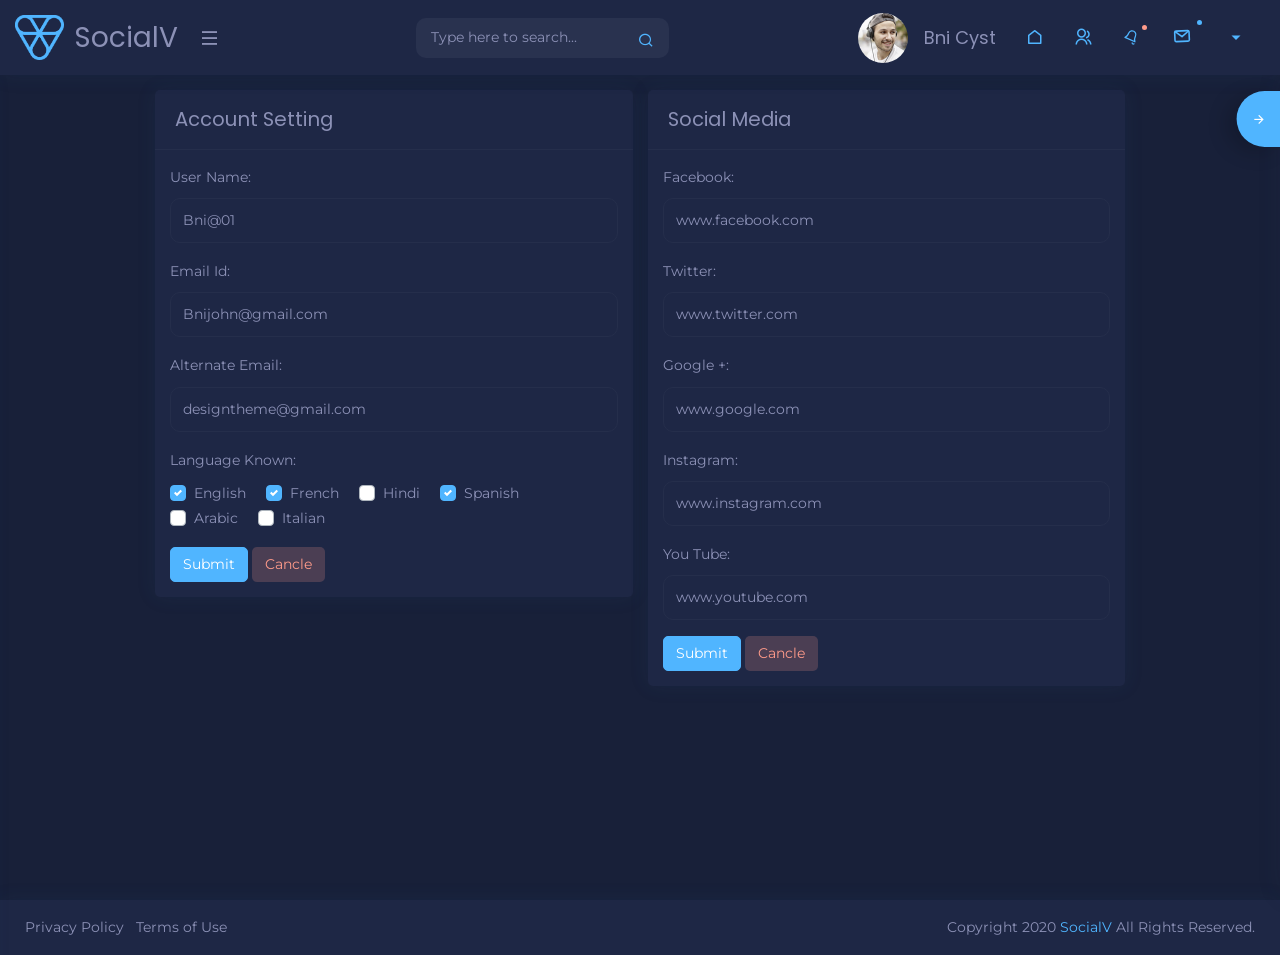
<file: account-setting.html>
<!doctype html>
<html lang="en">
   <head>
      <!-- Required meta tags -->
      <meta charset="utf-8">
      <meta name="viewport" content="width=device-width, initial-scale=1, shrink-to-fit=no">
      <title>SocialV - Responsive Bootstrap 4 Admin Dashboard Template</title>
      <!-- Favicon -->
      <link rel="shortcut icon" href="images/favicon.ico" />
      <!-- Bootstrap CSS -->
      <link rel="stylesheet" href="css/bootstrap.min.css">
      <!-- Typography CSS -->
      <link rel="stylesheet" href="css/typography.css">
      <!-- Style CSS -->
      <link rel="stylesheet" href="css/style.css">
      <!-- Responsive CSS -->
      <link rel="stylesheet" href="css/responsive.css">
   </head>
   <body class="sidebar-main-active right-column-fixed">
      <!-- loader Start -->
      <div id="loading">
         <div id="loading-center">
         </div>
      </div>
      <!-- loader END -->
      <!-- Wrapper Start -->
      <div class="wrapper">
         <!-- Sidebar  -->
         <div class="iq-sidebar">
            <div id="sidebar-scrollbar">
               <nav class="iq-sidebar-menu">
                  <ul id="iq-sidebar-toggle" class="iq-menu">
                     <li>
                        <a href="index.html" class="iq-waves-effect"><i class="las la-newspaper"></i><span>Newsfeed</span></a>
                     </li>
                     <li>
                        <a href="profile.html" class="iq-waves-effect"><i class="las la-user"></i><span>Profile</span></a>
                     </li>
                     <li>
                        <a href="friend-list.html" class="iq-waves-effect"><i class="las la-user-friends"></i><span>Friend Lists</span></a>
                     </li>
                     <li>
                        <a href="group.html" class="iq-waves-effect"><i class="las la-users"></i><span>Group</span></a>
                     </li>
                     <li>
                        <a href="profile-images.html" class="iq-waves-effect"><i class="las la-image"></i><span>Profile Image</span></a>
                     </li>
                     <li>
                        <a href="profile-video.html" class="iq-waves-effect"><i class="las la-video"></i><span>Profile Video</span></a>
                     </li>
                     <li>
                        <a href="profile-event.html" class="iq-waves-effect"><i class="las la-film"></i><span>Profile Events</span></a>
                     </li>
                     <li>
                        <a href="notification.html" class="iq-waves-effect"><i class="las la-bell"></i><span>Notification</span></a>
                     </li>
                     <li>
                        <a href="file.html" class="iq-waves-effect"><i class="las la-file"></i><span>Files</span></a>
                     </li>
                     <li>
                        <a href="friend-request.html" class="iq-waves-effect"><i class="las la-anchor"></i><span>Friend Request</span></a>
                     </li>
                     <li>
                        <a href="chat.html" class="iq-waves-effect"><i class="lab la-rocketchat"></i><span>Chat</span></a>
                     </li>
                     <li>
                        <a href="todo.html" class="iq-waves-effect"><i class="las la-check-circle"></i><span>Todo</span></a>
                     </li>
                     <li>
                        <a href="calendar.html" class="iq-waves-effect"><i class="las la-calendar"></i><span>Calendar</span></a>
                     </li>
                     <li>
                        <a href="birthday.html" class="iq-waves-effect"><i class="las la-birthday-cake"></i><span>Birthday</span></a>
                     </li>
                     <li>
                        <a href="weather.html" class="iq-waves-effect"><i class="ri-snowy-line"></i><span>Weather</span></a>
                     </li>
                     <li>
                        <a href="music.html" class="iq-waves-effect"><i class="ri-play-circle-line"></i><span>Music</span></a>
                     </li>
                     <li>
                        <a href="#mailbox" class="iq-waves-effect collapsed"  data-toggle="collapse" aria-expanded="false"><i class="ri-mail-line"></i><span>Email</span><i class="ri-arrow-right-s-line iq-arrow-right"></i></a>
                        <ul id="mailbox" class="iq-submenu collapse" data-parent="#iq-sidebar-toggle">
                           <li><a href="app/index.html"><i class="ri-inbox-line"></i>Inbox</a></li>
                           <li><a href="app/email-compose.html"><i class="ri-edit-line"></i>Email Compose</a></li>
                        </ul>
                     </li>
                     <li>
                        <a href="#ui-elements" class="iq-waves-effect collapsed"  data-toggle="collapse" aria-expanded="false"><i class="ri-focus-2-line"></i><span>Ui-Elements</span><i class="ri-arrow-right-s-line iq-arrow-right"></i></a>
                        <ul id="ui-elements" class="iq-submenu collapse" data-parent="#iq-sidebar-toggle">
                           <li>
                              <a href="#ui-kit" class="iq-waves-effect collapsed" data-toggle="collapse" aria-expanded="false"><i class="ri-pencil-ruler-line"></i><span>UI Kit</span><i class="ri-arrow-right-s-line iq-arrow-right"></i></a>
                              <ul id="ui-kit" class="iq-submenu collapse" data-parent="#ui-elements">
                                 <li><a href="ui-colors.html"><i class="ri-font-color"></i>colors</a></li>
                                 <li><a href="ui-typography.html"><i class="ri-text"></i>Typography</a></li>
                                 <li><a href="ui-alerts.html"><i class="ri-alert-line"></i>Alerts</a></li>
                                 <li><a href="ui-badges.html"><i class="ri-building-3-line"></i>Badges</a></li>
                                 <li><a href="ui-breadcrumb.html"><i class="ri-menu-2-line"></i>Breadcrumb</a></li>
                                 <li><a href="ui-buttons.html"><i class="ri-checkbox-blank-line"></i>Buttons</a></li>
                                 <li><a href="ui-cards.html"><i class="ri-bank-card-line"></i>Cards</a></li>
                                 <li><a href="ui-carousel.html"><i class="ri-slideshow-line"></i>Carousel</a></li>
                                 <li><a href="ui-embed-video.html"><i class="ri-slideshow-2-line"></i>Video</a></li>
                                 <li><a href="ui-grid.html"><i class="ri-grid-line"></i>Grid</a></li>
                                 <li><a href="ui-images.html"><i class="ri-image-line"></i>Images</a></li>
                                 <li><a href="ui-list-group.html"><i class="ri-file-list-3-line"></i>list Group</a></li>
                                 <li><a href="ui-media-object.html"><i class="ri-camera-line"></i>Media</a></li>
                                 <li><a href="ui-modal.html"><i class="ri-stop-mini-line"></i>Modal</a></li>
                                 <li><a href="ui-notifications.html"><i class="ri-notification-line"></i>Notifications</a></li>
                                 <li><a href="ui-pagination.html"><i class="ri-pages-line"></i>Pagination</a></li>
                                 <li><a href="ui-popovers.html"><i class="ri-folder-shield-2-line"></i>Popovers</a></li>
                                 <li><a href="ui-progressbars.html"><i class="ri-battery-low-line"></i>Progressbars</a></li>
                                 <li><a href="ui-tabs.html"><i class="ri-database-line"></i>Tabs</a></li>
                                 <li><a href="ui-tooltips.html"><i class="ri-record-mail-line"></i>Tooltips</a></li>
                              </ul>
                           </li>
                           <li>
                              <a href="#forms" class="iq-waves-effect collapsed" data-toggle="collapse" aria-expanded="false"><i class="ri-profile-line"></i><span>Forms</span><i class="ri-arrow-right-s-line iq-arrow-right"></i></a>
                              <ul id="forms" class="iq-submenu collapse" data-parent="#ui-elements">
                                 <li><a href="form-layout.html"><i class="ri-tablet-line"></i>Form Elements</a></li>
                                 <li><a href="form-validation.html"><i class="ri-device-line"></i>Form Validation</a></li>
                                 <li><a href="form-switch.html"><i class="ri-toggle-line"></i>Form Switch</a></li>
                                 <li><a href="form-chechbox.html"><i class="ri-checkbox-line"></i>Form Checkbox</a></li>
                                 <li><a href="form-radio.html"><i class="ri-radio-button-line"></i>Form Radio</a></li>
                              </ul>
                           </li>
                           <li>
                              <a href="#wizard-form" class="iq-waves-effect collapsed" data-toggle="collapse" aria-expanded="false"><i class="ri-archive-drawer-line"></i><span>Forms Wizard</span><i class="ri-arrow-right-s-line iq-arrow-right"></i></a>
                              <ul id="wizard-form" class="iq-submenu collapse" data-parent="#ui-elements">
                                 <li><a href="form-wizard.html"><i class="ri-clockwise-line"></i>Simple Wizard</a></li>
                                 <li><a href="form-wizard-validate.html"><i class="ri-clockwise-2-line"></i>Validate Wizard</a></li>
                                 <li><a href="form-wizard-vertical.html"><i class="ri-anticlockwise-line"></i>Vertical Wizard</a></li>
                              </ul>
                           </li>
                           <li>
                              <a href="#tables" class="iq-waves-effect collapsed" data-toggle="collapse" aria-expanded="false"><i class="ri-table-line"></i><span>Table</span><i class="ri-arrow-right-s-line iq-arrow-right"></i></a>
                              <ul id="tables" class="iq-submenu collapse" data-parent="#ui-elements">
                                 <li><a href="tables-basic.html"><i class="ri-table-line"></i>Basic Tables</a></li>
                                 <li><a href="data-table.html"><i class="ri-database-line"></i>Data Table</a></li>
                                 <li><a href="table-editable.html"><i class="ri-refund-line"></i>Editable Table</a></li>
                              </ul>
                           </li>
                           <li>
                              <a href="#icons" class="iq-waves-effect collapsed" data-toggle="collapse" aria-expanded="false"><i class="ri-list-check"></i><span>Icons</span><i class="ri-arrow-right-s-line iq-arrow-right"></i></a>
                              <ul id="icons" class="iq-submenu collapse" data-parent="#ui-elements">
                                 <li><a href="icon-dripicons.html"><i class="ri-stack-line"></i>Dripicons</a></li>
                                 <li><a href="icon-fontawesome-5.html"><i class="ri-facebook-fill"></i>Font Awesome 5</a></li>
                                 <li><a href="icon-lineawesome.html"><i class="ri-keynote-line"></i>line Awesome</a></li>
                                 <li><a href="icon-remixicon.html"><i class="ri-remixicon-line"></i>Remixicon</a></li>
                                 <li><a href="icon-unicons.html"><i class="ri-underline"></i>unicons</a></li>
                              </ul>
                           </li>
                        </ul>
                     </li>
                     <li>
                        <a href="#pages" class="iq-waves-effect collapsed"  data-toggle="collapse" aria-expanded="false"><i class="ri-pages-line"></i><span>Pages</span><i class="ri-arrow-right-s-line iq-arrow-right"></i></a>
                        <ul id="pages" class="iq-submenu collapse" data-parent="#iq-sidebar-toggle">
                           <li>
                              <a href="#authentication" class="iq-waves-effect collapsed" data-toggle="collapse" aria-expanded="false"><i class="ri-pages-line"></i><span>Authentication</span><i class="ri-arrow-right-s-line iq-arrow-right"></i></a>
                              <ul id="authentication" class="iq-submenu collapse" data-parent="#pages">
                                 <li><a href="sign-in.html"><i class="ri-login-box-line"></i>Login</a></li>
                                 <li><a href="sign-up.html"><i class="ri-login-circle-line"></i>Register</a></li>
                                 <li><a href="pages-recoverpw.html"><i class="ri-record-mail-line"></i>Recover Password</a></li>
                                 <li><a href="pages-confirm-mail.html"><i class="ri-file-code-line"></i>Confirm Mail</a></li>
                                 <li><a href="pages-lock-screen.html"><i class="ri-lock-line"></i>Lock Screen</a></li>
                              </ul>
                           </li>
                           <li>
                              <a href="#extra-pages" class="iq-waves-effect collapsed" data-toggle="collapse" aria-expanded="false"><i class="ri-pantone-line"></i><span>Extra Pages</span><i class="ri-arrow-right-s-line iq-arrow-right"></i></a>
                              <ul id="extra-pages" class="iq-submenu collapse" data-parent="#pages">
                                 <li><a href="pages-timeline.html"><i class="ri-map-pin-time-line"></i>Timeline</a></li>
                                 <li><a href="pages-invoice.html"><i class="ri-question-answer-line"></i>Invoice</a></li>
                                 <li><a href="blank-page.html"><i class="ri-invision-line"></i>Blank Page</a></li>
                                 <li><a href="pages-error.html"><i class="ri-error-warning-line"></i>Error 404</a></li>
                                 <li><a href="pages-error-500.html"><i class="ri-error-warning-line"></i>Error 500</a></li>
                                 <li><a href="pages-pricing.html"><i class="ri-price-tag-line"></i>Pricing</a></li>
                                 <li><a href="pages-pricing-one.html"><i class="ri-price-tag-2-line"></i>Pricing 1</a></li>
                                 <li><a href="pages-maintenance.html"><i class="ri-archive-line"></i>Maintenance</a></li>
                                 <li><a href="pages-comingsoon.html"><i class="ri-mastercard-line"></i>Coming Soon</a></li>
                                 <li><a href="pages-faq.html"><i class="ri-compasses-line"></i>Faq</a></li>
                              </ul>
                           </li>
                        </ul>
                     </li>
                     
                  </ul>
               </nav>
               <div class="p-3"></div>
            </div>
         </div>
         <!-- TOP Nav Bar -->
         <div class="iq-top-navbar">
            <div class="iq-navbar-custom">
               <nav class="navbar navbar-expand-lg navbar-light p-0">
                  <div class="iq-navbar-logo d-flex justify-content-between">
                     <a href="index.html">
                     <img src="images/logo.png" class="img-fluid" alt="">
                     <span>SocialV</span>
                     </a>
                     <div class="iq-menu-bt align-self-center">
                     <div class="wrapper-menu">
                        <div class="main-circle"><i class="ri-menu-line"></i></div>
                     </div>
                  </div>
                  </div>
                  <div class="iq-search-bar">
                     <form action="#" class="searchbox">
                        <input type="text" class="text search-input" placeholder="Type here to search...">
                        <a class="search-link" href="#"><i class="ri-search-line"></i></a>
                     </form>
                  </div>
                  <button class="navbar-toggler" type="button" data-toggle="collapse" data-target="#navbarSupportedContent" aria-controls="navbarSupportedContent"  aria-label="Toggle navigation">
                  <i class="ri-menu-3-line"></i>
                  </button>
                  <div class="collapse navbar-collapse" id="navbarSupportedContent">
                     <ul class="navbar-nav ml-auto navbar-list">
                        <li>
                           <a href="profile.html" class="iq-waves-effect d-flex align-items-center">
                              <img src="images/user/1.jpg" class="img-fluid rounded-circle mr-3" alt="user">
                              <div class="caption">
                                 <h6 class="mb-0 line-height">Bni Cyst</h6>
                              </div>
                           </a>
                        </li>
                        <li>
                           <a href="index.html" class="iq-waves-effect d-flex align-items-center">
                           <i class="ri-home-line"></i>
                           </a>
                        </li>
                        <li class="nav-item">
                           <a class="search-toggle iq-waves-effect" href="#"><i class="ri-group-line"></i></a>
                           <div class="iq-sub-dropdown iq-sub-dropdown-large">
                              <div class="iq-card shadow-none m-0">
                                 <div class="iq-card-body p-0 ">
                                    <div class="bg-primary p-3">
                                       <h5 class="mb-0 text-white">Friend Request<small class="badge  badge-light float-right pt-1">4</small></h5>
                                    </div>
                                    <div class="iq-friend-request">
                                       <div class="iq-sub-card iq-sub-card-big d-flex align-items-center justify-content-between" >
                                          <div class="d-flex align-items-center">
                                             <div class="">
                                                <img class="avatar-40 rounded" src="images/user/01.jpg" alt="">
                                             </div>
                                             <div class="media-body ml-3">
                                                <h6 class="mb-0 ">Jaques Amole</h6>
                                                <p class="mb-0">40  friends</p>
                                             </div>
                                          </div>
                                          <div class="d-flex align-items-center">
                                             <a href="javascript:void();" class="mr-3 btn btn-primary rounded">Confirm</a>
                                             <a href="javascript:void();" class="mr-3 btn btn-secondary rounded">Delete Request</a>                                    
                                          </div>
                                       </div>
                                    </div>
                                    <div class="iq-friend-request">
                                       <div class="iq-sub-card iq-sub-card-big d-flex align-items-center justify-content-between" >
                                          <div class="d-flex align-items-center">
                                             <div class="">
                                                <img class="avatar-40 rounded" src="images/user/02.jpg" alt="">
                                             </div>
                                             <div class="media-body ml-3">
                                                <h6 class="mb-0 ">Lucy Tania</h6>
                                                <p class="mb-0">12  friends</p>
                                             </div>
                                          </div>
                                          <div class="d-flex align-items-center">
                                             <a href="javascript:void();" class="mr-3 btn btn-primary rounded">Confirm</a>
                                             <a href="javascript:void();" class="mr-3 btn btn-secondary rounded">Delete Request</a>                                    
                                          </div>
                                       </div>
                                    </div>
                                    <div class="iq-friend-request">
                                       <div class="iq-sub-card iq-sub-card-big d-flex align-items-center justify-content-between" >
                                          <div class="d-flex align-items-center">
                                             <div class="">
                                                <img class="avatar-40 rounded" src="images/user/03.jpg" alt="">
                                             </div>
                                             <div class="media-body ml-3">
                                                <h6 class="mb-0 ">Manny Petty</h6>
                                                <p class="mb-0">3  friends</p>
                                             </div>
                                          </div>
                                          <div class="d-flex align-items-center">
                                             <a href="javascript:void();" class="mr-3 btn btn-primary rounded">Confirm</a>
                                             <a href="javascript:void();" class="mr-3 btn btn-secondary rounded">Delete Request</a>                                    
                                          </div>
                                       </div>
                                    </div>
                                    <div class="iq-friend-request">
                                       <div class="iq-sub-card iq-sub-card-big d-flex align-items-center justify-content-between" >
                                          <div class="d-flex align-items-center">
                                             <div class="">
                                                <img class="avatar-40 rounded" src="images/user/04.jpg" alt="">
                                             </div>
                                             <div class="media-body ml-3">
                                                <h6 class="mb-0 ">Marsha Mello</h6>
                                                <p class="mb-0">15  friends</p>
                                             </div>
                                          </div>
                                          <div class="d-flex align-items-center">
                                             <a href="javascript:void();" class="mr-3 btn btn-primary rounded">Confirm</a>
                                             <a href="javascript:void();" class="mr-3 btn btn-secondary rounded">Delete Request</a>                                    
                                          </div>
                                       </div>
                                    </div>
                                    <div class="text-center">
                                       <a href="#" class="mr-3 btn text-primary">View More Request</a>
                                    </div>
                                 </div>
                              </div>
                           </div>
                        </li>
                        <li class="nav-item">
                           <a href="#" class="search-toggle iq-waves-effect">
                              <div id="lottie-beil"></div>
                              <span class="bg-danger dots"></span>
                           </a>
                           <div class="iq-sub-dropdown">
                              <div class="iq-card shadow-none m-0">
                                 <div class="iq-card-body p-0 ">
                                    <div class="bg-primary p-3">
                                       <h5 class="mb-0 text-white">All Notifications<small class="badge  badge-light float-right pt-1">4</small></h5>
                                    </div>
                                    <a href="#" class="iq-sub-card" >
                                       <div class="media align-items-center">
                                          <div class="">
                                             <img class="avatar-40 rounded" src="images/user/01.jpg" alt="">
                                          </div>
                                          <div class="media-body ml-3">
                                             <h6 class="mb-0 ">Emma Watson Bni</h6>
                                             <small class="float-right font-size-12">Just Now</small>
                                             <p class="mb-0">95 MB</p>
                                          </div>
                                       </div>
                                    </a>
                                    <a href="#" class="iq-sub-card" >
                                       <div class="media align-items-center">
                                          <div class="">
                                             <img class="avatar-40 rounded" src="images/user/02.jpg" alt="">
                                          </div>
                                          <div class="media-body ml-3">
                                             <h6 class="mb-0 ">New customer is join</h6>
                                             <small class="float-right font-size-12">5 days ago</small>
                                             <p class="mb-0">Cyst Bni</p>
                                          </div>
                                       </div>
                                    </a>
                                    <a href="#" class="iq-sub-card" >
                                       <div class="media align-items-center">
                                          <div class="">
                                             <img class="avatar-40 rounded" src="images/user/03.jpg" alt="">
                                          </div>
                                          <div class="media-body ml-3">
                                             <h6 class="mb-0 ">Two customer is left</h6>
                                             <small class="float-right font-size-12">2 days ago</small>
                                             <p class="mb-0">Cyst Bni</p>
                                          </div>
                                       </div>
                                    </a>
                                    <a href="#" class="iq-sub-card" >
                                       <div class="media align-items-center">
                                          <div class="">
                                             <img class="avatar-40 rounded" src="images/user/04.jpg" alt="">
                                          </div>
                                          <div class="media-body ml-3">
                                             <h6 class="mb-0 ">New Mail from Fenny</h6>
                                             <small class="float-right font-size-12">3 days ago</small>
                                             <p class="mb-0">Cyst Bni</p>
                                          </div>
                                       </div>
                                    </a>
                                 </div>
                              </div>
                           </div>
                        </li>
                        <li class="nav-item dropdown">
                           <a href="#" class="search-toggle iq-waves-effect">
                              <div id="lottie-mail"></div>
                              <span class="bg-primary count-mail"></span>
                           </a>
                           <div class="iq-sub-dropdown">
                              <div class="iq-card shadow-none m-0">
                                 <div class="iq-card-body p-0 ">
                                    <div class="bg-primary p-3">
                                       <h5 class="mb-0 text-white">All Messages<small class="badge  badge-light float-right pt-1">5</small></h5>
                                    </div>
                                    <a href="#" class="iq-sub-card" >
                                       <div class="media align-items-center">
                                          <div class="">
                                             <img class="avatar-40 rounded" src="images/user/01.jpg" alt="">
                                          </div>
                                          <div class="media-body ml-3">
                                             <h6 class="mb-0 ">Bni Emma Watson</h6>
                                             <small class="float-left font-size-12">13 Jun</small>
                                          </div>
                                       </div>
                                    </a>
                                    <a href="#" class="iq-sub-card" >
                                       <div class="media align-items-center">
                                          <div class="">
                                             <img class="avatar-40 rounded" src="images/user/02.jpg" alt="">
                                          </div>
                                          <div class="media-body ml-3">
                                             <h6 class="mb-0 ">Lorem Ipsum Watson</h6>
                                             <small class="float-left font-size-12">20 Apr</small>
                                          </div>
                                       </div>
                                    </a>
                                    <a href="#" class="iq-sub-card" >
                                       <div class="media align-items-center">
                                          <div class="">
                                             <img class="avatar-40 rounded" src="images/user/03.jpg" alt="">
                                          </div>
                                          <div class="media-body ml-3">
                                             <h6 class="mb-0 ">Why do we use it?</h6>
                                             <small class="float-left font-size-12">30 Jun</small>
                                          </div>
                                       </div>
                                    </a>
                                    <a href="#" class="iq-sub-card" >
                                       <div class="media align-items-center">
                                          <div class="">
                                             <img class="avatar-40 rounded" src="images/user/04.jpg" alt="">
                                          </div>
                                          <div class="media-body ml-3">
                                             <h6 class="mb-0 ">Variations Passages</h6>
                                             <small class="float-left font-size-12">12 Sep</small>
                                          </div>
                                       </div>
                                    </a>
                                    <a href="#" class="iq-sub-card" >
                                       <div class="media align-items-center">
                                          <div class="">
                                             <img class="avatar-40 rounded" src="images/user/05.jpg" alt="">
                                          </div>
                                          <div class="media-body ml-3">
                                             <h6 class="mb-0 ">Lorem Ipsum generators</h6>
                                             <small class="float-left font-size-12">5 Dec</small>
                                          </div>
                                       </div>
                                    </a>
                                 </div>
                              </div>
                           </div>
                        </li>
                     </ul>
                      <ul class="navbar-list">
                        <li>
                           <a href="#" class="search-toggle iq-waves-effect d-flex align-items-center">
                           <i class="ri-arrow-down-s-fill"></i>
                           </a>
                           <div class="iq-sub-dropdown iq-user-dropdown">
                              <div class="iq-card shadow-none m-0">
                                 <div class="iq-card-body p-0 ">
                                    <div class="bg-primary p-3 line-height">
                                       <h5 class="mb-0 text-white line-height">Hello Bni Cyst</h5>
                                       <span class="text-white font-size-12">Available</span>
                                    </div>
                                    <a href="profile.html" class="iq-sub-card iq-bg-primary-hover">
                                       <div class="media align-items-center">
                                          <div class="rounded iq-card-icon iq-bg-primary">
                                             <i class="ri-file-user-line"></i>
                                          </div>
                                          <div class="media-body ml-3">
                                             <h6 class="mb-0 ">My Profile</h6>
                                             <p class="mb-0 font-size-12">View personal profile details.</p>
                                          </div>
                                       </div>
                                    </a>
                                    <a href="profile-edit.html" class="iq-sub-card iq-bg-warning-hover">
                                       <div class="media align-items-center">
                                          <div class="rounded iq-card-icon iq-bg-warning">
                                             <i class="ri-profile-line"></i>
                                          </div>
                                          <div class="media-body ml-3">
                                             <h6 class="mb-0 ">Edit Profile</h6>
                                             <p class="mb-0 font-size-12">Modify your personal details.</p>
                                          </div>
                                       </div>
                                    </a>
                                    <a href="account-setting.html" class="iq-sub-card iq-bg-info-hover">
                                       <div class="media align-items-center">
                                          <div class="rounded iq-card-icon iq-bg-info">
                                             <i class="ri-account-box-line"></i>
                                          </div>
                                          <div class="media-body ml-3">
                                             <h6 class="mb-0 ">Account settings</h6>
                                             <p class="mb-0 font-size-12">Manage your account parameters.</p>
                                          </div>
                                       </div>
                                    </a>
                                    <a href="privacy-setting.html" class="iq-sub-card iq-bg-danger-hover">
                                       <div class="media align-items-center">
                                          <div class="rounded iq-card-icon iq-bg-danger">
                                             <i class="ri-lock-line"></i>
                                          </div>
                                          <div class="media-body ml-3">
                                             <h6 class="mb-0 ">Privacy Settings</h6>
                                             <p class="mb-0 font-size-12">Control your privacy parameters.</p>
                                          </div>
                                       </div>
                                    </a>
                                    <div class="d-inline-block w-100 text-center p-3">
                                       <a class="bg-primary iq-sign-btn" href="sign-in.html" role="button">Sign out<i class="ri-login-box-line ml-2"></i></a>
                                    </div>
                                 </div>
                              </div>
                           </div>
                        </li>
                     </ul>
                  </div>
               </nav>
            </div>
         </div>
         <!-- TOP Nav Bar END -->
         <!-- Right Sidebar Panel Start-->
         <div class="right-sidebar-mini right-sidebar">
            <div class="right-sidebar-panel p-0">
               <div class="iq-card shadow-none">
                  <div class="iq-card-body p-0">
                     <div class="media-height p-3">
                        <div class="media align-items-center mb-4">
                           <div class="iq-profile-avatar status-online">
                              <img class="rounded-circle avatar-50" src="images/user/01.jpg" alt="">
                           </div>
                           <div class="media-body ml-3">
                              <h6 class="mb-0"><a href="#">Anna Sthesia</a></h6>
                              <p class="mb-0">Admin</p>
                           </div>
                        </div>
                        <div class="media align-items-center mb-4">
                           <div class="iq-profile-avatar status-online">
                              <img class="rounded-circle avatar-50" src="images/user/02.jpg" alt="">
                           </div>
                           <div class="media-body ml-3">
                              <h6 class="mb-0"><a href="#">Paul Molive</a></h6>
                              <p class="mb-0">Admin</p>
                           </div>
                        </div>
                        <div class="media align-items-center mb-4">
                           <div class="iq-profile-avatar status-online">
                              <img class="rounded-circle avatar-50" src="images/user/03.jpg" alt="">
                           </div>
                           <div class="media-body ml-3">
                              <h6 class="mb-0"><a href="#">Anna Mull</a></h6>
                              <p class="mb-0">Admin</p>
                           </div>
                        </div>
                        <div class="media align-items-center mb-4">
                           <div class="iq-profile-avatar status-online">
                              <img class="rounded-circle avatar-50" src="images/user/04.jpg" alt="">
                           </div>
                           <div class="media-body ml-3">
                              <h6 class="mb-0"><a href="#">Paige Turner</a></h6>
                              <p class="mb-0">Admin</p>
                           </div>
                        </div>
                        <div class="media align-items-center mb-4">
                           <div class="iq-profile-avatar status-online">
                              <img class="rounded-circle avatar-50" src="images/user/01.jpg" alt="">
                           </div>
                           <div class="media-body ml-3">
                              <h6 class="mb-0"><a href="#">Bob Frapples</a></h6>
                              <p class="mb-0">Admin</p>
                           </div>
                        </div>
                        <div class="media align-items-center mb-4">
                           <div class="iq-profile-avatar status-online">
                              <img class="rounded-circle avatar-50" src="images/user/02.jpg" alt="">
                           </div>
                           <div class="media-body ml-3">
                              <h6 class="mb-0"><a href="#">Barb Ackue</a></h6>
                              <p class="mb-0">Admin</p>
                           </div>
                        </div>
                        <div class="media align-items-center mb-4">
                           <div class="iq-profile-avatar status-online">
                              <img class="rounded-circle avatar-50" src="images/user/03.jpg" alt="">
                           </div>
                           <div class="media-body ml-3">
                              <h6 class="mb-0"><a href="#">Greta Life</a></h6>
                              <p class="mb-0">Admin</p>
                           </div>
                        </div>
                        <div class="media align-items-center mb-4">
                           <div class="iq-profile-avatar status-away">
                              <img class="rounded-circle avatar-50" src="images/user/04.jpg" alt="">
                           </div>
                           <div class="media-body ml-3">
                              <h6 class="mb-0"><a href="#">Ira Membrit</a></h6>
                              <p class="mb-0">Admin</p>
                           </div>
                        </div>
                        <div class="media align-items-center mb-4">
                           <div class="iq-profile-avatar status-away">
                              <img class="rounded-circle avatar-50" src="images/user/01.jpg" alt="">
                           </div>
                           <div class="media-body ml-3">
                              <h6 class="mb-0"><a href="#">Pete Sariya</a></h6>
                              <p class="mb-0">Admin</p>
                           </div>
                        </div>
                        <div class="media align-items-center">
                           <div class="iq-profile-avatar">
                              <img class="rounded-circle avatar-50" src="images/user/02.jpg" alt="">
                           </div>
                           <div class="media-body ml-3">
                              <h6 class="mb-0"><a href="#">Monty Carlo</a></h6>
                              <p class="mb-0">Admin</p>
                           </div>
                        </div>
                     </div>
                     <div class="right-sidebar-toggle bg-primary mt-3">
                        <i class="ri-arrow-left-line side-left-icon"></i>
                        <i class="ri-arrow-right-line side-right-icon"><span class="ml-3 d-inline-block">Close Menu</span></i> 
                     </div>
                  </div>
               </div>
            </div>
         </div>
         <!-- Right Sidebar Panel End-->
         <!-- Page Content  -->
         <div id="content-page" class="content-page">
            <div class="container">
               <div class="row">
                  <div class="col-lg-6">
                     <div class="iq-card">
                        <div class="iq-card-header d-flex justify-content-between">
                           <div class="iq-header-title">
                              <h4 class="card-title">Account Setting</h4>
                           </div>
                        </div>
                        <div class="iq-card-body">
                           <div class="acc-edit">
                              <form>
                                 <div class="form-group">
                                    <label for="uname">User Name:</label>
                                    <input type="text" class="form-control" id="uname" value="Bni@01">
                                 </div>
                                 <div class="form-group">
                                    <label for="email">Email Id:</label>
                                    <input type="email" class="form-control" id="email" value="Bnijohn@gmail.com">
                                 </div>
                                 <div class="form-group">
                                    <label for="altemail">Alternate Email:</label>
                                    <input type="email" class="form-control" id="altemail" value="designtheme@gmail.com">
                                 </div>
                                 <div class="form-group">
                                    <label class="d-block">Language Known:</label>
                                    <div class="custom-control custom-checkbox custom-control-inline">
                                       <input type="checkbox" class="custom-control-input" id="english" checked="">
                                       <label class="custom-control-label" for="english">English</label>
                                    </div>
                                    <div class="custom-control custom-checkbox custom-control-inline">
                                       <input type="checkbox" class="custom-control-input" id="french" checked="">
                                       <label class="custom-control-label" for="french">French</label>
                                    </div>
                                    <div class="custom-control custom-checkbox custom-control-inline">
                                       <input type="checkbox" class="custom-control-input" id="hindi">
                                       <label class="custom-control-label" for="hindi">Hindi</label>
                                    </div>
                                    <div class="custom-control custom-checkbox custom-control-inline">
                                       <input type="checkbox" class="custom-control-input" id="spanish" checked="">
                                       <label class="custom-control-label" for="spanish">Spanish</label>
                                    </div>
                                    <div class="custom-control custom-checkbox custom-control-inline">
                                       <input type="checkbox" class="custom-control-input" id="arabic">
                                       <label class="custom-control-label" for="arabic">Arabic</label>
                                    </div>
                                    <div class="custom-control custom-checkbox custom-control-inline">
                                       <input type="checkbox" class="custom-control-input" id="italian">
                                       <label class="custom-control-label" for="italian">Italian</label>
                                    </div>
                                 </div>
                                 <button type="submit" class="btn btn-primary">Submit</button>
                                 <button type="reset" class="btn iq-bg-danger">Cancle</button>
                              </form>
                           </div>
                        </div>
                     </div>
                  </div>
                  <div class="col-lg-6">
                     <div class="iq-card">
                        <div class="iq-card-header d-flex justify-content-between">
                           <div class="iq-header-title">
                              <h4 class="card-title">Social Media</h4>
                           </div>
                        </div>
                        <div class="iq-card-body">
                           <div class="acc-edit">
                              <form>
                                 <div class="form-group">
                                    <label for="facebook">Facebook:</label>
                                    <input type="text" class="form-control" id="facebook" value="www.facebook.com">
                                 </div>
                                 <div class="form-group">
                                    <label for="twitter">Twitter:</label>
                                    <input type="text" class="form-control" id="twitter" value="www.twitter.com">
                                 </div>
                                 <div class="form-group">
                                    <label for="google">Google +:</label>
                                    <input type="text" class="form-control" id="google" value="www.google.com">
                                 </div>
                                 <div class="form-group">
                                    <label for="instagram">Instagram:</label>
                                    <input type="text" class="form-control" id="instagram" value="www.instagram.com">
                                 </div>
                                 <div class="form-group">
                                    <label for="youtube">You Tube:</label>
                                    <input type="text" class="form-control" id="youtube" value="www.youtube.com">
                                 </div>
                                 <button type="submit" class="btn btn-primary">Submit</button>
                                 <button type="reset" class="btn iq-bg-danger">Cancle</button>
                              </form>
                           </div>
                        </div>
                     </div>
                  </div>
               </div>
            </div>
         </div>
      </div>
      <!-- Wrapper END -->
      <!-- Footer -->
      <footer class="bg-white iq-footer">
         <div class="container-fluid">
            <div class="row">
               <div class="col-lg-6">
                  <ul class="list-inline mb-0">
                     <li class="list-inline-item"><a href="privacy-policy.html">Privacy Policy</a></li>
                     <li class="list-inline-item"><a href="terms-of-service.html">Terms of Use</a></li>
                  </ul>
               </div>
               <div class="col-lg-6 text-right">
                  Copyright 2020 <a href="#">SocialV</a> All Rights Reserved.
               </div>
            </div>
         </div>
      </footer>
      <!-- Footer END -->
      <!-- Optional JavaScript -->
      <!-- jQuery first, then Popper.js, then Bootstrap JS -->
      <script src="js/jquery.min.js"></script>
      <script src="js/popper.min.js"></script>
      <script src="js/bootstrap.min.js"></script>
      <!-- Appear JavaScript -->
      <script src="js/jquery.appear.js"></script>
      <!-- Countdown JavaScript -->
      <script src="js/countdown.min.js"></script>
      <!-- Counterup JavaScript -->
      <script src="js/waypoints.min.js"></script>
      <script src="js/jquery.counterup.min.js"></script>
      <!-- Wow JavaScript -->
      <script src="js/wow.min.js"></script>
      <!-- Apexcharts JavaScript -->
      <script src="js/apexcharts.js"></script>
      <!-- Slick JavaScript -->
      <script src="js/slick.min.js"></script>
      <!-- Select2 JavaScript -->
      <script src="js/select2.min.js"></script>
      <!-- Owl Carousel JavaScript -->
      <script src="js/owl.carousel.min.js"></script>
      <!-- Magnific Popup JavaScript -->
      <script src="js/jquery.magnific-popup.min.js"></script>
      <!-- Smooth Scrollbar JavaScript -->
      <script src="js/smooth-scrollbar.js"></script>
      <!-- lottie JavaScript -->
      <script src="js/lottie.js"></script>
      <!-- Chart Custom JavaScript -->
      <script src="js/chart-custom.js"></script>
      <!-- Custom JavaScript -->
      <script src="js/custom.js"></script>
   </body>
</html>
</file>
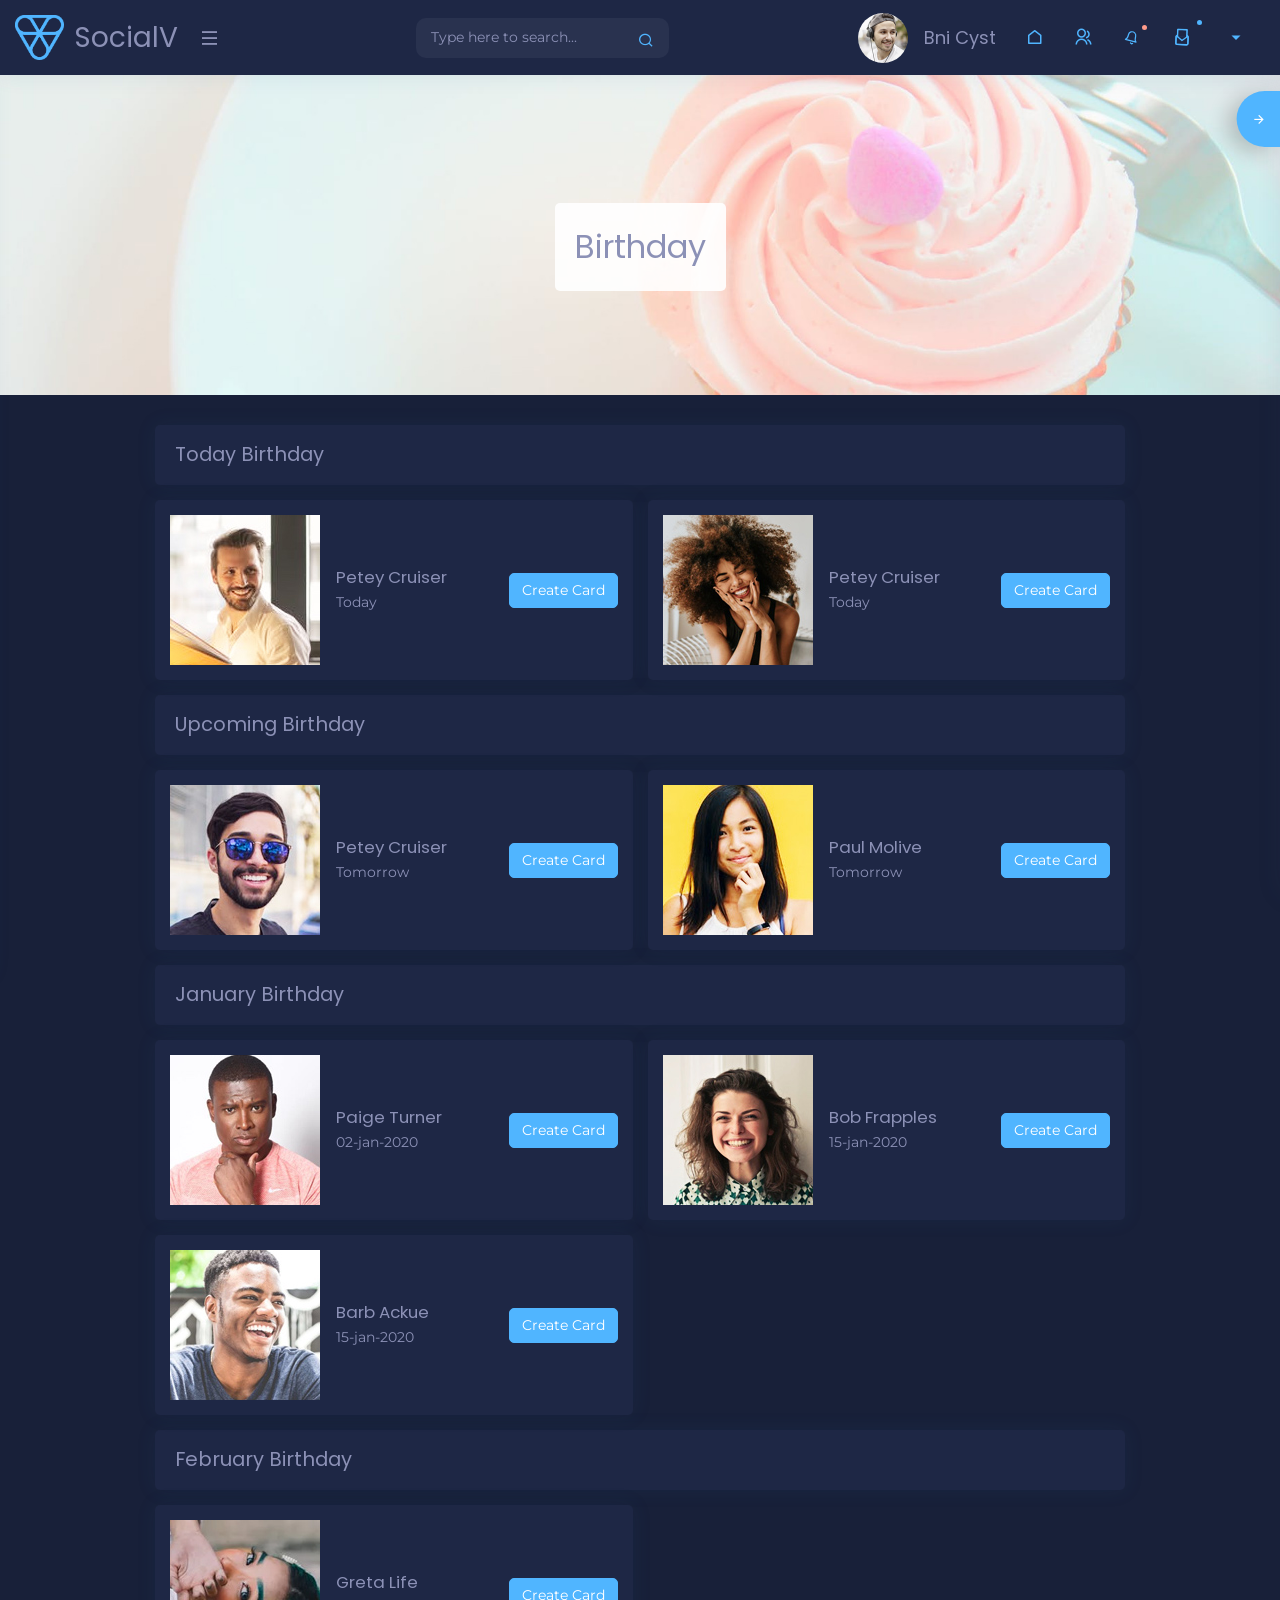
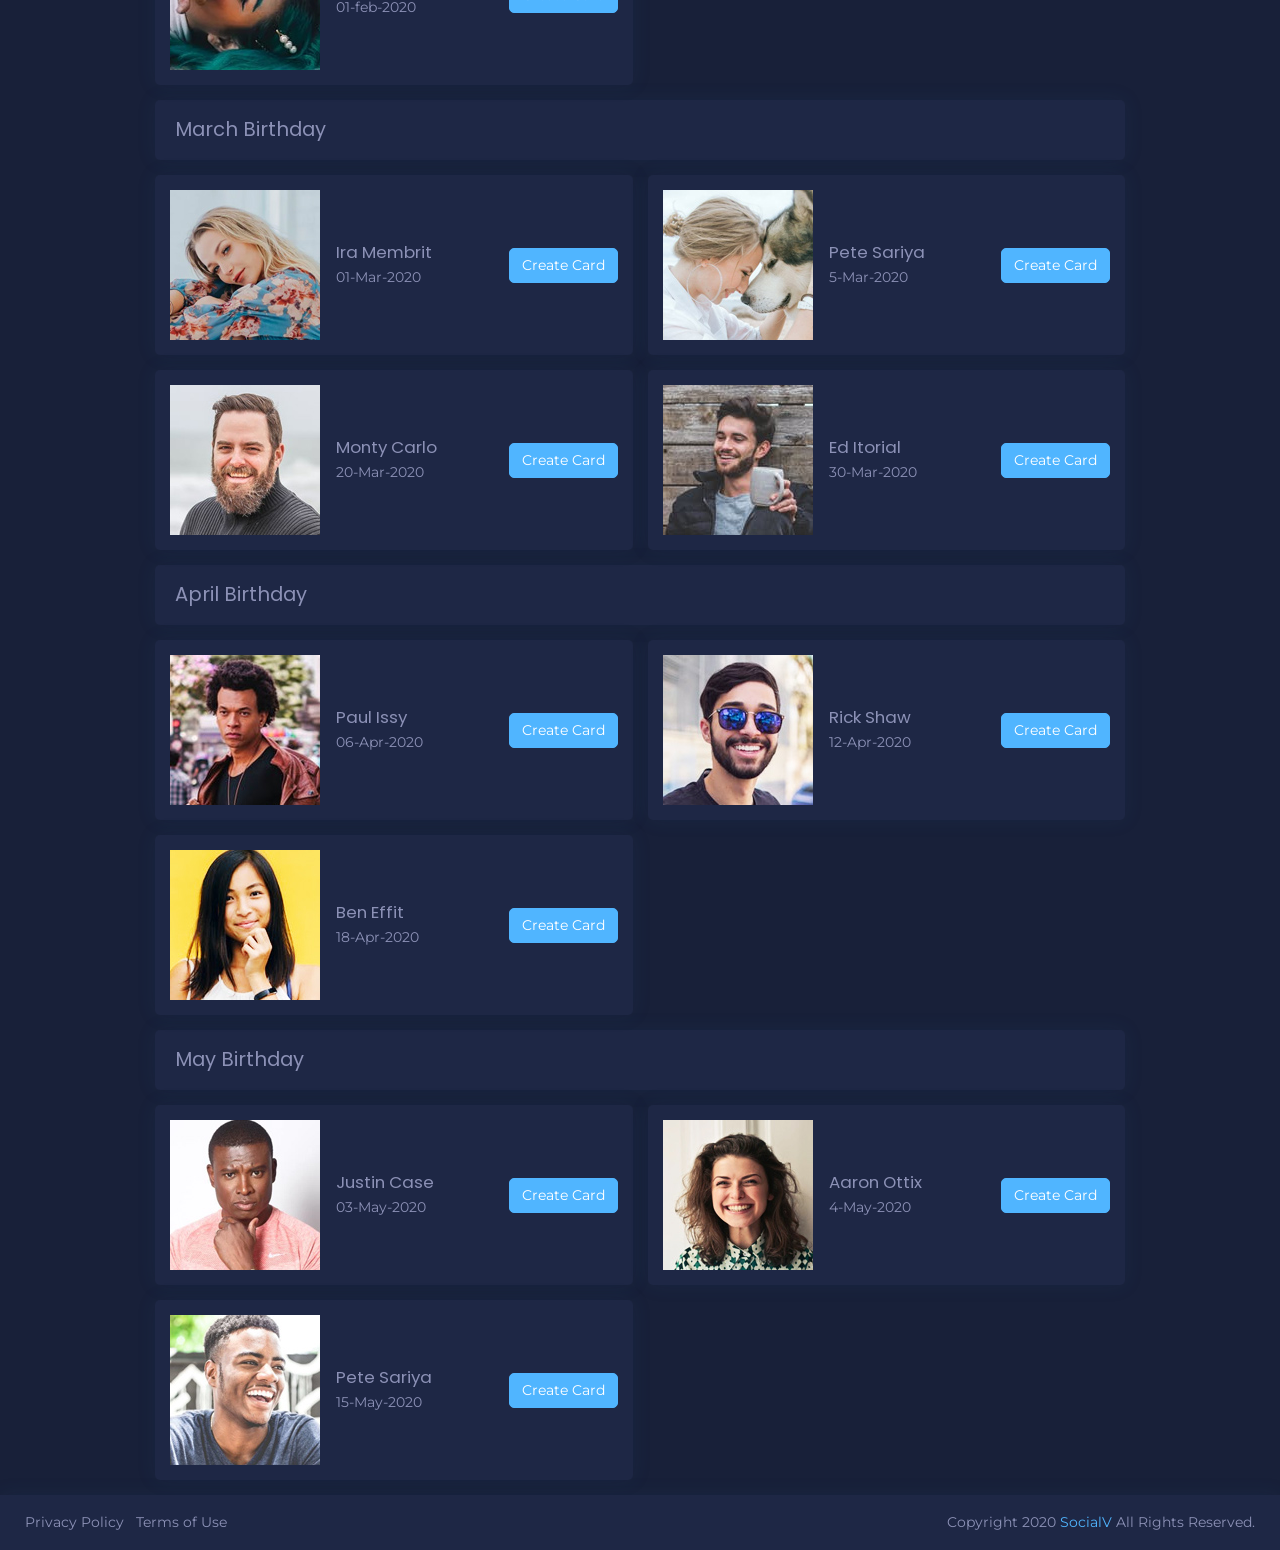
<file: birthday.html>
<!doctype html>
<html lang="en">
   <head>
      <!-- Required meta tags -->
      <meta charset="utf-8">
      <meta name="viewport" content="width=device-width, initial-scale=1, shrink-to-fit=no">
      <title>SocialV - Responsive Bootstrap 4 Admin Dashboard Template</title>
      <!-- Favicon -->
      <link rel="shortcut icon" href="images/favicon.ico" />
      <!-- Bootstrap CSS -->
      <link rel="stylesheet" href="css/bootstrap.min.css">
      <!-- Typography CSS -->
      <link rel="stylesheet" href="css/typography.css">
      <!-- Style CSS -->
      <link rel="stylesheet" href="css/style.css">
      <!-- Responsive CSS -->
      <link rel="stylesheet" href="css/responsive.css">
   </head>
   <body class="sidebar-main-active right-column-fixed">
      <!-- loader Start -->
      <div id="loading">
         <div id="loading-center">
         </div>
      </div>
      <!-- loader END -->
      <!-- Wrapper Start -->
      <div class="wrapper">
         <!-- Sidebar  -->
         <div class="iq-sidebar">
            <div id="sidebar-scrollbar">
               <nav class="iq-sidebar-menu">
                  <ul id="iq-sidebar-toggle" class="iq-menu">
                     <li>
                        <a href="index.html" class="iq-waves-effect"><i class="las la-newspaper"></i><span>Newsfeed</span></a>
                     </li>
                     <li>
                        <a href="profile.html" class="iq-waves-effect"><i class="las la-user"></i><span>Profile</span></a>
                     </li>
                     <li>
                        <a href="friend-list.html" class="iq-waves-effect"><i class="las la-user-friends"></i><span>Friend Lists</span></a>
                     </li>
                     <li>
                        <a href="group.html" class="iq-waves-effect"><i class="las la-users"></i><span>Group</span></a>
                     </li>
                     <li>
                        <a href="profile-images.html" class="iq-waves-effect"><i class="las la-image"></i><span>Profile Image</span></a>
                     </li>
                     <li>
                        <a href="profile-video.html" class="iq-waves-effect"><i class="las la-video"></i><span>Profile Video</span></a>
                     </li>
                     <li>
                        <a href="profile-event.html" class="iq-waves-effect"><i class="las la-film"></i><span>Profile Events</span></a>
                     </li>
                     <li>
                        <a href="notification.html" class="iq-waves-effect"><i class="las la-bell"></i><span>Notification</span></a>
                     </li>
                     <li>
                        <a href="file.html" class="iq-waves-effect"><i class="las la-file"></i><span>Files</span></a>
                     </li>
                     <li>
                        <a href="friend-request.html" class="iq-waves-effect"><i class="las la-anchor"></i><span>Friend Request</span></a>
                     </li>
                     <li>
                        <a href="chat.html" class="iq-waves-effect"><i class="lab la-rocketchat"></i><span>Chat</span></a>
                     </li>
                     <li>
                        <a href="todo.html" class="iq-waves-effect"><i class="las la-check-circle"></i><span>Todo</span></a>
                     </li>
                     <li>
                        <a href="calendar.html" class="iq-waves-effect"><i class="las la-calendar"></i><span>Calendar</span></a>
                     </li>
                     <li class="active">
                        <a href="birthday.html" class="iq-waves-effect"><i class="las la-birthday-cake"></i><span>Birthday</span></a>
                     </li>
                     <li>
                        <a href="weather.html" class="iq-waves-effect"><i class="ri-snowy-line"></i><span>Weather</span></a>
                     </li>
                     <li>
                        <a href="music.html" class="iq-waves-effect"><i class="ri-play-circle-line"></i><span>Music</span></a>
                     </li>
                     <li>
                        <a href="#mailbox" class="iq-waves-effect collapsed"  data-toggle="collapse" aria-expanded="false"><i class="ri-mail-line"></i><span>Email</span><i class="ri-arrow-right-s-line iq-arrow-right"></i></a>
                        <ul id="mailbox" class="iq-submenu collapse" data-parent="#iq-sidebar-toggle">
                           <li><a href="app/index.html"><i class="ri-inbox-line"></i>Inbox</a></li>
                           <li><a href="app/email-compose.html"><i class="ri-edit-line"></i>Email Compose</a></li>
                        </ul>
                     </li>
                     <li>
                        <a href="#ui-elements" class="iq-waves-effect collapsed"  data-toggle="collapse" aria-expanded="false"><i class="ri-focus-2-line"></i><span>Ui-Elements</span><i class="ri-arrow-right-s-line iq-arrow-right"></i></a>
                        <ul id="ui-elements" class="iq-submenu collapse" data-parent="#iq-sidebar-toggle">
                           <li>
                              <a href="#ui-kit" class="iq-waves-effect collapsed" data-toggle="collapse" aria-expanded="false"><i class="ri-pencil-ruler-line"></i><span>UI Kit</span><i class="ri-arrow-right-s-line iq-arrow-right"></i></a>
                              <ul id="ui-kit" class="iq-submenu collapse" data-parent="#ui-elements">
                                 <li><a href="ui-colors.html"><i class="ri-font-color"></i>colors</a></li>
                                 <li><a href="ui-typography.html"><i class="ri-text"></i>Typography</a></li>
                                 <li><a href="ui-alerts.html"><i class="ri-alert-line"></i>Alerts</a></li>
                                 <li><a href="ui-badges.html"><i class="ri-building-3-line"></i>Badges</a></li>
                                 <li><a href="ui-breadcrumb.html"><i class="ri-menu-2-line"></i>Breadcrumb</a></li>
                                 <li><a href="ui-buttons.html"><i class="ri-checkbox-blank-line"></i>Buttons</a></li>
                                 <li><a href="ui-cards.html"><i class="ri-bank-card-line"></i>Cards</a></li>
                                 <li><a href="ui-carousel.html"><i class="ri-slideshow-line"></i>Carousel</a></li>
                                 <li><a href="ui-embed-video.html"><i class="ri-slideshow-2-line"></i>Video</a></li>
                                 <li><a href="ui-grid.html"><i class="ri-grid-line"></i>Grid</a></li>
                                 <li><a href="ui-images.html"><i class="ri-image-line"></i>Images</a></li>
                                 <li><a href="ui-list-group.html"><i class="ri-file-list-3-line"></i>list Group</a></li>
                                 <li><a href="ui-media-object.html"><i class="ri-camera-line"></i>Media</a></li>
                                 <li><a href="ui-modal.html"><i class="ri-stop-mini-line"></i>Modal</a></li>
                                 <li><a href="ui-notifications.html"><i class="ri-notification-line"></i>Notifications</a></li>
                                 <li><a href="ui-pagination.html"><i class="ri-pages-line"></i>Pagination</a></li>
                                 <li><a href="ui-popovers.html"><i class="ri-folder-shield-2-line"></i>Popovers</a></li>
                                 <li><a href="ui-progressbars.html"><i class="ri-battery-low-line"></i>Progressbars</a></li>
                                 <li><a href="ui-tabs.html"><i class="ri-database-line"></i>Tabs</a></li>
                                 <li><a href="ui-tooltips.html"><i class="ri-record-mail-line"></i>Tooltips</a></li>
                              </ul>
                           </li>
                           <li>
                              <a href="#forms" class="iq-waves-effect collapsed" data-toggle="collapse" aria-expanded="false"><i class="ri-profile-line"></i><span>Forms</span><i class="ri-arrow-right-s-line iq-arrow-right"></i></a>
                              <ul id="forms" class="iq-submenu collapse" data-parent="#ui-elements">
                                 <li><a href="form-layout.html"><i class="ri-tablet-line"></i>Form Elements</a></li>
                                 <li><a href="form-validation.html"><i class="ri-device-line"></i>Form Validation</a></li>
                                 <li><a href="form-switch.html"><i class="ri-toggle-line"></i>Form Switch</a></li>
                                 <li><a href="form-chechbox.html"><i class="ri-checkbox-line"></i>Form Checkbox</a></li>
                                 <li><a href="form-radio.html"><i class="ri-radio-button-line"></i>Form Radio</a></li>
                              </ul>
                           </li>
                           <li>
                              <a href="#wizard-form" class="iq-waves-effect collapsed" data-toggle="collapse" aria-expanded="false"><i class="ri-archive-drawer-line"></i><span>Forms Wizard</span><i class="ri-arrow-right-s-line iq-arrow-right"></i></a>
                              <ul id="wizard-form" class="iq-submenu collapse" data-parent="#ui-elements">
                                 <li><a href="form-wizard.html"><i class="ri-clockwise-line"></i>Simple Wizard</a></li>
                                 <li><a href="form-wizard-validate.html"><i class="ri-clockwise-2-line"></i>Validate Wizard</a></li>
                                 <li><a href="form-wizard-vertical.html"><i class="ri-anticlockwise-line"></i>Vertical Wizard</a></li>
                              </ul>
                           </li>
                           <li>
                              <a href="#tables" class="iq-waves-effect collapsed" data-toggle="collapse" aria-expanded="false"><i class="ri-table-line"></i><span>Table</span><i class="ri-arrow-right-s-line iq-arrow-right"></i></a>
                              <ul id="tables" class="iq-submenu collapse" data-parent="#ui-elements">
                                 <li><a href="tables-basic.html"><i class="ri-table-line"></i>Basic Tables</a></li>
                                 <li><a href="data-table.html"><i class="ri-database-line"></i>Data Table</a></li>
                                 <li><a href="table-editable.html"><i class="ri-refund-line"></i>Editable Table</a></li>
                              </ul>
                           </li>
                           <li>
                              <a href="#icons" class="iq-waves-effect collapsed" data-toggle="collapse" aria-expanded="false"><i class="ri-list-check"></i><span>Icons</span><i class="ri-arrow-right-s-line iq-arrow-right"></i></a>
                              <ul id="icons" class="iq-submenu collapse" data-parent="#ui-elements">
                                 <li><a href="icon-dripicons.html"><i class="ri-stack-line"></i>Dripicons</a></li>
                                 <li><a href="icon-fontawesome-5.html"><i class="ri-facebook-fill"></i>Font Awesome 5</a></li>
                                 <li><a href="icon-lineawesome.html"><i class="ri-keynote-line"></i>line Awesome</a></li>
                                 <li><a href="icon-remixicon.html"><i class="ri-remixicon-line"></i>Remixicon</a></li>
                                 <li><a href="icon-unicons.html"><i class="ri-underline"></i>unicons</a></li>
                              </ul>
                           </li>
                        </ul>
                     </li>
                     <li>
                        <a href="#pages" class="iq-waves-effect collapsed"  data-toggle="collapse" aria-expanded="false"><i class="ri-pages-line"></i><span>Pages</span><i class="ri-arrow-right-s-line iq-arrow-right"></i></a>
                        <ul id="pages" class="iq-submenu collapse" data-parent="#iq-sidebar-toggle">
                           <li>
                              <a href="#authentication" class="iq-waves-effect collapsed" data-toggle="collapse" aria-expanded="false"><i class="ri-pages-line"></i><span>Authentication</span><i class="ri-arrow-right-s-line iq-arrow-right"></i></a>
                              <ul id="authentication" class="iq-submenu collapse" data-parent="#pages">
                                 <li><a href="sign-in.html"><i class="ri-login-box-line"></i>Login</a></li>
                                 <li><a href="sign-up.html"><i class="ri-login-circle-line"></i>Register</a></li>
                                 <li><a href="pages-recoverpw.html"><i class="ri-record-mail-line"></i>Recover Password</a></li>
                                 <li><a href="pages-confirm-mail.html"><i class="ri-file-code-line"></i>Confirm Mail</a></li>
                                 <li><a href="pages-lock-screen.html"><i class="ri-lock-line"></i>Lock Screen</a></li>
                              </ul>
                           </li>
                           <li>
                              <a href="#extra-pages" class="iq-waves-effect collapsed" data-toggle="collapse" aria-expanded="false"><i class="ri-pantone-line"></i><span>Extra Pages</span><i class="ri-arrow-right-s-line iq-arrow-right"></i></a>
                              <ul id="extra-pages" class="iq-submenu collapse" data-parent="#pages">
                                 <li><a href="pages-timeline.html"><i class="ri-map-pin-time-line"></i>Timeline</a></li>
                                 <li><a href="pages-invoice.html"><i class="ri-question-answer-line"></i>Invoice</a></li>
                                 <li><a href="blank-page.html"><i class="ri-invision-line"></i>Blank Page</a></li>
                                 <li><a href="pages-error.html"><i class="ri-error-warning-line"></i>Error 404</a></li>
                                 <li><a href="pages-error-500.html"><i class="ri-error-warning-line"></i>Error 500</a></li>
                                 <li><a href="pages-pricing.html"><i class="ri-price-tag-line"></i>Pricing</a></li>
                                 <li><a href="pages-pricing-one.html"><i class="ri-price-tag-2-line"></i>Pricing 1</a></li>
                                 <li><a href="pages-maintenance.html"><i class="ri-archive-line"></i>Maintenance</a></li>
                                 <li><a href="pages-comingsoon.html"><i class="ri-mastercard-line"></i>Coming Soon</a></li>
                                 <li><a href="pages-faq.html"><i class="ri-compasses-line"></i>Faq</a></li>
                              </ul>
                           </li>
                        </ul>
                     </li>
                     
                  </ul>
               </nav>
               <div class="p-3"></div>
            </div>
         </div>
         <!-- TOP Nav Bar -->
         <div class="iq-top-navbar">
            <div class="iq-navbar-custom">
               <nav class="navbar navbar-expand-lg navbar-light p-0">
                  <div class="iq-navbar-logo d-flex justify-content-between">
                     <a href="index.html">
                     <img src="images/logo.png" class="img-fluid" alt="">
                     <span>SocialV</span>
                     </a>
                     <div class="iq-menu-bt align-self-center">
                     <div class="wrapper-menu">
                        <div class="main-circle"><i class="ri-menu-line"></i></div>
                     </div>
                  </div>
                  </div>
                  <div class="iq-search-bar">
                     <form action="#" class="searchbox">
                        <input type="text" class="text search-input" placeholder="Type here to search...">
                        <a class="search-link" href="#"><i class="ri-search-line"></i></a>
                     </form>
                  </div>
                  <button class="navbar-toggler" type="button" data-toggle="collapse" data-target="#navbarSupportedContent" aria-controls="navbarSupportedContent"  aria-label="Toggle navigation">
                  <i class="ri-menu-3-line"></i>
                  </button>
                  <div class="collapse navbar-collapse" id="navbarSupportedContent">
                     <ul class="navbar-nav ml-auto navbar-list">
                        <li>
                           <a href="profile.html" class="iq-waves-effect d-flex align-items-center">
                              <img src="images/user/1.jpg" class="img-fluid rounded-circle mr-3" alt="user">
                              <div class="caption">
                                 <h6 class="mb-0 line-height">Bni Cyst</h6>
                              </div>
                           </a>
                        </li>
                        <li>
                           <a href="index.html" class="iq-waves-effect d-flex align-items-center">
                           <i class="ri-home-line"></i>
                           </a>
                        </li>
                        <li class="nav-item">
                           <a class="search-toggle iq-waves-effect" href="#"><i class="ri-group-line"></i></a>
                           <div class="iq-sub-dropdown iq-sub-dropdown-large">
                              <div class="iq-card shadow-none m-0">
                                 <div class="iq-card-body p-0 ">
                                    <div class="bg-primary p-3">
                                       <h5 class="mb-0 text-white">Friend Request<small class="badge  badge-light float-right pt-1">4</small></h5>
                                    </div>
                                    <div class="iq-friend-request">
                                       <div class="iq-sub-card iq-sub-card-big d-flex align-items-center justify-content-between" >
                                          <div class="d-flex align-items-center">
                                             <div class="">
                                                <img class="avatar-40 rounded" src="images/user/01.jpg" alt="">
                                             </div>
                                             <div class="media-body ml-3">
                                                <h6 class="mb-0 ">Jaques Amole</h6>
                                                <p class="mb-0">40  friends</p>
                                             </div>
                                          </div>
                                          <div class="d-flex align-items-center">
                                             <a href="javascript:void();" class="mr-3 btn btn-primary rounded">Confirm</a>
                                             <a href="javascript:void();" class="mr-3 btn btn-secondary rounded">Delete Request</a>                                    
                                          </div>
                                       </div>
                                    </div>
                                    <div class="iq-friend-request">
                                       <div class="iq-sub-card iq-sub-card-big d-flex align-items-center justify-content-between" >
                                          <div class="d-flex align-items-center">
                                             <div class="">
                                                <img class="avatar-40 rounded" src="images/user/02.jpg" alt="">
                                             </div>
                                             <div class="media-body ml-3">
                                                <h6 class="mb-0 ">Lucy Tania</h6>
                                                <p class="mb-0">12  friends</p>
                                             </div>
                                          </div>
                                          <div class="d-flex align-items-center">
                                             <a href="javascript:void();" class="mr-3 btn btn-primary rounded">Confirm</a>
                                             <a href="javascript:void();" class="mr-3 btn btn-secondary rounded">Delete Request</a>                                    
                                          </div>
                                       </div>
                                    </div>
                                    <div class="iq-friend-request">
                                       <div class="iq-sub-card iq-sub-card-big d-flex align-items-center justify-content-between" >
                                          <div class="d-flex align-items-center">
                                             <div class="">
                                                <img class="avatar-40 rounded" src="images/user/03.jpg" alt="">
                                             </div>
                                             <div class="media-body ml-3">
                                                <h6 class="mb-0 ">Manny Petty</h6>
                                                <p class="mb-0">3  friends</p>
                                             </div>
                                          </div>
                                          <div class="d-flex align-items-center">
                                             <a href="javascript:void();" class="mr-3 btn btn-primary rounded">Confirm</a>
                                             <a href="javascript:void();" class="mr-3 btn btn-secondary rounded">Delete Request</a>                                    
                                          </div>
                                       </div>
                                    </div>
                                    <div class="iq-friend-request">
                                       <div class="iq-sub-card iq-sub-card-big d-flex align-items-center justify-content-between" >
                                          <div class="d-flex align-items-center">
                                             <div class="">
                                                <img class="avatar-40 rounded" src="images/user/04.jpg" alt="">
                                             </div>
                                             <div class="media-body ml-3">
                                                <h6 class="mb-0 ">Marsha Mello</h6>
                                                <p class="mb-0">15  friends</p>
                                             </div>
                                          </div>
                                          <div class="d-flex align-items-center">
                                             <a href="javascript:void();" class="mr-3 btn btn-primary rounded">Confirm</a>
                                             <a href="javascript:void();" class="mr-3 btn btn-secondary rounded">Delete Request</a>                                    
                                          </div>
                                       </div>
                                    </div>
                                    <div class="text-center">
                                       <a href="#" class="mr-3 btn text-primary">View More Request</a>
                                    </div>
                                 </div>
                              </div>
                           </div>
                        </li>
                        <li class="nav-item">
                           <a href="#" class="search-toggle iq-waves-effect">
                              <div id="lottie-beil"></div>
                              <span class="bg-danger dots"></span>
                           </a>
                           <div class="iq-sub-dropdown">
                              <div class="iq-card shadow-none m-0">
                                 <div class="iq-card-body p-0 ">
                                    <div class="bg-primary p-3">
                                       <h5 class="mb-0 text-white">All Notifications<small class="badge  badge-light float-right pt-1">4</small></h5>
                                    </div>
                                    <a href="#" class="iq-sub-card" >
                                       <div class="media align-items-center">
                                          <div class="">
                                             <img class="avatar-40 rounded" src="images/user/01.jpg" alt="">
                                          </div>
                                          <div class="media-body ml-3">
                                             <h6 class="mb-0 ">Emma Watson Bni</h6>
                                             <small class="float-right font-size-12">Just Now</small>
                                             <p class="mb-0">95 MB</p>
                                          </div>
                                       </div>
                                    </a>
                                    <a href="#" class="iq-sub-card" >
                                       <div class="media align-items-center">
                                          <div class="">
                                             <img class="avatar-40 rounded" src="images/user/02.jpg" alt="">
                                          </div>
                                          <div class="media-body ml-3">
                                             <h6 class="mb-0 ">New customer is join</h6>
                                             <small class="float-right font-size-12">5 days ago</small>
                                             <p class="mb-0">Cyst Bni</p>
                                          </div>
                                       </div>
                                    </a>
                                    <a href="#" class="iq-sub-card" >
                                       <div class="media align-items-center">
                                          <div class="">
                                             <img class="avatar-40 rounded" src="images/user/03.jpg" alt="">
                                          </div>
                                          <div class="media-body ml-3">
                                             <h6 class="mb-0 ">Two customer is left</h6>
                                             <small class="float-right font-size-12">2 days ago</small>
                                             <p class="mb-0">Cyst Bni</p>
                                          </div>
                                       </div>
                                    </a>
                                    <a href="#" class="iq-sub-card" >
                                       <div class="media align-items-center">
                                          <div class="">
                                             <img class="avatar-40 rounded" src="images/user/04.jpg" alt="">
                                          </div>
                                          <div class="media-body ml-3">
                                             <h6 class="mb-0 ">New Mail from Fenny</h6>
                                             <small class="float-right font-size-12">3 days ago</small>
                                             <p class="mb-0">Cyst Bni</p>
                                          </div>
                                       </div>
                                    </a>
                                 </div>
                              </div>
                           </div>
                        </li>
                        <li class="nav-item dropdown">
                           <a href="#" class="search-toggle iq-waves-effect">
                              <div id="lottie-mail"></div>
                              <span class="bg-primary count-mail"></span>
                           </a>
                           <div class="iq-sub-dropdown">
                              <div class="iq-card shadow-none m-0">
                                 <div class="iq-card-body p-0 ">
                                    <div class="bg-primary p-3">
                                       <h5 class="mb-0 text-white">All Messages<small class="badge  badge-light float-right pt-1">5</small></h5>
                                    </div>
                                    <a href="#" class="iq-sub-card" >
                                       <div class="media align-items-center">
                                          <div class="">
                                             <img class="avatar-40 rounded" src="images/user/01.jpg" alt="">
                                          </div>
                                          <div class="media-body ml-3">
                                             <h6 class="mb-0 ">Bni Emma Watson</h6>
                                             <small class="float-left font-size-12">13 Jun</small>
                                          </div>
                                       </div>
                                    </a>
                                    <a href="#" class="iq-sub-card" >
                                       <div class="media align-items-center">
                                          <div class="">
                                             <img class="avatar-40 rounded" src="images/user/02.jpg" alt="">
                                          </div>
                                          <div class="media-body ml-3">
                                             <h6 class="mb-0 ">Lorem Ipsum Watson</h6>
                                             <small class="float-left font-size-12">20 Apr</small>
                                          </div>
                                       </div>
                                    </a>
                                    <a href="#" class="iq-sub-card" >
                                       <div class="media align-items-center">
                                          <div class="">
                                             <img class="avatar-40 rounded" src="images/user/03.jpg" alt="">
                                          </div>
                                          <div class="media-body ml-3">
                                             <h6 class="mb-0 ">Why do we use it?</h6>
                                             <small class="float-left font-size-12">30 Jun</small>
                                          </div>
                                       </div>
                                    </a>
                                    <a href="#" class="iq-sub-card" >
                                       <div class="media align-items-center">
                                          <div class="">
                                             <img class="avatar-40 rounded" src="images/user/04.jpg" alt="">
                                          </div>
                                          <div class="media-body ml-3">
                                             <h6 class="mb-0 ">Variations Passages</h6>
                                             <small class="float-left font-size-12">12 Sep</small>
                                          </div>
                                       </div>
                                    </a>
                                    <a href="#" class="iq-sub-card" >
                                       <div class="media align-items-center">
                                          <div class="">
                                             <img class="avatar-40 rounded" src="images/user/05.jpg" alt="">
                                          </div>
                                          <div class="media-body ml-3">
                                             <h6 class="mb-0 ">Lorem Ipsum generators</h6>
                                             <small class="float-left font-size-12">5 Dec</small>
                                          </div>
                                       </div>
                                    </a>
                                 </div>
                              </div>
                           </div>
                        </li>
                     </ul>
                      <ul class="navbar-list">
                        <li>
                           <a href="#" class="search-toggle iq-waves-effect d-flex align-items-center">
                           <i class="ri-arrow-down-s-fill"></i>
                           </a>
                           <div class="iq-sub-dropdown iq-user-dropdown">
                              <div class="iq-card shadow-none m-0">
                                 <div class="iq-card-body p-0 ">
                                    <div class="bg-primary p-3 line-height">
                                       <h5 class="mb-0 text-white line-height">Hello Bni Cyst</h5>
                                       <span class="text-white font-size-12">Available</span>
                                    </div>
                                    <a href="profile.html" class="iq-sub-card iq-bg-primary-hover">
                                       <div class="media align-items-center">
                                          <div class="rounded iq-card-icon iq-bg-primary">
                                             <i class="ri-file-user-line"></i>
                                          </div>
                                          <div class="media-body ml-3">
                                             <h6 class="mb-0 ">My Profile</h6>
                                             <p class="mb-0 font-size-12">View personal profile details.</p>
                                          </div>
                                       </div>
                                    </a>
                                    <a href="profile-edit.html" class="iq-sub-card iq-bg-warning-hover">
                                       <div class="media align-items-center">
                                          <div class="rounded iq-card-icon iq-bg-warning">
                                             <i class="ri-profile-line"></i>
                                          </div>
                                          <div class="media-body ml-3">
                                             <h6 class="mb-0 ">Edit Profile</h6>
                                             <p class="mb-0 font-size-12">Modify your personal details.</p>
                                          </div>
                                       </div>
                                    </a>
                                    <a href="account-setting.html" class="iq-sub-card iq-bg-info-hover">
                                       <div class="media align-items-center">
                                          <div class="rounded iq-card-icon iq-bg-info">
                                             <i class="ri-account-box-line"></i>
                                          </div>
                                          <div class="media-body ml-3">
                                             <h6 class="mb-0 ">Account settings</h6>
                                             <p class="mb-0 font-size-12">Manage your account parameters.</p>
                                          </div>
                                       </div>
                                    </a>
                                    <a href="privacy-setting.html" class="iq-sub-card iq-bg-danger-hover">
                                       <div class="media align-items-center">
                                          <div class="rounded iq-card-icon iq-bg-danger">
                                             <i class="ri-lock-line"></i>
                                          </div>
                                          <div class="media-body ml-3">
                                             <h6 class="mb-0 ">Privacy Settings</h6>
                                             <p class="mb-0 font-size-12">Control your privacy parameters.</p>
                                          </div>
                                       </div>
                                    </a>
                                    <div class="d-inline-block w-100 text-center p-3">
                                       <a class="bg-primary iq-sign-btn" href="sign-in.html" role="button">Sign out<i class="ri-login-box-line ml-2"></i></a>
                                    </div>
                                 </div>
                              </div>
                           </div>
                        </li>
                     </ul>
                  </div>
               </nav>
            </div>
         </div>
         <!-- TOP Nav Bar END -->
         <!-- Right Sidebar Panel Start-->
         <div class="right-sidebar-mini right-sidebar">
            <div class="right-sidebar-panel p-0">
               <div class="iq-card shadow-none">
                  <div class="iq-card-body p-0">
                     <div class="media-height p-3">
                        <div class="media align-items-center mb-4">
                           <div class="iq-profile-avatar status-online">
                              <img class="rounded-circle avatar-50" src="images/user/01.jpg" alt="">
                           </div>
                           <div class="media-body ml-3">
                              <h6 class="mb-0"><a href="#">Anna Sthesia</a></h6>
                              <p class="mb-0">Admin</p>
                           </div>
                        </div>
                        <div class="media align-items-center mb-4">
                           <div class="iq-profile-avatar status-online">
                              <img class="rounded-circle avatar-50" src="images/user/02.jpg" alt="">
                           </div>
                           <div class="media-body ml-3">
                              <h6 class="mb-0"><a href="#">Paul Molive</a></h6>
                              <p class="mb-0">Admin</p>
                           </div>
                        </div>
                        <div class="media align-items-center mb-4">
                           <div class="iq-profile-avatar status-online">
                              <img class="rounded-circle avatar-50" src="images/user/03.jpg" alt="">
                           </div>
                           <div class="media-body ml-3">
                              <h6 class="mb-0"><a href="#">Anna Mull</a></h6>
                              <p class="mb-0">Admin</p>
                           </div>
                        </div>
                        <div class="media align-items-center mb-4">
                           <div class="iq-profile-avatar status-online">
                              <img class="rounded-circle avatar-50" src="images/user/04.jpg" alt="">
                           </div>
                           <div class="media-body ml-3">
                              <h6 class="mb-0"><a href="#">Paige Turner</a></h6>
                              <p class="mb-0">Admin</p>
                           </div>
                        </div>
                        <div class="media align-items-center mb-4">
                           <div class="iq-profile-avatar status-online">
                              <img class="rounded-circle avatar-50" src="images/user/01.jpg" alt="">
                           </div>
                           <div class="media-body ml-3">
                              <h6 class="mb-0"><a href="#">Bob Frapples</a></h6>
                              <p class="mb-0">Admin</p>
                           </div>
                        </div>
                        <div class="media align-items-center mb-4">
                           <div class="iq-profile-avatar status-online">
                              <img class="rounded-circle avatar-50" src="images/user/02.jpg" alt="">
                           </div>
                           <div class="media-body ml-3">
                              <h6 class="mb-0"><a href="#">Barb Ackue</a></h6>
                              <p class="mb-0">Admin</p>
                           </div>
                        </div>
                        <div class="media align-items-center mb-4">
                           <div class="iq-profile-avatar status-online">
                              <img class="rounded-circle avatar-50" src="images/user/03.jpg" alt="">
                           </div>
                           <div class="media-body ml-3">
                              <h6 class="mb-0"><a href="#">Greta Life</a></h6>
                              <p class="mb-0">Admin</p>
                           </div>
                        </div>
                        <div class="media align-items-center mb-4">
                           <div class="iq-profile-avatar status-away">
                              <img class="rounded-circle avatar-50" src="images/user/04.jpg" alt="">
                           </div>
                           <div class="media-body ml-3">
                              <h6 class="mb-0"><a href="#">Ira Membrit</a></h6>
                              <p class="mb-0">Admin</p>
                           </div>
                        </div>
                        <div class="media align-items-center mb-4">
                           <div class="iq-profile-avatar status-away">
                              <img class="rounded-circle avatar-50" src="images/user/01.jpg" alt="">
                           </div>
                           <div class="media-body ml-3">
                              <h6 class="mb-0"><a href="#">Pete Sariya</a></h6>
                              <p class="mb-0">Admin</p>
                           </div>
                        </div>
                        <div class="media align-items-center">
                           <div class="iq-profile-avatar">
                              <img class="rounded-circle avatar-50" src="images/user/02.jpg" alt="">
                           </div>
                           <div class="media-body ml-3">
                              <h6 class="mb-0"><a href="#">Monty Carlo</a></h6>
                              <p class="mb-0">Admin</p>
                           </div>
                        </div>
                     </div>
                     <div class="right-sidebar-toggle bg-primary mt-3">
                        <i class="ri-arrow-left-line side-left-icon"></i>
                        <i class="ri-arrow-right-line side-right-icon"><span class="ml-3 d-inline-block">Close Menu</span></i> 
                     </div>
                  </div>
               </div>
            </div>
         </div>
         <!-- Right Sidebar Panel End-->
         <div class="header-for-bg">
            <div class="background-header position-relative">
               <img src="images/page-img/profile-bg4.jpg" class="img-fluid w-100" alt="profile-bg">
               <div class="title-on-header">
                  <div class="data-block">
                     <h2>Birthday</h2>
                  </div>
               </div>
            </div>
         </div>
         <!-- Page Content  -->
         <div id="content-page" class="content-page">
            <div class="container">
               <div class="row">
                  <div class="col-sm-12">
                     <div class="birthday-block">
                        <div class="iq-card">
                           <div class="iq-card-header d-flex justify-content-between" style="border:none;">
                              <div class="iq-header-title">
                                 <h4 class="card-title">Today Birthday</h4>
                              </div>
                           </div>
                        </div>
                        <div class="row">
                           <div class="col-md-6 col-lg-6">
                              <div class="iq-card">
                                 <div class="iq-card-body">
                                    <div class="iq-birthday-block">
                                       <div class="d-flex align-items-center justify-content-between">
                                          <div class="d-flex align-items-center">
                                             <a href="#">
                                             <img src="images/user/05.jpg" alt="profile-img" class="img-fluid">
                                             </a>
                                             <div class="friend-info ml-3">
                                                <h5>Petey Cruiser</h5>
                                                <p class="mb-0">Today</p>
                                             </div>
                                          </div>
                                          <button class="btn btn-primary">Create Card</button>
                                       </div>
                                    </div>
                                 </div>
                              </div>
                           </div>
                           <div class="col-md-6 col-lg-6">
                              <div class="iq-card">
                                 <div class="iq-card-body">
                                    <div class="iq-birthday-block">
                                       <div class="d-flex align-items-center justify-content-between">
                                          <div class="d-flex align-items-center">
                                             <a href="#">
                                             <img src="images/user/06.jpg" alt="profile-img" class="img-fluid">
                                             </a>
                                             <div class="friend-info ml-3">
                                                <h5>Petey Cruiser</h5>
                                                <p class="mb-0">Today</p>
                                             </div>
                                          </div>
                                          <button class="btn btn-primary">Create Card</button>
                                       </div>
                                    </div>
                                 </div>
                              </div>
                           </div>
                        </div>
                     </div>
                     <div class="birthday-block">
                        <div class="iq-card">
                           <div class="iq-card-header d-flex justify-content-between" style="border:none;">
                              <div class="iq-header-title">
                                 <h4 class="card-title">Upcoming Birthday</h4>
                              </div>
                           </div>
                        </div>
                        <div class="row">
                           <div class="col-md-6 col-lg-6">
                              <div class="iq-card">
                                 <div class="iq-card-body">
                                    <div class="iq-birthday-block">
                                       <div class="d-flex align-items-center justify-content-between">
                                          <div class="d-flex align-items-center">
                                             <a href="#">
                                             <img src="images/user/07.jpg" alt="profile-img" class="img-fluid">
                                             </a>
                                             <div class="friend-info ml-3">
                                                <h5>Petey Cruiser</h5>
                                                <p class="mb-0">Tomorrow</p>
                                             </div>
                                          </div>
                                          <button class="btn btn-primary">Create Card</button>
                                       </div>
                                    </div>
                                 </div>
                              </div>
                           </div>
                           <div class="col-md-6 col-lg-6">
                              <div class="iq-card">
                                 <div class="iq-card-body">
                                    <div class="iq-birthday-block">
                                       <div class="d-flex align-items-center justify-content-between">
                                          <div class="d-flex align-items-center">
                                             <a href="#">
                                             <img src="images/user/08.jpg" alt="profile-img" class="img-fluid">
                                             </a>
                                             <div class="friend-info ml-3">
                                                <h5>Paul Molive</h5>
                                                <p class="mb-0">Tomorrow</p>
                                             </div>
                                          </div>
                                          <button class="btn btn-primary">Create Card</button>
                                       </div>
                                    </div>
                                 </div>
                              </div>
                           </div>
                        </div>
                     </div>
                     <div class="birthday-block">
                        <div class="iq-card">
                           <div class="iq-card-header d-flex justify-content-between" style="border:none;">
                              <div class="iq-header-title">
                                 <h4 class="card-title">January Birthday</h4>
                              </div>
                           </div>
                        </div>
                        <div class="row">
                           <div class="col-md-6 col-lg-6">
                              <div class="iq-card">
                                 <div class="iq-card-body">
                                    <div class="iq-birthday-block">
                                       <div class="d-flex align-items-center justify-content-between">
                                          <div class="d-flex align-items-center">
                                             <a href="#">
                                             <img src="images/user/09.jpg" alt="profile-img" class="img-fluid">
                                             </a>
                                             <div class="friend-info ml-3">
                                                <h5>Paige Turner</h5>
                                                <p class="mb-0">02-jan-2020</p>
                                             </div>
                                          </div>
                                          <button class="btn btn-primary">Create Card</button>
                                       </div>
                                    </div>
                                 </div>
                              </div>
                           </div>
                           <div class="col-md-6 col-lg-6">
                              <div class="iq-card">
                                 <div class="iq-card-body">
                                    <div class="iq-birthday-block">
                                       <div class="d-flex align-items-center justify-content-between">
                                          <div class="d-flex align-items-center">
                                             <a href="#">
                                             <img src="images/user/10.jpg" alt="profile-img" class="img-fluid">
                                             </a>
                                             <div class="friend-info ml-3">
                                                <h5>Bob Frapples</h5>
                                                <p class="mb-0">15-jan-2020</p>
                                             </div>
                                          </div>
                                          <button class="btn btn-primary">Create Card</button>
                                       </div>
                                    </div>
                                 </div>
                              </div>
                           </div>
                           <div class="col-md-6 col-lg-6">
                              <div class="iq-card">
                                 <div class="iq-card-body">
                                    <div class="iq-birthday-block">
                                       <div class="d-flex align-items-center justify-content-between">
                                          <div class="d-flex align-items-center">
                                             <a href="#">
                                             <img src="images/user/13.jpg" alt="profile-img" class="img-fluid">
                                             </a>
                                             <div class="friend-info ml-3">
                                                <h5>Barb Ackue</h5>
                                                <p class="mb-0">15-jan-2020</p>
                                             </div>
                                          </div>
                                          <button class="btn btn-primary">Create Card</button>
                                       </div>
                                    </div>
                                 </div>
                              </div>
                           </div>
                        </div>
                     </div>
                     <div class="birthday-block">
                        <div class="iq-card">
                           <div class="iq-card-header d-flex justify-content-between" style="border:none;">
                              <div class="iq-header-title">
                                 <h4 class="card-title">February Birthday</h4>
                              </div>
                           </div>
                        </div>
                        <div class="row">
                           <div class="col-md-6 col-lg-6">
                              <div class="iq-card">
                                 <div class="iq-card-body">
                                    <div class="iq-birthday-block">
                                       <div class="d-flex align-items-center justify-content-between">
                                          <div class="d-flex align-items-center">
                                             <a href="#">
                                             <img src="images/user/14.jpg" alt="profile-img" class="img-fluid">
                                             </a>
                                             <div class="friend-info ml-3">
                                                <h5>Greta Life</h5>
                                                <p class="mb-0">01-feb-2020</p>
                                             </div>
                                          </div>
                                          <button class="btn btn-primary">Create Card</button>
                                       </div>
                                    </div>
                                 </div>
                              </div>
                           </div>
                        </div>
                     </div>
                     <div class="birthday-block">
                        <div class="iq-card">
                           <div class="iq-card-header d-flex justify-content-between" style="border:none;">
                              <div class="iq-header-title">
                                 <h4 class="card-title">March Birthday</h4>
                              </div>
                           </div>
                        </div>
                        <div class="row">
                           <div class="col-md-6 col-lg-6">
                              <div class="iq-card">
                                 <div class="iq-card-body">
                                    <div class="iq-birthday-block">
                                       <div class="d-flex align-items-center justify-content-between">
                                          <div class="d-flex align-items-center">
                                             <a href="#">
                                             <img src="images/user/15.jpg" alt="profile-img" class="img-fluid">
                                             </a>
                                             <div class="friend-info ml-3">
                                                <h5>Ira Membrit</h5>
                                                <p class="mb-0">01-Mar-2020</p>
                                             </div>
                                          </div>
                                          <button class="btn btn-primary">Create Card</button>
                                       </div>
                                    </div>
                                 </div>
                              </div>
                           </div>
                           <div class="col-md-6 col-lg-6">
                              <div class="iq-card">
                                 <div class="iq-card-body">
                                    <div class="iq-birthday-block">
                                       <div class="d-flex align-items-center justify-content-between">
                                          <div class="d-flex align-items-center">
                                             <a href="#">
                                             <img src="images/user/16.jpg" alt="profile-img" class="img-fluid">
                                             </a>
                                             <div class="friend-info ml-3">
                                                <h5>Pete Sariya</h5>
                                                <p class="mb-0">5-Mar-2020</p>
                                             </div>
                                          </div>
                                          <button class="btn btn-primary">Create Card</button>
                                       </div>
                                    </div>
                                 </div>
                              </div>
                           </div>
                           <div class="col-md-6 col-lg-6">
                              <div class="iq-card">
                                 <div class="iq-card-body">
                                    <div class="iq-birthday-block">
                                       <div class="d-flex align-items-center justify-content-between">
                                          <div class="d-flex align-items-center">
                                             <a href="#">
                                             <img src="images/user/17.jpg" alt="profile-img" class="img-fluid">
                                             </a>
                                             <div class="friend-info ml-3">
                                                <h5>Monty Carlo</h5>
                                                <p class="mb-0">20-Mar-2020</p>
                                             </div>
                                          </div>
                                          <button class="btn btn-primary">Create Card</button>
                                       </div>
                                    </div>
                                 </div>
                              </div>
                           </div>
                           <div class="col-md-6 col-lg-6">
                              <div class="iq-card">
                                 <div class="iq-card-body">
                                    <div class="iq-birthday-block">
                                       <div class="d-flex align-items-center justify-content-between">
                                          <div class="d-flex align-items-center">
                                             <a href="#">
                                             <img src="images/user/18.jpg" alt="profile-img" class="img-fluid">
                                             </a>
                                             <div class="friend-info ml-3">
                                                <h5>Ed Itorial</h5>
                                                <p class="mb-0">30-Mar-2020</p>
                                             </div>
                                          </div>
                                          <button class="btn btn-primary">Create Card</button>
                                       </div>
                                    </div>
                                 </div>
                              </div>
                           </div>
                        </div>
                     </div>
                     <div class="birthday-block">
                        <div class="iq-card">
                           <div class="iq-card-header d-flex justify-content-between" style="border:none;">
                              <div class="iq-header-title">
                                 <h4 class="card-title">April Birthday</h4>
                              </div>
                           </div>
                        </div>
                        <div class="row">
                           <div class="col-md-6 col-lg-6">
                              <div class="iq-card">
                                 <div class="iq-card-body">
                                    <div class="iq-birthday-block">
                                       <div class="d-flex align-items-center justify-content-between">
                                          <div class="d-flex align-items-center">
                                             <a href="#">
                                             <img src="images/user/19.jpg" alt="profile-img" class="img-fluid">
                                             </a>
                                             <div class="friend-info ml-3">
                                                <h5>Paul Issy</h5>
                                                <p class="mb-0">06-Apr-2020</p>
                                             </div>
                                          </div>
                                          <button class="btn btn-primary">Create Card</button>
                                       </div>
                                    </div>
                                 </div>
                              </div>
                           </div>
                           <div class="col-md-6 col-lg-6">
                              <div class="iq-card">
                                 <div class="iq-card-body">
                                    <div class="iq-birthday-block">
                                       <div class="d-flex align-items-center justify-content-between">
                                          <div class="d-flex align-items-center">
                                             <a href="#">
                                             <img src="images/user/07.jpg" alt="profile-img" class="img-fluid">
                                             </a>
                                             <div class="friend-info ml-3">
                                                <h5>Rick Shaw</h5>
                                                <p class="mb-0">12-Apr-2020</p>
                                             </div>
                                          </div>
                                          <button class="btn btn-primary">Create Card</button>
                                       </div>
                                    </div>
                                 </div>
                              </div>
                           </div>
                           <div class="col-md-6 col-lg-6">
                              <div class="iq-card">
                                 <div class="iq-card-body">
                                    <div class="iq-birthday-block">
                                       <div class="d-flex align-items-center justify-content-between">
                                          <div class="d-flex align-items-center">
                                             <a href="#">
                                             <img src="images/user/08.jpg" alt="profile-img" class="img-fluid">
                                             </a>
                                             <div class="friend-info ml-3">
                                                <h5>Ben Effit</h5>
                                                <p class="mb-0">18-Apr-2020</p>
                                             </div>
                                          </div>
                                          <button class="btn btn-primary">Create Card</button>
                                       </div>
                                    </div>
                                 </div>
                              </div>
                           </div>
                        </div>
                     </div>
                     <div class="birthday-block">
                        <div class="iq-card">
                           <div class="iq-card-header d-flex justify-content-between" style="border:none;">
                              <div class="iq-header-title">
                                 <h4 class="card-title">May Birthday</h4>
                              </div>
                           </div>
                        </div>
                        <div class="row">
                           <div class="col-md-6 col-lg-6">
                              <div class="iq-card">
                                 <div class="iq-card-body">
                                    <div class="iq-birthday-block">
                                       <div class="d-flex align-items-center justify-content-between">
                                          <div class="d-flex align-items-center">
                                             <a href="#">
                                             <img src="images/user/09.jpg" alt="profile-img" class="img-fluid">
                                             </a>
                                             <div class="friend-info ml-3">
                                                <h5>Justin Case</h5>
                                                <p class="mb-0">03-May-2020</p>
                                             </div>
                                          </div>
                                          <button class="btn btn-primary">Create Card</button>
                                       </div>
                                    </div>
                                 </div>
                              </div>
                           </div>
                           <div class="col-md-6 col-lg-6">
                              <div class="iq-card">
                                 <div class="iq-card-body">
                                    <div class="iq-birthday-block">
                                       <div class="d-flex align-items-center justify-content-between">
                                          <div class="d-flex align-items-center">
                                             <a href="#">
                                             <img src="images/user/10.jpg" alt="profile-img" class="img-fluid">
                                             </a>
                                             <div class="friend-info ml-3">
                                                <h5>Aaron Ottix</h5>
                                                <p class="mb-0">4-May-2020</p>
                                             </div>
                                          </div>
                                          <button class="btn btn-primary">Create Card</button>
                                       </div>
                                    </div>
                                 </div>
                              </div>
                           </div>
                           <div class="col-md-6 col-lg-6">
                              <div class="iq-card">
                                 <div class="iq-card-body">
                                    <div class="iq-birthday-block">
                                       <div class="d-flex align-items-center justify-content-between">
                                          <div class="d-flex align-items-center">
                                             <a href="#">
                                             <img src="images/user/13.jpg" alt="profile-img" class="img-fluid">
                                             </a>
                                             <div class="friend-info ml-3">
                                                <h5>Pete Sariya</h5>
                                                <p class="mb-0">15-May-2020</p>
                                             </div>
                                          </div>
                                          <button class="btn btn-primary">Create Card</button>
                                       </div>
                                    </div>
                                 </div>
                              </div>
                           </div>
                        </div>
                     </div>
                  </div>
               </div>
            </div>
         </div>
      </div>
      <!-- Wrapper END -->
      <!-- Footer -->
      <footer class="bg-white iq-footer">
         <div class="container-fluid">
            <div class="row">
               <div class="col-lg-6">
                  <ul class="list-inline mb-0">
                     <li class="list-inline-item"><a href="privacy-policy.html">Privacy Policy</a></li>
                     <li class="list-inline-item"><a href="terms-of-service.html">Terms of Use</a></li>
                  </ul>
               </div>
               <div class="col-lg-6 text-right">
                  Copyright 2020 <a href="#">SocialV</a> All Rights Reserved.
               </div>
            </div>
         </div>
      </footer>
      <!-- Footer END -->
      <!-- Optional JavaScript -->
      <!-- jQuery first, then Popper.js, then Bootstrap JS -->
      <script src="js/jquery.min.js"></script>
      <script src="js/popper.min.js"></script>
      <script src="js/bootstrap.min.js"></script>
      <!-- Appear JavaScript -->
      <script src="js/jquery.appear.js"></script>
      <!-- Countdown JavaScript -->
      <script src="js/countdown.min.js"></script>
      <!-- Counterup JavaScript -->
      <script src="js/waypoints.min.js"></script>
      <script src="js/jquery.counterup.min.js"></script>
      <!-- Wow JavaScript -->
      <script src="js/wow.min.js"></script>
      <!-- Apexcharts JavaScript -->
      <script src="js/apexcharts.js"></script>
      <!-- Slick JavaScript -->
      <script src="js/slick.min.js"></script>
      <!-- Select2 JavaScript -->
      <script src="js/select2.min.js"></script>
      <!-- Owl Carousel JavaScript -->
      <script src="js/owl.carousel.min.js"></script>
      <!-- Magnific Popup JavaScript -->
      <script src="js/jquery.magnific-popup.min.js"></script>
      <!-- Smooth Scrollbar JavaScript -->
      <script src="js/smooth-scrollbar.js"></script>
      <!-- lottie JavaScript -->
      <script src="js/lottie.js"></script>
      <!-- am core JavaScript -->
      <script src="js/core.js"></script>
      <!-- am charts JavaScript -->
      <script src="js/charts.js"></script>
      <!-- am animated JavaScript -->
      <script src="js/animated.js"></script>
      <!-- am kelly JavaScript -->
      <script src="js/kelly.js"></script>
      <!-- am maps JavaScript -->
      <script src="js/maps.js"></script>
      <!-- am worldLow JavaScript -->
      <script src="js/worldLow.js"></script>
      <!-- Chart Custom JavaScript -->
      <script src="js/chart-custom.js"></script>
      <!-- Custom JavaScript -->
      <script src="js/custom.js"></script>
   </body>
</html>
</file>
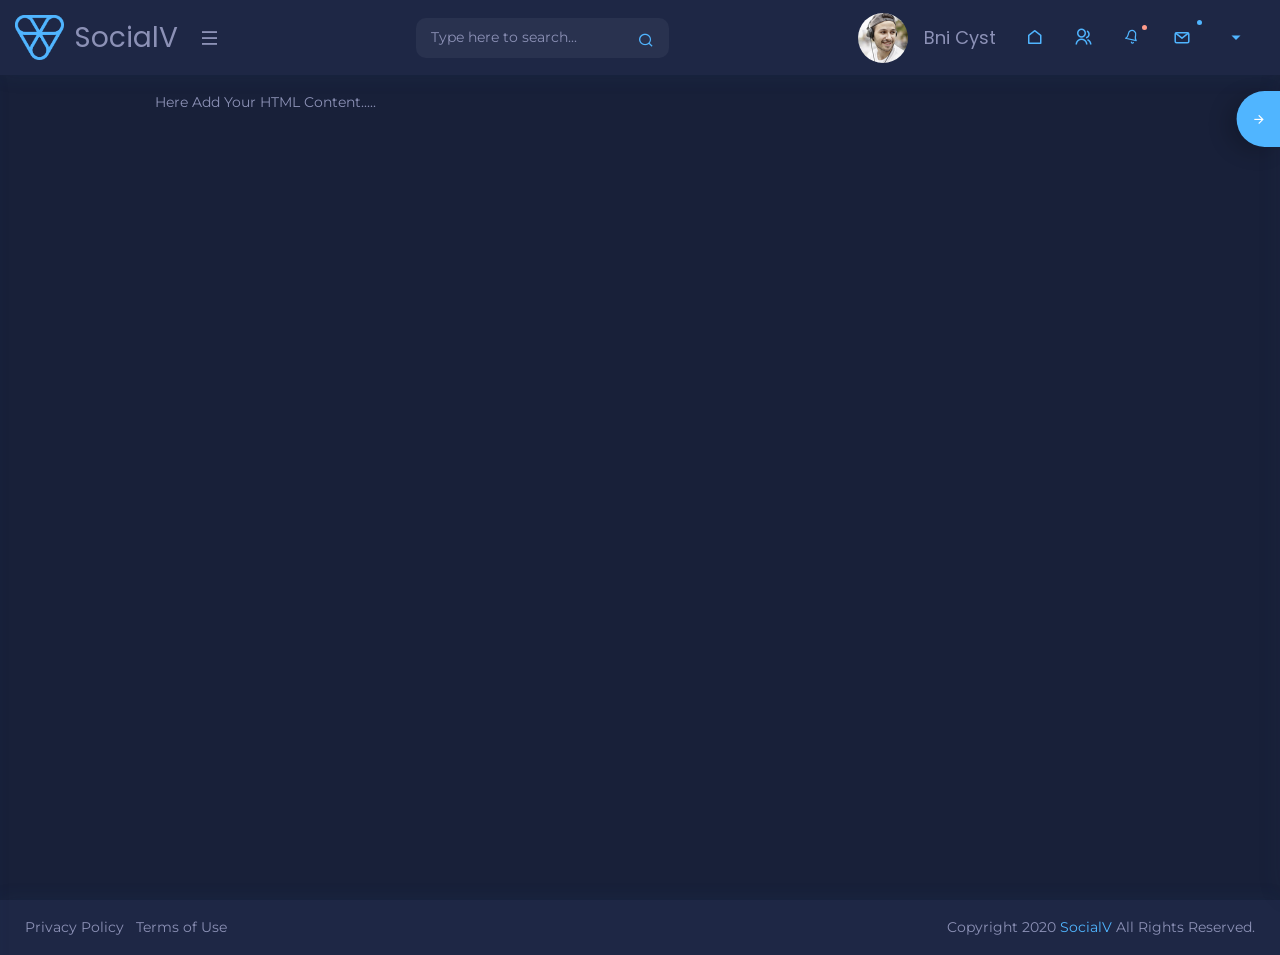
<file: blank-page.html>
<!doctype html>
<html lang="en">
   <head>
      <!-- Required meta tags -->
      <meta charset="utf-8">
      <meta name="viewport" content="width=device-width, initial-scale=1, shrink-to-fit=no">
      <title>SocialV - Responsive Bootstrap 4 Admin Dashboard Template</title>
      <!-- Favicon -->
      <link rel="shortcut icon" href="images/favicon.ico" />
      <!-- Bootstrap CSS -->
      <link rel="stylesheet" href="css/bootstrap.min.css">
      <!-- Typography CSS -->
      <link rel="stylesheet" href="css/typography.css">
      <!-- Style CSS -->
      <link rel="stylesheet" href="css/style.css">
      <!-- Responsive CSS -->
      <link rel="stylesheet" href="css/responsive.css">
   </head>
   <body class="sidebar-main-active right-column-fixed">
      <!-- loader Start -->
      <div id="loading">
         <div id="loading-center">
         </div>
      </div>
      <!-- loader END -->
      <!-- Wrapper Start -->
      <div class="wrapper">
         <!-- Sidebar  -->
         <div class="iq-sidebar">
            <div id="sidebar-scrollbar">
               <nav class="iq-sidebar-menu">
                  <ul id="iq-sidebar-toggle" class="iq-menu">
                     <li>
                        <a href="index.html" class="iq-waves-effect"><i class="las la-newspaper"></i><span>Newsfeed</span></a>
                     </li>
                     <li>
                        <a href="profile.html" class="iq-waves-effect"><i class="las la-user"></i><span>Profile</span></a>
                     </li>
                     <li>
                        <a href="friend-list.html" class="iq-waves-effect"><i class="las la-user-friends"></i><span>Friend Lists</span></a>
                     </li>
                     <li>
                        <a href="group.html" class="iq-waves-effect"><i class="las la-users"></i><span>Group</span></a>
                     </li>
                     <li>
                        <a href="profile-images.html" class="iq-waves-effect"><i class="las la-image"></i><span>Profile Image</span></a>
                     </li>
                     <li>
                        <a href="profile-video.html" class="iq-waves-effect"><i class="las la-video"></i><span>Profile Video</span></a>
                     </li>
                     <li>
                        <a href="profile-event.html" class="iq-waves-effect"><i class="las la-film"></i><span>Profile Events</span></a>
                     </li>
                     <li>
                        <a href="notification.html" class="iq-waves-effect"><i class="las la-bell"></i><span>Notification</span></a>
                     </li>
                     <li>
                        <a href="file.html" class="iq-waves-effect"><i class="las la-file"></i><span>Files</span></a>
                     </li>
                     <li>
                        <a href="friend-request.html" class="iq-waves-effect"><i class="las la-anchor"></i><span>Friend Request</span></a>
                     </li>
                     <li>
                        <a href="chat.html" class="iq-waves-effect"><i class="lab la-rocketchat"></i><span>Chat</span></a>
                     </li>
                     <li>
                        <a href="todo.html" class="iq-waves-effect"><i class="las la-check-circle"></i><span>Todo</span></a>
                     </li>
                     <li>
                        <a href="calendar.html" class="iq-waves-effect"><i class="las la-calendar"></i><span>Calendar</span></a>
                     </li>
                     <li>
                        <a href="birthday.html" class="iq-waves-effect"><i class="las la-birthday-cake"></i><span>Birthday</span></a>
                     </li>
                     <li>
                        <a href="weather.html" class="iq-waves-effect"><i class="ri-snowy-line"></i><span>Weather</span></a>
                     </li>
                     <li>
                        <a href="music.html" class="iq-waves-effect"><i class="ri-play-circle-line"></i><span>Music</span></a>
                     </li>
                     <li>
                        <a href="#mailbox" class="iq-waves-effect collapsed"  data-toggle="collapse" aria-expanded="false"><i class="ri-mail-line"></i><span>Email</span><i class="ri-arrow-right-s-line iq-arrow-right"></i></a>
                        <ul id="mailbox" class="iq-submenu collapse" data-parent="#iq-sidebar-toggle">
                           <li><a href="app/index.html"><i class="ri-inbox-line"></i>Inbox</a></li>
                           <li><a href="app/email-compose.html"><i class="ri-edit-line"></i>Email Compose</a></li>
                        </ul>
                     </li>
                     <li>
                        <a href="#ui-elements" class="iq-waves-effect collapsed"  data-toggle="collapse" aria-expanded="false"><i class="ri-focus-2-line"></i><span>Ui-Elements</span><i class="ri-arrow-right-s-line iq-arrow-right"></i></a>
                        <ul id="ui-elements" class="iq-submenu collapse" data-parent="#iq-sidebar-toggle">
                           <li>
                              <a href="#ui-kit" class="iq-waves-effect collapsed" data-toggle="collapse" aria-expanded="false"><i class="ri-pencil-ruler-line"></i><span>UI Kit</span><i class="ri-arrow-right-s-line iq-arrow-right"></i></a>
                              <ul id="ui-kit" class="iq-submenu collapse" data-parent="#ui-elements">
                                 <li><a href="ui-colors.html"><i class="ri-font-color"></i>colors</a></li>
                                 <li><a href="ui-typography.html"><i class="ri-text"></i>Typography</a></li>
                                 <li><a href="ui-alerts.html"><i class="ri-alert-line"></i>Alerts</a></li>
                                 <li><a href="ui-badges.html"><i class="ri-building-3-line"></i>Badges</a></li>
                                 <li><a href="ui-breadcrumb.html"><i class="ri-menu-2-line"></i>Breadcrumb</a></li>
                                 <li><a href="ui-buttons.html"><i class="ri-checkbox-blank-line"></i>Buttons</a></li>
                                 <li><a href="ui-cards.html"><i class="ri-bank-card-line"></i>Cards</a></li>
                                 <li><a href="ui-carousel.html"><i class="ri-slideshow-line"></i>Carousel</a></li>
                                 <li><a href="ui-embed-video.html"><i class="ri-slideshow-2-line"></i>Video</a></li>
                                 <li><a href="ui-grid.html"><i class="ri-grid-line"></i>Grid</a></li>
                                 <li><a href="ui-images.html"><i class="ri-image-line"></i>Images</a></li>
                                 <li><a href="ui-list-group.html"><i class="ri-file-list-3-line"></i>list Group</a></li>
                                 <li><a href="ui-media-object.html"><i class="ri-camera-line"></i>Media</a></li>
                                 <li><a href="ui-modal.html"><i class="ri-stop-mini-line"></i>Modal</a></li>
                                 <li><a href="ui-notifications.html"><i class="ri-notification-line"></i>Notifications</a></li>
                                 <li><a href="ui-pagination.html"><i class="ri-pages-line"></i>Pagination</a></li>
                                 <li><a href="ui-popovers.html"><i class="ri-folder-shield-2-line"></i>Popovers</a></li>
                                 <li><a href="ui-progressbars.html"><i class="ri-battery-low-line"></i>Progressbars</a></li>
                                 <li><a href="ui-tabs.html"><i class="ri-database-line"></i>Tabs</a></li>
                                 <li><a href="ui-tooltips.html"><i class="ri-record-mail-line"></i>Tooltips</a></li>
                              </ul>
                           </li>
                           <li>
                              <a href="#forms" class="iq-waves-effect collapsed" data-toggle="collapse" aria-expanded="false"><i class="ri-profile-line"></i><span>Forms</span><i class="ri-arrow-right-s-line iq-arrow-right"></i></a>
                              <ul id="forms" class="iq-submenu collapse" data-parent="#ui-elements">
                                 <li><a href="form-layout.html"><i class="ri-tablet-line"></i>Form Elements</a></li>
                                 <li><a href="form-validation.html"><i class="ri-device-line"></i>Form Validation</a></li>
                                 <li><a href="form-switch.html"><i class="ri-toggle-line"></i>Form Switch</a></li>
                                 <li><a href="form-chechbox.html"><i class="ri-checkbox-line"></i>Form Checkbox</a></li>
                                 <li><a href="form-radio.html"><i class="ri-radio-button-line"></i>Form Radio</a></li>
                              </ul>
                           </li>
                           <li>
                              <a href="#wizard-form" class="iq-waves-effect collapsed" data-toggle="collapse" aria-expanded="false"><i class="ri-archive-drawer-line"></i><span>Forms Wizard</span><i class="ri-arrow-right-s-line iq-arrow-right"></i></a>
                              <ul id="wizard-form" class="iq-submenu collapse" data-parent="#ui-elements">
                                 <li><a href="form-wizard.html"><i class="ri-clockwise-line"></i>Simple Wizard</a></li>
                                 <li><a href="form-wizard-validate.html"><i class="ri-clockwise-2-line"></i>Validate Wizard</a></li>
                                 <li><a href="form-wizard-vertical.html"><i class="ri-anticlockwise-line"></i>Vertical Wizard</a></li>
                              </ul>
                           </li>
                           <li>
                              <a href="#tables" class="iq-waves-effect collapsed" data-toggle="collapse" aria-expanded="false"><i class="ri-table-line"></i><span>Table</span><i class="ri-arrow-right-s-line iq-arrow-right"></i></a>
                              <ul id="tables" class="iq-submenu collapse" data-parent="#ui-elements">
                                 <li><a href="tables-basic.html"><i class="ri-table-line"></i>Basic Tables</a></li>
                                 <li><a href="data-table.html"><i class="ri-database-line"></i>Data Table</a></li>
                                 <li><a href="table-editable.html"><i class="ri-refund-line"></i>Editable Table</a></li>
                              </ul>
                           </li>
                           <li>
                              <a href="#icons" class="iq-waves-effect collapsed" data-toggle="collapse" aria-expanded="false"><i class="ri-list-check"></i><span>Icons</span><i class="ri-arrow-right-s-line iq-arrow-right"></i></a>
                              <ul id="icons" class="iq-submenu collapse" data-parent="#ui-elements">
                                 <li><a href="icon-dripicons.html"><i class="ri-stack-line"></i>Dripicons</a></li>
                                 <li><a href="icon-fontawesome-5.html"><i class="ri-facebook-fill"></i>Font Awesome 5</a></li>
                                 <li><a href="icon-lineawesome.html"><i class="ri-keynote-line"></i>line Awesome</a></li>
                                 <li><a href="icon-remixicon.html"><i class="ri-remixicon-line"></i>Remixicon</a></li>
                                 <li><a href="icon-unicons.html"><i class="ri-underline"></i>unicons</a></li>
                              </ul>
                           </li>
                        </ul>
                     </li>
                     <li class="active">
                        <a href="#pages" class="iq-waves-effect collapsed"  data-toggle="collapse" aria-expanded="true"><i class="ri-pages-line"></i><span>Pages</span><i class="ri-arrow-right-s-line iq-arrow-right"></i></a>
                        <ul id="pages" class="iq-submenu collapse show" data-parent="#iq-sidebar-toggle">
                           <li>
                              <a href="#authentication" class="iq-waves-effect collapsed" data-toggle="collapse" aria-expanded="false"><i class="ri-pages-line"></i><span>Authentication</span><i class="ri-arrow-right-s-line iq-arrow-right"></i></a>
                              <ul id="authentication" class="iq-submenu collapse" data-parent="#pages">
                                 <li><a href="sign-in.html"><i class="ri-login-box-line"></i>Login</a></li>
                                 <li><a href="sign-up.html"><i class="ri-login-circle-line"></i>Register</a></li>
                                 <li><a href="pages-recoverpw.html"><i class="ri-record-mail-line"></i>Recover Password</a></li>
                                 <li><a href="pages-confirm-mail.html"><i class="ri-file-code-line"></i>Confirm Mail</a></li>
                                 <li><a href="pages-lock-screen.html"><i class="ri-lock-line"></i>Lock Screen</a></li>
                              </ul>
                           </li>
                           <li class="active">
                              <a href="#extra-pages" class="iq-waves-effect collapsed" data-toggle="collapse" aria-expanded="true"><i class="ri-pantone-line"></i><span>Extra Pages</span><i class="ri-arrow-right-s-line iq-arrow-right"></i></a>
                              <ul id="extra-pages" class="iq-submenu collapse show" data-parent="#pages">
                                 <li><a href="pages-timeline.html"><i class="ri-map-pin-time-line"></i>Timeline</a></li>
                                 <li><a href="pages-invoice.html"><i class="ri-question-answer-line"></i>Invoice</a></li>
                                 <li class="active"><a href="blank-page.html"><i class="ri-invision-line"></i>Blank Page</a></li>
                                 <li><a href="pages-error.html"><i class="ri-error-warning-line"></i>Error 404</a></li>
                                 <li><a href="pages-error-500.html"><i class="ri-error-warning-line"></i>Error 500</a></li>
                                 <li><a href="pages-pricing.html"><i class="ri-price-tag-line"></i>Pricing</a></li>
                                 <li><a href="pages-pricing-one.html"><i class="ri-price-tag-2-line"></i>Pricing 1</a></li>
                                 <li><a href="pages-maintenance.html"><i class="ri-archive-line"></i>Maintenance</a></li>
                                 <li><a href="pages-comingsoon.html"><i class="ri-mastercard-line"></i>Coming Soon</a></li>
                                 <li><a href="pages-faq.html"><i class="ri-compasses-line"></i>Faq</a></li>
                              </ul>
                           </li>
                        </ul>
                     </li>
                     
                  </ul>
               </nav>
               <div class="p-3"></div>
            </div>
         </div>
         <!-- TOP Nav Bar -->
         <div class="iq-top-navbar">
            <div class="iq-navbar-custom">
               <nav class="navbar navbar-expand-lg navbar-light p-0">
                  <div class="iq-navbar-logo d-flex justify-content-between">
                     <a href="index.html">
                     <img src="images/logo.png" class="img-fluid" alt="">
                     <span>SocialV</span>
                     </a>
                     <div class="iq-menu-bt align-self-center">
                     <div class="wrapper-menu">
                        <div class="main-circle"><i class="ri-menu-line"></i></div>
                     </div>
                  </div>
                  </div>
                  <div class="iq-search-bar">
                     <form action="#" class="searchbox">
                        <input type="text" class="text search-input" placeholder="Type here to search...">
                        <a class="search-link" href="#"><i class="ri-search-line"></i></a>
                     </form>
                  </div>
                  <button class="navbar-toggler" type="button" data-toggle="collapse" data-target="#navbarSupportedContent" aria-controls="navbarSupportedContent"  aria-label="Toggle navigation">
                  <i class="ri-menu-3-line"></i>
                  </button>
                  <div class="collapse navbar-collapse" id="navbarSupportedContent">
                     <ul class="navbar-nav ml-auto navbar-list">
                        <li>
                           <a href="profile.html" class="iq-waves-effect d-flex align-items-center">
                              <img src="images/user/1.jpg" class="img-fluid rounded-circle mr-3" alt="user">
                              <div class="caption">
                                 <h6 class="mb-0 line-height">Bni Cyst</h6>
                              </div>
                           </a>
                        </li>
                        <li>
                           <a href="index.html" class="iq-waves-effect d-flex align-items-center">
                           <i class="ri-home-line"></i>
                           </a>
                        </li>
                        <li class="nav-item">
                           <a class="search-toggle iq-waves-effect" href="#"><i class="ri-group-line"></i></a>
                           <div class="iq-sub-dropdown iq-sub-dropdown-large">
                              <div class="iq-card shadow-none m-0">
                                 <div class="iq-card-body p-0 ">
                                    <div class="bg-primary p-3">
                                       <h5 class="mb-0 text-white">Friend Request<small class="badge  badge-light float-right pt-1">4</small></h5>
                                    </div>
                                    <div class="iq-friend-request">
                                       <div class="iq-sub-card iq-sub-card-big d-flex align-items-center justify-content-between" >
                                          <div class="d-flex align-items-center">
                                             <div class="">
                                                <img class="avatar-40 rounded" src="images/user/01.jpg" alt="">
                                             </div>
                                             <div class="media-body ml-3">
                                                <h6 class="mb-0 ">Jaques Amole</h6>
                                                <p class="mb-0">40  friends</p>
                                             </div>
                                          </div>
                                          <div class="d-flex align-items-center">
                                             <a href="javascript:void();" class="mr-3 btn btn-primary rounded">Confirm</a>
                                             <a href="javascript:void();" class="mr-3 btn btn-secondary rounded">Delete Request</a>                                    
                                          </div>
                                       </div>
                                    </div>
                                    <div class="iq-friend-request">
                                       <div class="iq-sub-card iq-sub-card-big d-flex align-items-center justify-content-between" >
                                          <div class="d-flex align-items-center">
                                             <div class="">
                                                <img class="avatar-40 rounded" src="images/user/02.jpg" alt="">
                                             </div>
                                             <div class="media-body ml-3">
                                                <h6 class="mb-0 ">Lucy Tania</h6>
                                                <p class="mb-0">12  friends</p>
                                             </div>
                                          </div>
                                          <div class="d-flex align-items-center">
                                             <a href="javascript:void();" class="mr-3 btn btn-primary rounded">Confirm</a>
                                             <a href="javascript:void();" class="mr-3 btn btn-secondary rounded">Delete Request</a>                                    
                                          </div>
                                       </div>
                                    </div>
                                    <div class="iq-friend-request">
                                       <div class="iq-sub-card iq-sub-card-big d-flex align-items-center justify-content-between" >
                                          <div class="d-flex align-items-center">
                                             <div class="">
                                                <img class="avatar-40 rounded" src="images/user/03.jpg" alt="">
                                             </div>
                                             <div class="media-body ml-3">
                                                <h6 class="mb-0 ">Manny Petty</h6>
                                                <p class="mb-0">3  friends</p>
                                             </div>
                                          </div>
                                          <div class="d-flex align-items-center">
                                             <a href="javascript:void();" class="mr-3 btn btn-primary rounded">Confirm</a>
                                             <a href="javascript:void();" class="mr-3 btn btn-secondary rounded">Delete Request</a>                                    
                                          </div>
                                       </div>
                                    </div>
                                    <div class="iq-friend-request">
                                       <div class="iq-sub-card iq-sub-card-big d-flex align-items-center justify-content-between" >
                                          <div class="d-flex align-items-center">
                                             <div class="">
                                                <img class="avatar-40 rounded" src="images/user/04.jpg" alt="">
                                             </div>
                                             <div class="media-body ml-3">
                                                <h6 class="mb-0 ">Marsha Mello</h6>
                                                <p class="mb-0">15  friends</p>
                                             </div>
                                          </div>
                                          <div class="d-flex align-items-center">
                                             <a href="javascript:void();" class="mr-3 btn btn-primary rounded">Confirm</a>
                                             <a href="javascript:void();" class="mr-3 btn btn-secondary rounded">Delete Request</a>                                    
                                          </div>
                                       </div>
                                    </div>
                                    <div class="text-center">
                                       <a href="#" class="mr-3 btn text-primary">View More Request</a>
                                    </div>
                                 </div>
                              </div>
                           </div>
                        </li>
                        <li class="nav-item">
                           <a href="#" class="search-toggle iq-waves-effect">
                              <div id="lottie-beil"></div>
                              <span class="bg-danger dots"></span>
                           </a>
                           <div class="iq-sub-dropdown">
                              <div class="iq-card shadow-none m-0">
                                 <div class="iq-card-body p-0 ">
                                    <div class="bg-primary p-3">
                                       <h5 class="mb-0 text-white">All Notifications<small class="badge  badge-light float-right pt-1">4</small></h5>
                                    </div>
                                    <a href="#" class="iq-sub-card" >
                                       <div class="media align-items-center">
                                          <div class="">
                                             <img class="avatar-40 rounded" src="images/user/01.jpg" alt="">
                                          </div>
                                          <div class="media-body ml-3">
                                             <h6 class="mb-0 ">Emma Watson Bni</h6>
                                             <small class="float-right font-size-12">Just Now</small>
                                             <p class="mb-0">95 MB</p>
                                          </div>
                                       </div>
                                    </a>
                                    <a href="#" class="iq-sub-card" >
                                       <div class="media align-items-center">
                                          <div class="">
                                             <img class="avatar-40 rounded" src="images/user/02.jpg" alt="">
                                          </div>
                                          <div class="media-body ml-3">
                                             <h6 class="mb-0 ">New customer is join</h6>
                                             <small class="float-right font-size-12">5 days ago</small>
                                             <p class="mb-0">Cyst Bni</p>
                                          </div>
                                       </div>
                                    </a>
                                    <a href="#" class="iq-sub-card" >
                                       <div class="media align-items-center">
                                          <div class="">
                                             <img class="avatar-40 rounded" src="images/user/03.jpg" alt="">
                                          </div>
                                          <div class="media-body ml-3">
                                             <h6 class="mb-0 ">Two customer is left</h6>
                                             <small class="float-right font-size-12">2 days ago</small>
                                             <p class="mb-0">Cyst Bni</p>
                                          </div>
                                       </div>
                                    </a>
                                    <a href="#" class="iq-sub-card" >
                                       <div class="media align-items-center">
                                          <div class="">
                                             <img class="avatar-40 rounded" src="images/user/04.jpg" alt="">
                                          </div>
                                          <div class="media-body ml-3">
                                             <h6 class="mb-0 ">New Mail from Fenny</h6>
                                             <small class="float-right font-size-12">3 days ago</small>
                                             <p class="mb-0">Cyst Bni</p>
                                          </div>
                                       </div>
                                    </a>
                                 </div>
                              </div>
                           </div>
                        </li>
                        <li class="nav-item dropdown">
                           <a href="#" class="search-toggle iq-waves-effect">
                              <div id="lottie-mail"></div>
                              <span class="bg-primary count-mail"></span>
                           </a>
                           <div class="iq-sub-dropdown">
                              <div class="iq-card shadow-none m-0">
                                 <div class="iq-card-body p-0 ">
                                    <div class="bg-primary p-3">
                                       <h5 class="mb-0 text-white">All Messages<small class="badge  badge-light float-right pt-1">5</small></h5>
                                    </div>
                                    <a href="#" class="iq-sub-card" >
                                       <div class="media align-items-center">
                                          <div class="">
                                             <img class="avatar-40 rounded" src="images/user/01.jpg" alt="">
                                          </div>
                                          <div class="media-body ml-3">
                                             <h6 class="mb-0 ">Bni Emma Watson</h6>
                                             <small class="float-left font-size-12">13 Jun</small>
                                          </div>
                                       </div>
                                    </a>
                                    <a href="#" class="iq-sub-card" >
                                       <div class="media align-items-center">
                                          <div class="">
                                             <img class="avatar-40 rounded" src="images/user/02.jpg" alt="">
                                          </div>
                                          <div class="media-body ml-3">
                                             <h6 class="mb-0 ">Lorem Ipsum Watson</h6>
                                             <small class="float-left font-size-12">20 Apr</small>
                                          </div>
                                       </div>
                                    </a>
                                    <a href="#" class="iq-sub-card" >
                                       <div class="media align-items-center">
                                          <div class="">
                                             <img class="avatar-40 rounded" src="images/user/03.jpg" alt="">
                                          </div>
                                          <div class="media-body ml-3">
                                             <h6 class="mb-0 ">Why do we use it?</h6>
                                             <small class="float-left font-size-12">30 Jun</small>
                                          </div>
                                       </div>
                                    </a>
                                    <a href="#" class="iq-sub-card" >
                                       <div class="media align-items-center">
                                          <div class="">
                                             <img class="avatar-40 rounded" src="images/user/04.jpg" alt="">
                                          </div>
                                          <div class="media-body ml-3">
                                             <h6 class="mb-0 ">Variations Passages</h6>
                                             <small class="float-left font-size-12">12 Sep</small>
                                          </div>
                                       </div>
                                    </a>
                                    <a href="#" class="iq-sub-card" >
                                       <div class="media align-items-center">
                                          <div class="">
                                             <img class="avatar-40 rounded" src="images/user/05.jpg" alt="">
                                          </div>
                                          <div class="media-body ml-3">
                                             <h6 class="mb-0 ">Lorem Ipsum generators</h6>
                                             <small class="float-left font-size-12">5 Dec</small>
                                          </div>
                                       </div>
                                    </a>
                                 </div>
                              </div>
                           </div>
                        </li>
                     </ul>
                      <ul class="navbar-list">
                        <li>
                           <a href="#" class="search-toggle iq-waves-effect d-flex align-items-center">
                           <i class="ri-arrow-down-s-fill"></i>
                           </a>
                           <div class="iq-sub-dropdown iq-user-dropdown">
                              <div class="iq-card shadow-none m-0">
                                 <div class="iq-card-body p-0 ">
                                    <div class="bg-primary p-3 line-height">
                                       <h5 class="mb-0 text-white line-height">Hello Bni Cyst</h5>
                                       <span class="text-white font-size-12">Available</span>
                                    </div>
                                    <a href="profile.html" class="iq-sub-card iq-bg-primary-hover">
                                       <div class="media align-items-center">
                                          <div class="rounded iq-card-icon iq-bg-primary">
                                             <i class="ri-file-user-line"></i>
                                          </div>
                                          <div class="media-body ml-3">
                                             <h6 class="mb-0 ">My Profile</h6>
                                             <p class="mb-0 font-size-12">View personal profile details.</p>
                                          </div>
                                       </div>
                                    </a>
                                    <a href="profile-edit.html" class="iq-sub-card iq-bg-warning-hover">
                                       <div class="media align-items-center">
                                          <div class="rounded iq-card-icon iq-bg-warning">
                                             <i class="ri-profile-line"></i>
                                          </div>
                                          <div class="media-body ml-3">
                                             <h6 class="mb-0 ">Edit Profile</h6>
                                             <p class="mb-0 font-size-12">Modify your personal details.</p>
                                          </div>
                                       </div>
                                    </a>
                                    <a href="account-setting.html" class="iq-sub-card iq-bg-info-hover">
                                       <div class="media align-items-center">
                                          <div class="rounded iq-card-icon iq-bg-info">
                                             <i class="ri-account-box-line"></i>
                                          </div>
                                          <div class="media-body ml-3">
                                             <h6 class="mb-0 ">Account settings</h6>
                                             <p class="mb-0 font-size-12">Manage your account parameters.</p>
                                          </div>
                                       </div>
                                    </a>
                                    <a href="privacy-setting.html" class="iq-sub-card iq-bg-danger-hover">
                                       <div class="media align-items-center">
                                          <div class="rounded iq-card-icon iq-bg-danger">
                                             <i class="ri-lock-line"></i>
                                          </div>
                                          <div class="media-body ml-3">
                                             <h6 class="mb-0 ">Privacy Settings</h6>
                                             <p class="mb-0 font-size-12">Control your privacy parameters.</p>
                                          </div>
                                       </div>
                                    </a>
                                    <div class="d-inline-block w-100 text-center p-3">
                                       <a class="bg-primary iq-sign-btn" href="sign-in.html" role="button">Sign out<i class="ri-login-box-line ml-2"></i></a>
                                    </div>
                                 </div>
                              </div>
                           </div>
                        </li>
                     </ul>
                  </div>
               </nav>
            </div>
         </div>
         <!-- TOP Nav Bar END -->
         <!-- Right Sidebar Panel Start-->
         <div class="right-sidebar-mini right-sidebar">
            <div class="right-sidebar-panel p-0">
               <div class="iq-card shadow-none">
                  <div class="iq-card-body p-0">
                     <div class="media-height p-3">
                        <div class="media align-items-center mb-4">
                           <div class="iq-profile-avatar status-online">
                              <img class="rounded-circle avatar-50" src="images/user/01.jpg" alt="">
                           </div>
                           <div class="media-body ml-3">
                              <h6 class="mb-0"><a href="#">Anna Sthesia</a></h6>
                              <p class="mb-0">Admin</p>
                           </div>
                        </div>
                        <div class="media align-items-center mb-4">
                           <div class="iq-profile-avatar status-online">
                              <img class="rounded-circle avatar-50" src="images/user/02.jpg" alt="">
                           </div>
                           <div class="media-body ml-3">
                              <h6 class="mb-0"><a href="#">Paul Molive</a></h6>
                              <p class="mb-0">Admin</p>
                           </div>
                        </div>
                        <div class="media align-items-center mb-4">
                           <div class="iq-profile-avatar status-online">
                              <img class="rounded-circle avatar-50" src="images/user/03.jpg" alt="">
                           </div>
                           <div class="media-body ml-3">
                              <h6 class="mb-0"><a href="#">Anna Mull</a></h6>
                              <p class="mb-0">Admin</p>
                           </div>
                        </div>
                        <div class="media align-items-center mb-4">
                           <div class="iq-profile-avatar status-online">
                              <img class="rounded-circle avatar-50" src="images/user/04.jpg" alt="">
                           </div>
                           <div class="media-body ml-3">
                              <h6 class="mb-0"><a href="#">Paige Turner</a></h6>
                              <p class="mb-0">Admin</p>
                           </div>
                        </div>
                        <div class="media align-items-center mb-4">
                           <div class="iq-profile-avatar status-online">
                              <img class="rounded-circle avatar-50" src="images/user/01.jpg" alt="">
                           </div>
                           <div class="media-body ml-3">
                              <h6 class="mb-0"><a href="#">Bob Frapples</a></h6>
                              <p class="mb-0">Admin</p>
                           </div>
                        </div>
                        <div class="media align-items-center mb-4">
                           <div class="iq-profile-avatar status-online">
                              <img class="rounded-circle avatar-50" src="images/user/02.jpg" alt="">
                           </div>
                           <div class="media-body ml-3">
                              <h6 class="mb-0"><a href="#">Barb Ackue</a></h6>
                              <p class="mb-0">Admin</p>
                           </div>
                        </div>
                        <div class="media align-items-center mb-4">
                           <div class="iq-profile-avatar status-online">
                              <img class="rounded-circle avatar-50" src="images/user/03.jpg" alt="">
                           </div>
                           <div class="media-body ml-3">
                              <h6 class="mb-0"><a href="#">Greta Life</a></h6>
                              <p class="mb-0">Admin</p>
                           </div>
                        </div>
                        <div class="media align-items-center mb-4">
                           <div class="iq-profile-avatar status-away">
                              <img class="rounded-circle avatar-50" src="images/user/04.jpg" alt="">
                           </div>
                           <div class="media-body ml-3">
                              <h6 class="mb-0"><a href="#">Ira Membrit</a></h6>
                              <p class="mb-0">Admin</p>
                           </div>
                        </div>
                        <div class="media align-items-center mb-4">
                           <div class="iq-profile-avatar status-away">
                              <img class="rounded-circle avatar-50" src="images/user/01.jpg" alt="">
                           </div>
                           <div class="media-body ml-3">
                              <h6 class="mb-0"><a href="#">Pete Sariya</a></h6>
                              <p class="mb-0">Admin</p>
                           </div>
                        </div>
                        <div class="media align-items-center">
                           <div class="iq-profile-avatar">
                              <img class="rounded-circle avatar-50" src="images/user/02.jpg" alt="">
                           </div>
                           <div class="media-body ml-3">
                              <h6 class="mb-0"><a href="#">Monty Carlo</a></h6>
                              <p class="mb-0">Admin</p>
                           </div>
                        </div>
                     </div>
                     <div class="right-sidebar-toggle bg-primary mt-3">
                        <i class="ri-arrow-left-line side-left-icon"></i>
                        <i class="ri-arrow-right-line side-right-icon"><span class="ml-3 d-inline-block">Close Menu</span></i> 
                     </div>
                  </div>
               </div>
            </div>
         </div>
         <!-- Right Sidebar Panel End-->
         <!-- Page Content  -->
         <div id="content-page" class="content-page">
            <div class="container">
               <div class="row">
                  <div class="col-lg-12">
                     Here Add Your HTML Content.....
                  </div>
               </div>
            </div>
         </div>
      </div>
      <!-- Wrapper END -->
      <!-- Footer -->
      <footer class="bg-white iq-footer">
         <div class="container-fluid">
            <div class="row">
               <div class="col-lg-6">
                  <ul class="list-inline mb-0">
                     <li class="list-inline-item"><a href="privacy-policy.html">Privacy Policy</a></li>
                     <li class="list-inline-item"><a href="terms-of-service.html">Terms of Use</a></li>
                  </ul>
               </div>
               <div class="col-lg-6 text-right">
                  Copyright 2020 <a href="#">SocialV</a> All Rights Reserved.
               </div>
            </div>
         </div>
      </footer>
      <!-- Footer END -->
      <!-- Optional JavaScript -->
      <!-- jQuery first, then Popper.js, then Bootstrap JS -->
      <script src="js/jquery.min.js"></script>
      <script src="js/popper.min.js"></script>
      <script src="js/bootstrap.min.js"></script>
      <!-- Appear JavaScript -->
      <script src="js/jquery.appear.js"></script>
      <!-- Countdown JavaScript -->
      <script src="js/countdown.min.js"></script>
      <!-- Counterup JavaScript -->
      <script src="js/waypoints.min.js"></script>
      <script src="js/jquery.counterup.min.js"></script>
      <!-- Wow JavaScript -->
      <script src="js/wow.min.js"></script>
      <!-- Apexcharts JavaScript -->
      <script src="js/apexcharts.js"></script>
      <!-- Slick JavaScript -->
      <script src="js/slick.min.js"></script>
      <!-- Select2 JavaScript -->
      <script src="js/select2.min.js"></script>
      <!-- Owl Carousel JavaScript -->
      <script src="js/owl.carousel.min.js"></script>
      <!-- Magnific Popup JavaScript -->
      <script src="js/jquery.magnific-popup.min.js"></script>
      <!-- Smooth Scrollbar JavaScript -->
      <script src="js/smooth-scrollbar.js"></script>
      <!-- lottie JavaScript -->
      <script src="js/lottie.js"></script>
      <!-- Chart Custom JavaScript -->
      <script src="js/chart-custom.js"></script>
      <!-- Custom JavaScript -->
      <script src="js/custom.js"></script>
   </body>
</html>
</file>
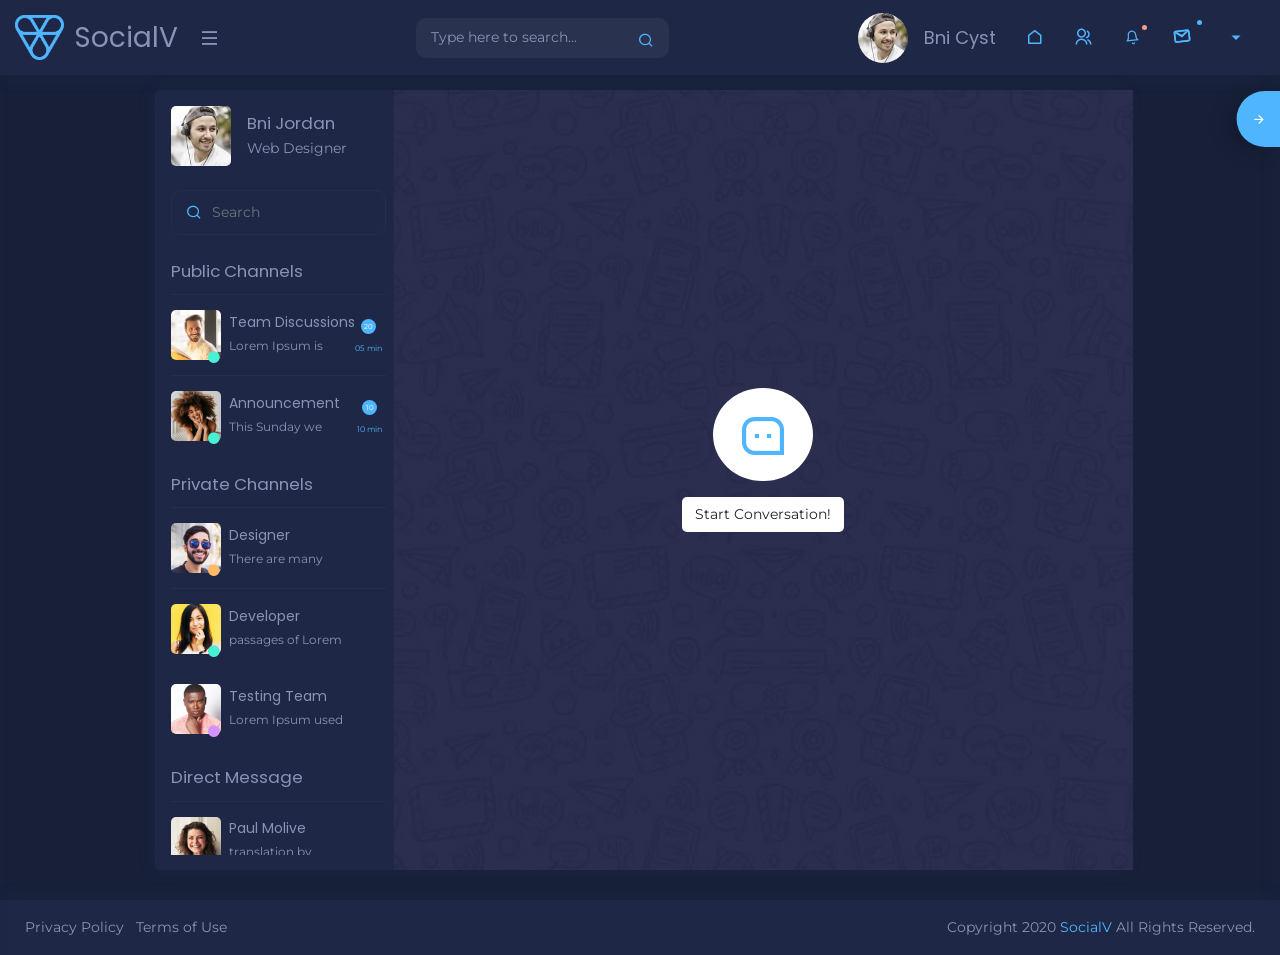
<file: chat.html>
<!doctype html>
<html lang="en">
   <head>
      <!-- Required meta tags -->
      <meta charset="utf-8">
      <meta name="viewport" content="width=device-width, initial-scale=1, shrink-to-fit=no">
      <title>SocialV - Responsive Bootstrap 4 Admin Dashboard Template</title>
      <!-- Favicon -->
      <link rel="shortcut icon" href="images/favicon.ico" />
      <!-- Bootstrap CSS -->
      <link rel="stylesheet" href="css/bootstrap.min.css">
      <!-- Typography CSS -->
      <link rel="stylesheet" href="css/typography.css">
      <!-- Style CSS -->
      <link rel="stylesheet" href="css/style.css">
      <!-- Responsive CSS -->
      <link rel="stylesheet" href="css/responsive.css">
   </head>
   <body class="sidebar-main-active right-column-fixed">
      <!-- loader Start -->
      <div id="loading">
         <div id="loading-center">
         </div>
      </div>
      <!-- loader END -->
      <!-- Wrapper Start -->
      <div class="wrapper">
         <!-- Sidebar  -->
         <div class="iq-sidebar">
            <div id="sidebar-scrollbar">
               <nav class="iq-sidebar-menu">
                  <ul id="iq-sidebar-toggle" class="iq-menu">
                     <li>
                        <a href="index.html" class="iq-waves-effect"><i class="las la-newspaper"></i><span>Newsfeed</span></a>
                     </li>
                     <li>
                        <a href="profile.html" class="iq-waves-effect"><i class="las la-user"></i><span>Profile</span></a>
                     </li>
                     <li>
                        <a href="friend-list.html" class="iq-waves-effect"><i class="las la-user-friends"></i><span>Friend Lists</span></a>
                     </li>
                     <li>
                        <a href="group.html" class="iq-waves-effect"><i class="las la-users"></i><span>Group</span></a>
                     </li>
                     <li>
                        <a href="profile-images.html" class="iq-waves-effect"><i class="las la-image"></i><span>Profile Image</span></a>
                     </li>
                     <li>
                        <a href="profile-video.html" class="iq-waves-effect"><i class="las la-video"></i><span>Profile Video</span></a>
                     </li>
                     <li>
                        <a href="profile-event.html" class="iq-waves-effect"><i class="las la-film"></i><span>Profile Events</span></a>
                     </li>
                     <li>
                        <a href="notification.html" class="iq-waves-effect"><i class="las la-bell"></i><span>Notification</span></a>
                     </li>
                     <li>
                        <a href="file.html" class="iq-waves-effect"><i class="las la-file"></i><span>Files</span></a>
                     </li>
                     <li>
                        <a href="friend-request.html" class="iq-waves-effect"><i class="las la-anchor"></i><span>Friend Request</span></a>
                     </li>
                     <li class="active">
                        <a href="chat.html" class="iq-waves-effect"><i class="lab la-rocketchat"></i><span>Chat</span></a>
                     </li>
                     <li>
                        <a href="todo.html" class="iq-waves-effect"><i class="las la-check-circle"></i><span>Todo</span></a>
                     </li>
                     <li>
                        <a href="calendar.html" class="iq-waves-effect"><i class="las la-calendar"></i><span>Calendar</span></a>
                     </li>
                     <li>
                        <a href="birthday.html" class="iq-waves-effect"><i class="las la-birthday-cake"></i><span>Birthday</span></a>
                     </li>
                     <li>
                        <a href="weather.html" class="iq-waves-effect"><i class="ri-snowy-line"></i><span>Weather</span></a>
                     </li>
                     <li>
                        <a href="music.html" class="iq-waves-effect"><i class="ri-play-circle-line"></i><span>Music</span></a>
                     </li>
                     <li>
                        <a href="#mailbox" class="iq-waves-effect collapsed"  data-toggle="collapse" aria-expanded="false"><i class="ri-mail-line"></i><span>Email</span><i class="ri-arrow-right-s-line iq-arrow-right"></i></a>
                        <ul id="mailbox" class="iq-submenu collapse" data-parent="#iq-sidebar-toggle">
                           <li><a href="app/index.html"><i class="ri-inbox-line"></i>Inbox</a></li>
                           <li><a href="app/email-compose.html"><i class="ri-edit-line"></i>Email Compose</a></li>
                        </ul>
                     </li>
                     <li>
                        <a href="#ui-elements" class="iq-waves-effect collapsed"  data-toggle="collapse" aria-expanded="false"><i class="ri-focus-2-line"></i><span>Ui-Elements</span><i class="ri-arrow-right-s-line iq-arrow-right"></i></a>
                        <ul id="ui-elements" class="iq-submenu collapse" data-parent="#iq-sidebar-toggle">
                           <li>
                              <a href="#ui-kit" class="iq-waves-effect collapsed" data-toggle="collapse" aria-expanded="false"><i class="ri-pencil-ruler-line"></i><span>UI Kit</span><i class="ri-arrow-right-s-line iq-arrow-right"></i></a>
                              <ul id="ui-kit" class="iq-submenu collapse" data-parent="#ui-elements">
                                 <li><a href="ui-colors.html"><i class="ri-font-color"></i>colors</a></li>
                                 <li><a href="ui-typography.html"><i class="ri-text"></i>Typography</a></li>
                                 <li><a href="ui-alerts.html"><i class="ri-alert-line"></i>Alerts</a></li>
                                 <li><a href="ui-badges.html"><i class="ri-building-3-line"></i>Badges</a></li>
                                 <li><a href="ui-breadcrumb.html"><i class="ri-menu-2-line"></i>Breadcrumb</a></li>
                                 <li><a href="ui-buttons.html"><i class="ri-checkbox-blank-line"></i>Buttons</a></li>
                                 <li><a href="ui-cards.html"><i class="ri-bank-card-line"></i>Cards</a></li>
                                 <li><a href="ui-carousel.html"><i class="ri-slideshow-line"></i>Carousel</a></li>
                                 <li><a href="ui-embed-video.html"><i class="ri-slideshow-2-line"></i>Video</a></li>
                                 <li><a href="ui-grid.html"><i class="ri-grid-line"></i>Grid</a></li>
                                 <li><a href="ui-images.html"><i class="ri-image-line"></i>Images</a></li>
                                 <li><a href="ui-list-group.html"><i class="ri-file-list-3-line"></i>list Group</a></li>
                                 <li><a href="ui-media-object.html"><i class="ri-camera-line"></i>Media</a></li>
                                 <li><a href="ui-modal.html"><i class="ri-stop-mini-line"></i>Modal</a></li>
                                 <li><a href="ui-notifications.html"><i class="ri-notification-line"></i>Notifications</a></li>
                                 <li><a href="ui-pagination.html"><i class="ri-pages-line"></i>Pagination</a></li>
                                 <li><a href="ui-popovers.html"><i class="ri-folder-shield-2-line"></i>Popovers</a></li>
                                 <li><a href="ui-progressbars.html"><i class="ri-battery-low-line"></i>Progressbars</a></li>
                                 <li><a href="ui-tabs.html"><i class="ri-database-line"></i>Tabs</a></li>
                                 <li><a href="ui-tooltips.html"><i class="ri-record-mail-line"></i>Tooltips</a></li>
                              </ul>
                           </li>
                           <li>
                              <a href="#forms" class="iq-waves-effect collapsed" data-toggle="collapse" aria-expanded="false"><i class="ri-profile-line"></i><span>Forms</span><i class="ri-arrow-right-s-line iq-arrow-right"></i></a>
                              <ul id="forms" class="iq-submenu collapse" data-parent="#ui-elements">
                                 <li><a href="form-layout.html"><i class="ri-tablet-line"></i>Form Elements</a></li>
                                 <li><a href="form-validation.html"><i class="ri-device-line"></i>Form Validation</a></li>
                                 <li><a href="form-switch.html"><i class="ri-toggle-line"></i>Form Switch</a></li>
                                 <li><a href="form-chechbox.html"><i class="ri-checkbox-line"></i>Form Checkbox</a></li>
                                 <li><a href="form-radio.html"><i class="ri-radio-button-line"></i>Form Radio</a></li>
                              </ul>
                           </li>
                           <li>
                              <a href="#wizard-form" class="iq-waves-effect collapsed" data-toggle="collapse" aria-expanded="false"><i class="ri-archive-drawer-line"></i><span>Forms Wizard</span><i class="ri-arrow-right-s-line iq-arrow-right"></i></a>
                              <ul id="wizard-form" class="iq-submenu collapse" data-parent="#ui-elements">
                                 <li><a href="form-wizard.html"><i class="ri-clockwise-line"></i>Simple Wizard</a></li>
                                 <li><a href="form-wizard-validate.html"><i class="ri-clockwise-2-line"></i>Validate Wizard</a></li>
                                 <li><a href="form-wizard-vertical.html"><i class="ri-anticlockwise-line"></i>Vertical Wizard</a></li>
                              </ul>
                           </li>
                           <li>
                              <a href="#tables" class="iq-waves-effect collapsed" data-toggle="collapse" aria-expanded="false"><i class="ri-table-line"></i><span>Table</span><i class="ri-arrow-right-s-line iq-arrow-right"></i></a>
                              <ul id="tables" class="iq-submenu collapse" data-parent="#ui-elements">
                                 <li><a href="tables-basic.html"><i class="ri-table-line"></i>Basic Tables</a></li>
                                 <li><a href="data-table.html"><i class="ri-database-line"></i>Data Table</a></li>
                                 <li><a href="table-editable.html"><i class="ri-refund-line"></i>Editable Table</a></li>
                              </ul>
                           </li>
                           <li>
                              <a href="#icons" class="iq-waves-effect collapsed" data-toggle="collapse" aria-expanded="false"><i class="ri-list-check"></i><span>Icons</span><i class="ri-arrow-right-s-line iq-arrow-right"></i></a>
                              <ul id="icons" class="iq-submenu collapse" data-parent="#ui-elements">
                                 <li><a href="icon-dripicons.html"><i class="ri-stack-line"></i>Dripicons</a></li>
                                 <li><a href="icon-fontawesome-5.html"><i class="ri-facebook-fill"></i>Font Awesome 5</a></li>
                                 <li><a href="icon-lineawesome.html"><i class="ri-keynote-line"></i>line Awesome</a></li>
                                 <li><a href="icon-remixicon.html"><i class="ri-remixicon-line"></i>Remixicon</a></li>
                                 <li><a href="icon-unicons.html"><i class="ri-underline"></i>unicons</a></li>
                              </ul>
                           </li>
                        </ul>
                     </li>
                     <li>
                        <a href="#pages" class="iq-waves-effect collapsed"  data-toggle="collapse" aria-expanded="false"><i class="ri-pages-line"></i><span>Pages</span><i class="ri-arrow-right-s-line iq-arrow-right"></i></a>
                        <ul id="pages" class="iq-submenu collapse" data-parent="#iq-sidebar-toggle">
                           <li>
                              <a href="#authentication" class="iq-waves-effect collapsed" data-toggle="collapse" aria-expanded="false"><i class="ri-pages-line"></i><span>Authentication</span><i class="ri-arrow-right-s-line iq-arrow-right"></i></a>
                              <ul id="authentication" class="iq-submenu collapse" data-parent="#pages">
                                 <li><a href="sign-in.html"><i class="ri-login-box-line"></i>Login</a></li>
                                 <li><a href="sign-up.html"><i class="ri-login-circle-line"></i>Register</a></li>
                                 <li><a href="pages-recoverpw.html"><i class="ri-record-mail-line"></i>Recover Password</a></li>
                                 <li><a href="pages-confirm-mail.html"><i class="ri-file-code-line"></i>Confirm Mail</a></li>
                                 <li><a href="pages-lock-screen.html"><i class="ri-lock-line"></i>Lock Screen</a></li>
                              </ul>
                           </li>
                           <li>
                              <a href="#extra-pages" class="iq-waves-effect collapsed" data-toggle="collapse" aria-expanded="false"><i class="ri-pantone-line"></i><span>Extra Pages</span><i class="ri-arrow-right-s-line iq-arrow-right"></i></a>
                              <ul id="extra-pages" class="iq-submenu collapse" data-parent="#pages">
                                 <li><a href="pages-timeline.html"><i class="ri-map-pin-time-line"></i>Timeline</a></li>
                                 <li><a href="pages-invoice.html"><i class="ri-question-answer-line"></i>Invoice</a></li>
                                 <li><a href="blank-page.html"><i class="ri-invision-line"></i>Blank Page</a></li>
                                 <li><a href="pages-error.html"><i class="ri-error-warning-line"></i>Error 404</a></li>
                                 <li><a href="pages-error-500.html"><i class="ri-error-warning-line"></i>Error 500</a></li>
                                 <li><a href="pages-pricing.html"><i class="ri-price-tag-line"></i>Pricing</a></li>
                                 <li><a href="pages-pricing-one.html"><i class="ri-price-tag-2-line"></i>Pricing 1</a></li>
                                 <li><a href="pages-maintenance.html"><i class="ri-archive-line"></i>Maintenance</a></li>
                                 <li><a href="pages-comingsoon.html"><i class="ri-mastercard-line"></i>Coming Soon</a></li>
                                 <li><a href="pages-faq.html"><i class="ri-compasses-line"></i>Faq</a></li>
                              </ul>
                           </li>
                        </ul>
                     </li>
                     
                  </ul>
               </nav>
               <div class="p-3"></div>
            </div>
         </div>
         <!-- TOP Nav Bar -->
         <div class="iq-top-navbar">
            <div class="iq-navbar-custom">
               <nav class="navbar navbar-expand-lg navbar-light p-0">
                  <div class="iq-navbar-logo d-flex justify-content-between">
                     <a href="index.html">
                     <img src="images/logo.png" class="img-fluid" alt="">
                     <span>SocialV</span>
                     </a>
                     <div class="iq-menu-bt align-self-center">
                     <div class="wrapper-menu">
                        <div class="main-circle"><i class="ri-menu-line"></i></div>
                     </div>
                  </div>
                  </div>
                  <div class="iq-search-bar">
                     <form action="#" class="searchbox">
                        <input type="text" class="text search-input" placeholder="Type here to search...">
                        <a class="search-link" href="#"><i class="ri-search-line"></i></a>
                     </form>
                  </div>
                  <button class="navbar-toggler" type="button" data-toggle="collapse" data-target="#navbarSupportedContent" aria-controls="navbarSupportedContent"  aria-label="Toggle navigation">
                  <i class="ri-menu-3-line"></i>
                  </button>
                  <div class="collapse navbar-collapse" id="navbarSupportedContent">
                     <ul class="navbar-nav ml-auto navbar-list">
                        <li>
                           <a href="profile.html" class="iq-waves-effect d-flex align-items-center">
                              <img src="images/user/1.jpg" class="img-fluid rounded-circle mr-3" alt="user">
                              <div class="caption">
                                 <h6 class="mb-0 line-height">Bni Cyst</h6>
                              </div>
                           </a>
                        </li>
                        <li>
                           <a href="index.html" class="iq-waves-effect d-flex align-items-center">
                           <i class="ri-home-line"></i>
                           </a>
                        </li>
                        <li class="nav-item">
                           <a class="search-toggle iq-waves-effect" href="#"><i class="ri-group-line"></i></a>
                           <div class="iq-sub-dropdown iq-sub-dropdown-large">
                              <div class="iq-card shadow-none m-0">
                                 <div class="iq-card-body p-0 ">
                                    <div class="bg-primary p-3">
                                       <h5 class="mb-0 text-white">Friend Request<small class="badge  badge-light float-right pt-1">4</small></h5>
                                    </div>
                                    <div class="iq-friend-request">
                                       <div class="iq-sub-card iq-sub-card-big d-flex align-items-center justify-content-between" >
                                          <div class="d-flex align-items-center">
                                             <div class="">
                                                <img class="avatar-40 rounded" src="images/user/01.jpg" alt="">
                                             </div>
                                             <div class="media-body ml-3">
                                                <h6 class="mb-0 ">Jaques Amole</h6>
                                                <p class="mb-0">40  friends</p>
                                             </div>
                                          </div>
                                          <div class="d-flex align-items-center">
                                             <a href="javascript:void();" class="mr-3 btn btn-primary rounded">Confirm</a>
                                             <a href="javascript:void();" class="mr-3 btn btn-secondary rounded">Delete Request</a>                                    
                                          </div>
                                       </div>
                                    </div>
                                    <div class="iq-friend-request">
                                       <div class="iq-sub-card iq-sub-card-big d-flex align-items-center justify-content-between" >
                                          <div class="d-flex align-items-center">
                                             <div class="">
                                                <img class="avatar-40 rounded" src="images/user/02.jpg" alt="">
                                             </div>
                                             <div class="media-body ml-3">
                                                <h6 class="mb-0 ">Lucy Tania</h6>
                                                <p class="mb-0">12  friends</p>
                                             </div>
                                          </div>
                                          <div class="d-flex align-items-center">
                                             <a href="javascript:void();" class="mr-3 btn btn-primary rounded">Confirm</a>
                                             <a href="javascript:void();" class="mr-3 btn btn-secondary rounded">Delete Request</a>                                    
                                          </div>
                                       </div>
                                    </div>
                                    <div class="iq-friend-request">
                                       <div class="iq-sub-card iq-sub-card-big d-flex align-items-center justify-content-between" >
                                          <div class="d-flex align-items-center">
                                             <div class="">
                                                <img class="avatar-40 rounded" src="images/user/03.jpg" alt="">
                                             </div>
                                             <div class="media-body ml-3">
                                                <h6 class="mb-0 ">Manny Petty</h6>
                                                <p class="mb-0">3  friends</p>
                                             </div>
                                          </div>
                                          <div class="d-flex align-items-center">
                                             <a href="javascript:void();" class="mr-3 btn btn-primary rounded">Confirm</a>
                                             <a href="javascript:void();" class="mr-3 btn btn-secondary rounded">Delete Request</a>                                    
                                          </div>
                                       </div>
                                    </div>
                                    <div class="iq-friend-request">
                                       <div class="iq-sub-card iq-sub-card-big d-flex align-items-center justify-content-between" >
                                          <div class="d-flex align-items-center">
                                             <div class="">
                                                <img class="avatar-40 rounded" src="images/user/04.jpg" alt="">
                                             </div>
                                             <div class="media-body ml-3">
                                                <h6 class="mb-0 ">Marsha Mello</h6>
                                                <p class="mb-0">15  friends</p>
                                             </div>
                                          </div>
                                          <div class="d-flex align-items-center">
                                             <a href="javascript:void();" class="mr-3 btn btn-primary rounded">Confirm</a>
                                             <a href="javascript:void();" class="mr-3 btn btn-secondary rounded">Delete Request</a>                                    
                                          </div>
                                       </div>
                                    </div>
                                    <div class="text-center">
                                       <a href="#" class="mr-3 btn text-primary">View More Request</a>
                                    </div>
                                 </div>
                              </div>
                           </div>
                        </li>
                        <li class="nav-item">
                           <a href="#" class="search-toggle iq-waves-effect">
                              <div id="lottie-beil"></div>
                              <span class="bg-danger dots"></span>
                           </a>
                           <div class="iq-sub-dropdown">
                              <div class="iq-card shadow-none m-0">
                                 <div class="iq-card-body p-0 ">
                                    <div class="bg-primary p-3">
                                       <h5 class="mb-0 text-white">All Notifications<small class="badge  badge-light float-right pt-1">4</small></h5>
                                    </div>
                                    <a href="#" class="iq-sub-card" >
                                       <div class="media align-items-center">
                                          <div class="">
                                             <img class="avatar-40 rounded" src="images/user/01.jpg" alt="">
                                          </div>
                                          <div class="media-body ml-3">
                                             <h6 class="mb-0 ">Emma Watson Bni</h6>
                                             <small class="float-right font-size-12">Just Now</small>
                                             <p class="mb-0">95 MB</p>
                                          </div>
                                       </div>
                                    </a>
                                    <a href="#" class="iq-sub-card" >
                                       <div class="media align-items-center">
                                          <div class="">
                                             <img class="avatar-40 rounded" src="images/user/02.jpg" alt="">
                                          </div>
                                          <div class="media-body ml-3">
                                             <h6 class="mb-0 ">New customer is join</h6>
                                             <small class="float-right font-size-12">5 days ago</small>
                                             <p class="mb-0">Cyst Bni</p>
                                          </div>
                                       </div>
                                    </a>
                                    <a href="#" class="iq-sub-card" >
                                       <div class="media align-items-center">
                                          <div class="">
                                             <img class="avatar-40 rounded" src="images/user/03.jpg" alt="">
                                          </div>
                                          <div class="media-body ml-3">
                                             <h6 class="mb-0 ">Two customer is left</h6>
                                             <small class="float-right font-size-12">2 days ago</small>
                                             <p class="mb-0">Cyst Bni</p>
                                          </div>
                                       </div>
                                    </a>
                                    <a href="#" class="iq-sub-card" >
                                       <div class="media align-items-center">
                                          <div class="">
                                             <img class="avatar-40 rounded" src="images/user/04.jpg" alt="">
                                          </div>
                                          <div class="media-body ml-3">
                                             <h6 class="mb-0 ">New Mail from Fenny</h6>
                                             <small class="float-right font-size-12">3 days ago</small>
                                             <p class="mb-0">Cyst Bni</p>
                                          </div>
                                       </div>
                                    </a>
                                 </div>
                              </div>
                           </div>
                        </li>
                        <li class="nav-item dropdown">
                           <a href="#" class="search-toggle iq-waves-effect">
                              <div id="lottie-mail"></div>
                              <span class="bg-primary count-mail"></span>
                           </a>
                           <div class="iq-sub-dropdown">
                              <div class="iq-card shadow-none m-0">
                                 <div class="iq-card-body p-0 ">
                                    <div class="bg-primary p-3">
                                       <h5 class="mb-0 text-white">All Messages<small class="badge  badge-light float-right pt-1">5</small></h5>
                                    </div>
                                    <a href="#" class="iq-sub-card" >
                                       <div class="media align-items-center">
                                          <div class="">
                                             <img class="avatar-40 rounded" src="images/user/01.jpg" alt="">
                                          </div>
                                          <div class="media-body ml-3">
                                             <h6 class="mb-0 ">Bni Emma Watson</h6>
                                             <small class="float-left font-size-12">13 Jun</small>
                                          </div>
                                       </div>
                                    </a>
                                    <a href="#" class="iq-sub-card" >
                                       <div class="media align-items-center">
                                          <div class="">
                                             <img class="avatar-40 rounded" src="images/user/02.jpg" alt="">
                                          </div>
                                          <div class="media-body ml-3">
                                             <h6 class="mb-0 ">Lorem Ipsum Watson</h6>
                                             <small class="float-left font-size-12">20 Apr</small>
                                          </div>
                                       </div>
                                    </a>
                                    <a href="#" class="iq-sub-card" >
                                       <div class="media align-items-center">
                                          <div class="">
                                             <img class="avatar-40 rounded" src="images/user/03.jpg" alt="">
                                          </div>
                                          <div class="media-body ml-3">
                                             <h6 class="mb-0 ">Why do we use it?</h6>
                                             <small class="float-left font-size-12">30 Jun</small>
                                          </div>
                                       </div>
                                    </a>
                                    <a href="#" class="iq-sub-card" >
                                       <div class="media align-items-center">
                                          <div class="">
                                             <img class="avatar-40 rounded" src="images/user/04.jpg" alt="">
                                          </div>
                                          <div class="media-body ml-3">
                                             <h6 class="mb-0 ">Variations Passages</h6>
                                             <small class="float-left font-size-12">12 Sep</small>
                                          </div>
                                       </div>
                                    </a>
                                    <a href="#" class="iq-sub-card" >
                                       <div class="media align-items-center">
                                          <div class="">
                                             <img class="avatar-40 rounded" src="images/user/05.jpg" alt="">
                                          </div>
                                          <div class="media-body ml-3">
                                             <h6 class="mb-0 ">Lorem Ipsum generators</h6>
                                             <small class="float-left font-size-12">5 Dec</small>
                                          </div>
                                       </div>
                                    </a>
                                 </div>
                              </div>
                           </div>
                        </li>
                     </ul>
                      <ul class="navbar-list">
                        <li>
                           <a href="#" class="search-toggle iq-waves-effect d-flex align-items-center">
                           <i class="ri-arrow-down-s-fill"></i>
                           </a>
                           <div class="iq-sub-dropdown iq-user-dropdown">
                              <div class="iq-card shadow-none m-0">
                                 <div class="iq-card-body p-0 ">
                                    <div class="bg-primary p-3 line-height">
                                       <h5 class="mb-0 text-white line-height">Hello Bni Cyst</h5>
                                       <span class="text-white font-size-12">Available</span>
                                    </div>
                                    <a href="profile.html" class="iq-sub-card iq-bg-primary-hover">
                                       <div class="media align-items-center">
                                          <div class="rounded iq-card-icon iq-bg-primary">
                                             <i class="ri-file-user-line"></i>
                                          </div>
                                          <div class="media-body ml-3">
                                             <h6 class="mb-0 ">My Profile</h6>
                                             <p class="mb-0 font-size-12">View personal profile details.</p>
                                          </div>
                                       </div>
                                    </a>
                                    <a href="profile-edit.html" class="iq-sub-card iq-bg-warning-hover">
                                       <div class="media align-items-center">
                                          <div class="rounded iq-card-icon iq-bg-warning">
                                             <i class="ri-profile-line"></i>
                                          </div>
                                          <div class="media-body ml-3">
                                             <h6 class="mb-0 ">Edit Profile</h6>
                                             <p class="mb-0 font-size-12">Modify your personal details.</p>
                                          </div>
                                       </div>
                                    </a>
                                    <a href="account-setting.html" class="iq-sub-card iq-bg-info-hover">
                                       <div class="media align-items-center">
                                          <div class="rounded iq-card-icon iq-bg-info">
                                             <i class="ri-account-box-line"></i>
                                          </div>
                                          <div class="media-body ml-3">
                                             <h6 class="mb-0 ">Account settings</h6>
                                             <p class="mb-0 font-size-12">Manage your account parameters.</p>
                                          </div>
                                       </div>
                                    </a>
                                    <a href="privacy-setting.html" class="iq-sub-card iq-bg-danger-hover">
                                       <div class="media align-items-center">
                                          <div class="rounded iq-card-icon iq-bg-danger">
                                             <i class="ri-lock-line"></i>
                                          </div>
                                          <div class="media-body ml-3">
                                             <h6 class="mb-0 ">Privacy Settings</h6>
                                             <p class="mb-0 font-size-12">Control your privacy parameters.</p>
                                          </div>
                                       </div>
                                    </a>
                                    <div class="d-inline-block w-100 text-center p-3">
                                       <a class="bg-primary iq-sign-btn" href="sign-in.html" role="button">Sign out<i class="ri-login-box-line ml-2"></i></a>
                                    </div>
                                 </div>
                              </div>
                           </div>
                        </li>
                     </ul>
                  </div>
               </nav>
            </div>
         </div>
         <!-- TOP Nav Bar END -->
         <!-- Right Sidebar Panel Start-->
         <div class="right-sidebar-mini right-sidebar">
            <div class="right-sidebar-panel p-0">
               <div class="iq-card shadow-none">
                  <div class="iq-card-body p-0">
                     <div class="media-height p-3">
                        <div class="media align-items-center mb-4">
                           <div class="iq-profile-avatar status-online">
                              <img class="rounded-circle avatar-50" src="images/user/01.jpg" alt="">
                           </div>
                           <div class="media-body ml-3">
                              <h6 class="mb-0"><a href="#">Anna Sthesia</a></h6>
                              <p class="mb-0">Admin</p>
                           </div>
                        </div>
                        <div class="media align-items-center mb-4">
                           <div class="iq-profile-avatar status-online">
                              <img class="rounded-circle avatar-50" src="images/user/02.jpg" alt="">
                           </div>
                           <div class="media-body ml-3">
                              <h6 class="mb-0"><a href="#">Paul Molive</a></h6>
                              <p class="mb-0">Admin</p>
                           </div>
                        </div>
                        <div class="media align-items-center mb-4">
                           <div class="iq-profile-avatar status-online">
                              <img class="rounded-circle avatar-50" src="images/user/03.jpg" alt="">
                           </div>
                           <div class="media-body ml-3">
                              <h6 class="mb-0"><a href="#">Anna Mull</a></h6>
                              <p class="mb-0">Admin</p>
                           </div>
                        </div>
                        <div class="media align-items-center mb-4">
                           <div class="iq-profile-avatar status-online">
                              <img class="rounded-circle avatar-50" src="images/user/04.jpg" alt="">
                           </div>
                           <div class="media-body ml-3">
                              <h6 class="mb-0"><a href="#">Paige Turner</a></h6>
                              <p class="mb-0">Admin</p>
                           </div>
                        </div>
                        <div class="media align-items-center mb-4">
                           <div class="iq-profile-avatar status-online">
                              <img class="rounded-circle avatar-50" src="images/user/01.jpg" alt="">
                           </div>
                           <div class="media-body ml-3">
                              <h6 class="mb-0"><a href="#">Bob Frapples</a></h6>
                              <p class="mb-0">Admin</p>
                           </div>
                        </div>
                        <div class="media align-items-center mb-4">
                           <div class="iq-profile-avatar status-online">
                              <img class="rounded-circle avatar-50" src="images/user/02.jpg" alt="">
                           </div>
                           <div class="media-body ml-3">
                              <h6 class="mb-0"><a href="#">Barb Ackue</a></h6>
                              <p class="mb-0">Admin</p>
                           </div>
                        </div>
                        <div class="media align-items-center mb-4">
                           <div class="iq-profile-avatar status-online">
                              <img class="rounded-circle avatar-50" src="images/user/03.jpg" alt="">
                           </div>
                           <div class="media-body ml-3">
                              <h6 class="mb-0"><a href="#">Greta Life</a></h6>
                              <p class="mb-0">Admin</p>
                           </div>
                        </div>
                        <div class="media align-items-center mb-4">
                           <div class="iq-profile-avatar status-away">
                              <img class="rounded-circle avatar-50" src="images/user/04.jpg" alt="">
                           </div>
                           <div class="media-body ml-3">
                              <h6 class="mb-0"><a href="#">Ira Membrit</a></h6>
                              <p class="mb-0">Admin</p>
                           </div>
                        </div>
                        <div class="media align-items-center mb-4">
                           <div class="iq-profile-avatar status-away">
                              <img class="rounded-circle avatar-50" src="images/user/01.jpg" alt="">
                           </div>
                           <div class="media-body ml-3">
                              <h6 class="mb-0"><a href="#">Pete Sariya</a></h6>
                              <p class="mb-0">Admin</p>
                           </div>
                        </div>
                        <div class="media align-items-center">
                           <div class="iq-profile-avatar">
                              <img class="rounded-circle avatar-50" src="images/user/02.jpg" alt="">
                           </div>
                           <div class="media-body ml-3">
                              <h6 class="mb-0"><a href="#">Monty Carlo</a></h6>
                              <p class="mb-0">Admin</p>
                           </div>
                        </div>
                     </div>
                     <div class="right-sidebar-toggle bg-primary mt-3">
                        <i class="ri-arrow-left-line side-left-icon"></i>
                        <i class="ri-arrow-right-line side-right-icon"><span class="ml-3 d-inline-block">Close Menu</span></i> 
                     </div>
                  </div>
               </div>
            </div>
         </div>
         <!-- Right Sidebar Panel End-->
         <!-- Page Content  -->
         <div id="content-page" class="content-page">
            <div class="container">
               <div class="row">
                  <div class="col-sm-12">
                     <div class="iq-card">
                        <div class="iq-card-body chat-page p-0">
                           <div class="chat-data-block">
                              <div class="row">
                                 <div class="col-lg-3 chat-data-left scroller">
                                    <div class="chat-search pt-3 pl-3">
                                       <div class="d-flex align-items-center">
                                          <div class="chat-profile mr-3">
                                             <img src="images/user/1.jpg" alt="chat-user" class="avatar-60 ">
                                          </div>
                                          <div class="chat-caption">
                                             <h5 class="mb-0">Bni Jordan</h5>
                                             <p class="m-0">Web Designer</p>
                                          </div>
                                          <button type="submit" class="close-btn-res p-3"><i class="ri-close-fill"></i></button>
                                       </div>
                                       <div id="user-detail-popup" class="scroller">
                                          <div class="user-profile">
                                             <button type="submit" class="close-popup p-3"><i class="ri-close-fill"></i></button>
                                             <div class="user text-center mb-4">
                                                <a class="avatar m-0">
                                                <img src="images/user/1.jpg" alt="avatar">
                                                </a>
                                                <div class="user-name mt-4">
                                                   <h4>Bni Jordan</h4>
                                                </div>
                                                <div class="user-desc">
                                                   <p>Web Designer</p>
                                                </div>
                                             </div>
                                             <hr>
                                             <div class="user-detail text-left mt-4 pl-4 pr-4">
                                                <h5 class="mt-4 mb-4">About</h5>
                                                <p>It is long established fact that a reader will be distracted bt the reddable.</p>
                                                <h5 class="mt-3 mb-3">Status</h5>
                                                <ul class="user-status p-0">
                                                   <li class="mb-1"><i class="ri-checkbox-blank-circle-fill text-success pr-1"></i><span>Online</span></li>
                                                   <li class="mb-1"><i class="ri-checkbox-blank-circle-fill text-warning pr-1"></i><span>Away</span></li>
                                                   <li class="mb-1"><i class="ri-checkbox-blank-circle-fill text-danger pr-1"></i><span>Do Not Disturb</span></li>
                                                   <li class="mb-1"><i class="ri-checkbox-blank-circle-fill text-light pr-1"></i><span>Offline</span></li>
                                                </ul>
                                             </div>
                                          </div>
                                       </div>
                                       <div class="chat-searchbar mt-4">
                                          <div class="form-group chat-search-data m-0">
                                             <input type="text" class="form-control round" id="chat-search" placeholder="Search">
                                             <i class="ri-search-line"></i>
                                          </div>
                                       </div>
                                    </div>
                                    <div class="chat-sidebar-channel scroller mt-4 pl-3">
                                       <h5 class="">Public Channels</h5>
                                       <ul class="iq-chat-ui nav flex-column nav-pills">
                                          <li>
                                             <a  data-toggle="pill" href="#chatbox1">
                                                <div class="d-flex align-items-center">
                                                   <div class="avatar mr-2">
                                                      <img src="images/user/05.jpg" alt="chatuserimage" class="avatar-50 ">
                                                      <span class="avatar-status"><i class="ri-checkbox-blank-circle-fill text-success"></i></span>
                                                   </div>
                                                   <div class="chat-sidebar-name">
                                                      <h6 class="mb-0">Team Discussions</h6>
                                                      <span>Lorem Ipsum is</span>
                                                   </div>
                                                   <div class="chat-meta float-right text-center mt-2 mr-1">
                                                      <div class="chat-msg-counter bg-primary text-white">20</div>
                                                      <span class="text-nowrap">05 min</span>
                                                   </div>
                                                </div>
                                             </a>
                                          </li>
                                          <li>
                                             <a  data-toggle="pill" href="#chatbox2">
                                                <div class="d-flex align-items-center">
                                                   <div class="avatar mr-2">
                                                      <img src="images/user/06.jpg" alt="chatuserimage" class="avatar-50 ">
                                                      <span class="avatar-status"><i class="ri-checkbox-blank-circle-fill text-success"></i></span>
                                                   </div>
                                                   <div class="chat-sidebar-name">
                                                      <h6 class="mb-0">Announcement</h6>
                                                      <span>This Sunday we</span>
                                                   </div>
                                                   <div class="chat-meta float-right text-center mt-2 mr-1">
                                                      <div class="chat-msg-counter bg-primary text-white">10</div>
                                                      <span class="text-nowrap">10 min</span>
                                                   </div>
                                                </div>
                                             </a>
                                          </li>
                                       </ul>
                                       <h5 class="mt-3">Private Channels</h5>
                                       <ul class="iq-chat-ui nav flex-column nav-pills">
                                          <li>
                                             <a  data-toggle="pill" href="#chatbox3">
                                                <div class="d-flex align-items-center">
                                                   <div class="avatar mr-2">
                                                      <img src="images/user/07.jpg" alt="chatuserimage" class="avatar-50 ">
                                                      <span class="avatar-status"><i class="ri-checkbox-blank-circle-fill text-warning"></i></span>
                                                   </div>
                                                   <div class="chat-sidebar-name">
                                                      <h6 class="mb-0">Designer</h6>
                                                      <span>There are many </span>
                                                   </div>
                                                </div>
                                             </a>
                                          </li>
                                          <li>
                                             <a  data-toggle="pill" href="#chatbox4">
                                                <div class="d-flex align-items-center">
                                                   <div class="avatar mr-2">
                                                      <img src="images/user/08.jpg" alt="chatuserimage" class="avatar-50 ">
                                                      <span class="avatar-status"><i class="ri-checkbox-blank-circle-fill text-success"></i></span>
                                                   </div>
                                                   <div class="chat-sidebar-name">
                                                      <h6 class="mb-0">Developer</h6>
                                                      <span>passages of Lorem</span>
                                                   </div>
                                                </div>
                                             </a>
                                          </li>
                                          <li>
                                             <a  data-toggle="pill" href="#chatbox5">
                                                <div class="d-flex align-items-center">
                                                   <div class="avatar mr-2">
                                                      <img src="images/user/09.jpg" alt="chatuserimage" class="avatar-50 ">
                                                      <span class="avatar-status"><i class="ri-checkbox-blank-circle-fill text-info"></i></span>
                                                   </div>
                                                   <div class="chat-sidebar-name">
                                                      <h6 class="mb-0">Testing Team</h6>
                                                      <span>Lorem Ipsum used</span>
                                                   </div>
                                                </div>
                                             </a>
                                          </li>
                                       </ul>
                                       <h5 class="mt-3">Direct Message</h5>
                                       <ul class="iq-chat-ui nav flex-column nav-pills">
                                          <li>
                                             <a  data-toggle="pill" href="#chatbox6">
                                                <div class="d-flex align-items-center">
                                                   <div class="avatar mr-2">
                                                      <img src="images/user/10.jpg" alt="chatuserimage" class="avatar-50 ">
                                                      <span class="avatar-status"><i class="ri-checkbox-blank-circle-fill text-dark"></i></span>
                                                   </div>
                                                   <div class="chat-sidebar-name">
                                                      <h6 class="mb-0">Paul Molive</h6>
                                                      <span>translation by</span>
                                                   </div>
                                                </div>
                                             </a>
                                          </li>
                                          <li>
                                             <a  data-toggle="pill" href="#chatbox7">
                                                <div class="d-flex align-items-center">
                                                   <div class="avatar mr-2">
                                                      <img src="images/user/05.jpg" alt="chatuserimage" class="avatar-50 ">
                                                      <span class="avatar-status"><i class="ri-checkbox-blank-circle-fill text-success"></i></span>
                                                   </div>
                                                   <div class="chat-sidebar-name">
                                                      <h6 class="mb-0">Paige Turner</h6>
                                                      <span>Lorem Ipsum which</span>
                                                   </div>
                                                </div>
                                             </a>
                                          </li>
                                          <li>
                                             <a  data-toggle="pill" href="#chatbox8">
                                                <div class="d-flex align-items-center">
                                                   <div class="avatar mr-2">
                                                      <img src="images/user/06.jpg" alt="chatuserimage" class="avatar-50 ">
                                                      <span class="avatar-status"><i class="ri-checkbox-blank-circle-fill text-primary"></i></span>
                                                   </div>
                                                   <div class="chat-sidebar-name">
                                                      <h6 class="mb-0">Barb Ackue</h6>
                                                      <span>simply random text</span>
                                                   </div>
                                                </div>
                                             </a>
                                          </li>
                                          <li>
                                             <a  data-toggle="pill" href="#chatbox9">
                                                <div class="d-flex align-items-center">
                                                   <div class="avatar mr-2">
                                                      <img src="images/user/07.jpg" alt="chatuserimage" class="avatar-50 ">
                                                      <span class="avatar-status"><i class="ri-checkbox-blank-circle-fill text-danger"></i></span>
                                                   </div>
                                                   <div class="chat-sidebar-name">
                                                      <h6 class="mb-0">Maya Didas</h6>
                                                      <span> but also the leap</span>
                                                   </div>
                                                </div>
                                             </a>
                                          </li>
                                          <li>
                                             <a  data-toggle="pill" href="#chatbox10">
                                                <div class="d-flex align-items-center">
                                                   <div class="avatar mr-2">
                                                      <img src="images/user/08.jpg" alt="chatuserimage" class="avatar-50 ">
                                                      <span class="avatar-status"><i class="ri-checkbox-blank-circle-fill text-warning"></i></span>
                                                   </div>
                                                   <div class="chat-sidebar-name">
                                                      <h6 class="mb-0">Monty Carlo</h6>
                                                      <span>Contrary to popular</span>
                                                   </div>
                                                </div>
                                             </a>
                                          </li>
                                       </ul>
                                    </div>
                                 </div>
                                 <div class="col-lg-9 chat-data p-0 chat-data-right">
                                    <div class="tab-content">
                                       <div class="tab-pane fade active show" id="default-block" role="tabpanel">
                                          <div class="chat-start">
                                             <span class="iq-start-icon text-primary"><i class="ri-message-3-line"></i></span>
                                             <button id="chat-start" class="btn bg-white mt-3">Start
                                             Conversation!</button>
                                          </div>
                                       </div>
                                       <div class="tab-pane fade" id="chatbox1" role="tabpanel">
                                          <div class="chat-head">
                                             <header class="d-flex justify-content-between align-items-center bg-white pt-3 pr-3 pb-3">
                                                <div class="d-flex align-items-center">
                                                   <div class="sidebar-toggle">
                                                      <i class="ri-menu-3-line"></i>
                                                   </div>
                                                   <div class="avatar chat-user-profile m-0 mr-3">
                                                      <img src="images/user/05.jpg" alt="avatar" class="avatar-50 ">
                                                      <span class="avatar-status"><i class="ri-checkbox-blank-circle-fill text-success"></i></span>
                                                   </div>
                                                   <h5 class="mb-0">Team Discussions</h5>
                                                </div>
                                                <div class="chat-user-detail-popup scroller">
                                                   <div class="user-profile text-center">
                                                      <button type="submit" class="close-popup p-3"><i class="ri-close-fill"></i></button>
                                                      <div class="user mb-4">
                                                         <a class="avatar m-0">
                                                         <img src="images/user/05.jpg" alt="avatar">
                                                         </a>
                                                         <div class="user-name mt-4">
                                                            <h4>Bni Jordan</h4>
                                                         </div>
                                                         <div class="user-desc">
                                                            <p>Cape Town, RSA</p>
                                                         </div>
                                                      </div>
                                                      <hr>
                                                      <div class="chatuser-detail text-left mt-4">
                                                         <div class="row">
                                                            <div class="col-6 col-md-6 title">Bni Name:</div>
                                                            <div class="col-6 col-md-6 text-right">Bni</div>
                                                         </div>
                                                         <hr>
                                                         <div class="row">
                                                            <div class="col-6 col-md-6 title">Tel:</div>
                                                            <div class="col-6 col-md-6 text-right">072 143 9920</div>
                                                         </div>
                                                         <hr>
                                                         <div class="row">
                                                            <div class="col-6 col-md-6 title">Date Of Birth:</div>
                                                            <div class="col-6 col-md-6 text-right">July 12, 1989</div>
                                                         </div>
                                                         <hr>
                                                         <div class="row">
                                                            <div class="col-6 col-md-6 title">Gender:</div>
                                                            <div class="col-6 col-md-6 text-right">Male</div>
                                                         </div>
                                                         <hr>
                                                         <div class="row">
                                                            <div class="col-6 col-md-6 title">Language:</div>
                                                            <div class="col-6 col-md-6 text-right">Engliah</div>
                                                         </div>
                                                      </div>
                                                   </div>
                                                </div>
                                                <div class="chat-header-icons d-flex">
                                                   <a href="javascript:void();" class="chat-icon-phone iq-bg-primary">
                                                   <i class="ri-phone-line"></i>
                                                   </a>
                                                   <a href="javascript:void();" class="chat-icon-video iq-bg-primary">
                                                   <i class="ri-vidicon-line"></i>
                                                   </a>
                                                   <a href="javascript:void();" class="chat-icon-delete iq-bg-primary">
                                                   <i class="ri-delete-bin-line"></i>
                                                   </a>
                                                   <span class="dropdown iq-bg-primary">
                                                   <i class="ri-more-2-line cursor-pointer dropdown-toggle nav-hide-arrow cursor-pointer pr-0" id="dropdownMenuButton02" data-toggle="dropdown" aria-haspopup="true" aria-expanded="false" role="menu"></i>
                                                   <span class="dropdown-menu dropdown-menu-right" aria-labelledby="dropdownMenuButton02">
                                                   <a class="dropdown-item" href="JavaScript:void(0);"><i class="fa fa-thumb-tack" aria-hidden="true"></i> Pin to top</a>
                                                   <a class="dropdown-item" href="JavaScript:void(0);"><i class="fa fa-trash-o" aria-hidden="true"></i> Delete chat</a>
                                                   <a class="dropdown-item" href="JavaScript:void(0);"><i class="fa fa-ban" aria-hidden="true"></i> Block</a>
                                                   </span>
                                                   </span>
                                                </div>
                                             </header>
                                          </div>
                                          <div class="chat-content scroller">
                                             <div class="chat">
                                                <div class="chat-user">
                                                   <a class="avatar m-0">
                                                   <img src="images/user/1.jpg" alt="avatar" class="avatar-35 ">
                                                   </a>
                                                   <span class="chat-time mt-1">6:45</span>
                                                </div>
                                                <div class="chat-detail">
                                                   <div class="chat-message">
                                                      <p>How can we help? We're here for you! 😄</p>
                                                   </div>
                                                </div>
                                             </div>
                                             <div class="chat chat-left">
                                                <div class="chat-user">
                                                   <a class="avatar m-0">
                                                   <img src="images/user/05.jpg" alt="avatar" class="avatar-35 ">
                                                   </a>
                                                   <span class="chat-time mt-1">6:48</span>
                                                </div>
                                                <div class="chat-detail">
                                                   <div class="chat-message">
                                                      <p>Hey John, I am looking for the best admin template.</p>
                                                      <p>Could you please help me to find it out? 🤔</p>
                                                   </div>
                                                </div>
                                             </div>
                                             <div class="chat">
                                                <div class="chat-user">
                                                   <a class="avatar m-0">
                                                   <img src="images/user/1.jpg" alt="avatar" class="avatar-35 ">
                                                   </a>
                                                   <span class="chat-time mt-1">6:49</span>
                                                </div>
                                                <div class="chat-detail">
                                                   <div class="chat-message">
                                                      <p>Absolutely!</p>
                                                      <p>SocialV Dashboard is the responsive bootstrap 4 admin template.</p>
                                                   </div>
                                                </div>
                                             </div>
                                             <div class="chat chat-left">
                                                <div class="chat-user">
                                                   <a class="avatar m-0">
                                                   <img src="images/user/05.jpg" alt="avatar" class="avatar-35 ">
                                                   </a>
                                                   <span class="chat-time mt-1">6:52</span>
                                                </div>
                                                <div class="chat-detail">
                                                   <div class="chat-message">
                                                      <p>Looks clean and fresh UI.</p>
                                                   </div>
                                                </div>
                                             </div>
                                             <div class="chat">
                                                <div class="chat-user">
                                                   <a class="avatar m-0">
                                                   <img src="images/user/1.jpg" alt="avatar" class="avatar-35 ">
                                                   </a>
                                                   <span class="chat-time mt-1">6:53</span>
                                                </div>
                                                <div class="chat-detail">
                                                   <div class="chat-message">
                                                      <p>Thanks, from ThemeForest.</p>
                                                   </div>
                                                </div>
                                             </div>
                                             <div class="chat chat-left">
                                                <div class="chat-user">
                                                   <a class="avatar m-0">
                                                   <img src="images/user/05.jpg" alt="avatar" class="avatar-35 ">
                                                   </a>
                                                   <span class="chat-time mt-1">6:54</span>
                                                </div>
                                                <div class="chat-detail">
                                                   <div class="chat-message">
                                                      <p>I will purchase it for sure. 👍</p>
                                                   </div>
                                                </div>
                                             </div>
                                             <div class="chat">
                                                <div class="chat-user">
                                                   <a class="avatar m-0">
                                                   <img src="images/user/1.jpg" alt="avatar" class="avatar-35 ">
                                                   </a>
                                                   <span class="chat-time mt-1">6:56</span>
                                                </div>
                                                <div class="chat-detail">
                                                   <div class="chat-message">
                                                      <p>Okay Thanks..</p>
                                                   </div>
                                                </div>
                                             </div>
                                          </div>
                                          <div class="chat-footer p-3 bg-white">
                                             <form class="d-flex align-items-center"  action="javascript:void(0);">
                                                <div class="chat-attagement d-flex">
                                                   <a href="javascript:void();"><i class="fa fa-smile-o pr-3" aria-hidden="true"></i></a>
                                                   <a href="javascript:void();"><i class="fa fa-paperclip pr-3" aria-hidden="true"></i></a>
                                                </div>
                                                <input type="text" class="form-control mr-3" placeholder="Type your message">
                                                <button type="submit" class="btn btn-primary d-flex align-items-center p-2"><i class="fa fa-paper-plane-o" aria-hidden="true"></i><span class="d-none d-lg-block ml-1">Send</span></button>
                                             </form>
                                          </div>
                                       </div>
                                       <div class="tab-pane fade" id="chatbox2" role="tabpanel">
                                          <div class="chat-head">
                                             <header class="d-flex justify-content-between align-items-center bg-white pt-3  pl-3 pr-3 pb-3">
                                                <div class="d-flex align-items-center">
                                                   <div class="sidebar-toggle">
                                                      <i class="ri-menu-3-line"></i>
                                                   </div>
                                                   <div class="avatar chat-user-profile m-0 mr-3">
                                                      <img src="images/user/06.jpg" alt="avatar" class="avatar-50 ">
                                                      <span class="avatar-status"><i class="ri-checkbox-blank-circle-fill text-success"></i></span>
                                                   </div>
                                                   <h5 class="mb-0">Announcement</h5>
                                                </div>
                                                <div class="chat-user-detail-popup scroller" >
                                                   <div class="user-profile text-center">
                                                      <button type="submit" class="close-popup p-3"><i class="ri-close-fill"></i></button>
                                                      <div class="user mb-4">
                                                         <a class="avatar m-0">
                                                         <img src="images/user/06.jpg" alt="avatar">
                                                         </a>
                                                         <div class="user-name mt-4">
                                                            <h4>Mark Jordan</h4>
                                                         </div>
                                                         <div class="user-desc">
                                                            <p>Atlanta, USA</p>
                                                         </div>
                                                      </div>
                                                      <hr>
                                                      <div class="chatuser-detail text-left mt-4">
                                                         <div class="row">
                                                            <div class="col-6 col-md-6 title">Bni Name:</div>
                                                            <div class="col-6 col-md-6 text-right">Mark</div>
                                                         </div>
                                                         <hr>
                                                         <div class="row">
                                                            <div class="col-6 col-md-6 title">Tel:</div>
                                                            <div class="col-6 col-md-6 text-right">072 143 9920</div>
                                                         </div>
                                                         <hr>
                                                         <div class="row">
                                                            <div class="col-6 col-md-6 title">Date Of Birth:</div>
                                                            <div class="col-6 col-md-6 text-right">July 12, 1989</div>
                                                         </div>
                                                         <hr>
                                                         <div class="row">
                                                            <div class="col-6 col-md-6 title">Gender:</div>
                                                            <div class="col-6 col-md-6 text-right">Female</div>
                                                         </div>
                                                         <hr>
                                                         <div class="row">
                                                            <div class="col-6 col-md-6 title">Language:</div>
                                                            <div class="col-6 col-md-6 text-right">Engliah</div>
                                                         </div>
                                                      </div>
                                                   </div>
                                                </div>
                                                <div class="chat-header-icons d-flex">
                                                   <a href="javascript:void();" class="chat-icon-phone">
                                                   <i class="ri-phone-line"></i>
                                                   </a>
                                                   <a href="javascript:void();" class="chat-icon-video">
                                                   <i class="ri-vidicon-line"></i>
                                                   </a>
                                                   <a href="javascript:void();" class="chat-icon-delete">
                                                   <i class="ri-delete-bin-line"></i>
                                                   </a>
                                                   <span class="dropdown">
                                                   <i class="ri-more-2-line cursor-pointer dropdown-toggle nav-hide-arrow cursor-pointer" id="dropdownMenuButton01" data-toggle="dropdown" aria-haspopup="true" aria-expanded="false" role="menu"></i>
                                                   <span class="dropdown-menu dropdown-menu-right" aria-labelledby="dropdownMenuButton01">
                                                   <a class="dropdown-item" href="JavaScript:void(0);"><i class="fa fa-thumb-tack" aria-hidden="true"></i> Pin to top</a>
                                                   <a class="dropdown-item" href="JavaScript:void(0);"><i class="fa fa-trash-o" aria-hidden="true"></i> Delete chat</a>
                                                   <a class="dropdown-item" href="JavaScript:void(0);"><i class="fa fa-ban" aria-hidden="true"></i> Block</a>
                                                   </span>
                                                   </span>
                                                </div>
                                             </header>
                                          </div>
                                          <div class="chat-content scroller">
                                             <div class="chat">
                                                <div class="chat-user">
                                                   <a class="avatar m-0">
                                                   <img src="images/user/1.jpg" alt="avatar" class="avatar-35 ">
                                                   </a>
                                                   <span class="chat-time mt-1">6:45</span>
                                                </div>
                                                <div class="chat-detail">
                                                   <div class="chat-message">
                                                      <p>How can we help? We're here for you! 😄</p>
                                                   </div>
                                                </div>
                                             </div>
                                             <div class="chat chat-left">
                                                <div class="chat-user">
                                                   <a class="avatar m-0">
                                                   <img src="images/user/06.jpg" alt="avatar" class="avatar-35 ">
                                                   </a>
                                                   <span class="chat-time mt-1">6:48</span>
                                                </div>
                                                <div class="chat-detail">
                                                   <div class="chat-message">
                                                      <p>Hey John, I am looking for the best admin template.</p>
                                                      <p>Could you please help me to find it out? 🤔</p>
                                                   </div>
                                                </div>
                                             </div>
                                             <div class="chat">
                                                <div class="chat-user">
                                                   <a class="avatar m-0">
                                                   <img src="images/user/1.jpg" alt="avatar" class="avatar-35 ">
                                                   </a>
                                                   <span class="chat-time mt-1">6:49</span>
                                                </div>
                                                <div class="chat-detail">
                                                   <div class="chat-message">
                                                      <p>Absolutely!</p>
                                                      <p>SocialV Dashboard is the responsive bootstrap 4 admin template.</p>
                                                   </div>
                                                </div>
                                             </div>
                                             <div class="chat chat-left">
                                                <div class="chat-user">
                                                   <a class="avatar m-0">
                                                   <img src="images/user/06.jpg" alt="avatar" class="avatar-35 ">
                                                   </a>
                                                   <span class="chat-time mt-1">6:52</span>
                                                </div>
                                                <div class="chat-detail">
                                                   <div class="chat-message">
                                                      <p>Looks clean and fresh UI.</p>
                                                   </div>
                                                </div>
                                             </div>
                                             <div class="chat">
                                                <div class="chat-user">
                                                   <a class="avatar m-0">
                                                   <img src="images/user/1.jpg" alt="avatar" class="avatar-35 ">
                                                   </a>
                                                   <span class="chat-time mt-1">6:53</span>
                                                </div>
                                                <div class="chat-detail">
                                                   <div class="chat-message">
                                                      <p>Thanks, from ThemeForest.</p>
                                                   </div>
                                                </div>
                                             </div>
                                             <div class="chat chat-left">
                                                <div class="chat-user">
                                                   <a class="avatar m-0">
                                                   <img src="images/user/06.jpg" alt="avatar" class="avatar-35 ">
                                                   </a>
                                                   <span class="chat-time mt-1">6:54</span>
                                                </div>
                                                <div class="chat-detail">
                                                   <div class="chat-message">
                                                      <p>I will purchase it for sure. 👍</p>
                                                   </div>
                                                </div>
                                             </div>
                                             <div class="chat">
                                                <div class="chat-user">
                                                   <a class="avatar m-0">
                                                   <img src="images/user/1.jpg" alt="avatar" class="avatar-35 ">
                                                   </a>
                                                   <span class="chat-time mt-1">6:56</span>
                                                </div>
                                                <div class="chat-detail">
                                                   <div class="chat-message">
                                                      <p>Okay Thanks..</p>
                                                   </div>
                                                </div>
                                             </div>
                                          </div>
                                          <div class="chat-footer p-3 bg-white">
                                             <form class="d-flex align-items-center"  action="javascript:void(0);">
                                                <div class="chat-attagement d-flex">
                                                   <a href="javascript:void();"><i class="fa fa-smile-o pr-3" aria-hidden="true"></i></a>
                                                   <a href="javascript:void();"><i class="fa fa-paperclip pr-3" aria-hidden="true"></i></a>
                                                </div>
                                                <input type="text" class="form-control mr-3" placeholder="Type your message">
                                                <button type="submit" class="btn btn-primary d-flex align-items-center p-2"><i class="fa fa-paper-plane-o" aria-hidden="true"></i><span class="d-none d-lg-block ml-1">Send</span></button>
                                             </form>
                                          </div>
                                       </div>
                                       <div class="tab-pane fade" id="chatbox3" role="tabpanel">
                                          <div class="chat-head">
                                             <header class="d-flex justify-content-between align-items-center bg-white pt-3 pl-3 pr-3 pb-3">
                                                <div class="d-flex align-items-center">
                                                   <div class="sidebar-toggle">
                                                      <i class="ri-menu-3-line"></i>
                                                   </div>
                                                   <div class="avatar chat-user-profile m-0 mr-3">
                                                      <img src="images/user/07.jpg" alt="avatar" class="avatar-50 ">
                                                      <span class="avatar-status"><i class="ri-checkbox-blank-circle-fill text-success"></i></span>
                                                   </div>
                                                   <h5 class="mb-0">Designer</h5>
                                                </div>
                                                <div class="chat-user-detail-popup scroller">
                                                   <div class="user-profile text-center">
                                                      <button type="submit" class="close-popup p-3"><i class="ri-close-fill"></i></button>
                                                      <div class="user mb-4">
                                                         <a class="avatar m-0">
                                                         <img src="images/user/07.jpg" alt="avatar">
                                                         </a>
                                                         <div class="user-name mt-4">
                                                            <h4>Paige Turner</h4>
                                                         </div>
                                                         <div class="user-desc">
                                                            <p>Cape Town, RSA</p>
                                                         </div>
                                                      </div>
                                                      <hr>
                                                      <div class="chatuser-detail text-left mt-4">
                                                         <div class="row">
                                                            <div class="col-6 col-md-6 title">Bni Name:</div>
                                                            <div class="col-6 col-md-6 text-right">pai</div>
                                                         </div>
                                                         <hr>
                                                         <div class="row">
                                                            <div class="col-6 col-md-6 title">Tel:</div>
                                                            <div class="col-6 col-md-6 text-right">072 143 9920</div>
                                                         </div>
                                                         <hr>
                                                         <div class="row">
                                                            <div class="col-6 col-md-6 title">Date Of Birth:</div>
                                                            <div class="col-6 col-md-6 text-right">July 12, 1989</div>
                                                         </div>
                                                         <hr>
                                                         <div class="row">
                                                            <div class="col-6 col-md-6 title">Gender:</div>
                                                            <div class="col-6 col-md-6 text-right">Male</div>
                                                         </div>
                                                         <hr>
                                                         <div class="row">
                                                            <div class="col-6 col-md-6 title">Language:</div>
                                                            <div class="col-6 col-md-6 text-right">Engliah</div>
                                                         </div>
                                                      </div>
                                                   </div>
                                                </div>
                                                <div class="chat-header-icons d-flex">
                                                   <a href="javascript:void();" class="chat-icon-phone">
                                                   <i class="ri-phone-line"></i>
                                                   </a>
                                                   <a href="javascript:void();" class="chat-icon-video">
                                                   <i class="ri-vidicon-line"></i>
                                                   </a>
                                                   <a href="javascript:void();" class="chat-icon-delete">
                                                   <i class="ri-delete-bin-line"></i>
                                                   </a>
                                                   <span class="dropdown">
                                                   <i class="ri-more-2-line cursor-pointer dropdown-toggle nav-hide-arrow cursor-pointer" id="dropdownMenuButton1" data-toggle="dropdown" aria-haspopup="true" aria-expanded="false" role="menu"></i>
                                                   <span class="dropdown-menu dropdown-menu-right" aria-labelledby="dropdownMenuButton1">
                                                   <a class="dropdown-item" href="JavaScript:void(0);"><i class="fa fa-thumb-tack" aria-hidden="true"></i> Pin to top</a>
                                                   <a class="dropdown-item" href="JavaScript:void(0);"><i class="fa fa-trash-o" aria-hidden="true"></i> Delete chat</a>
                                                   <a class="dropdown-item" href="JavaScript:void(0);"><i class="fa fa-ban" aria-hidden="true"></i> Block</a>
                                                   </span>
                                                   </span>
                                                </div>
                                             </header>
                                          </div>
                                          <div class="chat-content scroller">
                                             <div class="chat">
                                                <div class="chat-user">
                                                   <a class="avatar m-0">
                                                   <img src="images/user/1.jpg" alt="avatar" class="avatar-35 ">
                                                   </a>
                                                   <span class="chat-time mt-1">6:45</span>
                                                </div>
                                                <div class="chat-detail">
                                                   <div class="chat-message">
                                                      <p>How can we help? We're here for you! 😄</p>
                                                   </div>
                                                </div>
                                             </div>
                                             <div class="chat chat-left">
                                                <div class="chat-user">
                                                   <a class="avatar m-0">
                                                   <img src="images/user/07.jpg" alt="avatar" class="avatar-35 ">
                                                   </a>
                                                   <span class="chat-time mt-1">6:48</span>
                                                </div>
                                                <div class="chat-detail">
                                                   <div class="chat-message">
                                                      <p>Hey John, I am looking for the best admin template.</p>
                                                      <p>Could you please help me to find it out? 🤔</p>
                                                   </div>
                                                </div>
                                             </div>
                                             <div class="chat">
                                                <div class="chat-user">
                                                   <a class="avatar m-0">
                                                   <img src="images/user/1.jpg" alt="avatar" class="avatar-35 ">
                                                   </a>
                                                   <span class="chat-time mt-1">6:49</span>
                                                </div>
                                                <div class="chat-detail">
                                                   <div class="chat-message">
                                                      <p>Absolutely!</p>
                                                      <p>SocialV Dashboard is the responsive bootstrap 4 admin template.</p>
                                                   </div>
                                                </div>
                                             </div>
                                             <div class="chat chat-left">
                                                <div class="chat-user">
                                                   <a class="avatar m-0">
                                                   <img src="images/user/07.jpg" alt="avatar" class="avatar-35 ">
                                                   </a>
                                                   <span class="chat-time mt-1">6:52</span>
                                                </div>
                                                <div class="chat-detail">
                                                   <div class="chat-message">
                                                      <p>Looks clean and fresh UI.</p>
                                                   </div>
                                                </div>
                                             </div>
                                             <div class="chat">
                                                <div class="chat-user">
                                                   <a class="avatar m-0">
                                                   <img src="images/user/1.jpg" alt="avatar" class="avatar-35 ">
                                                   </a>
                                                   <span class="chat-time mt-1">6:53</span>
                                                </div>
                                                <div class="chat-detail">
                                                   <div class="chat-message">
                                                      <p>Thanks, from ThemeForest.</p>
                                                   </div>
                                                </div>
                                             </div>
                                             <div class="chat chat-left">
                                                <div class="chat-user">
                                                   <a class="avatar m-0">
                                                   <img src="images/user/07.jpg" alt="avatar" class="avatar-35 ">
                                                   </a>
                                                   <span class="chat-time mt-1">6:54</span>
                                                </div>
                                                <div class="chat-detail">
                                                   <div class="chat-message">
                                                      <p>I will purchase it for sure. 👍</p>
                                                   </div>
                                                </div>
                                             </div>
                                             <div class="chat">
                                                <div class="chat-user">
                                                   <a class="avatar m-0">
                                                   <img src="images/user/1.jpg" alt="avatar" class="avatar-35 ">
                                                   </a>
                                                   <span class="chat-time mt-1">6:56</span>
                                                </div>
                                                <div class="chat-detail">
                                                   <div class="chat-message">
                                                      <p>Okay Thanks..</p>
                                                   </div>
                                                </div>
                                             </div>
                                          </div>
                                          <div class="chat-footer p-3 bg-white">
                                             <form class="d-flex align-items-center"  action="javascript:void(0);">
                                                <div class="chat-attagement d-flex">
                                                   <a href="javascript:void();"><i class="fa fa-smile-o pr-3" aria-hidden="true"></i></a>
                                                   <a href="javascript:void();"><i class="fa fa-paperclip pr-3" aria-hidden="true"></i></a>
                                                </div>
                                                <input type="text" class="form-control mr-3" placeholder="Type your message">
                                                <button type="submit" class="btn btn-primary d-flex align-items-center p-2"><i class="fa fa-paper-plane-o" aria-hidden="true"></i><span class="d-none d-lg-block ml-1">Send</span></button>
                                             </form>
                                          </div>
                                       </div>
                                       <div class="tab-pane fade" id="chatbox4" role="tabpanel">
                                          <div class="chat-head">
                                             <header class="d-flex justify-content-between align-items-center bg-white pt-3 pl-3 pr-3 pb-3">
                                                <div class="d-flex align-items-center">
                                                   <div class="sidebar-toggle">
                                                      <i class="ri-menu-3-line"></i>
                                                   </div>
                                                   <div class="avatar chat-user-profile m-0 mr-3">
                                                      <img src="images/user/08.jpg" alt="avatar" class="avatar-50 ">
                                                      <span class="avatar-status"><i class="ri-checkbox-blank-circle-fill text-success"></i></span>
                                                   </div>
                                                   <h5 class="mb-0">Developer</h5>
                                                </div>
                                                <div class="chat-user-detail-popup scroller">
                                                   <div class="user-profile text-center">
                                                      <button type="submit" class="close-popup p-3"><i class="ri-close-fill"></i></button>
                                                      <div class="user mb-4">
                                                         <a class="avatar m-0">
                                                         <img src="images/user/08.jpg" alt="avatar">
                                                         </a>
                                                         <div class="user-name mt-4">
                                                            <h4>Barb Ackue</h4>
                                                         </div>
                                                         <div class="user-desc">
                                                            <p>Cape Town, RSA</p>
                                                         </div>
                                                      </div>
                                                      <hr>
                                                      <div class="chatuser-detail text-left mt-4">
                                                         <div class="row">
                                                            <div class="col-6 col-md-6 title">Bni Name:</div>
                                                            <div class="col-6 col-md-6 text-right">Babe</div>
                                                         </div>
                                                         <hr>
                                                         <div class="row">
                                                            <div class="col-6 col-md-6 title">Tel:</div>
                                                            <div class="col-6 col-md-6 text-right">072 143 9920</div>
                                                         </div>
                                                         <hr>
                                                         <div class="row">
                                                            <div class="col-6 col-md-6 title">Date Of Birth:</div>
                                                            <div class="col-6 col-md-6 text-right">July 12, 1989</div>
                                                         </div>
                                                         <hr>
                                                         <div class="row">
                                                            <div class="col-6 col-md-6 title">Gender:</div>
                                                            <div class="col-6 col-md-6 text-right">Feale</div>
                                                         </div>
                                                         <hr>
                                                         <div class="row">
                                                            <div class="col-6 col-md-6 title">Language:</div>
                                                            <div class="col-6 col-md-6 text-right">Engliah</div>
                                                         </div>
                                                      </div>
                                                   </div>
                                                </div>
                                                <div class="chat-header-icons d-flex">
                                                   <a href="javascript:void();" class="chat-icon-phone">
                                                   <i class="ri-phone-line"></i>
                                                   </a>
                                                   <a href="javascript:void();" class="chat-icon-video">
                                                   <i class="ri-vidicon-line"></i>
                                                   </a>
                                                   <a href="javascript:void();" class="chat-icon-delete">
                                                   <i class="ri-delete-bin-line"></i>
                                                   </a>
                                                   <span class="dropdown">
                                                   <i class="ri-more-2-line cursor-pointer dropdown-toggle nav-hide-arrow cursor-pointer" id="dropdownMenuButton2" data-toggle="dropdown" aria-haspopup="true" aria-expanded="false" role="menu"></i>
                                                   <span class="dropdown-menu dropdown-menu-right" aria-labelledby="dropdownMenuButton2">
                                                   <a class="dropdown-item" href="JavaScript:void(0);"><i class="fa fa-thumb-tack" aria-hidden="true"></i> Pin to top</a>
                                                   <a class="dropdown-item" href="JavaScript:void(0);"><i class="fa fa-trash-o" aria-hidden="true"></i> Delete chat</a>
                                                   <a class="dropdown-item" href="JavaScript:void(0);"><i class="fa fa-ban" aria-hidden="true"></i> Block</a>
                                                   </span>
                                                   </span>
                                                </div>
                                             </header>
                                          </div>
                                          <div class="chat-content scroller">
                                             <div class="chat">
                                                <div class="chat-user">
                                                   <a class="avatar m-0">
                                                   <img src="images/user/1.jpg" alt="avatar" class="avatar-35 ">
                                                   </a>
                                                   <span class="chat-time mt-1">6:45</span>
                                                </div>
                                                <div class="chat-detail">
                                                   <div class="chat-message">
                                                      <p>How can we help? We're here for you! 😄</p>
                                                   </div>
                                                </div>
                                             </div>
                                             <div class="chat chat-left">
                                                <div class="chat-user">
                                                   <a class="avatar m-0">
                                                   <img src="images/user/08.jpg" alt="avatar" class="avatar-35 ">
                                                   </a>
                                                   <span class="chat-time mt-1">6:48</span>
                                                </div>
                                                <div class="chat-detail">
                                                   <div class="chat-message">
                                                      <p>Hey John, I am looking for the best admin template.</p>
                                                      <p>Could you please help me to find it out? 🤔</p>
                                                   </div>
                                                </div>
                                             </div>
                                             <div class="chat">
                                                <div class="chat-user">
                                                   <a class="avatar m-0">
                                                   <img src="images/user/1.jpg" alt="avatar" class="avatar-35 ">
                                                   </a>
                                                   <span class="chat-time mt-1">6:49</span>
                                                </div>
                                                <div class="chat-detail">
                                                   <div class="chat-message">
                                                      <p>Absolutely!</p>
                                                      <p>SocialV Dashboard is the responsive bootstrap 4 admin template.</p>
                                                   </div>
                                                </div>
                                             </div>
                                             <div class="chat chat-left">
                                                <div class="chat-user">
                                                   <a class="avatar m-0">
                                                   <img src="images/user/08.jpg" alt="avatar" class="avatar-35 ">
                                                   </a>
                                                   <span class="chat-time mt-1">6:52</span>
                                                </div>
                                                <div class="chat-detail">
                                                   <div class="chat-message">
                                                      <p>Looks clean and fresh UI.</p>
                                                   </div>
                                                </div>
                                             </div>
                                             <div class="chat">
                                                <div class="chat-user">
                                                   <a class="avatar m-0">
                                                   <img src="images/user/1.jpg" alt="avatar" class="avatar-35 ">
                                                   </a>
                                                   <span class="chat-time mt-1">6:53</span>
                                                </div>
                                                <div class="chat-detail">
                                                   <div class="chat-message">
                                                      <p>Thanks, from ThemeForest.</p>
                                                   </div>
                                                </div>
                                             </div>
                                             <div class="chat chat-left">
                                                <div class="chat-user">
                                                   <a class="avatar m-0">
                                                   <img src="images/user/08.jpg" alt="avatar" class="avatar-35 ">
                                                   </a>
                                                   <span class="chat-time mt-1">6:54</span>
                                                </div>
                                                <div class="chat-detail">
                                                   <div class="chat-message">
                                                      <p>I will purchase it for sure. 👍</p>
                                                   </div>
                                                </div>
                                             </div>
                                             <div class="chat">
                                                <div class="chat-user">
                                                   <a class="avatar m-0">
                                                   <img src="images/user/1.jpg" alt="avatar" class="avatar-35 ">
                                                   </a>
                                                   <span class="chat-time mt-1">6:56</span>
                                                </div>
                                                <div class="chat-detail">
                                                   <div class="chat-message">
                                                      <p>Okay Thanks..</p>
                                                   </div>
                                                </div>
                                             </div>
                                          </div>
                                          <div class="chat-footer p-3 bg-white">
                                             <form class="d-flex align-items-center"  action="javascript:void(0);">
                                                <div class="chat-attagement d-flex">
                                                   <a href="javascript:void();"><i class="fa fa-smile-o pr-3" aria-hidden="true"></i></a>
                                                   <a href="javascript:void();"><i class="fa fa-paperclip pr-3" aria-hidden="true"></i></a>
                                                </div>
                                                <input type="text" class="form-control mr-3" placeholder="Type your message">
                                                <button type="submit" class="btn btn-primary d-flex align-items-center p-2"><i class="fa fa-paper-plane-o" aria-hidden="true"></i><span class="d-none d-lg-block ml-1">Send</span></button>
                                             </form>
                                          </div>
                                       </div>
                                       <div class="tab-pane fade" id="chatbox5" role="tabpanel">
                                          <div class="chat-head">
                                             <header class="d-flex justify-content-between align-items-center bg-white pt-3 pl-3 pr-3 pb-3">
                                                <div class="d-flex align-items-center">
                                                   <div class="sidebar-toggle">
                                                      <i class="ri-menu-3-line"></i>
                                                   </div>
                                                   <div class="avatar chat-user-profile m-0 mr-3">
                                                      <img src="images/user/09.jpg" alt="avatar" class="avatar-50 ">
                                                      <span class="avatar-status"><i class="ri-checkbox-blank-circle-fill text-success"></i></span>
                                                   </div>
                                                   <h5 class="mb-0">Testing Team</h5>
                                                </div>
                                                <div class="chat-user-detail-popup scroller">
                                                   <div class="user-profile text-center">
                                                      <button type="submit" class="close-popup p-3"><i class="ri-close-fill"></i></button>
                                                      <div class="user mb-4">
                                                         <a class="avatar m-0">
                                                         <img src="images/user/09.jpg" alt="avatar">
                                                         </a>
                                                         <div class="user-name mt-4">
                                                            <h4>Peta Saireya</h4>
                                                         </div>
                                                         <div class="user-desc">
                                                            <p>Cape Town, RSA</p>
                                                         </div>
                                                      </div>
                                                      <hr>
                                                      <div class="chatuser-detail text-left mt-4">
                                                         <div class="row">
                                                            <div class="col-6 col-md-6 title">Bni Name:</div>
                                                            <div class="col-6 col-md-6 text-right">Pet</div>
                                                         </div>
                                                         <hr>
                                                         <div class="row">
                                                            <div class="col-6 col-md-6 title">Tel:</div>
                                                            <div class="col-6 col-md-6 text-right">072 143 9920</div>
                                                         </div>
                                                         <hr>
                                                         <div class="row">
                                                            <div class="col-6 col-md-6 title">Date Of Birth:</div>
                                                            <div class="col-6 col-md-6 text-right">July 12, 1989</div>
                                                         </div>
                                                         <hr>
                                                         <div class="row">
                                                            <div class="col-6 col-md-6 title">Gender:</div>
                                                            <div class="col-6 col-md-6 text-right">Female</div>
                                                         </div>
                                                         <hr>
                                                         <div class="row">
                                                            <div class="col-6 col-md-6 title">Language:</div>
                                                            <div class="col-6 col-md-6 text-right">Engliah</div>
                                                         </div>
                                                      </div>
                                                   </div>
                                                </div>
                                                <div class="chat-header-icons d-flex">
                                                   <a href="javascript:void();" class="chat-icon-phone">
                                                   <i class="ri-phone-line"></i>
                                                   </a>
                                                   <a href="javascript:void();" class="chat-icon-video">
                                                   <i class="ri-vidicon-line"></i>
                                                   </a>
                                                   <a href="javascript:void();" class="chat-icon-delete">
                                                   <i class="ri-delete-bin-line"></i>
                                                   </a>
                                                   <span class="dropdown">
                                                   <i class="ri-more-2-line cursor-pointer dropdown-toggle nav-hide-arrow cursor-pointer" id="dropdownMenuButton3" data-toggle="dropdown" aria-haspopup="true" aria-expanded="false" role="menu"></i>
                                                   <span class="dropdown-menu dropdown-menu-right" aria-labelledby="dropdownMenuButton3">
                                                   <a class="dropdown-item" href="JavaScript:void(0);"><i class="fa fa-thumb-tack" aria-hidden="true"></i> Pin to top</a>
                                                   <a class="dropdown-item" href="JavaScript:void(0);"><i class="fa fa-trash-o" aria-hidden="true"></i> Delete chat</a>
                                                   <a class="dropdown-item" href="JavaScript:void(0);"><i class="fa fa-ban" aria-hidden="true"></i> Block</a>
                                                   </span>
                                                   </span>
                                                </div>
                                             </header>
                                          </div>
                                          <div class="chat-content scroller">
                                             <div class="chat">
                                                <div class="chat-user">
                                                   <a class="avatar m-0">
                                                   <img src="images/user/1.jpg" alt="avatar" class="avatar-35 ">
                                                   </a>
                                                   <span class="chat-time mt-1">6:45</span>
                                                </div>
                                                <div class="chat-detail">
                                                   <div class="chat-message">
                                                      <p>How can we help? We're here for you! 😄</p>
                                                   </div>
                                                </div>
                                             </div>
                                             <div class="chat chat-left">
                                                <div class="chat-user">
                                                   <a class="avatar m-0">
                                                   <img src="images/user/09.jpg" alt="avatar" class="avatar-35 ">
                                                   </a>
                                                   <span class="chat-time mt-1">6:48</span>
                                                </div>
                                                <div class="chat-detail">
                                                   <div class="chat-message">
                                                      <p>Hey John, I am looking for the best admin template.</p>
                                                      <p>Could you please help me to find it out? 🤔</p>
                                                   </div>
                                                </div>
                                             </div>
                                             <div class="chat">
                                                <div class="chat-user">
                                                   <a class="avatar m-0">
                                                   <img src="images/user/1.jpg" alt="avatar" class="avatar-35 ">
                                                   </a>
                                                   <span class="chat-time mt-1">6:49</span>
                                                </div>
                                                <div class="chat-detail">
                                                   <div class="chat-message">
                                                      <p>Absolutely!</p>
                                                      <p>SocialV Dashboard is the responsive bootstrap 4 admin template.</p>
                                                   </div>
                                                </div>
                                             </div>
                                             <div class="chat chat-left">
                                                <div class="chat-user">
                                                   <a class="avatar m-0">
                                                   <img src="images/user/09.jpg" alt="avatar" class="avatar-35 ">
                                                   </a>
                                                   <span class="chat-time mt-1">6:52</span>
                                                </div>
                                                <div class="chat-detail">
                                                   <div class="chat-message">
                                                      <p>Looks clean and fresh UI.</p>
                                                   </div>
                                                </div>
                                             </div>
                                             <div class="chat">
                                                <div class="chat-user">
                                                   <a class="avatar m-0">
                                                   <img src="images/user/1.jpg" alt="avatar" class="avatar-35 ">
                                                   </a>
                                                   <span class="chat-time mt-1">6:53</span>
                                                </div>
                                                <div class="chat-detail">
                                                   <div class="chat-message">
                                                      <p>Thanks, from ThemeForest.</p>
                                                   </div>
                                                </div>
                                             </div>
                                             <div class="chat chat-left">
                                                <div class="chat-user">
                                                   <a class="avatar m-0">
                                                   <img src="images/user/09.jpg" alt="avatar" class="avatar-35 ">
                                                   </a>
                                                   <span class="chat-time mt-1">6:54</span>
                                                </div>
                                                <div class="chat-detail">
                                                   <div class="chat-message">
                                                      <p>I will purchase it for sure. 👍</p>
                                                   </div>
                                                </div>
                                             </div>
                                             <div class="chat">
                                                <div class="chat-user">
                                                   <a class="avatar m-0">
                                                   <img src="images/user/1.jpg" alt="avatar" class="avatar-35 ">
                                                   </a>
                                                   <span class="chat-time mt-1">6:56</span>
                                                </div>
                                                <div class="chat-detail">
                                                   <div class="chat-message">
                                                      <p>Okay Thanks..</p>
                                                   </div>
                                                </div>
                                             </div>
                                          </div>
                                          <div class="chat-footer p-3 bg-white">
                                             <form class="d-flex align-items-center"  action="javascript:void(0);">
                                                <div class="chat-attagement d-flex">
                                                   <a href="javascript:void();"><i class="fa fa-smile-o pr-3" aria-hidden="true"></i></a>
                                                   <a href="javascript:void();"><i class="fa fa-paperclip pr-3" aria-hidden="true"></i></a>
                                                </div>
                                                <input type="text" class="form-control mr-3" placeholder="Type your message">
                                                <button type="submit" class="btn btn-primary d-flex align-items-center p-2"><i class="fa fa-paper-plane-o" aria-hidden="true"></i><span class="d-none d-lg-block ml-1">Send</span></button>
                                             </form>
                                          </div>
                                       </div>
                                       <div class="tab-pane fade" id="chatbox6" role="tabpanel">
                                          <div class="chat-head">
                                             <header class="d-flex justify-content-between align-items-center bg-white pt-3 pl-3 pr-3 pb-3">
                                                <div class="d-flex align-items-center">
                                                   <div class="sidebar-toggle">
                                                      <i class="ri-menu-3-line"></i>
                                                   </div>
                                                   <div class="avatar chat-user-profile m-0 mr-3">
                                                      <img src="images/user/10.jpg" alt="avatar" class="avatar-50 ">
                                                      <span class="avatar-status"><i class="ri-checkbox-blank-circle-fill text-success"></i></span>
                                                   </div>
                                                   <h5 class="mb-0">Paul Molive</h5>
                                                </div>
                                                <div class="chat-user-detail-popup scroller">
                                                   <div class="user-profile text-center">
                                                      <button type="submit" class="close-popup p-3"><i class="ri-close-fill"></i></button>
                                                      <div class="user mb-4">
                                                         <a class="avatar m-0">
                                                         <img src="images/user/10.jpg" alt="avatar">
                                                         </a>
                                                         <div class="user-name mt-4">
                                                            <h4>Paul Molive</h4>
                                                         </div>
                                                         <div class="user-desc">
                                                            <p>Cape Town, RSA</p>
                                                         </div>
                                                      </div>
                                                      <hr>
                                                      <div class="chatuser-detail text-left mt-4">
                                                         <div class="row">
                                                            <div class="col-6 col-md-6 title">Bni Name:</div>
                                                            <div class="col-6 col-md-6 text-right">Pau</div>
                                                         </div>
                                                         <hr>
                                                         <div class="row">
                                                            <div class="col-6 col-md-6 title">Tel:</div>
                                                            <div class="col-6 col-md-6 text-right">072 143 9920</div>
                                                         </div>
                                                         <hr>
                                                         <div class="row">
                                                            <div class="col-6 col-md-6 title">Date Of Birth:</div>
                                                            <div class="col-6 col-md-6 text-right">July 12, 1989</div>
                                                         </div>
                                                         <hr>
                                                         <div class="row">
                                                            <div class="col-6 col-md-6 title">Gender:</div>
                                                            <div class="col-6 col-md-6 text-right">Male</div>
                                                         </div>
                                                         <hr>
                                                         <div class="row">
                                                            <div class="col-6 col-md-6 title">Language:</div>
                                                            <div class="col-6 col-md-6 text-right">Engliah</div>
                                                         </div>
                                                      </div>
                                                   </div>
                                                </div>
                                                <div class="chat-header-icons d-flex">
                                                   <a href="javascript:void();" class="chat-icon-phone">
                                                   <i class="ri-phone-line"></i>
                                                   </a>
                                                   <a href="javascript:void();" class="chat-icon-video">
                                                   <i class="ri-vidicon-line"></i>
                                                   </a>
                                                   <a href="javascript:void();" class="chat-icon-delete">
                                                   <i class="ri-delete-bin-line"></i>
                                                   </a>
                                                   <span class="dropdown">
                                                   <i class="ri-more-2-line cursor-pointer dropdown-toggle nav-hide-arrow cursor-pointer" id="dropdownMenuButton4" data-toggle="dropdown" aria-haspopup="true" aria-expanded="false" role="menu"></i>
                                                   <span class="dropdown-menu dropdown-menu-right" aria-labelledby="dropdownMenuButton4">
                                                   <a class="dropdown-item" href="JavaScript:void(0);"><i class="fa fa-thumb-tack" aria-hidden="true"></i> Pin to top</a>
                                                   <a class="dropdown-item" href="JavaScript:void(0);"><i class="fa fa-trash-o" aria-hidden="true"></i> Delete chat</a>
                                                   <a class="dropdown-item" href="JavaScript:void(0);"><i class="fa fa-ban" aria-hidden="true"></i> Block</a>
                                                   </span>
                                                   </span>
                                                </div>
                                             </header>
                                          </div>
                                          <div class="chat-content scroller">
                                             <div class="chat">
                                                <div class="chat-user">
                                                   <a class="avatar m-0">
                                                   <img src="images/user/1.jpg" alt="avatar" class="avatar-35 ">
                                                   </a>
                                                   <span class="chat-time mt-1">6:45</span>
                                                </div>
                                                <div class="chat-detail">
                                                   <div class="chat-message">
                                                      <p>How can we help? We're here for you! 😄</p>
                                                   </div>
                                                </div>
                                             </div>
                                             <div class="chat chat-left">
                                                <div class="chat-user">
                                                   <a class="avatar m-0">
                                                   <img src="images/user/10.jpg" alt="avatar" class="avatar-35 ">
                                                   </a>
                                                   <span class="chat-time mt-1">6:48</span>
                                                </div>
                                                <div class="chat-detail">
                                                   <div class="chat-message">
                                                      <p>Hey John, I am looking for the best admin template.</p>
                                                      <p>Could you please help me to find it out? 🤔</p>
                                                   </div>
                                                </div>
                                             </div>
                                             <div class="chat">
                                                <div class="chat-user">
                                                   <a class="avatar m-0">
                                                   <img src="images/user/1.jpg" alt="avatar" class="avatar-35 ">
                                                   </a>
                                                   <span class="chat-time mt-1">6:49</span>
                                                </div>
                                                <div class="chat-detail">
                                                   <div class="chat-message">
                                                      <p>Absolutely!</p>
                                                      <p>SocialV Dashboard is the responsive bootstrap 4 admin template.</p>
                                                   </div>
                                                </div>
                                             </div>
                                             <div class="chat chat-left">
                                                <div class="chat-user">
                                                   <a class="avatar m-0">
                                                   <img src="images/user/10.jpg" alt="avatar" class="avatar-35 ">
                                                   </a>
                                                   <span class="chat-time mt-1">6:52</span>
                                                </div>
                                                <div class="chat-detail">
                                                   <div class="chat-message">
                                                      <p>Looks clean and fresh UI.</p>
                                                   </div>
                                                </div>
                                             </div>
                                             <div class="chat">
                                                <div class="chat-user">
                                                   <a class="avatar m-0">
                                                   <img src="images/user/1.jpg" alt="avatar" class="avatar-35 ">
                                                   </a>
                                                   <span class="chat-time mt-1">6:53</span>
                                                </div>
                                                <div class="chat-detail">
                                                   <div class="chat-message">
                                                      <p>Thanks, from ThemeForest.</p>
                                                   </div>
                                                </div>
                                             </div>
                                             <div class="chat chat-left">
                                                <div class="chat-user">
                                                   <a class="avatar m-0">
                                                   <img src="images/user/10.jpg" alt="avatar" class="avatar-35 ">
                                                   </a>
                                                   <span class="chat-time mt-1">6:54</span>
                                                </div>
                                                <div class="chat-detail">
                                                   <div class="chat-message">
                                                      <p>I will purchase it for sure. 👍</p>
                                                   </div>
                                                </div>
                                             </div>
                                             <div class="chat">
                                                <div class="chat-user">
                                                   <a class="avatar m-0">
                                                   <img src="images/user/1.jpg" alt="avatar" class="avatar-35 ">
                                                   </a>
                                                   <span class="chat-time mt-1">6:56</span>
                                                </div>
                                                <div class="chat-detail">
                                                   <div class="chat-message">
                                                      <p>Okay Thanks..</p>
                                                   </div>
                                                </div>
                                             </div>
                                          </div>
                                          <div class="chat-footer p-3 bg-white">
                                             <form class="d-flex align-items-center"  action="javascript:void(0);">
                                                <div class="chat-attagement d-flex">
                                                   <a href="javascript:void();"><i class="fa fa-smile-o pr-3" aria-hidden="true"></i></a>
                                                   <a href="javascript:void();"><i class="fa fa-paperclip pr-3" aria-hidden="true"></i></a>
                                                </div>
                                                <input type="text" class="form-control mr-3" placeholder="Type your message">
                                                <button type="submit" class="btn btn-primary d-flex align-items-center p-2"><i class="fa fa-paper-plane-o" aria-hidden="true"></i><span class="d-none d-lg-block ml-1">Send</span></button>
                                             </form>
                                          </div>
                                       </div>
                                       <div class="tab-pane fade" id="chatbox7" role="tabpanel">
                                          <div class="chat-head">
                                             <header class="d-flex justify-content-between align-items-center bg-white pt-3 pl-3 pr-3 pb-3">
                                                <div class="d-flex align-items-center">
                                                   <div class="sidebar-toggle">
                                                      <i class="ri-menu-3-line"></i>
                                                   </div>
                                                   <div class="avatar chat-user-profile m-0 mr-3">
                                                      <img src="images/user/05.jpg" alt="avatar" class="avatar-50 ">
                                                      <span class="avatar-status"><i class="ri-checkbox-blank-circle-fill text-success"></i></span>
                                                   </div>
                                                   <h5 class="mb-0">Paige Turner</h5>
                                                </div>
                                                <div class="chat-user-detail-popup scroller">
                                                   <div class="user-profile text-center">
                                                      <button type="submit" class="close-popup p-3"><i class="ri-close-fill"></i></button>
                                                      <div class="user mb-4">
                                                         <a class="avatar m-0">
                                                         <img src="images/user/05.jpg" alt="avatar">
                                                         </a>
                                                         <div class="user-name mt-4">
                                                            <h4>Paige Turner</h4>
                                                         </div>
                                                         <div class="user-desc">
                                                            <p>Cape Town, RSA</p>
                                                         </div>
                                                      </div>
                                                      <hr>
                                                      <div class="chatuser-detail text-left mt-4">
                                                         <div class="row">
                                                            <div class="col-6 col-md-6 title">Bni Name:</div>
                                                            <div class="col-6 col-md-6 text-right">Pai</div>
                                                         </div>
                                                         <hr>
                                                         <div class="row">
                                                            <div class="col-6 col-md-6 title">Tel:</div>
                                                            <div class="col-6 col-md-6 text-right">072 143 9920</div>
                                                         </div>
                                                         <hr>
                                                         <div class="row">
                                                            <div class="col-6 col-md-6 title">Date Of Birth:</div>
                                                            <div class="col-6 col-md-6 text-right">July 12, 1989</div>
                                                         </div>
                                                         <hr>
                                                         <div class="row">
                                                            <div class="col-6 col-md-6 title">Gender:</div>
                                                            <div class="col-6 col-md-6 text-right">Feale</div>
                                                         </div>
                                                         <hr>
                                                         <div class="row">
                                                            <div class="col-6 col-md-6 title">Language:</div>
                                                            <div class="col-6 col-md-6 text-right">Engliah</div>
                                                         </div>
                                                      </div>
                                                   </div>
                                                </div>
                                                <div class="chat-header-icons d-flex">
                                                   <a href="javascript:void();" class="chat-icon-phone">
                                                   <i class="ri-phone-line"></i>
                                                   </a>
                                                   <a href="javascript:void();" class="chat-icon-video">
                                                   <i class="ri-vidicon-line"></i>
                                                   </a>
                                                   <a href="javascript:void();" class="chat-icon-delete">
                                                   <i class="ri-delete-bin-line"></i>
                                                   </a>
                                                   <span class="dropdown">
                                                   <i class="ri-more-2-line cursor-pointer dropdown-toggle nav-hide-arrow cursor-pointer" id="dropdownMenuButton5" data-toggle="dropdown" aria-haspopup="true" aria-expanded="false" role="menu"></i>
                                                   <span class="dropdown-menu dropdown-menu-right" aria-labelledby="dropdownMenuButton5">
                                                   <a class="dropdown-item" href="JavaScript:void(0);"><i class="fa fa-thumb-tack" aria-hidden="true"></i> Pin to top</a>
                                                   <a class="dropdown-item" href="JavaScript:void(0);"><i class="fa fa-trash-o" aria-hidden="true"></i> Delete chat</a>
                                                   <a class="dropdown-item" href="JavaScript:void(0);"><i class="fa fa-ban" aria-hidden="true"></i> Block</a>
                                                   </span>
                                                   </span>
                                                </div>
                                             </header>
                                          </div>
                                          <div class="chat-content scroller">
                                             <div class="chat">
                                                <div class="chat-user">
                                                   <a class="avatar m-0">
                                                   <img src="images/user/1.jpg" alt="avatar" class="avatar-35 ">
                                                   </a>
                                                   <span class="chat-time mt-1">6:45</span>
                                                </div>
                                                <div class="chat-detail">
                                                   <div class="chat-message">
                                                      <p>How can we help? We're here for you! 😄</p>
                                                   </div>
                                                </div>
                                             </div>
                                             <div class="chat chat-left">
                                                <div class="chat-user">
                                                   <a class="avatar m-0">
                                                   <img src="images/user/05.jpg" alt="avatar" class="avatar-35 ">
                                                   </a>
                                                   <span class="chat-time mt-1">6:48</span>
                                                </div>
                                                <div class="chat-detail">
                                                   <div class="chat-message">
                                                      <p>Hey John, I am looking for the best admin template.</p>
                                                      <p>Could you please help me to find it out? 🤔</p>
                                                   </div>
                                                </div>
                                             </div>
                                             <div class="chat">
                                                <div class="chat-user">
                                                   <a class="avatar m-0">
                                                   <img src="images/user/1.jpg" alt="avatar" class="avatar-35 ">
                                                   </a>
                                                   <span class="chat-time mt-1">6:49</span>
                                                </div>
                                                <div class="chat-detail">
                                                   <div class="chat-message">
                                                      <p>Absolutely!</p>
                                                      <p>SocialV Dashboard is the responsive bootstrap 4 admin template.</p>
                                                   </div>
                                                </div>
                                             </div>
                                             <div class="chat chat-left">
                                                <div class="chat-user">
                                                   <a class="avatar m-0">
                                                   <img src="images/user/05.jpg" alt="avatar" class="avatar-35 ">
                                                   </a>
                                                   <span class="chat-time mt-1">6:52</span>
                                                </div>
                                                <div class="chat-detail">
                                                   <div class="chat-message">
                                                      <p>Looks clean and fresh UI.</p>
                                                   </div>
                                                </div>
                                             </div>
                                             <div class="chat">
                                                <div class="chat-user">
                                                   <a class="avatar m-0">
                                                   <img src="images/user/1.jpg" alt="avatar" class="avatar-35 ">
                                                   </a>
                                                   <span class="chat-time mt-1">6:53</span>
                                                </div>
                                                <div class="chat-detail">
                                                   <div class="chat-message">
                                                      <p>Thanks, from ThemeForest.</p>
                                                   </div>
                                                </div>
                                             </div>
                                             <div class="chat chat-left">
                                                <div class="chat-user">
                                                   <a class="avatar m-0">
                                                   <img src="images/user/05.jpg" alt="avatar" class="avatar-35 ">
                                                   </a>
                                                   <span class="chat-time mt-1">6:54</span>
                                                </div>
                                                <div class="chat-detail">
                                                   <div class="chat-message">
                                                      <p>I will purchase it for sure. 👍</p>
                                                   </div>
                                                </div>
                                             </div>
                                             <div class="chat">
                                                <div class="chat-user">
                                                   <a class="avatar m-0">
                                                   <img src="images/user/1.jpg" alt="avatar" class="avatar-35 ">
                                                   </a>
                                                   <span class="chat-time mt-1">6:56</span>
                                                </div>
                                                <div class="chat-detail">
                                                   <div class="chat-message">
                                                      <p>Okay Thanks..</p>
                                                   </div>
                                                </div>
                                             </div>
                                          </div>
                                          <div class="chat-footer p-3 bg-white">
                                             <form class="d-flex align-items-center"  action="javascript:void(0);">
                                                <div class="chat-attagement d-flex">
                                                   <a href="javascript:void();"><i class="fa fa-smile-o pr-3" aria-hidden="true"></i></a>
                                                   <a href="javascript:void();"><i class="fa fa-paperclip pr-3" aria-hidden="true"></i></a>
                                                </div>
                                                <input type="text" class="form-control mr-3" placeholder="Type your message">
                                                <button type="submit" class="btn btn-primary d-flex align-items-center p-2"><i class="fa fa-paper-plane-o" aria-hidden="true"></i><span class="d-none d-lg-block ml-1">Send</span></button>
                                             </form>
                                          </div>
                                       </div>
                                       <div class="tab-pane fade" id="chatbox8" role="tabpanel">
                                          <div class="chat-head">
                                             <header class="d-flex justify-content-between align-items-center bg-white pt-3 pl-3 pr-3 pb-3">
                                                <div class="d-flex align-items-center">
                                                   <div class="sidebar-toggle">
                                                      <i class="ri-menu-3-line"></i>
                                                   </div>
                                                   <div class="avatar chat-user-profile m-0 mr-3">
                                                      <img src="images/user/06.jpg" alt="avatar" class="avatar-50 ">
                                                      <span class="avatar-status"><i class="ri-checkbox-blank-circle-fill text-success"></i></span>
                                                   </div>
                                                   <h5 class="mb-0">Barb Ackue</h5>
                                                </div>
                                                <div class="chat-user-detail-popup scroller">
                                                   <div class="user-profile text-center">
                                                      <button type="submit" class="close-popup p-3"><i class="ri-close-fill"></i></button>
                                                      <div class="user mb-4">
                                                         <a class="avatar m-0">
                                                         <img src="images/user/06.jpg" alt="avatar">
                                                         </a>
                                                         <div class="user-name mt-4">
                                                            <h4>Barb Ackue</h4>
                                                         </div>
                                                         <div class="user-desc">
                                                            <p>Cape Town, RSA</p>
                                                         </div>
                                                      </div>
                                                      <hr>
                                                      <div class="chatuser-detail text-left mt-4">
                                                         <div class="row">
                                                            <div class="col-6 col-md-6 title">Bni Name:</div>
                                                            <div class="col-6 col-md-6 text-right">Babe</div>
                                                         </div>
                                                         <hr>
                                                         <div class="row">
                                                            <div class="col-6 col-md-6 title">Tel:</div>
                                                            <div class="col-6 col-md-6 text-right">072 143 9920</div>
                                                         </div>
                                                         <hr>
                                                         <div class="row">
                                                            <div class="col-6 col-md-6 title">Date Of Birth:</div>
                                                            <div class="col-6 col-md-6 text-right">July 12, 1989</div>
                                                         </div>
                                                         <hr>
                                                         <div class="row">
                                                            <div class="col-6 col-md-6 title">Gender:</div>
                                                            <div class="col-6 col-md-6 text-right">Female</div>
                                                         </div>
                                                         <hr>
                                                         <div class="row">
                                                            <div class="col-6 col-md-6 title">Language:</div>
                                                            <div class="col-6 col-md-6 text-right">Engliah</div>
                                                         </div>
                                                      </div>
                                                   </div>
                                                </div>
                                                <div class="chat-header-icons d-flex">
                                                   <a href="javascript:void();" class="chat-icon-phone">
                                                   <i class="ri-phone-line"></i>
                                                   </a>
                                                   <a href="javascript:void();" class="chat-icon-video">
                                                   <i class="ri-vidicon-line"></i>
                                                   </a>
                                                   <a href="javascript:void();" class="chat-icon-delete">
                                                   <i class="ri-delete-bin-line"></i>
                                                   </a>
                                                   <span class="dropdown">
                                                   <i class="ri-more-2-line cursor-pointer dropdown-toggle nav-hide-arrow cursor-pointer" id="dropdownMenuButton6" data-toggle="dropdown" aria-haspopup="true" aria-expanded="false" role="menu"></i>
                                                   <span class="dropdown-menu dropdown-menu-right" aria-labelledby="dropdownMenuButton6">
                                                   <a class="dropdown-item" href="JavaScript:void(0);"><i class="fa fa-thumb-tack" aria-hidden="true"></i> Pin to top</a>
                                                   <a class="dropdown-item" href="JavaScript:void(0);"><i class="fa fa-trash-o" aria-hidden="true"></i> Delete chat</a>
                                                   <a class="dropdown-item" href="JavaScript:void(0);"><i class="fa fa-ban" aria-hidden="true"></i> Block</a>
                                                   </span>
                                                   </span>
                                                </div>
                                             </header>
                                          </div>
                                          <div class="chat-content scroller">
                                             <div class="chat">
                                                <div class="chat-user">
                                                   <a class="avatar m-0">
                                                   <img src="images/user/1.jpg" alt="avatar" class="avatar-35 ">
                                                   </a>
                                                   <span class="chat-time mt-1">6:45</span>
                                                </div>
                                                <div class="chat-detail">
                                                   <div class="chat-message">
                                                      <p>How can we help? We're here for you! 😄</p>
                                                   </div>
                                                </div>
                                             </div>
                                             <div class="chat chat-left">
                                                <div class="chat-user">
                                                   <a class="avatar m-0">
                                                   <img src="images/user/06.jpg" alt="avatar" class="avatar-35 ">
                                                   </a>
                                                   <span class="chat-time mt-1">6:48</span>
                                                </div>
                                                <div class="chat-detail">
                                                   <div class="chat-message">
                                                      <p>Hey John, I am looking for the best admin template.</p>
                                                      <p>Could you please help me to find it out? 🤔</p>
                                                   </div>
                                                </div>
                                             </div>
                                             <div class="chat">
                                                <div class="chat-user">
                                                   <a class="avatar m-0">
                                                   <img src="images/user/1.jpg" alt="avatar" class="avatar-35 ">
                                                   </a>
                                                   <span class="chat-time mt-1">6:49</span>
                                                </div>
                                                <div class="chat-detail">
                                                   <div class="chat-message">
                                                      <p>Absolutely!</p>
                                                      <p>SocialV Dashboard is the responsive bootstrap 4 admin template.</p>
                                                   </div>
                                                </div>
                                             </div>
                                             <div class="chat chat-left">
                                                <div class="chat-user">
                                                   <a class="avatar m-0">
                                                   <img src="images/user/06.jpg" alt="avatar" class="avatar-35 ">
                                                   </a>
                                                   <span class="chat-time mt-1">6:52</span>
                                                </div>
                                                <div class="chat-detail">
                                                   <div class="chat-message">
                                                      <p>Looks clean and fresh UI.</p>
                                                   </div>
                                                </div>
                                             </div>
                                             <div class="chat">
                                                <div class="chat-user">
                                                   <a class="avatar m-0">
                                                   <img src="images/user/1.jpg" alt="avatar" class="avatar-35 ">
                                                   </a>
                                                   <span class="chat-time mt-1">6:53</span>
                                                </div>
                                                <div class="chat-detail">
                                                   <div class="chat-message">
                                                      <p>Thanks, from ThemeForest.</p>
                                                   </div>
                                                </div>
                                             </div>
                                             <div class="chat chat-left">
                                                <div class="chat-user">
                                                   <a class="avatar m-0">
                                                   <img src="images/user/06.jpg" alt="avatar" class="avatar-35 ">
                                                   </a>
                                                   <span class="chat-time mt-1">6:54</span>
                                                </div>
                                                <div class="chat-detail">
                                                   <div class="chat-message">
                                                      <p>I will purchase it for sure. 👍</p>
                                                   </div>
                                                </div>
                                             </div>
                                             <div class="chat">
                                                <div class="chat-user">
                                                   <a class="avatar m-0">
                                                   <img src="images/user/1.jpg" alt="avatar" class="avatar-35 ">
                                                   </a>
                                                   <span class="chat-time mt-1">6:56</span>
                                                </div>
                                                <div class="chat-detail">
                                                   <div class="chat-message">
                                                      <p>Okay Thanks..</p>
                                                   </div>
                                                </div>
                                             </div>
                                          </div>
                                          <div class="chat-footer p-3 bg-white">
                                             <form class="d-flex align-items-center"  action="javascript:void(0);">
                                                <div class="chat-attagement d-flex">
                                                   <a href="javascript:void();"><i class="fa fa-smile-o pr-3" aria-hidden="true"></i></a>
                                                   <a href="javascript:void();"><i class="fa fa-paperclip pr-3" aria-hidden="true"></i></a>
                                                </div>
                                                <input type="text" class="form-control mr-3" placeholder="Type your message">
                                                <button type="submit" class="btn btn-primary d-flex align-items-center p-2"><i class="fa fa-paper-plane-o" aria-hidden="true"></i><span class="d-none d-lg-block ml-1">Send</span></button>
                                             </form>
                                          </div>
                                       </div>
                                       <div class="tab-pane fade" id="chatbox9" role="tabpanel">
                                          <div class="chat-head">
                                             <header class="d-flex justify-content-between align-items-center bg-white pt-3 pl-3 pr-3 pb-3">
                                                <div class="d-flex align-items-center">
                                                   <div class="sidebar-toggle">
                                                      <i class="ri-menu-3-line"></i>
                                                   </div>
                                                   <div class="avatar chat-user-profile m-0 mr-3">
                                                      <img src="images/user/07.jpg" alt="avatar" class="avatar-50 ">
                                                      <span class="avatar-status"><i class="ri-checkbox-blank-circle-fill text-success"></i></span>
                                                   </div>
                                                   <h5 class="mb-0">Maya Didas</h5>
                                                </div>
                                                <div class="chat-user-detail-popup scroller">
                                                   <div class="user-profile text-center">
                                                      <button type="submit" class="close-popup p-3"><i class="ri-close-fill"></i></button>
                                                      <div class="user mb-4">
                                                         <a class="avatar m-0">
                                                         <img src="images/user/07.jpg" alt="avatar">
                                                         </a>
                                                         <div class="user-name mt-4">
                                                            <h4>Maya Didas</h4>
                                                         </div>
                                                         <div class="user-desc">
                                                            <p>Cape Town, RSA</p>
                                                         </div>
                                                      </div>
                                                      <hr>
                                                      <div class="chatuser-detail text-left mt-4">
                                                         <div class="row">
                                                            <div class="col-6 col-md-6 title">Bni Name:</div>
                                                            <div class="col-6 col-md-6 text-right">Babe</div>
                                                         </div>
                                                         <hr>
                                                         <div class="row">
                                                            <div class="col-6 col-md-6 title">Tel:</div>
                                                            <div class="col-6 col-md-6 text-right">072 143 9920</div>
                                                         </div>
                                                         <hr>
                                                         <div class="row">
                                                            <div class="col-6 col-md-6 title">Date Of Birth:</div>
                                                            <div class="col-6 col-md-6 text-right">July 12, 1989</div>
                                                         </div>
                                                         <hr>
                                                         <div class="row">
                                                            <div class="col-6 col-md-6 title">Gender:</div>
                                                            <div class="col-6 col-md-6 text-right">Male</div>
                                                         </div>
                                                         <hr>
                                                         <div class="row">
                                                            <div class="col-6 col-md-6 title">Language:</div>
                                                            <div class="col-6 col-md-6 text-right">Engliah</div>
                                                         </div>
                                                      </div>
                                                   </div>
                                                </div>
                                                <div class="chat-header-icons d-flex">
                                                   <a href="javascript:void();" class="chat-icon-phone">
                                                   <i class="ri-phone-line"></i>
                                                   </a>
                                                   <a href="javascript:void();" class="chat-icon-video">
                                                   <i class="ri-vidicon-line"></i>
                                                   </a>
                                                   <a href="javascript:void();" class="chat-icon-delete">
                                                   <i class="ri-delete-bin-line"></i>
                                                   </a>
                                                   <span class="dropdown">
                                                   <i class="ri-more-2-line cursor-pointer dropdown-toggle nav-hide-arrow cursor-pointer" id="dropdownMenuButton7" data-toggle="dropdown" aria-haspopup="true" aria-expanded="false" role="menu"></i>
                                                   <span class="dropdown-menu dropdown-menu-right" aria-labelledby="dropdownMenuButton7">
                                                   <a class="dropdown-item" href="JavaScript:void(0);"><i class="fa fa-thumb-tack" aria-hidden="true"></i> Pin to top</a>
                                                   <a class="dropdown-item" href="JavaScript:void(0);"><i class="fa fa-trash-o" aria-hidden="true"></i> Delete chat</a>
                                                   <a class="dropdown-item" href="JavaScript:void(0);"><i class="fa fa-ban" aria-hidden="true"></i> Block</a>
                                                   </span>
                                                   </span>
                                                </div>
                                             </header>
                                          </div>
                                          <div class="chat-content scroller">
                                             <div class="chat">
                                                <div class="chat-user">
                                                   <a class="avatar m-0">
                                                   <img src="images/user/1.jpg" alt="avatar" class="avatar-35 ">
                                                   </a>
                                                   <span class="chat-time mt-1">6:45</span>
                                                </div>
                                                <div class="chat-detail">
                                                   <div class="chat-message">
                                                      <p>How can we help? We're here for you! 😄</p>
                                                   </div>
                                                </div>
                                             </div>
                                             <div class="chat chat-left">
                                                <div class="chat-user">
                                                   <a class="avatar m-0">
                                                   <img src="images/user/07.jpg" alt="avatar" class="avatar-35 ">
                                                   </a>
                                                   <span class="chat-time mt-1">6:48</span>
                                                </div>
                                                <div class="chat-detail">
                                                   <div class="chat-message">
                                                      <p>Hey John, I am looking for the best admin template.</p>
                                                      <p>Could you please help me to find it out? 🤔</p>
                                                   </div>
                                                </div>
                                             </div>
                                             <div class="chat">
                                                <div class="chat-user">
                                                   <a class="avatar m-0">
                                                   <img src="images/user/1.jpg" alt="avatar" class="avatar-35 ">
                                                   </a>
                                                   <span class="chat-time mt-1">6:49</span>
                                                </div>
                                                <div class="chat-detail">
                                                   <div class="chat-message">
                                                      <p>Absolutely!</p>
                                                      <p>SocialV Dashboard is the responsive bootstrap 4 admin template.</p>
                                                   </div>
                                                </div>
                                             </div>
                                             <div class="chat chat-left">
                                                <div class="chat-user">
                                                   <a class="avatar m-0">
                                                   <img src="images/user/07.jpg" alt="avatar" class="avatar-35 ">
                                                   </a>
                                                   <span class="chat-time mt-1">6:52</span>
                                                </div>
                                                <div class="chat-detail">
                                                   <div class="chat-message">
                                                      <p>Looks clean and fresh UI.</p>
                                                   </div>
                                                </div>
                                             </div>
                                             <div class="chat">
                                                <div class="chat-user">
                                                   <a class="avatar m-0">
                                                   <img src="images/user/1.jpg" alt="avatar" class="avatar-35 ">
                                                   </a>
                                                   <span class="chat-time mt-1">6:53</span>
                                                </div>
                                                <div class="chat-detail">
                                                   <div class="chat-message">
                                                      <p>Thanks, from ThemeForest.</p>
                                                   </div>
                                                </div>
                                             </div>
                                             <div class="chat chat-left">
                                                <div class="chat-user">
                                                   <a class="avatar m-0">
                                                   <img src="images/user/07.jpg" alt="avatar" class="avatar-35 ">
                                                   </a>
                                                   <span class="chat-time mt-1">6:54</span>
                                                </div>
                                                <div class="chat-detail">
                                                   <div class="chat-message">
                                                      <p>I will purchase it for sure. 👍</p>
                                                   </div>
                                                </div>
                                             </div>
                                             <div class="chat">
                                                <div class="chat-user">
                                                   <a class="avatar m-0">
                                                   <img src="images/user/1.jpg" alt="avatar" class="avatar-35 ">
                                                   </a>
                                                   <span class="chat-time mt-1">6:56</span>
                                                </div>
                                                <div class="chat-detail">
                                                   <div class="chat-message">
                                                      <p>Okay Thanks..</p>
                                                   </div>
                                                </div>
                                             </div>
                                          </div>
                                          <div class="chat-footer p-3 bg-white">
                                             <form class="d-flex align-items-center"  action="javascript:void(0);">
                                                <div class="chat-attagement d-flex">
                                                   <a href="javascript:void();"><i class="fa fa-smile-o pr-3" aria-hidden="true"></i></a>
                                                   <a href="javascript:void();"><i class="fa fa-paperclip pr-3" aria-hidden="true"></i></a>
                                                </div>
                                                <input type="text" class="form-control mr-3" placeholder="Type your message">
                                                <button type="submit" class="btn btn-primary d-flex align-items-center p-2"><i class="fa fa-paper-plane-o" aria-hidden="true"></i><span class="d-none d-lg-block ml-1">Send</span></button>
                                             </form>
                                          </div>
                                       </div>
                                       <div class="tab-pane fade" id="chatbox10" role="tabpanel">
                                          <div class="chat-head">
                                             <header class="d-flex justify-content-between align-items-center bg-white pt-3 pl-3 pr-3 pb-3">
                                                <div class="d-flex align-items-center">
                                                   <div class="sidebar-toggle">
                                                      <i class="ri-menu-3-line"></i>
                                                   </div>
                                                   <div class="avatar chat-user-profile m-0 mr-3">
                                                      <img src="images/user/08.jpg" alt="avatar" class="avatar-50 ">
                                                      <span class="avatar-status"><i class="ri-checkbox-blank-circle-fill text-success"></i></span>
                                                   </div>
                                                   <h5 class="mb-0">Monty Carlo</h5>
                                                </div>
                                                <div class="chat-user-detail-popup scroller">
                                                   <div class="user-profile text-center">
                                                      <button type="submit" class="close-popup p-3"><i class="ri-close-fill"></i></button>
                                                      <div class="user mb-4">
                                                         <a class="avatar m-0">
                                                         <img src="images/user/08.jpg" alt="avatar">
                                                         </a>
                                                         <div class="user-name mt-4">
                                                            <h4>Monty Carlo</h4>
                                                         </div>
                                                         <div class="user-desc">
                                                            <p>Cape Town, RSA</p>
                                                         </div>
                                                      </div>
                                                      <hr>
                                                      <div class="chatuser-detail text-left mt-4">
                                                         <div class="row">
                                                            <div class="col-6 col-md-6 title">Bni Name:</div>
                                                            <div class="col-6 col-md-6 text-right">Babe</div>
                                                         </div>
                                                         <hr>
                                                         <div class="row">
                                                            <div class="col-6 col-md-6 title">Tel:</div>
                                                            <div class="col-6 col-md-6 text-right">072 143 9920</div>
                                                         </div>
                                                         <hr>
                                                         <div class="row">
                                                            <div class="col-6 col-md-6 title">Date Of Birth:</div>
                                                            <div class="col-6 col-md-6 text-right">July 12, 1989</div>
                                                         </div>
                                                         <hr>
                                                         <div class="row">
                                                            <div class="col-6 col-md-6 title">Gender:</div>
                                                            <div class="col-6 col-md-6 text-right">Female</div>
                                                         </div>
                                                         <hr>
                                                         <div class="row">
                                                            <div class="col-6 col-md-6 title">Language:</div>
                                                            <div class="col-6 col-md-6 text-right">Engliah</div>
                                                         </div>
                                                      </div>
                                                   </div>
                                                </div>
                                                <div class="chat-header-icons d-flex">
                                                   <a href="javascript:void();" class="chat-icon-phone">
                                                   <i class="ri-phone-line"></i>
                                                   </a>
                                                   <a href="javascript:void();" class="chat-icon-video">
                                                   <i class="ri-vidicon-line"></i>
                                                   </a>
                                                   <a href="javascript:void();" class="chat-icon-delete">
                                                   <i class="ri-delete-bin-line"></i>
                                                   </a>
                                                   <span class="dropdown">
                                                   <i class="ri-more-2-line cursor-pointer dropdown-toggle nav-hide-arrow cursor-pointer" id="dropdownMenuButton8" data-toggle="dropdown" aria-haspopup="true" aria-expanded="false" role="menu"></i>
                                                   <span class="dropdown-menu dropdown-menu-right" aria-labelledby="dropdownMenuButton8">
                                                   <a class="dropdown-item" href="JavaScript:void(0);"><i class="fa fa-thumb-tack" aria-hidden="true"></i> Pin to top</a>
                                                   <a class="dropdown-item" href="JavaScript:void(0);"><i class="fa fa-trash-o" aria-hidden="true"></i> Delete chat</a>
                                                   <a class="dropdown-item" href="JavaScript:void(0);"><i class="fa fa-ban" aria-hidden="true"></i> Block</a>
                                                   </span>
                                                   </span>
                                                </div>
                                             </header>
                                          </div>
                                          <div class="chat-content scroller">
                                             <div class="chat">
                                                <div class="chat-user">
                                                   <a class="avatar m-0">
                                                   <img src="images/user/1.jpg" alt="avatar" class="avatar-35 ">
                                                   </a>
                                                   <span class="chat-time mt-1">6:45</span>
                                                </div>
                                                <div class="chat-detail">
                                                   <div class="chat-message">
                                                      <p>How can we help? We're here for you! 😄</p>
                                                   </div>
                                                </div>
                                             </div>
                                             <div class="chat chat-left">
                                                <div class="chat-user">
                                                   <a class="avatar m-0">
                                                   <img src="images/user/08.jpg" alt="avatar" class="avatar-35 ">
                                                   </a>
                                                   <span class="chat-time mt-1">6:48</span>
                                                </div>
                                                <div class="chat-detail">
                                                   <div class="chat-message">
                                                      <p>Hey John, I am looking for the best admin template.</p>
                                                      <p>Could you please help me to find it out? 🤔</p>
                                                   </div>
                                                </div>
                                             </div>
                                             <div class="chat">
                                                <div class="chat-user">
                                                   <a class="avatar m-0">
                                                   <img src="images/user/1.jpg" alt="avatar" class="avatar-35 ">
                                                   </a>
                                                   <span class="chat-time mt-1">6:49</span>
                                                </div>
                                                <div class="chat-detail">
                                                   <div class="chat-message">
                                                      <p>Absolutely!</p>
                                                      <p>SocialV Dashboard is the responsive bootstrap 4 admin template.</p>
                                                   </div>
                                                </div>
                                             </div>
                                             <div class="chat chat-left">
                                                <div class="chat-user">
                                                   <a class="avatar m-0">
                                                   <img src="images/user/08.jpg" alt="avatar" class="avatar-35 ">
                                                   </a>
                                                   <span class="chat-time mt-1">6:52</span>
                                                </div>
                                                <div class="chat-detail">
                                                   <div class="chat-message">
                                                      <p>Looks clean and fresh UI.</p>
                                                   </div>
                                                </div>
                                             </div>
                                             <div class="chat">
                                                <div class="chat-user">
                                                   <a class="avatar m-0">
                                                   <img src="images/user/1.jpg" alt="avatar" class="avatar-35 ">
                                                   </a>
                                                   <span class="chat-time mt-1">6:53</span>
                                                </div>
                                                <div class="chat-detail">
                                                   <div class="chat-message">
                                                      <p>Thanks, from ThemeForest.</p>
                                                   </div>
                                                </div>
                                             </div>
                                             <div class="chat chat-left">
                                                <div class="chat-user">
                                                   <a class="avatar m-0">
                                                   <img src="images/user/08.jpg" alt="avatar" class="avatar-35 ">
                                                   </a>
                                                   <span class="chat-time mt-1">6:54</span>
                                                </div>
                                                <div class="chat-detail">
                                                   <div class="chat-message">
                                                      <p>I will purchase it for sure. 👍</p>
                                                   </div>
                                                </div>
                                             </div>
                                             <div class="chat">
                                                <div class="chat-user">
                                                   <a class="avatar m-0">
                                                   <img src="images/user/1.jpg" alt="avatar" class="avatar-35 ">
                                                   </a>
                                                   <span class="chat-time mt-1">6:56</span>
                                                </div>
                                                <div class="chat-detail">
                                                   <div class="chat-message">
                                                      <p>Okay Thanks..</p>
                                                   </div>
                                                </div>
                                             </div>
                                          </div>
                                          <div class="chat-footer p-3 bg-white">
                                             <form class="d-flex align-items-center"  action="javascript:void(0);">
                                                <div class="chat-attagement d-flex">
                                                   <a href="javascript:void();"><i class="fa fa-smile-o pr-3" aria-hidden="true"></i></a>
                                                   <a href="javascript:void();"><i class="fa fa-paperclip pr-3" aria-hidden="true"></i></a>
                                                </div>
                                                <input type="text" class="form-control mr-3" placeholder="Type your message">
                                                <button type="submit" class="btn btn-primary d-flex align-items-center p-2"><i class="fa fa-paper-plane-o" aria-hidden="true"></i><span class="d-none d-lg-block ml-1">Send</span></button>
                                             </form>
                                          </div>
                                       </div>
                                    </div>
                                 </div>
                              </div>
                           </div>
                        </div>
                     </div>
                  </div>
               </div>
            </div>
         </div>
      </div>
      <!-- Wrapper END -->
      <!-- Footer -->
      <footer class="bg-white iq-footer">
         <div class="container-fluid">
            <div class="row">
               <div class="col-lg-6">
                  <ul class="list-inline mb-0">
                     <li class="list-inline-item"><a href="privacy-policy.html">Privacy Policy</a></li>
                     <li class="list-inline-item"><a href="terms-of-service.html">Terms of Use</a></li>
                  </ul>
               </div>
               <div class="col-lg-6 text-right">
                  Copyright 2020 <a href="#">SocialV</a> All Rights Reserved.
               </div>
            </div>
         </div>
      </footer>
      <!-- Footer END -->
      <!-- Optional JavaScript -->
      <!-- jQuery first, then Popper.js, then Bootstrap JS -->
      <script src="js/jquery.min.js"></script>
      <script src="js/popper.min.js"></script>
      <script src="js/bootstrap.min.js"></script>
      <!-- Appear JavaScript -->
      <script src="js/jquery.appear.js"></script>
      <!-- Countdown JavaScript -->
      <script src="js/countdown.min.js"></script>
      <!-- Counterup JavaScript -->
      <script src="js/waypoints.min.js"></script>
      <script src="js/jquery.counterup.min.js"></script>
      <!-- Wow JavaScript -->
      <script src="js/wow.min.js"></script>
      <!-- Apexcharts JavaScript -->
      <script src="js/apexcharts.js"></script>
      <!-- Slick JavaScript -->
      <script src="js/slick.min.js"></script>
      <!-- Select2 JavaScript -->
      <script src="js/select2.min.js"></script>
      <!-- Owl Carousel JavaScript -->
      <script src="js/owl.carousel.min.js"></script>
      <!-- Magnific Popup JavaScript -->
      <script src="js/jquery.magnific-popup.min.js"></script>
      <!-- Smooth Scrollbar JavaScript -->
      <script src="js/smooth-scrollbar.js"></script>
      <!-- lottie JavaScript -->
      <script src="js/lottie.js"></script>
      <!-- Chart Custom JavaScript -->
      <script src="js/chart-custom.js"></script>
      <!-- Custom JavaScript -->
      <script src="js/custom.js"></script>
   </body>
</html>
</file>
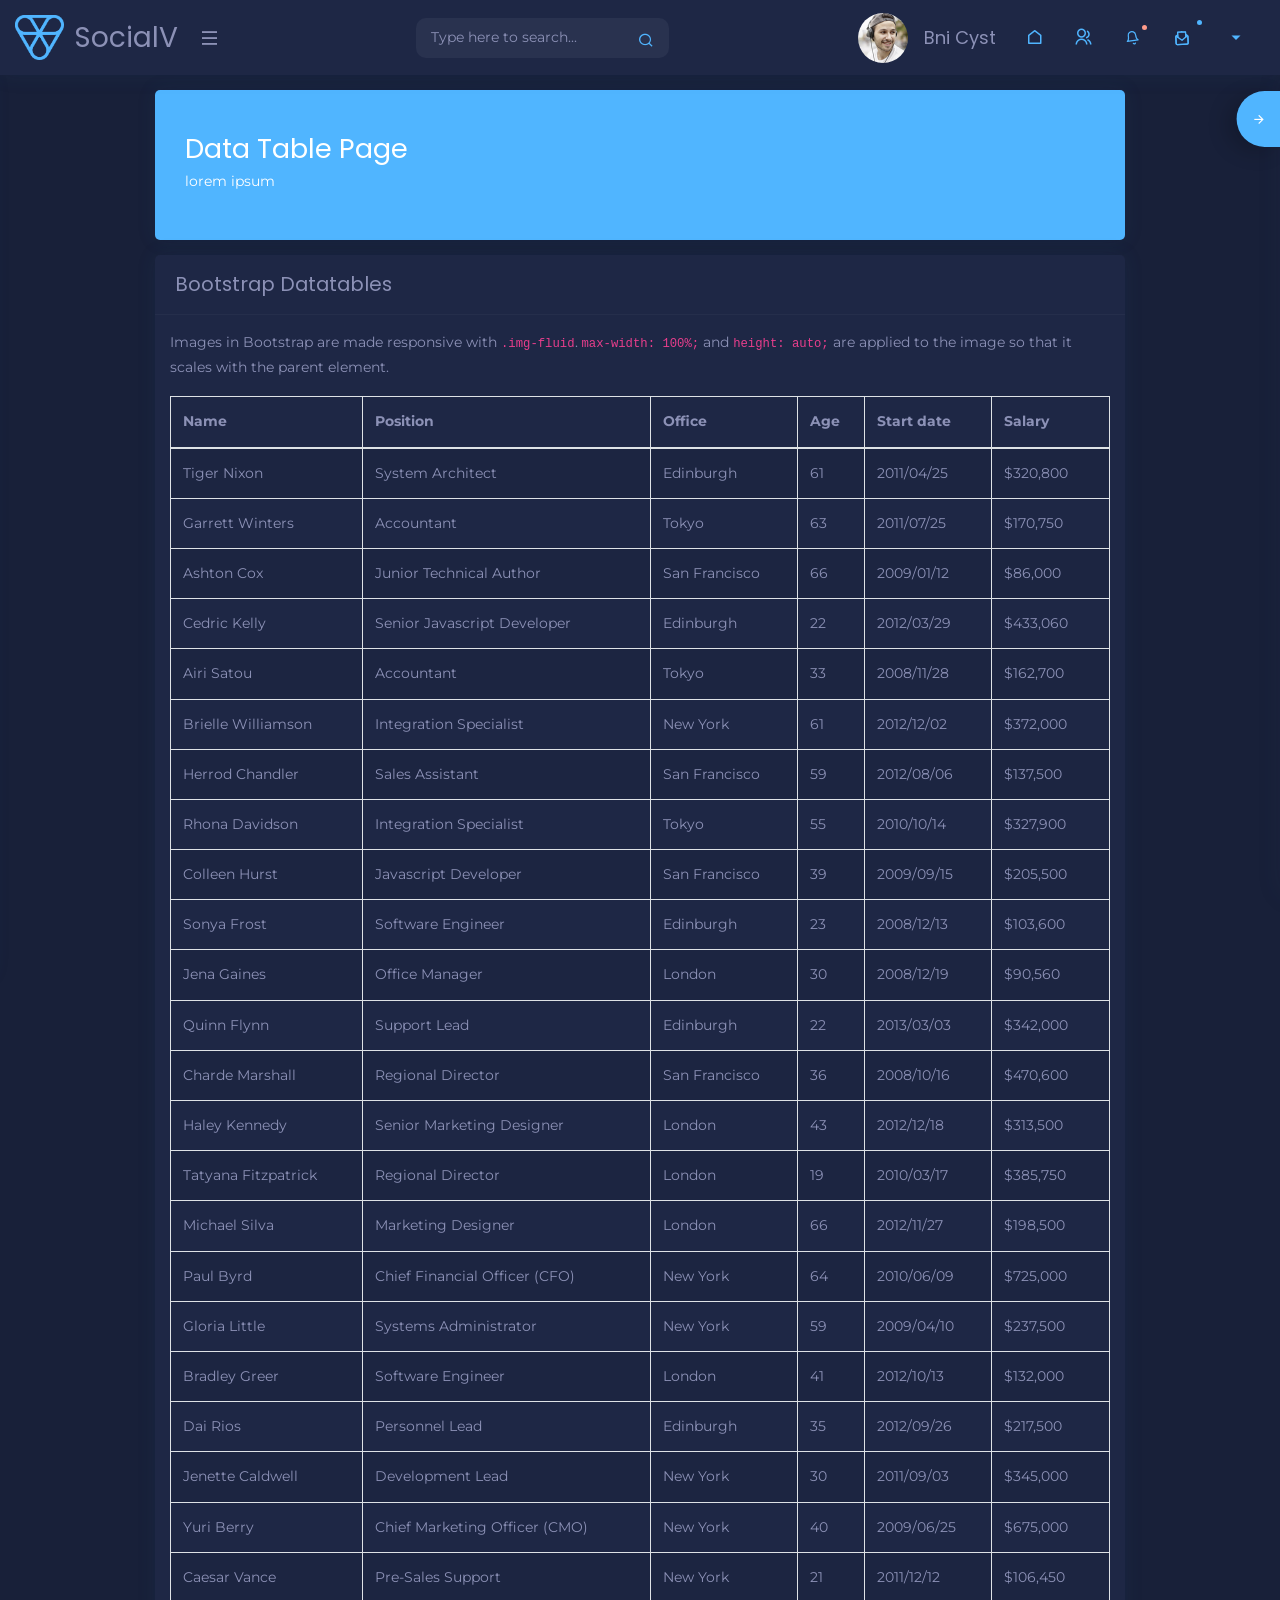
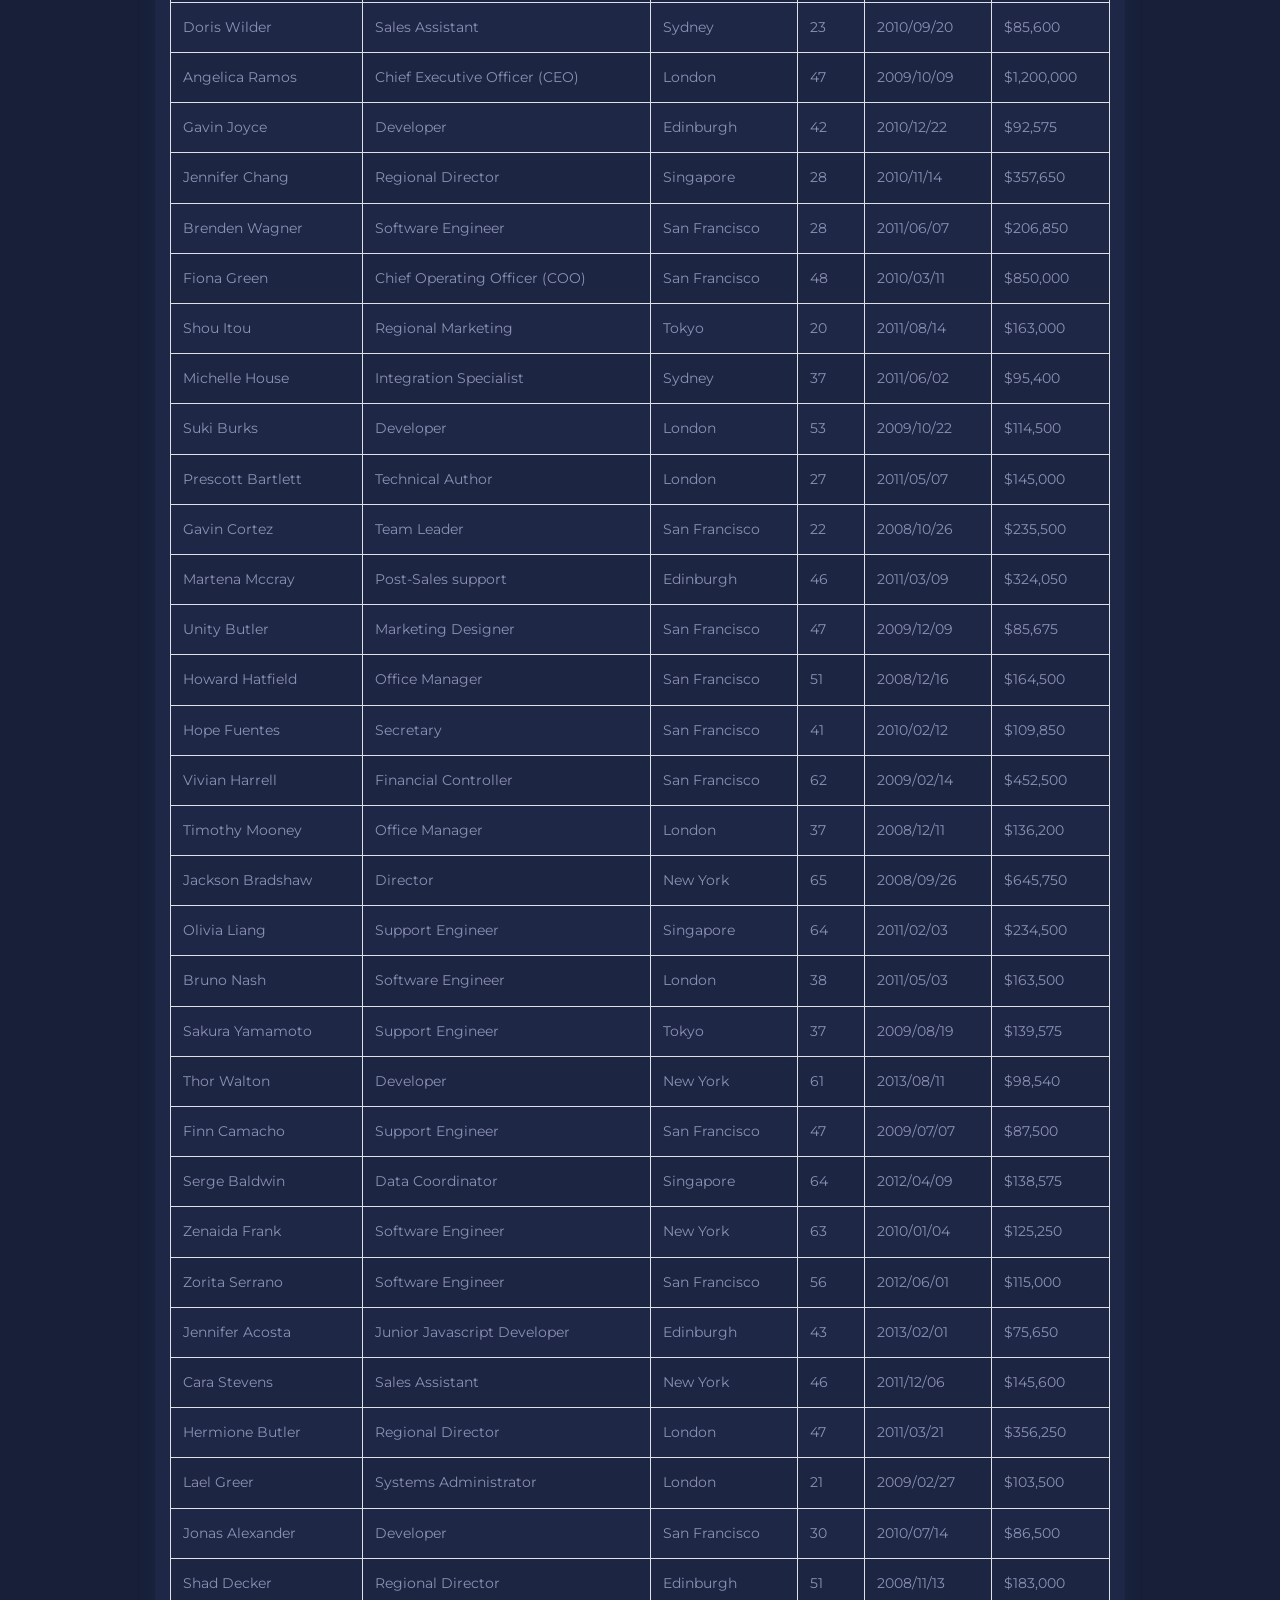
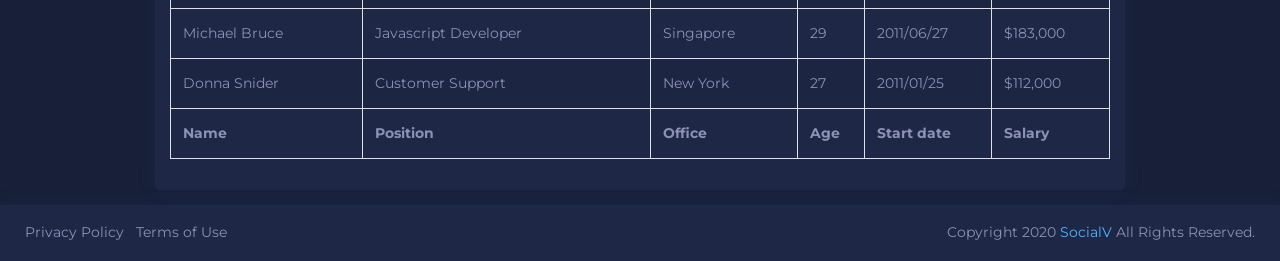
<file: data-table.html>
<!doctype html>
<html lang="en">
   <head>
      <!-- Required meta tags -->
      <meta charset="utf-8">
      <meta name="viewport" content="width=device-width, initial-scale=1, shrink-to-fit=no">
      <title>SocialV - Responsive Bootstrap 4 Admin Dashboard Template</title>
      <!-- Favicon -->
      <link rel="shortcut icon" href="images/favicon.ico" />
      <!-- Bootstrap CSS -->
      <link rel="stylesheet" href="css/bootstrap.min.css">
      <!-- Typography CSS -->
      <link rel="stylesheet" href="css/typography.css">
      <!-- Style CSS -->
      <link rel="stylesheet" href="css/style.css">
      <!-- Responsive CSS -->
      <link rel="stylesheet" href="css/responsive.css">
   </head>
   <body class="sidebar-main-active right-column-fixed">
      <!-- loader Start -->
      <div id="loading">
         <div id="loading-center">
         </div>
      </div>
      <!-- loader END -->
      <!-- Wrapper Start -->
      <div class="wrapper">
         <!-- Sidebar  -->
         <div class="iq-sidebar">
            <div id="sidebar-scrollbar">
               <nav class="iq-sidebar-menu">
                  <ul id="iq-sidebar-toggle" class="iq-menu">
                     <li>
                        <a href="index.html" class="iq-waves-effect"><i class="las la-newspaper"></i><span>Newsfeed</span></a>
                     </li>
                     <li>
                        <a href="profile.html" class="iq-waves-effect"><i class="las la-user"></i><span>Profile</span></a>
                     </li>
                     <li>
                        <a href="friend-list.html" class="iq-waves-effect"><i class="las la-user-friends"></i><span>Friend Lists</span></a>
                     </li>
                     <li>
                        <a href="group.html" class="iq-waves-effect"><i class="las la-users"></i><span>Group</span></a>
                     </li>
                     <li>
                        <a href="profile-images.html" class="iq-waves-effect"><i class="las la-image"></i><span>Profile Image</span></a>
                     </li>
                     <li>
                        <a href="profile-video.html" class="iq-waves-effect"><i class="las la-video"></i><span>Profile Video</span></a>
                     </li>
                     <li>
                        <a href="profile-event.html" class="iq-waves-effect"><i class="las la-film"></i><span>Profile Events</span></a>
                     </li>
                     <li>
                        <a href="notification.html" class="iq-waves-effect"><i class="las la-bell"></i><span>Notification</span></a>
                     </li>
                     <li>
                        <a href="file.html" class="iq-waves-effect"><i class="las la-file"></i><span>Files</span></a>
                     </li>
                     <li>
                        <a href="friend-request.html" class="iq-waves-effect"><i class="las la-anchor"></i><span>Friend Request</span></a>
                     </li>
                     <li>
                        <a href="chat.html" class="iq-waves-effect"><i class="lab la-rocketchat"></i><span>Chat</span></a>
                     </li>
                     <li>
                        <a href="todo.html" class="iq-waves-effect"><i class="las la-check-circle"></i><span>Todo</span></a>
                     </li>
                     <li>
                        <a href="calendar.html" class="iq-waves-effect"><i class="las la-calendar"></i><span>Calendar</span></a>
                     </li>
                     <li>
                        <a href="birthday.html" class="iq-waves-effect"><i class="las la-birthday-cake"></i><span>Birthday</span></a>
                     </li>
                     <li>
                        <a href="weather.html" class="iq-waves-effect"><i class="ri-snowy-line"></i><span>Weather</span></a>
                     </li>
                     <li>
                        <a href="music.html" class="iq-waves-effect"><i class="ri-play-circle-line"></i><span>Music</span></a>
                     </li>
                     <li>
                        <a href="#mailbox" class="iq-waves-effect collapsed"  data-toggle="collapse" aria-expanded="false"><i class="ri-mail-line"></i><span>Email</span><i class="ri-arrow-right-s-line iq-arrow-right"></i></a>
                        <ul id="mailbox" class="iq-submenu collapse" data-parent="#iq-sidebar-toggle">
                           <li><a href="app/index.html"><i class="ri-inbox-line"></i>Inbox</a></li>
                           <li><a href="app/email-compose.html"><i class="ri-edit-line"></i>Email Compose</a></li>
                        </ul>
                     </li>
                     <li class="active">
                        <a href="#ui-elements" class="iq-waves-effect collapsed"  data-toggle="collapse" aria-expanded="true"><i class="ri-focus-2-line"></i><span>Ui-Elements</span><i class="ri-arrow-right-s-line iq-arrow-right"></i></a>
                        <ul id="ui-elements" class="iq-submenu collapse show" data-parent="#iq-sidebar-toggle">
                           <li>
                              <a href="#ui-kit" class="iq-waves-effect collapsed" data-toggle="collapse" aria-expanded="false"><i class="ri-pencil-ruler-line"></i><span>UI Kit</span><i class="ri-arrow-right-s-line iq-arrow-right"></i></a>
                              <ul id="ui-kit" class="iq-submenu collapse" data-parent="#ui-elements">
                                 <li><a href="ui-colors.html"><i class="ri-font-color"></i>colors</a></li>
                                 <li><a href="ui-typography.html"><i class="ri-text"></i>Typography</a></li>
                                 <li><a href="ui-alerts.html"><i class="ri-alert-line"></i>Alerts</a></li>
                                 <li><a href="ui-badges.html"><i class="ri-building-3-line"></i>Badges</a></li>
                                 <li><a href="ui-breadcrumb.html"><i class="ri-menu-2-line"></i>Breadcrumb</a></li>
                                 <li><a href="ui-buttons.html"><i class="ri-checkbox-blank-line"></i>Buttons</a></li>
                                 <li><a href="ui-cards.html"><i class="ri-bank-card-line"></i>Cards</a></li>
                                 <li><a href="ui-carousel.html"><i class="ri-slideshow-line"></i>Carousel</a></li>
                                 <li><a href="ui-embed-video.html"><i class="ri-slideshow-2-line"></i>Video</a></li>
                                 <li><a href="ui-grid.html"><i class="ri-grid-line"></i>Grid</a></li>
                                 <li><a href="ui-images.html"><i class="ri-image-line"></i>Images</a></li>
                                 <li><a href="ui-list-group.html"><i class="ri-file-list-3-line"></i>list Group</a></li>
                                 <li><a href="ui-media-object.html"><i class="ri-camera-line"></i>Media</a></li>
                                 <li><a href="ui-modal.html"><i class="ri-stop-mini-line"></i>Modal</a></li>
                                 <li><a href="ui-notifications.html"><i class="ri-notification-line"></i>Notifications</a></li>
                                 <li><a href="ui-pagination.html"><i class="ri-pages-line"></i>Pagination</a></li>
                                 <li><a href="ui-popovers.html"><i class="ri-folder-shield-2-line"></i>Popovers</a></li>
                                 <li><a href="ui-progressbars.html"><i class="ri-battery-low-line"></i>Progressbars</a></li>
                                 <li><a href="ui-tabs.html"><i class="ri-database-line"></i>Tabs</a></li>
                                 <li><a href="ui-tooltips.html"><i class="ri-record-mail-line"></i>Tooltips</a></li>
                              </ul>
                           </li>
                           <li>
                              <a href="#forms" class="iq-waves-effect collapsed" data-toggle="collapse" aria-expanded="false"><i class="ri-profile-line"></i><span>Forms</span><i class="ri-arrow-right-s-line iq-arrow-right"></i></a>
                              <ul id="forms" class="iq-submenu collapse" data-parent="#ui-elements">
                                 <li><a href="form-layout.html"><i class="ri-tablet-line"></i>Form Elements</a></li>
                                 <li><a href="form-validation.html"><i class="ri-device-line"></i>Form Validation</a></li>
                                 <li><a href="form-switch.html"><i class="ri-toggle-line"></i>Form Switch</a></li>
                                 <li><a href="form-chechbox.html"><i class="ri-checkbox-line"></i>Form Checkbox</a></li>
                                 <li><a href="form-radio.html"><i class="ri-radio-button-line"></i>Form Radio</a></li>
                              </ul>
                           </li>
                           <li>
                              <a href="#wizard-form" class="iq-waves-effect collapsed" data-toggle="collapse" aria-expanded="false"><i class="ri-archive-drawer-line"></i><span>Forms Wizard</span><i class="ri-arrow-right-s-line iq-arrow-right"></i></a>
                              <ul id="wizard-form" class="iq-submenu collapse" data-parent="#ui-elements">
                                 <li><a href="form-wizard.html"><i class="ri-clockwise-line"></i>Simple Wizard</a></li>
                                 <li><a href="form-wizard-validate.html"><i class="ri-clockwise-2-line"></i>Validate Wizard</a></li>
                                 <li><a href="form-wizard-vertical.html"><i class="ri-anticlockwise-line"></i>Vertical Wizard</a></li>
                              </ul>
                           </li>
                           <li class="active">
                              <a href="#tables" class="iq-waves-effect collapsed" data-toggle="collapse" aria-expanded="true"><i class="ri-table-line"></i><span>Table</span><i class="ri-arrow-right-s-line iq-arrow-right"></i></a>
                              <ul id="tables" class="iq-submenu collapse show" data-parent="#ui-elements">
                                 <li><a href="tables-basic.html"><i class="ri-table-line"></i>Basic Tables</a></li>
                                 <li class="active"><a href="data-table.html"><i class="ri-database-line"></i>Data Table</a></li>
                                 <li><a href="table-editable.html"><i class="ri-refund-line"></i>Editable Table</a></li>
                              </ul>
                           </li>
                           <li>
                              <a href="#icons" class="iq-waves-effect collapsed" data-toggle="collapse" aria-expanded="false"><i class="ri-list-check"></i><span>Icons</span><i class="ri-arrow-right-s-line iq-arrow-right"></i></a>
                              <ul id="icons" class="iq-submenu collapse" data-parent="#ui-elements">
                                 <li><a href="icon-dripicons.html"><i class="ri-stack-line"></i>Dripicons</a></li>
                                 <li><a href="icon-fontawesome-5.html"><i class="ri-facebook-fill"></i>Font Awesome 5</a></li>
                                 <li><a href="icon-lineawesome.html"><i class="ri-keynote-line"></i>line Awesome</a></li>
                                 <li><a href="icon-remixicon.html"><i class="ri-remixicon-line"></i>Remixicon</a></li>
                                 <li><a href="icon-unicons.html"><i class="ri-underline"></i>unicons</a></li>
                              </ul>
                           </li>
                        </ul>
                     </li>
                     <li>
                        <a href="#pages" class="iq-waves-effect collapsed"  data-toggle="collapse" aria-expanded="false"><i class="ri-pages-line"></i><span>Pages</span><i class="ri-arrow-right-s-line iq-arrow-right"></i></a>
                        <ul id="pages" class="iq-submenu collapse" data-parent="#iq-sidebar-toggle">
                           <li>
                              <a href="#authentication" class="iq-waves-effect collapsed" data-toggle="collapse" aria-expanded="false"><i class="ri-pages-line"></i><span>Authentication</span><i class="ri-arrow-right-s-line iq-arrow-right"></i></a>
                              <ul id="authentication" class="iq-submenu collapse" data-parent="#pages">
                                 <li><a href="sign-in.html"><i class="ri-login-box-line"></i>Login</a></li>
                                 <li><a href="sign-up.html"><i class="ri-login-circle-line"></i>Register</a></li>
                                 <li><a href="pages-recoverpw.html"><i class="ri-record-mail-line"></i>Recover Password</a></li>
                                 <li><a href="pages-confirm-mail.html"><i class="ri-file-code-line"></i>Confirm Mail</a></li>
                                 <li><a href="pages-lock-screen.html"><i class="ri-lock-line"></i>Lock Screen</a></li>
                              </ul>
                           </li>
                           <li>
                              <a href="#extra-pages" class="iq-waves-effect collapsed" data-toggle="collapse" aria-expanded="false"><i class="ri-pantone-line"></i><span>Extra Pages</span><i class="ri-arrow-right-s-line iq-arrow-right"></i></a>
                              <ul id="extra-pages" class="iq-submenu collapse" data-parent="#pages">
                                 <li><a href="pages-timeline.html"><i class="ri-map-pin-time-line"></i>Timeline</a></li>
                                 <li><a href="pages-invoice.html"><i class="ri-question-answer-line"></i>Invoice</a></li>
                                 <li><a href="blank-page.html"><i class="ri-invision-line"></i>Blank Page</a></li>
                                 <li><a href="pages-error.html"><i class="ri-error-warning-line"></i>Error 404</a></li>
                                 <li><a href="pages-error-500.html"><i class="ri-error-warning-line"></i>Error 500</a></li>
                                 <li><a href="pages-pricing.html"><i class="ri-price-tag-line"></i>Pricing</a></li>
                                 <li><a href="pages-pricing-one.html"><i class="ri-price-tag-2-line"></i>Pricing 1</a></li>
                                 <li><a href="pages-maintenance.html"><i class="ri-archive-line"></i>Maintenance</a></li>
                                 <li><a href="pages-comingsoon.html"><i class="ri-mastercard-line"></i>Coming Soon</a></li>
                                 <li><a href="pages-faq.html"><i class="ri-compasses-line"></i>Faq</a></li>
                              </ul>
                           </li>
                        </ul>
                     </li>
                     
                  </ul>
               </nav>
               <div class="p-3"></div>
            </div>
         </div>
         <!-- TOP Nav Bar -->
         <div class="iq-top-navbar">
            <div class="iq-navbar-custom">
               <nav class="navbar navbar-expand-lg navbar-light p-0">
                  <div class="iq-navbar-logo d-flex justify-content-between">
                     <a href="index.html">
                     <img src="images/logo.png" class="img-fluid" alt="">
                     <span>SocialV</span>
                     </a>
                     <div class="iq-menu-bt align-self-center">
                     <div class="wrapper-menu">
                        <div class="main-circle"><i class="ri-menu-line"></i></div>
                     </div>
                  </div>
                  </div>
                  <div class="iq-search-bar">
                     <form action="#" class="searchbox">
                        <input type="text" class="text search-input" placeholder="Type here to search...">
                        <a class="search-link" href="#"><i class="ri-search-line"></i></a>
                     </form>
                  </div>
                  <button class="navbar-toggler" type="button" data-toggle="collapse" data-target="#navbarSupportedContent" aria-controls="navbarSupportedContent"  aria-label="Toggle navigation">
                  <i class="ri-menu-3-line"></i>
                  </button>
                  <div class="collapse navbar-collapse" id="navbarSupportedContent">
                     <ul class="navbar-nav ml-auto navbar-list">
                        <li>
                           <a href="profile.html" class="iq-waves-effect d-flex align-items-center">
                              <img src="images/user/1.jpg" class="img-fluid rounded-circle mr-3" alt="user">
                              <div class="caption">
                                 <h6 class="mb-0 line-height">Bni Cyst</h6>
                              </div>
                           </a>
                        </li>
                        <li>
                           <a href="index.html" class="iq-waves-effect d-flex align-items-center">
                           <i class="ri-home-line"></i>
                           </a>
                        </li>
                        <li class="nav-item">
                           <a class="search-toggle iq-waves-effect" href="#"><i class="ri-group-line"></i></a>
                           <div class="iq-sub-dropdown iq-sub-dropdown-large">
                              <div class="iq-card shadow-none m-0">
                                 <div class="iq-card-body p-0 ">
                                    <div class="bg-primary p-3">
                                       <h5 class="mb-0 text-white">Friend Request<small class="badge  badge-light float-right pt-1">4</small></h5>
                                    </div>
                                    <div class="iq-friend-request">
                                       <div class="iq-sub-card iq-sub-card-big d-flex align-items-center justify-content-between" >
                                          <div class="d-flex align-items-center">
                                             <div class="">
                                                <img class="avatar-40 rounded" src="images/user/01.jpg" alt="">
                                             </div>
                                             <div class="media-body ml-3">
                                                <h6 class="mb-0 ">Jaques Amole</h6>
                                                <p class="mb-0">40  friends</p>
                                             </div>
                                          </div>
                                          <div class="d-flex align-items-center">
                                             <a href="javascript:void();" class="mr-3 btn btn-primary rounded">Confirm</a>
                                             <a href="javascript:void();" class="mr-3 btn btn-secondary rounded">Delete Request</a>                                    
                                          </div>
                                       </div>
                                    </div>
                                    <div class="iq-friend-request">
                                       <div class="iq-sub-card iq-sub-card-big d-flex align-items-center justify-content-between" >
                                          <div class="d-flex align-items-center">
                                             <div class="">
                                                <img class="avatar-40 rounded" src="images/user/02.jpg" alt="">
                                             </div>
                                             <div class="media-body ml-3">
                                                <h6 class="mb-0 ">Lucy Tania</h6>
                                                <p class="mb-0">12  friends</p>
                                             </div>
                                          </div>
                                          <div class="d-flex align-items-center">
                                             <a href="javascript:void();" class="mr-3 btn btn-primary rounded">Confirm</a>
                                             <a href="javascript:void();" class="mr-3 btn btn-secondary rounded">Delete Request</a>                                    
                                          </div>
                                       </div>
                                    </div>
                                    <div class="iq-friend-request">
                                       <div class="iq-sub-card iq-sub-card-big d-flex align-items-center justify-content-between" >
                                          <div class="d-flex align-items-center">
                                             <div class="">
                                                <img class="avatar-40 rounded" src="images/user/03.jpg" alt="">
                                             </div>
                                             <div class="media-body ml-3">
                                                <h6 class="mb-0 ">Manny Petty</h6>
                                                <p class="mb-0">3  friends</p>
                                             </div>
                                          </div>
                                          <div class="d-flex align-items-center">
                                             <a href="javascript:void();" class="mr-3 btn btn-primary rounded">Confirm</a>
                                             <a href="javascript:void();" class="mr-3 btn btn-secondary rounded">Delete Request</a>                                    
                                          </div>
                                       </div>
                                    </div>
                                    <div class="iq-friend-request">
                                       <div class="iq-sub-card iq-sub-card-big d-flex align-items-center justify-content-between" >
                                          <div class="d-flex align-items-center">
                                             <div class="">
                                                <img class="avatar-40 rounded" src="images/user/04.jpg" alt="">
                                             </div>
                                             <div class="media-body ml-3">
                                                <h6 class="mb-0 ">Marsha Mello</h6>
                                                <p class="mb-0">15  friends</p>
                                             </div>
                                          </div>
                                          <div class="d-flex align-items-center">
                                             <a href="javascript:void();" class="mr-3 btn btn-primary rounded">Confirm</a>
                                             <a href="javascript:void();" class="mr-3 btn btn-secondary rounded">Delete Request</a>                                    
                                          </div>
                                       </div>
                                    </div>
                                    <div class="text-center">
                                       <a href="#" class="mr-3 btn text-primary">View More Request</a>
                                    </div>
                                 </div>
                              </div>
                           </div>
                        </li>
                        <li class="nav-item">
                           <a href="#" class="search-toggle iq-waves-effect">
                              <div id="lottie-beil"></div>
                              <span class="bg-danger dots"></span>
                           </a>
                           <div class="iq-sub-dropdown">
                              <div class="iq-card shadow-none m-0">
                                 <div class="iq-card-body p-0 ">
                                    <div class="bg-primary p-3">
                                       <h5 class="mb-0 text-white">All Notifications<small class="badge  badge-light float-right pt-1">4</small></h5>
                                    </div>
                                    <a href="#" class="iq-sub-card" >
                                       <div class="media align-items-center">
                                          <div class="">
                                             <img class="avatar-40 rounded" src="images/user/01.jpg" alt="">
                                          </div>
                                          <div class="media-body ml-3">
                                             <h6 class="mb-0 ">Emma Watson Bni</h6>
                                             <small class="float-right font-size-12">Just Now</small>
                                             <p class="mb-0">95 MB</p>
                                          </div>
                                       </div>
                                    </a>
                                    <a href="#" class="iq-sub-card" >
                                       <div class="media align-items-center">
                                          <div class="">
                                             <img class="avatar-40 rounded" src="images/user/02.jpg" alt="">
                                          </div>
                                          <div class="media-body ml-3">
                                             <h6 class="mb-0 ">New customer is join</h6>
                                             <small class="float-right font-size-12">5 days ago</small>
                                             <p class="mb-0">Cyst Bni</p>
                                          </div>
                                       </div>
                                    </a>
                                    <a href="#" class="iq-sub-card" >
                                       <div class="media align-items-center">
                                          <div class="">
                                             <img class="avatar-40 rounded" src="images/user/03.jpg" alt="">
                                          </div>
                                          <div class="media-body ml-3">
                                             <h6 class="mb-0 ">Two customer is left</h6>
                                             <small class="float-right font-size-12">2 days ago</small>
                                             <p class="mb-0">Cyst Bni</p>
                                          </div>
                                       </div>
                                    </a>
                                    <a href="#" class="iq-sub-card" >
                                       <div class="media align-items-center">
                                          <div class="">
                                             <img class="avatar-40 rounded" src="images/user/04.jpg" alt="">
                                          </div>
                                          <div class="media-body ml-3">
                                             <h6 class="mb-0 ">New Mail from Fenny</h6>
                                             <small class="float-right font-size-12">3 days ago</small>
                                             <p class="mb-0">Cyst Bni</p>
                                          </div>
                                       </div>
                                    </a>
                                 </div>
                              </div>
                           </div>
                        </li>
                        <li class="nav-item dropdown">
                           <a href="#" class="search-toggle iq-waves-effect">
                              <div id="lottie-mail"></div>
                              <span class="bg-primary count-mail"></span>
                           </a>
                           <div class="iq-sub-dropdown">
                              <div class="iq-card shadow-none m-0">
                                 <div class="iq-card-body p-0 ">
                                    <div class="bg-primary p-3">
                                       <h5 class="mb-0 text-white">All Messages<small class="badge  badge-light float-right pt-1">5</small></h5>
                                    </div>
                                    <a href="#" class="iq-sub-card" >
                                       <div class="media align-items-center">
                                          <div class="">
                                             <img class="avatar-40 rounded" src="images/user/01.jpg" alt="">
                                          </div>
                                          <div class="media-body ml-3">
                                             <h6 class="mb-0 ">Bni Emma Watson</h6>
                                             <small class="float-left font-size-12">13 Jun</small>
                                          </div>
                                       </div>
                                    </a>
                                    <a href="#" class="iq-sub-card" >
                                       <div class="media align-items-center">
                                          <div class="">
                                             <img class="avatar-40 rounded" src="images/user/02.jpg" alt="">
                                          </div>
                                          <div class="media-body ml-3">
                                             <h6 class="mb-0 ">Lorem Ipsum Watson</h6>
                                             <small class="float-left font-size-12">20 Apr</small>
                                          </div>
                                       </div>
                                    </a>
                                    <a href="#" class="iq-sub-card" >
                                       <div class="media align-items-center">
                                          <div class="">
                                             <img class="avatar-40 rounded" src="images/user/03.jpg" alt="">
                                          </div>
                                          <div class="media-body ml-3">
                                             <h6 class="mb-0 ">Why do we use it?</h6>
                                             <small class="float-left font-size-12">30 Jun</small>
                                          </div>
                                       </div>
                                    </a>
                                    <a href="#" class="iq-sub-card" >
                                       <div class="media align-items-center">
                                          <div class="">
                                             <img class="avatar-40 rounded" src="images/user/04.jpg" alt="">
                                          </div>
                                          <div class="media-body ml-3">
                                             <h6 class="mb-0 ">Variations Passages</h6>
                                             <small class="float-left font-size-12">12 Sep</small>
                                          </div>
                                       </div>
                                    </a>
                                    <a href="#" class="iq-sub-card" >
                                       <div class="media align-items-center">
                                          <div class="">
                                             <img class="avatar-40 rounded" src="images/user/05.jpg" alt="">
                                          </div>
                                          <div class="media-body ml-3">
                                             <h6 class="mb-0 ">Lorem Ipsum generators</h6>
                                             <small class="float-left font-size-12">5 Dec</small>
                                          </div>
                                       </div>
                                    </a>
                                 </div>
                              </div>
                           </div>
                        </li>
                     </ul>
                      <ul class="navbar-list">
                        <li>
                           <a href="#" class="search-toggle iq-waves-effect d-flex align-items-center">
                           <i class="ri-arrow-down-s-fill"></i>
                           </a>
                           <div class="iq-sub-dropdown iq-user-dropdown">
                              <div class="iq-card shadow-none m-0">
                                 <div class="iq-card-body p-0 ">
                                    <div class="bg-primary p-3 line-height">
                                       <h5 class="mb-0 text-white line-height">Hello Bni Cyst</h5>
                                       <span class="text-white font-size-12">Available</span>
                                    </div>
                                    <a href="profile.html" class="iq-sub-card iq-bg-primary-hover">
                                       <div class="media align-items-center">
                                          <div class="rounded iq-card-icon iq-bg-primary">
                                             <i class="ri-file-user-line"></i>
                                          </div>
                                          <div class="media-body ml-3">
                                             <h6 class="mb-0 ">My Profile</h6>
                                             <p class="mb-0 font-size-12">View personal profile details.</p>
                                          </div>
                                       </div>
                                    </a>
                                    <a href="profile-edit.html" class="iq-sub-card iq-bg-warning-hover">
                                       <div class="media align-items-center">
                                          <div class="rounded iq-card-icon iq-bg-warning">
                                             <i class="ri-profile-line"></i>
                                          </div>
                                          <div class="media-body ml-3">
                                             <h6 class="mb-0 ">Edit Profile</h6>
                                             <p class="mb-0 font-size-12">Modify your personal details.</p>
                                          </div>
                                       </div>
                                    </a>
                                    <a href="account-setting.html" class="iq-sub-card iq-bg-info-hover">
                                       <div class="media align-items-center">
                                          <div class="rounded iq-card-icon iq-bg-info">
                                             <i class="ri-account-box-line"></i>
                                          </div>
                                          <div class="media-body ml-3">
                                             <h6 class="mb-0 ">Account settings</h6>
                                             <p class="mb-0 font-size-12">Manage your account parameters.</p>
                                          </div>
                                       </div>
                                    </a>
                                    <a href="privacy-setting.html" class="iq-sub-card iq-bg-danger-hover">
                                       <div class="media align-items-center">
                                          <div class="rounded iq-card-icon iq-bg-danger">
                                             <i class="ri-lock-line"></i>
                                          </div>
                                          <div class="media-body ml-3">
                                             <h6 class="mb-0 ">Privacy Settings</h6>
                                             <p class="mb-0 font-size-12">Control your privacy parameters.</p>
                                          </div>
                                       </div>
                                    </a>
                                    <div class="d-inline-block w-100 text-center p-3">
                                       <a class="bg-primary iq-sign-btn" href="sign-in.html" role="button">Sign out<i class="ri-login-box-line ml-2"></i></a>
                                    </div>
                                 </div>
                              </div>
                           </div>
                        </li>
                     </ul>
                  </div>
               </nav>
            </div>
         </div>
         <!-- TOP Nav Bar END -->
         <!-- Right Sidebar Panel Start-->
         <div class="right-sidebar-mini right-sidebar">
            <div class="right-sidebar-panel p-0">
               <div class="iq-card shadow-none">
                  <div class="iq-card-body p-0">
                     <div class="media-height p-3">
                        <div class="media align-items-center mb-4">
                           <div class="iq-profile-avatar status-online">
                              <img class="rounded-circle avatar-50" src="images/user/01.jpg" alt="">
                           </div>
                           <div class="media-body ml-3">
                              <h6 class="mb-0"><a href="#">Anna Sthesia</a></h6>
                              <p class="mb-0">Admin</p>
                           </div>
                        </div>
                        <div class="media align-items-center mb-4">
                           <div class="iq-profile-avatar status-online">
                              <img class="rounded-circle avatar-50" src="images/user/02.jpg" alt="">
                           </div>
                           <div class="media-body ml-3">
                              <h6 class="mb-0"><a href="#">Paul Molive</a></h6>
                              <p class="mb-0">Admin</p>
                           </div>
                        </div>
                        <div class="media align-items-center mb-4">
                           <div class="iq-profile-avatar status-online">
                              <img class="rounded-circle avatar-50" src="images/user/03.jpg" alt="">
                           </div>
                           <div class="media-body ml-3">
                              <h6 class="mb-0"><a href="#">Anna Mull</a></h6>
                              <p class="mb-0">Admin</p>
                           </div>
                        </div>
                        <div class="media align-items-center mb-4">
                           <div class="iq-profile-avatar status-online">
                              <img class="rounded-circle avatar-50" src="images/user/04.jpg" alt="">
                           </div>
                           <div class="media-body ml-3">
                              <h6 class="mb-0"><a href="#">Paige Turner</a></h6>
                              <p class="mb-0">Admin</p>
                           </div>
                        </div>
                        <div class="media align-items-center mb-4">
                           <div class="iq-profile-avatar status-online">
                              <img class="rounded-circle avatar-50" src="images/user/01.jpg" alt="">
                           </div>
                           <div class="media-body ml-3">
                              <h6 class="mb-0"><a href="#">Bob Frapples</a></h6>
                              <p class="mb-0">Admin</p>
                           </div>
                        </div>
                        <div class="media align-items-center mb-4">
                           <div class="iq-profile-avatar status-online">
                              <img class="rounded-circle avatar-50" src="images/user/02.jpg" alt="">
                           </div>
                           <div class="media-body ml-3">
                              <h6 class="mb-0"><a href="#">Barb Ackue</a></h6>
                              <p class="mb-0">Admin</p>
                           </div>
                        </div>
                        <div class="media align-items-center mb-4">
                           <div class="iq-profile-avatar status-online">
                              <img class="rounded-circle avatar-50" src="images/user/03.jpg" alt="">
                           </div>
                           <div class="media-body ml-3">
                              <h6 class="mb-0"><a href="#">Greta Life</a></h6>
                              <p class="mb-0">Admin</p>
                           </div>
                        </div>
                        <div class="media align-items-center mb-4">
                           <div class="iq-profile-avatar status-away">
                              <img class="rounded-circle avatar-50" src="images/user/04.jpg" alt="">
                           </div>
                           <div class="media-body ml-3">
                              <h6 class="mb-0"><a href="#">Ira Membrit</a></h6>
                              <p class="mb-0">Admin</p>
                           </div>
                        </div>
                        <div class="media align-items-center mb-4">
                           <div class="iq-profile-avatar status-away">
                              <img class="rounded-circle avatar-50" src="images/user/01.jpg" alt="">
                           </div>
                           <div class="media-body ml-3">
                              <h6 class="mb-0"><a href="#">Pete Sariya</a></h6>
                              <p class="mb-0">Admin</p>
                           </div>
                        </div>
                        <div class="media align-items-center">
                           <div class="iq-profile-avatar">
                              <img class="rounded-circle avatar-50" src="images/user/02.jpg" alt="">
                           </div>
                           <div class="media-body ml-3">
                              <h6 class="mb-0"><a href="#">Monty Carlo</a></h6>
                              <p class="mb-0">Admin</p>
                           </div>
                        </div>
                     </div>
                     <div class="right-sidebar-toggle bg-primary mt-3">
                        <i class="ri-arrow-left-line side-left-icon"></i>
                        <i class="ri-arrow-right-line side-right-icon"><span class="ml-3 d-inline-block">Close Menu</span></i> 
                     </div>
                  </div>
               </div>
            </div>
         </div>
         <!-- Right Sidebar Panel End-->
         <!-- Page Content  -->
         <div id="content-page" class="content-page">
            <div class="container">
               <div class="row">
                  <div class="col-sm-12">
                     <div class="iq-card position-relative inner-page-bg bg-primary" style="height: 150px;">
                        <div class="inner-page-title">
                           <h3 class="text-white">Data Table Page</h3>
                           <p class="text-white">lorem ipsum</p>
                        </div>
                     </div>
                  </div>
                  <div class="col-sm-12">
                     <div class="iq-card">
                        <div class="iq-card-header d-flex justify-content-between">
                           <div class="iq-header-title">
                              <h4 class="card-title">Bootstrap Datatables</h4>
                           </div>
                        </div>
                        <div class="iq-card-body">
                           <p>Images in Bootstrap are made responsive with <code>.img-fluid</code>. <code>max-width: 100%;</code> and <code>height: auto;</code> are applied to the image so that it scales with the parent element.</p>
                           <div class="table-responsive">
                              <table id="datatable" class="table table-striped table-bordered" >
                                 <thead>
                                    <tr>
                                       <th>Name</th>
                                       <th>Position</th>
                                       <th>Office</th>
                                       <th>Age</th>
                                       <th>Start date</th>
                                       <th>Salary</th>
                                    </tr>
                                 </thead>
                                 <tbody>
                                    <tr>
                                       <td>Tiger Nixon</td>
                                       <td>System Architect</td>
                                       <td>Edinburgh</td>
                                       <td>61</td>
                                       <td>2011/04/25</td>
                                       <td>$320,800</td>
                                    </tr>
                                    <tr>
                                       <td>Garrett Winters</td>
                                       <td>Accountant</td>
                                       <td>Tokyo</td>
                                       <td>63</td>
                                       <td>2011/07/25</td>
                                       <td>$170,750</td>
                                    </tr>
                                    <tr>
                                       <td>Ashton Cox</td>
                                       <td>Junior Technical Author</td>
                                       <td>San Francisco</td>
                                       <td>66</td>
                                       <td>2009/01/12</td>
                                       <td>$86,000</td>
                                    </tr>
                                    <tr>
                                       <td>Cedric Kelly</td>
                                       <td>Senior Javascript Developer</td>
                                       <td>Edinburgh</td>
                                       <td>22</td>
                                       <td>2012/03/29</td>
                                       <td>$433,060</td>
                                    </tr>
                                    <tr>
                                       <td>Airi Satou</td>
                                       <td>Accountant</td>
                                       <td>Tokyo</td>
                                       <td>33</td>
                                       <td>2008/11/28</td>
                                       <td>$162,700</td>
                                    </tr>
                                    <tr>
                                       <td>Brielle Williamson</td>
                                       <td>Integration Specialist</td>
                                       <td>New York</td>
                                       <td>61</td>
                                       <td>2012/12/02</td>
                                       <td>$372,000</td>
                                    </tr>
                                    <tr>
                                       <td>Herrod Chandler</td>
                                       <td>Sales Assistant</td>
                                       <td>San Francisco</td>
                                       <td>59</td>
                                       <td>2012/08/06</td>
                                       <td>$137,500</td>
                                    </tr>
                                    <tr>
                                       <td>Rhona Davidson</td>
                                       <td>Integration Specialist</td>
                                       <td>Tokyo</td>
                                       <td>55</td>
                                       <td>2010/10/14</td>
                                       <td>$327,900</td>
                                    </tr>
                                    <tr>
                                       <td>Colleen Hurst</td>
                                       <td>Javascript Developer</td>
                                       <td>San Francisco</td>
                                       <td>39</td>
                                       <td>2009/09/15</td>
                                       <td>$205,500</td>
                                    </tr>
                                    <tr>
                                       <td>Sonya Frost</td>
                                       <td>Software Engineer</td>
                                       <td>Edinburgh</td>
                                       <td>23</td>
                                       <td>2008/12/13</td>
                                       <td>$103,600</td>
                                    </tr>
                                    <tr>
                                       <td>Jena Gaines</td>
                                       <td>Office Manager</td>
                                       <td>London</td>
                                       <td>30</td>
                                       <td>2008/12/19</td>
                                       <td>$90,560</td>
                                    </tr>
                                    <tr>
                                       <td>Quinn Flynn</td>
                                       <td>Support Lead</td>
                                       <td>Edinburgh</td>
                                       <td>22</td>
                                       <td>2013/03/03</td>
                                       <td>$342,000</td>
                                    </tr>
                                    <tr>
                                       <td>Charde Marshall</td>
                                       <td>Regional Director</td>
                                       <td>San Francisco</td>
                                       <td>36</td>
                                       <td>2008/10/16</td>
                                       <td>$470,600</td>
                                    </tr>
                                    <tr>
                                       <td>Haley Kennedy</td>
                                       <td>Senior Marketing Designer</td>
                                       <td>London</td>
                                       <td>43</td>
                                       <td>2012/12/18</td>
                                       <td>$313,500</td>
                                    </tr>
                                    <tr>
                                       <td>Tatyana Fitzpatrick</td>
                                       <td>Regional Director</td>
                                       <td>London</td>
                                       <td>19</td>
                                       <td>2010/03/17</td>
                                       <td>$385,750</td>
                                    </tr>
                                    <tr>
                                       <td>Michael Silva</td>
                                       <td>Marketing Designer</td>
                                       <td>London</td>
                                       <td>66</td>
                                       <td>2012/11/27</td>
                                       <td>$198,500</td>
                                    </tr>
                                    <tr>
                                       <td>Paul Byrd</td>
                                       <td>Chief Financial Officer (CFO)</td>
                                       <td>New York</td>
                                       <td>64</td>
                                       <td>2010/06/09</td>
                                       <td>$725,000</td>
                                    </tr>
                                    <tr>
                                       <td>Gloria Little</td>
                                       <td>Systems Administrator</td>
                                       <td>New York</td>
                                       <td>59</td>
                                       <td>2009/04/10</td>
                                       <td>$237,500</td>
                                    </tr>
                                    <tr>
                                       <td>Bradley Greer</td>
                                       <td>Software Engineer</td>
                                       <td>London</td>
                                       <td>41</td>
                                       <td>2012/10/13</td>
                                       <td>$132,000</td>
                                    </tr>
                                    <tr>
                                       <td>Dai Rios</td>
                                       <td>Personnel Lead</td>
                                       <td>Edinburgh</td>
                                       <td>35</td>
                                       <td>2012/09/26</td>
                                       <td>$217,500</td>
                                    </tr>
                                    <tr>
                                       <td>Jenette Caldwell</td>
                                       <td>Development Lead</td>
                                       <td>New York</td>
                                       <td>30</td>
                                       <td>2011/09/03</td>
                                       <td>$345,000</td>
                                    </tr>
                                    <tr>
                                       <td>Yuri Berry</td>
                                       <td>Chief Marketing Officer (CMO)</td>
                                       <td>New York</td>
                                       <td>40</td>
                                       <td>2009/06/25</td>
                                       <td>$675,000</td>
                                    </tr>
                                    <tr>
                                       <td>Caesar Vance</td>
                                       <td>Pre-Sales Support</td>
                                       <td>New York</td>
                                       <td>21</td>
                                       <td>2011/12/12</td>
                                       <td>$106,450</td>
                                    </tr>
                                    <tr>
                                       <td>Doris Wilder</td>
                                       <td>Sales Assistant</td>
                                       <td>Sydney</td>
                                       <td>23</td>
                                       <td>2010/09/20</td>
                                       <td>$85,600</td>
                                    </tr>
                                    <tr>
                                       <td>Angelica Ramos</td>
                                       <td>Chief Executive Officer (CEO)</td>
                                       <td>London</td>
                                       <td>47</td>
                                       <td>2009/10/09</td>
                                       <td>$1,200,000</td>
                                    </tr>
                                    <tr>
                                       <td>Gavin Joyce</td>
                                       <td>Developer</td>
                                       <td>Edinburgh</td>
                                       <td>42</td>
                                       <td>2010/12/22</td>
                                       <td>$92,575</td>
                                    </tr>
                                    <tr>
                                       <td>Jennifer Chang</td>
                                       <td>Regional Director</td>
                                       <td>Singapore</td>
                                       <td>28</td>
                                       <td>2010/11/14</td>
                                       <td>$357,650</td>
                                    </tr>
                                    <tr>
                                       <td>Brenden Wagner</td>
                                       <td>Software Engineer</td>
                                       <td>San Francisco</td>
                                       <td>28</td>
                                       <td>2011/06/07</td>
                                       <td>$206,850</td>
                                    </tr>
                                    <tr>
                                       <td>Fiona Green</td>
                                       <td>Chief Operating Officer (COO)</td>
                                       <td>San Francisco</td>
                                       <td>48</td>
                                       <td>2010/03/11</td>
                                       <td>$850,000</td>
                                    </tr>
                                    <tr>
                                       <td>Shou Itou</td>
                                       <td>Regional Marketing</td>
                                       <td>Tokyo</td>
                                       <td>20</td>
                                       <td>2011/08/14</td>
                                       <td>$163,000</td>
                                    </tr>
                                    <tr>
                                       <td>Michelle House</td>
                                       <td>Integration Specialist</td>
                                       <td>Sydney</td>
                                       <td>37</td>
                                       <td>2011/06/02</td>
                                       <td>$95,400</td>
                                    </tr>
                                    <tr>
                                       <td>Suki Burks</td>
                                       <td>Developer</td>
                                       <td>London</td>
                                       <td>53</td>
                                       <td>2009/10/22</td>
                                       <td>$114,500</td>
                                    </tr>
                                    <tr>
                                       <td>Prescott Bartlett</td>
                                       <td>Technical Author</td>
                                       <td>London</td>
                                       <td>27</td>
                                       <td>2011/05/07</td>
                                       <td>$145,000</td>
                                    </tr>
                                    <tr>
                                       <td>Gavin Cortez</td>
                                       <td>Team Leader</td>
                                       <td>San Francisco</td>
                                       <td>22</td>
                                       <td>2008/10/26</td>
                                       <td>$235,500</td>
                                    </tr>
                                    <tr>
                                       <td>Martena Mccray</td>
                                       <td>Post-Sales support</td>
                                       <td>Edinburgh</td>
                                       <td>46</td>
                                       <td>2011/03/09</td>
                                       <td>$324,050</td>
                                    </tr>
                                    <tr>
                                       <td>Unity Butler</td>
                                       <td>Marketing Designer</td>
                                       <td>San Francisco</td>
                                       <td>47</td>
                                       <td>2009/12/09</td>
                                       <td>$85,675</td>
                                    </tr>
                                    <tr>
                                       <td>Howard Hatfield</td>
                                       <td>Office Manager</td>
                                       <td>San Francisco</td>
                                       <td>51</td>
                                       <td>2008/12/16</td>
                                       <td>$164,500</td>
                                    </tr>
                                    <tr>
                                       <td>Hope Fuentes</td>
                                       <td>Secretary</td>
                                       <td>San Francisco</td>
                                       <td>41</td>
                                       <td>2010/02/12</td>
                                       <td>$109,850</td>
                                    </tr>
                                    <tr>
                                       <td>Vivian Harrell</td>
                                       <td>Financial Controller</td>
                                       <td>San Francisco</td>
                                       <td>62</td>
                                       <td>2009/02/14</td>
                                       <td>$452,500</td>
                                    </tr>
                                    <tr>
                                       <td>Timothy Mooney</td>
                                       <td>Office Manager</td>
                                       <td>London</td>
                                       <td>37</td>
                                       <td>2008/12/11</td>
                                       <td>$136,200</td>
                                    </tr>
                                    <tr>
                                       <td>Jackson Bradshaw</td>
                                       <td>Director</td>
                                       <td>New York</td>
                                       <td>65</td>
                                       <td>2008/09/26</td>
                                       <td>$645,750</td>
                                    </tr>
                                    <tr>
                                       <td>Olivia Liang</td>
                                       <td>Support Engineer</td>
                                       <td>Singapore</td>
                                       <td>64</td>
                                       <td>2011/02/03</td>
                                       <td>$234,500</td>
                                    </tr>
                                    <tr>
                                       <td>Bruno Nash</td>
                                       <td>Software Engineer</td>
                                       <td>London</td>
                                       <td>38</td>
                                       <td>2011/05/03</td>
                                       <td>$163,500</td>
                                    </tr>
                                    <tr>
                                       <td>Sakura Yamamoto</td>
                                       <td>Support Engineer</td>
                                       <td>Tokyo</td>
                                       <td>37</td>
                                       <td>2009/08/19</td>
                                       <td>$139,575</td>
                                    </tr>
                                    <tr>
                                       <td>Thor Walton</td>
                                       <td>Developer</td>
                                       <td>New York</td>
                                       <td>61</td>
                                       <td>2013/08/11</td>
                                       <td>$98,540</td>
                                    </tr>
                                    <tr>
                                       <td>Finn Camacho</td>
                                       <td>Support Engineer</td>
                                       <td>San Francisco</td>
                                       <td>47</td>
                                       <td>2009/07/07</td>
                                       <td>$87,500</td>
                                    </tr>
                                    <tr>
                                       <td>Serge Baldwin</td>
                                       <td>Data Coordinator</td>
                                       <td>Singapore</td>
                                       <td>64</td>
                                       <td>2012/04/09</td>
                                       <td>$138,575</td>
                                    </tr>
                                    <tr>
                                       <td>Zenaida Frank</td>
                                       <td>Software Engineer</td>
                                       <td>New York</td>
                                       <td>63</td>
                                       <td>2010/01/04</td>
                                       <td>$125,250</td>
                                    </tr>
                                    <tr>
                                       <td>Zorita Serrano</td>
                                       <td>Software Engineer</td>
                                       <td>San Francisco</td>
                                       <td>56</td>
                                       <td>2012/06/01</td>
                                       <td>$115,000</td>
                                    </tr>
                                    <tr>
                                       <td>Jennifer Acosta</td>
                                       <td>Junior Javascript Developer</td>
                                       <td>Edinburgh</td>
                                       <td>43</td>
                                       <td>2013/02/01</td>
                                       <td>$75,650</td>
                                    </tr>
                                    <tr>
                                       <td>Cara Stevens</td>
                                       <td>Sales Assistant</td>
                                       <td>New York</td>
                                       <td>46</td>
                                       <td>2011/12/06</td>
                                       <td>$145,600</td>
                                    </tr>
                                    <tr>
                                       <td>Hermione Butler</td>
                                       <td>Regional Director</td>
                                       <td>London</td>
                                       <td>47</td>
                                       <td>2011/03/21</td>
                                       <td>$356,250</td>
                                    </tr>
                                    <tr>
                                       <td>Lael Greer</td>
                                       <td>Systems Administrator</td>
                                       <td>London</td>
                                       <td>21</td>
                                       <td>2009/02/27</td>
                                       <td>$103,500</td>
                                    </tr>
                                    <tr>
                                       <td>Jonas Alexander</td>
                                       <td>Developer</td>
                                       <td>San Francisco</td>
                                       <td>30</td>
                                       <td>2010/07/14</td>
                                       <td>$86,500</td>
                                    </tr>
                                    <tr>
                                       <td>Shad Decker</td>
                                       <td>Regional Director</td>
                                       <td>Edinburgh</td>
                                       <td>51</td>
                                       <td>2008/11/13</td>
                                       <td>$183,000</td>
                                    </tr>
                                    <tr>
                                       <td>Michael Bruce</td>
                                       <td>Javascript Developer</td>
                                       <td>Singapore</td>
                                       <td>29</td>
                                       <td>2011/06/27</td>
                                       <td>$183,000</td>
                                    </tr>
                                    <tr>
                                       <td>Donna Snider</td>
                                       <td>Customer Support</td>
                                       <td>New York</td>
                                       <td>27</td>
                                       <td>2011/01/25</td>
                                       <td>$112,000</td>
                                    </tr>
                                 </tbody>
                                 <tfoot>
                                    <tr>
                                       <th>Name</th>
                                       <th>Position</th>
                                       <th>Office</th>
                                       <th>Age</th>
                                       <th>Start date</th>
                                       <th>Salary</th>
                                    </tr>
                                 </tfoot>
                              </table>
                           </div>
                        </div>
                     </div>
                  </div>
               </div>
            </div>
         </div>
      </div>
      <!-- Wrapper END -->
      <!-- Footer -->
      <footer class="bg-white iq-footer">
         <div class="container-fluid">
            <div class="row">
               <div class="col-lg-6">
                  <ul class="list-inline mb-0">
                     <li class="list-inline-item"><a href="privacy-policy.html">Privacy Policy</a></li>
                     <li class="list-inline-item"><a href="terms-of-service.html">Terms of Use</a></li>
                  </ul>
               </div>
               <div class="col-lg-6 text-right">
                  Copyright 2020 <a href="#">SocialV</a> All Rights Reserved.
               </div>
            </div>
         </div>
      </footer>
      <!-- Footer END -->
      <!-- Optional JavaScript -->
      <!-- jQuery first, then Popper.js, then Bootstrap JS -->
      <script src="js/jquery.min.js"></script>
      <script src="js/popper.min.js"></script>
      <script src="js/bootstrap.min.js"></script>
      <!-- Appear JavaScript -->
      <script src="js/jquery.appear.js"></script>
      <!-- Countdown JavaScript -->
      <script src="js/countdown.min.js"></script>
      <!-- Counterup JavaScript -->
      <script src="js/waypoints.min.js"></script>
      <script src="js/jquery.counterup.min.js"></script>
      <!-- Wow JavaScript -->
      <script src="js/wow.min.js"></script>
      <!-- Apexcharts JavaScript -->
      <script src="js/apexcharts.js"></script>
      <!-- Slick JavaScript -->
      <script src="js/slick.min.js"></script>
      <!-- Select2 JavaScript -->
      <script src="js/select2.min.js"></script>
      <!-- Owl Carousel JavaScript -->
      <script src="js/owl.carousel.min.js"></script>
      <!-- Magnific Popup JavaScript -->
      <script src="js/jquery.magnific-popup.min.js"></script>
      <!-- Smooth Scrollbar JavaScript -->
      <script src="js/smooth-scrollbar.js"></script>
      <!-- lottie JavaScript -->
      <script src="js/lottie.js"></script>
      <!-- Chart Custom JavaScript -->
      <script src="js/chart-custom.js"></script>
      <!-- Custom JavaScript -->
      <script src="js/custom.js"></script>
   </body>
</html>
</file>
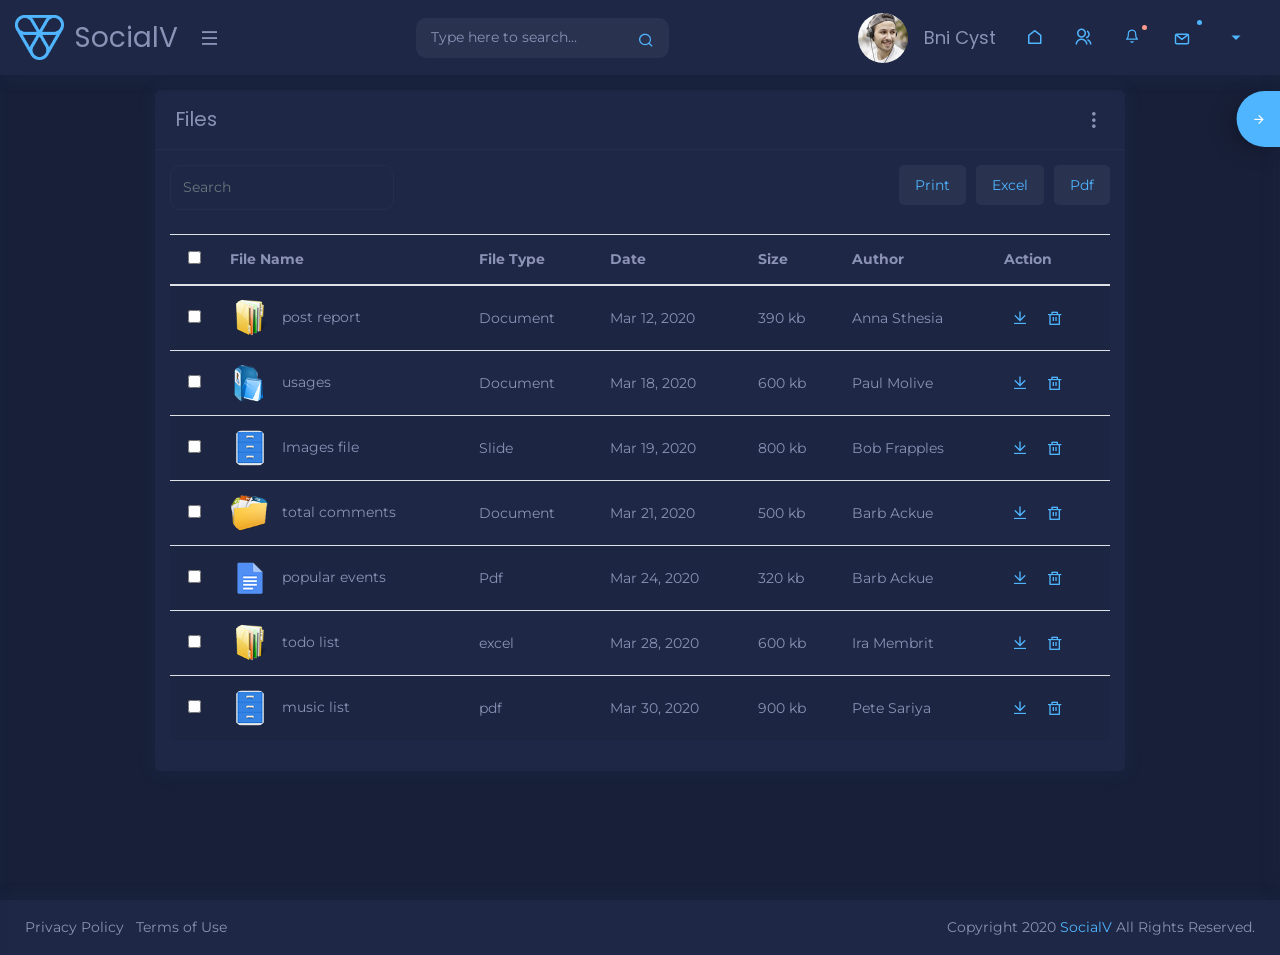
<file: file.html>
<!doctype html>
<html lang="en">
   <head>
      <!-- Required meta tags -->
      <meta charset="utf-8">
      <meta name="viewport" content="width=device-width, initial-scale=1, shrink-to-fit=no">
      <title>SocialV - Responsive Bootstrap 4 Admin Dashboard Template</title>
      <!-- Favicon -->
      <link rel="shortcut icon" href="images/favicon.ico" />
      <!-- Bootstrap CSS -->
      <link rel="stylesheet" href="css/bootstrap.min.css">
      <!-- Typography CSS -->
      <link rel="stylesheet" href="css/typography.css">
      <!-- Style CSS -->
      <link rel="stylesheet" href="css/style.css">
      <!-- Responsive CSS -->
      <link rel="stylesheet" href="css/responsive.css">
   </head>
   <body class="sidebar-main-active right-column-fixed">
      <!-- loader Start -->
      <div id="loading">
         <div id="loading-center">
         </div>
      </div>
      <!-- loader END -->
      <!-- Wrapper Start -->
      <div class="wrapper">
         <!-- Sidebar  -->
         <div class="iq-sidebar">
            <div id="sidebar-scrollbar">
               <nav class="iq-sidebar-menu">
                  <ul id="iq-sidebar-toggle" class="iq-menu">
                     <li>
                        <a href="index.html" class="iq-waves-effect"><i class="las la-newspaper"></i><span>Newsfeed</span></a>
                     </li>
                     <li>
                        <a href="profile.html" class="iq-waves-effect"><i class="las la-user"></i><span>Profile</span></a>
                     </li>
                     <li>
                        <a href="friend-list.html" class="iq-waves-effect"><i class="las la-user-friends"></i><span>Friend Lists</span></a>
                     </li>
                     <li>
                        <a href="group.html" class="iq-waves-effect"><i class="las la-users"></i><span>Group</span></a>
                     </li>
                     <li>
                        <a href="profile-images.html" class="iq-waves-effect"><i class="las la-image"></i><span>Profile Image</span></a>
                     </li>
                     <li>
                        <a href="profile-video.html" class="iq-waves-effect"><i class="las la-video"></i><span>Profile Video</span></a>
                     </li>
                     <li>
                        <a href="profile-event.html" class="iq-waves-effect"><i class="las la-film"></i><span>Profile Events</span></a>
                     </li>
                     <li>
                        <a href="notification.html" class="iq-waves-effect"><i class="las la-bell"></i><span>Notification</span></a>
                     </li>
                     <li class="active">
                        <a href="file.html" class="iq-waves-effect"><i class="las la-file"></i><span>Files</span></a>
                     </li>
                     <li>
                        <a href="friend-request.html" class="iq-waves-effect"><i class="las la-anchor"></i><span>Friend Request</span></a>
                     </li>
                     <li>
                        <a href="chat.html" class="iq-waves-effect"><i class="lab la-rocketchat"></i><span>Chat</span></a>
                     </li>
                     <li>
                        <a href="todo.html" class="iq-waves-effect"><i class="las la-check-circle"></i><span>Todo</span></a>
                     </li>
                     <li>
                        <a href="calendar.html" class="iq-waves-effect"><i class="las la-calendar"></i><span>Calendar</span></a>
                     </li>
                     <li>
                        <a href="birthday.html" class="iq-waves-effect"><i class="las la-birthday-cake"></i><span>Birthday</span></a>
                     </li>
                     <li>
                        <a href="weather.html" class="iq-waves-effect"><i class="ri-snowy-line"></i><span>Weather</span></a>
                     </li>
                     <li>
                        <a href="music.html" class="iq-waves-effect"><i class="ri-play-circle-line"></i><span>Music</span></a>
                     </li>
                     <li>
                        <a href="#mailbox" class="iq-waves-effect collapsed"  data-toggle="collapse" aria-expanded="false"><i class="ri-mail-line"></i><span>Email</span><i class="ri-arrow-right-s-line iq-arrow-right"></i></a>
                        <ul id="mailbox" class="iq-submenu collapse" data-parent="#iq-sidebar-toggle">
                           <li><a href="app/index.html"><i class="ri-inbox-line"></i>Inbox</a></li>
                           <li><a href="app/email-compose.html"><i class="ri-edit-line"></i>Email Compose</a></li>
                        </ul>
                     </li>
                     <li>
                        <a href="#ui-elements" class="iq-waves-effect collapsed"  data-toggle="collapse" aria-expanded="false"><i class="ri-focus-2-line"></i><span>Ui-Elements</span><i class="ri-arrow-right-s-line iq-arrow-right"></i></a>
                        <ul id="ui-elements" class="iq-submenu collapse" data-parent="#iq-sidebar-toggle">
                           <li>
                              <a href="#ui-kit" class="iq-waves-effect collapsed" data-toggle="collapse" aria-expanded="false"><i class="ri-pencil-ruler-line"></i><span>UI Kit</span><i class="ri-arrow-right-s-line iq-arrow-right"></i></a>
                              <ul id="ui-kit" class="iq-submenu collapse" data-parent="#ui-elements">
                                 <li><a href="ui-colors.html"><i class="ri-font-color"></i>colors</a></li>
                                 <li><a href="ui-typography.html"><i class="ri-text"></i>Typography</a></li>
                                 <li><a href="ui-alerts.html"><i class="ri-alert-line"></i>Alerts</a></li>
                                 <li><a href="ui-badges.html"><i class="ri-building-3-line"></i>Badges</a></li>
                                 <li><a href="ui-breadcrumb.html"><i class="ri-menu-2-line"></i>Breadcrumb</a></li>
                                 <li><a href="ui-buttons.html"><i class="ri-checkbox-blank-line"></i>Buttons</a></li>
                                 <li><a href="ui-cards.html"><i class="ri-bank-card-line"></i>Cards</a></li>
                                 <li><a href="ui-carousel.html"><i class="ri-slideshow-line"></i>Carousel</a></li>
                                 <li><a href="ui-embed-video.html"><i class="ri-slideshow-2-line"></i>Video</a></li>
                                 <li><a href="ui-grid.html"><i class="ri-grid-line"></i>Grid</a></li>
                                 <li><a href="ui-images.html"><i class="ri-image-line"></i>Images</a></li>
                                 <li><a href="ui-list-group.html"><i class="ri-file-list-3-line"></i>list Group</a></li>
                                 <li><a href="ui-media-object.html"><i class="ri-camera-line"></i>Media</a></li>
                                 <li><a href="ui-modal.html"><i class="ri-stop-mini-line"></i>Modal</a></li>
                                 <li><a href="ui-notifications.html"><i class="ri-notification-line"></i>Notifications</a></li>
                                 <li><a href="ui-pagination.html"><i class="ri-pages-line"></i>Pagination</a></li>
                                 <li><a href="ui-popovers.html"><i class="ri-folder-shield-2-line"></i>Popovers</a></li>
                                 <li><a href="ui-progressbars.html"><i class="ri-battery-low-line"></i>Progressbars</a></li>
                                 <li><a href="ui-tabs.html"><i class="ri-database-line"></i>Tabs</a></li>
                                 <li><a href="ui-tooltips.html"><i class="ri-record-mail-line"></i>Tooltips</a></li>
                              </ul>
                           </li>
                           <li>
                              <a href="#forms" class="iq-waves-effect collapsed" data-toggle="collapse" aria-expanded="false"><i class="ri-profile-line"></i><span>Forms</span><i class="ri-arrow-right-s-line iq-arrow-right"></i></a>
                              <ul id="forms" class="iq-submenu collapse" data-parent="#ui-elements">
                                 <li><a href="form-layout.html"><i class="ri-tablet-line"></i>Form Elements</a></li>
                                 <li><a href="form-validation.html"><i class="ri-device-line"></i>Form Validation</a></li>
                                 <li><a href="form-switch.html"><i class="ri-toggle-line"></i>Form Switch</a></li>
                                 <li><a href="form-chechbox.html"><i class="ri-checkbox-line"></i>Form Checkbox</a></li>
                                 <li><a href="form-radio.html"><i class="ri-radio-button-line"></i>Form Radio</a></li>
                              </ul>
                           </li>
                           <li>
                              <a href="#wizard-form" class="iq-waves-effect collapsed" data-toggle="collapse" aria-expanded="false"><i class="ri-archive-drawer-line"></i><span>Forms Wizard</span><i class="ri-arrow-right-s-line iq-arrow-right"></i></a>
                              <ul id="wizard-form" class="iq-submenu collapse" data-parent="#ui-elements">
                                 <li><a href="form-wizard.html"><i class="ri-clockwise-line"></i>Simple Wizard</a></li>
                                 <li><a href="form-wizard-validate.html"><i class="ri-clockwise-2-line"></i>Validate Wizard</a></li>
                                 <li><a href="form-wizard-vertical.html"><i class="ri-anticlockwise-line"></i>Vertical Wizard</a></li>
                              </ul>
                           </li>
                           <li>
                              <a href="#tables" class="iq-waves-effect collapsed" data-toggle="collapse" aria-expanded="false"><i class="ri-table-line"></i><span>Table</span><i class="ri-arrow-right-s-line iq-arrow-right"></i></a>
                              <ul id="tables" class="iq-submenu collapse" data-parent="#ui-elements">
                                 <li><a href="tables-basic.html"><i class="ri-table-line"></i>Basic Tables</a></li>
                                 <li><a href="data-table.html"><i class="ri-database-line"></i>Data Table</a></li>
                                 <li><a href="table-editable.html"><i class="ri-refund-line"></i>Editable Table</a></li>
                              </ul>
                           </li>
                           <li>
                              <a href="#icons" class="iq-waves-effect collapsed" data-toggle="collapse" aria-expanded="false"><i class="ri-list-check"></i><span>Icons</span><i class="ri-arrow-right-s-line iq-arrow-right"></i></a>
                              <ul id="icons" class="iq-submenu collapse" data-parent="#ui-elements">
                                 <li><a href="icon-dripicons.html"><i class="ri-stack-line"></i>Dripicons</a></li>
                                 <li><a href="icon-fontawesome-5.html"><i class="ri-facebook-fill"></i>Font Awesome 5</a></li>
                                 <li><a href="icon-lineawesome.html"><i class="ri-keynote-line"></i>line Awesome</a></li>
                                 <li><a href="icon-remixicon.html"><i class="ri-remixicon-line"></i>Remixicon</a></li>
                                 <li><a href="icon-unicons.html"><i class="ri-underline"></i>unicons</a></li>
                              </ul>
                           </li>
                        </ul>
                     </li>
                     <li>
                        <a href="#pages" class="iq-waves-effect collapsed"  data-toggle="collapse" aria-expanded="false"><i class="ri-pages-line"></i><span>Pages</span><i class="ri-arrow-right-s-line iq-arrow-right"></i></a>
                        <ul id="pages" class="iq-submenu collapse" data-parent="#iq-sidebar-toggle">
                           <li>
                              <a href="#authentication" class="iq-waves-effect collapsed" data-toggle="collapse" aria-expanded="false"><i class="ri-pages-line"></i><span>Authentication</span><i class="ri-arrow-right-s-line iq-arrow-right"></i></a>
                              <ul id="authentication" class="iq-submenu collapse" data-parent="#pages">
                                 <li><a href="sign-in.html"><i class="ri-login-box-line"></i>Login</a></li>
                                 <li><a href="sign-up.html"><i class="ri-login-circle-line"></i>Register</a></li>
                                 <li><a href="pages-recoverpw.html"><i class="ri-record-mail-line"></i>Recover Password</a></li>
                                 <li><a href="pages-confirm-mail.html"><i class="ri-file-code-line"></i>Confirm Mail</a></li>
                                 <li><a href="pages-lock-screen.html"><i class="ri-lock-line"></i>Lock Screen</a></li>
                              </ul>
                           </li>
                           <li>
                              <a href="#extra-pages" class="iq-waves-effect collapsed" data-toggle="collapse" aria-expanded="false"><i class="ri-pantone-line"></i><span>Extra Pages</span><i class="ri-arrow-right-s-line iq-arrow-right"></i></a>
                              <ul id="extra-pages" class="iq-submenu collapse" data-parent="#pages">
                                 <li><a href="pages-timeline.html"><i class="ri-map-pin-time-line"></i>Timeline</a></li>
                                 <li><a href="pages-invoice.html"><i class="ri-question-answer-line"></i>Invoice</a></li>
                                 <li><a href="blank-page.html"><i class="ri-invision-line"></i>Blank Page</a></li>
                                 <li><a href="pages-error.html"><i class="ri-error-warning-line"></i>Error 404</a></li>
                                 <li><a href="pages-error-500.html"><i class="ri-error-warning-line"></i>Error 500</a></li>
                                 <li><a href="pages-pricing.html"><i class="ri-price-tag-line"></i>Pricing</a></li>
                                 <li><a href="pages-pricing-one.html"><i class="ri-price-tag-2-line"></i>Pricing 1</a></li>
                                 <li><a href="pages-maintenance.html"><i class="ri-archive-line"></i>Maintenance</a></li>
                                 <li><a href="pages-comingsoon.html"><i class="ri-mastercard-line"></i>Coming Soon</a></li>
                                 <li><a href="pages-faq.html"><i class="ri-compasses-line"></i>Faq</a></li>
                              </ul>
                           </li>
                        </ul>
                     </li>
                     
                  </ul>
               </nav>
               <div class="p-3"></div>
            </div>
         </div>
         <!-- TOP Nav Bar -->
         <div class="iq-top-navbar">
            <div class="iq-navbar-custom">
               <nav class="navbar navbar-expand-lg navbar-light p-0">
                  <div class="iq-navbar-logo d-flex justify-content-between">
                     <a href="index.html">
                     <img src="images/logo.png" class="img-fluid" alt="">
                     <span>SocialV</span>
                     </a>
                     <div class="iq-menu-bt align-self-center">
                     <div class="wrapper-menu">
                        <div class="main-circle"><i class="ri-menu-line"></i></div>
                     </div>
                  </div>
                  </div>
                  <div class="iq-search-bar">
                     <form action="#" class="searchbox">
                        <input type="text" class="text search-input" placeholder="Type here to search...">
                        <a class="search-link" href="#"><i class="ri-search-line"></i></a>
                     </form>
                  </div>
                  <button class="navbar-toggler" type="button" data-toggle="collapse" data-target="#navbarSupportedContent" aria-controls="navbarSupportedContent"  aria-label="Toggle navigation">
                  <i class="ri-menu-3-line"></i>
                  </button>
                  <div class="collapse navbar-collapse" id="navbarSupportedContent">
                     <ul class="navbar-nav ml-auto navbar-list">
                        <li>
                           <a href="profile.html" class="iq-waves-effect d-flex align-items-center">
                              <img src="images/user/1.jpg" class="img-fluid rounded-circle mr-3" alt="user">
                              <div class="caption">
                                 <h6 class="mb-0 line-height">Bni Cyst</h6>
                              </div>
                           </a>
                        </li>
                        <li>
                           <a href="index.html" class="iq-waves-effect d-flex align-items-center">
                           <i class="ri-home-line"></i>
                           </a>
                        </li>
                        <li class="nav-item">
                           <a class="search-toggle iq-waves-effect" href="#"><i class="ri-group-line"></i></a>
                           <div class="iq-sub-dropdown iq-sub-dropdown-large">
                              <div class="iq-card shadow-none m-0">
                                 <div class="iq-card-body p-0 ">
                                    <div class="bg-primary p-3">
                                       <h5 class="mb-0 text-white">Friend Request<small class="badge  badge-light float-right pt-1">4</small></h5>
                                    </div>
                                    <div class="iq-friend-request">
                                       <div class="iq-sub-card iq-sub-card-big d-flex align-items-center justify-content-between" >
                                          <div class="d-flex align-items-center">
                                             <div class="">
                                                <img class="avatar-40 rounded" src="images/user/01.jpg" alt="">
                                             </div>
                                             <div class="media-body ml-3">
                                                <h6 class="mb-0 ">Jaques Amole</h6>
                                                <p class="mb-0">40  friends</p>
                                             </div>
                                          </div>
                                          <div class="d-flex align-items-center">
                                             <a href="javascript:void();" class="mr-3 btn btn-primary rounded">Confirm</a>
                                             <a href="javascript:void();" class="mr-3 btn btn-secondary rounded">Delete Request</a>                                    
                                          </div>
                                       </div>
                                    </div>
                                    <div class="iq-friend-request">
                                       <div class="iq-sub-card iq-sub-card-big d-flex align-items-center justify-content-between" >
                                          <div class="d-flex align-items-center">
                                             <div class="">
                                                <img class="avatar-40 rounded" src="images/user/02.jpg" alt="">
                                             </div>
                                             <div class="media-body ml-3">
                                                <h6 class="mb-0 ">Lucy Tania</h6>
                                                <p class="mb-0">12  friends</p>
                                             </div>
                                          </div>
                                          <div class="d-flex align-items-center">
                                             <a href="javascript:void();" class="mr-3 btn btn-primary rounded">Confirm</a>
                                             <a href="javascript:void();" class="mr-3 btn btn-secondary rounded">Delete Request</a>                                    
                                          </div>
                                       </div>
                                    </div>
                                    <div class="iq-friend-request">
                                       <div class="iq-sub-card iq-sub-card-big d-flex align-items-center justify-content-between" >
                                          <div class="d-flex align-items-center">
                                             <div class="">
                                                <img class="avatar-40 rounded" src="images/user/03.jpg" alt="">
                                             </div>
                                             <div class="media-body ml-3">
                                                <h6 class="mb-0 ">Manny Petty</h6>
                                                <p class="mb-0">3  friends</p>
                                             </div>
                                          </div>
                                          <div class="d-flex align-items-center">
                                             <a href="javascript:void();" class="mr-3 btn btn-primary rounded">Confirm</a>
                                             <a href="javascript:void();" class="mr-3 btn btn-secondary rounded">Delete Request</a>                                    
                                          </div>
                                       </div>
                                    </div>
                                    <div class="iq-friend-request">
                                       <div class="iq-sub-card iq-sub-card-big d-flex align-items-center justify-content-between" >
                                          <div class="d-flex align-items-center">
                                             <div class="">
                                                <img class="avatar-40 rounded" src="images/user/04.jpg" alt="">
                                             </div>
                                             <div class="media-body ml-3">
                                                <h6 class="mb-0 ">Marsha Mello</h6>
                                                <p class="mb-0">15  friends</p>
                                             </div>
                                          </div>
                                          <div class="d-flex align-items-center">
                                             <a href="javascript:void();" class="mr-3 btn btn-primary rounded">Confirm</a>
                                             <a href="javascript:void();" class="mr-3 btn btn-secondary rounded">Delete Request</a>                                    
                                          </div>
                                       </div>
                                    </div>
                                    <div class="text-center">
                                       <a href="#" class="mr-3 btn text-primary">View More Request</a>
                                    </div>
                                 </div>
                              </div>
                           </div>
                        </li>
                        <li class="nav-item">
                           <a href="#" class="search-toggle iq-waves-effect">
                              <div id="lottie-beil"></div>
                              <span class="bg-danger dots"></span>
                           </a>
                           <div class="iq-sub-dropdown">
                              <div class="iq-card shadow-none m-0">
                                 <div class="iq-card-body p-0 ">
                                    <div class="bg-primary p-3">
                                       <h5 class="mb-0 text-white">All Notifications<small class="badge  badge-light float-right pt-1">4</small></h5>
                                    </div>
                                    <a href="#" class="iq-sub-card" >
                                       <div class="media align-items-center">
                                          <div class="">
                                             <img class="avatar-40 rounded" src="images/user/01.jpg" alt="">
                                          </div>
                                          <div class="media-body ml-3">
                                             <h6 class="mb-0 ">Emma Watson Bni</h6>
                                             <small class="float-right font-size-12">Just Now</small>
                                             <p class="mb-0">95 MB</p>
                                          </div>
                                       </div>
                                    </a>
                                    <a href="#" class="iq-sub-card" >
                                       <div class="media align-items-center">
                                          <div class="">
                                             <img class="avatar-40 rounded" src="images/user/02.jpg" alt="">
                                          </div>
                                          <div class="media-body ml-3">
                                             <h6 class="mb-0 ">New customer is join</h6>
                                             <small class="float-right font-size-12">5 days ago</small>
                                             <p class="mb-0">Cyst Bni</p>
                                          </div>
                                       </div>
                                    </a>
                                    <a href="#" class="iq-sub-card" >
                                       <div class="media align-items-center">
                                          <div class="">
                                             <img class="avatar-40 rounded" src="images/user/03.jpg" alt="">
                                          </div>
                                          <div class="media-body ml-3">
                                             <h6 class="mb-0 ">Two customer is left</h6>
                                             <small class="float-right font-size-12">2 days ago</small>
                                             <p class="mb-0">Cyst Bni</p>
                                          </div>
                                       </div>
                                    </a>
                                    <a href="#" class="iq-sub-card" >
                                       <div class="media align-items-center">
                                          <div class="">
                                             <img class="avatar-40 rounded" src="images/user/04.jpg" alt="">
                                          </div>
                                          <div class="media-body ml-3">
                                             <h6 class="mb-0 ">New Mail from Fenny</h6>
                                             <small class="float-right font-size-12">3 days ago</small>
                                             <p class="mb-0">Cyst Bni</p>
                                          </div>
                                       </div>
                                    </a>
                                 </div>
                              </div>
                           </div>
                        </li>
                        <li class="nav-item dropdown">
                           <a href="#" class="search-toggle iq-waves-effect">
                              <div id="lottie-mail"></div>
                              <span class="bg-primary count-mail"></span>
                           </a>
                           <div class="iq-sub-dropdown">
                              <div class="iq-card shadow-none m-0">
                                 <div class="iq-card-body p-0 ">
                                    <div class="bg-primary p-3">
                                       <h5 class="mb-0 text-white">All Messages<small class="badge  badge-light float-right pt-1">5</small></h5>
                                    </div>
                                    <a href="#" class="iq-sub-card" >
                                       <div class="media align-items-center">
                                          <div class="">
                                             <img class="avatar-40 rounded" src="images/user/01.jpg" alt="">
                                          </div>
                                          <div class="media-body ml-3">
                                             <h6 class="mb-0 ">Bni Emma Watson</h6>
                                             <small class="float-left font-size-12">13 Jun</small>
                                          </div>
                                       </div>
                                    </a>
                                    <a href="#" class="iq-sub-card" >
                                       <div class="media align-items-center">
                                          <div class="">
                                             <img class="avatar-40 rounded" src="images/user/02.jpg" alt="">
                                          </div>
                                          <div class="media-body ml-3">
                                             <h6 class="mb-0 ">Lorem Ipsum Watson</h6>
                                             <small class="float-left font-size-12">20 Apr</small>
                                          </div>
                                       </div>
                                    </a>
                                    <a href="#" class="iq-sub-card" >
                                       <div class="media align-items-center">
                                          <div class="">
                                             <img class="avatar-40 rounded" src="images/user/03.jpg" alt="">
                                          </div>
                                          <div class="media-body ml-3">
                                             <h6 class="mb-0 ">Why do we use it?</h6>
                                             <small class="float-left font-size-12">30 Jun</small>
                                          </div>
                                       </div>
                                    </a>
                                    <a href="#" class="iq-sub-card" >
                                       <div class="media align-items-center">
                                          <div class="">
                                             <img class="avatar-40 rounded" src="images/user/04.jpg" alt="">
                                          </div>
                                          <div class="media-body ml-3">
                                             <h6 class="mb-0 ">Variations Passages</h6>
                                             <small class="float-left font-size-12">12 Sep</small>
                                          </div>
                                       </div>
                                    </a>
                                    <a href="#" class="iq-sub-card" >
                                       <div class="media align-items-center">
                                          <div class="">
                                             <img class="avatar-40 rounded" src="images/user/05.jpg" alt="">
                                          </div>
                                          <div class="media-body ml-3">
                                             <h6 class="mb-0 ">Lorem Ipsum generators</h6>
                                             <small class="float-left font-size-12">5 Dec</small>
                                          </div>
                                       </div>
                                    </a>
                                 </div>
                              </div>
                           </div>
                        </li>
                     </ul>
                      <ul class="navbar-list">
                        <li>
                           <a href="#" class="search-toggle iq-waves-effect d-flex align-items-center">
                           <i class="ri-arrow-down-s-fill"></i>
                           </a>
                           <div class="iq-sub-dropdown iq-user-dropdown">
                              <div class="iq-card shadow-none m-0">
                                 <div class="iq-card-body p-0 ">
                                    <div class="bg-primary p-3 line-height">
                                       <h5 class="mb-0 text-white line-height">Hello Bni Cyst</h5>
                                       <span class="text-white font-size-12">Available</span>
                                    </div>
                                    <a href="profile.html" class="iq-sub-card iq-bg-primary-hover">
                                       <div class="media align-items-center">
                                          <div class="rounded iq-card-icon iq-bg-primary">
                                             <i class="ri-file-user-line"></i>
                                          </div>
                                          <div class="media-body ml-3">
                                             <h6 class="mb-0 ">My Profile</h6>
                                             <p class="mb-0 font-size-12">View personal profile details.</p>
                                          </div>
                                       </div>
                                    </a>
                                    <a href="profile-edit.html" class="iq-sub-card iq-bg-warning-hover">
                                       <div class="media align-items-center">
                                          <div class="rounded iq-card-icon iq-bg-warning">
                                             <i class="ri-profile-line"></i>
                                          </div>
                                          <div class="media-body ml-3">
                                             <h6 class="mb-0 ">Edit Profile</h6>
                                             <p class="mb-0 font-size-12">Modify your personal details.</p>
                                          </div>
                                       </div>
                                    </a>
                                    <a href="account-setting.html" class="iq-sub-card iq-bg-info-hover">
                                       <div class="media align-items-center">
                                          <div class="rounded iq-card-icon iq-bg-info">
                                             <i class="ri-account-box-line"></i>
                                          </div>
                                          <div class="media-body ml-3">
                                             <h6 class="mb-0 ">Account settings</h6>
                                             <p class="mb-0 font-size-12">Manage your account parameters.</p>
                                          </div>
                                       </div>
                                    </a>
                                    <a href="privacy-setting.html" class="iq-sub-card iq-bg-danger-hover">
                                       <div class="media align-items-center">
                                          <div class="rounded iq-card-icon iq-bg-danger">
                                             <i class="ri-lock-line"></i>
                                          </div>
                                          <div class="media-body ml-3">
                                             <h6 class="mb-0 ">Privacy Settings</h6>
                                             <p class="mb-0 font-size-12">Control your privacy parameters.</p>
                                          </div>
                                       </div>
                                    </a>
                                    <div class="d-inline-block w-100 text-center p-3">
                                       <a class="bg-primary iq-sign-btn" href="sign-in.html" role="button">Sign out<i class="ri-login-box-line ml-2"></i></a>
                                    </div>
                                 </div>
                              </div>
                           </div>
                        </li>
                     </ul>
                  </div>
               </nav>
            </div>
         </div>
         <!-- TOP Nav Bar END -->
         <!-- Right Sidebar Panel Start-->
         <div class="right-sidebar-mini right-sidebar">
            <div class="right-sidebar-panel p-0">
               <div class="iq-card shadow-none">
                  <div class="iq-card-body p-0">
                     <div class="media-height p-3">
                        <div class="media align-items-center mb-4">
                           <div class="iq-profile-avatar status-online">
                              <img class="rounded-circle avatar-50" src="images/user/01.jpg" alt="">
                           </div>
                           <div class="media-body ml-3">
                              <h6 class="mb-0"><a href="#">Anna Sthesia</a></h6>
                              <p class="mb-0">Admin</p>
                           </div>
                        </div>
                        <div class="media align-items-center mb-4">
                           <div class="iq-profile-avatar status-online">
                              <img class="rounded-circle avatar-50" src="images/user/02.jpg" alt="">
                           </div>
                           <div class="media-body ml-3">
                              <h6 class="mb-0"><a href="#">Paul Molive</a></h6>
                              <p class="mb-0">Admin</p>
                           </div>
                        </div>
                        <div class="media align-items-center mb-4">
                           <div class="iq-profile-avatar status-online">
                              <img class="rounded-circle avatar-50" src="images/user/03.jpg" alt="">
                           </div>
                           <div class="media-body ml-3">
                              <h6 class="mb-0"><a href="#">Anna Mull</a></h6>
                              <p class="mb-0">Admin</p>
                           </div>
                        </div>
                        <div class="media align-items-center mb-4">
                           <div class="iq-profile-avatar status-online">
                              <img class="rounded-circle avatar-50" src="images/user/04.jpg" alt="">
                           </div>
                           <div class="media-body ml-3">
                              <h6 class="mb-0"><a href="#">Paige Turner</a></h6>
                              <p class="mb-0">Admin</p>
                           </div>
                        </div>
                        <div class="media align-items-center mb-4">
                           <div class="iq-profile-avatar status-online">
                              <img class="rounded-circle avatar-50" src="images/user/01.jpg" alt="">
                           </div>
                           <div class="media-body ml-3">
                              <h6 class="mb-0"><a href="#">Bob Frapples</a></h6>
                              <p class="mb-0">Admin</p>
                           </div>
                        </div>
                        <div class="media align-items-center mb-4">
                           <div class="iq-profile-avatar status-online">
                              <img class="rounded-circle avatar-50" src="images/user/02.jpg" alt="">
                           </div>
                           <div class="media-body ml-3">
                              <h6 class="mb-0"><a href="#">Barb Ackue</a></h6>
                              <p class="mb-0">Admin</p>
                           </div>
                        </div>
                        <div class="media align-items-center mb-4">
                           <div class="iq-profile-avatar status-online">
                              <img class="rounded-circle avatar-50" src="images/user/03.jpg" alt="">
                           </div>
                           <div class="media-body ml-3">
                              <h6 class="mb-0"><a href="#">Greta Life</a></h6>
                              <p class="mb-0">Admin</p>
                           </div>
                        </div>
                        <div class="media align-items-center mb-4">
                           <div class="iq-profile-avatar status-away">
                              <img class="rounded-circle avatar-50" src="images/user/04.jpg" alt="">
                           </div>
                           <div class="media-body ml-3">
                              <h6 class="mb-0"><a href="#">Ira Membrit</a></h6>
                              <p class="mb-0">Admin</p>
                           </div>
                        </div>
                        <div class="media align-items-center mb-4">
                           <div class="iq-profile-avatar status-away">
                              <img class="rounded-circle avatar-50" src="images/user/01.jpg" alt="">
                           </div>
                           <div class="media-body ml-3">
                              <h6 class="mb-0"><a href="#">Pete Sariya</a></h6>
                              <p class="mb-0">Admin</p>
                           </div>
                        </div>
                        <div class="media align-items-center">
                           <div class="iq-profile-avatar">
                              <img class="rounded-circle avatar-50" src="images/user/02.jpg" alt="">
                           </div>
                           <div class="media-body ml-3">
                              <h6 class="mb-0"><a href="#">Monty Carlo</a></h6>
                              <p class="mb-0">Admin</p>
                           </div>
                        </div>
                     </div>
                     <div class="right-sidebar-toggle bg-primary mt-3">
                        <i class="ri-arrow-left-line side-left-icon"></i>
                        <i class="ri-arrow-right-line side-right-icon"><span class="ml-3 d-inline-block">Close Menu</span></i> 
                     </div>
                  </div>
               </div>
            </div>
         </div>
         <!-- Right Sidebar Panel End-->
         <!-- Page Content  -->
         <div id="content-page" class="content-page">
            <div class="container">
               <div class="row">
                  <div class="col-sm-12">
                     <div class="iq-card">
                        <div class="iq-card-header d-flex justify-content-between">
                           <div class="iq-header-title">
                              <h4 class="card-title">Files</h4>
                           </div>
                           <div class="iq-card-header-toolbar d-flex align-items-center">
                              <div class="dropdown">
                                 <span class="dropdown-toggle text-primary" id="dropdownMenuButton5" data-toggle="dropdown">
                                 <i class="ri-more-2-fill"></i>
                                 </span>
                                 <div class="dropdown-menu dropdown-menu-right" aria-labelledby="dropdownMenuButton5">
                                    <a class="dropdown-item" href="#"><i class="ri-eye-fill mr-2"></i>View</a>
                                    <a class="dropdown-item" href="#"><i class="ri-delete-bin-6-fill mr-2"></i>Delete</a>
                                    <a class="dropdown-item" href="#"><i class="ri-pencil-fill mr-2"></i>Edit</a>
                                    <a class="dropdown-item" href="#"><i class="ri-printer-fill mr-2"></i>Print</a>
                                    <a class="dropdown-item" href="#"><i class="ri-file-download-fill mr-2"></i>Download</a>
                                 </div>
                              </div>
                           </div>
                        </div>
                        <div class="iq-card-body">
                           <div class="table-responsive">
                              <div class="row justify-content-between">
                                 <div class="col-sm-12 col-md-6">
                                    <div id="user_list_datatable_info" class="dataTables_filter">
                                       <form class="mr-3 position-relative">
                                          <div class="form-group mb-0">
                                             <input type="search" class="form-control" id="exampleInputSearch" placeholder="Search">
                                          </div>
                                       </form>
                                    </div>
                                 </div>
                                 <div class="col-sm-12 col-md-6">
                                    <div class="user-list-files d-flex float-right">
                                       <a href="javascript:void();" class="chat-icon-phone btn iq-bg-primary">
                                       Print
                                       </a>
                                       <a href="javascript:void();" class="chat-icon-video btn iq-bg-primary">
                                       Excel
                                       </a>
                                       <a href="javascript:void();" class="chat-icon-delete btn iq-bg-primary">
                                       Pdf
                                       </a>
                                    </div>
                                 </div>
                              </div>
                              <table class="files-lists table table-striped mt-4">
                                 <thead>
                                    <tr>
                                       <th scope="col">
                                          <div class="checkbox text-center">
                                             <input type="checkbox" class="checkbox-input">
                                          </div>
                                       </th>
                                       <th scope="col">File Name</th>
                                       <th scope="col">File Type</th>
                                       <th scope="col">Date</th>
                                       <th scope="col">Size</th>
                                       <th scope="col">Author</th>
                                       <th scope="col">Action</th>
                                    </tr>
                                 </thead>
                                 <tbody>
                                    <tr>
                                       <td>
                                          <div class="checkbox text-center">
                                             <input type="checkbox" class="checkbox-input">
                                          </div>
                                       </td>
                                       <td>
                                          <img class="rounded-circle img-fluid avatar-40 mr-2" src="images/page-img/43.png" alt="profile"> post report
                                       </td>
                                       <td>Document</td>
                                       <td>
                                          Mar 12, 2020
                                       </td>
                                       <td>390 kb</td>
                                       <td>
                                          Anna Sthesia
                                       </td>
                                       <td>
                                          <div class="flex align-items-center list-user-action">
                                             <a data-toggle="tooltip" data-placement="top" title="" data-original-title="Download" href="#"><i class="ri-download-line"></i></a>
                                             <a data-toggle="tooltip" data-placement="top" title="" data-original-title="Delete" href="#"><i class="ri-delete-bin-line"></i></a>
                                          </div>
                                       </td>
                                    </tr>
                                    <tr>
                                       <td>
                                          <div class="checkbox text-center">
                                             <input type="checkbox" class="checkbox-input">
                                          </div>
                                       </td>
                                       <td>
                                          <img class="rounded-circle img-fluid avatar-40 mr-2" src="images/page-img/44.png" alt="profile"> usages
                                       </td>
                                       <td>Document</td>
                                       <td>
                                          Mar 18, 2020
                                       </td>
                                       <td>600 kb</td>
                                       <td>
                                          Paul Molive
                                       </td>
                                       <td>
                                          <div class="flex align-items-center list-user-action">
                                             <a data-toggle="tooltip" data-placement="top" title="" data-original-title="Download" href="#"><i class="ri-download-line"></i></a>
                                             <a data-toggle="tooltip" data-placement="top" title="" data-original-title="Delete" href="#"><i class="ri-delete-bin-line"></i></a>
                                          </div>
                                       </td>
                                    </tr>
                                    <tr>
                                       <td>
                                          <div class="checkbox text-center">
                                             <input type="checkbox" class="checkbox-input">
                                          </div>
                                       </td>
                                       <td>
                                          <img class="rounded-circle img-fluid avatar-40 mr-2" src="images/page-img/45.png" alt="profile"> Images file
                                       </td>
                                       <td>Slide</td>
                                       <td>
                                          Mar 19, 2020
                                       </td>
                                       <td>800 kb</td>
                                       <td>
                                          Bob Frapples
                                       </td>
                                       <td>
                                          <div class="flex align-items-center list-user-action">
                                             <a data-toggle="tooltip" data-placement="top" title="" data-original-title="Download" href="#"><i class="ri-download-line"></i></a>
                                             <a data-toggle="tooltip" data-placement="top" title="" data-original-title="Delete" href="#"><i class="ri-delete-bin-line"></i></a>
                                          </div>
                                       </td>
                                    </tr>
                                    <tr>
                                       <td>
                                          <div class="checkbox text-center">
                                             <input type="checkbox" class="checkbox-input">
                                          </div>
                                       </td>
                                       <td>
                                          <img class="rounded-circle img-fluid avatar-40 mr-2" src="images/page-img/46.png" alt="profile"> total comments
                                       </td>
                                       <td>Document</td>
                                       <td>
                                          Mar 21, 2020
                                       </td>
                                       <td>500 kb</td>
                                       <td>
                                          Barb Ackue
                                       </td>
                                       <td>
                                          <div class="flex align-items-center list-user-action">
                                             <a data-toggle="tooltip" data-placement="top" title="" data-original-title="Download" href="#"><i class="ri-download-line"></i></a>
                                             <a data-toggle="tooltip" data-placement="top" title="" data-original-title="Delete" href="#"><i class="ri-delete-bin-line"></i></a>
                                          </div>
                                       </td>
                                    </tr>
                                    <tr>
                                       <td>
                                          <div class="checkbox text-center">
                                             <input type="checkbox" class="checkbox-input">
                                          </div>
                                       </td>
                                       <td>
                                          <img class="rounded-circle img-fluid avatar-40 mr-2" src="images/page-img/47.png" alt="profile"> popular events
                                       </td>
                                       <td>Pdf</td>
                                       <td>
                                          Mar 24, 2020
                                       </td>
                                       <td>320 kb</td>
                                       <td>
                                          Barb Ackue
                                       </td>
                                       <td>
                                          <div class="flex align-items-center list-user-action">
                                             <a data-toggle="tooltip" data-placement="top" title="" data-original-title="Download" href="#"><i class="ri-download-line"></i></a>
                                             <a data-toggle="tooltip" data-placement="top" title="" data-original-title="Delete" href="#"><i class="ri-delete-bin-line"></i></a>
                                          </div>
                                       </td>
                                    </tr>
                                    <tr>
                                       <td>
                                          <div class="checkbox text-center">
                                             <input type="checkbox" class="checkbox-input">
                                          </div>
                                       </td>
                                       <td>
                                          <img class="rounded-circle img-fluid avatar-40 mr-2" src="images/page-img/43.png" alt="profile"> todo list
                                       </td>
                                       <td>excel</td>
                                       <td>
                                          Mar 28, 2020
                                       </td>
                                       <td>600 kb</td>
                                       <td>
                                          Ira Membrit
                                       </td>
                                       <td>
                                          <div class="flex align-items-center list-user-action">
                                             <a data-toggle="tooltip" data-placement="top" title="" data-original-title="Download" href="#"><i class="ri-download-line"></i></a>
                                             <a data-toggle="tooltip" data-placement="top" title="" data-original-title="Delete" href="#"><i class="ri-delete-bin-line"></i></a>
                                          </div>
                                       </td>
                                    </tr>
                                    <tr>
                                       <td>
                                          <div class="checkbox text-center">
                                             <input type="checkbox" class="checkbox-input">
                                          </div>
                                       </td>
                                       <td>
                                          <img class="rounded-circle img-fluid avatar-40 mr-2" src="images/page-img/45.png" alt="profile"> music list
                                       </td>
                                       <td>pdf</td>
                                       <td>
                                          Mar 30, 2020
                                       </td>
                                       <td>900 kb</td>
                                       <td>
                                          Pete Sariya
                                       </td>
                                       <td>
                                          <div class="flex align-items-center list-user-action">
                                             <a data-toggle="tooltip" data-placement="top" title="" data-original-title="Download" href="#"><i class="ri-download-line"></i></a>
                                             <a data-toggle="tooltip" data-placement="top" title="" data-original-title="Delete" href="#"><i class="ri-delete-bin-line"></i></a>
                                          </div>
                                       </td>
                                    </tr>
                                 </tbody>
                              </table>
                           </div>
                        </div>
                     </div>
                  </div>
               </div>
            </div>
         </div>
      </div>
      <!-- Wrapper END -->
      <!-- Footer -->
      <footer class="bg-white iq-footer">
         <div class="container-fluid">
            <div class="row">
               <div class="col-lg-6">
                  <ul class="list-inline mb-0">
                     <li class="list-inline-item"><a href="privacy-policy.html">Privacy Policy</a></li>
                     <li class="list-inline-item"><a href="terms-of-service.html">Terms of Use</a></li>
                  </ul>
               </div>
               <div class="col-lg-6 text-right">
                  Copyright 2020 <a href="#">SocialV</a> All Rights Reserved.
               </div>
            </div>
         </div>
      </footer>
      <!-- Footer END -->
      <!-- Optional JavaScript -->
      <!-- jQuery first, then Popper.js, then Bootstrap JS -->
      <script src="js/jquery.min.js"></script>
      <script src="js/popper.min.js"></script>
      <script src="js/bootstrap.min.js"></script>
      <!-- Appear JavaScript -->
      <script src="js/jquery.appear.js"></script>
      <!-- Countdown JavaScript -->
      <script src="js/countdown.min.js"></script>
      <!-- Counterup JavaScript -->
      <script src="js/waypoints.min.js"></script>
      <script src="js/jquery.counterup.min.js"></script>
      <!-- Wow JavaScript -->
      <script src="js/wow.min.js"></script>
      <!-- Apexcharts JavaScript -->
      <script src="js/apexcharts.js"></script>
      <!-- Slick JavaScript -->
      <script src="js/slick.min.js"></script>
      <!-- Select2 JavaScript -->
      <script src="js/select2.min.js"></script>
      <!-- Owl Carousel JavaScript -->
      <script src="js/owl.carousel.min.js"></script>
      <!-- Magnific Popup JavaScript -->
      <script src="js/jquery.magnific-popup.min.js"></script>
      <!-- Smooth Scrollbar JavaScript -->
      <script src="js/smooth-scrollbar.js"></script>
      <!-- lottie JavaScript -->
      <script src="js/lottie.js"></script>
      <!-- am core JavaScript -->
      <script src="js/core.js"></script>
      <!-- am charts JavaScript -->
      <script src="js/charts.js"></script>
      <!-- am animated JavaScript -->
      <script src="js/animated.js"></script>
      <!-- am kelly JavaScript -->
      <script src="js/kelly.js"></script>
      <!-- am maps JavaScript -->
      <script src="js/maps.js"></script>
      <!-- am worldLow JavaScript -->
      <script src="js/worldLow.js"></script>
      <!-- Chart Custom JavaScript -->
      <script src="js/chart-custom.js"></script>
      <!-- Custom JavaScript -->
      <script src="js/custom.js"></script>
   </body>
</html>
</file>
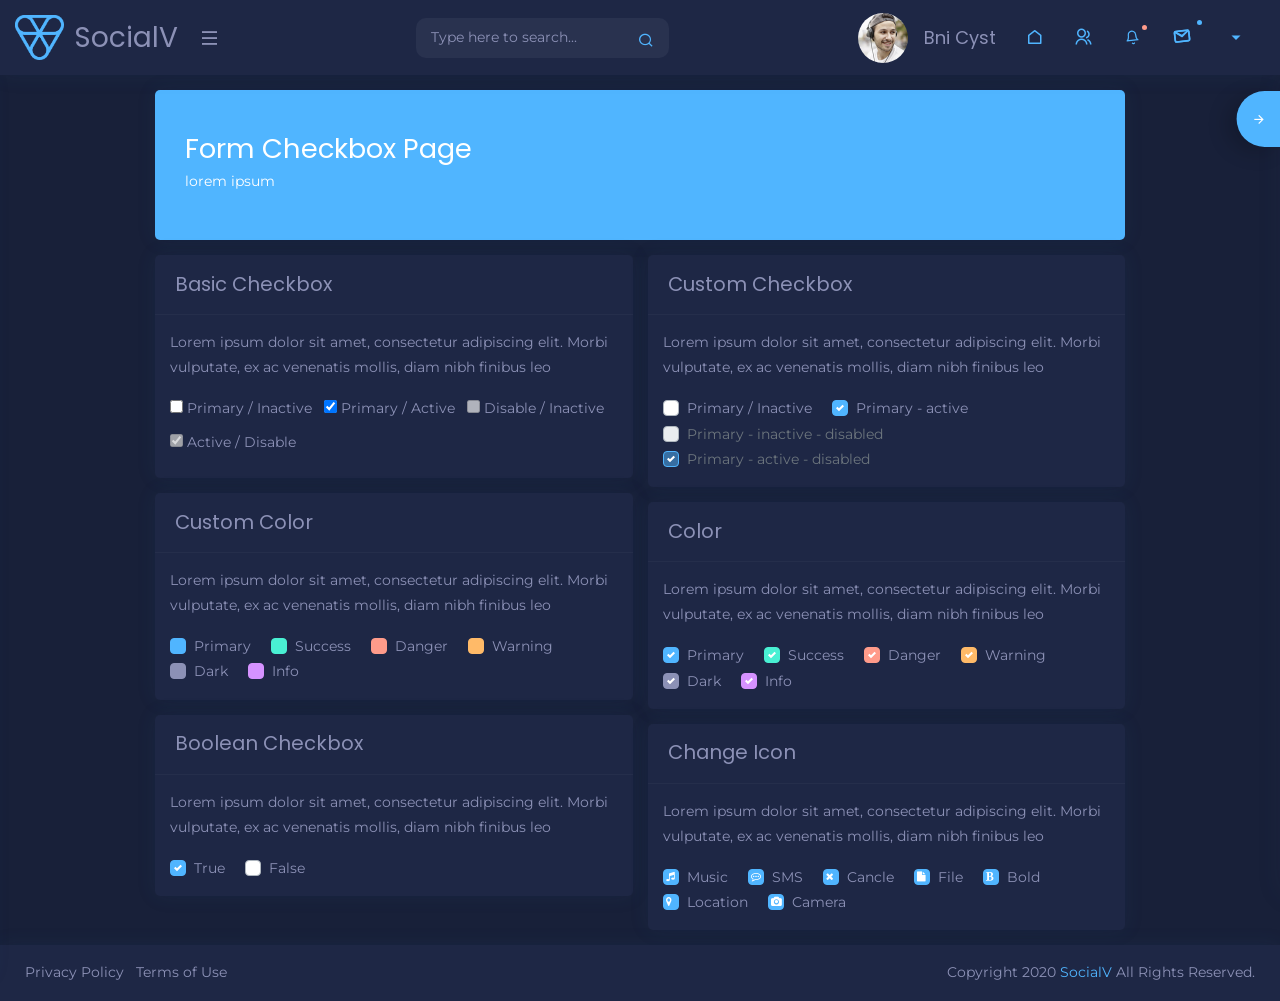
<file: form-chechbox.html>
<!doctype html>
<html lang="en">
   <head>
      <!-- Required meta tags -->
      <meta charset="utf-8">
      <meta name="viewport" content="width=device-width, initial-scale=1, shrink-to-fit=no">
      <title>SocialV - Responsive Bootstrap 4 Admin Dashboard Template</title>
      <!-- Favicon -->
      <link rel="shortcut icon" href="images/favicon.ico" />
      <!-- Bootstrap CSS -->
      <link rel="stylesheet" href="css/bootstrap.min.css">
      <!-- Typography CSS -->
      <link rel="stylesheet" href="css/typography.css">
      <!-- Style CSS -->
      <link rel="stylesheet" href="css/style.css">
      <!-- Responsive CSS -->
      <link rel="stylesheet" href="css/responsive.css">
   </head>
   <body class="sidebar-main-active right-column-fixed">
      <!-- loader Start -->
      <div id="loading">
         <div id="loading-center">
         </div>
      </div>
      <!-- loader END -->
      <!-- Wrapper Start -->
      <div class="wrapper">
         <!-- Sidebar  -->
         <div class="iq-sidebar">
            <div id="sidebar-scrollbar">
               <nav class="iq-sidebar-menu">
                  <ul id="iq-sidebar-toggle" class="iq-menu">
                     <li>
                        <a href="index.html" class="iq-waves-effect"><i class="las la-newspaper"></i><span>Newsfeed</span></a>
                     </li>
                     <li>
                        <a href="profile.html" class="iq-waves-effect"><i class="las la-user"></i><span>Profile</span></a>
                     </li>
                     <li>
                        <a href="friend-list.html" class="iq-waves-effect"><i class="las la-user-friends"></i><span>Friend Lists</span></a>
                     </li>
                     <li>
                        <a href="group.html" class="iq-waves-effect"><i class="las la-users"></i><span>Group</span></a>
                     </li>
                     <li>
                        <a href="profile-images.html" class="iq-waves-effect"><i class="las la-image"></i><span>Profile Image</span></a>
                     </li>
                     <li>
                        <a href="profile-video.html" class="iq-waves-effect"><i class="las la-video"></i><span>Profile Video</span></a>
                     </li>
                     <li>
                        <a href="profile-event.html" class="iq-waves-effect"><i class="las la-film"></i><span>Profile Events</span></a>
                     </li>
                     <li>
                        <a href="notification.html" class="iq-waves-effect"><i class="las la-bell"></i><span>Notification</span></a>
                     </li>
                     <li>
                        <a href="file.html" class="iq-waves-effect"><i class="las la-file"></i><span>Files</span></a>
                     </li>
                     <li>
                        <a href="friend-request.html" class="iq-waves-effect"><i class="las la-anchor"></i><span>Friend Request</span></a>
                     </li>
                     <li>
                        <a href="chat.html" class="iq-waves-effect"><i class="lab la-rocketchat"></i><span>Chat</span></a>
                     </li>
                     <li>
                        <a href="todo.html" class="iq-waves-effect"><i class="las la-check-circle"></i><span>Todo</span></a>
                     </li>
                     <li>
                        <a href="calendar.html" class="iq-waves-effect"><i class="las la-calendar"></i><span>Calendar</span></a>
                     </li>
                     <li>
                        <a href="birthday.html" class="iq-waves-effect"><i class="las la-birthday-cake"></i><span>Birthday</span></a>
                     </li>
                     <li>
                        <a href="weather.html" class="iq-waves-effect"><i class="ri-snowy-line"></i><span>Weather</span></a>
                     </li>
                     <li>
                        <a href="music.html" class="iq-waves-effect"><i class="ri-play-circle-line"></i><span>Music</span></a>
                     </li>
                     <li>
                        <a href="#mailbox" class="iq-waves-effect collapsed"  data-toggle="collapse" aria-expanded="false"><i class="ri-mail-line"></i><span>Email</span><i class="ri-arrow-right-s-line iq-arrow-right"></i></a>
                        <ul id="mailbox" class="iq-submenu collapse" data-parent="#iq-sidebar-toggle">
                           <li><a href="app/index.html"><i class="ri-inbox-line"></i>Inbox</a></li>
                           <li><a href="app/email-compose.html"><i class="ri-edit-line"></i>Email Compose</a></li>
                        </ul>
                     </li>
                     <li class="active">
                        <a href="#ui-elements" class="iq-waves-effect collapsed"  data-toggle="collapse" aria-expanded="true"><i class="ri-focus-2-line"></i><span>Ui-Elements</span><i class="ri-arrow-right-s-line iq-arrow-right"></i></a>
                        <ul id="ui-elements" class="iq-submenu collapse show" data-parent="#iq-sidebar-toggle">
                           <li>
                              <a href="#ui-kit" class="iq-waves-effect collapsed" data-toggle="collapse" aria-expanded="false"><i class="ri-pencil-ruler-line"></i><span>UI Kit</span><i class="ri-arrow-right-s-line iq-arrow-right"></i></a>
                              <ul id="ui-kit" class="iq-submenu collapse" data-parent="#ui-elements">
                                 <li><a href="ui-colors.html"><i class="ri-font-color"></i>colors</a></li>
                                 <li><a href="ui-typography.html"><i class="ri-text"></i>Typography</a></li>
                                 <li><a href="ui-alerts.html"><i class="ri-alert-line"></i>Alerts</a></li>
                                 <li><a href="ui-badges.html"><i class="ri-building-3-line"></i>Badges</a></li>
                                 <li><a href="ui-breadcrumb.html"><i class="ri-menu-2-line"></i>Breadcrumb</a></li>
                                 <li><a href="ui-buttons.html"><i class="ri-checkbox-blank-line"></i>Buttons</a></li>
                                 <li><a href="ui-cards.html"><i class="ri-bank-card-line"></i>Cards</a></li>
                                 <li><a href="ui-carousel.html"><i class="ri-slideshow-line"></i>Carousel</a></li>
                                 <li><a href="ui-embed-video.html"><i class="ri-slideshow-2-line"></i>Video</a></li>
                                 <li><a href="ui-grid.html"><i class="ri-grid-line"></i>Grid</a></li>
                                 <li><a href="ui-images.html"><i class="ri-image-line"></i>Images</a></li>
                                 <li><a href="ui-list-group.html"><i class="ri-file-list-3-line"></i>list Group</a></li>
                                 <li><a href="ui-media-object.html"><i class="ri-camera-line"></i>Media</a></li>
                                 <li><a href="ui-modal.html"><i class="ri-stop-mini-line"></i>Modal</a></li>
                                 <li><a href="ui-notifications.html"><i class="ri-notification-line"></i>Notifications</a></li>
                                 <li><a href="ui-pagination.html"><i class="ri-pages-line"></i>Pagination</a></li>
                                 <li><a href="ui-popovers.html"><i class="ri-folder-shield-2-line"></i>Popovers</a></li>
                                 <li><a href="ui-progressbars.html"><i class="ri-battery-low-line"></i>Progressbars</a></li>
                                 <li><a href="ui-tabs.html"><i class="ri-database-line"></i>Tabs</a></li>
                                 <li><a href="ui-tooltips.html"><i class="ri-record-mail-line"></i>Tooltips</a></li>
                              </ul>
                           </li>
                           <li class="active">
                              <a href="#forms" class="iq-waves-effect collapsed" data-toggle="collapse" aria-expanded="true"><i class="ri-profile-line"></i><span>Forms</span><i class="ri-arrow-right-s-line iq-arrow-right"></i></a>
                              <ul id="forms" class="iq-submenu collapse show" data-parent="#ui-elements">
                                 <li><a href="form-layout.html"><i class="ri-tablet-line"></i>Form Elements</a></li>
                                 <li><a href="form-validation.html"><i class="ri-device-line"></i>Form Validation</a></li>
                                 <li><a href="form-switch.html"><i class="ri-toggle-line"></i>Form Switch</a></li>
                                 <li class="active"><a href="form-chechbox.html"><i class="ri-checkbox-line"></i>Form Checkbox</a></li>
                                 <li><a href="form-radio.html"><i class="ri-radio-button-line"></i>Form Radio</a></li>
                              </ul>
                           </li>
                           <li>
                              <a href="#wizard-form" class="iq-waves-effect collapsed" data-toggle="collapse" aria-expanded="false"><i class="ri-archive-drawer-line"></i><span>Forms Wizard</span><i class="ri-arrow-right-s-line iq-arrow-right"></i></a>
                              <ul id="wizard-form" class="iq-submenu collapse" data-parent="#ui-elements">
                                 <li><a href="form-wizard.html"><i class="ri-clockwise-line"></i>Simple Wizard</a></li>
                                 <li><a href="form-wizard-validate.html"><i class="ri-clockwise-2-line"></i>Validate Wizard</a></li>
                                 <li><a href="form-wizard-vertical.html"><i class="ri-anticlockwise-line"></i>Vertical Wizard</a></li>
                              </ul>
                           </li>
                           <li>
                              <a href="#tables" class="iq-waves-effect collapsed" data-toggle="collapse" aria-expanded="false"><i class="ri-table-line"></i><span>Table</span><i class="ri-arrow-right-s-line iq-arrow-right"></i></a>
                              <ul id="tables" class="iq-submenu collapse" data-parent="#ui-elements">
                                 <li><a href="tables-basic.html"><i class="ri-table-line"></i>Basic Tables</a></li>
                                 <li><a href="data-table.html"><i class="ri-database-line"></i>Data Table</a></li>
                                 <li><a href="table-editable.html"><i class="ri-refund-line"></i>Editable Table</a></li>
                              </ul>
                           </li>
                           <li>
                              <a href="#icons" class="iq-waves-effect collapsed" data-toggle="collapse" aria-expanded="false"><i class="ri-list-check"></i><span>Icons</span><i class="ri-arrow-right-s-line iq-arrow-right"></i></a>
                              <ul id="icons" class="iq-submenu collapse" data-parent="#ui-elements">
                                 <li><a href="icon-dripicons.html"><i class="ri-stack-line"></i>Dripicons</a></li>
                                 <li><a href="icon-fontawesome-5.html"><i class="ri-facebook-fill"></i>Font Awesome 5</a></li>
                                 <li><a href="icon-lineawesome.html"><i class="ri-keynote-line"></i>line Awesome</a></li>
                                 <li><a href="icon-remixicon.html"><i class="ri-remixicon-line"></i>Remixicon</a></li>
                                 <li><a href="icon-unicons.html"><i class="ri-underline"></i>unicons</a></li>
                              </ul>
                           </li>
                        </ul>
                     </li>
                     <li>
                        <a href="#pages" class="iq-waves-effect collapsed"  data-toggle="collapse" aria-expanded="false"><i class="ri-pages-line"></i><span>Pages</span><i class="ri-arrow-right-s-line iq-arrow-right"></i></a>
                        <ul id="pages" class="iq-submenu collapse" data-parent="#iq-sidebar-toggle">
                           <li>
                              <a href="#authentication" class="iq-waves-effect collapsed" data-toggle="collapse" aria-expanded="false"><i class="ri-pages-line"></i><span>Authentication</span><i class="ri-arrow-right-s-line iq-arrow-right"></i></a>
                              <ul id="authentication" class="iq-submenu collapse" data-parent="#pages">
                                 <li><a href="sign-in.html"><i class="ri-login-box-line"></i>Login</a></li>
                                 <li><a href="sign-up.html"><i class="ri-login-circle-line"></i>Register</a></li>
                                 <li><a href="pages-recoverpw.html"><i class="ri-record-mail-line"></i>Recover Password</a></li>
                                 <li><a href="pages-confirm-mail.html"><i class="ri-file-code-line"></i>Confirm Mail</a></li>
                                 <li><a href="pages-lock-screen.html"><i class="ri-lock-line"></i>Lock Screen</a></li>
                              </ul>
                           </li>
                           <li>
                              <a href="#extra-pages" class="iq-waves-effect collapsed" data-toggle="collapse" aria-expanded="false"><i class="ri-pantone-line"></i><span>Extra Pages</span><i class="ri-arrow-right-s-line iq-arrow-right"></i></a>
                              <ul id="extra-pages" class="iq-submenu collapse" data-parent="#pages">
                                 <li><a href="pages-timeline.html"><i class="ri-map-pin-time-line"></i>Timeline</a></li>
                                 <li><a href="pages-invoice.html"><i class="ri-question-answer-line"></i>Invoice</a></li>
                                 <li><a href="blank-page.html"><i class="ri-invision-line"></i>Blank Page</a></li>
                                 <li><a href="pages-error.html"><i class="ri-error-warning-line"></i>Error 404</a></li>
                                 <li><a href="pages-error-500.html"><i class="ri-error-warning-line"></i>Error 500</a></li>
                                 <li><a href="pages-pricing.html"><i class="ri-price-tag-line"></i>Pricing</a></li>
                                 <li><a href="pages-pricing-one.html"><i class="ri-price-tag-2-line"></i>Pricing 1</a></li>
                                 <li><a href="pages-maintenance.html"><i class="ri-archive-line"></i>Maintenance</a></li>
                                 <li><a href="pages-comingsoon.html"><i class="ri-mastercard-line"></i>Coming Soon</a></li>
                                 <li><a href="pages-faq.html"><i class="ri-compasses-line"></i>Faq</a></li>
                              </ul>
                           </li>
                        </ul>
                     </li>
                     
                  </ul>
               </nav>
               <div class="p-3"></div>
            </div>
         </div>
         <!-- TOP Nav Bar -->
         <div class="iq-top-navbar">
            <div class="iq-navbar-custom">
               <nav class="navbar navbar-expand-lg navbar-light p-0">
                  <div class="iq-navbar-logo d-flex justify-content-between">
                     <a href="index.html">
                     <img src="images/logo.png" class="img-fluid" alt="">
                     <span>SocialV</span>
                     </a>
                     <div class="iq-menu-bt align-self-center">
                     <div class="wrapper-menu">
                        <div class="main-circle"><i class="ri-menu-line"></i></div>
                     </div>
                  </div>
                  </div>
                  <div class="iq-search-bar">
                     <form action="#" class="searchbox">
                        <input type="text" class="text search-input" placeholder="Type here to search...">
                        <a class="search-link" href="#"><i class="ri-search-line"></i></a>
                     </form>
                  </div>
                  <button class="navbar-toggler" type="button" data-toggle="collapse" data-target="#navbarSupportedContent" aria-controls="navbarSupportedContent"  aria-label="Toggle navigation">
                  <i class="ri-menu-3-line"></i>
                  </button>
                  <div class="collapse navbar-collapse" id="navbarSupportedContent">
                     <ul class="navbar-nav ml-auto navbar-list">
                        <li>
                           <a href="profile.html" class="iq-waves-effect d-flex align-items-center">
                              <img src="images/user/1.jpg" class="img-fluid rounded-circle mr-3" alt="user">
                              <div class="caption">
                                 <h6 class="mb-0 line-height">Bni Cyst</h6>
                              </div>
                           </a>
                        </li>
                        <li>
                           <a href="index.html" class="iq-waves-effect d-flex align-items-center">
                           <i class="ri-home-line"></i>
                           </a>
                        </li>
                        <li class="nav-item">
                           <a class="search-toggle iq-waves-effect" href="#"><i class="ri-group-line"></i></a>
                           <div class="iq-sub-dropdown iq-sub-dropdown-large">
                              <div class="iq-card shadow-none m-0">
                                 <div class="iq-card-body p-0 ">
                                    <div class="bg-primary p-3">
                                       <h5 class="mb-0 text-white">Friend Request<small class="badge  badge-light float-right pt-1">4</small></h5>
                                    </div>
                                    <div class="iq-friend-request">
                                       <div class="iq-sub-card iq-sub-card-big d-flex align-items-center justify-content-between" >
                                          <div class="d-flex align-items-center">
                                             <div class="">
                                                <img class="avatar-40 rounded" src="images/user/01.jpg" alt="">
                                             </div>
                                             <div class="media-body ml-3">
                                                <h6 class="mb-0 ">Jaques Amole</h6>
                                                <p class="mb-0">40  friends</p>
                                             </div>
                                          </div>
                                          <div class="d-flex align-items-center">
                                             <a href="javascript:void();" class="mr-3 btn btn-primary rounded">Confirm</a>
                                             <a href="javascript:void();" class="mr-3 btn btn-secondary rounded">Delete Request</a>                                    
                                          </div>
                                       </div>
                                    </div>
                                    <div class="iq-friend-request">
                                       <div class="iq-sub-card iq-sub-card-big d-flex align-items-center justify-content-between" >
                                          <div class="d-flex align-items-center">
                                             <div class="">
                                                <img class="avatar-40 rounded" src="images/user/02.jpg" alt="">
                                             </div>
                                             <div class="media-body ml-3">
                                                <h6 class="mb-0 ">Lucy Tania</h6>
                                                <p class="mb-0">12  friends</p>
                                             </div>
                                          </div>
                                          <div class="d-flex align-items-center">
                                             <a href="javascript:void();" class="mr-3 btn btn-primary rounded">Confirm</a>
                                             <a href="javascript:void();" class="mr-3 btn btn-secondary rounded">Delete Request</a>                                    
                                          </div>
                                       </div>
                                    </div>
                                    <div class="iq-friend-request">
                                       <div class="iq-sub-card iq-sub-card-big d-flex align-items-center justify-content-between" >
                                          <div class="d-flex align-items-center">
                                             <div class="">
                                                <img class="avatar-40 rounded" src="images/user/03.jpg" alt="">
                                             </div>
                                             <div class="media-body ml-3">
                                                <h6 class="mb-0 ">Manny Petty</h6>
                                                <p class="mb-0">3  friends</p>
                                             </div>
                                          </div>
                                          <div class="d-flex align-items-center">
                                             <a href="javascript:void();" class="mr-3 btn btn-primary rounded">Confirm</a>
                                             <a href="javascript:void();" class="mr-3 btn btn-secondary rounded">Delete Request</a>                                    
                                          </div>
                                       </div>
                                    </div>
                                    <div class="iq-friend-request">
                                       <div class="iq-sub-card iq-sub-card-big d-flex align-items-center justify-content-between" >
                                          <div class="d-flex align-items-center">
                                             <div class="">
                                                <img class="avatar-40 rounded" src="images/user/04.jpg" alt="">
                                             </div>
                                             <div class="media-body ml-3">
                                                <h6 class="mb-0 ">Marsha Mello</h6>
                                                <p class="mb-0">15  friends</p>
                                             </div>
                                          </div>
                                          <div class="d-flex align-items-center">
                                             <a href="javascript:void();" class="mr-3 btn btn-primary rounded">Confirm</a>
                                             <a href="javascript:void();" class="mr-3 btn btn-secondary rounded">Delete Request</a>                                    
                                          </div>
                                       </div>
                                    </div>
                                    <div class="text-center">
                                       <a href="#" class="mr-3 btn text-primary">View More Request</a>
                                    </div>
                                 </div>
                              </div>
                           </div>
                        </li>
                        <li class="nav-item">
                           <a href="#" class="search-toggle iq-waves-effect">
                              <div id="lottie-beil"></div>
                              <span class="bg-danger dots"></span>
                           </a>
                           <div class="iq-sub-dropdown">
                              <div class="iq-card shadow-none m-0">
                                 <div class="iq-card-body p-0 ">
                                    <div class="bg-primary p-3">
                                       <h5 class="mb-0 text-white">All Notifications<small class="badge  badge-light float-right pt-1">4</small></h5>
                                    </div>
                                    <a href="#" class="iq-sub-card" >
                                       <div class="media align-items-center">
                                          <div class="">
                                             <img class="avatar-40 rounded" src="images/user/01.jpg" alt="">
                                          </div>
                                          <div class="media-body ml-3">
                                             <h6 class="mb-0 ">Emma Watson Bni</h6>
                                             <small class="float-right font-size-12">Just Now</small>
                                             <p class="mb-0">95 MB</p>
                                          </div>
                                       </div>
                                    </a>
                                    <a href="#" class="iq-sub-card" >
                                       <div class="media align-items-center">
                                          <div class="">
                                             <img class="avatar-40 rounded" src="images/user/02.jpg" alt="">
                                          </div>
                                          <div class="media-body ml-3">
                                             <h6 class="mb-0 ">New customer is join</h6>
                                             <small class="float-right font-size-12">5 days ago</small>
                                             <p class="mb-0">Cyst Bni</p>
                                          </div>
                                       </div>
                                    </a>
                                    <a href="#" class="iq-sub-card" >
                                       <div class="media align-items-center">
                                          <div class="">
                                             <img class="avatar-40 rounded" src="images/user/03.jpg" alt="">
                                          </div>
                                          <div class="media-body ml-3">
                                             <h6 class="mb-0 ">Two customer is left</h6>
                                             <small class="float-right font-size-12">2 days ago</small>
                                             <p class="mb-0">Cyst Bni</p>
                                          </div>
                                       </div>
                                    </a>
                                    <a href="#" class="iq-sub-card" >
                                       <div class="media align-items-center">
                                          <div class="">
                                             <img class="avatar-40 rounded" src="images/user/04.jpg" alt="">
                                          </div>
                                          <div class="media-body ml-3">
                                             <h6 class="mb-0 ">New Mail from Fenny</h6>
                                             <small class="float-right font-size-12">3 days ago</small>
                                             <p class="mb-0">Cyst Bni</p>
                                          </div>
                                       </div>
                                    </a>
                                 </div>
                              </div>
                           </div>
                        </li>
                        <li class="nav-item dropdown">
                           <a href="#" class="search-toggle iq-waves-effect">
                              <div id="lottie-mail"></div>
                              <span class="bg-primary count-mail"></span>
                           </a>
                           <div class="iq-sub-dropdown">
                              <div class="iq-card shadow-none m-0">
                                 <div class="iq-card-body p-0 ">
                                    <div class="bg-primary p-3">
                                       <h5 class="mb-0 text-white">All Messages<small class="badge  badge-light float-right pt-1">5</small></h5>
                                    </div>
                                    <a href="#" class="iq-sub-card" >
                                       <div class="media align-items-center">
                                          <div class="">
                                             <img class="avatar-40 rounded" src="images/user/01.jpg" alt="">
                                          </div>
                                          <div class="media-body ml-3">
                                             <h6 class="mb-0 ">Bni Emma Watson</h6>
                                             <small class="float-left font-size-12">13 Jun</small>
                                          </div>
                                       </div>
                                    </a>
                                    <a href="#" class="iq-sub-card" >
                                       <div class="media align-items-center">
                                          <div class="">
                                             <img class="avatar-40 rounded" src="images/user/02.jpg" alt="">
                                          </div>
                                          <div class="media-body ml-3">
                                             <h6 class="mb-0 ">Lorem Ipsum Watson</h6>
                                             <small class="float-left font-size-12">20 Apr</small>
                                          </div>
                                       </div>
                                    </a>
                                    <a href="#" class="iq-sub-card" >
                                       <div class="media align-items-center">
                                          <div class="">
                                             <img class="avatar-40 rounded" src="images/user/03.jpg" alt="">
                                          </div>
                                          <div class="media-body ml-3">
                                             <h6 class="mb-0 ">Why do we use it?</h6>
                                             <small class="float-left font-size-12">30 Jun</small>
                                          </div>
                                       </div>
                                    </a>
                                    <a href="#" class="iq-sub-card" >
                                       <div class="media align-items-center">
                                          <div class="">
                                             <img class="avatar-40 rounded" src="images/user/04.jpg" alt="">
                                          </div>
                                          <div class="media-body ml-3">
                                             <h6 class="mb-0 ">Variations Passages</h6>
                                             <small class="float-left font-size-12">12 Sep</small>
                                          </div>
                                       </div>
                                    </a>
                                    <a href="#" class="iq-sub-card" >
                                       <div class="media align-items-center">
                                          <div class="">
                                             <img class="avatar-40 rounded" src="images/user/05.jpg" alt="">
                                          </div>
                                          <div class="media-body ml-3">
                                             <h6 class="mb-0 ">Lorem Ipsum generators</h6>
                                             <small class="float-left font-size-12">5 Dec</small>
                                          </div>
                                       </div>
                                    </a>
                                 </div>
                              </div>
                           </div>
                        </li>
                     </ul>
                      <ul class="navbar-list">
                        <li>
                           <a href="#" class="search-toggle iq-waves-effect d-flex align-items-center">
                           <i class="ri-arrow-down-s-fill"></i>
                           </a>
                           <div class="iq-sub-dropdown iq-user-dropdown">
                              <div class="iq-card shadow-none m-0">
                                 <div class="iq-card-body p-0 ">
                                    <div class="bg-primary p-3 line-height">
                                       <h5 class="mb-0 text-white line-height">Hello Bni Cyst</h5>
                                       <span class="text-white font-size-12">Available</span>
                                    </div>
                                    <a href="profile.html" class="iq-sub-card iq-bg-primary-hover">
                                       <div class="media align-items-center">
                                          <div class="rounded iq-card-icon iq-bg-primary">
                                             <i class="ri-file-user-line"></i>
                                          </div>
                                          <div class="media-body ml-3">
                                             <h6 class="mb-0 ">My Profile</h6>
                                             <p class="mb-0 font-size-12">View personal profile details.</p>
                                          </div>
                                       </div>
                                    </a>
                                    <a href="profile-edit.html" class="iq-sub-card iq-bg-warning-hover">
                                       <div class="media align-items-center">
                                          <div class="rounded iq-card-icon iq-bg-warning">
                                             <i class="ri-profile-line"></i>
                                          </div>
                                          <div class="media-body ml-3">
                                             <h6 class="mb-0 ">Edit Profile</h6>
                                             <p class="mb-0 font-size-12">Modify your personal details.</p>
                                          </div>
                                       </div>
                                    </a>
                                    <a href="account-setting.html" class="iq-sub-card iq-bg-info-hover">
                                       <div class="media align-items-center">
                                          <div class="rounded iq-card-icon iq-bg-info">
                                             <i class="ri-account-box-line"></i>
                                          </div>
                                          <div class="media-body ml-3">
                                             <h6 class="mb-0 ">Account settings</h6>
                                             <p class="mb-0 font-size-12">Manage your account parameters.</p>
                                          </div>
                                       </div>
                                    </a>
                                    <a href="privacy-setting.html" class="iq-sub-card iq-bg-danger-hover">
                                       <div class="media align-items-center">
                                          <div class="rounded iq-card-icon iq-bg-danger">
                                             <i class="ri-lock-line"></i>
                                          </div>
                                          <div class="media-body ml-3">
                                             <h6 class="mb-0 ">Privacy Settings</h6>
                                             <p class="mb-0 font-size-12">Control your privacy parameters.</p>
                                          </div>
                                       </div>
                                    </a>
                                    <div class="d-inline-block w-100 text-center p-3">
                                       <a class="bg-primary iq-sign-btn" href="sign-in.html" role="button">Sign out<i class="ri-login-box-line ml-2"></i></a>
                                    </div>
                                 </div>
                              </div>
                           </div>
                        </li>
                     </ul>
                  </div>
               </nav>
            </div>
         </div>
         <!-- TOP Nav Bar END -->
         <!-- Right Sidebar Panel Start-->
         <div class="right-sidebar-mini right-sidebar">
            <div class="right-sidebar-panel p-0">
               <div class="iq-card shadow-none">
                  <div class="iq-card-body p-0">
                     <div class="media-height p-3">
                        <div class="media align-items-center mb-4">
                           <div class="iq-profile-avatar status-online">
                              <img class="rounded-circle avatar-50" src="images/user/01.jpg" alt="">
                           </div>
                           <div class="media-body ml-3">
                              <h6 class="mb-0"><a href="#">Anna Sthesia</a></h6>
                              <p class="mb-0">Admin</p>
                           </div>
                        </div>
                        <div class="media align-items-center mb-4">
                           <div class="iq-profile-avatar status-online">
                              <img class="rounded-circle avatar-50" src="images/user/02.jpg" alt="">
                           </div>
                           <div class="media-body ml-3">
                              <h6 class="mb-0"><a href="#">Paul Molive</a></h6>
                              <p class="mb-0">Admin</p>
                           </div>
                        </div>
                        <div class="media align-items-center mb-4">
                           <div class="iq-profile-avatar status-online">
                              <img class="rounded-circle avatar-50" src="images/user/03.jpg" alt="">
                           </div>
                           <div class="media-body ml-3">
                              <h6 class="mb-0"><a href="#">Anna Mull</a></h6>
                              <p class="mb-0">Admin</p>
                           </div>
                        </div>
                        <div class="media align-items-center mb-4">
                           <div class="iq-profile-avatar status-online">
                              <img class="rounded-circle avatar-50" src="images/user/04.jpg" alt="">
                           </div>
                           <div class="media-body ml-3">
                              <h6 class="mb-0"><a href="#">Paige Turner</a></h6>
                              <p class="mb-0">Admin</p>
                           </div>
                        </div>
                        <div class="media align-items-center mb-4">
                           <div class="iq-profile-avatar status-online">
                              <img class="rounded-circle avatar-50" src="images/user/01.jpg" alt="">
                           </div>
                           <div class="media-body ml-3">
                              <h6 class="mb-0"><a href="#">Bob Frapples</a></h6>
                              <p class="mb-0">Admin</p>
                           </div>
                        </div>
                        <div class="media align-items-center mb-4">
                           <div class="iq-profile-avatar status-online">
                              <img class="rounded-circle avatar-50" src="images/user/02.jpg" alt="">
                           </div>
                           <div class="media-body ml-3">
                              <h6 class="mb-0"><a href="#">Barb Ackue</a></h6>
                              <p class="mb-0">Admin</p>
                           </div>
                        </div>
                        <div class="media align-items-center mb-4">
                           <div class="iq-profile-avatar status-online">
                              <img class="rounded-circle avatar-50" src="images/user/03.jpg" alt="">
                           </div>
                           <div class="media-body ml-3">
                              <h6 class="mb-0"><a href="#">Greta Life</a></h6>
                              <p class="mb-0">Admin</p>
                           </div>
                        </div>
                        <div class="media align-items-center mb-4">
                           <div class="iq-profile-avatar status-away">
                              <img class="rounded-circle avatar-50" src="images/user/04.jpg" alt="">
                           </div>
                           <div class="media-body ml-3">
                              <h6 class="mb-0"><a href="#">Ira Membrit</a></h6>
                              <p class="mb-0">Admin</p>
                           </div>
                        </div>
                        <div class="media align-items-center mb-4">
                           <div class="iq-profile-avatar status-away">
                              <img class="rounded-circle avatar-50" src="images/user/01.jpg" alt="">
                           </div>
                           <div class="media-body ml-3">
                              <h6 class="mb-0"><a href="#">Pete Sariya</a></h6>
                              <p class="mb-0">Admin</p>
                           </div>
                        </div>
                        <div class="media align-items-center">
                           <div class="iq-profile-avatar">
                              <img class="rounded-circle avatar-50" src="images/user/02.jpg" alt="">
                           </div>
                           <div class="media-body ml-3">
                              <h6 class="mb-0"><a href="#">Monty Carlo</a></h6>
                              <p class="mb-0">Admin</p>
                           </div>
                        </div>
                     </div>
                     <div class="right-sidebar-toggle bg-primary mt-3">
                        <i class="ri-arrow-left-line side-left-icon"></i>
                        <i class="ri-arrow-right-line side-right-icon"><span class="ml-3 d-inline-block">Close Menu</span></i> 
                     </div>
                  </div>
               </div>
            </div>
         </div>
         <!-- Right Sidebar Panel End-->
         <!-- Page Content  -->
         <div id="content-page" class="content-page">
            <div class="container">
               <div class="row">
                  <div class="col-sm-12">
                     <div class="iq-card position-relative inner-page-bg bg-primary" style="height: 150px;">
                        <div class="inner-page-title">
                           <h3 class="text-white">Form Checkbox Page</h3>
                           <p class="text-white">lorem ipsum</p>
                        </div>
                     </div>
                  </div>
                  <div class="col-sm-12 col-lg-6">
                     <div class="iq-card">
                        <div class="iq-card-header d-flex justify-content-between">
                           <div class="iq-header-title">
                              <h4 class="card-title">Basic Checkbox</h4>
                           </div>
                        </div>
                        <div class="iq-card-body">
                           <p>Lorem ipsum dolor sit amet, consectetur adipiscing elit. Morbi vulputate, ex ac venenatis mollis, diam nibh finibus leo</p>
                           <div class="checkbox d-inline-block mr-2">
                              <input type="checkbox" class="checkbox-input" id="checkbox1" >
                              <label for="checkbox1">Primary / Inactive</label>
                           </div>
                           <div class="checkbox d-inline-block mr-2">
                              <input type="checkbox" class="checkbox-input" id="checkbox2" checked="" >
                              <label for="checkbox2">Primary / Active</label>
                           </div>
                           <div class="checkbox d-inline-block mr-2">
                              <input type="checkbox" class="checkbox-input" id="checkbox3" disabled="">
                              <label for="checkbox3">Disable / Inactive</label>
                           </div>
                           <div class="checkbox d-inline-block mr-2">
                              <input type="checkbox" class="checkbox-input" id="checkbox4" checked="" disabled="">
                              <label for="checkbox4">Active / Disable</label>
                           </div>
                        </div>
                     </div>
                     <div class="iq-card">
                        <div class="iq-card-header d-flex justify-content-between">
                           <div class="iq-header-title">
                              <h4 class="card-title">Custom Color</h4>
                           </div>
                        </div>
                        <div class="iq-card-body">
                           <p>Lorem ipsum dolor sit amet, consectetur adipiscing elit. Morbi vulputate, ex ac venenatis mollis, diam nibh finibus leo</p>
                           <div class="custom-control custom-checkbox custom-checkbox-color custom-control-inline">
                              <input type="checkbox" class="custom-control-input bg-primary" id="customCheck-11">
                              <label class="custom-control-label" for="customCheck-11">Primary </label>
                           </div>
                           <div class="custom-control custom-checkbox custom-checkbox-color custom-control-inline">
                              <input type="checkbox" class="custom-control-input bg-success" id="customCheck-22">
                              <label class="custom-control-label" for="customCheck-22">Success</label>
                           </div>
                           <div class="custom-control custom-checkbox custom-checkbox-color custom-control-inline">
                              <input type="checkbox" class="custom-control-input bg-danger" id="customCheck-33">
                              <label class="custom-control-label" for="customCheck-33">Danger</label>
                           </div>
                           <div class="custom-control custom-checkbox custom-checkbox-color custom-control-inline">
                              <input type="checkbox" class="custom-control-input bg-warning" id="customCheck-44">
                              <label class="custom-control-label" for="customCheck-44">Warning</label>
                           </div>
                           <div class="custom-control custom-checkbox custom-checkbox-color custom-control-inline">
                              <input type="checkbox" class="custom-control-input bg-dark" id="customCheck-55">
                              <label class="custom-control-label" for="customCheck-55">Dark</label>
                           </div>
                           <div class="custom-control custom-checkbox custom-checkbox-color custom-control-inline">
                              <input type="checkbox" class="custom-control-input bg-info" id="customCheck-66">
                              <label class="custom-control-label" for="customCheck-66"> Info</label>
                           </div>
                        </div>
                     </div>
                     <div class="iq-card">
                        <div class="iq-card-header d-flex justify-content-between">
                           <div class="iq-header-title">
                              <h4 class="card-title">Boolean Checkbox</h4>
                           </div>
                        </div>
                        <div class="iq-card-body">
                           <p>Lorem ipsum dolor sit amet, consectetur adipiscing elit. Morbi vulputate, ex ac venenatis mollis, diam nibh finibus leo</p>
                           <div class="custom-control custom-checkbox custom-control-inline">
                              <input type="checkbox" class="custom-control-input" id="customCheck-t" checked="">
                              <label class="custom-control-label" for="customCheck-t">True</label>
                           </div>
                           <div class="custom-control custom-checkbox custom-control-inline">
                              <input type="checkbox" class="custom-control-input" id="customCheck-f">
                              <label class="custom-control-label" for="customCheck-f">False</label>
                           </div>
                        </div>
                     </div>
                  </div>
                  <div class="col-sm-12 col-lg-6">
                     <div class="iq-card">
                        <div class="iq-card-header d-flex justify-content-between">
                           <div class="iq-header-title">
                              <h4 class="card-title">Custom Checkbox</h4>
                           </div>
                        </div>
                        <div class="iq-card-body">
                           <p>Lorem ipsum dolor sit amet, consectetur adipiscing elit. Morbi vulputate, ex ac venenatis mollis, diam nibh finibus leo</p>
                           <div class="custom-control custom-checkbox custom-control-inline">
                              <input type="checkbox" class="custom-control-input" id="customCheck5">
                              <label class="custom-control-label" for="customCheck5">Primary / Inactive</label>
                           </div>
                           <div class="custom-control custom-checkbox custom-control-inline">
                              <input type="checkbox" class="custom-control-input" id="customCheck6" Checked="">
                              <label class="custom-control-label" for="customCheck6">Primary - active</label>
                           </div>
                           <div class="custom-control custom-checkbox custom-control-inline">
                              <input type="checkbox" class="custom-control-input" id="customCheck7"  disabled="">
                              <label class="custom-control-label" for="customCheck7">Primary - inactive - disabled</label>
                           </div>
                           <div class="custom-control custom-checkbox custom-control-inline">
                              <input type="checkbox" class="custom-control-input" id="customCheck8"  checked="" disabled="">
                              <label class="custom-control-label" for="customCheck8">Primary - active - disabled</label>
                           </div>
                        </div>
                     </div>
                     <div class="iq-card">
                        <div class="iq-card-header d-flex justify-content-between">
                           <div class="iq-header-title">
                              <h4 class="card-title">Color</h4>
                           </div>
                        </div>
                        <div class="iq-card-body">
                           <p>Lorem ipsum dolor sit amet, consectetur adipiscing elit. Morbi vulputate, ex ac venenatis mollis, diam nibh finibus leo</p>
                           <div class="custom-control custom-checkbox custom-checkbox-color-check custom-control-inline">
                              <input type="checkbox" class="custom-control-input bg-primary" id="customCheck-1" checked="">
                              <label class="custom-control-label" for="customCheck-1"> Primary</label>
                           </div>
                           <div class="custom-control custom-checkbox custom-checkbox-color-check custom-control-inline">
                              <input type="checkbox" class="custom-control-input bg-success" id="customCheck-2" checked="">
                              <label class="custom-control-label" for="customCheck-2">Success</label>
                           </div>
                           <div class="custom-control custom-checkbox custom-checkbox-color-check custom-control-inline">
                              <input type="checkbox" class="custom-control-input bg-danger" id="customCheck-3" checked="">
                              <label class="custom-control-label" for="customCheck-3">Danger</label>
                           </div>
                           <div class="custom-control custom-checkbox custom-checkbox-color-check custom-control-inline">
                              <input type="checkbox" class="custom-control-input bg-warning" id="customCheck-4" checked="">
                              <label class="custom-control-label" for="customCheck-4">Warning</label>
                           </div>
                           <div class="custom-control custom-checkbox custom-checkbox-color-check custom-control-inline">
                              <input type="checkbox" class="custom-control-input bg-dark" id="customCheck-5" checked="">
                              <label class="custom-control-label" for="customCheck-5">Dark</label>
                           </div>
                           <div class="custom-control custom-checkbox custom-checkbox-color-check custom-control-inline">
                              <input type="checkbox" class="custom-control-input bg-info" id="customCheck-6" checked="">
                              <label class="custom-control-label" for="customCheck-6">Info</label>
                           </div>
                        </div>
                     </div>
                     <div class="iq-card">
                        <div class="iq-card-header d-flex justify-content-between">
                           <div class="iq-header-title">
                              <h4 class="card-title">Change Icon</h4>
                           </div>
                        </div>
                        <div class="iq-card-body">
                           <p>Lorem ipsum dolor sit amet, consectetur adipiscing elit. Morbi vulputate, ex ac venenatis mollis, diam nibh finibus leo</p>
                           <div class="custom-control custom-checkbox checkbox-icon custom-control-inline">
                              <input type="checkbox" class="custom-control-input" id="customCheck-10" checked="">
                              <label class="custom-control-label" for="customCheck-10"><i class="fa fa-music"></i>Music</label>
                           </div>
                           <div class="custom-control custom-checkbox checkbox-icon custom-control-inline">
                              <input type="checkbox" class="custom-control-input" id="customCheck-20" checked="">
                              <label class="custom-control-label" for="customCheck-20"><i class="fa fa-commenting-o"></i>SMS</label>
                           </div>
                           <div class="custom-control custom-checkbox checkbox-icon custom-control-inline">
                              <input type="checkbox" class="custom-control-input" id="customCheck-30" checked="">
                              <label class="custom-control-label" for="customCheck-30"><i class="fa fa-times"></i>Cancle</label>
                           </div>
                           <div class="custom-control custom-checkbox checkbox-icon custom-control-inline">
                              <input type="checkbox" class="custom-control-input" id="customCheck-40" checked="">
                              <label class="custom-control-label" for="customCheck-40"><i class="fa fa-file"></i>File</label>
                           </div>
                           <div class="custom-control custom-checkbox checkbox-icon custom-control-inline">
                              <input type="checkbox" class="custom-control-input" id="customCheck-50" checked="">
                              <label class="custom-control-label" for="customCheck-50"><i class="fa fa-bold"></i>Bold</label>
                           </div>
                           <div class="custom-control custom-checkbox checkbox-icon custom-control-inline">
                              <input type="checkbox" class="custom-control-input" id="customCheck-60" checked="">
                              <label class="custom-control-label" for="customCheck-60"><i class="fa fa-map-marker"></i>Location</label>
                           </div>
                           <div class="custom-control custom-checkbox checkbox-icon custom-control-inline">
                              <input type="checkbox" class="custom-control-input" id="customCheck-70" checked="">
                              <label class="custom-control-label" for="customCheck-70"><i class="fa fa-camera"></i>Camera</label>
                           </div>
                        </div>
                     </div>
                  </div>
               </div>
            </div>
         </div>
      </div>
      <!-- Wrapper END -->
      <!-- Footer -->
      <footer class="bg-white iq-footer">
         <div class="container-fluid">
            <div class="row">
               <div class="col-lg-6">
                  <ul class="list-inline mb-0">
                     <li class="list-inline-item"><a href="privacy-policy.html">Privacy Policy</a></li>
                     <li class="list-inline-item"><a href="terms-of-service.html">Terms of Use</a></li>
                  </ul>
               </div>
               <div class="col-lg-6 text-right">
                  Copyright 2020 <a href="#">SocialV</a> All Rights Reserved.
               </div>
            </div>
         </div>
      </footer>
      <!-- Footer END -->
      <!-- Optional JavaScript -->
      <!-- jQuery first, then Popper.js, then Bootstrap JS -->
      <script src="js/jquery.min.js"></script>
      <script src="js/popper.min.js"></script>
      <script src="js/bootstrap.min.js"></script>
      <!-- Appear JavaScript -->
      <script src="js/jquery.appear.js"></script>
      <!-- Countdown JavaScript -->
      <script src="js/countdown.min.js"></script>
      <!-- Counterup JavaScript -->
      <script src="js/waypoints.min.js"></script>
      <script src="js/jquery.counterup.min.js"></script>
      <!-- Wow JavaScript -->
      <script src="js/wow.min.js"></script>
      <!-- Apexcharts JavaScript -->
      <script src="js/apexcharts.js"></script>
      <!-- Slick JavaScript -->
      <script src="js/slick.min.js"></script>
      <!-- Select2 JavaScript -->
      <script src="js/select2.min.js"></script>
      <!-- Owl Carousel JavaScript -->
      <script src="js/owl.carousel.min.js"></script>
      <!-- Magnific Popup JavaScript -->
      <script src="js/jquery.magnific-popup.min.js"></script>
      <!-- Smooth Scrollbar JavaScript -->
      <script src="js/smooth-scrollbar.js"></script>
      <!-- lottie JavaScript -->
      <script src="js/lottie.js"></script>
      <!-- Chart Custom JavaScript -->
      <script src="js/chart-custom.js"></script>
      <!-- Custom JavaScript -->
      <script src="js/custom.js"></script>
   </body>
</html>
</file>
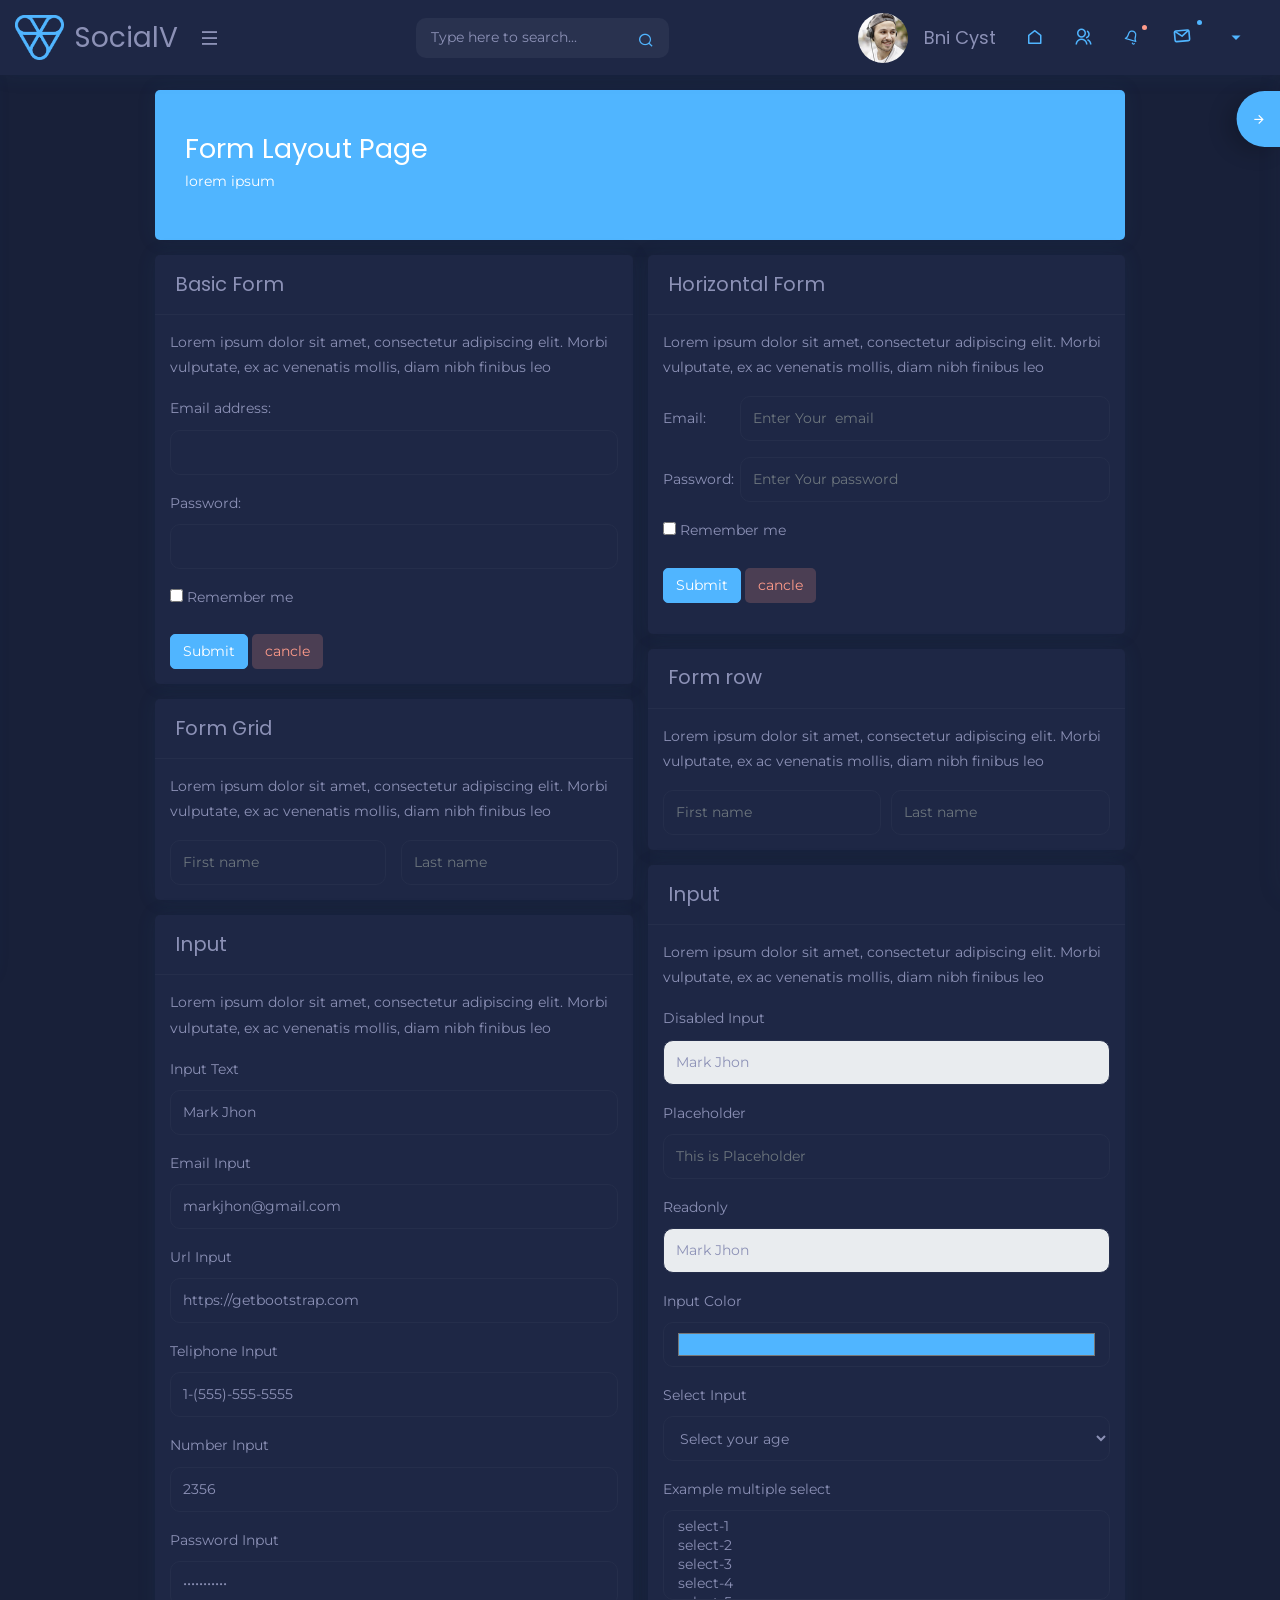
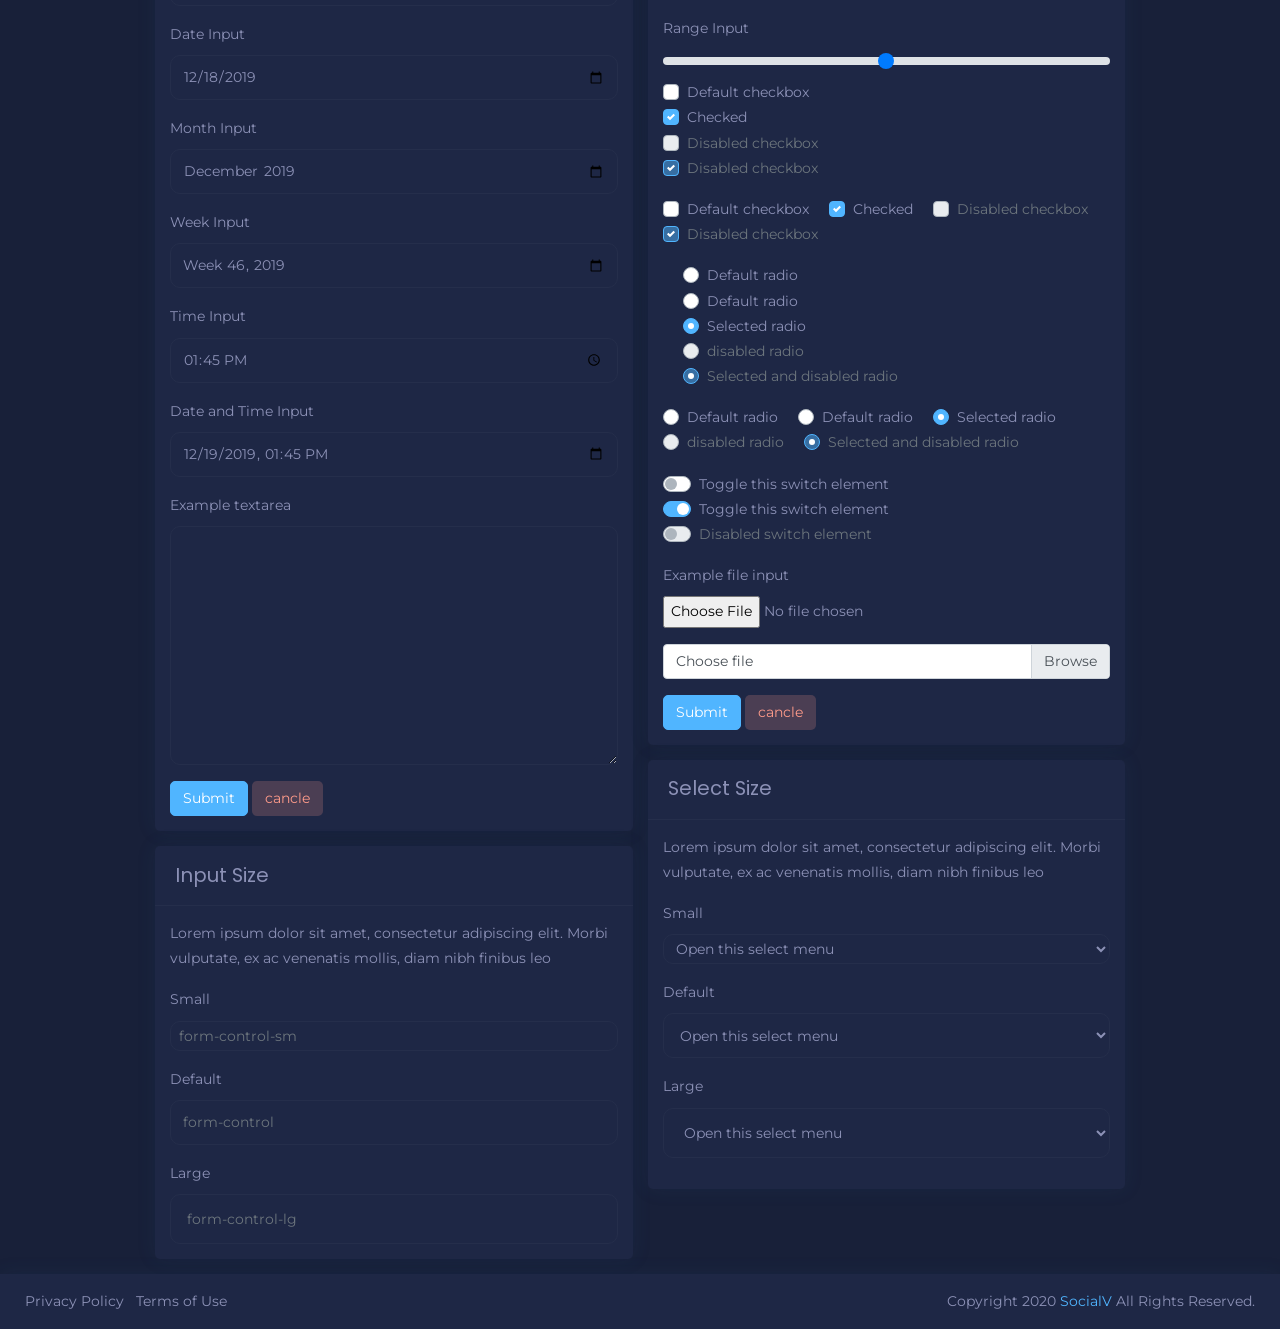
<file: form-layout.html>
<!doctype html>
<html lang="en">
   <head>
      <!-- Required meta tags -->
      <meta charset="utf-8">
      <meta name="viewport" content="width=device-width, initial-scale=1, shrink-to-fit=no">
      <title>SocialV - Responsive Bootstrap 4 Admin Dashboard Template</title>
      <!-- Favicon -->
      <link rel="shortcut icon" href="images/favicon.ico" />
      <!-- Bootstrap CSS -->
      <link rel="stylesheet" href="css/bootstrap.min.css">
      <!-- Typography CSS -->
      <link rel="stylesheet" href="css/typography.css">
      <!-- Style CSS -->
      <link rel="stylesheet" href="css/style.css">
      <!-- Responsive CSS -->
      <link rel="stylesheet" href="css/responsive.css">
   </head>
   <body class="sidebar-main-active right-column-fixed">
      <!-- loader Start -->
      <div id="loading">
         <div id="loading-center">
         </div>
      </div>
      <!-- loader END -->
      <!-- Wrapper Start -->
      <div class="wrapper">
         <!-- Sidebar  -->
         <div class="iq-sidebar">
            <div id="sidebar-scrollbar">
               <nav class="iq-sidebar-menu">
                  <ul id="iq-sidebar-toggle" class="iq-menu">
                     <li>
                        <a href="index.html" class="iq-waves-effect"><i class="las la-newspaper"></i><span>Newsfeed</span></a>
                     </li>
                     <li>
                        <a href="profile.html" class="iq-waves-effect"><i class="las la-user"></i><span>Profile</span></a>
                     </li>
                     <li>
                        <a href="friend-list.html" class="iq-waves-effect"><i class="las la-user-friends"></i><span>Friend Lists</span></a>
                     </li>
                     <li>
                        <a href="group.html" class="iq-waves-effect"><i class="las la-users"></i><span>Group</span></a>
                     </li>
                     <li>
                        <a href="profile-images.html" class="iq-waves-effect"><i class="las la-image"></i><span>Profile Image</span></a>
                     </li>
                     <li>
                        <a href="profile-video.html" class="iq-waves-effect"><i class="las la-video"></i><span>Profile Video</span></a>
                     </li>
                     <li>
                        <a href="profile-event.html" class="iq-waves-effect"><i class="las la-film"></i><span>Profile Events</span></a>
                     </li>
                     <li>
                        <a href="notification.html" class="iq-waves-effect"><i class="las la-bell"></i><span>Notification</span></a>
                     </li>
                     <li>
                        <a href="file.html" class="iq-waves-effect"><i class="las la-file"></i><span>Files</span></a>
                     </li>
                     <li>
                        <a href="friend-request.html" class="iq-waves-effect"><i class="las la-anchor"></i><span>Friend Request</span></a>
                     </li>
                     <li>
                        <a href="chat.html" class="iq-waves-effect"><i class="lab la-rocketchat"></i><span>Chat</span></a>
                     </li>
                     <li>
                        <a href="todo.html" class="iq-waves-effect"><i class="las la-check-circle"></i><span>Todo</span></a>
                     </li>
                     <li>
                        <a href="calendar.html" class="iq-waves-effect"><i class="las la-calendar"></i><span>Calendar</span></a>
                     </li>
                     <li>
                        <a href="birthday.html" class="iq-waves-effect"><i class="las la-birthday-cake"></i><span>Birthday</span></a>
                     </li>
                     <li>
                        <a href="weather.html" class="iq-waves-effect"><i class="ri-snowy-line"></i><span>Weather</span></a>
                     </li>
                     <li>
                        <a href="music.html" class="iq-waves-effect"><i class="ri-play-circle-line"></i><span>Music</span></a>
                     </li>
                     <li>
                        <a href="#mailbox" class="iq-waves-effect collapsed"  data-toggle="collapse" aria-expanded="false"><i class="ri-mail-line"></i><span>Email</span><i class="ri-arrow-right-s-line iq-arrow-right"></i></a>
                        <ul id="mailbox" class="iq-submenu collapse" data-parent="#iq-sidebar-toggle">
                           <li><a href="app/index.html"><i class="ri-inbox-line"></i>Inbox</a></li>
                           <li><a href="app/email-compose.html"><i class="ri-edit-line"></i>Email Compose</a></li>
                        </ul>
                     </li>
                     <li class="active">
                        <a href="#ui-elements" class="iq-waves-effect collapsed"  data-toggle="collapse" aria-expanded="true"><i class="ri-focus-2-line"></i><span>Ui-Elements</span><i class="ri-arrow-right-s-line iq-arrow-right"></i></a>
                        <ul id="ui-elements" class="iq-submenu collapse show" data-parent="#iq-sidebar-toggle">
                           <li>
                              <a href="#ui-kit" class="iq-waves-effect collapsed" data-toggle="collapse" aria-expanded="false"><i class="ri-pencil-ruler-line"></i><span>UI Kit</span><i class="ri-arrow-right-s-line iq-arrow-right"></i></a>
                              <ul id="ui-kit" class="iq-submenu collapse" data-parent="#ui-elements">
                                 <li><a href="ui-colors.html"><i class="ri-font-color"></i>colors</a></li>
                                 <li><a href="ui-typography.html"><i class="ri-text"></i>Typography</a></li>
                                 <li><a href="ui-alerts.html"><i class="ri-alert-line"></i>Alerts</a></li>
                                 <li><a href="ui-badges.html"><i class="ri-building-3-line"></i>Badges</a></li>
                                 <li><a href="ui-breadcrumb.html"><i class="ri-menu-2-line"></i>Breadcrumb</a></li>
                                 <li><a href="ui-buttons.html"><i class="ri-checkbox-blank-line"></i>Buttons</a></li>
                                 <li><a href="ui-cards.html"><i class="ri-bank-card-line"></i>Cards</a></li>
                                 <li><a href="ui-carousel.html"><i class="ri-slideshow-line"></i>Carousel</a></li>
                                 <li><a href="ui-embed-video.html"><i class="ri-slideshow-2-line"></i>Video</a></li>
                                 <li><a href="ui-grid.html"><i class="ri-grid-line"></i>Grid</a></li>
                                 <li><a href="ui-images.html"><i class="ri-image-line"></i>Images</a></li>
                                 <li><a href="ui-list-group.html"><i class="ri-file-list-3-line"></i>list Group</a></li>
                                 <li><a href="ui-media-object.html"><i class="ri-camera-line"></i>Media</a></li>
                                 <li><a href="ui-modal.html"><i class="ri-stop-mini-line"></i>Modal</a></li>
                                 <li><a href="ui-notifications.html"><i class="ri-notification-line"></i>Notifications</a></li>
                                 <li><a href="ui-pagination.html"><i class="ri-pages-line"></i>Pagination</a></li>
                                 <li><a href="ui-popovers.html"><i class="ri-folder-shield-2-line"></i>Popovers</a></li>
                                 <li><a href="ui-progressbars.html"><i class="ri-battery-low-line"></i>Progressbars</a></li>
                                 <li><a href="ui-tabs.html"><i class="ri-database-line"></i>Tabs</a></li>
                                 <li><a href="ui-tooltips.html"><i class="ri-record-mail-line"></i>Tooltips</a></li>
                              </ul>
                           </li>
                           <li class="active">
                              <a href="#forms" class="iq-waves-effect collapsed" data-toggle="collapse" aria-expanded="true"><i class="ri-profile-line"></i><span>Forms</span><i class="ri-arrow-right-s-line iq-arrow-right"></i></a>
                              <ul id="forms" class="iq-submenu collapse show" data-parent="#ui-elements">
                                 <li class="active"><a href="form-layout.html"><i class="ri-tablet-line"></i>Form Elements</a></li>
                                 <li><a href="form-validation.html"><i class="ri-device-line"></i>Form Validation</a></li>
                                 <li><a href="form-switch.html"><i class="ri-toggle-line"></i>Form Switch</a></li>
                                 <li><a href="form-chechbox.html"><i class="ri-checkbox-line"></i>Form Checkbox</a></li>
                                 <li><a href="form-radio.html"><i class="ri-radio-button-line"></i>Form Radio</a></li>
                              </ul>
                           </li>
                           <li>
                              <a href="#wizard-form" class="iq-waves-effect collapsed" data-toggle="collapse" aria-expanded="false"><i class="ri-archive-drawer-line"></i><span>Forms Wizard</span><i class="ri-arrow-right-s-line iq-arrow-right"></i></a>
                              <ul id="wizard-form" class="iq-submenu collapse" data-parent="#ui-elements">
                                 <li><a href="form-wizard.html"><i class="ri-clockwise-line"></i>Simple Wizard</a></li>
                                 <li><a href="form-wizard-validate.html"><i class="ri-clockwise-2-line"></i>Validate Wizard</a></li>
                                 <li><a href="form-wizard-vertical.html"><i class="ri-anticlockwise-line"></i>Vertical Wizard</a></li>
                              </ul>
                           </li>
                           <li>
                              <a href="#tables" class="iq-waves-effect collapsed" data-toggle="collapse" aria-expanded="false"><i class="ri-table-line"></i><span>Table</span><i class="ri-arrow-right-s-line iq-arrow-right"></i></a>
                              <ul id="tables" class="iq-submenu collapse" data-parent="#ui-elements">
                                 <li><a href="tables-basic.html"><i class="ri-table-line"></i>Basic Tables</a></li>
                                 <li><a href="data-table.html"><i class="ri-database-line"></i>Data Table</a></li>
                                 <li><a href="table-editable.html"><i class="ri-refund-line"></i>Editable Table</a></li>
                              </ul>
                           </li>
                           <li>
                              <a href="#icons" class="iq-waves-effect collapsed" data-toggle="collapse" aria-expanded="false"><i class="ri-list-check"></i><span>Icons</span><i class="ri-arrow-right-s-line iq-arrow-right"></i></a>
                              <ul id="icons" class="iq-submenu collapse" data-parent="#ui-elements">
                                 <li><a href="icon-dripicons.html"><i class="ri-stack-line"></i>Dripicons</a></li>
                                 <li><a href="icon-fontawesome-5.html"><i class="ri-facebook-fill"></i>Font Awesome 5</a></li>
                                 <li><a href="icon-lineawesome.html"><i class="ri-keynote-line"></i>line Awesome</a></li>
                                 <li><a href="icon-remixicon.html"><i class="ri-remixicon-line"></i>Remixicon</a></li>
                                 <li><a href="icon-unicons.html"><i class="ri-underline"></i>unicons</a></li>
                              </ul>
                           </li>
                        </ul>
                     </li>
                     <li>
                        <a href="#pages" class="iq-waves-effect collapsed"  data-toggle="collapse" aria-expanded="false"><i class="ri-pages-line"></i><span>Pages</span><i class="ri-arrow-right-s-line iq-arrow-right"></i></a>
                        <ul id="pages" class="iq-submenu collapse" data-parent="#iq-sidebar-toggle">
                           <li>
                              <a href="#authentication" class="iq-waves-effect collapsed" data-toggle="collapse" aria-expanded="false"><i class="ri-pages-line"></i><span>Authentication</span><i class="ri-arrow-right-s-line iq-arrow-right"></i></a>
                              <ul id="authentication" class="iq-submenu collapse" data-parent="#pages">
                                 <li><a href="sign-in.html"><i class="ri-login-box-line"></i>Login</a></li>
                                 <li><a href="sign-up.html"><i class="ri-login-circle-line"></i>Register</a></li>
                                 <li><a href="pages-recoverpw.html"><i class="ri-record-mail-line"></i>Recover Password</a></li>
                                 <li><a href="pages-confirm-mail.html"><i class="ri-file-code-line"></i>Confirm Mail</a></li>
                                 <li><a href="pages-lock-screen.html"><i class="ri-lock-line"></i>Lock Screen</a></li>
                              </ul>
                           </li>
                           <li>
                              <a href="#extra-pages" class="iq-waves-effect collapsed" data-toggle="collapse" aria-expanded="false"><i class="ri-pantone-line"></i><span>Extra Pages</span><i class="ri-arrow-right-s-line iq-arrow-right"></i></a>
                              <ul id="extra-pages" class="iq-submenu collapse" data-parent="#pages">
                                 <li><a href="pages-timeline.html"><i class="ri-map-pin-time-line"></i>Timeline</a></li>
                                 <li><a href="pages-invoice.html"><i class="ri-question-answer-line"></i>Invoice</a></li>
                                 <li><a href="blank-page.html"><i class="ri-invision-line"></i>Blank Page</a></li>
                                 <li><a href="pages-error.html"><i class="ri-error-warning-line"></i>Error 404</a></li>
                                 <li><a href="pages-error-500.html"><i class="ri-error-warning-line"></i>Error 500</a></li>
                                 <li><a href="pages-pricing.html"><i class="ri-price-tag-line"></i>Pricing</a></li>
                                 <li><a href="pages-pricing-one.html"><i class="ri-price-tag-2-line"></i>Pricing 1</a></li>
                                 <li><a href="pages-maintenance.html"><i class="ri-archive-line"></i>Maintenance</a></li>
                                 <li><a href="pages-comingsoon.html"><i class="ri-mastercard-line"></i>Coming Soon</a></li>
                                 <li><a href="pages-faq.html"><i class="ri-compasses-line"></i>Faq</a></li>
                              </ul>
                           </li>
                        </ul>
                     </li>
                     
                  </ul>
               </nav>
               <div class="p-3"></div>
            </div>
         </div>
         <!-- TOP Nav Bar -->
         <div class="iq-top-navbar">
            <div class="iq-navbar-custom">
               <nav class="navbar navbar-expand-lg navbar-light p-0">
                  <div class="iq-navbar-logo d-flex justify-content-between">
                     <a href="index.html">
                     <img src="images/logo.png" class="img-fluid" alt="">
                     <span>SocialV</span>
                     </a>
                     <div class="iq-menu-bt align-self-center">
                     <div class="wrapper-menu">
                        <div class="main-circle"><i class="ri-menu-line"></i></div>
                     </div>
                  </div>
                  </div>
                  <div class="iq-search-bar">
                     <form action="#" class="searchbox">
                        <input type="text" class="text search-input" placeholder="Type here to search...">
                        <a class="search-link" href="#"><i class="ri-search-line"></i></a>
                     </form>
                  </div>
                  <button class="navbar-toggler" type="button" data-toggle="collapse" data-target="#navbarSupportedContent" aria-controls="navbarSupportedContent"  aria-label="Toggle navigation">
                  <i class="ri-menu-3-line"></i>
                  </button>
                  <div class="collapse navbar-collapse" id="navbarSupportedContent">
                     <ul class="navbar-nav ml-auto navbar-list">
                        <li>
                           <a href="profile.html" class="iq-waves-effect d-flex align-items-center">
                              <img src="images/user/1.jpg" class="img-fluid rounded-circle mr-3" alt="user">
                              <div class="caption">
                                 <h6 class="mb-0 line-height">Bni Cyst</h6>
                              </div>
                           </a>
                        </li>
                        <li>
                           <a href="index.html" class="iq-waves-effect d-flex align-items-center">
                           <i class="ri-home-line"></i>
                           </a>
                        </li>
                        <li class="nav-item">
                           <a class="search-toggle iq-waves-effect" href="#"><i class="ri-group-line"></i></a>
                           <div class="iq-sub-dropdown iq-sub-dropdown-large">
                              <div class="iq-card shadow-none m-0">
                                 <div class="iq-card-body p-0 ">
                                    <div class="bg-primary p-3">
                                       <h5 class="mb-0 text-white">Friend Request<small class="badge  badge-light float-right pt-1">4</small></h5>
                                    </div>
                                    <div class="iq-friend-request">
                                       <div class="iq-sub-card iq-sub-card-big d-flex align-items-center justify-content-between" >
                                          <div class="d-flex align-items-center">
                                             <div class="">
                                                <img class="avatar-40 rounded" src="images/user/01.jpg" alt="">
                                             </div>
                                             <div class="media-body ml-3">
                                                <h6 class="mb-0 ">Jaques Amole</h6>
                                                <p class="mb-0">40  friends</p>
                                             </div>
                                          </div>
                                          <div class="d-flex align-items-center">
                                             <a href="javascript:void();" class="mr-3 btn btn-primary rounded">Confirm</a>
                                             <a href="javascript:void();" class="mr-3 btn btn-secondary rounded">Delete Request</a>                                    
                                          </div>
                                       </div>
                                    </div>
                                    <div class="iq-friend-request">
                                       <div class="iq-sub-card iq-sub-card-big d-flex align-items-center justify-content-between" >
                                          <div class="d-flex align-items-center">
                                             <div class="">
                                                <img class="avatar-40 rounded" src="images/user/02.jpg" alt="">
                                             </div>
                                             <div class="media-body ml-3">
                                                <h6 class="mb-0 ">Lucy Tania</h6>
                                                <p class="mb-0">12  friends</p>
                                             </div>
                                          </div>
                                          <div class="d-flex align-items-center">
                                             <a href="javascript:void();" class="mr-3 btn btn-primary rounded">Confirm</a>
                                             <a href="javascript:void();" class="mr-3 btn btn-secondary rounded">Delete Request</a>                                    
                                          </div>
                                       </div>
                                    </div>
                                    <div class="iq-friend-request">
                                       <div class="iq-sub-card iq-sub-card-big d-flex align-items-center justify-content-between" >
                                          <div class="d-flex align-items-center">
                                             <div class="">
                                                <img class="avatar-40 rounded" src="images/user/03.jpg" alt="">
                                             </div>
                                             <div class="media-body ml-3">
                                                <h6 class="mb-0 ">Manny Petty</h6>
                                                <p class="mb-0">3  friends</p>
                                             </div>
                                          </div>
                                          <div class="d-flex align-items-center">
                                             <a href="javascript:void();" class="mr-3 btn btn-primary rounded">Confirm</a>
                                             <a href="javascript:void();" class="mr-3 btn btn-secondary rounded">Delete Request</a>                                    
                                          </div>
                                       </div>
                                    </div>
                                    <div class="iq-friend-request">
                                       <div class="iq-sub-card iq-sub-card-big d-flex align-items-center justify-content-between" >
                                          <div class="d-flex align-items-center">
                                             <div class="">
                                                <img class="avatar-40 rounded" src="images/user/04.jpg" alt="">
                                             </div>
                                             <div class="media-body ml-3">
                                                <h6 class="mb-0 ">Marsha Mello</h6>
                                                <p class="mb-0">15  friends</p>
                                             </div>
                                          </div>
                                          <div class="d-flex align-items-center">
                                             <a href="javascript:void();" class="mr-3 btn btn-primary rounded">Confirm</a>
                                             <a href="javascript:void();" class="mr-3 btn btn-secondary rounded">Delete Request</a>                                    
                                          </div>
                                       </div>
                                    </div>
                                    <div class="text-center">
                                       <a href="#" class="mr-3 btn text-primary">View More Request</a>
                                    </div>
                                 </div>
                              </div>
                           </div>
                        </li>
                        <li class="nav-item">
                           <a href="#" class="search-toggle iq-waves-effect">
                              <div id="lottie-beil"></div>
                              <span class="bg-danger dots"></span>
                           </a>
                           <div class="iq-sub-dropdown">
                              <div class="iq-card shadow-none m-0">
                                 <div class="iq-card-body p-0 ">
                                    <div class="bg-primary p-3">
                                       <h5 class="mb-0 text-white">All Notifications<small class="badge  badge-light float-right pt-1">4</small></h5>
                                    </div>
                                    <a href="#" class="iq-sub-card" >
                                       <div class="media align-items-center">
                                          <div class="">
                                             <img class="avatar-40 rounded" src="images/user/01.jpg" alt="">
                                          </div>
                                          <div class="media-body ml-3">
                                             <h6 class="mb-0 ">Emma Watson Bni</h6>
                                             <small class="float-right font-size-12">Just Now</small>
                                             <p class="mb-0">95 MB</p>
                                          </div>
                                       </div>
                                    </a>
                                    <a href="#" class="iq-sub-card" >
                                       <div class="media align-items-center">
                                          <div class="">
                                             <img class="avatar-40 rounded" src="images/user/02.jpg" alt="">
                                          </div>
                                          <div class="media-body ml-3">
                                             <h6 class="mb-0 ">New customer is join</h6>
                                             <small class="float-right font-size-12">5 days ago</small>
                                             <p class="mb-0">Cyst Bni</p>
                                          </div>
                                       </div>
                                    </a>
                                    <a href="#" class="iq-sub-card" >
                                       <div class="media align-items-center">
                                          <div class="">
                                             <img class="avatar-40 rounded" src="images/user/03.jpg" alt="">
                                          </div>
                                          <div class="media-body ml-3">
                                             <h6 class="mb-0 ">Two customer is left</h6>
                                             <small class="float-right font-size-12">2 days ago</small>
                                             <p class="mb-0">Cyst Bni</p>
                                          </div>
                                       </div>
                                    </a>
                                    <a href="#" class="iq-sub-card" >
                                       <div class="media align-items-center">
                                          <div class="">
                                             <img class="avatar-40 rounded" src="images/user/04.jpg" alt="">
                                          </div>
                                          <div class="media-body ml-3">
                                             <h6 class="mb-0 ">New Mail from Fenny</h6>
                                             <small class="float-right font-size-12">3 days ago</small>
                                             <p class="mb-0">Cyst Bni</p>
                                          </div>
                                       </div>
                                    </a>
                                 </div>
                              </div>
                           </div>
                        </li>
                        <li class="nav-item dropdown">
                           <a href="#" class="search-toggle iq-waves-effect">
                              <div id="lottie-mail"></div>
                              <span class="bg-primary count-mail"></span>
                           </a>
                           <div class="iq-sub-dropdown">
                              <div class="iq-card shadow-none m-0">
                                 <div class="iq-card-body p-0 ">
                                    <div class="bg-primary p-3">
                                       <h5 class="mb-0 text-white">All Messages<small class="badge  badge-light float-right pt-1">5</small></h5>
                                    </div>
                                    <a href="#" class="iq-sub-card" >
                                       <div class="media align-items-center">
                                          <div class="">
                                             <img class="avatar-40 rounded" src="images/user/01.jpg" alt="">
                                          </div>
                                          <div class="media-body ml-3">
                                             <h6 class="mb-0 ">Bni Emma Watson</h6>
                                             <small class="float-left font-size-12">13 Jun</small>
                                          </div>
                                       </div>
                                    </a>
                                    <a href="#" class="iq-sub-card" >
                                       <div class="media align-items-center">
                                          <div class="">
                                             <img class="avatar-40 rounded" src="images/user/02.jpg" alt="">
                                          </div>
                                          <div class="media-body ml-3">
                                             <h6 class="mb-0 ">Lorem Ipsum Watson</h6>
                                             <small class="float-left font-size-12">20 Apr</small>
                                          </div>
                                       </div>
                                    </a>
                                    <a href="#" class="iq-sub-card" >
                                       <div class="media align-items-center">
                                          <div class="">
                                             <img class="avatar-40 rounded" src="images/user/03.jpg" alt="">
                                          </div>
                                          <div class="media-body ml-3">
                                             <h6 class="mb-0 ">Why do we use it?</h6>
                                             <small class="float-left font-size-12">30 Jun</small>
                                          </div>
                                       </div>
                                    </a>
                                    <a href="#" class="iq-sub-card" >
                                       <div class="media align-items-center">
                                          <div class="">
                                             <img class="avatar-40 rounded" src="images/user/04.jpg" alt="">
                                          </div>
                                          <div class="media-body ml-3">
                                             <h6 class="mb-0 ">Variations Passages</h6>
                                             <small class="float-left font-size-12">12 Sep</small>
                                          </div>
                                       </div>
                                    </a>
                                    <a href="#" class="iq-sub-card" >
                                       <div class="media align-items-center">
                                          <div class="">
                                             <img class="avatar-40 rounded" src="images/user/05.jpg" alt="">
                                          </div>
                                          <div class="media-body ml-3">
                                             <h6 class="mb-0 ">Lorem Ipsum generators</h6>
                                             <small class="float-left font-size-12">5 Dec</small>
                                          </div>
                                       </div>
                                    </a>
                                 </div>
                              </div>
                           </div>
                        </li>
                     </ul>
                      <ul class="navbar-list">
                        <li>
                           <a href="#" class="search-toggle iq-waves-effect d-flex align-items-center">
                           <i class="ri-arrow-down-s-fill"></i>
                           </a>
                           <div class="iq-sub-dropdown iq-user-dropdown">
                              <div class="iq-card shadow-none m-0">
                                 <div class="iq-card-body p-0 ">
                                    <div class="bg-primary p-3 line-height">
                                       <h5 class="mb-0 text-white line-height">Hello Bni Cyst</h5>
                                       <span class="text-white font-size-12">Available</span>
                                    </div>
                                    <a href="profile.html" class="iq-sub-card iq-bg-primary-hover">
                                       <div class="media align-items-center">
                                          <div class="rounded iq-card-icon iq-bg-primary">
                                             <i class="ri-file-user-line"></i>
                                          </div>
                                          <div class="media-body ml-3">
                                             <h6 class="mb-0 ">My Profile</h6>
                                             <p class="mb-0 font-size-12">View personal profile details.</p>
                                          </div>
                                       </div>
                                    </a>
                                    <a href="profile-edit.html" class="iq-sub-card iq-bg-warning-hover">
                                       <div class="media align-items-center">
                                          <div class="rounded iq-card-icon iq-bg-warning">
                                             <i class="ri-profile-line"></i>
                                          </div>
                                          <div class="media-body ml-3">
                                             <h6 class="mb-0 ">Edit Profile</h6>
                                             <p class="mb-0 font-size-12">Modify your personal details.</p>
                                          </div>
                                       </div>
                                    </a>
                                    <a href="account-setting.html" class="iq-sub-card iq-bg-info-hover">
                                       <div class="media align-items-center">
                                          <div class="rounded iq-card-icon iq-bg-info">
                                             <i class="ri-account-box-line"></i>
                                          </div>
                                          <div class="media-body ml-3">
                                             <h6 class="mb-0 ">Account settings</h6>
                                             <p class="mb-0 font-size-12">Manage your account parameters.</p>
                                          </div>
                                       </div>
                                    </a>
                                    <a href="privacy-setting.html" class="iq-sub-card iq-bg-danger-hover">
                                       <div class="media align-items-center">
                                          <div class="rounded iq-card-icon iq-bg-danger">
                                             <i class="ri-lock-line"></i>
                                          </div>
                                          <div class="media-body ml-3">
                                             <h6 class="mb-0 ">Privacy Settings</h6>
                                             <p class="mb-0 font-size-12">Control your privacy parameters.</p>
                                          </div>
                                       </div>
                                    </a>
                                    <div class="d-inline-block w-100 text-center p-3">
                                       <a class="bg-primary iq-sign-btn" href="sign-in.html" role="button">Sign out<i class="ri-login-box-line ml-2"></i></a>
                                    </div>
                                 </div>
                              </div>
                           </div>
                        </li>
                     </ul>
                  </div>
               </nav>
            </div>
         </div>
         <!-- TOP Nav Bar END -->
         <!-- Right Sidebar Panel Start-->
         <div class="right-sidebar-mini right-sidebar">
            <div class="right-sidebar-panel p-0">
               <div class="iq-card shadow-none">
                  <div class="iq-card-body p-0">
                     <div class="media-height p-3">
                        <div class="media align-items-center mb-4">
                           <div class="iq-profile-avatar status-online">
                              <img class="rounded-circle avatar-50" src="images/user/01.jpg" alt="">
                           </div>
                           <div class="media-body ml-3">
                              <h6 class="mb-0"><a href="#">Anna Sthesia</a></h6>
                              <p class="mb-0">Admin</p>
                           </div>
                        </div>
                        <div class="media align-items-center mb-4">
                           <div class="iq-profile-avatar status-online">
                              <img class="rounded-circle avatar-50" src="images/user/02.jpg" alt="">
                           </div>
                           <div class="media-body ml-3">
                              <h6 class="mb-0"><a href="#">Paul Molive</a></h6>
                              <p class="mb-0">Admin</p>
                           </div>
                        </div>
                        <div class="media align-items-center mb-4">
                           <div class="iq-profile-avatar status-online">
                              <img class="rounded-circle avatar-50" src="images/user/03.jpg" alt="">
                           </div>
                           <div class="media-body ml-3">
                              <h6 class="mb-0"><a href="#">Anna Mull</a></h6>
                              <p class="mb-0">Admin</p>
                           </div>
                        </div>
                        <div class="media align-items-center mb-4">
                           <div class="iq-profile-avatar status-online">
                              <img class="rounded-circle avatar-50" src="images/user/04.jpg" alt="">
                           </div>
                           <div class="media-body ml-3">
                              <h6 class="mb-0"><a href="#">Paige Turner</a></h6>
                              <p class="mb-0">Admin</p>
                           </div>
                        </div>
                        <div class="media align-items-center mb-4">
                           <div class="iq-profile-avatar status-online">
                              <img class="rounded-circle avatar-50" src="images/user/01.jpg" alt="">
                           </div>
                           <div class="media-body ml-3">
                              <h6 class="mb-0"><a href="#">Bob Frapples</a></h6>
                              <p class="mb-0">Admin</p>
                           </div>
                        </div>
                        <div class="media align-items-center mb-4">
                           <div class="iq-profile-avatar status-online">
                              <img class="rounded-circle avatar-50" src="images/user/02.jpg" alt="">
                           </div>
                           <div class="media-body ml-3">
                              <h6 class="mb-0"><a href="#">Barb Ackue</a></h6>
                              <p class="mb-0">Admin</p>
                           </div>
                        </div>
                        <div class="media align-items-center mb-4">
                           <div class="iq-profile-avatar status-online">
                              <img class="rounded-circle avatar-50" src="images/user/03.jpg" alt="">
                           </div>
                           <div class="media-body ml-3">
                              <h6 class="mb-0"><a href="#">Greta Life</a></h6>
                              <p class="mb-0">Admin</p>
                           </div>
                        </div>
                        <div class="media align-items-center mb-4">
                           <div class="iq-profile-avatar status-away">
                              <img class="rounded-circle avatar-50" src="images/user/04.jpg" alt="">
                           </div>
                           <div class="media-body ml-3">
                              <h6 class="mb-0"><a href="#">Ira Membrit</a></h6>
                              <p class="mb-0">Admin</p>
                           </div>
                        </div>
                        <div class="media align-items-center mb-4">
                           <div class="iq-profile-avatar status-away">
                              <img class="rounded-circle avatar-50" src="images/user/01.jpg" alt="">
                           </div>
                           <div class="media-body ml-3">
                              <h6 class="mb-0"><a href="#">Pete Sariya</a></h6>
                              <p class="mb-0">Admin</p>
                           </div>
                        </div>
                        <div class="media align-items-center">
                           <div class="iq-profile-avatar">
                              <img class="rounded-circle avatar-50" src="images/user/02.jpg" alt="">
                           </div>
                           <div class="media-body ml-3">
                              <h6 class="mb-0"><a href="#">Monty Carlo</a></h6>
                              <p class="mb-0">Admin</p>
                           </div>
                        </div>
                     </div>
                     <div class="right-sidebar-toggle bg-primary mt-3">
                        <i class="ri-arrow-left-line side-left-icon"></i>
                        <i class="ri-arrow-right-line side-right-icon"><span class="ml-3 d-inline-block">Close Menu</span></i> 
                     </div>
                  </div>
               </div>
            </div>
         </div>
         <!-- Right Sidebar Panel End-->
         <!-- Page Content  -->
         <div id="content-page" class="content-page">
            <div class="container">
               <div class="row">
                  <div class="col-sm-12">
                     <div class="iq-card position-relative inner-page-bg bg-primary" style="height: 150px;">
                        <div class="inner-page-title">
                           <h3 class="text-white">Form Layout Page</h3>
                           <p class="text-white">lorem ipsum</p>
                        </div>
                     </div>
                  </div>
                  <div class="col-sm-12 col-lg-6">
                     <div class="iq-card">
                        <div class="iq-card-header d-flex justify-content-between">
                           <div class="iq-header-title">
                              <h4 class="card-title">Basic Form</h4>
                           </div>
                        </div>
                        <div class="iq-card-body">
                           <p>Lorem ipsum dolor sit amet, consectetur adipiscing elit. Morbi vulputate, ex ac venenatis mollis, diam nibh finibus leo</p>
                           <form>
                              <div class="form-group">
                                 <label for="email">Email address:</label>
                                 <input type="email" class="form-control" id="email1">
                              </div>
                              <div class="form-group">
                                 <label for="pwd">Password:</label>
                                 <input type="password" class="form-control" id="pwd">
                              </div>
                              <div class="checkbox mb-3">
                                 <label><input type="checkbox"> Remember me</label>
                              </div>
                              <button type="submit" class="btn btn-primary">Submit</button>
                              <button type="submit" class="btn iq-bg-danger">cancle</button>
                           </form>
                        </div>
                     </div>
                     <div class="iq-card">
                        <div class="iq-card-header d-flex justify-content-between">
                           <div class="iq-header-title">
                              <h4 class="card-title">Form Grid</h4>
                           </div>
                        </div>
                        <div class="iq-card-body">
                           <p>Lorem ipsum dolor sit amet, consectetur adipiscing elit. Morbi vulputate, ex ac venenatis mollis, diam nibh finibus leo</p>
                           <form>
                              <div class="row">
                                 <div class="col">
                                    <input type="text" class="form-control" placeholder="First name">
                                 </div>
                                 <div class="col">
                                    <input type="text" class="form-control" placeholder="Last name">
                                 </div>
                              </div>
                           </form>
                        </div>
                     </div>
                     <div class="iq-card">
                        <div class="iq-card-header d-flex justify-content-between">
                           <div class="iq-header-title">
                              <h4 class="card-title">Input</h4>
                           </div>
                        </div>
                        <div class="iq-card-body">
                           <p>Lorem ipsum dolor sit amet, consectetur adipiscing elit. Morbi vulputate, ex ac venenatis mollis, diam nibh finibus leo</p>
                           <form>
                              <div class="form-group">
                                 <label for="exampleInputText1">Input Text </label>
                                 <input type="text" class="form-control" id="exampleInputText1" value="Mark Jhon" placeholder="Enter Name">
                              </div>
                              <div class="form-group">
                                 <label for="exampleInputEmail3">Email Input</label>
                                 <input type="email" class="form-control" id="exampleInputEmail3" value="markjhon@gmail.com" placeholder="Enter Email">
                              </div>
                              <div class="form-group">
                                 <label for="exampleInputurl">Url Input</label>
                                 <input type="url" class="form-control" id="exampleInputurl" value="https://getbootstrap.com" placeholder="Enter Url">
                              </div>
                              <div class="form-group">
                                 <label for="exampleInputphone">Teliphone Input</label>
                                 <input type="tel" class="form-control" id="exampleInputphone" value="1-(555)-555-5555">
                              </div>
                              <div class="form-group">
                                 <label for="exampleInputNumber1">Number Input</label>
                                 <input type="number" class="form-control" id="exampleInputNumber1" value="2356">
                              </div>
                              <div class="form-group">
                                 <label for="exampleInputPassword3">Password Input</label>
                                 <input type="password" class="form-control" id="exampleInputPassword3" value="markjhon123" placeholder="Enter Password">
                              </div>
                              <div class="form-group">
                                 <label for="exampleInputdate">Date Input</label>
                                 <input type="date" class="form-control" id="exampleInputdate" value="2019-12-18">
                              </div>
                              <div class="form-group">
                                 <label for="exampleInputmonth">Month Input</label>
                                 <input type="month" class="form-control" id="exampleInputmonth" value="2019-12">
                              </div>
                              <div class="form-group">
                                 <label for="exampleInputweek">Week Input</label>
                                 <input type="week" class="form-control" id="exampleInputweek" value="2019-W46">
                              </div>
                              <div class="form-group">
                                 <label for="exampleInputtime">Time Input</label>
                                 <input type="time" class="form-control" id="exampleInputtime" value="13:45">
                              </div>
                              <div class="form-group">
                                 <label for="exampleInputdatetime">Date and Time Input</label>
                                 <input type="datetime-local" class="form-control" id="exampleInputdatetime" value="2019-12-19T13:45:00">
                              </div>
                              <div class="form-group">
                                 <label for="exampleFormControlTextarea1">Example textarea</label>
                                 <textarea class="form-control" id="exampleFormControlTextarea1" rows="5"></textarea>
                              </div>
                              <button type="submit" class="btn btn-primary">Submit</button>
                              <button type="submit" class="btn iq-bg-danger">cancle</button>
                           </form>
                        </div>
                     </div>
                     <div class="iq-card">
                        <div class="iq-card-header d-flex justify-content-between">
                           <div class="iq-header-title">
                              <h4 class="card-title">Input Size</h4>
                           </div>
                        </div>
                        <div class="iq-card-body">
                           <p>Lorem ipsum dolor sit amet, consectetur adipiscing elit. Morbi vulputate, ex ac venenatis mollis, diam nibh finibus leo</p>
                           <form>
                              <div class="form-group">
                                 <label for="colFormLabelSm">Small</label>
                                 <input type="email" class="form-control form-control-sm" id="colFormLabelSm" placeholder="form-control-sm">
                              </div>
                              <div class="form-group">
                                 <label for="colFormLabel">Default</label>
                                 <input type="email" class="form-control" id="colFormLabel" placeholder="form-control">
                              </div>
                              <div class="form-group mb-0">
                                 <label for="colFormLabelLg" class="pb-0">Large</label>
                                 <input type="email" class="form-control form-control-lg" id="colFormLabelLg" placeholder="form-control-lg">
                              </div>
                           </form>
                        </div>
                     </div>
                  </div>
                  <div class="col-sm-12 col-lg-6">
                     <div class="iq-card">
                        <div class="iq-card-header d-flex justify-content-between">
                           <div class="iq-header-title">
                              <h4 class="card-title">Horizontal Form</h4>
                           </div>
                        </div>
                        <div class="iq-card-body">
                           <p>Lorem ipsum dolor sit amet, consectetur adipiscing elit. Morbi vulputate, ex ac venenatis mollis, diam nibh finibus leo</p>
                           <form class="form-horizontal" action="/action_page.php">
                              <div class="form-group row">
                                 <label class="control-label col-sm-2 align-self-center mb-0" for="email">Email:</label>
                                 <div class="col-sm-10">
                                    <input type="email" class="form-control" id="email" placeholder="Enter Your  email">
                                 </div>
                              </div>
                              <div class="form-group row">
                                 <label class="control-label col-sm-2 align-self-center mb-0" for="pwd1">Password:</label>
                                 <div class="col-sm-10">
                                    <input type="password" class="form-control" id="pwd1" placeholder="Enter Your password">
                                 </div>
                              </div>
                              <div class="form-group">
                                 <div class="checkbox">
                                    <label><input type="checkbox"> Remember me</label>
                                 </div>
                              </div>
                              <div class="form-group">
                                 <button type="submit" class="btn btn-primary">Submit</button>
                                 <button type="submit" class="btn iq-bg-danger">cancle</button>
                              </div>
                           </form>
                        </div>
                     </div>
                     <div class="iq-card">
                        <div class="iq-card-header d-flex justify-content-between">
                           <div class="iq-header-title">
                              <h4 class="card-title">Form row</h4>
                           </div>
                        </div>
                        <div class="iq-card-body">
                           <p>Lorem ipsum dolor sit amet, consectetur adipiscing elit. Morbi vulputate, ex ac venenatis mollis, diam nibh finibus leo</p>
                           <form>
                              <div class="form-row">
                                 <div class="col">
                                    <input type="text" class="form-control" placeholder="First name">
                                 </div>
                                 <div class="col">
                                    <input type="text" class="form-control" placeholder="Last name">
                                 </div>
                              </div>
                           </form>
                        </div>
                     </div>
                     <div class="iq-card">
                        <div class="iq-card-header d-flex justify-content-between">
                           <div class="iq-header-title">
                              <h4 class="card-title">Input</h4>
                           </div>
                        </div>
                        <div class="iq-card-body">
                           <p>Lorem ipsum dolor sit amet, consectetur adipiscing elit. Morbi vulputate, ex ac venenatis mollis, diam nibh finibus leo</p>
                           <form>
                              <div class="form-group">
                                 <label for="exampleInputDisabled1">Disabled Input</label>
                                 <input type="text" class="form-control" id="exampleInputDisabled1" disabled="" value="Mark Jhon">
                              </div>
                              <div class="form-group">
                                 <label for="exampleInputPlaceholder">Placeholder</label>
                                 <input type="text" class="form-control" id="exampleInputPlaceholder" placeholder="This is Placeholder">
                              </div>
                              <div class="form-group">
                                 <label for="exampleInputReadonly">Readonly</label>
                                 <input type="text" class="form-control" id="exampleInputReadonly" readonly="" value="Mark Jhon">
                              </div>
                              <div class="form-group">
                                 <label for="exampleInputcolor">Input Color </label>
                                 <input type="color" class="form-control" id="exampleInputcolor" value="#50b5ff">
                              </div>
                              <div class="form-group">
                                 <label for="exampleFormControlSelect1">Select Input</label>
                                 <select class="form-control" id="exampleFormControlSelect1">
                                    <option selected="" disabled="">Select your age</option>
                                    <option>0-18</option>
                                    <option>18-26</option>
                                    <option>26-46</option>
                                    <option>46-60</option>
                                    <option>Above 60</option>
                                 </select>
                              </div>
                              <div class="form-group">
                                 <label for="exampleFormControlSelect2">Example multiple select</label>
                                 <select multiple="" class="form-control" id="exampleFormControlSelect2">
                                    <option>select-1</option>
                                    <option>select-2</option>
                                    <option>select-3</option>
                                    <option>select-4</option>
                                    <option>select-5</option>
                                    <option>select-6</option>
                                    <option>select-7</option>
                                    <option>select-8</option>
                                 </select>
                              </div>
                              <div class="form-groupp">
                                 <label for="customRange1">Range Input</label>
                                 <input type="range" class="custom-range" id="customRange1">
                              </div>
                              <div class="form-group">
                                 <div class="custom-control custom-checkbox">
                                    <input type="checkbox" class="custom-control-input" id="customCheck1">
                                    <label class="custom-control-label" for="customCheck1">Default checkbox</label>
                                 </div>
                                 <div class="custom-control custom-checkbox">
                                    <input type="checkbox" class="custom-control-input" id="customCheck2" Checked="">
                                    <label class="custom-control-label" for="customCheck2">Checked</label>
                                 </div>
                                 <div class="custom-control custom-checkbox">
                                    <input type="checkbox" class="custom-control-input" id="customCheck3"  disabled="">
                                    <label class="custom-control-label" for="customCheck3">Disabled checkbox</label>
                                 </div>
                                 <div class="custom-control custom-checkbox">
                                    <input type="checkbox" class="custom-control-input" id="customCheck4"  checked="" disabled="">
                                    <label class="custom-control-label" for="customCheck4">Disabled checkbox</label>
                                 </div>
                              </div>
                              <div class="form-group">
                                 <div class="custom-control custom-checkbox custom-control-inline">
                                    <input type="checkbox" class="custom-control-input" id="customCheck5">
                                    <label class="custom-control-label" for="customCheck5">Default checkbox</label>
                                 </div>
                                 <div class="custom-control custom-checkbox custom-control-inline">
                                    <input type="checkbox" class="custom-control-input" id="customCheck6" Checked="">
                                    <label class="custom-control-label" for="customCheck6">Checked</label>
                                 </div>
                                 <div class="custom-control custom-checkbox custom-control-inline">
                                    <input type="checkbox" class="custom-control-input" id="customCheck7"  disabled="">
                                    <label class="custom-control-label" for="customCheck7">Disabled checkbox</label>
                                 </div>
                                 <div class="custom-control custom-checkbox custom-control-inline">
                                    <input type="checkbox" class="custom-control-input" id="customCheck8"  checked="" disabled="">
                                    <label class="custom-control-label" for="customCheck8">Disabled checkbox</label>
                                 </div>
                              </div>
                              <div class="form-group">
                                 <div class="form-check">
                                    <div class="custom-control custom-radio">
                                       <input type="radio" id="customRadio1" name="customRadio" class="custom-control-input">
                                       <label class="custom-control-label" for="customRadio1"> Default radio</label>
                                    </div>
                                    <div class="custom-control custom-radio">
                                       <input type="radio" id="customRadio2" name="customRadio" class="custom-control-input">
                                       <label class="custom-control-label" for="customRadio2"> Default radio</label>
                                    </div>
                                    <div class="custom-control custom-radio">
                                       <input type="radio" id="customRadio3" name="customRadio3" class="custom-control-input" checked="">
                                       <label class="custom-control-label" for="customRadio3"> Selected radio</label>
                                    </div>
                                    <div class="custom-control custom-radio">
                                       <input type="radio" id="customRadio4" name="customRadio4" class="custom-control-input" disabled="">
                                       <label class="custom-control-label" for="customRadio4"> disabled radio</label>
                                    </div>
                                    <div class="custom-control custom-radio">
                                       <input type="radio" id="customRadio5" name="customRadio5" class="custom-control-input" disabled="" checked="">
                                       <label class="custom-control-label" for="customRadio5"> Selected and  disabled radio</label>
                                    </div>
                                 </div>
                              </div>
                              <div class="form-group">
                                 <div class="custom-control custom-radio custom-control-inline">
                                    <input type="radio" id="customRadio6" name="customRadio1" class="custom-control-input">
                                    <label class="custom-control-label" for="customRadio6"> Default radio</label>
                                 </div>
                                 <div class="custom-control custom-radio custom-control-inline">
                                    <input type="radio" id="customRadio7" name="customRadio1" class="custom-control-input">
                                    <label class="custom-control-label" for="customRadio7"> Default radio</label>
                                 </div>
                                 <div class="custom-control custom-radio custom-control-inline">
                                    <input type="radio" id="customRadio8" name="customRadio6" class="custom-control-input" checked="">
                                    <label class="custom-control-label" for="customRadio8"> Selected radio</label>
                                 </div>
                                 <div class="custom-control custom-radio custom-control-inline">
                                    <input type="radio" id="customRadio9" name="customRadio7" class="custom-control-input" disabled="">
                                    <label class="custom-control-label" for="customRadio9"> disabled radio</label>
                                 </div>
                                 <div class="custom-control custom-radio custom-control-inline">
                                    <input type="radio" id="customRadio10" name="customRadio8" class="custom-control-input" disabled="" checked="">
                                    <label class="custom-control-label" for="customRadio10"> Selected and  disabled radio</label>
                                 </div>
                              </div>
                              <div class="form-group">
                                 <div class="custom-control custom-switch">
                                    <input type="checkbox" class="custom-control-input" id="customSwitch1">
                                    <label class="custom-control-label" for="customSwitch1">Toggle this switch element</label>
                                 </div>
                                 <div class="custom-control custom-switch">
                                    <input type="checkbox" class="custom-control-input" id="customSwitch2" checked="">
                                    <label class="custom-control-label" for="customSwitch2">Toggle this switch element</label>
                                 </div>
                                 <div class="custom-control custom-switch">
                                    <input type="checkbox" class="custom-control-input" disabled id="customSwitch3">
                                    <label class="custom-control-label" for="customSwitch3">Disabled switch element</label>
                                 </div>
                              </div>
                              <div class="form-group">
                                 <label for="exampleFormControlFile1">Example file input</label>
                                 <input type="file" class="form-control-file" id="exampleFormControlFile1">
                              </div>
                              <div class="form-group">
                                 <div class="custom-file">
                                    <input type="file" class="custom-file-input" id="customFile">
                                    <label class="custom-file-label" for="customFile">Choose file</label>
                                 </div>
                              </div>
                              <button type="submit" class="btn btn-primary">Submit</button>
                              <button type="submit" class="btn iq-bg-danger">cancle</button>
                           </form>
                        </div>
                     </div>
                     <div class="iq-card">
                        <div class="iq-card-header d-flex justify-content-between">
                           <div class="iq-header-title">
                              <h4 class="card-title">Select Size</h4>
                           </div>
                        </div>
                        <div class="iq-card-body">
                           <p>Lorem ipsum dolor sit amet, consectetur adipiscing elit. Morbi vulputate, ex ac venenatis mollis, diam nibh finibus leo</p>
                           <div class="form-group">
                              <label>Small</label>
                              <select class="form-control form-control-sm mb-3">
                                 <option selected="">Open this select menu</option>
                                 <option value="1">One</option>
                                 <option value="2">Two</option>
                                 <option value="3">Three</option>
                              </select>
                           </div>
                           <div class="form-group">
                              <label>Default</label>
                              <select class="form-control mb-3">
                                 <option selected="">Open this select menu</option>
                                 <option value="1">One</option>
                                 <option value="2">Two</option>
                                 <option value="3">Three</option>
                              </select>
                           </div>
                           <div class="form-group">
                              <label>Large</label>
                              <select class="form-control form-control-lg">
                                 <option selected="">Open this select menu</option>
                                 <option value="1">One</option>
                                 <option value="2">Two</option>
                                 <option value="3">Three</option>
                              </select>
                           </div>
                        </div>
                     </div>
                  </div>
               </div>
            </div>
         </div>
      </div>
      <!-- Wrapper END -->
      <!-- Footer -->
      <footer class="bg-white iq-footer">
         <div class="container-fluid">
            <div class="row">
               <div class="col-lg-6">
                  <ul class="list-inline mb-0">
                     <li class="list-inline-item"><a href="privacy-policy.html">Privacy Policy</a></li>
                     <li class="list-inline-item"><a href="terms-of-service.html">Terms of Use</a></li>
                  </ul>
               </div>
               <div class="col-lg-6 text-right">
                  Copyright 2020 <a href="#">SocialV</a> All Rights Reserved.
               </div>
            </div>
         </div>
      </footer>
      <!-- Footer END -->
      <!-- Optional JavaScript -->
      <!-- jQuery first, then Popper.js, then Bootstrap JS -->
      <script src="js/jquery.min.js"></script>
      <script src="js/popper.min.js"></script>
      <script src="js/bootstrap.min.js"></script>
      <!-- Appear JavaScript -->
      <script src="js/jquery.appear.js"></script>
      <!-- Countdown JavaScript -->
      <script src="js/countdown.min.js"></script>
      <!-- Counterup JavaScript -->
      <script src="js/waypoints.min.js"></script>
      <script src="js/jquery.counterup.min.js"></script>
      <!-- Wow JavaScript -->
      <script src="js/wow.min.js"></script>
      <!-- Apexcharts JavaScript -->
      <script src="js/apexcharts.js"></script>
      <!-- Slick JavaScript -->
      <script src="js/slick.min.js"></script>
      <!-- Select2 JavaScript -->
      <script src="js/select2.min.js"></script>
      <!-- Owl Carousel JavaScript -->
      <script src="js/owl.carousel.min.js"></script>
      <!-- Magnific Popup JavaScript -->
      <script src="js/jquery.magnific-popup.min.js"></script>
      <!-- Smooth Scrollbar JavaScript -->
      <script src="js/smooth-scrollbar.js"></script>
      <!-- lottie JavaScript -->
      <script src="js/lottie.js"></script>
      <!-- Chart Custom JavaScript -->
      <script src="js/chart-custom.js"></script>
      <!-- Custom JavaScript -->
      <script src="js/custom.js"></script>
   </body>
</html>
</file>
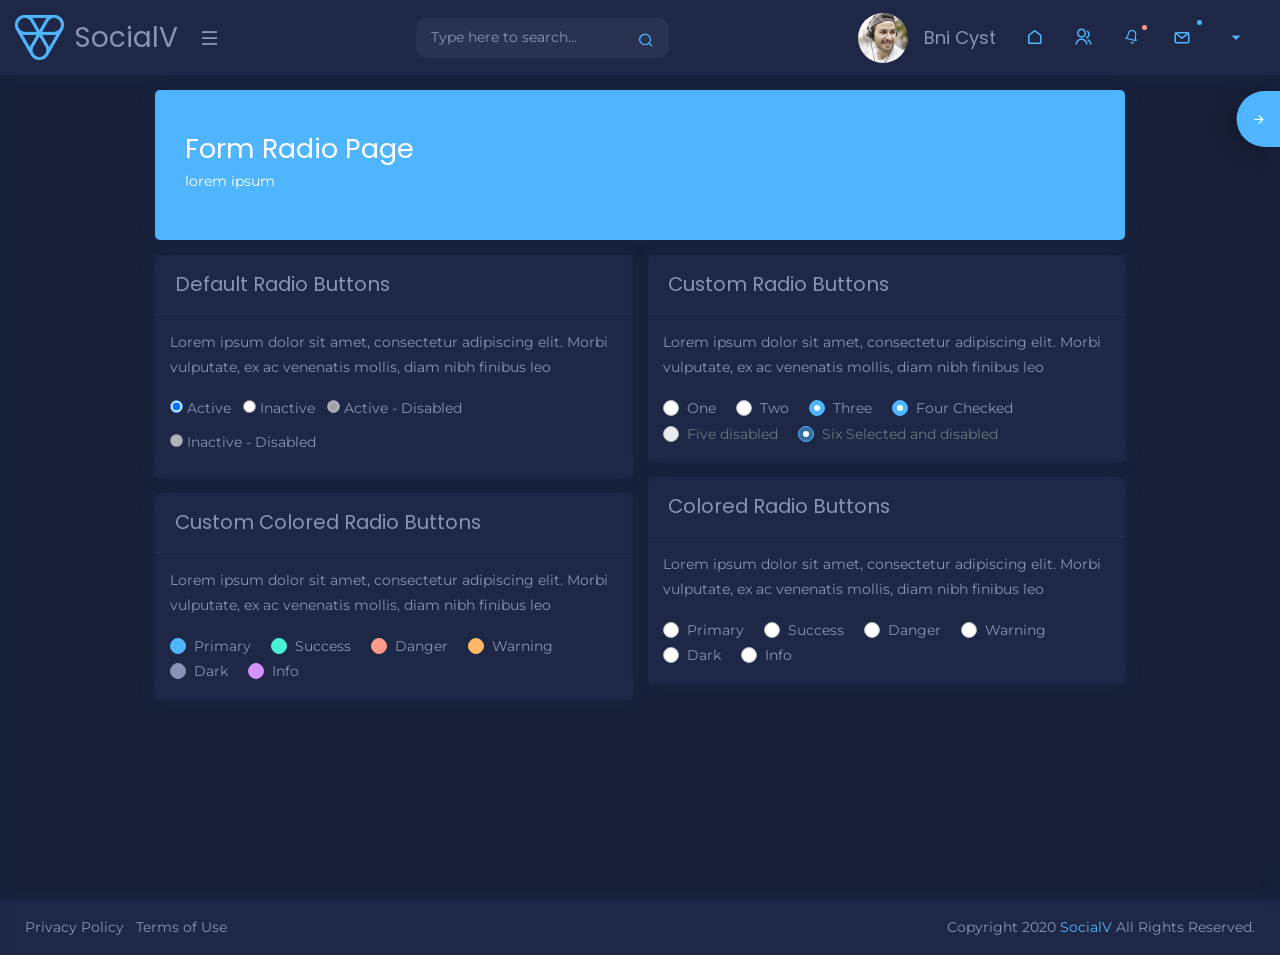
<file: form-radio.html>
<!doctype html>
<html lang="en">
   <head>
      <!-- Required meta tags -->
      <meta charset="utf-8">
      <meta name="viewport" content="width=device-width, initial-scale=1, shrink-to-fit=no">
      <title>SocialV - Responsive Bootstrap 4 Admin Dashboard Template</title>
      <!-- Favicon -->
      <link rel="shortcut icon" href="images/favicon.ico" />
      <!-- Bootstrap CSS -->
      <link rel="stylesheet" href="css/bootstrap.min.css">
      <!-- Typography CSS -->
      <link rel="stylesheet" href="css/typography.css">
      <!-- Style CSS -->
      <link rel="stylesheet" href="css/style.css">
      <!-- Responsive CSS -->
      <link rel="stylesheet" href="css/responsive.css">
   </head>
   <body class="sidebar-main-active right-column-fixed">
      <!-- loader Start -->
      <div id="loading">
         <div id="loading-center">
         </div>
      </div>
      <!-- loader END -->
      <!-- Wrapper Start -->
      <div class="wrapper">
         <!-- Sidebar  -->
         <div class="iq-sidebar">
            <div id="sidebar-scrollbar">
               <nav class="iq-sidebar-menu">
                  <ul id="iq-sidebar-toggle" class="iq-menu">
                     <li>
                        <a href="index.html" class="iq-waves-effect"><i class="las la-newspaper"></i><span>Newsfeed</span></a>
                     </li>
                     <li>
                        <a href="profile.html" class="iq-waves-effect"><i class="las la-user"></i><span>Profile</span></a>
                     </li>
                     <li>
                        <a href="friend-list.html" class="iq-waves-effect"><i class="las la-user-friends"></i><span>Friend Lists</span></a>
                     </li>
                     <li>
                        <a href="group.html" class="iq-waves-effect"><i class="las la-users"></i><span>Group</span></a>
                     </li>
                     <li>
                        <a href="profile-images.html" class="iq-waves-effect"><i class="las la-image"></i><span>Profile Image</span></a>
                     </li>
                     <li>
                        <a href="profile-video.html" class="iq-waves-effect"><i class="las la-video"></i><span>Profile Video</span></a>
                     </li>
                     <li>
                        <a href="profile-event.html" class="iq-waves-effect"><i class="las la-film"></i><span>Profile Events</span></a>
                     </li>
                     <li>
                        <a href="notification.html" class="iq-waves-effect"><i class="las la-bell"></i><span>Notification</span></a>
                     </li>
                     <li>
                        <a href="file.html" class="iq-waves-effect"><i class="las la-file"></i><span>Files</span></a>
                     </li>
                     <li>
                        <a href="friend-request.html" class="iq-waves-effect"><i class="las la-anchor"></i><span>Friend Request</span></a>
                     </li>
                     <li>
                        <a href="chat.html" class="iq-waves-effect"><i class="lab la-rocketchat"></i><span>Chat</span></a>
                     </li>
                     <li>
                        <a href="todo.html" class="iq-waves-effect"><i class="las la-check-circle"></i><span>Todo</span></a>
                     </li>
                     <li>
                        <a href="calendar.html" class="iq-waves-effect"><i class="las la-calendar"></i><span>Calendar</span></a>
                     </li>
                     <li>
                        <a href="birthday.html" class="iq-waves-effect"><i class="las la-birthday-cake"></i><span>Birthday</span></a>
                     </li>
                     <li>
                        <a href="weather.html" class="iq-waves-effect"><i class="ri-snowy-line"></i><span>Weather</span></a>
                     </li>
                     <li>
                        <a href="music.html" class="iq-waves-effect"><i class="ri-play-circle-line"></i><span>Music</span></a>
                     </li>
                     <li>
                        <a href="#mailbox" class="iq-waves-effect collapsed"  data-toggle="collapse" aria-expanded="false"><i class="ri-mail-line"></i><span>Email</span><i class="ri-arrow-right-s-line iq-arrow-right"></i></a>
                        <ul id="mailbox" class="iq-submenu collapse" data-parent="#iq-sidebar-toggle">
                           <li><a href="app/index.html"><i class="ri-inbox-line"></i>Inbox</a></li>
                           <li><a href="app/email-compose.html"><i class="ri-edit-line"></i>Email Compose</a></li>
                        </ul>
                     </li>
                     <li class="active">
                        <a href="#ui-elements" class="iq-waves-effect collapsed"  data-toggle="collapse" aria-expanded="true"><i class="ri-focus-2-line"></i><span>Ui-Elements</span><i class="ri-arrow-right-s-line iq-arrow-right"></i></a>
                        <ul id="ui-elements" class="iq-submenu collapse show" data-parent="#iq-sidebar-toggle">
                           <li>
                              <a href="#ui-kit" class="iq-waves-effect collapsed" data-toggle="collapse" aria-expanded="false"><i class="ri-pencil-ruler-line"></i><span>UI Kit</span><i class="ri-arrow-right-s-line iq-arrow-right"></i></a>
                              <ul id="ui-kit" class="iq-submenu collapse" data-parent="#ui-elements">
                                 <li><a href="ui-colors.html"><i class="ri-font-color"></i>colors</a></li>
                                 <li><a href="ui-typography.html"><i class="ri-text"></i>Typography</a></li>
                                 <li><a href="ui-alerts.html"><i class="ri-alert-line"></i>Alerts</a></li>
                                 <li><a href="ui-badges.html"><i class="ri-building-3-line"></i>Badges</a></li>
                                 <li><a href="ui-breadcrumb.html"><i class="ri-menu-2-line"></i>Breadcrumb</a></li>
                                 <li><a href="ui-buttons.html"><i class="ri-checkbox-blank-line"></i>Buttons</a></li>
                                 <li><a href="ui-cards.html"><i class="ri-bank-card-line"></i>Cards</a></li>
                                 <li><a href="ui-carousel.html"><i class="ri-slideshow-line"></i>Carousel</a></li>
                                 <li><a href="ui-embed-video.html"><i class="ri-slideshow-2-line"></i>Video</a></li>
                                 <li><a href="ui-grid.html"><i class="ri-grid-line"></i>Grid</a></li>
                                 <li><a href="ui-images.html"><i class="ri-image-line"></i>Images</a></li>
                                 <li><a href="ui-list-group.html"><i class="ri-file-list-3-line"></i>list Group</a></li>
                                 <li><a href="ui-media-object.html"><i class="ri-camera-line"></i>Media</a></li>
                                 <li><a href="ui-modal.html"><i class="ri-stop-mini-line"></i>Modal</a></li>
                                 <li><a href="ui-notifications.html"><i class="ri-notification-line"></i>Notifications</a></li>
                                 <li><a href="ui-pagination.html"><i class="ri-pages-line"></i>Pagination</a></li>
                                 <li><a href="ui-popovers.html"><i class="ri-folder-shield-2-line"></i>Popovers</a></li>
                                 <li><a href="ui-progressbars.html"><i class="ri-battery-low-line"></i>Progressbars</a></li>
                                 <li><a href="ui-tabs.html"><i class="ri-database-line"></i>Tabs</a></li>
                                 <li><a href="ui-tooltips.html"><i class="ri-record-mail-line"></i>Tooltips</a></li>
                              </ul>
                           </li>
                           <li class="active">
                              <a href="#forms" class="iq-waves-effect collapsed" data-toggle="collapse" aria-expanded="true"><i class="ri-profile-line"></i><span>Forms</span><i class="ri-arrow-right-s-line iq-arrow-right"></i></a>
                              <ul id="forms" class="iq-submenu collapse show" data-parent="#ui-elements">
                                 <li><a href="form-layout.html"><i class="ri-tablet-line"></i>Form Elements</a></li>
                                 <li><a href="form-validation.html"><i class="ri-device-line"></i>Form Validation</a></li>
                                 <li><a href="form-switch.html"><i class="ri-toggle-line"></i>Form Switch</a></li>
                                 <li><a href="form-chechbox.html"><i class="ri-checkbox-line"></i>Form Checkbox</a></li>
                                 <li class="active"><a href="form-radio.html"><i class="ri-radio-button-line"></i>Form Radio</a></li>
                              </ul>
                           </li>
                           <li>
                              <a href="#wizard-form" class="iq-waves-effect collapsed" data-toggle="collapse" aria-expanded="false"><i class="ri-archive-drawer-line"></i><span>Forms Wizard</span><i class="ri-arrow-right-s-line iq-arrow-right"></i></a>
                              <ul id="wizard-form" class="iq-submenu collapse" data-parent="#ui-elements">
                                 <li><a href="form-wizard.html"><i class="ri-clockwise-line"></i>Simple Wizard</a></li>
                                 <li><a href="form-wizard-validate.html"><i class="ri-clockwise-2-line"></i>Validate Wizard</a></li>
                                 <li><a href="form-wizard-vertical.html"><i class="ri-anticlockwise-line"></i>Vertical Wizard</a></li>
                              </ul>
                           </li>
                           <li>
                              <a href="#tables" class="iq-waves-effect collapsed" data-toggle="collapse" aria-expanded="false"><i class="ri-table-line"></i><span>Table</span><i class="ri-arrow-right-s-line iq-arrow-right"></i></a>
                              <ul id="tables" class="iq-submenu collapse" data-parent="#ui-elements">
                                 <li><a href="tables-basic.html"><i class="ri-table-line"></i>Basic Tables</a></li>
                                 <li><a href="data-table.html"><i class="ri-database-line"></i>Data Table</a></li>
                                 <li><a href="table-editable.html"><i class="ri-refund-line"></i>Editable Table</a></li>
                              </ul>
                           </li>
                           <li>
                              <a href="#icons" class="iq-waves-effect collapsed" data-toggle="collapse" aria-expanded="false"><i class="ri-list-check"></i><span>Icons</span><i class="ri-arrow-right-s-line iq-arrow-right"></i></a>
                              <ul id="icons" class="iq-submenu collapse" data-parent="#ui-elements">
                                 <li><a href="icon-dripicons.html"><i class="ri-stack-line"></i>Dripicons</a></li>
                                 <li><a href="icon-fontawesome-5.html"><i class="ri-facebook-fill"></i>Font Awesome 5</a></li>
                                 <li><a href="icon-lineawesome.html"><i class="ri-keynote-line"></i>line Awesome</a></li>
                                 <li><a href="icon-remixicon.html"><i class="ri-remixicon-line"></i>Remixicon</a></li>
                                 <li><a href="icon-unicons.html"><i class="ri-underline"></i>unicons</a></li>
                              </ul>
                           </li>
                        </ul>
                     </li>
                     <li>
                        <a href="#pages" class="iq-waves-effect collapsed"  data-toggle="collapse" aria-expanded="false"><i class="ri-pages-line"></i><span>Pages</span><i class="ri-arrow-right-s-line iq-arrow-right"></i></a>
                        <ul id="pages" class="iq-submenu collapse" data-parent="#iq-sidebar-toggle">
                           <li>
                              <a href="#authentication" class="iq-waves-effect collapsed" data-toggle="collapse" aria-expanded="false"><i class="ri-pages-line"></i><span>Authentication</span><i class="ri-arrow-right-s-line iq-arrow-right"></i></a>
                              <ul id="authentication" class="iq-submenu collapse" data-parent="#pages">
                                 <li><a href="sign-in.html"><i class="ri-login-box-line"></i>Login</a></li>
                                 <li><a href="sign-up.html"><i class="ri-login-circle-line"></i>Register</a></li>
                                 <li><a href="pages-recoverpw.html"><i class="ri-record-mail-line"></i>Recover Password</a></li>
                                 <li><a href="pages-confirm-mail.html"><i class="ri-file-code-line"></i>Confirm Mail</a></li>
                                 <li><a href="pages-lock-screen.html"><i class="ri-lock-line"></i>Lock Screen</a></li>
                              </ul>
                           </li>
                           <li>
                              <a href="#extra-pages" class="iq-waves-effect collapsed" data-toggle="collapse" aria-expanded="false"><i class="ri-pantone-line"></i><span>Extra Pages</span><i class="ri-arrow-right-s-line iq-arrow-right"></i></a>
                              <ul id="extra-pages" class="iq-submenu collapse" data-parent="#pages">
                                 <li><a href="pages-timeline.html"><i class="ri-map-pin-time-line"></i>Timeline</a></li>
                                 <li><a href="pages-invoice.html"><i class="ri-question-answer-line"></i>Invoice</a></li>
                                 <li><a href="blank-page.html"><i class="ri-invision-line"></i>Blank Page</a></li>
                                 <li><a href="pages-error.html"><i class="ri-error-warning-line"></i>Error 404</a></li>
                                 <li><a href="pages-error-500.html"><i class="ri-error-warning-line"></i>Error 500</a></li>
                                 <li><a href="pages-pricing.html"><i class="ri-price-tag-line"></i>Pricing</a></li>
                                 <li><a href="pages-pricing-one.html"><i class="ri-price-tag-2-line"></i>Pricing 1</a></li>
                                 <li><a href="pages-maintenance.html"><i class="ri-archive-line"></i>Maintenance</a></li>
                                 <li><a href="pages-comingsoon.html"><i class="ri-mastercard-line"></i>Coming Soon</a></li>
                                 <li><a href="pages-faq.html"><i class="ri-compasses-line"></i>Faq</a></li>
                              </ul>
                           </li>
                        </ul>
                     </li>
                     
                  </ul>
               </nav>
               <div class="p-3"></div>
            </div>
         </div>
         <!-- TOP Nav Bar -->
         <div class="iq-top-navbar">
            <div class="iq-navbar-custom">
               <nav class="navbar navbar-expand-lg navbar-light p-0">
                  <div class="iq-navbar-logo d-flex justify-content-between">
                     <a href="index.html">
                     <img src="images/logo.png" class="img-fluid" alt="">
                     <span>SocialV</span>
                     </a>
                     <div class="iq-menu-bt align-self-center">
                     <div class="wrapper-menu">
                        <div class="main-circle"><i class="ri-menu-line"></i></div>
                     </div>
                  </div>
                  </div>
                  <div class="iq-search-bar">
                     <form action="#" class="searchbox">
                        <input type="text" class="text search-input" placeholder="Type here to search...">
                        <a class="search-link" href="#"><i class="ri-search-line"></i></a>
                     </form>
                  </div>
                  <button class="navbar-toggler" type="button" data-toggle="collapse" data-target="#navbarSupportedContent" aria-controls="navbarSupportedContent"  aria-label="Toggle navigation">
                  <i class="ri-menu-3-line"></i>
                  </button>
                  <div class="collapse navbar-collapse" id="navbarSupportedContent">
                     <ul class="navbar-nav ml-auto navbar-list">
                        <li>
                           <a href="profile.html" class="iq-waves-effect d-flex align-items-center">
                              <img src="images/user/1.jpg" class="img-fluid rounded-circle mr-3" alt="user">
                              <div class="caption">
                                 <h6 class="mb-0 line-height">Bni Cyst</h6>
                              </div>
                           </a>
                        </li>
                        <li>
                           <a href="index.html" class="iq-waves-effect d-flex align-items-center">
                           <i class="ri-home-line"></i>
                           </a>
                        </li>
                        <li class="nav-item">
                           <a class="search-toggle iq-waves-effect" href="#"><i class="ri-group-line"></i></a>
                           <div class="iq-sub-dropdown iq-sub-dropdown-large">
                              <div class="iq-card shadow-none m-0">
                                 <div class="iq-card-body p-0 ">
                                    <div class="bg-primary p-3">
                                       <h5 class="mb-0 text-white">Friend Request<small class="badge  badge-light float-right pt-1">4</small></h5>
                                    </div>
                                    <div class="iq-friend-request">
                                       <div class="iq-sub-card iq-sub-card-big d-flex align-items-center justify-content-between" >
                                          <div class="d-flex align-items-center">
                                             <div class="">
                                                <img class="avatar-40 rounded" src="images/user/01.jpg" alt="">
                                             </div>
                                             <div class="media-body ml-3">
                                                <h6 class="mb-0 ">Jaques Amole</h6>
                                                <p class="mb-0">40  friends</p>
                                             </div>
                                          </div>
                                          <div class="d-flex align-items-center">
                                             <a href="javascript:void();" class="mr-3 btn btn-primary rounded">Confirm</a>
                                             <a href="javascript:void();" class="mr-3 btn btn-secondary rounded">Delete Request</a>                                    
                                          </div>
                                       </div>
                                    </div>
                                    <div class="iq-friend-request">
                                       <div class="iq-sub-card iq-sub-card-big d-flex align-items-center justify-content-between" >
                                          <div class="d-flex align-items-center">
                                             <div class="">
                                                <img class="avatar-40 rounded" src="images/user/02.jpg" alt="">
                                             </div>
                                             <div class="media-body ml-3">
                                                <h6 class="mb-0 ">Lucy Tania</h6>
                                                <p class="mb-0">12  friends</p>
                                             </div>
                                          </div>
                                          <div class="d-flex align-items-center">
                                             <a href="javascript:void();" class="mr-3 btn btn-primary rounded">Confirm</a>
                                             <a href="javascript:void();" class="mr-3 btn btn-secondary rounded">Delete Request</a>                                    
                                          </div>
                                       </div>
                                    </div>
                                    <div class="iq-friend-request">
                                       <div class="iq-sub-card iq-sub-card-big d-flex align-items-center justify-content-between" >
                                          <div class="d-flex align-items-center">
                                             <div class="">
                                                <img class="avatar-40 rounded" src="images/user/03.jpg" alt="">
                                             </div>
                                             <div class="media-body ml-3">
                                                <h6 class="mb-0 ">Manny Petty</h6>
                                                <p class="mb-0">3  friends</p>
                                             </div>
                                          </div>
                                          <div class="d-flex align-items-center">
                                             <a href="javascript:void();" class="mr-3 btn btn-primary rounded">Confirm</a>
                                             <a href="javascript:void();" class="mr-3 btn btn-secondary rounded">Delete Request</a>                                    
                                          </div>
                                       </div>
                                    </div>
                                    <div class="iq-friend-request">
                                       <div class="iq-sub-card iq-sub-card-big d-flex align-items-center justify-content-between" >
                                          <div class="d-flex align-items-center">
                                             <div class="">
                                                <img class="avatar-40 rounded" src="images/user/04.jpg" alt="">
                                             </div>
                                             <div class="media-body ml-3">
                                                <h6 class="mb-0 ">Marsha Mello</h6>
                                                <p class="mb-0">15  friends</p>
                                             </div>
                                          </div>
                                          <div class="d-flex align-items-center">
                                             <a href="javascript:void();" class="mr-3 btn btn-primary rounded">Confirm</a>
                                             <a href="javascript:void();" class="mr-3 btn btn-secondary rounded">Delete Request</a>                                    
                                          </div>
                                       </div>
                                    </div>
                                    <div class="text-center">
                                       <a href="#" class="mr-3 btn text-primary">View More Request</a>
                                    </div>
                                 </div>
                              </div>
                           </div>
                        </li>
                        <li class="nav-item">
                           <a href="#" class="search-toggle iq-waves-effect">
                              <div id="lottie-beil"></div>
                              <span class="bg-danger dots"></span>
                           </a>
                           <div class="iq-sub-dropdown">
                              <div class="iq-card shadow-none m-0">
                                 <div class="iq-card-body p-0 ">
                                    <div class="bg-primary p-3">
                                       <h5 class="mb-0 text-white">All Notifications<small class="badge  badge-light float-right pt-1">4</small></h5>
                                    </div>
                                    <a href="#" class="iq-sub-card" >
                                       <div class="media align-items-center">
                                          <div class="">
                                             <img class="avatar-40 rounded" src="images/user/01.jpg" alt="">
                                          </div>
                                          <div class="media-body ml-3">
                                             <h6 class="mb-0 ">Emma Watson Bni</h6>
                                             <small class="float-right font-size-12">Just Now</small>
                                             <p class="mb-0">95 MB</p>
                                          </div>
                                       </div>
                                    </a>
                                    <a href="#" class="iq-sub-card" >
                                       <div class="media align-items-center">
                                          <div class="">
                                             <img class="avatar-40 rounded" src="images/user/02.jpg" alt="">
                                          </div>
                                          <div class="media-body ml-3">
                                             <h6 class="mb-0 ">New customer is join</h6>
                                             <small class="float-right font-size-12">5 days ago</small>
                                             <p class="mb-0">Cyst Bni</p>
                                          </div>
                                       </div>
                                    </a>
                                    <a href="#" class="iq-sub-card" >
                                       <div class="media align-items-center">
                                          <div class="">
                                             <img class="avatar-40 rounded" src="images/user/03.jpg" alt="">
                                          </div>
                                          <div class="media-body ml-3">
                                             <h6 class="mb-0 ">Two customer is left</h6>
                                             <small class="float-right font-size-12">2 days ago</small>
                                             <p class="mb-0">Cyst Bni</p>
                                          </div>
                                       </div>
                                    </a>
                                    <a href="#" class="iq-sub-card" >
                                       <div class="media align-items-center">
                                          <div class="">
                                             <img class="avatar-40 rounded" src="images/user/04.jpg" alt="">
                                          </div>
                                          <div class="media-body ml-3">
                                             <h6 class="mb-0 ">New Mail from Fenny</h6>
                                             <small class="float-right font-size-12">3 days ago</small>
                                             <p class="mb-0">Cyst Bni</p>
                                          </div>
                                       </div>
                                    </a>
                                 </div>
                              </div>
                           </div>
                        </li>
                        <li class="nav-item dropdown">
                           <a href="#" class="search-toggle iq-waves-effect">
                              <div id="lottie-mail"></div>
                              <span class="bg-primary count-mail"></span>
                           </a>
                           <div class="iq-sub-dropdown">
                              <div class="iq-card shadow-none m-0">
                                 <div class="iq-card-body p-0 ">
                                    <div class="bg-primary p-3">
                                       <h5 class="mb-0 text-white">All Messages<small class="badge  badge-light float-right pt-1">5</small></h5>
                                    </div>
                                    <a href="#" class="iq-sub-card" >
                                       <div class="media align-items-center">
                                          <div class="">
                                             <img class="avatar-40 rounded" src="images/user/01.jpg" alt="">
                                          </div>
                                          <div class="media-body ml-3">
                                             <h6 class="mb-0 ">Bni Emma Watson</h6>
                                             <small class="float-left font-size-12">13 Jun</small>
                                          </div>
                                       </div>
                                    </a>
                                    <a href="#" class="iq-sub-card" >
                                       <div class="media align-items-center">
                                          <div class="">
                                             <img class="avatar-40 rounded" src="images/user/02.jpg" alt="">
                                          </div>
                                          <div class="media-body ml-3">
                                             <h6 class="mb-0 ">Lorem Ipsum Watson</h6>
                                             <small class="float-left font-size-12">20 Apr</small>
                                          </div>
                                       </div>
                                    </a>
                                    <a href="#" class="iq-sub-card" >
                                       <div class="media align-items-center">
                                          <div class="">
                                             <img class="avatar-40 rounded" src="images/user/03.jpg" alt="">
                                          </div>
                                          <div class="media-body ml-3">
                                             <h6 class="mb-0 ">Why do we use it?</h6>
                                             <small class="float-left font-size-12">30 Jun</small>
                                          </div>
                                       </div>
                                    </a>
                                    <a href="#" class="iq-sub-card" >
                                       <div class="media align-items-center">
                                          <div class="">
                                             <img class="avatar-40 rounded" src="images/user/04.jpg" alt="">
                                          </div>
                                          <div class="media-body ml-3">
                                             <h6 class="mb-0 ">Variations Passages</h6>
                                             <small class="float-left font-size-12">12 Sep</small>
                                          </div>
                                       </div>
                                    </a>
                                    <a href="#" class="iq-sub-card" >
                                       <div class="media align-items-center">
                                          <div class="">
                                             <img class="avatar-40 rounded" src="images/user/05.jpg" alt="">
                                          </div>
                                          <div class="media-body ml-3">
                                             <h6 class="mb-0 ">Lorem Ipsum generators</h6>
                                             <small class="float-left font-size-12">5 Dec</small>
                                          </div>
                                       </div>
                                    </a>
                                 </div>
                              </div>
                           </div>
                        </li>
                     </ul>
                      <ul class="navbar-list">
                        <li>
                           <a href="#" class="search-toggle iq-waves-effect d-flex align-items-center">
                           <i class="ri-arrow-down-s-fill"></i>
                           </a>
                           <div class="iq-sub-dropdown iq-user-dropdown">
                              <div class="iq-card shadow-none m-0">
                                 <div class="iq-card-body p-0 ">
                                    <div class="bg-primary p-3 line-height">
                                       <h5 class="mb-0 text-white line-height">Hello Bni Cyst</h5>
                                       <span class="text-white font-size-12">Available</span>
                                    </div>
                                    <a href="profile.html" class="iq-sub-card iq-bg-primary-hover">
                                       <div class="media align-items-center">
                                          <div class="rounded iq-card-icon iq-bg-primary">
                                             <i class="ri-file-user-line"></i>
                                          </div>
                                          <div class="media-body ml-3">
                                             <h6 class="mb-0 ">My Profile</h6>
                                             <p class="mb-0 font-size-12">View personal profile details.</p>
                                          </div>
                                       </div>
                                    </a>
                                    <a href="profile-edit.html" class="iq-sub-card iq-bg-warning-hover">
                                       <div class="media align-items-center">
                                          <div class="rounded iq-card-icon iq-bg-warning">
                                             <i class="ri-profile-line"></i>
                                          </div>
                                          <div class="media-body ml-3">
                                             <h6 class="mb-0 ">Edit Profile</h6>
                                             <p class="mb-0 font-size-12">Modify your personal details.</p>
                                          </div>
                                       </div>
                                    </a>
                                    <a href="account-setting.html" class="iq-sub-card iq-bg-info-hover">
                                       <div class="media align-items-center">
                                          <div class="rounded iq-card-icon iq-bg-info">
                                             <i class="ri-account-box-line"></i>
                                          </div>
                                          <div class="media-body ml-3">
                                             <h6 class="mb-0 ">Account settings</h6>
                                             <p class="mb-0 font-size-12">Manage your account parameters.</p>
                                          </div>
                                       </div>
                                    </a>
                                    <a href="privacy-setting.html" class="iq-sub-card iq-bg-danger-hover">
                                       <div class="media align-items-center">
                                          <div class="rounded iq-card-icon iq-bg-danger">
                                             <i class="ri-lock-line"></i>
                                          </div>
                                          <div class="media-body ml-3">
                                             <h6 class="mb-0 ">Privacy Settings</h6>
                                             <p class="mb-0 font-size-12">Control your privacy parameters.</p>
                                          </div>
                                       </div>
                                    </a>
                                    <div class="d-inline-block w-100 text-center p-3">
                                       <a class="bg-primary iq-sign-btn" href="sign-in.html" role="button">Sign out<i class="ri-login-box-line ml-2"></i></a>
                                    </div>
                                 </div>
                              </div>
                           </div>
                        </li>
                     </ul>
                  </div>
               </nav>
            </div>
         </div>
         <!-- TOP Nav Bar END -->
         <!-- Right Sidebar Panel Start-->
         <div class="right-sidebar-mini right-sidebar">
            <div class="right-sidebar-panel p-0">
               <div class="iq-card shadow-none">
                  <div class="iq-card-body p-0">
                     <div class="media-height p-3">
                        <div class="media align-items-center mb-4">
                           <div class="iq-profile-avatar status-online">
                              <img class="rounded-circle avatar-50" src="images/user/01.jpg" alt="">
                           </div>
                           <div class="media-body ml-3">
                              <h6 class="mb-0"><a href="#">Anna Sthesia</a></h6>
                              <p class="mb-0">Admin</p>
                           </div>
                        </div>
                        <div class="media align-items-center mb-4">
                           <div class="iq-profile-avatar status-online">
                              <img class="rounded-circle avatar-50" src="images/user/02.jpg" alt="">
                           </div>
                           <div class="media-body ml-3">
                              <h6 class="mb-0"><a href="#">Paul Molive</a></h6>
                              <p class="mb-0">Admin</p>
                           </div>
                        </div>
                        <div class="media align-items-center mb-4">
                           <div class="iq-profile-avatar status-online">
                              <img class="rounded-circle avatar-50" src="images/user/03.jpg" alt="">
                           </div>
                           <div class="media-body ml-3">
                              <h6 class="mb-0"><a href="#">Anna Mull</a></h6>
                              <p class="mb-0">Admin</p>
                           </div>
                        </div>
                        <div class="media align-items-center mb-4">
                           <div class="iq-profile-avatar status-online">
                              <img class="rounded-circle avatar-50" src="images/user/04.jpg" alt="">
                           </div>
                           <div class="media-body ml-3">
                              <h6 class="mb-0"><a href="#">Paige Turner</a></h6>
                              <p class="mb-0">Admin</p>
                           </div>
                        </div>
                        <div class="media align-items-center mb-4">
                           <div class="iq-profile-avatar status-online">
                              <img class="rounded-circle avatar-50" src="images/user/01.jpg" alt="">
                           </div>
                           <div class="media-body ml-3">
                              <h6 class="mb-0"><a href="#">Bob Frapples</a></h6>
                              <p class="mb-0">Admin</p>
                           </div>
                        </div>
                        <div class="media align-items-center mb-4">
                           <div class="iq-profile-avatar status-online">
                              <img class="rounded-circle avatar-50" src="images/user/02.jpg" alt="">
                           </div>
                           <div class="media-body ml-3">
                              <h6 class="mb-0"><a href="#">Barb Ackue</a></h6>
                              <p class="mb-0">Admin</p>
                           </div>
                        </div>
                        <div class="media align-items-center mb-4">
                           <div class="iq-profile-avatar status-online">
                              <img class="rounded-circle avatar-50" src="images/user/03.jpg" alt="">
                           </div>
                           <div class="media-body ml-3">
                              <h6 class="mb-0"><a href="#">Greta Life</a></h6>
                              <p class="mb-0">Admin</p>
                           </div>
                        </div>
                        <div class="media align-items-center mb-4">
                           <div class="iq-profile-avatar status-away">
                              <img class="rounded-circle avatar-50" src="images/user/04.jpg" alt="">
                           </div>
                           <div class="media-body ml-3">
                              <h6 class="mb-0"><a href="#">Ira Membrit</a></h6>
                              <p class="mb-0">Admin</p>
                           </div>
                        </div>
                        <div class="media align-items-center mb-4">
                           <div class="iq-profile-avatar status-away">
                              <img class="rounded-circle avatar-50" src="images/user/01.jpg" alt="">
                           </div>
                           <div class="media-body ml-3">
                              <h6 class="mb-0"><a href="#">Pete Sariya</a></h6>
                              <p class="mb-0">Admin</p>
                           </div>
                        </div>
                        <div class="media align-items-center">
                           <div class="iq-profile-avatar">
                              <img class="rounded-circle avatar-50" src="images/user/02.jpg" alt="">
                           </div>
                           <div class="media-body ml-3">
                              <h6 class="mb-0"><a href="#">Monty Carlo</a></h6>
                              <p class="mb-0">Admin</p>
                           </div>
                        </div>
                     </div>
                     <div class="right-sidebar-toggle bg-primary mt-3">
                        <i class="ri-arrow-left-line side-left-icon"></i>
                        <i class="ri-arrow-right-line side-right-icon"><span class="ml-3 d-inline-block">Close Menu</span></i> 
                     </div>
                  </div>
               </div>
            </div>
         </div>
         <!-- Right Sidebar Panel End-->
         <!-- Page Content  -->
         <div id="content-page" class="content-page">
            <div class="container">
               <div class="row">
                  <div class="col-sm-12">
                     <div class="iq-card position-relative inner-page-bg bg-primary" style="height: 150px;">
                        <div class="inner-page-title">
                           <h3 class="text-white">Form Radio Page</h3>
                           <p class="text-white">lorem ipsum</p>
                        </div>
                     </div>
                  </div>
                  <div class="col-sm-12 col-lg-6">
                     <div class="iq-card">
                        <div class="iq-card-header d-flex justify-content-between">
                           <div class="iq-header-title">
                              <h4 class="card-title">Default Radio Buttons</h4>
                           </div>
                        </div>
                        <div class="iq-card-body">
                           <p>Lorem ipsum dolor sit amet, consectetur adipiscing elit. Morbi vulputate, ex ac venenatis mollis, diam nibh finibus leo</p>
                           <div class="radio d-inline-block mr-2">
                              <input type="radio" name="bsradio" id="radio1" checked="">
                              <label for="radio1">Active</label>
                           </div>
                           <div class="radio d-inline-block mr-2">
                              <input type="radio" name="bsradio" id="radio2">
                              <label for="radio2">Inactive</label>
                           </div>
                           <div class="radio d-inline-block mr-2">
                              <input type="radio" name="bsradio1" id="radio3" disabled="" checked="">
                              <label for="radio3">Active - Disabled</label>
                           </div>
                           <div class="radio d-inline-block mr-2">
                              <input type="radio" name="bsradio1" id="radio4" disabled="">
                              <label for="radio3">Inactive - Disabled</label>
                           </div>
                        </div>
                     </div>
                     <div class="iq-card">
                        <div class="iq-card-header d-flex justify-content-between">
                           <div class="iq-header-title">
                              <h4 class="card-title">Custom Colored Radio Buttons</h4>
                           </div>
                        </div>
                        <div class="iq-card-body">
                           <p>Lorem ipsum dolor sit amet, consectetur adipiscing elit. Morbi vulputate, ex ac venenatis mollis, diam nibh finibus leo</p>
                           <div class="custom-control custom-radio custom-radio-color custom-control-inline">
                              <input type="radio" id="customRadio01" name="customRadio-11" class="custom-control-input bg-primary">
                              <label class="custom-control-label" for="customRadio01"> Primary </label>
                           </div>
                           <div class="custom-control custom-radio custom-radio-color custom-control-inline">
                              <input type="radio" id="customRadio02" name="customRadio-11" class="custom-control-input bg-success">
                              <label class="custom-control-label" for="customRadio02"> Success </label>
                           </div>
                           <div class="custom-control custom-radio custom-radio-color custom-control-inline">
                              <input type="radio" id="customRadio03" name="customRadio-11" class="custom-control-input bg-danger">
                              <label class="custom-control-label" for="customRadio03"> Danger </label>
                           </div>
                           <div class="custom-control custom-radio custom-radio-color custom-control-inline">
                              <input type="radio" id="customRadio04" name="customRadio-11" class="custom-control-input bg-warning">
                              <label class="custom-control-label" for="customRadio04"> Warning </label>
                           </div>
                           <div class="custom-control custom-radio custom-radio-color custom-control-inline">
                              <input type="radio" id="customRadio05" name="customRadio-11" class="custom-control-input bg-dark">
                              <label class="custom-control-label" for="customRadio05"> Dark </label>
                           </div>
                           <div class="custom-control custom-radio custom-radio-color custom-control-inline">
                              <input type="radio" id="customRadio06" name="customRadio-11" class="custom-control-input bg-info">
                              <label class="custom-control-label" for="customRadio06"> Info </label>
                           </div>
                        </div>
                     </div>
                  </div>
                  <div class="col-sm-12 col-lg-6">
                     <div class="iq-card">
                        <div class="iq-card-header d-flex justify-content-between">
                           <div class="iq-header-title">
                              <h4 class="card-title">Custom Radio Buttons</h4>
                           </div>
                        </div>
                        <div class="iq-card-body">
                           <p>Lorem ipsum dolor sit amet, consectetur adipiscing elit. Morbi vulputate, ex ac venenatis mollis, diam nibh finibus leo</p>
                           <div class="custom-control custom-radio custom-control-inline">
                              <input type="radio" id="customRadio6" name="customRadio-1" class="custom-control-input">
                              <label class="custom-control-label" for="customRadio6"> One </label>
                           </div>
                           <div class="custom-control custom-radio custom-control-inline">
                              <input type="radio" id="customRadio7" name="customRadio-1" class="custom-control-input">
                              <label class="custom-control-label" for="customRadio7"> Two </label>
                           </div>
                           <div class="custom-control custom-radio custom-control-inline">
                              <input type="radio" id="customRadio8" name="customRadio-1" class="custom-control-input" checked="">
                              <label class="custom-control-label" for="customRadio8"> Three </label>
                           </div>
                           <div class="custom-control custom-radio custom-control-inline">
                              <input type="radio" id="customRadio-8" name="customRadio-2" class="custom-control-input" checked="">
                              <label class="custom-control-label" for="customRadio-8"> Four Checked </label>
                           </div>
                           <div class="custom-control custom-radio custom-control-inline">
                              <input type="radio" id="customRadio9" name="customRadio-3" class="custom-control-input" disabled="">
                              <label class="custom-control-label" for="customRadio9"> Five disabled</label>
                           </div>
                           <div class="custom-control custom-radio custom-control-inline">
                              <input type="radio" id="customRadio10" name="customRadio-4" class="custom-control-input" disabled="" checked="">
                              <label class="custom-control-label" for="customRadio10"> Six Selected and  disabled</label>
                           </div>
                        </div>
                     </div>
                     <div class="iq-card">
                        <div class="iq-card-header d-flex justify-content-between">
                           <div class="iq-header-title">
                              <h4 class="card-title">Colored Radio Buttons</h4>
                           </div>
                        </div>
                        <div class="iq-card-body">
                           <p>Lorem ipsum dolor sit amet, consectetur adipiscing elit. Morbi vulputate, ex ac venenatis mollis, diam nibh finibus leo</p>
                           <div class="custom-control custom-radio custom-radio-color-checked custom-control-inline">
                              <input type="radio" id="customRadio-1" name="customRadio-10" class="custom-control-input bg-primary">
                              <label class="custom-control-label" for="customRadio-1"> Primary </label>
                           </div>
                           <div class="custom-control custom-radio custom-radio-color-checked custom-control-inline">
                              <input type="radio" id="customRadio-2" name="customRadio-10" class="custom-control-input bg-success">
                              <label class="custom-control-label" for="customRadio-2"> Success </label>
                           </div>
                           <div class="custom-control custom-radio custom-radio-color-checked custom-control-inline">
                              <input type="radio" id="customRadio-3" name="customRadio-10" class="custom-control-input bg-danger">
                              <label class="custom-control-label" for="customRadio-3"> Danger </label>
                           </div>
                           <div class="custom-control custom-radio custom-radio-color-checked custom-control-inline">
                              <input type="radio" id="customRadio-4" name="customRadio-10" class="custom-control-input bg-warning">
                              <label class="custom-control-label" for="customRadio-4"> Warning </label>
                           </div>
                           <div class="custom-control custom-radio custom-radio-color-checked custom-control-inline">
                              <input type="radio" id="customRadio-5" name="customRadio-10" class="custom-control-input bg-dark">
                              <label class="custom-control-label" for="customRadio-5"> Dark </label>
                           </div>
                           <div class="custom-control custom-radio custom-radio-color-checked custom-control-inline">
                              <input type="radio" id="customRadio-6" name="customRadio-10" class="custom-control-input bg-info">
                              <label class="custom-control-label" for="customRadio-6"> Info </label>
                           </div>
                        </div>
                     </div>
                  </div>
               </div>
            </div>
         </div>
      </div>
      <!-- Wrapper END -->
      <!-- Footer -->
      <footer class="bg-white iq-footer">
         <div class="container-fluid">
            <div class="row">
               <div class="col-lg-6">
                  <ul class="list-inline mb-0">
                     <li class="list-inline-item"><a href="privacy-policy.html">Privacy Policy</a></li>
                     <li class="list-inline-item"><a href="terms-of-service.html">Terms of Use</a></li>
                  </ul>
               </div>
               <div class="col-lg-6 text-right">
                  Copyright 2020 <a href="#">SocialV</a> All Rights Reserved.
               </div>
            </div>
         </div>
      </footer>
      <!-- Footer END -->
      <!-- Optional JavaScript -->
      <!-- jQuery first, then Popper.js, then Bootstrap JS -->
      <script src="js/jquery.min.js"></script>
      <script src="js/popper.min.js"></script>
      <script src="js/bootstrap.min.js"></script>
      <!-- Appear JavaScript -->
      <script src="js/jquery.appear.js"></script>
      <!-- Countdown JavaScript -->
      <script src="js/countdown.min.js"></script>
      <!-- Counterup JavaScript -->
      <script src="js/waypoints.min.js"></script>
      <script src="js/jquery.counterup.min.js"></script>
      <!-- Wow JavaScript -->
      <script src="js/wow.min.js"></script>
      <!-- Apexcharts JavaScript -->
      <script src="js/apexcharts.js"></script>
      <!-- Slick JavaScript -->
      <script src="js/slick.min.js"></script>
      <!-- Select2 JavaScript -->
      <script src="js/select2.min.js"></script>
      <!-- Owl Carousel JavaScript -->
      <script src="js/owl.carousel.min.js"></script>
      <!-- Magnific Popup JavaScript -->
      <script src="js/jquery.magnific-popup.min.js"></script>
      <!-- Smooth Scrollbar JavaScript -->
      <script src="js/smooth-scrollbar.js"></script>
      <!-- lottie JavaScript -->
      <script src="js/lottie.js"></script>
      <!-- Chart Custom JavaScript -->
      <script src="js/chart-custom.js"></script>
      <!-- Custom JavaScript -->
      <script src="js/custom.js"></script>
   </body>
</html>
</file>
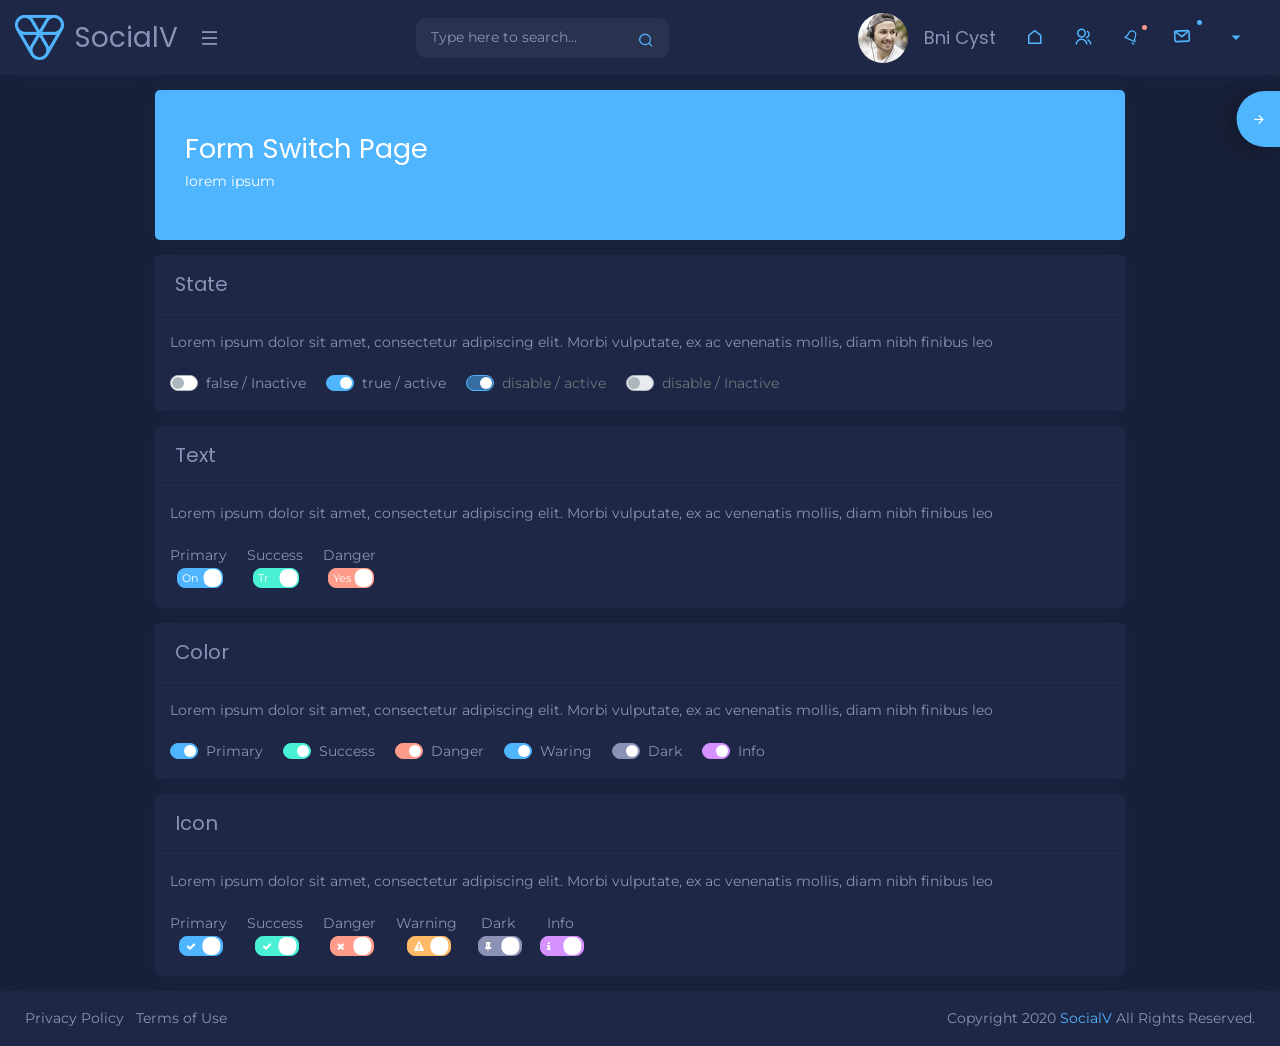
<file: form-switch.html>
<!doctype html>
<html lang="en">
   <head>
      <!-- Required meta tags -->
      <meta charset="utf-8">
      <meta name="viewport" content="width=device-width, initial-scale=1, shrink-to-fit=no">
      <title>SocialV - Responsive Bootstrap 4 Admin Dashboard Template</title>
      <!-- Favicon -->
      <link rel="shortcut icon" href="images/favicon.ico" />
      <!-- Bootstrap CSS -->
      <link rel="stylesheet" href="css/bootstrap.min.css">
      <!-- Typography CSS -->
      <link rel="stylesheet" href="css/typography.css">
      <!-- Style CSS -->
      <link rel="stylesheet" href="css/style.css">
      <!-- Responsive CSS -->
      <link rel="stylesheet" href="css/responsive.css">
   </head>
   <body class="sidebar-main-active right-column-fixed">
      <!-- loader Start -->
      <div id="loading">
         <div id="loading-center">
         </div>
      </div>
      <!-- loader END -->
      <!-- Wrapper Start -->
      <div class="wrapper">
         <!-- Sidebar  -->
         <div class="iq-sidebar">
            <div id="sidebar-scrollbar">
               <nav class="iq-sidebar-menu">
                  <ul id="iq-sidebar-toggle" class="iq-menu">
                     <li>
                        <a href="index.html" class="iq-waves-effect"><i class="las la-newspaper"></i><span>Newsfeed</span></a>
                     </li>
                     <li>
                        <a href="profile.html" class="iq-waves-effect"><i class="las la-user"></i><span>Profile</span></a>
                     </li>
                     <li>
                        <a href="friend-list.html" class="iq-waves-effect"><i class="las la-user-friends"></i><span>Friend Lists</span></a>
                     </li>
                     <li>
                        <a href="group.html" class="iq-waves-effect"><i class="las la-users"></i><span>Group</span></a>
                     </li>
                     <li>
                        <a href="profile-images.html" class="iq-waves-effect"><i class="las la-image"></i><span>Profile Image</span></a>
                     </li>
                     <li>
                        <a href="profile-video.html" class="iq-waves-effect"><i class="las la-video"></i><span>Profile Video</span></a>
                     </li>
                     <li>
                        <a href="profile-event.html" class="iq-waves-effect"><i class="las la-film"></i><span>Profile Events</span></a>
                     </li>
                     <li>
                        <a href="notification.html" class="iq-waves-effect"><i class="las la-bell"></i><span>Notification</span></a>
                     </li>
                     <li>
                        <a href="file.html" class="iq-waves-effect"><i class="las la-file"></i><span>Files</span></a>
                     </li>
                     <li>
                        <a href="friend-request.html" class="iq-waves-effect"><i class="las la-anchor"></i><span>Friend Request</span></a>
                     </li>
                     <li>
                        <a href="chat.html" class="iq-waves-effect"><i class="lab la-rocketchat"></i><span>Chat</span></a>
                     </li>
                     <li>
                        <a href="todo.html" class="iq-waves-effect"><i class="las la-check-circle"></i><span>Todo</span></a>
                     </li>
                     <li>
                        <a href="calendar.html" class="iq-waves-effect"><i class="las la-calendar"></i><span>Calendar</span></a>
                     </li>
                     <li>
                        <a href="birthday.html" class="iq-waves-effect"><i class="las la-birthday-cake"></i><span>Birthday</span></a>
                     </li>
                     <li>
                        <a href="weather.html" class="iq-waves-effect"><i class="ri-snowy-line"></i><span>Weather</span></a>
                     </li>
                     <li>
                        <a href="music.html" class="iq-waves-effect"><i class="ri-play-circle-line"></i><span>Music</span></a>
                     </li>
                     <li>
                        <a href="#mailbox" class="iq-waves-effect collapsed"  data-toggle="collapse" aria-expanded="false"><i class="ri-mail-line"></i><span>Email</span><i class="ri-arrow-right-s-line iq-arrow-right"></i></a>
                        <ul id="mailbox" class="iq-submenu collapse" data-parent="#iq-sidebar-toggle">
                           <li><a href="app/index.html"><i class="ri-inbox-line"></i>Inbox</a></li>
                           <li><a href="app/email-compose.html"><i class="ri-edit-line"></i>Email Compose</a></li>
                        </ul>
                     </li>
                     <li class="active">
                        <a href="#ui-elements" class="iq-waves-effect collapsed"  data-toggle="collapse" aria-expanded="true"><i class="ri-focus-2-line"></i><span>Ui-Elements</span><i class="ri-arrow-right-s-line iq-arrow-right"></i></a>
                        <ul id="ui-elements" class="iq-submenu collapse show" data-parent="#iq-sidebar-toggle">
                           <li>
                              <a href="#ui-kit" class="iq-waves-effect collapsed" data-toggle="collapse" aria-expanded="false"><i class="ri-pencil-ruler-line"></i><span>UI Kit</span><i class="ri-arrow-right-s-line iq-arrow-right"></i></a>
                              <ul id="ui-kit" class="iq-submenu collapse" data-parent="#ui-elements">
                                 <li><a href="ui-colors.html"><i class="ri-font-color"></i>colors</a></li>
                                 <li><a href="ui-typography.html"><i class="ri-text"></i>Typography</a></li>
                                 <li><a href="ui-alerts.html"><i class="ri-alert-line"></i>Alerts</a></li>
                                 <li><a href="ui-badges.html"><i class="ri-building-3-line"></i>Badges</a></li>
                                 <li><a href="ui-breadcrumb.html"><i class="ri-menu-2-line"></i>Breadcrumb</a></li>
                                 <li><a href="ui-buttons.html"><i class="ri-checkbox-blank-line"></i>Buttons</a></li>
                                 <li><a href="ui-cards.html"><i class="ri-bank-card-line"></i>Cards</a></li>
                                 <li><a href="ui-carousel.html"><i class="ri-slideshow-line"></i>Carousel</a></li>
                                 <li><a href="ui-embed-video.html"><i class="ri-slideshow-2-line"></i>Video</a></li>
                                 <li><a href="ui-grid.html"><i class="ri-grid-line"></i>Grid</a></li>
                                 <li><a href="ui-images.html"><i class="ri-image-line"></i>Images</a></li>
                                 <li><a href="ui-list-group.html"><i class="ri-file-list-3-line"></i>list Group</a></li>
                                 <li><a href="ui-media-object.html"><i class="ri-camera-line"></i>Media</a></li>
                                 <li><a href="ui-modal.html"><i class="ri-stop-mini-line"></i>Modal</a></li>
                                 <li><a href="ui-notifications.html"><i class="ri-notification-line"></i>Notifications</a></li>
                                 <li><a href="ui-pagination.html"><i class="ri-pages-line"></i>Pagination</a></li>
                                 <li><a href="ui-popovers.html"><i class="ri-folder-shield-2-line"></i>Popovers</a></li>
                                 <li><a href="ui-progressbars.html"><i class="ri-battery-low-line"></i>Progressbars</a></li>
                                 <li><a href="ui-tabs.html"><i class="ri-database-line"></i>Tabs</a></li>
                                 <li><a href="ui-tooltips.html"><i class="ri-record-mail-line"></i>Tooltips</a></li>
                              </ul>
                           </li>
                           <li class="active">
                              <a href="#forms" class="iq-waves-effect collapsed" data-toggle="collapse" aria-expanded="true"><i class="ri-profile-line"></i><span>Forms</span><i class="ri-arrow-right-s-line iq-arrow-right"></i></a>
                              <ul id="forms" class="iq-submenu collapse show" data-parent="#ui-elements">
                                 <li><a href="form-layout.html"><i class="ri-tablet-line"></i>Form Elements</a></li>
                                 <li><a href="form-validation.html"><i class="ri-device-line"></i>Form Validation</a></li>
                                 <li class="active"><a href="form-switch.html"><i class="ri-toggle-line"></i>Form Switch</a></li>
                                 <li><a href="form-chechbox.html"><i class="ri-checkbox-line"></i>Form Checkbox</a></li>
                                 <li><a href="form-radio.html"><i class="ri-radio-button-line"></i>Form Radio</a></li>
                              </ul>
                           </li>
                           <li>
                              <a href="#wizard-form" class="iq-waves-effect collapsed" data-toggle="collapse" aria-expanded="false"><i class="ri-archive-drawer-line"></i><span>Forms Wizard</span><i class="ri-arrow-right-s-line iq-arrow-right"></i></a>
                              <ul id="wizard-form" class="iq-submenu collapse" data-parent="#ui-elements">
                                 <li><a href="form-wizard.html"><i class="ri-clockwise-line"></i>Simple Wizard</a></li>
                                 <li><a href="form-wizard-validate.html"><i class="ri-clockwise-2-line"></i>Validate Wizard</a></li>
                                 <li><a href="form-wizard-vertical.html"><i class="ri-anticlockwise-line"></i>Vertical Wizard</a></li>
                              </ul>
                           </li>
                           <li>
                              <a href="#tables" class="iq-waves-effect collapsed" data-toggle="collapse" aria-expanded="false"><i class="ri-table-line"></i><span>Table</span><i class="ri-arrow-right-s-line iq-arrow-right"></i></a>
                              <ul id="tables" class="iq-submenu collapse" data-parent="#ui-elements">
                                 <li><a href="tables-basic.html"><i class="ri-table-line"></i>Basic Tables</a></li>
                                 <li><a href="data-table.html"><i class="ri-database-line"></i>Data Table</a></li>
                                 <li><a href="table-editable.html"><i class="ri-refund-line"></i>Editable Table</a></li>
                              </ul>
                           </li>
                           <li>
                              <a href="#icons" class="iq-waves-effect collapsed" data-toggle="collapse" aria-expanded="false"><i class="ri-list-check"></i><span>Icons</span><i class="ri-arrow-right-s-line iq-arrow-right"></i></a>
                              <ul id="icons" class="iq-submenu collapse" data-parent="#ui-elements">
                                 <li><a href="icon-dripicons.html"><i class="ri-stack-line"></i>Dripicons</a></li>
                                 <li><a href="icon-fontawesome-5.html"><i class="ri-facebook-fill"></i>Font Awesome 5</a></li>
                                 <li><a href="icon-lineawesome.html"><i class="ri-keynote-line"></i>line Awesome</a></li>
                                 <li><a href="icon-remixicon.html"><i class="ri-remixicon-line"></i>Remixicon</a></li>
                                 <li><a href="icon-unicons.html"><i class="ri-underline"></i>unicons</a></li>
                              </ul>
                           </li>
                        </ul>
                     </li>
                     <li>
                        <a href="#pages" class="iq-waves-effect collapsed"  data-toggle="collapse" aria-expanded="false"><i class="ri-pages-line"></i><span>Pages</span><i class="ri-arrow-right-s-line iq-arrow-right"></i></a>
                        <ul id="pages" class="iq-submenu collapse" data-parent="#iq-sidebar-toggle">
                           <li>
                              <a href="#authentication" class="iq-waves-effect collapsed" data-toggle="collapse" aria-expanded="false"><i class="ri-pages-line"></i><span>Authentication</span><i class="ri-arrow-right-s-line iq-arrow-right"></i></a>
                              <ul id="authentication" class="iq-submenu collapse" data-parent="#pages">
                                 <li><a href="sign-in.html"><i class="ri-login-box-line"></i>Login</a></li>
                                 <li><a href="sign-up.html"><i class="ri-login-circle-line"></i>Register</a></li>
                                 <li><a href="pages-recoverpw.html"><i class="ri-record-mail-line"></i>Recover Password</a></li>
                                 <li><a href="pages-confirm-mail.html"><i class="ri-file-code-line"></i>Confirm Mail</a></li>
                                 <li><a href="pages-lock-screen.html"><i class="ri-lock-line"></i>Lock Screen</a></li>
                              </ul>
                           </li>
                           <li>
                              <a href="#extra-pages" class="iq-waves-effect collapsed" data-toggle="collapse" aria-expanded="false"><i class="ri-pantone-line"></i><span>Extra Pages</span><i class="ri-arrow-right-s-line iq-arrow-right"></i></a>
                              <ul id="extra-pages" class="iq-submenu collapse" data-parent="#pages">
                                 <li><a href="pages-timeline.html"><i class="ri-map-pin-time-line"></i>Timeline</a></li>
                                 <li><a href="pages-invoice.html"><i class="ri-question-answer-line"></i>Invoice</a></li>
                                 <li><a href="blank-page.html"><i class="ri-invision-line"></i>Blank Page</a></li>
                                 <li><a href="pages-error.html"><i class="ri-error-warning-line"></i>Error 404</a></li>
                                 <li><a href="pages-error-500.html"><i class="ri-error-warning-line"></i>Error 500</a></li>
                                 <li><a href="pages-pricing.html"><i class="ri-price-tag-line"></i>Pricing</a></li>
                                 <li><a href="pages-pricing-one.html"><i class="ri-price-tag-2-line"></i>Pricing 1</a></li>
                                 <li><a href="pages-maintenance.html"><i class="ri-archive-line"></i>Maintenance</a></li>
                                 <li><a href="pages-comingsoon.html"><i class="ri-mastercard-line"></i>Coming Soon</a></li>
                                 <li><a href="pages-faq.html"><i class="ri-compasses-line"></i>Faq</a></li>
                              </ul>
                           </li>
                        </ul>
                     </li>
                     
                  </ul>
               </nav>
               <div class="p-3"></div>
            </div>
         </div>
         <!-- TOP Nav Bar -->
         <div class="iq-top-navbar">
            <div class="iq-navbar-custom">
               <nav class="navbar navbar-expand-lg navbar-light p-0">
                  <div class="iq-navbar-logo d-flex justify-content-between">
                     <a href="index.html">
                     <img src="images/logo.png" class="img-fluid" alt="">
                     <span>SocialV</span>
                     </a>
                     <div class="iq-menu-bt align-self-center">
                     <div class="wrapper-menu">
                        <div class="main-circle"><i class="ri-menu-line"></i></div>
                     </div>
                  </div>
                  </div>
                  <div class="iq-search-bar">
                     <form action="#" class="searchbox">
                        <input type="text" class="text search-input" placeholder="Type here to search...">
                        <a class="search-link" href="#"><i class="ri-search-line"></i></a>
                     </form>
                  </div>
                  <button class="navbar-toggler" type="button" data-toggle="collapse" data-target="#navbarSupportedContent" aria-controls="navbarSupportedContent"  aria-label="Toggle navigation">
                  <i class="ri-menu-3-line"></i>
                  </button>
                  <div class="collapse navbar-collapse" id="navbarSupportedContent">
                     <ul class="navbar-nav ml-auto navbar-list">
                        <li>
                           <a href="profile.html" class="iq-waves-effect d-flex align-items-center">
                              <img src="images/user/1.jpg" class="img-fluid rounded-circle mr-3" alt="user">
                              <div class="caption">
                                 <h6 class="mb-0 line-height">Bni Cyst</h6>
                              </div>
                           </a>
                        </li>
                        <li>
                           <a href="index.html" class="iq-waves-effect d-flex align-items-center">
                           <i class="ri-home-line"></i>
                           </a>
                        </li>
                        <li class="nav-item">
                           <a class="search-toggle iq-waves-effect" href="#"><i class="ri-group-line"></i></a>
                           <div class="iq-sub-dropdown iq-sub-dropdown-large">
                              <div class="iq-card shadow-none m-0">
                                 <div class="iq-card-body p-0 ">
                                    <div class="bg-primary p-3">
                                       <h5 class="mb-0 text-white">Friend Request<small class="badge  badge-light float-right pt-1">4</small></h5>
                                    </div>
                                    <div class="iq-friend-request">
                                       <div class="iq-sub-card iq-sub-card-big d-flex align-items-center justify-content-between" >
                                          <div class="d-flex align-items-center">
                                             <div class="">
                                                <img class="avatar-40 rounded" src="images/user/01.jpg" alt="">
                                             </div>
                                             <div class="media-body ml-3">
                                                <h6 class="mb-0 ">Jaques Amole</h6>
                                                <p class="mb-0">40  friends</p>
                                             </div>
                                          </div>
                                          <div class="d-flex align-items-center">
                                             <a href="javascript:void();" class="mr-3 btn btn-primary rounded">Confirm</a>
                                             <a href="javascript:void();" class="mr-3 btn btn-secondary rounded">Delete Request</a>                                    
                                          </div>
                                       </div>
                                    </div>
                                    <div class="iq-friend-request">
                                       <div class="iq-sub-card iq-sub-card-big d-flex align-items-center justify-content-between" >
                                          <div class="d-flex align-items-center">
                                             <div class="">
                                                <img class="avatar-40 rounded" src="images/user/02.jpg" alt="">
                                             </div>
                                             <div class="media-body ml-3">
                                                <h6 class="mb-0 ">Lucy Tania</h6>
                                                <p class="mb-0">12  friends</p>
                                             </div>
                                          </div>
                                          <div class="d-flex align-items-center">
                                             <a href="javascript:void();" class="mr-3 btn btn-primary rounded">Confirm</a>
                                             <a href="javascript:void();" class="mr-3 btn btn-secondary rounded">Delete Request</a>                                    
                                          </div>
                                       </div>
                                    </div>
                                    <div class="iq-friend-request">
                                       <div class="iq-sub-card iq-sub-card-big d-flex align-items-center justify-content-between" >
                                          <div class="d-flex align-items-center">
                                             <div class="">
                                                <img class="avatar-40 rounded" src="images/user/03.jpg" alt="">
                                             </div>
                                             <div class="media-body ml-3">
                                                <h6 class="mb-0 ">Manny Petty</h6>
                                                <p class="mb-0">3  friends</p>
                                             </div>
                                          </div>
                                          <div class="d-flex align-items-center">
                                             <a href="javascript:void();" class="mr-3 btn btn-primary rounded">Confirm</a>
                                             <a href="javascript:void();" class="mr-3 btn btn-secondary rounded">Delete Request</a>                                    
                                          </div>
                                       </div>
                                    </div>
                                    <div class="iq-friend-request">
                                       <div class="iq-sub-card iq-sub-card-big d-flex align-items-center justify-content-between" >
                                          <div class="d-flex align-items-center">
                                             <div class="">
                                                <img class="avatar-40 rounded" src="images/user/04.jpg" alt="">
                                             </div>
                                             <div class="media-body ml-3">
                                                <h6 class="mb-0 ">Marsha Mello</h6>
                                                <p class="mb-0">15  friends</p>
                                             </div>
                                          </div>
                                          <div class="d-flex align-items-center">
                                             <a href="javascript:void();" class="mr-3 btn btn-primary rounded">Confirm</a>
                                             <a href="javascript:void();" class="mr-3 btn btn-secondary rounded">Delete Request</a>                                    
                                          </div>
                                       </div>
                                    </div>
                                    <div class="text-center">
                                       <a href="#" class="mr-3 btn text-primary">View More Request</a>
                                    </div>
                                 </div>
                              </div>
                           </div>
                        </li>
                        <li class="nav-item">
                           <a href="#" class="search-toggle iq-waves-effect">
                              <div id="lottie-beil"></div>
                              <span class="bg-danger dots"></span>
                           </a>
                           <div class="iq-sub-dropdown">
                              <div class="iq-card shadow-none m-0">
                                 <div class="iq-card-body p-0 ">
                                    <div class="bg-primary p-3">
                                       <h5 class="mb-0 text-white">All Notifications<small class="badge  badge-light float-right pt-1">4</small></h5>
                                    </div>
                                    <a href="#" class="iq-sub-card" >
                                       <div class="media align-items-center">
                                          <div class="">
                                             <img class="avatar-40 rounded" src="images/user/01.jpg" alt="">
                                          </div>
                                          <div class="media-body ml-3">
                                             <h6 class="mb-0 ">Emma Watson Bni</h6>
                                             <small class="float-right font-size-12">Just Now</small>
                                             <p class="mb-0">95 MB</p>
                                          </div>
                                       </div>
                                    </a>
                                    <a href="#" class="iq-sub-card" >
                                       <div class="media align-items-center">
                                          <div class="">
                                             <img class="avatar-40 rounded" src="images/user/02.jpg" alt="">
                                          </div>
                                          <div class="media-body ml-3">
                                             <h6 class="mb-0 ">New customer is join</h6>
                                             <small class="float-right font-size-12">5 days ago</small>
                                             <p class="mb-0">Cyst Bni</p>
                                          </div>
                                       </div>
                                    </a>
                                    <a href="#" class="iq-sub-card" >
                                       <div class="media align-items-center">
                                          <div class="">
                                             <img class="avatar-40 rounded" src="images/user/03.jpg" alt="">
                                          </div>
                                          <div class="media-body ml-3">
                                             <h6 class="mb-0 ">Two customer is left</h6>
                                             <small class="float-right font-size-12">2 days ago</small>
                                             <p class="mb-0">Cyst Bni</p>
                                          </div>
                                       </div>
                                    </a>
                                    <a href="#" class="iq-sub-card" >
                                       <div class="media align-items-center">
                                          <div class="">
                                             <img class="avatar-40 rounded" src="images/user/04.jpg" alt="">
                                          </div>
                                          <div class="media-body ml-3">
                                             <h6 class="mb-0 ">New Mail from Fenny</h6>
                                             <small class="float-right font-size-12">3 days ago</small>
                                             <p class="mb-0">Cyst Bni</p>
                                          </div>
                                       </div>
                                    </a>
                                 </div>
                              </div>
                           </div>
                        </li>
                        <li class="nav-item dropdown">
                           <a href="#" class="search-toggle iq-waves-effect">
                              <div id="lottie-mail"></div>
                              <span class="bg-primary count-mail"></span>
                           </a>
                           <div class="iq-sub-dropdown">
                              <div class="iq-card shadow-none m-0">
                                 <div class="iq-card-body p-0 ">
                                    <div class="bg-primary p-3">
                                       <h5 class="mb-0 text-white">All Messages<small class="badge  badge-light float-right pt-1">5</small></h5>
                                    </div>
                                    <a href="#" class="iq-sub-card" >
                                       <div class="media align-items-center">
                                          <div class="">
                                             <img class="avatar-40 rounded" src="images/user/01.jpg" alt="">
                                          </div>
                                          <div class="media-body ml-3">
                                             <h6 class="mb-0 ">Bni Emma Watson</h6>
                                             <small class="float-left font-size-12">13 Jun</small>
                                          </div>
                                       </div>
                                    </a>
                                    <a href="#" class="iq-sub-card" >
                                       <div class="media align-items-center">
                                          <div class="">
                                             <img class="avatar-40 rounded" src="images/user/02.jpg" alt="">
                                          </div>
                                          <div class="media-body ml-3">
                                             <h6 class="mb-0 ">Lorem Ipsum Watson</h6>
                                             <small class="float-left font-size-12">20 Apr</small>
                                          </div>
                                       </div>
                                    </a>
                                    <a href="#" class="iq-sub-card" >
                                       <div class="media align-items-center">
                                          <div class="">
                                             <img class="avatar-40 rounded" src="images/user/03.jpg" alt="">
                                          </div>
                                          <div class="media-body ml-3">
                                             <h6 class="mb-0 ">Why do we use it?</h6>
                                             <small class="float-left font-size-12">30 Jun</small>
                                          </div>
                                       </div>
                                    </a>
                                    <a href="#" class="iq-sub-card" >
                                       <div class="media align-items-center">
                                          <div class="">
                                             <img class="avatar-40 rounded" src="images/user/04.jpg" alt="">
                                          </div>
                                          <div class="media-body ml-3">
                                             <h6 class="mb-0 ">Variations Passages</h6>
                                             <small class="float-left font-size-12">12 Sep</small>
                                          </div>
                                       </div>
                                    </a>
                                    <a href="#" class="iq-sub-card" >
                                       <div class="media align-items-center">
                                          <div class="">
                                             <img class="avatar-40 rounded" src="images/user/05.jpg" alt="">
                                          </div>
                                          <div class="media-body ml-3">
                                             <h6 class="mb-0 ">Lorem Ipsum generators</h6>
                                             <small class="float-left font-size-12">5 Dec</small>
                                          </div>
                                       </div>
                                    </a>
                                 </div>
                              </div>
                           </div>
                        </li>
                     </ul>
                      <ul class="navbar-list">
                        <li>
                           <a href="#" class="search-toggle iq-waves-effect d-flex align-items-center">
                           <i class="ri-arrow-down-s-fill"></i>
                           </a>
                           <div class="iq-sub-dropdown iq-user-dropdown">
                              <div class="iq-card shadow-none m-0">
                                 <div class="iq-card-body p-0 ">
                                    <div class="bg-primary p-3 line-height">
                                       <h5 class="mb-0 text-white line-height">Hello Bni Cyst</h5>
                                       <span class="text-white font-size-12">Available</span>
                                    </div>
                                    <a href="profile.html" class="iq-sub-card iq-bg-primary-hover">
                                       <div class="media align-items-center">
                                          <div class="rounded iq-card-icon iq-bg-primary">
                                             <i class="ri-file-user-line"></i>
                                          </div>
                                          <div class="media-body ml-3">
                                             <h6 class="mb-0 ">My Profile</h6>
                                             <p class="mb-0 font-size-12">View personal profile details.</p>
                                          </div>
                                       </div>
                                    </a>
                                    <a href="profile-edit.html" class="iq-sub-card iq-bg-warning-hover">
                                       <div class="media align-items-center">
                                          <div class="rounded iq-card-icon iq-bg-warning">
                                             <i class="ri-profile-line"></i>
                                          </div>
                                          <div class="media-body ml-3">
                                             <h6 class="mb-0 ">Edit Profile</h6>
                                             <p class="mb-0 font-size-12">Modify your personal details.</p>
                                          </div>
                                       </div>
                                    </a>
                                    <a href="account-setting.html" class="iq-sub-card iq-bg-info-hover">
                                       <div class="media align-items-center">
                                          <div class="rounded iq-card-icon iq-bg-info">
                                             <i class="ri-account-box-line"></i>
                                          </div>
                                          <div class="media-body ml-3">
                                             <h6 class="mb-0 ">Account settings</h6>
                                             <p class="mb-0 font-size-12">Manage your account parameters.</p>
                                          </div>
                                       </div>
                                    </a>
                                    <a href="privacy-setting.html" class="iq-sub-card iq-bg-danger-hover">
                                       <div class="media align-items-center">
                                          <div class="rounded iq-card-icon iq-bg-danger">
                                             <i class="ri-lock-line"></i>
                                          </div>
                                          <div class="media-body ml-3">
                                             <h6 class="mb-0 ">Privacy Settings</h6>
                                             <p class="mb-0 font-size-12">Control your privacy parameters.</p>
                                          </div>
                                       </div>
                                    </a>
                                    <div class="d-inline-block w-100 text-center p-3">
                                       <a class="bg-primary iq-sign-btn" href="sign-in.html" role="button">Sign out<i class="ri-login-box-line ml-2"></i></a>
                                    </div>
                                 </div>
                              </div>
                           </div>
                        </li>
                     </ul>
                  </div>
               </nav>
            </div>
         </div>
         <!-- TOP Nav Bar END -->
         <!-- Right Sidebar Panel Start-->
         <div class="right-sidebar-mini right-sidebar">
            <div class="right-sidebar-panel p-0">
               <div class="iq-card shadow-none">
                  <div class="iq-card-body p-0">
                     <div class="media-height p-3">
                        <div class="media align-items-center mb-4">
                           <div class="iq-profile-avatar status-online">
                              <img class="rounded-circle avatar-50" src="images/user/01.jpg" alt="">
                           </div>
                           <div class="media-body ml-3">
                              <h6 class="mb-0"><a href="#">Anna Sthesia</a></h6>
                              <p class="mb-0">Admin</p>
                           </div>
                        </div>
                        <div class="media align-items-center mb-4">
                           <div class="iq-profile-avatar status-online">
                              <img class="rounded-circle avatar-50" src="images/user/02.jpg" alt="">
                           </div>
                           <div class="media-body ml-3">
                              <h6 class="mb-0"><a href="#">Paul Molive</a></h6>
                              <p class="mb-0">Admin</p>
                           </div>
                        </div>
                        <div class="media align-items-center mb-4">
                           <div class="iq-profile-avatar status-online">
                              <img class="rounded-circle avatar-50" src="images/user/03.jpg" alt="">
                           </div>
                           <div class="media-body ml-3">
                              <h6 class="mb-0"><a href="#">Anna Mull</a></h6>
                              <p class="mb-0">Admin</p>
                           </div>
                        </div>
                        <div class="media align-items-center mb-4">
                           <div class="iq-profile-avatar status-online">
                              <img class="rounded-circle avatar-50" src="images/user/04.jpg" alt="">
                           </div>
                           <div class="media-body ml-3">
                              <h6 class="mb-0"><a href="#">Paige Turner</a></h6>
                              <p class="mb-0">Admin</p>
                           </div>
                        </div>
                        <div class="media align-items-center mb-4">
                           <div class="iq-profile-avatar status-online">
                              <img class="rounded-circle avatar-50" src="images/user/01.jpg" alt="">
                           </div>
                           <div class="media-body ml-3">
                              <h6 class="mb-0"><a href="#">Bob Frapples</a></h6>
                              <p class="mb-0">Admin</p>
                           </div>
                        </div>
                        <div class="media align-items-center mb-4">
                           <div class="iq-profile-avatar status-online">
                              <img class="rounded-circle avatar-50" src="images/user/02.jpg" alt="">
                           </div>
                           <div class="media-body ml-3">
                              <h6 class="mb-0"><a href="#">Barb Ackue</a></h6>
                              <p class="mb-0">Admin</p>
                           </div>
                        </div>
                        <div class="media align-items-center mb-4">
                           <div class="iq-profile-avatar status-online">
                              <img class="rounded-circle avatar-50" src="images/user/03.jpg" alt="">
                           </div>
                           <div class="media-body ml-3">
                              <h6 class="mb-0"><a href="#">Greta Life</a></h6>
                              <p class="mb-0">Admin</p>
                           </div>
                        </div>
                        <div class="media align-items-center mb-4">
                           <div class="iq-profile-avatar status-away">
                              <img class="rounded-circle avatar-50" src="images/user/04.jpg" alt="">
                           </div>
                           <div class="media-body ml-3">
                              <h6 class="mb-0"><a href="#">Ira Membrit</a></h6>
                              <p class="mb-0">Admin</p>
                           </div>
                        </div>
                        <div class="media align-items-center mb-4">
                           <div class="iq-profile-avatar status-away">
                              <img class="rounded-circle avatar-50" src="images/user/01.jpg" alt="">
                           </div>
                           <div class="media-body ml-3">
                              <h6 class="mb-0"><a href="#">Pete Sariya</a></h6>
                              <p class="mb-0">Admin</p>
                           </div>
                        </div>
                        <div class="media align-items-center">
                           <div class="iq-profile-avatar">
                              <img class="rounded-circle avatar-50" src="images/user/02.jpg" alt="">
                           </div>
                           <div class="media-body ml-3">
                              <h6 class="mb-0"><a href="#">Monty Carlo</a></h6>
                              <p class="mb-0">Admin</p>
                           </div>
                        </div>
                     </div>
                     <div class="right-sidebar-toggle bg-primary mt-3">
                        <i class="ri-arrow-left-line side-left-icon"></i>
                        <i class="ri-arrow-right-line side-right-icon"><span class="ml-3 d-inline-block">Close Menu</span></i> 
                     </div>
                  </div>
               </div>
            </div>
         </div>
         <!-- Right Sidebar Panel End-->
         <!-- Page Content  -->
         <div id="content-page" class="content-page">
            <div class="container">
               <div class="row">
                  <div class="col-sm-12">
                     <div class="iq-card position-relative inner-page-bg bg-primary" style="height: 150px;">
                        <div class="inner-page-title">
                           <h3 class="text-white">Form Switch Page</h3>
                           <p class="text-white">lorem ipsum</p>
                        </div>
                     </div>
                  </div>
                  <div class="col-sm-12 col-lg-12">
                     <div class="iq-card">
                        <div class="iq-card-header d-flex justify-content-between">
                           <div class="iq-header-title">
                              <h4 class="card-title">State</h4>
                           </div>
                        </div>
                        <div class="iq-card-body">
                           <p>Lorem ipsum dolor sit amet, consectetur adipiscing elit. Morbi vulputate, ex ac venenatis mollis, diam nibh finibus leo</p>
                           <div class="custom-control custom-switch custom-control-inline">
                              <input type="checkbox" class="custom-control-input" id="customSwitch1">
                              <label class="custom-control-label" for="customSwitch1">false / Inactive</label>
                           </div>
                           <div class="custom-control custom-switch custom-control-inline">
                              <input type="checkbox" class="custom-control-input" id="customSwitch2" checked="">
                              <label class="custom-control-label" for="customSwitch2">true / active</label>
                           </div>
                           <div class="custom-control custom-switch custom-control-inline">
                              <input type="checkbox" class="custom-control-input" disabled checked="" id="customSwitch3">
                              <label class="custom-control-label" for="customSwitch3">disable / active</label>
                           </div>
                           <div class="custom-control custom-switch custom-control-inline">
                              <input type="checkbox" class="custom-control-input" disabled id="customSwitch4">
                              <label class="custom-control-label" for="customSwitch4">disable / Inactive</label>
                           </div>
                        </div>
                     </div>
                     <div class="iq-card">
                        <div class="iq-card-header d-flex justify-content-between">
                           <div class="iq-header-title">
                              <h4 class="card-title">Text</h4>
                           </div>
                        </div>
                        <div class="iq-card-body">
                           <p>Lorem ipsum dolor sit amet, consectetur adipiscing elit. Morbi vulputate, ex ac venenatis mollis, diam nibh finibus leo</p>
                           <div class="custom-control custom-switch custom-switch-text custom-control-inline">
                              <div class="custom-switch-inner">
                                 <p class="mb-0"> Primary </p>
                                 <input type="checkbox" class="custom-control-input" id="customSwitch-11" checked="">
                                 <label class="custom-control-label" for="customSwitch-11" data-on-label="On" data-off-label="Off">
                                 </label>
                              </div>
                           </div>
                           <div class="custom-control custom-switch custom-switch-text custom-switch-color custom-control-inline">
                              <div class="custom-switch-inner">
                                 <p class="mb-0"> Success </p>
                                 <input type="checkbox" class="custom-control-input bg-success" id="customSwitch-22" checked="" >
                                 <label class="custom-control-label" for="customSwitch-22" data-on-label="Tr" data-off-label="Fal">
                                 </label>
                              </div>
                           </div>
                           <div class="custom-control custom-switch custom-switch-text custom-switch-color custom-control-inline">
                              <div class="custom-switch-inner">
                                 <p class="mb-0"> Danger </p>
                                 <input type="checkbox" class="custom-control-input bg-danger" id="customSwitch-33" checked="">
                                 <label class="custom-control-label" for="customSwitch-33" data-on-label="Yes" data-off-label="No" >
                                 </label>
                              </div>
                           </div>
                        </div>
                     </div>
                  </div>
                  <div class="col-sm-12 col-lg-12">
                     <div class="iq-card">
                        <div class="iq-card-header d-flex justify-content-between">
                           <div class="iq-header-title">
                              <h4 class="card-title">Color</h4>
                           </div>
                        </div>
                        <div class="iq-card-body">
                           <p>Lorem ipsum dolor sit amet, consectetur adipiscing elit. Morbi vulputate, ex ac venenatis mollis, diam nibh finibus leo</p>
                           <div class="custom-control custom-switch custom-switch-color custom-control-inline">
                              <input type="checkbox" class="custom-control-input bg-primary" id="customSwitch01" checked="">
                              <label class="custom-control-label" for="customSwitch01">Primary</label>
                           </div>
                           <div class="custom-control custom-switch custom-switch-color custom-control-inline">
                              <input type="checkbox" class="custom-control-input bg-success" id="customSwitch02" checked="">
                              <label class="custom-control-label" for="customSwitch02">Success</label>
                           </div>
                           <div class="custom-control custom-switch custom-switch-color custom-control-inline">
                              <input type="checkbox" class="custom-control-input bg-danger" id="customSwitch03" checked="">
                              <label class="custom-control-label" for="customSwitch03">Danger</label>
                           </div>
                           <div class="custom-control custom-switch custom-switch-color custom-control-inline">
                              <input type="checkbox" class="custom-control-input bg-waring" id="customSwitch04" checked="">
                              <label class="custom-control-label" for="customSwitch04">Waring</label>
                           </div>
                           <div class="custom-control custom-switch custom-switch-color custom-control-inline">
                              <input type="checkbox" class="custom-control-input bg-dark" id="customSwitch05" checked="">
                              <label class="custom-control-label" for="customSwitch05">Dark</label>
                           </div>
                           <div class="custom-control custom-switch custom-switch-color custom-control-inline">
                              <input type="checkbox" class="custom-control-input bg-info" id="customSwitch06" checked="">
                              <label class="custom-control-label" for="customSwitch06">Info</label>
                           </div>
                        </div>
                     </div>
                     <div class="iq-card">
                        <div class="iq-card-header d-flex justify-content-between">
                           <div class="iq-header-title">
                              <h4 class="card-title">Icon</h4>
                           </div>
                        </div>
                        <div class="iq-card-body">
                           <p>Lorem ipsum dolor sit amet, consectetur adipiscing elit. Morbi vulputate, ex ac venenatis mollis, diam nibh finibus leo</p>
                           <div class="custom-control custom-switch custom-switch-icon custom-control-inline">
                              <div class="custom-switch-inner">
                                 <p class="mb-0"> Primary </p>
                                 <input type="checkbox" class="custom-control-input" id="customSwitch-1" checked="">
                                 <label class="custom-control-label" for="customSwitch-1">
                                 <span class="switch-icon-left"><i class="fa fa-check"></i></span>
                                 <span class="switch-icon-right"><i class="fa fa-check"></i></span>
                                 </label>
                              </div>
                           </div>
                           <div class="custom-control custom-switch custom-switch-icon custom-switch-color custom-control-inline">
                              <div class="custom-switch-inner">
                                 <p class="mb-0"> Success </p>
                                 <input type="checkbox" class="custom-control-input bg-success" id="customSwitch-2" checked="">
                                 <label class="custom-control-label" for="customSwitch-2">
                                 <span class="switch-icon-left"><i class="fa fa-check"></i></span>
                                 <span class="switch-icon-right"><i class="fa fa-check"></i></span>
                                 </label>
                              </div>
                           </div>
                           <div class="custom-control custom-switch custom-switch-icon custom-switch-color custom-control-inline">
                              <div class="custom-switch-inner">
                                 <p class="mb-0"> Danger </p>
                                 <input type="checkbox" class="custom-control-input bg-danger" id="customSwitch-3" checked="">
                                 <label class="custom-control-label" for="customSwitch-3">
                                 <span class="switch-icon-left"><i class="fa fa-times"></i></span>
                                 <span class="switch-icon-right"><i class="fa fa-times"></i></span>
                                 </label>
                              </div>
                           </div>
                           <div class="custom-control custom-switch custom-switch-icon custom-switch-color custom-control-inline">
                              <div class="custom-switch-inner">
                                 <p class="mb-0"> Warning </p>
                                 <input type="checkbox" class="custom-control-input bg-warning" id="customSwitch-4" checked="">
                                 <label class="custom-control-label" for="customSwitch-4">
                                 <span class="switch-icon-left"><i class="fa fa-exclamation-triangle"></i></span>
                                 <span class="switch-icon-right"><i class="fa fa-exclamation-triangle"></i></span>
                                 </label>
                              </div>
                           </div>
                           <div class="custom-control custom-switch custom-switch-icon custom-switch-color custom-control-inline">
                              <div class="custom-switch-inner">
                                 <p class="mb-0"> Dark </p>
                                 <input type="checkbox" class="custom-control-input bg-dark" id="customSwitch-5" checked="">
                                 <label class="custom-control-label" for="customSwitch-5">
                                 <span class="switch-icon-left"><i class="fa fa-thumb-tack"></i></span>
                                 <span class="switch-icon-right"><i class="fa fa-thumb-tack"></i></span>
                                 </label>
                              </div>
                           </div>
                           <div class="custom-control custom-switch custom-switch-icon custom-switch-color custom-control-inline">
                              <div class="custom-switch-inner">
                                 <p class="mb-0"> Info </p>
                                 <input type="checkbox" class="custom-control-input bg-info" id="customSwitch-6" checked="">
                                 <label class="custom-control-label" for="customSwitch-6">
                                 <span class="switch-icon-left"><i class="fa fa-info"></i></span>
                                 <span class="switch-icon-right"><i class="fa fa-info"></i></span>
                                 </label>
                              </div>
                           </div>
                        </div>
                     </div>
                  </div>
               </div>
            </div>
         </div>
      </div>
      <!-- Wrapper END -->
      <!-- Footer -->
      <footer class="bg-white iq-footer">
         <div class="container-fluid">
            <div class="row">
               <div class="col-lg-6">
                  <ul class="list-inline mb-0">
                     <li class="list-inline-item"><a href="privacy-policy.html">Privacy Policy</a></li>
                     <li class="list-inline-item"><a href="terms-of-service.html">Terms of Use</a></li>
                  </ul>
               </div>
               <div class="col-lg-6 text-right">
                  Copyright 2020 <a href="#">SocialV</a> All Rights Reserved.
               </div>
            </div>
         </div>
      </footer>
      <!-- Footer END -->
      <!-- Optional JavaScript -->
      <!-- jQuery first, then Popper.js, then Bootstrap JS -->
      <script src="js/jquery.min.js"></script>
      <script src="js/popper.min.js"></script>
      <script src="js/bootstrap.min.js"></script>
      <!-- Appear JavaScript -->
      <script src="js/jquery.appear.js"></script>
      <!-- Countdown JavaScript -->
      <script src="js/countdown.min.js"></script>
      <!-- Counterup JavaScript -->
      <script src="js/waypoints.min.js"></script>
      <script src="js/jquery.counterup.min.js"></script>
      <!-- Wow JavaScript -->
      <script src="js/wow.min.js"></script>
      <!-- Apexcharts JavaScript -->
      <script src="js/apexcharts.js"></script>
      <!-- Slick JavaScript -->
      <script src="js/slick.min.js"></script>
      <!-- Select2 JavaScript -->
      <script src="js/select2.min.js"></script>
      <!-- Owl Carousel JavaScript -->
      <script src="js/owl.carousel.min.js"></script>
      <!-- Magnific Popup JavaScript -->
      <script src="js/jquery.magnific-popup.min.js"></script>
      <!-- Smooth Scrollbar JavaScript -->
      <script src="js/smooth-scrollbar.js"></script>
      <!-- lottie JavaScript -->
      <script src="js/lottie.js"></script>
      <!-- Chart Custom JavaScript -->
      <script src="js/chart-custom.js"></script>
      <!-- Custom JavaScript -->
      <script src="js/custom.js"></script>
   </body>
</html>
</file>
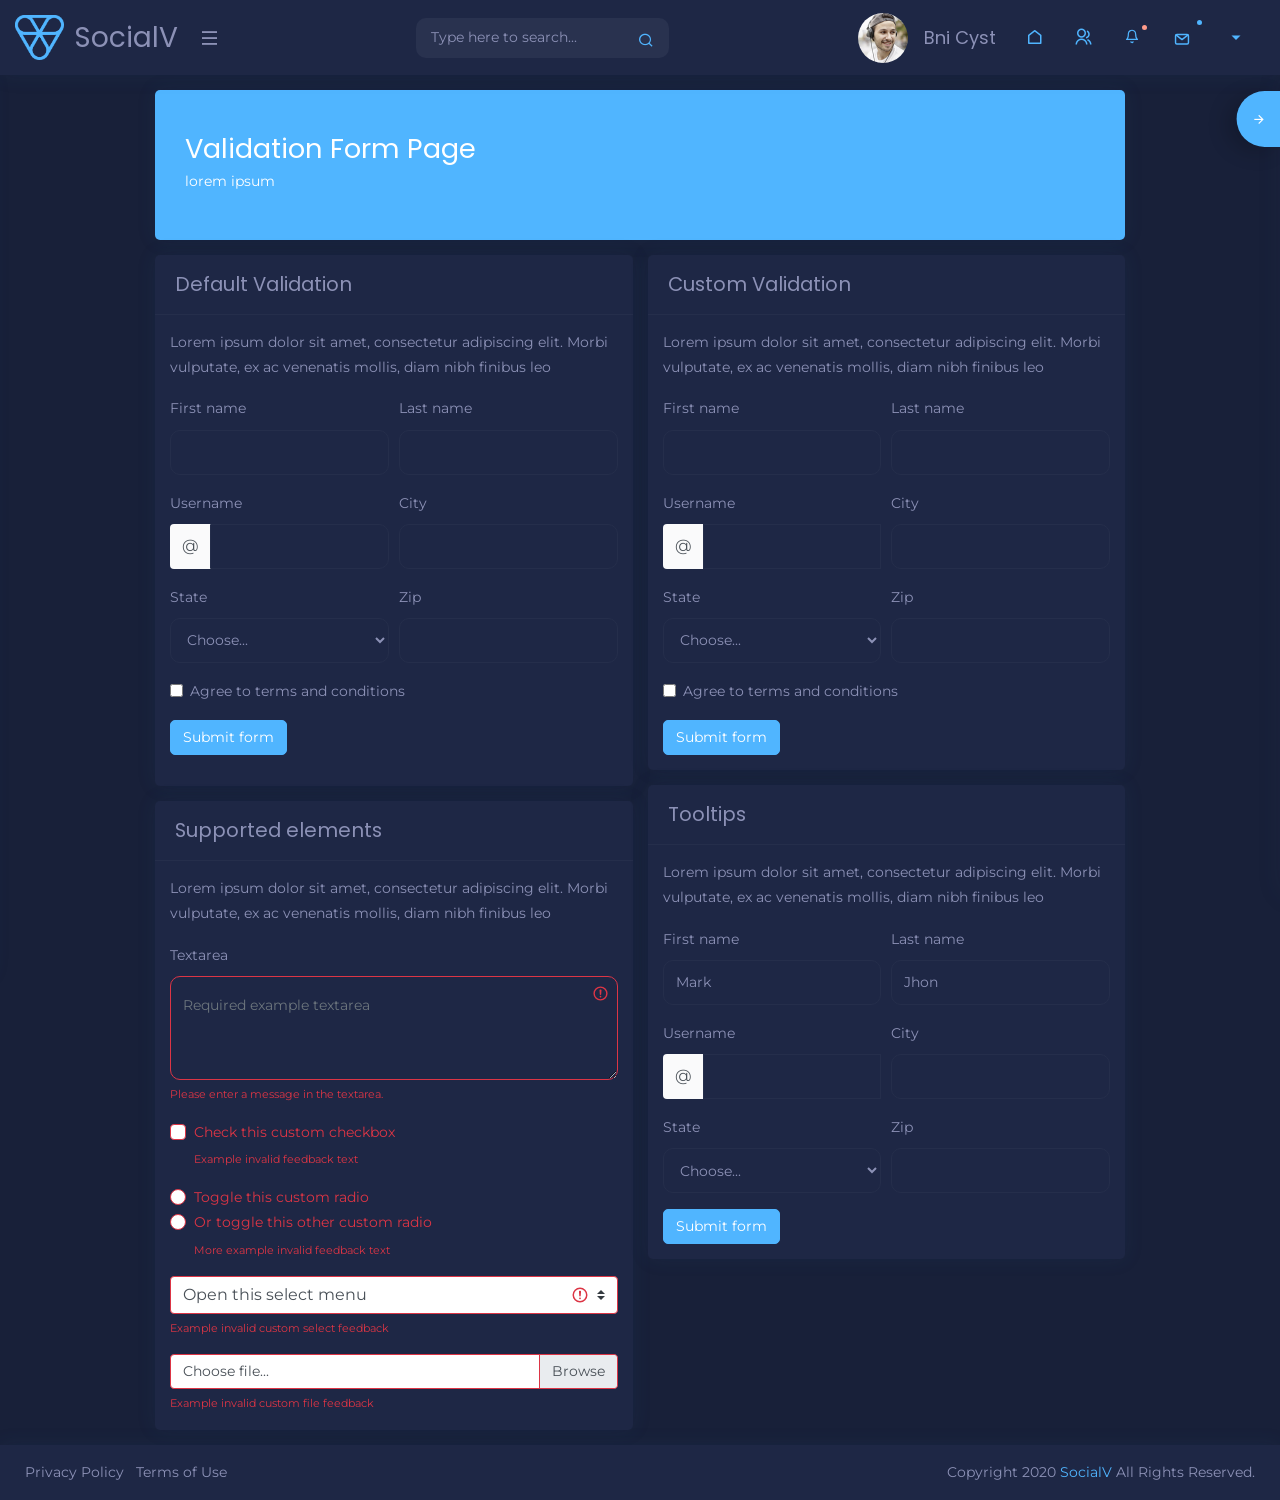
<file: form-validation.html>
<!doctype html>
<html lang="en">
   <head>
      <!-- Required meta tags -->
      <meta charset="utf-8">
      <meta name="viewport" content="width=device-width, initial-scale=1, shrink-to-fit=no">
      <title>SocialV - Responsive Bootstrap 4 Admin Dashboard Template</title>
      <!-- Favicon -->
      <link rel="shortcut icon" href="images/favicon.ico" />
      <!-- Bootstrap CSS -->
      <link rel="stylesheet" href="css/bootstrap.min.css">
      <!-- Typography CSS -->
      <link rel="stylesheet" href="css/typography.css">
      <!-- Style CSS -->
      <link rel="stylesheet" href="css/style.css">
      <!-- Responsive CSS -->
      <link rel="stylesheet" href="css/responsive.css">
   </head>
   <body class="sidebar-main-active right-column-fixed">
      <!-- loader Start -->
      <div id="loading">
         <div id="loading-center">
         </div>
      </div>
      <!-- loader END -->
      <!-- Wrapper Start -->
      <div class="wrapper">
         <!-- Sidebar  -->
         <div class="iq-sidebar">
            <div id="sidebar-scrollbar">
               <nav class="iq-sidebar-menu">
                  <ul id="iq-sidebar-toggle" class="iq-menu">
                     <li>
                        <a href="index.html" class="iq-waves-effect"><i class="las la-newspaper"></i><span>Newsfeed</span></a>
                     </li>
                     <li>
                        <a href="profile.html" class="iq-waves-effect"><i class="las la-user"></i><span>Profile</span></a>
                     </li>
                     <li>
                        <a href="friend-list.html" class="iq-waves-effect"><i class="las la-user-friends"></i><span>Friend Lists</span></a>
                     </li>
                     <li>
                        <a href="group.html" class="iq-waves-effect"><i class="las la-users"></i><span>Group</span></a>
                     </li>
                     <li>
                        <a href="profile-images.html" class="iq-waves-effect"><i class="las la-image"></i><span>Profile Image</span></a>
                     </li>
                     <li>
                        <a href="profile-video.html" class="iq-waves-effect"><i class="las la-video"></i><span>Profile Video</span></a>
                     </li>
                     <li>
                        <a href="profile-event.html" class="iq-waves-effect"><i class="las la-film"></i><span>Profile Events</span></a>
                     </li>
                     <li>
                        <a href="notification.html" class="iq-waves-effect"><i class="las la-bell"></i><span>Notification</span></a>
                     </li>
                     <li>
                        <a href="file.html" class="iq-waves-effect"><i class="las la-file"></i><span>Files</span></a>
                     </li>
                     <li>
                        <a href="friend-request.html" class="iq-waves-effect"><i class="las la-anchor"></i><span>Friend Request</span></a>
                     </li>
                     <li>
                        <a href="chat.html" class="iq-waves-effect"><i class="lab la-rocketchat"></i><span>Chat</span></a>
                     </li>
                     <li>
                        <a href="todo.html" class="iq-waves-effect"><i class="las la-check-circle"></i><span>Todo</span></a>
                     </li>
                     <li>
                        <a href="calendar.html" class="iq-waves-effect"><i class="las la-calendar"></i><span>Calendar</span></a>
                     </li>
                     <li>
                        <a href="birthday.html" class="iq-waves-effect"><i class="las la-birthday-cake"></i><span>Birthday</span></a>
                     </li>
                     <li>
                        <a href="weather.html" class="iq-waves-effect"><i class="ri-snowy-line"></i><span>Weather</span></a>
                     </li>
                     <li>
                        <a href="music.html" class="iq-waves-effect"><i class="ri-play-circle-line"></i><span>Music</span></a>
                     </li>
                     <li>
                        <a href="#mailbox" class="iq-waves-effect collapsed"  data-toggle="collapse" aria-expanded="false"><i class="ri-mail-line"></i><span>Email</span><i class="ri-arrow-right-s-line iq-arrow-right"></i></a>
                        <ul id="mailbox" class="iq-submenu collapse" data-parent="#iq-sidebar-toggle">
                           <li><a href="app/index.html"><i class="ri-inbox-line"></i>Inbox</a></li>
                           <li><a href="app/email-compose.html"><i class="ri-edit-line"></i>Email Compose</a></li>
                        </ul>
                     </li>
                     <li class="active">
                        <a href="#ui-elements" class="iq-waves-effect collapsed"  data-toggle="collapse" aria-expanded="true"><i class="ri-focus-2-line"></i><span>Ui-Elements</span><i class="ri-arrow-right-s-line iq-arrow-right"></i></a>
                        <ul id="ui-elements" class="iq-submenu collapse show" data-parent="#iq-sidebar-toggle">
                           <li>
                              <a href="#ui-kit" class="iq-waves-effect collapsed" data-toggle="collapse" aria-expanded="false"><i class="ri-pencil-ruler-line"></i><span>UI Kit</span><i class="ri-arrow-right-s-line iq-arrow-right"></i></a>
                              <ul id="ui-kit" class="iq-submenu collapse" data-parent="#ui-elements">
                                 <li><a href="ui-colors.html"><i class="ri-font-color"></i>colors</a></li>
                                 <li><a href="ui-typography.html"><i class="ri-text"></i>Typography</a></li>
                                 <li><a href="ui-alerts.html"><i class="ri-alert-line"></i>Alerts</a></li>
                                 <li><a href="ui-badges.html"><i class="ri-building-3-line"></i>Badges</a></li>
                                 <li><a href="ui-breadcrumb.html"><i class="ri-menu-2-line"></i>Breadcrumb</a></li>
                                 <li><a href="ui-buttons.html"><i class="ri-checkbox-blank-line"></i>Buttons</a></li>
                                 <li><a href="ui-cards.html"><i class="ri-bank-card-line"></i>Cards</a></li>
                                 <li><a href="ui-carousel.html"><i class="ri-slideshow-line"></i>Carousel</a></li>
                                 <li><a href="ui-embed-video.html"><i class="ri-slideshow-2-line"></i>Video</a></li>
                                 <li><a href="ui-grid.html"><i class="ri-grid-line"></i>Grid</a></li>
                                 <li><a href="ui-images.html"><i class="ri-image-line"></i>Images</a></li>
                                 <li><a href="ui-list-group.html"><i class="ri-file-list-3-line"></i>list Group</a></li>
                                 <li><a href="ui-media-object.html"><i class="ri-camera-line"></i>Media</a></li>
                                 <li><a href="ui-modal.html"><i class="ri-stop-mini-line"></i>Modal</a></li>
                                 <li><a href="ui-notifications.html"><i class="ri-notification-line"></i>Notifications</a></li>
                                 <li><a href="ui-pagination.html"><i class="ri-pages-line"></i>Pagination</a></li>
                                 <li><a href="ui-popovers.html"><i class="ri-folder-shield-2-line"></i>Popovers</a></li>
                                 <li><a href="ui-progressbars.html"><i class="ri-battery-low-line"></i>Progressbars</a></li>
                                 <li><a href="ui-tabs.html"><i class="ri-database-line"></i>Tabs</a></li>
                                 <li><a href="ui-tooltips.html"><i class="ri-record-mail-line"></i>Tooltips</a></li>
                              </ul>
                           </li>
                           <li class="active">
                              <a href="#forms" class="iq-waves-effect collapsed" data-toggle="collapse" aria-expanded="true"><i class="ri-profile-line"></i><span>Forms</span><i class="ri-arrow-right-s-line iq-arrow-right"></i></a>
                              <ul id="forms" class="iq-submenu collapse show" data-parent="#ui-elements">
                                 <li><a href="form-layout.html"><i class="ri-tablet-line"></i>Form Elements</a></li>
                                 <li class="active"><a href="form-validation.html"><i class="ri-device-line"></i>Form Validation</a></li>
                                 <li><a href="form-switch.html"><i class="ri-toggle-line"></i>Form Switch</a></li>
                                 <li><a href="form-chechbox.html"><i class="ri-checkbox-line"></i>Form Checkbox</a></li>
                                 <li><a href="form-radio.html"><i class="ri-radio-button-line"></i>Form Radio</a></li>
                              </ul>
                           </li>
                           <li>
                              <a href="#wizard-form" class="iq-waves-effect collapsed" data-toggle="collapse" aria-expanded="false"><i class="ri-archive-drawer-line"></i><span>Forms Wizard</span><i class="ri-arrow-right-s-line iq-arrow-right"></i></a>
                              <ul id="wizard-form" class="iq-submenu collapse" data-parent="#ui-elements">
                                 <li><a href="form-wizard.html"><i class="ri-clockwise-line"></i>Simple Wizard</a></li>
                                 <li><a href="form-wizard-validate.html"><i class="ri-clockwise-2-line"></i>Validate Wizard</a></li>
                                 <li><a href="form-wizard-vertical.html"><i class="ri-anticlockwise-line"></i>Vertical Wizard</a></li>
                              </ul>
                           </li>
                           <li>
                              <a href="#tables" class="iq-waves-effect collapsed" data-toggle="collapse" aria-expanded="false"><i class="ri-table-line"></i><span>Table</span><i class="ri-arrow-right-s-line iq-arrow-right"></i></a>
                              <ul id="tables" class="iq-submenu collapse" data-parent="#ui-elements">
                                 <li><a href="tables-basic.html"><i class="ri-table-line"></i>Basic Tables</a></li>
                                 <li><a href="data-table.html"><i class="ri-database-line"></i>Data Table</a></li>
                                 <li><a href="table-editable.html"><i class="ri-refund-line"></i>Editable Table</a></li>
                              </ul>
                           </li>
                           <li>
                              <a href="#icons" class="iq-waves-effect collapsed" data-toggle="collapse" aria-expanded="false"><i class="ri-list-check"></i><span>Icons</span><i class="ri-arrow-right-s-line iq-arrow-right"></i></a>
                              <ul id="icons" class="iq-submenu collapse" data-parent="#ui-elements">
                                 <li><a href="icon-dripicons.html"><i class="ri-stack-line"></i>Dripicons</a></li>
                                 <li><a href="icon-fontawesome-5.html"><i class="ri-facebook-fill"></i>Font Awesome 5</a></li>
                                 <li><a href="icon-lineawesome.html"><i class="ri-keynote-line"></i>line Awesome</a></li>
                                 <li><a href="icon-remixicon.html"><i class="ri-remixicon-line"></i>Remixicon</a></li>
                                 <li><a href="icon-unicons.html"><i class="ri-underline"></i>unicons</a></li>
                              </ul>
                           </li>
                        </ul>
                     </li>
                     <li>
                        <a href="#pages" class="iq-waves-effect collapsed"  data-toggle="collapse" aria-expanded="false"><i class="ri-pages-line"></i><span>Pages</span><i class="ri-arrow-right-s-line iq-arrow-right"></i></a>
                        <ul id="pages" class="iq-submenu collapse" data-parent="#iq-sidebar-toggle">
                           <li>
                              <a href="#authentication" class="iq-waves-effect collapsed" data-toggle="collapse" aria-expanded="false"><i class="ri-pages-line"></i><span>Authentication</span><i class="ri-arrow-right-s-line iq-arrow-right"></i></a>
                              <ul id="authentication" class="iq-submenu collapse" data-parent="#pages">
                                 <li><a href="sign-in.html"><i class="ri-login-box-line"></i>Login</a></li>
                                 <li><a href="sign-up.html"><i class="ri-login-circle-line"></i>Register</a></li>
                                 <li><a href="pages-recoverpw.html"><i class="ri-record-mail-line"></i>Recover Password</a></li>
                                 <li><a href="pages-confirm-mail.html"><i class="ri-file-code-line"></i>Confirm Mail</a></li>
                                 <li><a href="pages-lock-screen.html"><i class="ri-lock-line"></i>Lock Screen</a></li>
                              </ul>
                           </li>
                           <li>
                              <a href="#extra-pages" class="iq-waves-effect collapsed" data-toggle="collapse" aria-expanded="false"><i class="ri-pantone-line"></i><span>Extra Pages</span><i class="ri-arrow-right-s-line iq-arrow-right"></i></a>
                              <ul id="extra-pages" class="iq-submenu collapse" data-parent="#pages">
                                 <li><a href="pages-timeline.html"><i class="ri-map-pin-time-line"></i>Timeline</a></li>
                                 <li><a href="pages-invoice.html"><i class="ri-question-answer-line"></i>Invoice</a></li>
                                 <li><a href="blank-page.html"><i class="ri-invision-line"></i>Blank Page</a></li>
                                 <li><a href="pages-error.html"><i class="ri-error-warning-line"></i>Error 404</a></li>
                                 <li><a href="pages-error-500.html"><i class="ri-error-warning-line"></i>Error 500</a></li>
                                 <li><a href="pages-pricing.html"><i class="ri-price-tag-line"></i>Pricing</a></li>
                                 <li><a href="pages-pricing-one.html"><i class="ri-price-tag-2-line"></i>Pricing 1</a></li>
                                 <li><a href="pages-maintenance.html"><i class="ri-archive-line"></i>Maintenance</a></li>
                                 <li><a href="pages-comingsoon.html"><i class="ri-mastercard-line"></i>Coming Soon</a></li>
                                 <li><a href="pages-faq.html"><i class="ri-compasses-line"></i>Faq</a></li>
                              </ul>
                           </li>
                        </ul>
                     </li>
                     
                  </ul>
               </nav>
               <div class="p-3"></div>
            </div>
         </div>
         <!-- TOP Nav Bar -->
         <div class="iq-top-navbar">
            <div class="iq-navbar-custom">
               <nav class="navbar navbar-expand-lg navbar-light p-0">
                  <div class="iq-navbar-logo d-flex justify-content-between">
                     <a href="index.html">
                     <img src="images/logo.png" class="img-fluid" alt="">
                     <span>SocialV</span>
                     </a>
                     <div class="iq-menu-bt align-self-center">
                     <div class="wrapper-menu">
                        <div class="main-circle"><i class="ri-menu-line"></i></div>
                     </div>
                  </div>
                  </div>
                  <div class="iq-search-bar">
                     <form action="#" class="searchbox">
                        <input type="text" class="text search-input" placeholder="Type here to search...">
                        <a class="search-link" href="#"><i class="ri-search-line"></i></a>
                     </form>
                  </div>
                  <button class="navbar-toggler" type="button" data-toggle="collapse" data-target="#navbarSupportedContent" aria-controls="navbarSupportedContent"  aria-label="Toggle navigation">
                  <i class="ri-menu-3-line"></i>
                  </button>
                  <div class="collapse navbar-collapse" id="navbarSupportedContent">
                     <ul class="navbar-nav ml-auto navbar-list">
                        <li>
                           <a href="profile.html" class="iq-waves-effect d-flex align-items-center">
                              <img src="images/user/1.jpg" class="img-fluid rounded-circle mr-3" alt="user">
                              <div class="caption">
                                 <h6 class="mb-0 line-height">Bni Cyst</h6>
                              </div>
                           </a>
                        </li>
                        <li>
                           <a href="index.html" class="iq-waves-effect d-flex align-items-center">
                           <i class="ri-home-line"></i>
                           </a>
                        </li>
                        <li class="nav-item">
                           <a class="search-toggle iq-waves-effect" href="#"><i class="ri-group-line"></i></a>
                           <div class="iq-sub-dropdown iq-sub-dropdown-large">
                              <div class="iq-card shadow-none m-0">
                                 <div class="iq-card-body p-0 ">
                                    <div class="bg-primary p-3">
                                       <h5 class="mb-0 text-white">Friend Request<small class="badge  badge-light float-right pt-1">4</small></h5>
                                    </div>
                                    <div class="iq-friend-request">
                                       <div class="iq-sub-card iq-sub-card-big d-flex align-items-center justify-content-between" >
                                          <div class="d-flex align-items-center">
                                             <div class="">
                                                <img class="avatar-40 rounded" src="images/user/01.jpg" alt="">
                                             </div>
                                             <div class="media-body ml-3">
                                                <h6 class="mb-0 ">Jaques Amole</h6>
                                                <p class="mb-0">40  friends</p>
                                             </div>
                                          </div>
                                          <div class="d-flex align-items-center">
                                             <a href="javascript:void();" class="mr-3 btn btn-primary rounded">Confirm</a>
                                             <a href="javascript:void();" class="mr-3 btn btn-secondary rounded">Delete Request</a>                                    
                                          </div>
                                       </div>
                                    </div>
                                    <div class="iq-friend-request">
                                       <div class="iq-sub-card iq-sub-card-big d-flex align-items-center justify-content-between" >
                                          <div class="d-flex align-items-center">
                                             <div class="">
                                                <img class="avatar-40 rounded" src="images/user/02.jpg" alt="">
                                             </div>
                                             <div class="media-body ml-3">
                                                <h6 class="mb-0 ">Lucy Tania</h6>
                                                <p class="mb-0">12  friends</p>
                                             </div>
                                          </div>
                                          <div class="d-flex align-items-center">
                                             <a href="javascript:void();" class="mr-3 btn btn-primary rounded">Confirm</a>
                                             <a href="javascript:void();" class="mr-3 btn btn-secondary rounded">Delete Request</a>                                    
                                          </div>
                                       </div>
                                    </div>
                                    <div class="iq-friend-request">
                                       <div class="iq-sub-card iq-sub-card-big d-flex align-items-center justify-content-between" >
                                          <div class="d-flex align-items-center">
                                             <div class="">
                                                <img class="avatar-40 rounded" src="images/user/03.jpg" alt="">
                                             </div>
                                             <div class="media-body ml-3">
                                                <h6 class="mb-0 ">Manny Petty</h6>
                                                <p class="mb-0">3  friends</p>
                                             </div>
                                          </div>
                                          <div class="d-flex align-items-center">
                                             <a href="javascript:void();" class="mr-3 btn btn-primary rounded">Confirm</a>
                                             <a href="javascript:void();" class="mr-3 btn btn-secondary rounded">Delete Request</a>                                    
                                          </div>
                                       </div>
                                    </div>
                                    <div class="iq-friend-request">
                                       <div class="iq-sub-card iq-sub-card-big d-flex align-items-center justify-content-between" >
                                          <div class="d-flex align-items-center">
                                             <div class="">
                                                <img class="avatar-40 rounded" src="images/user/04.jpg" alt="">
                                             </div>
                                             <div class="media-body ml-3">
                                                <h6 class="mb-0 ">Marsha Mello</h6>
                                                <p class="mb-0">15  friends</p>
                                             </div>
                                          </div>
                                          <div class="d-flex align-items-center">
                                             <a href="javascript:void();" class="mr-3 btn btn-primary rounded">Confirm</a>
                                             <a href="javascript:void();" class="mr-3 btn btn-secondary rounded">Delete Request</a>                                    
                                          </div>
                                       </div>
                                    </div>
                                    <div class="text-center">
                                       <a href="#" class="mr-3 btn text-primary">View More Request</a>
                                    </div>
                                 </div>
                              </div>
                           </div>
                        </li>
                        <li class="nav-item">
                           <a href="#" class="search-toggle iq-waves-effect">
                              <div id="lottie-beil"></div>
                              <span class="bg-danger dots"></span>
                           </a>
                           <div class="iq-sub-dropdown">
                              <div class="iq-card shadow-none m-0">
                                 <div class="iq-card-body p-0 ">
                                    <div class="bg-primary p-3">
                                       <h5 class="mb-0 text-white">All Notifications<small class="badge  badge-light float-right pt-1">4</small></h5>
                                    </div>
                                    <a href="#" class="iq-sub-card" >
                                       <div class="media align-items-center">
                                          <div class="">
                                             <img class="avatar-40 rounded" src="images/user/01.jpg" alt="">
                                          </div>
                                          <div class="media-body ml-3">
                                             <h6 class="mb-0 ">Emma Watson Bni</h6>
                                             <small class="float-right font-size-12">Just Now</small>
                                             <p class="mb-0">95 MB</p>
                                          </div>
                                       </div>
                                    </a>
                                    <a href="#" class="iq-sub-card" >
                                       <div class="media align-items-center">
                                          <div class="">
                                             <img class="avatar-40 rounded" src="images/user/02.jpg" alt="">
                                          </div>
                                          <div class="media-body ml-3">
                                             <h6 class="mb-0 ">New customer is join</h6>
                                             <small class="float-right font-size-12">5 days ago</small>
                                             <p class="mb-0">Cyst Bni</p>
                                          </div>
                                       </div>
                                    </a>
                                    <a href="#" class="iq-sub-card" >
                                       <div class="media align-items-center">
                                          <div class="">
                                             <img class="avatar-40 rounded" src="images/user/03.jpg" alt="">
                                          </div>
                                          <div class="media-body ml-3">
                                             <h6 class="mb-0 ">Two customer is left</h6>
                                             <small class="float-right font-size-12">2 days ago</small>
                                             <p class="mb-0">Cyst Bni</p>
                                          </div>
                                       </div>
                                    </a>
                                    <a href="#" class="iq-sub-card" >
                                       <div class="media align-items-center">
                                          <div class="">
                                             <img class="avatar-40 rounded" src="images/user/04.jpg" alt="">
                                          </div>
                                          <div class="media-body ml-3">
                                             <h6 class="mb-0 ">New Mail from Fenny</h6>
                                             <small class="float-right font-size-12">3 days ago</small>
                                             <p class="mb-0">Cyst Bni</p>
                                          </div>
                                       </div>
                                    </a>
                                 </div>
                              </div>
                           </div>
                        </li>
                        <li class="nav-item dropdown">
                           <a href="#" class="search-toggle iq-waves-effect">
                              <div id="lottie-mail"></div>
                              <span class="bg-primary count-mail"></span>
                           </a>
                           <div class="iq-sub-dropdown">
                              <div class="iq-card shadow-none m-0">
                                 <div class="iq-card-body p-0 ">
                                    <div class="bg-primary p-3">
                                       <h5 class="mb-0 text-white">All Messages<small class="badge  badge-light float-right pt-1">5</small></h5>
                                    </div>
                                    <a href="#" class="iq-sub-card" >
                                       <div class="media align-items-center">
                                          <div class="">
                                             <img class="avatar-40 rounded" src="images/user/01.jpg" alt="">
                                          </div>
                                          <div class="media-body ml-3">
                                             <h6 class="mb-0 ">Bni Emma Watson</h6>
                                             <small class="float-left font-size-12">13 Jun</small>
                                          </div>
                                       </div>
                                    </a>
                                    <a href="#" class="iq-sub-card" >
                                       <div class="media align-items-center">
                                          <div class="">
                                             <img class="avatar-40 rounded" src="images/user/02.jpg" alt="">
                                          </div>
                                          <div class="media-body ml-3">
                                             <h6 class="mb-0 ">Lorem Ipsum Watson</h6>
                                             <small class="float-left font-size-12">20 Apr</small>
                                          </div>
                                       </div>
                                    </a>
                                    <a href="#" class="iq-sub-card" >
                                       <div class="media align-items-center">
                                          <div class="">
                                             <img class="avatar-40 rounded" src="images/user/03.jpg" alt="">
                                          </div>
                                          <div class="media-body ml-3">
                                             <h6 class="mb-0 ">Why do we use it?</h6>
                                             <small class="float-left font-size-12">30 Jun</small>
                                          </div>
                                       </div>
                                    </a>
                                    <a href="#" class="iq-sub-card" >
                                       <div class="media align-items-center">
                                          <div class="">
                                             <img class="avatar-40 rounded" src="images/user/04.jpg" alt="">
                                          </div>
                                          <div class="media-body ml-3">
                                             <h6 class="mb-0 ">Variations Passages</h6>
                                             <small class="float-left font-size-12">12 Sep</small>
                                          </div>
                                       </div>
                                    </a>
                                    <a href="#" class="iq-sub-card" >
                                       <div class="media align-items-center">
                                          <div class="">
                                             <img class="avatar-40 rounded" src="images/user/05.jpg" alt="">
                                          </div>
                                          <div class="media-body ml-3">
                                             <h6 class="mb-0 ">Lorem Ipsum generators</h6>
                                             <small class="float-left font-size-12">5 Dec</small>
                                          </div>
                                       </div>
                                    </a>
                                 </div>
                              </div>
                           </div>
                        </li>
                     </ul>
                      <ul class="navbar-list">
                        <li>
                           <a href="#" class="search-toggle iq-waves-effect d-flex align-items-center">
                           <i class="ri-arrow-down-s-fill"></i>
                           </a>
                           <div class="iq-sub-dropdown iq-user-dropdown">
                              <div class="iq-card shadow-none m-0">
                                 <div class="iq-card-body p-0 ">
                                    <div class="bg-primary p-3 line-height">
                                       <h5 class="mb-0 text-white line-height">Hello Bni Cyst</h5>
                                       <span class="text-white font-size-12">Available</span>
                                    </div>
                                    <a href="profile.html" class="iq-sub-card iq-bg-primary-hover">
                                       <div class="media align-items-center">
                                          <div class="rounded iq-card-icon iq-bg-primary">
                                             <i class="ri-file-user-line"></i>
                                          </div>
                                          <div class="media-body ml-3">
                                             <h6 class="mb-0 ">My Profile</h6>
                                             <p class="mb-0 font-size-12">View personal profile details.</p>
                                          </div>
                                       </div>
                                    </a>
                                    <a href="profile-edit.html" class="iq-sub-card iq-bg-warning-hover">
                                       <div class="media align-items-center">
                                          <div class="rounded iq-card-icon iq-bg-warning">
                                             <i class="ri-profile-line"></i>
                                          </div>
                                          <div class="media-body ml-3">
                                             <h6 class="mb-0 ">Edit Profile</h6>
                                             <p class="mb-0 font-size-12">Modify your personal details.</p>
                                          </div>
                                       </div>
                                    </a>
                                    <a href="account-setting.html" class="iq-sub-card iq-bg-info-hover">
                                       <div class="media align-items-center">
                                          <div class="rounded iq-card-icon iq-bg-info">
                                             <i class="ri-account-box-line"></i>
                                          </div>
                                          <div class="media-body ml-3">
                                             <h6 class="mb-0 ">Account settings</h6>
                                             <p class="mb-0 font-size-12">Manage your account parameters.</p>
                                          </div>
                                       </div>
                                    </a>
                                    <a href="privacy-setting.html" class="iq-sub-card iq-bg-danger-hover">
                                       <div class="media align-items-center">
                                          <div class="rounded iq-card-icon iq-bg-danger">
                                             <i class="ri-lock-line"></i>
                                          </div>
                                          <div class="media-body ml-3">
                                             <h6 class="mb-0 ">Privacy Settings</h6>
                                             <p class="mb-0 font-size-12">Control your privacy parameters.</p>
                                          </div>
                                       </div>
                                    </a>
                                    <div class="d-inline-block w-100 text-center p-3">
                                       <a class="bg-primary iq-sign-btn" href="sign-in.html" role="button">Sign out<i class="ri-login-box-line ml-2"></i></a>
                                    </div>
                                 </div>
                              </div>
                           </div>
                        </li>
                     </ul>
                  </div>
               </nav>
            </div>
         </div>
         <!-- TOP Nav Bar END -->
         <!-- Right Sidebar Panel Start-->
         <div class="right-sidebar-mini right-sidebar">
            <div class="right-sidebar-panel p-0">
               <div class="iq-card shadow-none">
                  <div class="iq-card-body p-0">
                     <div class="media-height p-3">
                        <div class="media align-items-center mb-4">
                           <div class="iq-profile-avatar status-online">
                              <img class="rounded-circle avatar-50" src="images/user/01.jpg" alt="">
                           </div>
                           <div class="media-body ml-3">
                              <h6 class="mb-0"><a href="#">Anna Sthesia</a></h6>
                              <p class="mb-0">Admin</p>
                           </div>
                        </div>
                        <div class="media align-items-center mb-4">
                           <div class="iq-profile-avatar status-online">
                              <img class="rounded-circle avatar-50" src="images/user/02.jpg" alt="">
                           </div>
                           <div class="media-body ml-3">
                              <h6 class="mb-0"><a href="#">Paul Molive</a></h6>
                              <p class="mb-0">Admin</p>
                           </div>
                        </div>
                        <div class="media align-items-center mb-4">
                           <div class="iq-profile-avatar status-online">
                              <img class="rounded-circle avatar-50" src="images/user/03.jpg" alt="">
                           </div>
                           <div class="media-body ml-3">
                              <h6 class="mb-0"><a href="#">Anna Mull</a></h6>
                              <p class="mb-0">Admin</p>
                           </div>
                        </div>
                        <div class="media align-items-center mb-4">
                           <div class="iq-profile-avatar status-online">
                              <img class="rounded-circle avatar-50" src="images/user/04.jpg" alt="">
                           </div>
                           <div class="media-body ml-3">
                              <h6 class="mb-0"><a href="#">Paige Turner</a></h6>
                              <p class="mb-0">Admin</p>
                           </div>
                        </div>
                        <div class="media align-items-center mb-4">
                           <div class="iq-profile-avatar status-online">
                              <img class="rounded-circle avatar-50" src="images/user/01.jpg" alt="">
                           </div>
                           <div class="media-body ml-3">
                              <h6 class="mb-0"><a href="#">Bob Frapples</a></h6>
                              <p class="mb-0">Admin</p>
                           </div>
                        </div>
                        <div class="media align-items-center mb-4">
                           <div class="iq-profile-avatar status-online">
                              <img class="rounded-circle avatar-50" src="images/user/02.jpg" alt="">
                           </div>
                           <div class="media-body ml-3">
                              <h6 class="mb-0"><a href="#">Barb Ackue</a></h6>
                              <p class="mb-0">Admin</p>
                           </div>
                        </div>
                        <div class="media align-items-center mb-4">
                           <div class="iq-profile-avatar status-online">
                              <img class="rounded-circle avatar-50" src="images/user/03.jpg" alt="">
                           </div>
                           <div class="media-body ml-3">
                              <h6 class="mb-0"><a href="#">Greta Life</a></h6>
                              <p class="mb-0">Admin</p>
                           </div>
                        </div>
                        <div class="media align-items-center mb-4">
                           <div class="iq-profile-avatar status-away">
                              <img class="rounded-circle avatar-50" src="images/user/04.jpg" alt="">
                           </div>
                           <div class="media-body ml-3">
                              <h6 class="mb-0"><a href="#">Ira Membrit</a></h6>
                              <p class="mb-0">Admin</p>
                           </div>
                        </div>
                        <div class="media align-items-center mb-4">
                           <div class="iq-profile-avatar status-away">
                              <img class="rounded-circle avatar-50" src="images/user/01.jpg" alt="">
                           </div>
                           <div class="media-body ml-3">
                              <h6 class="mb-0"><a href="#">Pete Sariya</a></h6>
                              <p class="mb-0">Admin</p>
                           </div>
                        </div>
                        <div class="media align-items-center">
                           <div class="iq-profile-avatar">
                              <img class="rounded-circle avatar-50" src="images/user/02.jpg" alt="">
                           </div>
                           <div class="media-body ml-3">
                              <h6 class="mb-0"><a href="#">Monty Carlo</a></h6>
                              <p class="mb-0">Admin</p>
                           </div>
                        </div>
                     </div>
                     <div class="right-sidebar-toggle bg-primary mt-3">
                        <i class="ri-arrow-left-line side-left-icon"></i>
                        <i class="ri-arrow-right-line side-right-icon"><span class="ml-3 d-inline-block">Close Menu</span></i> 
                     </div>
                  </div>
               </div>
            </div>
         </div>
         <!-- Right Sidebar Panel End-->
         <!-- Page Content  -->
         <div id="content-page" class="content-page">
            <div class="container">
               <div class="row">
                  <div class="col-sm-12">
                     <div class="iq-card position-relative inner-page-bg bg-primary" style="height: 150px;">
                        <div class="inner-page-title">
                           <h3 class="text-white">Validation Form Page</h3>
                           <p class="text-white">lorem ipsum</p>
                        </div>
                     </div>
                  </div>
                  <div class="col-sm-12 col-lg-6">
                     <div class="iq-card">
                        <div class="iq-card-header d-flex justify-content-between">
                           <div class="iq-header-title">
                              <h4 class="card-title"> Default Validation</h4>
                           </div>
                        </div>
                        <div class="iq-card-body">
                           <p>Lorem ipsum dolor sit amet, consectetur adipiscing elit. Morbi vulputate, ex ac venenatis mollis, diam nibh finibus leo</p>
                           <form>
                              <div class="form-row">
                                 <div class="col-md-6 mb-3">
                                    <label for="validationDefault01">First name</label>
                                    <input type="text" class="form-control" id="validationDefault01" required>
                                 </div>
                                 <div class="col-md-6 mb-3">
                                    <label for="validationDefault02">Last name</label>
                                    <input type="text" class="form-control" id="validationDefault02" required>
                                 </div>
                                 <div class="col-md-6 mb-3">
                                    <label for="validationDefaultUsername">Username</label>
                                    <div class="input-group">
                                       <div class="input-group-prepend">
                                          <span class="input-group-text" id="inputGroupPrepend2">@</span>
                                       </div>
                                       <input type="text" class="form-control" id="validationDefaultUsername"  aria-describedby="inputGroupPrepend2" required>
                                    </div>
                                 </div>
                                 <div class="col-md-6 mb-3">
                                    <label for="validationDefault03">City</label>
                                    <input type="text" class="form-control" id="validationDefault03" required>
                                 </div>
                                 <div class="col-md-6 mb-3">
                                    <label for="validationDefault04">State</label>
                                    <select class="form-control" id="validationDefault04" required>
                                       <option selected disabled value="">Choose...</option>
                                       <option>...</option>
                                    </select>
                                 </div>
                                 <div class="col-md-6 mb-3">
                                    <label for="validationDefault05">Zip</label>
                                    <input type="text" class="form-control" id="validationDefault05" required>
                                 </div>
                              </div>
                              <div class="form-group">
                                 <div class="form-check">
                                    <input class="form-check-input" type="checkbox" value="" id="invalidCheck2" required>
                                    <label class="form-check-label" for="invalidCheck2">
                                    Agree to terms and conditions
                                    </label>
                                 </div>
                              </div>
                              <div class="form-group">
                                 <button class="btn btn-primary" type="submit">Submit form</button>
                              </div>
                           </form>
                        </div>
                     </div>
                     <div class="iq-card">
                        <div class="iq-card-header d-flex justify-content-between">
                           <div class="iq-header-title">
                              <h4 class="card-title"> Supported elements</h4>
                           </div>
                        </div>
                        <div class="iq-card-body">
                           <p>Lorem ipsum dolor sit amet, consectetur adipiscing elit. Morbi vulputate, ex ac venenatis mollis, diam nibh finibus leo</p>
                           <form class="was-validated">
                              <div class="mb-3">
                                 <label for="validationTextarea">Textarea</label>
                                 <textarea class="form-control is-invalid" id="validationTextarea" placeholder="Required example textarea" required></textarea>
                                 <div class="invalid-feedback">
                                    Please enter a message in the textarea.
                                 </div>
                              </div>
                              <div class="custom-control custom-checkbox mb-3">
                                 <input type="checkbox" class="custom-control-input" id="customControlValidation1" required>
                                 <label class="custom-control-label" for="customControlValidation1">Check this custom checkbox</label>
                                 <div class="invalid-feedback">Example invalid feedback text</div>
                              </div>
                              <div class="custom-control custom-radio">
                                 <input type="radio" class="custom-control-input" id="customControlValidation2" name="radio-stacked" required>
                                 <label class="custom-control-label" for="customControlValidation2">Toggle this custom radio</label>
                              </div>
                              <div class="custom-control custom-radio mb-3">
                                 <input type="radio" class="custom-control-input" id="customControlValidation3" name="radio-stacked" required>
                                 <label class="custom-control-label" for="customControlValidation3">Or toggle this other custom radio</label>
                                 <div class="invalid-feedback">More example invalid feedback text</div>
                              </div>
                              <div class="form-group">
                                 <select class="custom-select" required>
                                    <option value="">Open this select menu</option>
                                    <option value="1">One</option>
                                    <option value="2">Two</option>
                                    <option value="3">Three</option>
                                 </select>
                                 <div class="invalid-feedback">Example invalid custom select feedback</div>
                              </div>
                              <div class="custom-file">
                                 <input type="file" class="custom-file-input" id="validatedCustomFile" required>
                                 <label class="custom-file-label" for="validatedCustomFile">Choose file...</label>
                                 <div class="invalid-feedback">Example invalid custom file feedback</div>
                              </div>
                           </form>
                        </div>
                     </div>
                  </div>
                  <div class="col-sm-12 col-lg-6">
                     <div class="iq-card">
                        <div class="iq-card-header d-flex justify-content-between">
                           <div class="iq-header-title">
                              <h4 class="card-title">Custom Validation</h4>
                           </div>
                        </div>
                        <div class="iq-card-body">
                           <p>Lorem ipsum dolor sit amet, consectetur adipiscing elit. Morbi vulputate, ex ac venenatis mollis, diam nibh finibus leo</p>
                           <form class="needs-validation" novalidate>
                              <div class="form-row">
                                 <div class="col-md-6 mb-3">
                                    <label for="validationCustom01">First name</label>
                                    <input type="text" class="form-control" id="validationCustom01"  required>
                                    <div class="valid-feedback">
                                       Looks good!
                                    </div>
                                 </div>
                                 <div class="col-md-6 mb-3">
                                    <label for="validationCustom02">Last name</label>
                                    <input type="text" class="form-control" id="validationCustom02"  required>
                                    <div class="valid-feedback">
                                       Looks good!
                                    </div>
                                 </div>
                                 <div class="col-md-6 mb-3">
                                    <label for="validationCustomUsername">Username</label>
                                    <div class="input-group">
                                       <div class="input-group-prepend">
                                          <span class="input-group-text" id="inputGroupPrepend">@</span>
                                       </div>
                                       <input type="text" class="form-control" id="validationCustomUsername" aria-describedby="inputGroupPrepend" required>
                                       <div class="invalid-feedback">
                                          Please choose a username.
                                       </div>
                                    </div>
                                 </div>
                                 <div class="col-md-6 mb-3">
                                    <label for="validationCustom03">City</label>
                                    <input type="text" class="form-control" id="validationCustom03" required>
                                    <div class="invalid-feedback">
                                       Please provide a valid city.
                                    </div>
                                 </div>
                                 <div class="col-md-6 mb-3">
                                    <label for="validationCustom04">State</label>
                                    <select class="form-control" id="validationCustom04" required>
                                       <option selected disabled value="">Choose...</option>
                                       <option>...</option>
                                    </select>
                                    <div class="invalid-feedback">
                                       Please select a valid state.
                                    </div>
                                 </div>
                                 <div class="col-md-6 mb-3">
                                    <label for="validationCustom05">Zip</label>
                                    <input type="text" class="form-control" id="validationCustom05" required>
                                    <div class="invalid-feedback">
                                       Please provide a valid zip.
                                    </div>
                                 </div>
                              </div>
                              <div class="form-group">
                                 <div class="form-check">
                                    <input class="form-check-input" type="checkbox" value="" id="invalidCheck" required>
                                    <label class="form-check-label" for="invalidCheck">
                                    Agree to terms and conditions
                                    </label>
                                    <div class="invalid-feedback">
                                       You must agree before submitting.
                                    </div>
                                 </div>
                              </div>
                              <button class="btn btn-primary" type="submit">Submit form</button>
                           </form>
                        </div>
                     </div>
                     <div class="iq-card">
                        <div class="iq-card-header d-flex justify-content-between">
                           <div class="iq-header-title">
                              <h4 class="card-title">Tooltips</h4>
                           </div>
                        </div>
                        <div class="iq-card-body">
                           <p>Lorem ipsum dolor sit amet, consectetur adipiscing elit. Morbi vulputate, ex ac venenatis mollis, diam nibh finibus leo</p>
                           <form class="needs-validation" novalidate>
                              <div class="form-row">
                                 <div class="col-md-6 mb-3">
                                    <label for="validationTooltip01">First name</label>
                                    <input type="text" class="form-control" id="validationTooltip01" value="Mark" required>
                                    <div class="valid-tooltip">
                                       Looks good!
                                    </div>
                                 </div>
                                 <div class="col-md-6 mb-3">
                                    <label for="validationTooltip02">Last name</label>
                                    <input type="text" class="form-control" id="validationTooltip02" value="Jhon" required>
                                    <div class="valid-tooltip">
                                       Looks good!
                                    </div>
                                 </div>
                                 <div class="col-md-6 mb-3">
                                    <label for="validationTooltipUsername">Username</label>
                                    <div class="input-group">
                                       <div class="input-group-prepend">
                                          <span class="input-group-text" id="validationTooltipUsernamePrepend">@</span>
                                       </div>
                                       <input type="text" class="form-control" id="validationTooltipUsername" aria-describedby="validationTooltipUsernamePrepend" required>
                                       <div class="invalid-tooltip">
                                          Please choose a unique and valid username.
                                       </div>
                                    </div>
                                 </div>
                                 <div class="col-md-6 mb-3">
                                    <label for="validationTooltip03">City</label>
                                    <input type="text" class="form-control" id="validationTooltip03" required>
                                    <div class="invalid-tooltip">
                                       Please provide a valid city.
                                    </div>
                                 </div>
                                 <div class="col-md-6 mb-3">
                                    <label for="validationTooltip04">State</label>
                                    <select class="form-control" id="validationTooltip04" required>
                                       <option selected disabled value="">Choose...</option>
                                       <option>...</option>
                                    </select>
                                    <div class="invalid-tooltip">
                                       Please select a valid state.
                                    </div>
                                 </div>
                                 <div class="col-md-6 mb-3">
                                    <label for="validationTooltip05">Zip</label>
                                    <input type="text" class="form-control" id="validationTooltip05" required>
                                    <div class="invalid-tooltip">
                                       Please provide a valid zip.
                                    </div>
                                 </div>
                              </div>
                              <button class="btn btn-primary" type="submit">Submit form</button>
                           </form>
                        </div>
                     </div>
                  </div>
               </div>
            </div>
         </div>
      </div>
      <!-- Wrapper END -->
      <!-- Footer -->
      <footer class="bg-white iq-footer">
         <div class="container-fluid">
            <div class="row">
               <div class="col-lg-6">
                  <ul class="list-inline mb-0">
                     <li class="list-inline-item"><a href="privacy-policy.html">Privacy Policy</a></li>
                     <li class="list-inline-item"><a href="terms-of-service.html">Terms of Use</a></li>
                  </ul>
               </div>
               <div class="col-lg-6 text-right">
                  Copyright 2020 <a href="#">SocialV</a> All Rights Reserved.
               </div>
            </div>
         </div>
      </footer>
      <!-- Footer END -->
      <!-- Optional JavaScript -->
      <!-- jQuery first, then Popper.js, then Bootstrap JS -->
      <script src="js/jquery.min.js"></script>
      <script src="js/popper.min.js"></script>
      <script src="js/bootstrap.min.js"></script>
      <!-- Appear JavaScript -->
      <script src="js/jquery.appear.js"></script>
      <!-- Countdown JavaScript -->
      <script src="js/countdown.min.js"></script>
      <!-- Counterup JavaScript -->
      <script src="js/waypoints.min.js"></script>
      <script src="js/jquery.counterup.min.js"></script>
      <!-- Wow JavaScript -->
      <script src="js/wow.min.js"></script>
      <!-- Apexcharts JavaScript -->
      <script src="js/apexcharts.js"></script>
      <!-- Slick JavaScript -->
      <script src="js/slick.min.js"></script>
      <!-- Select2 JavaScript -->
      <script src="js/select2.min.js"></script>
      <!-- Owl Carousel JavaScript -->
      <script src="js/owl.carousel.min.js"></script>
      <!-- Magnific Popup JavaScript -->
      <script src="js/jquery.magnific-popup.min.js"></script>
      <!-- Smooth Scrollbar JavaScript -->
      <script src="js/smooth-scrollbar.js"></script>
      <!-- lottie JavaScript -->
      <script src="js/lottie.js"></script>
      <!-- Chart Custom JavaScript -->
      <script src="js/chart-custom.js"></script>
      <!-- Custom JavaScript -->
      <script src="js/custom.js"></script>
   </body>
</html>
</file>
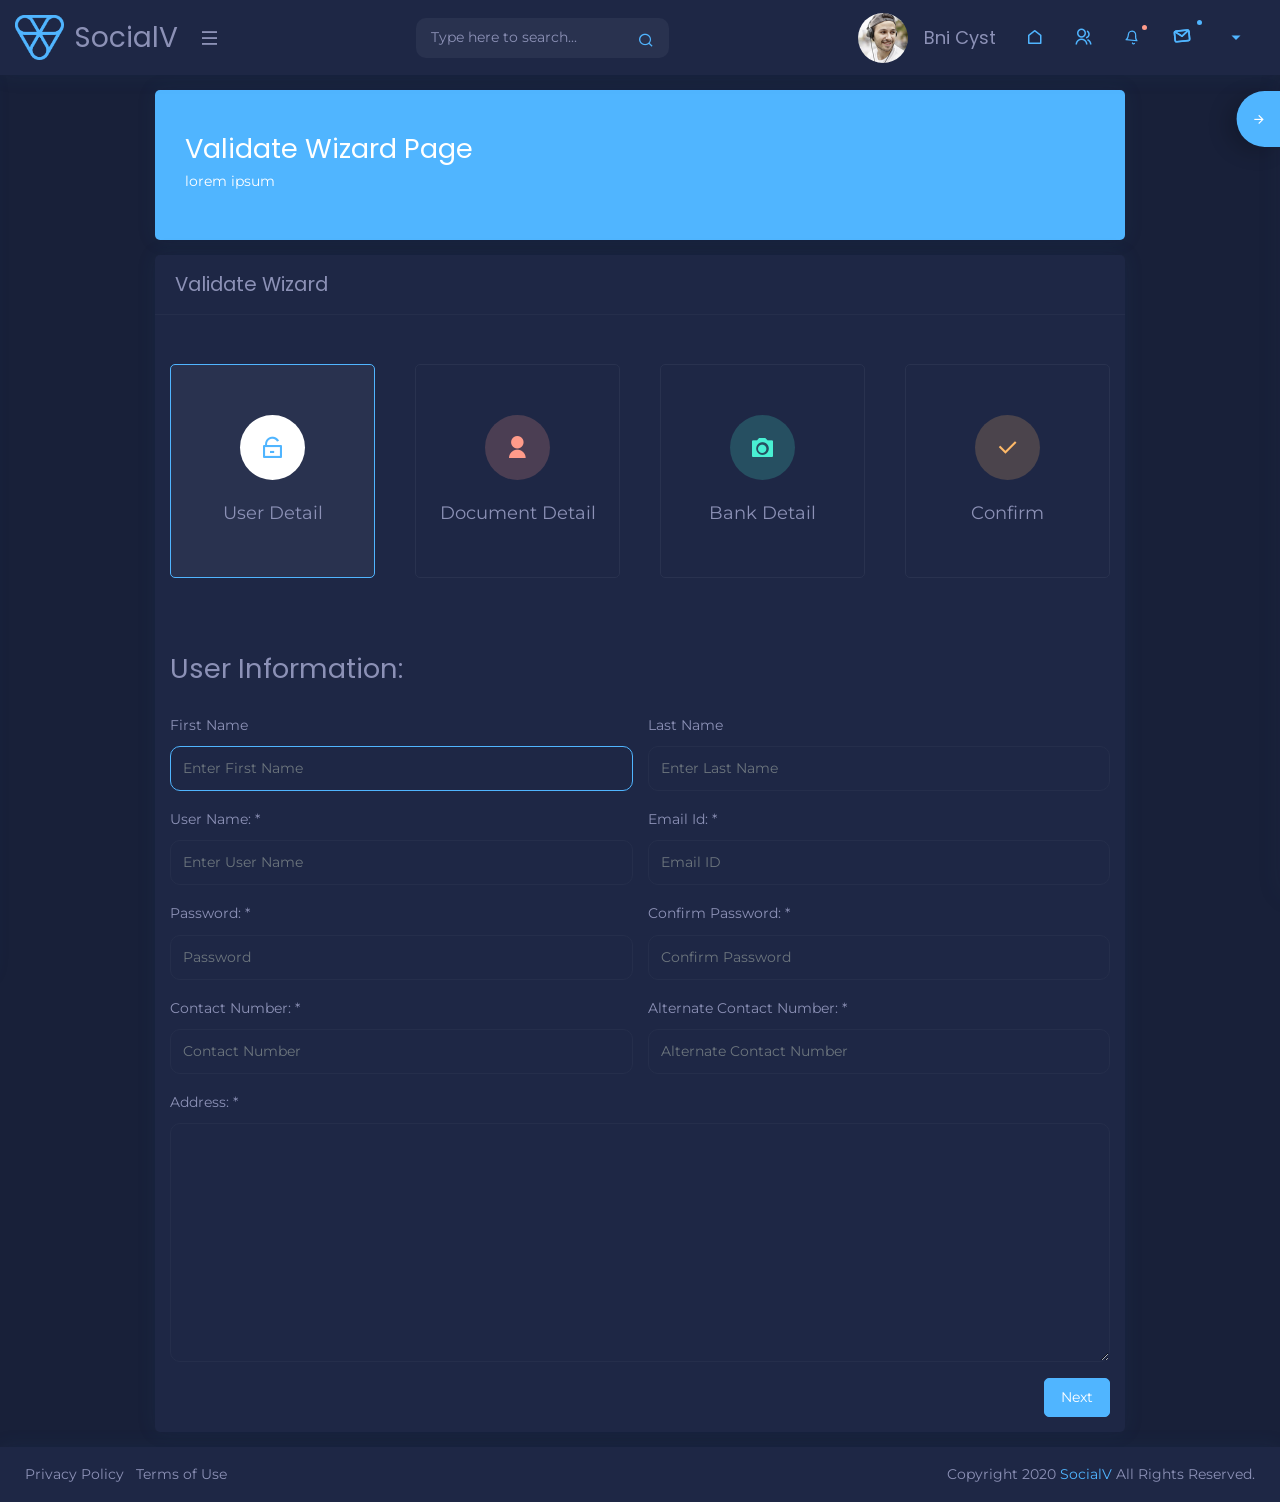
<file: form-wizard-validate.html>
<!doctype html>
<html lang="en">
   <head>
      <!-- Required meta tags -->
      <meta charset="utf-8">
      <meta name="viewport" content="width=device-width, initial-scale=1, shrink-to-fit=no">
      <title>SocialV - Responsive Bootstrap 4 Admin Dashboard Template</title>
      <!-- Favicon -->
      <link rel="shortcut icon" href="images/favicon.ico" />
      <!-- Bootstrap CSS -->
      <link rel="stylesheet" href="css/bootstrap.min.css">
      <!-- Typography CSS -->
      <link rel="stylesheet" href="css/typography.css">
      <!-- Style CSS -->
      <link rel="stylesheet" href="css/style.css">
      <!-- Responsive CSS -->
      <link rel="stylesheet" href="css/responsive.css">
   </head>
   <body class="sidebar-main-active right-column-fixed">
      <!-- loader Start -->
      <div id="loading">
         <div id="loading-center">
         </div>
      </div>
      <!-- loader END -->
      <!-- Wrapper Start -->
      <div class="wrapper">
         <!-- Sidebar  -->
         <div class="iq-sidebar">
            <div id="sidebar-scrollbar">
               <nav class="iq-sidebar-menu">
                  <ul id="iq-sidebar-toggle" class="iq-menu">
                     <li>
                        <a href="index.html" class="iq-waves-effect"><i class="las la-newspaper"></i><span>Newsfeed</span></a>
                     </li>
                     <li>
                        <a href="profile.html" class="iq-waves-effect"><i class="las la-user"></i><span>Profile</span></a>
                     </li>
                     <li>
                        <a href="friend-list.html" class="iq-waves-effect"><i class="las la-user-friends"></i><span>Friend Lists</span></a>
                     </li>
                     <li>
                        <a href="group.html" class="iq-waves-effect"><i class="las la-users"></i><span>Group</span></a>
                     </li>
                     <li>
                        <a href="profile-images.html" class="iq-waves-effect"><i class="las la-image"></i><span>Profile Image</span></a>
                     </li>
                     <li>
                        <a href="profile-video.html" class="iq-waves-effect"><i class="las la-video"></i><span>Profile Video</span></a>
                     </li>
                     <li>
                        <a href="profile-event.html" class="iq-waves-effect"><i class="las la-film"></i><span>Profile Events</span></a>
                     </li>
                     <li>
                        <a href="notification.html" class="iq-waves-effect"><i class="las la-bell"></i><span>Notification</span></a>
                     </li>
                     <li>
                        <a href="file.html" class="iq-waves-effect"><i class="las la-file"></i><span>Files</span></a>
                     </li>
                     <li>
                        <a href="friend-request.html" class="iq-waves-effect"><i class="las la-anchor"></i><span>Friend Request</span></a>
                     </li>
                     <li>
                        <a href="chat.html" class="iq-waves-effect"><i class="lab la-rocketchat"></i><span>Chat</span></a>
                     </li>
                     <li>
                        <a href="todo.html" class="iq-waves-effect"><i class="las la-check-circle"></i><span>Todo</span></a>
                     </li>
                     <li>
                        <a href="calendar.html" class="iq-waves-effect"><i class="las la-calendar"></i><span>Calendar</span></a>
                     </li>
                     <li>
                        <a href="birthday.html" class="iq-waves-effect"><i class="las la-birthday-cake"></i><span>Birthday</span></a>
                     </li>
                     <li>
                        <a href="weather.html" class="iq-waves-effect"><i class="ri-snowy-line"></i><span>Weather</span></a>
                     </li>
                     <li>
                        <a href="music.html" class="iq-waves-effect"><i class="ri-play-circle-line"></i><span>Music</span></a>
                     </li>
                     <li>
                        <a href="#mailbox" class="iq-waves-effect collapsed"  data-toggle="collapse" aria-expanded="false"><i class="ri-mail-line"></i><span>Email</span><i class="ri-arrow-right-s-line iq-arrow-right"></i></a>
                        <ul id="mailbox" class="iq-submenu collapse" data-parent="#iq-sidebar-toggle">
                           <li><a href="app/index.html"><i class="ri-inbox-line"></i>Inbox</a></li>
                           <li><a href="app/email-compose.html"><i class="ri-edit-line"></i>Email Compose</a></li>
                        </ul>
                     </li>
                     <li class="active">
                        <a href="#ui-elements" class="iq-waves-effect collapsed"  data-toggle="collapse" aria-expanded="true"><i class="ri-focus-2-line"></i><span>Ui-Elements</span><i class="ri-arrow-right-s-line iq-arrow-right"></i></a>
                        <ul id="ui-elements" class="iq-submenu collapse show" data-parent="#iq-sidebar-toggle">
                           <li>
                              <a href="#ui-kit" class="iq-waves-effect collapsed" data-toggle="collapse" aria-expanded="false"><i class="ri-pencil-ruler-line"></i><span>UI Kit</span><i class="ri-arrow-right-s-line iq-arrow-right"></i></a>
                              <ul id="ui-kit" class="iq-submenu collapse" data-parent="#ui-elements">
                                 <li><a href="ui-colors.html"><i class="ri-font-color"></i>colors</a></li>
                                 <li><a href="ui-typography.html"><i class="ri-text"></i>Typography</a></li>
                                 <li><a href="ui-alerts.html"><i class="ri-alert-line"></i>Alerts</a></li>
                                 <li><a href="ui-badges.html"><i class="ri-building-3-line"></i>Badges</a></li>
                                 <li><a href="ui-breadcrumb.html"><i class="ri-menu-2-line"></i>Breadcrumb</a></li>
                                 <li><a href="ui-buttons.html"><i class="ri-checkbox-blank-line"></i>Buttons</a></li>
                                 <li><a href="ui-cards.html"><i class="ri-bank-card-line"></i>Cards</a></li>
                                 <li><a href="ui-carousel.html"><i class="ri-slideshow-line"></i>Carousel</a></li>
                                 <li><a href="ui-embed-video.html"><i class="ri-slideshow-2-line"></i>Video</a></li>
                                 <li><a href="ui-grid.html"><i class="ri-grid-line"></i>Grid</a></li>
                                 <li><a href="ui-images.html"><i class="ri-image-line"></i>Images</a></li>
                                 <li><a href="ui-list-group.html"><i class="ri-file-list-3-line"></i>list Group</a></li>
                                 <li><a href="ui-media-object.html"><i class="ri-camera-line"></i>Media</a></li>
                                 <li><a href="ui-modal.html"><i class="ri-stop-mini-line"></i>Modal</a></li>
                                 <li><a href="ui-notifications.html"><i class="ri-notification-line"></i>Notifications</a></li>
                                 <li><a href="ui-pagination.html"><i class="ri-pages-line"></i>Pagination</a></li>
                                 <li><a href="ui-popovers.html"><i class="ri-folder-shield-2-line"></i>Popovers</a></li>
                                 <li><a href="ui-progressbars.html"><i class="ri-battery-low-line"></i>Progressbars</a></li>
                                 <li><a href="ui-tabs.html"><i class="ri-database-line"></i>Tabs</a></li>
                                 <li><a href="ui-tooltips.html"><i class="ri-record-mail-line"></i>Tooltips</a></li>
                              </ul>
                           </li>
                           <li>
                              <a href="#forms" class="iq-waves-effect collapsed" data-toggle="collapse" aria-expanded="false"><i class="ri-profile-line"></i><span>Forms</span><i class="ri-arrow-right-s-line iq-arrow-right"></i></a>
                              <ul id="forms" class="iq-submenu collapse" data-parent="#ui-elements">
                                 <li><a href="form-layout.html"><i class="ri-tablet-line"></i>Form Elements</a></li>
                                 <li><a href="form-validation.html"><i class="ri-device-line"></i>Form Validation</a></li>
                                 <li><a href="form-switch.html"><i class="ri-toggle-line"></i>Form Switch</a></li>
                                 <li><a href="form-chechbox.html"><i class="ri-checkbox-line"></i>Form Checkbox</a></li>
                                 <li><a href="form-radio.html"><i class="ri-radio-button-line"></i>Form Radio</a></li>
                              </ul>
                           </li>
                           <li class="active">
                              <a href="#wizard-form" class="iq-waves-effect collapsed" data-toggle="collapse" aria-expanded="true"><i class="ri-archive-drawer-line"></i><span>Forms Wizard</span><i class="ri-arrow-right-s-line iq-arrow-right"></i></a>
                              <ul id="wizard-form" class="iq-submenu collapse show" data-parent="#ui-elements">
                                 <li><a href="form-wizard.html"><i class="ri-clockwise-line"></i>Simple Wizard</a></li>
                                 <li class="active"><a href="form-wizard-validate.html"><i class="ri-clockwise-2-line"></i>Validate Wizard</a></li>
                                 <li><a href="form-wizard-vertical.html"><i class="ri-anticlockwise-line"></i>Vertical Wizard</a></li>
                              </ul>
                           </li>
                           <li>
                              <a href="#tables" class="iq-waves-effect collapsed" data-toggle="collapse" aria-expanded="false"><i class="ri-table-line"></i><span>Table</span><i class="ri-arrow-right-s-line iq-arrow-right"></i></a>
                              <ul id="tables" class="iq-submenu collapse" data-parent="#ui-elements">
                                 <li><a href="tables-basic.html"><i class="ri-table-line"></i>Basic Tables</a></li>
                                 <li><a href="data-table.html"><i class="ri-database-line"></i>Data Table</a></li>
                                 <li><a href="table-editable.html"><i class="ri-refund-line"></i>Editable Table</a></li>
                              </ul>
                           </li>
                           <li>
                              <a href="#icons" class="iq-waves-effect collapsed" data-toggle="collapse" aria-expanded="false"><i class="ri-list-check"></i><span>Icons</span><i class="ri-arrow-right-s-line iq-arrow-right"></i></a>
                              <ul id="icons" class="iq-submenu collapse" data-parent="#ui-elements">
                                 <li><a href="icon-dripicons.html"><i class="ri-stack-line"></i>Dripicons</a></li>
                                 <li><a href="icon-fontawesome-5.html"><i class="ri-facebook-fill"></i>Font Awesome 5</a></li>
                                 <li><a href="icon-lineawesome.html"><i class="ri-keynote-line"></i>line Awesome</a></li>
                                 <li><a href="icon-remixicon.html"><i class="ri-remixicon-line"></i>Remixicon</a></li>
                                 <li><a href="icon-unicons.html"><i class="ri-underline"></i>unicons</a></li>
                              </ul>
                           </li>
                        </ul>
                     </li>
                     <li>
                        <a href="#pages" class="iq-waves-effect collapsed"  data-toggle="collapse" aria-expanded="false"><i class="ri-pages-line"></i><span>Pages</span><i class="ri-arrow-right-s-line iq-arrow-right"></i></a>
                        <ul id="pages" class="iq-submenu collapse" data-parent="#iq-sidebar-toggle">
                           <li>
                              <a href="#authentication" class="iq-waves-effect collapsed" data-toggle="collapse" aria-expanded="false"><i class="ri-pages-line"></i><span>Authentication</span><i class="ri-arrow-right-s-line iq-arrow-right"></i></a>
                              <ul id="authentication" class="iq-submenu collapse" data-parent="#pages">
                                 <li><a href="sign-in.html"><i class="ri-login-box-line"></i>Login</a></li>
                                 <li><a href="sign-up.html"><i class="ri-login-circle-line"></i>Register</a></li>
                                 <li><a href="pages-recoverpw.html"><i class="ri-record-mail-line"></i>Recover Password</a></li>
                                 <li><a href="pages-confirm-mail.html"><i class="ri-file-code-line"></i>Confirm Mail</a></li>
                                 <li><a href="pages-lock-screen.html"><i class="ri-lock-line"></i>Lock Screen</a></li>
                              </ul>
                           </li>
                           <li>
                              <a href="#extra-pages" class="iq-waves-effect collapsed" data-toggle="collapse" aria-expanded="false"><i class="ri-pantone-line"></i><span>Extra Pages</span><i class="ri-arrow-right-s-line iq-arrow-right"></i></a>
                              <ul id="extra-pages" class="iq-submenu collapse" data-parent="#pages">
                                 <li><a href="pages-timeline.html"><i class="ri-map-pin-time-line"></i>Timeline</a></li>
                                 <li><a href="pages-invoice.html"><i class="ri-question-answer-line"></i>Invoice</a></li>
                                 <li><a href="blank-page.html"><i class="ri-invision-line"></i>Blank Page</a></li>
                                 <li><a href="pages-error.html"><i class="ri-error-warning-line"></i>Error 404</a></li>
                                 <li><a href="pages-error-500.html"><i class="ri-error-warning-line"></i>Error 500</a></li>
                                 <li><a href="pages-pricing.html"><i class="ri-price-tag-line"></i>Pricing</a></li>
                                 <li><a href="pages-pricing-one.html"><i class="ri-price-tag-2-line"></i>Pricing 1</a></li>
                                 <li><a href="pages-maintenance.html"><i class="ri-archive-line"></i>Maintenance</a></li>
                                 <li><a href="pages-comingsoon.html"><i class="ri-mastercard-line"></i>Coming Soon</a></li>
                                 <li><a href="pages-faq.html"><i class="ri-compasses-line"></i>Faq</a></li>
                              </ul>
                           </li>
                        </ul>
                     </li>
                     
                  </ul>
               </nav>
               <div class="p-3"></div>
            </div>
         </div>
         <!-- TOP Nav Bar -->
         <div class="iq-top-navbar">
            <div class="iq-navbar-custom">
               <nav class="navbar navbar-expand-lg navbar-light p-0">
                  <div class="iq-navbar-logo d-flex justify-content-between">
                     <a href="index.html">
                     <img src="images/logo.png" class="img-fluid" alt="">
                     <span>SocialV</span>
                     </a>
                     <div class="iq-menu-bt align-self-center">
                     <div class="wrapper-menu">
                        <div class="main-circle"><i class="ri-menu-line"></i></div>
                     </div>
                  </div>
                  </div>
                  <div class="iq-search-bar">
                     <form action="#" class="searchbox">
                        <input type="text" class="text search-input" placeholder="Type here to search...">
                        <a class="search-link" href="#"><i class="ri-search-line"></i></a>
                     </form>
                  </div>
                  <button class="navbar-toggler" type="button" data-toggle="collapse" data-target="#navbarSupportedContent" aria-controls="navbarSupportedContent"  aria-label="Toggle navigation">
                  <i class="ri-menu-3-line"></i>
                  </button>
                  <div class="collapse navbar-collapse" id="navbarSupportedContent">
                     <ul class="navbar-nav ml-auto navbar-list">
                        <li>
                           <a href="profile.html" class="iq-waves-effect d-flex align-items-center">
                              <img src="images/user/1.jpg" class="img-fluid rounded-circle mr-3" alt="user">
                              <div class="caption">
                                 <h6 class="mb-0 line-height">Bni Cyst</h6>
                              </div>
                           </a>
                        </li>
                        <li>
                           <a href="index.html" class="iq-waves-effect d-flex align-items-center">
                           <i class="ri-home-line"></i>
                           </a>
                        </li>
                        <li class="nav-item">
                           <a class="search-toggle iq-waves-effect" href="#"><i class="ri-group-line"></i></a>
                           <div class="iq-sub-dropdown iq-sub-dropdown-large">
                              <div class="iq-card shadow-none m-0">
                                 <div class="iq-card-body p-0 ">
                                    <div class="bg-primary p-3">
                                       <h5 class="mb-0 text-white">Friend Request<small class="badge  badge-light float-right pt-1">4</small></h5>
                                    </div>
                                    <div class="iq-friend-request">
                                       <div class="iq-sub-card iq-sub-card-big d-flex align-items-center justify-content-between" >
                                          <div class="d-flex align-items-center">
                                             <div class="">
                                                <img class="avatar-40 rounded" src="images/user/01.jpg" alt="">
                                             </div>
                                             <div class="media-body ml-3">
                                                <h6 class="mb-0 ">Jaques Amole</h6>
                                                <p class="mb-0">40  friends</p>
                                             </div>
                                          </div>
                                          <div class="d-flex align-items-center">
                                             <a href="javascript:void();" class="mr-3 btn btn-primary rounded">Confirm</a>
                                             <a href="javascript:void();" class="mr-3 btn btn-secondary rounded">Delete Request</a>                                    
                                          </div>
                                       </div>
                                    </div>
                                    <div class="iq-friend-request">
                                       <div class="iq-sub-card iq-sub-card-big d-flex align-items-center justify-content-between" >
                                          <div class="d-flex align-items-center">
                                             <div class="">
                                                <img class="avatar-40 rounded" src="images/user/02.jpg" alt="">
                                             </div>
                                             <div class="media-body ml-3">
                                                <h6 class="mb-0 ">Lucy Tania</h6>
                                                <p class="mb-0">12  friends</p>
                                             </div>
                                          </div>
                                          <div class="d-flex align-items-center">
                                             <a href="javascript:void();" class="mr-3 btn btn-primary rounded">Confirm</a>
                                             <a href="javascript:void();" class="mr-3 btn btn-secondary rounded">Delete Request</a>                                    
                                          </div>
                                       </div>
                                    </div>
                                    <div class="iq-friend-request">
                                       <div class="iq-sub-card iq-sub-card-big d-flex align-items-center justify-content-between" >
                                          <div class="d-flex align-items-center">
                                             <div class="">
                                                <img class="avatar-40 rounded" src="images/user/03.jpg" alt="">
                                             </div>
                                             <div class="media-body ml-3">
                                                <h6 class="mb-0 ">Manny Petty</h6>
                                                <p class="mb-0">3  friends</p>
                                             </div>
                                          </div>
                                          <div class="d-flex align-items-center">
                                             <a href="javascript:void();" class="mr-3 btn btn-primary rounded">Confirm</a>
                                             <a href="javascript:void();" class="mr-3 btn btn-secondary rounded">Delete Request</a>                                    
                                          </div>
                                       </div>
                                    </div>
                                    <div class="iq-friend-request">
                                       <div class="iq-sub-card iq-sub-card-big d-flex align-items-center justify-content-between" >
                                          <div class="d-flex align-items-center">
                                             <div class="">
                                                <img class="avatar-40 rounded" src="images/user/04.jpg" alt="">
                                             </div>
                                             <div class="media-body ml-3">
                                                <h6 class="mb-0 ">Marsha Mello</h6>
                                                <p class="mb-0">15  friends</p>
                                             </div>
                                          </div>
                                          <div class="d-flex align-items-center">
                                             <a href="javascript:void();" class="mr-3 btn btn-primary rounded">Confirm</a>
                                             <a href="javascript:void();" class="mr-3 btn btn-secondary rounded">Delete Request</a>                                    
                                          </div>
                                       </div>
                                    </div>
                                    <div class="text-center">
                                       <a href="#" class="mr-3 btn text-primary">View More Request</a>
                                    </div>
                                 </div>
                              </div>
                           </div>
                        </li>
                        <li class="nav-item">
                           <a href="#" class="search-toggle iq-waves-effect">
                              <div id="lottie-beil"></div>
                              <span class="bg-danger dots"></span>
                           </a>
                           <div class="iq-sub-dropdown">
                              <div class="iq-card shadow-none m-0">
                                 <div class="iq-card-body p-0 ">
                                    <div class="bg-primary p-3">
                                       <h5 class="mb-0 text-white">All Notifications<small class="badge  badge-light float-right pt-1">4</small></h5>
                                    </div>
                                    <a href="#" class="iq-sub-card" >
                                       <div class="media align-items-center">
                                          <div class="">
                                             <img class="avatar-40 rounded" src="images/user/01.jpg" alt="">
                                          </div>
                                          <div class="media-body ml-3">
                                             <h6 class="mb-0 ">Emma Watson Bni</h6>
                                             <small class="float-right font-size-12">Just Now</small>
                                             <p class="mb-0">95 MB</p>
                                          </div>
                                       </div>
                                    </a>
                                    <a href="#" class="iq-sub-card" >
                                       <div class="media align-items-center">
                                          <div class="">
                                             <img class="avatar-40 rounded" src="images/user/02.jpg" alt="">
                                          </div>
                                          <div class="media-body ml-3">
                                             <h6 class="mb-0 ">New customer is join</h6>
                                             <small class="float-right font-size-12">5 days ago</small>
                                             <p class="mb-0">Cyst Bni</p>
                                          </div>
                                       </div>
                                    </a>
                                    <a href="#" class="iq-sub-card" >
                                       <div class="media align-items-center">
                                          <div class="">
                                             <img class="avatar-40 rounded" src="images/user/03.jpg" alt="">
                                          </div>
                                          <div class="media-body ml-3">
                                             <h6 class="mb-0 ">Two customer is left</h6>
                                             <small class="float-right font-size-12">2 days ago</small>
                                             <p class="mb-0">Cyst Bni</p>
                                          </div>
                                       </div>
                                    </a>
                                    <a href="#" class="iq-sub-card" >
                                       <div class="media align-items-center">
                                          <div class="">
                                             <img class="avatar-40 rounded" src="images/user/04.jpg" alt="">
                                          </div>
                                          <div class="media-body ml-3">
                                             <h6 class="mb-0 ">New Mail from Fenny</h6>
                                             <small class="float-right font-size-12">3 days ago</small>
                                             <p class="mb-0">Cyst Bni</p>
                                          </div>
                                       </div>
                                    </a>
                                 </div>
                              </div>
                           </div>
                        </li>
                        <li class="nav-item dropdown">
                           <a href="#" class="search-toggle iq-waves-effect">
                              <div id="lottie-mail"></div>
                              <span class="bg-primary count-mail"></span>
                           </a>
                           <div class="iq-sub-dropdown">
                              <div class="iq-card shadow-none m-0">
                                 <div class="iq-card-body p-0 ">
                                    <div class="bg-primary p-3">
                                       <h5 class="mb-0 text-white">All Messages<small class="badge  badge-light float-right pt-1">5</small></h5>
                                    </div>
                                    <a href="#" class="iq-sub-card" >
                                       <div class="media align-items-center">
                                          <div class="">
                                             <img class="avatar-40 rounded" src="images/user/01.jpg" alt="">
                                          </div>
                                          <div class="media-body ml-3">
                                             <h6 class="mb-0 ">Bni Emma Watson</h6>
                                             <small class="float-left font-size-12">13 Jun</small>
                                          </div>
                                       </div>
                                    </a>
                                    <a href="#" class="iq-sub-card" >
                                       <div class="media align-items-center">
                                          <div class="">
                                             <img class="avatar-40 rounded" src="images/user/02.jpg" alt="">
                                          </div>
                                          <div class="media-body ml-3">
                                             <h6 class="mb-0 ">Lorem Ipsum Watson</h6>
                                             <small class="float-left font-size-12">20 Apr</small>
                                          </div>
                                       </div>
                                    </a>
                                    <a href="#" class="iq-sub-card" >
                                       <div class="media align-items-center">
                                          <div class="">
                                             <img class="avatar-40 rounded" src="images/user/03.jpg" alt="">
                                          </div>
                                          <div class="media-body ml-3">
                                             <h6 class="mb-0 ">Why do we use it?</h6>
                                             <small class="float-left font-size-12">30 Jun</small>
                                          </div>
                                       </div>
                                    </a>
                                    <a href="#" class="iq-sub-card" >
                                       <div class="media align-items-center">
                                          <div class="">
                                             <img class="avatar-40 rounded" src="images/user/04.jpg" alt="">
                                          </div>
                                          <div class="media-body ml-3">
                                             <h6 class="mb-0 ">Variations Passages</h6>
                                             <small class="float-left font-size-12">12 Sep</small>
                                          </div>
                                       </div>
                                    </a>
                                    <a href="#" class="iq-sub-card" >
                                       <div class="media align-items-center">
                                          <div class="">
                                             <img class="avatar-40 rounded" src="images/user/05.jpg" alt="">
                                          </div>
                                          <div class="media-body ml-3">
                                             <h6 class="mb-0 ">Lorem Ipsum generators</h6>
                                             <small class="float-left font-size-12">5 Dec</small>
                                          </div>
                                       </div>
                                    </a>
                                 </div>
                              </div>
                           </div>
                        </li>
                     </ul>
                      <ul class="navbar-list">
                        <li>
                           <a href="#" class="search-toggle iq-waves-effect d-flex align-items-center">
                           <i class="ri-arrow-down-s-fill"></i>
                           </a>
                           <div class="iq-sub-dropdown iq-user-dropdown">
                              <div class="iq-card shadow-none m-0">
                                 <div class="iq-card-body p-0 ">
                                    <div class="bg-primary p-3 line-height">
                                       <h5 class="mb-0 text-white line-height">Hello Bni Cyst</h5>
                                       <span class="text-white font-size-12">Available</span>
                                    </div>
                                    <a href="profile.html" class="iq-sub-card iq-bg-primary-hover">
                                       <div class="media align-items-center">
                                          <div class="rounded iq-card-icon iq-bg-primary">
                                             <i class="ri-file-user-line"></i>
                                          </div>
                                          <div class="media-body ml-3">
                                             <h6 class="mb-0 ">My Profile</h6>
                                             <p class="mb-0 font-size-12">View personal profile details.</p>
                                          </div>
                                       </div>
                                    </a>
                                    <a href="profile-edit.html" class="iq-sub-card iq-bg-warning-hover">
                                       <div class="media align-items-center">
                                          <div class="rounded iq-card-icon iq-bg-warning">
                                             <i class="ri-profile-line"></i>
                                          </div>
                                          <div class="media-body ml-3">
                                             <h6 class="mb-0 ">Edit Profile</h6>
                                             <p class="mb-0 font-size-12">Modify your personal details.</p>
                                          </div>
                                       </div>
                                    </a>
                                    <a href="account-setting.html" class="iq-sub-card iq-bg-info-hover">
                                       <div class="media align-items-center">
                                          <div class="rounded iq-card-icon iq-bg-info">
                                             <i class="ri-account-box-line"></i>
                                          </div>
                                          <div class="media-body ml-3">
                                             <h6 class="mb-0 ">Account settings</h6>
                                             <p class="mb-0 font-size-12">Manage your account parameters.</p>
                                          </div>
                                       </div>
                                    </a>
                                    <a href="privacy-setting.html" class="iq-sub-card iq-bg-danger-hover">
                                       <div class="media align-items-center">
                                          <div class="rounded iq-card-icon iq-bg-danger">
                                             <i class="ri-lock-line"></i>
                                          </div>
                                          <div class="media-body ml-3">
                                             <h6 class="mb-0 ">Privacy Settings</h6>
                                             <p class="mb-0 font-size-12">Control your privacy parameters.</p>
                                          </div>
                                       </div>
                                    </a>
                                    <div class="d-inline-block w-100 text-center p-3">
                                       <a class="bg-primary iq-sign-btn" href="sign-in.html" role="button">Sign out<i class="ri-login-box-line ml-2"></i></a>
                                    </div>
                                 </div>
                              </div>
                           </div>
                        </li>
                     </ul>
                  </div>
               </nav>
            </div>
         </div>
         <!-- TOP Nav Bar END -->
         <!-- Right Sidebar Panel Start-->
         <div class="right-sidebar-mini right-sidebar">
            <div class="right-sidebar-panel p-0">
               <div class="iq-card shadow-none">
                  <div class="iq-card-body p-0">
                     <div class="media-height p-3">
                        <div class="media align-items-center mb-4">
                           <div class="iq-profile-avatar status-online">
                              <img class="rounded-circle avatar-50" src="images/user/01.jpg" alt="">
                           </div>
                           <div class="media-body ml-3">
                              <h6 class="mb-0"><a href="#">Anna Sthesia</a></h6>
                              <p class="mb-0">Admin</p>
                           </div>
                        </div>
                        <div class="media align-items-center mb-4">
                           <div class="iq-profile-avatar status-online">
                              <img class="rounded-circle avatar-50" src="images/user/02.jpg" alt="">
                           </div>
                           <div class="media-body ml-3">
                              <h6 class="mb-0"><a href="#">Paul Molive</a></h6>
                              <p class="mb-0">Admin</p>
                           </div>
                        </div>
                        <div class="media align-items-center mb-4">
                           <div class="iq-profile-avatar status-online">
                              <img class="rounded-circle avatar-50" src="images/user/03.jpg" alt="">
                           </div>
                           <div class="media-body ml-3">
                              <h6 class="mb-0"><a href="#">Anna Mull</a></h6>
                              <p class="mb-0">Admin</p>
                           </div>
                        </div>
                        <div class="media align-items-center mb-4">
                           <div class="iq-profile-avatar status-online">
                              <img class="rounded-circle avatar-50" src="images/user/04.jpg" alt="">
                           </div>
                           <div class="media-body ml-3">
                              <h6 class="mb-0"><a href="#">Paige Turner</a></h6>
                              <p class="mb-0">Admin</p>
                           </div>
                        </div>
                        <div class="media align-items-center mb-4">
                           <div class="iq-profile-avatar status-online">
                              <img class="rounded-circle avatar-50" src="images/user/01.jpg" alt="">
                           </div>
                           <div class="media-body ml-3">
                              <h6 class="mb-0"><a href="#">Bob Frapples</a></h6>
                              <p class="mb-0">Admin</p>
                           </div>
                        </div>
                        <div class="media align-items-center mb-4">
                           <div class="iq-profile-avatar status-online">
                              <img class="rounded-circle avatar-50" src="images/user/02.jpg" alt="">
                           </div>
                           <div class="media-body ml-3">
                              <h6 class="mb-0"><a href="#">Barb Ackue</a></h6>
                              <p class="mb-0">Admin</p>
                           </div>
                        </div>
                        <div class="media align-items-center mb-4">
                           <div class="iq-profile-avatar status-online">
                              <img class="rounded-circle avatar-50" src="images/user/03.jpg" alt="">
                           </div>
                           <div class="media-body ml-3">
                              <h6 class="mb-0"><a href="#">Greta Life</a></h6>
                              <p class="mb-0">Admin</p>
                           </div>
                        </div>
                        <div class="media align-items-center mb-4">
                           <div class="iq-profile-avatar status-away">
                              <img class="rounded-circle avatar-50" src="images/user/04.jpg" alt="">
                           </div>
                           <div class="media-body ml-3">
                              <h6 class="mb-0"><a href="#">Ira Membrit</a></h6>
                              <p class="mb-0">Admin</p>
                           </div>
                        </div>
                        <div class="media align-items-center mb-4">
                           <div class="iq-profile-avatar status-away">
                              <img class="rounded-circle avatar-50" src="images/user/01.jpg" alt="">
                           </div>
                           <div class="media-body ml-3">
                              <h6 class="mb-0"><a href="#">Pete Sariya</a></h6>
                              <p class="mb-0">Admin</p>
                           </div>
                        </div>
                        <div class="media align-items-center">
                           <div class="iq-profile-avatar">
                              <img class="rounded-circle avatar-50" src="images/user/02.jpg" alt="">
                           </div>
                           <div class="media-body ml-3">
                              <h6 class="mb-0"><a href="#">Monty Carlo</a></h6>
                              <p class="mb-0">Admin</p>
                           </div>
                        </div>
                     </div>
                     <div class="right-sidebar-toggle bg-primary mt-3">
                        <i class="ri-arrow-left-line side-left-icon"></i>
                        <i class="ri-arrow-right-line side-right-icon"><span class="ml-3 d-inline-block">Close Menu</span></i> 
                     </div>
                  </div>
               </div>
            </div>
         </div>
         <!-- Right Sidebar Panel End-->
         <!-- Page Content  -->
         <div id="content-page" class="content-page">
            <div class="container">
               <div class="row">
                  <div class="col-sm-12">
                     <div class="iq-card position-relative inner-page-bg bg-primary" style="height: 150px;">
                        <div class="inner-page-title">
                           <h3 class="text-white">Validate Wizard Page</h3>
                           <p class="text-white">lorem ipsum</p>
                        </div>
                     </div>
                  </div>
                  <div class="col-sm-12 col-lg-12">
                     <div class="iq-card">
                        <div class="iq-card-header d-flex justify-content-between">
                           <div class="iq-header-title">
                              <h4 class="card-title">Validate Wizard</h4>
                           </div>
                        </div>
                        <div class="iq-card-body">
                           <div class="stepwizard mt-4">
                              <div class="stepwizard-row setup-panel">
                                 <div id="user" class="wizard-step active">
                                    <a href="#user-detail" class="active btn">
                                    <i class="ri-lock-unlock-line text-primary"></i><span>User Detail</span>
                                    </a>
                                 </div>
                                 <div id="document" class="wizard-step">
                                    <a href="#document-detail" class="btn btn-default" >
                                    <i class="ri-user-fill text-danger"></i><span>Document Detail</span>
                                    </a>
                                 </div>
                                 <div id="bank" class="wizard-step">
                                    <a href="#bank-detail" class="btn btn-default">
                                    <i class="ri-camera-fill text-success"></i><span>Bank Detail</span>
                                    </a>
                                 </div>
                                 <div id="confirm" class="wizard-step">
                                    <a href="#cpnfirm-data" class="btn btn-default">
                                    <i class="ri-check-fill text-warning"></i><span>Confirm</span>
                                    </a>
                                 </div>
                              </div>
                           </div>
                           <form class="form">
                              <div class="row setup-content" id="user-detail">
                                 <div class="col-sm-12">
                                    <div class="col-md-12 p-0">
                                       <h3 class="mb-4">User Information:</h3>
                                       <div class="row">
                                          <div class="form-group col-md-6">
                                             <label class="control-label">First Name</label>
                                             <input  maxlength="100" type="text" required="required" class="form-control" placeholder="Enter First Name"  />
                                          </div>
                                          <div class="form-group col-md-6">
                                             <label class="control-label">Last Name</label>
                                             <input maxlength="100" type="text" required="required" class="form-control" placeholder="Enter Last Name" />
                                          </div>
                                          <div class="col-md-6 form-group">
                                             <label for="uname" class="control-label">User Name: *</label>
                                             <input type="text" class="form-control" id="uname" required="required" name="uname" placeholder="Enter User Name">
                                          </div>
                                          <div class="col-md-6 form-group">
                                             <label for="emailid" class="control-label">Email Id: *</label>
                                             <input type="email" id="emailid" class="form-control" required="required" name="emailid" placeholder="Email ID">
                                          </div>
                                          <div class="col-md-6 form-group">
                                             <label for="pwd" class="control-label">Password: *</label>
                                             <input type="password" class="form-control" required="required" id="pwd" name="pwd" placeholder="Password">
                                          </div>
                                          <div class="col-md-6 form-group">
                                             <label for="cpwd" class="control-label">Confirm Password: *</label>
                                             <input type="password" class="form-control" id="cpwd" required="required" name="cpwd" placeholder="Confirm Password">
                                          </div>
                                          <div class="col-md-6 form-group">
                                             <label for="cno" class="control-label">Contact Number: *</label>
                                             <input type="text" class="form-control" required="required" id="cno" name="cno" placeholder="Contact Number">
                                          </div>
                                          <div class="col-md-6 form-group">
                                             <label for="acno" class="control-label">Alternate Contact Number: *</label>
                                             <input type="text" class="form-control" required="required" id="acno" name="acno" placeholder="Alternate Contact Number">
                                          </div>
                                          <div class="col-md-12 mb-3 form-group">
                                             <label for="address" class="control-label">Address: *</label>
                                             <textarea name="address" class="form-control" id="address" rows="5" required="required"></textarea>
                                          </div>
                                       </div>
                                       <button class="btn btn-primary nextBtn btn-lg pull-right" type="button" >Next</button>
                                    </div>
                                 </div>
                              </div>
                              <div class="row setup-content" id="document-detail">
                                 <div class="col-sm-12">
                                    <div class="col-md-12 p-0">
                                       <h3 class="mb-4">Document Details:</h3>
                                       <div class="row">
                                          <div class="col-md-6 form-group">
                                             <label for="fname" class="control-label">Company Name: *</label>
                                             <input type="text" class="form-control" required="required" id="fname" name="fname" placeholder="Company Name">
                                          </div>
                                          <div class="col-md-6 form-group">
                                             <div class="form-group">
                                                <label for="ccno" class="control-label">Contact Number: *</label>
                                                <input type="text" class="form-control" required="required" id="ccno" name="ccno" placeholder="Contact Number">
                                             </div>
                                          </div>
                                          <div class="col-md-6 form-group">
                                             <div class="form-group">
                                                <label for="url" class="control-label">Company Url: *</label>
                                                <input type="text" class="form-control" required="required" id="url" name="url" placeholder="Company Url.">
                                             </div>
                                          </div>
                                          <div class="col-md-6 form-group">
                                             <div class="form-group">
                                                <label for="cemail" class="control-label">Company Mail Id: *</label>
                                                <input type="email" class="form-control" required="required" id="cemail" name="cemail" placeholder="Company Mail Id.">
                                             </div>
                                          </div>
                                          <div class="col-md-12">
                                             <div class="form-group">
                                                <label for="cadd" class="control-label">Company Address: *</label>
                                                <textarea name="cadd" required="required" id="cadd" class="form-control" rows="5"></textarea>
                                             </div>
                                          </div>
                                       </div>
                                       <button class="btn btn-primary nextBtn btn-lg pull-right" type="button" >Next</button>
                                    </div>
                                 </div>
                              </div>
                              <div class="row setup-content" id="bank-detail">
                                 <div class="col-sm-12">
                                    <div class="col-md-12 p-0">
                                       <h3 class="mb-4">Bank Detail:</h3>
                                       <div class="row">
                                          <div class="col-md-6 form-group">
                                             <label for="panno" class="control-label">Pan No: *</label>
                                             <input type="text" class="form-control" required="required" id="panno" name="panno" placeholder="Pan No.">
                                          </div>
                                          <div class="col-md-6 form-group">
                                             <label for="accno" class="control-label">Account No: *</label>
                                             <input type="text" class="form-control" required="required" id="accno" name="accno" placeholder="Account No.">
                                          </div>
                                          <div class="col-md-6 form-group">
                                             <label for="accname" class="control-label">Account Holder Name: *</label>
                                             <input type="text" class="form-control" required="required" id="accname" name="accname" placeholder="Account Holder Name.">
                                          </div>
                                          <div class="col-md-6 form-group">
                                             <label for="ifsc" class="control-label">IFSC Code: *</label>
                                             <input type="text" class="form-control" required="required" id="ifsc" name="ifsc" placeholder="IFSC Code.">
                                          </div>
                                          <div class="col-md-6 form-group">
                                             <label for="bankname" class="control-label">Bank Name: *</label>
                                             <input type="text" class="form-control" required="required" id="bankname" name="bankname" placeholder="Bank Name.">
                                          </div>
                                          <div class="col-md-6 form-group">
                                             <label for="branch" class="control-label">Bank Branch Name: *</label>
                                             <input type="text" class="form-control" required="required" id="branch" name="branch" placeholder="Bank Branch Name.">
                                          </div>
                                       </div>
                                       <button class="btn btn-primary nextBtn btn-lg pull-right" type="button" >Next</button>
                                    </div>
                                 </div>
                              </div>
                              <div class="row setup-content" id="cpnfirm-data">
                                 <div class="col-sm-12">
                                    <div class="col-md-12 p-0">
                                       <h3 class="mb-4 text-left">Finish:</h3>
                                       <div class="row justify-content-center">
                                          <div class="col-3"> <img src="images/page-img/img-success.png" class="fit-image" alt="img-success"> </div>
                                       </div>
                                    </div>
                                 </div>
                              </div>
                           </form>
                        </div>
                     </div>
                  </div>
               </div>
            </div>
         </div>
      </div>
      <!-- Wrapper END -->
      <!-- Footer -->
      <footer class="bg-white iq-footer">
         <div class="container-fluid">
            <div class="row">
               <div class="col-lg-6">
                  <ul class="list-inline mb-0">
                     <li class="list-inline-item"><a href="privacy-policy.html">Privacy Policy</a></li>
                     <li class="list-inline-item"><a href="terms-of-service.html">Terms of Use</a></li>
                  </ul>
               </div>
               <div class="col-lg-6 text-right">
                  Copyright 2020 <a href="#">SocialV</a> All Rights Reserved.
               </div>
            </div>
         </div>
      </footer>
      <!-- Footer END -->
      <!-- Optional JavaScript -->
      <!-- jQuery first, then Popper.js, then Bootstrap JS -->
      <script src="js/jquery.min.js"></script>
      <script src="js/popper.min.js"></script>
      <script src="js/bootstrap.min.js"></script>
      <!-- Appear JavaScript -->
      <script src="js/jquery.appear.js"></script>
      <!-- Countdown JavaScript -->
      <script src="js/countdown.min.js"></script>
      <!-- Counterup JavaScript -->
      <script src="js/waypoints.min.js"></script>
      <script src="js/jquery.counterup.min.js"></script>
      <!-- Wow JavaScript -->
      <script src="js/wow.min.js"></script>
      <!-- Apexcharts JavaScript -->
      <script src="js/apexcharts.js"></script>
      <!-- Slick JavaScript -->
      <script src="js/slick.min.js"></script>
      <!-- Select2 JavaScript -->
      <script src="js/select2.min.js"></script>
      <!-- Owl Carousel JavaScript -->
      <script src="js/owl.carousel.min.js"></script>
      <!-- Magnific Popup JavaScript -->
      <script src="js/jquery.magnific-popup.min.js"></script>
      <!-- Smooth Scrollbar JavaScript -->
      <script src="js/smooth-scrollbar.js"></script>
      <!-- lottie JavaScript -->
      <script src="js/lottie.js"></script>
      <!-- Chart Custom JavaScript -->
      <script src="js/chart-custom.js"></script>
      <!-- Custom JavaScript -->
      <script src="js/custom.js"></script>
   </body>
</html>
</file>
<file: css/typography.css>
/*
Template: SocialV - Responsive Bootstrap 4 Admin Dashboard Template
Author: iqonicthemes.in
Design and Developed by: iqonicthemes.in
NOTE: This file contains the styling for responsive Template.
*/

/*================================================
[  Table of contents  ]
================================================

:: Font
:: Import Css
:: General
:: Input
:: Loading
:: Background Color
:: Background Color Opacity
:: Text Color
:: Line Height
:: Font Size
:: Avatar Size
:: Margin Bottom
:: Card
:: Background overlay color
:: Buttons
:: Alert
:: list Group
:: Border
:: Grid Boxes

======================================
[ End table content ]
======================================*/


/*---------------------------------------------------------------------
import Css
-----------------------------------------------------------------------*/
@import url("variable.css");
@import url("owl.carousel.min.css");
@import url("dripicons.css");
@import url("remixicon.css");
@import url("fontawesome.css");
@import url("line-awesome.min.css");
@import url("ionicons.min.css");
@import url("slick.css");
@import url("slick-theme.css");
@import url("Chart.min.css");
@import url("select2.min.css");
@import url("magnific-popup.css");
@import url("animate.css");

/*---------------------------------------------------------------------
Font
-----------------------------------------------------------------------*/
@import url('https://fonts.googleapis.com/css?family=Poppins:300,400,500,700,800,900&display=swap');
@import url('https://fonts.googleapis.com/css?family=Montserrat:300,400,500,600,700,800,900&display=swap');

/*---------------------------------------------------------------------
General
-----------------------------------------------------------------------*/
*::-moz-selection { background: var(--iq-primary); color: var(--iq-white); text-shadow: none; }
::-moz-selection { background: var(--iq-primary); color: var(--iq-white); text-shadow: none; }
::selection { background: var(--iq-primary); color: var(--iq-white); text-shadow: none; }
body { font-family: 'Montserrat', sans-serif; font-weight: 400; font-style: normal; font-size: 14px; line-height: 1.8; padding: 0; margin: 0; color: var(--iq-dark-body-text); background: var(--iq-dark-bg); }
a, .btn { -webkit-transition: all 0.5s ease-out 0s; -moz-transition: all 0.5s ease-out 0s; -ms-transition: all 0.5s ease-out 0s; -o-transition: all 0.5s ease-out 0s; transition: all 0.5s ease-out 0s; }
a, button, input, btn { outline: medium none !important; }
a{color: var(--iq-primary);}
hr{border-color: var(--iq-border-dark);}
.rounded-circle{border-radius: 50% !important;}
.uppercase { text-transform: uppercase; }
h1, h2, h3, h4, h5, h6 { font-family: 'Poppins', sans-serif; font-weight: 400; margin: 0px; line-height: 1.5; color: var(--iq-dark-title-text); }
h1 a, h2 a, h3 a, h4 a, h5 a, h6 a { color: inherit; }
label { font-weight: normal; }
h1 { font-size: 3.052em; }
h2 { font-size: 2.300em; }
h3 { font-size: 1.953em; }
h4 { font-size: 1.400em; }
h5 { font-size: 1.200em; }
h6 { font-size: 1.0em; }
.col, .col-1, .col-10, .col-11, .col-12, .col-2, .col-3, .col-4, .col-5, .col-6, .col-7, .col-8, .col-9, .col-auto, .col-lg, .col-lg-1, .col-lg-10, .col-lg-11, .col-lg-12, .col-lg-2, .col-lg-3, .col-lg-4, .col-lg-5, .col-lg-6, .col-lg-7, .col-lg-8, .col-lg-9, .col-lg-auto, .col-md, .col-md-1, .col-md-10, .col-md-11, .col-md-12, .col-md-2, .col-md-3, .col-md-4, .col-md-5, .col-md-6, .col-md-7, .col-md-8, .col-md-9, .col-md-auto, .col-sm, .col-sm-1, .col-sm-10, .col-sm-11, .col-sm-12, .col-sm-2, .col-sm-3, .col-sm-4, .col-sm-5, .col-sm-6, .col-sm-7, .col-sm-8, .col-sm-9, .col-sm-auto, .col-xl, .col-xl-1, .col-xl-10, .col-xl-11, .col-xl-12, .col-xl-2, .col-xl-3, .col-xl-4, .col-xl-5, .col-xl-6, .col-xl-7, .col-xl-8, .col-xl-9, .col-xl-auto { padding-right: 7.5px; padding-left: 7.5px; }
.row { margin-left: -7.5px; margin-right: -7.5px; }
/*----------------------------------------------
Input
------------------------------------------------*/
label { color: var(--iq-dark-title-text); }
.form-control { height: 45px; line-height: 45px; background: transparent; border: 1px solid var(--iq-border-dark); font-size: 14px; color: var(--iq-dark-body-text); border-radius: 10px; }
.form-control:focus { color: var(--iq-dark-title-text); border-color: var(--iq-primary); background: transparent; box-shadow: none; }
.form-control-sm {height: 30px; line-height: 30px;}
.form-control-lg {height: 50px;line-height: 50px;}

/* Definition Lists */
dl dd { margin-bottom: 15px; }
dl dd:last-child { margin-bottom: 0px; }
th { }
.table{color: var(--iq-dark-body-text);}
.border {border: 1px solid var(--iq-border-dark) !important;}
/*----------------------------------------------
loading
------------------------------------------------*/
#loading { background-color: var(--iq-dark-bg); height: 100%; width: 100%;  position: fixed; margin-top: 0px; top: 0px; left: 0px; bottom: 0px; overflow: hidden !important; right: 0px; z-index: 999999;}
#loading-center {background: url(../images/loader.png) no-repeat scroll center center;background-size: 10%; width: 100%; height: 100%; position: relative; }
.loader { width: 3em; height: 3em; margin: auto; left: 0; right: 0; top: 0; bottom: 0; position: absolute; }
@-webkit-keyframes rotation {
  0% { -webkit-transform: rotateY(0deg); }
  25% { -webkit-transform: rotateY(25deg); }
  50% { -webkit-transform: rotateY(50deg); }
  75% { -webkit-transform: rotateY(75deg); }
  100% { -webkit-transform: rotateY(100deg); }
}
@-webkit-keyframes rotate {
  0% { -webkit-transform: rotateX(-37.5deg) rotateY(45deg); transform: rotateX(-37.5deg) rotateY(45deg); }
  50% { -webkit-transform: rotateX(-37.5deg) rotateY(405deg); transform: rotateX(-37.5deg) rotateY(405deg); }
  100% { -webkit-transform: rotateX(-37.5deg) rotateY(405deg); transform: rotateX(-37.5deg) rotateY(405deg); }
}
@keyframes rotate {
  0% { -webkit-transform: rotateX(-37.5deg) rotateY(45deg); transform: rotateX(-37.5deg) rotateY(45deg); }
  50% { -webkit-transform: rotateX(-37.5deg) rotateY(405deg); transform: rotateX(-37.5deg) rotateY(405deg); }
  100% { -webkit-transform: rotateX(-37.5deg) rotateY(405deg); transform: rotateX(-37.5deg) rotateY(405deg); }
}
.cube, .cube * { position: absolute; width: 71px; height: 71px; left: 0; right: 0; top: 0; bottom: 0; }
.sides { -webkit-animation: rotate 3s ease infinite; animation: rotate 3s ease infinite; -webkit-animation-delay: .8s; animation-delay: .8s; -webkit-transform-style: preserve-3d; transform-style: preserve-3d; -webkit-transform: rotateX(-37.5deg) rotateY(45deg); transform: rotateX(-37.5deg) rotateY(45deg); }
.cube .sides * { box-sizing: border-box; background-color: rgba(130, 122, 243, 0.8); border: 5px solid var(--iq-border-dark); }
.cube .sides .top { -webkit-animation: top-animation 3s ease infinite; animation: top-animation 3s ease infinite; -webkit-animation-delay: 0ms; animation-delay: 0ms; -webkit-transform: rotateX(90deg) translateZ(90px); transform: rotateX(90deg) translateZ(90px); -webkit-animation-fill-mode: forwards; animation-fill-mode: forwards; -webkit-transform-origin: 50% 50%; transform-origin: 50% 50%; }
@-webkit-keyframes top-animation {
  0% { opacity: 1; -webkit-transform: rotateX(90deg) translateZ(90px); transform: rotateX(90deg) translateZ(90px); }
  20% { opacity: 1; -webkit-transform: rotateX(90deg) translateZ(35px); transform: rotateX(90deg) translateZ(35px); }
  70% { opacity: 1; -webkit-transform: rotateX(90deg) translateZ(35px); transform: rotateX(90deg) translateZ(35px); }
  90% { opacity: 1; -webkit-transform: rotateX(90deg) translateZ(90px); transform: rotateX(90deg) translateZ(90px); }
  100% { opacity: 1; -webkit-transform: rotateX(90deg) translateZ(90px); transform: rotateX(90deg) translateZ(90px); }
}
@keyframes top-animation {
  0% { opacity: 1; -webkit-transform: rotateX(90deg) translateZ(90px); transform: rotateX(90deg) translateZ(90px); }
  20% { opacity: 1; -webkit-transform: rotateX(90deg) translateZ(35px); transform: rotateX(90deg) translateZ(35px); }
  70% { opacity: 1; -webkit-transform: rotateX(90deg) translateZ(35px); transform: rotateX(90deg) translateZ(35px); }
  90% { opacity: 1; -webkit-transform: rotateX(90deg) translateZ(90px); transform: rotateX(90deg) translateZ(90px); }
  100% { opacity: 1; -webkit-transform: rotateX(90deg) translateZ(90px); transform: rotateX(90deg) translateZ(90px); }
}
.cube .sides .bottom { -webkit-animation: bottom-animation 3s ease infinite; animation: bottom-animation 3s ease infinite; -webkit-animation-delay: 0ms; animation-delay: 0ms; -webkit-transform: rotateX(-90deg) translateZ(90px); transform: rotateX(-90deg) translateZ(90px); -webkit-animation-fill-mode: forwards; animation-fill-mode: forwards; -webkit-transform-origin: 50% 50%; transform-origin: 50% 50%; }
@-webkit-keyframes bottom-animation {
  0% { opacity: 1; -webkit-transform: rotateX(-90deg) translateZ(90px); transform: rotateX(-90deg) translateZ(90px); }
  20% { opacity: 1; -webkit-transform: rotateX(-90deg) translateZ(35px); transform: rotateX(-90deg) translateZ(35px); }
  70% { opacity: 1; -webkit-transform: rotateX(-90deg) translateZ(35px); transform: rotateX(-90deg) translateZ(35px); }
  90% { opacity: 1; -webkit-transform: rotateX(-90deg) translateZ(90px); transform: rotateX(-90deg) translateZ(90px); }
  100% { opacity: 1; -webkit-transform: rotateX(-90deg) translateZ(90px); transform: rotateX(-90deg) translateZ(90px); }
}
@keyframes bottom-animation {
  0% { opacity: 1; -webkit-transform: rotateX(-90deg) translateZ(90px); transform: rotateX(-90deg) translateZ(90px); }
  20% { opacity: 1; -webkit-transform: rotateX(-90deg) translateZ(35px); transform: rotateX(-90deg) translateZ(35px); }
  70% { opacity: 1; -webkit-transform: rotateX(-90deg) translateZ(35px); transform: rotateX(-90deg) translateZ(35px); }
  90% { opacity: 1; -webkit-transform: rotateX(-90deg) translateZ(90px); transform: rotateX(-90deg) translateZ(90px); }
  100% { opacity: 1; -webkit-transform: rotateX(-90deg) translateZ(90px); transform: rotateX(-90deg) translateZ(90px); }
}
.cube .sides .front { -webkit-animation: front-animation 3s ease infinite; animation: front-animation 3s ease infinite; -webkit-animation-delay: 100ms; animation-delay: 100ms; -webkit-transform: rotateY(0deg) translateZ(90px); transform: rotateY(0deg) translateZ(90px); -webkit-animation-fill-mode: forwards; animation-fill-mode: forwards; -webkit-transform-origin: 50% 50%; transform-origin: 50% 50%; }
@-webkit-keyframes front-animation {
  0% { opacity: 1; -webkit-transform: rotateY(0deg) translateZ(90px); transform: rotateY(0deg) translateZ(90px); }
  20% { opacity: 1; -webkit-transform: rotateY(0deg) translateZ(35px); transform: rotateY(0deg) translateZ(35px); }
  70% { opacity: 1; -webkit-transform: rotateY(0deg) translateZ(35px); transform: rotateY(0deg) translateZ(35px); }
  90% { opacity: 1; -webkit-transform: rotateY(0deg) translateZ(90px); transform: rotateY(0deg) translateZ(90px); }
  100% { opacity: 1; -webkit-transform: rotateY(0deg) translateZ(90px); transform: rotateY(0deg) translateZ(90px); }
}
@keyframes front-animation {
  0% { opacity: 1; -webkit-transform: rotateY(0deg) translateZ(90px); transform: rotateY(0deg) translateZ(90px); }
  20% { opacity: 1; -webkit-transform: rotateY(0deg) translateZ(35px); transform: rotateY(0deg) translateZ(35px); }
  70% { opacity: 1; -webkit-transform: rotateY(0deg) translateZ(35px); transform: rotateY(0deg) translateZ(35px); }
  90% { opacity: 1; -webkit-transform: rotateY(0deg) translateZ(90px); transform: rotateY(0deg) translateZ(90px); }
  100% { opacity: 1; -webkit-transform: rotateY(0deg) translateZ(90px); transform: rotateY(0deg) translateZ(90px); }
}
.cube .sides .back { -webkit-animation: back-animation 3s ease infinite; animation: back-animation 3s ease infinite; -webkit-animation-delay: 100ms; animation-delay: 100ms; -webkit-transform: rotateY(-180deg) translateZ(90px); transform: rotateY(-180deg) translateZ(90px); -webkit-animation-fill-mode: forwards; animation-fill-mode: forwards; -webkit-transform-origin: 50% 50%; transform-origin: 50% 50%; }
@-webkit-keyframes back-animation {
  0% { opacity: 1; -webkit-transform: rotateY(-180deg) translateZ(90px); transform: rotateY(-180deg) translateZ(90px); }
  20% { opacity: 1; -webkit-transform: rotateY(-180deg) translateZ(35px); transform: rotateY(-180deg) translateZ(35px); }
  70% { opacity: 1; -webkit-transform: rotateY(-180deg) translateZ(35px); transform: rotateY(-180deg) translateZ(35px); }
  90% { opacity: 1; -webkit-transform: rotateY(-180deg) translateZ(90px); transform: rotateY(-180deg) translateZ(90px); }
  100% { opacity: 1; -webkit-transform: rotateY(-180deg) translateZ(90px); transform: rotateY(-180deg) translateZ(90px); }
}
@keyframes back-animation {
  0% { opacity: 1; -webkit-transform: rotateY(-180deg) translateZ(90px); transform: rotateY(-180deg) translateZ(90px); }
  20% { opacity: 1; -webkit-transform: rotateY(-180deg) translateZ(35px); transform: rotateY(-180deg) translateZ(35px); }
  70% { opacity: 1; -webkit-transform: rotateY(-180deg) translateZ(35px); transform: rotateY(-180deg) translateZ(35px); }
  90% { opacity: 1; -webkit-transform: rotateY(-180deg) translateZ(90px); transform: rotateY(-180deg) translateZ(90px); }
  100% { opacity: 1; -webkit-transform: rotateY(-180deg) translateZ(90px); transform: rotateY(-180deg) translateZ(90px); }
}
.cube .sides .left { -webkit-animation: left-animation 3s ease infinite; animation: left-animation 3s ease infinite; -webkit-animation-delay: 100ms; animation-delay: 100ms; -webkit-transform: rotateY(-90deg) translateZ(90px); transform: rotateY(-90deg) translateZ(90px); -webkit-animation-fill-mode: forwards; animation-fill-mode: forwards; -webkit-transform-origin: 50% 50%; transform-origin: 50% 50%; }
@-webkit-keyframes left-animation {
  0% { opacity: 1; -webkit-transform: rotateY(-90deg) translateZ(90px); transform: rotateY(-90deg) translateZ(90px); }
  20% { opacity: 1; -webkit-transform: rotateY(-90deg) translateZ(35px); transform: rotateY(-90deg) translateZ(35px); }
  70% { opacity: 1; -webkit-transform: rotateY(-90deg) translateZ(35px); transform: rotateY(-90deg) translateZ(35px); }
  90% { opacity: 1; -webkit-transform: rotateY(-90deg) translateZ(90px); transform: rotateY(-90deg) translateZ(90px); }
  100% { opacity: 1; -webkit-transform: rotateY(-90deg) translateZ(90px); transform: rotateY(-90deg) translateZ(90px); }
}
@keyframes left-animation {
  0% { opacity: 1; -webkit-transform: rotateY(-90deg) translateZ(90px); transform: rotateY(-90deg) translateZ(90px); }
  20% { opacity: 1; -webkit-transform: rotateY(-90deg) translateZ(35px); transform: rotateY(-90deg) translateZ(35px); }
  70% { opacity: 1; -webkit-transform: rotateY(-90deg) translateZ(35px); transform: rotateY(-90deg) translateZ(35px); }
  90% { opacity: 1; -webkit-transform: rotateY(-90deg) translateZ(90px); transform: rotateY(-90deg) translateZ(90px); }
  100% { opacity: 1; -webkit-transform: rotateY(-90deg) translateZ(90px); transform: rotateY(-90deg) translateZ(90px); }
}
.cube .sides .right { -webkit-animation: right-animation 3s ease infinite; animation: right-animation 3s ease infinite; -webkit-animation-delay: 100ms; animation-delay: 100ms; -webkit-transform: rotateY(90deg) translateZ(90px); transform: rotateY(90deg) translateZ(90px); -webkit-animation-fill-mode: forwards; animation-fill-mode: forwards; -webkit-transform-origin: 50% 50%; transform-origin: 50% 50%; }
@-webkit-keyframes right-animation {
  0% { opacity: 1; -webkit-transform: rotateY(90deg) translateZ(90px); transform: rotateY(90deg) translateZ(90px); }
  20% { opacity: 1; -webkit-transform: rotateY(90deg) translateZ(35px); transform: rotateY(90deg) translateZ(35px); }
  70% { opacity: 1; -webkit-transform: rotateY(90deg) translateZ(35px); transform: rotateY(90deg) translateZ(35px); }
  90% { opacity: 1; -webkit-transform: rotateY(90deg) translateZ(90px); transform: rotateY(90deg) translateZ(90px); }
  100% { opacity: 1; -webkit-transform: rotateY(90deg) translateZ(90px); transform: rotateY(90deg) translateZ(90px); }
}
@keyframes right-animation {
  0% { opacity: 1; -webkit-transform: rotateY(90deg) translateZ(90px); transform: rotateY(90deg) translateZ(90px); }
  20% { opacity: 1; -webkit-transform: rotateY(90deg) translateZ(35px); transform: rotateY(90deg) translateZ(35px); }
  70% { opacity: 1; -webkit-transform: rotateY(90deg) translateZ(35px); transform: rotateY(90deg) translateZ(35px); }
  90% { opacity: 1; -webkit-transform: rotateY(90deg) translateZ(90px); transform: rotateY(90deg) translateZ(90px); }
  100% { opacity: 1; -webkit-transform: rotateY(90deg) translateZ(90px); transform: rotateY(90deg) translateZ(90px); }
}
.rounded {border-radius: 5px!important;}

/* right sidebar */
.iq-right-fixed {margin: 0 15px;}
.right-sidebar-mini { top: 75px; z-index: 100; position: fixed; width: 260px; right: 0; transform: translateX(calc(111% + -2em)); transition: all 0.5s ease; }
.right-sidebar-mini .side-left-icon { display: none; }
.right-sidebar-toggle { position: absolute; margin-left: -44px; background: var(--iq-white); padding: 15px; display: inline; top: 0; z-index: 99; border-radius: 30px 0px 0px 30px; box-shadow: -10px 5px 20px rgba(0, 0, 0, 0.19); cursor: pointer; }
.right-sidebar-panel { background-color: var(--iq-dark-box);box-shadow: 0px 0px 25px 0px rgba(45, 69, 95, 0.1); height: 91vh; padding: 15px; overflow-y: scroll; }
.right-sidebar { transform: translateX(calc(10% + -1em)); }
.right-sidebar .side-right-icon { display: none; }
.right-sidebar .side-left-icon { display: block; }
.right-sidebar-toggle span{display: none !important;}

/*----------------------------------------------
Background Color
------------------------------------------------*/
.bg-primary, .badge-primary { color: var(--iq-white); background: var(--iq-primary) !important; }
.bg-secondary, .badge-secondary { color: var(--iq-white); background-color: var(--iq-secondary) !important; }
.bg-success, .badge-success { color: var(--iq-white); background: var(--iq-success) !important;}
.bg-danger, .badge-danger { color: var(--iq-white); background: var(--iq-danger) !important; }
.bg-warning, .badge-warning { color: var(--iq-white); background: var(--iq-warning) !important; }
.bg-info, .badge-info { color: var(--iq-white); background: var(--iq-info) !important;}
.bg-light, .badge-light { background-color: var(--iq-light) !important; }
.bg-dark, .badge-dark { color: var(--iq-white); background-color: var(--iq-dark) !important; }

/*----------------------------------------------
Custom Background Color
------------------------------------------------*/
.bg-cyan, .badge-cyan { background-color: var(--iq-cyan) !important;  color: var(--iq-white) !important;}
.bg-cobalt-blue, .badge-cobalt-blue { background-color: var(--iq-cobalt-blue) !important;  color: var(--iq-white) !important;}
.bg-spring-green, .badge-spring-green { background-color: var(--iq-spring-green) !important;  color: var(--iq-white) !important;}
.bg-amber, .badge-amber { background-color: var(--iq-amber) !important;  color: var(--iq-white) !important;}
.bg-pink, .badge-pink{background-color: var(--iq-pink) !important; color: var(--iq-white) !important;}

/*----------------------------------------------
Background Color Opacity
------------------------------------------------*/
.iq-bg-primary {background: var(--iq-dark-primary) !important; color: var(--iq-primary) !important;}
.iq-bg-secondary { background: var(--iq-dark-secondary) !important; color: var(--iq-secondary) !important; }
.iq-bg-success { background: var(--iq-dark-success) !important; color: var(--iq-success) !important; }
.iq-bg-danger { background: var(--iq-dark-danger) !important; color: var(--iq-danger) !important; }
.iq-bg-warning { background: var(--iq-dark-warning) !important; color: var(--iq-warning) !important; }
.iq-bg-info { background: var(--iq-dark-info) !important; color: var(--iq-info-dark) !important; }
.iq-bg-dark { background: var(--iq-light-dark) !important; color: var(--iq-dark) !important; }

/*--------------*/
.iq-bg-primary-hover:hover { background: var(--iq-dark-primary) !important; }
.iq-bg-secondary-hover:hover { background: var(--iq-dark-secondary) !important; }
.iq-bg-success-hover:hover { background: var(--iq-dark-success) !important; }
.iq-bg-danger-hover:hover { background: var(--iq-dark-danger) !important; }
.iq-bg-warning-hover:hover { background: var(--iq-dark-warning) !important; }
.iq-bg-info-hover:hover { background: var(--iq-dark-info) !important; }
.iq-bg-dark-hover:hover { background: var(--iq-light-dark) !important; }

/*----------------------------------------------
Text Color
------------------------------------------------*/
.text-primary { color: var(--iq-primary) !important; }
.text-secondary { color: var(--iq-secondary) !important; }
.text-success { color: var(--iq-success) !important; }
.text-danger { color: var(--iq-danger) !important; }
.text-warning { color: var(--iq-warning) !important; }
.text-info { color: var(--iq-info) !important; }
.text-light { color: var(--iq-light) !important; }
.text-dark { color: var(--iq-dark) !important; }
.text-white { color: var(--iq-white) !important; }

/*----------------------------------------------
Custom Text Color
------------------------------------------------*/
.text-cyan { color: var(--iq-cyan) !important; }
.text-cobalt-blue{ color: var(--iq-cobalt-blue) !important; }
.text-spring-green { color: var(--iq-spring-green) !important; }
.text-amber { color: var(--iq-amber) !important; }
.text-pink {color: var(--iq-pink) !important;}

/*----------------------------------------------
Line Height
------------------------------------------------*/
.line-height { line-height: normal; }
.line-height-2 { line-height: 2; }
.line-height-4 { line-height: 40px; }
.line-height-6 { line-height: 60px; }

/*----------------------------------------------
Font Size
------------------------------------------------*/
.font-size-12 { font-size: 12px !important; }
.font-size-14 { font-size: 14px !important; }
.font-size-16 { font-size: 16px !important; }
.font-size-18 { font-size: 18px !important; }
.font-size-20 { font-size: 20px !important; }
.font-size-32 { font-size: 32px !important; }
.font-size-40 { font-size: 40px !important; }

/*----------------------------------------------
Avatar Size
------------------------------------------------*/
.avatar-35 { height: 35px; width: 35px; line-height: 35px; font-size: 0.5rem; }
.avatar-30 { height: 30px; width: 30px; line-height: 30px; font-size: 0.4rem; }
.avatar-40 { height: 40px; width: 40px; line-height: 40px; font-size: 0.6rem; }
.avatar-45 { height: 45px; width: 45px; line-height: 45px; font-size: 0.8rem; }
.avatar-50 { height: 50px; width: 50px; line-height: 50px; font-size: 1rem; }
.avatar-60 { height: 60px; width: 60px; line-height: 60px; font-size: 1.2rem; }
.avatar-70 { height: 70px; width: 70px; line-height: 70px; font-size: 1.4rem; }
.avatar-80 { height: 80px; width: 80px; line-height: 80px; font-size: 1.6rem; }
.avatar-90 { height: 90px; width: 90px; line-height: 90px; font-size: 1.6rem; }
.avatar-100 { height: 100px; width: 100px; line-height: 100px; font-size: 1.6rem; }
.avatar-110 { height: 110px; width: 110px; line-height: 110px; font-size: 1.6rem; }
.avatar-120 { height: 120px; width: 120px; line-height: 120px; font-size: 1.6rem; }
.avatar-130 { height: 130px; width: 130px; line-height: 130px; font-size: 1.6rem; }

/*----------------------------------------------
Margin Bottom
------------------------------------------------*/
.iq-mb-3 { margin-bottom: 30px !important; }

/*----------------------------------------------
Card
------------------------------------------------*/
.iq-card { background: var(--iq-dark-box); -webkit-border-radius: 15px; -moz-border-radius: 5px; border-radius: 5px; margin-bottom: 15px; border: none; -webkit-box-shadow: 0px 0px 20px 0px rgba(44, 101, 144, 0.1); box-shadow: 0px 0px 20px 0px rgba(44, 101, 144, 0.1); }
.iq-card-body { padding: 15px; }
.iq-card .iq-card-header { padding: 0 20px; min-height: 60px; -ms-flex-align: center !important; align-items: center !important; border-bottom: 1px solid var(--iq-border-dark); }
.iq-card .iq-card-header .iq-header-title { display: inline-block; align-self: center !important; }
.iq-card .iq-card-header .iq-header-title .card-title { margin-bottom: 0; }
.iq-card-header-toolbar .nav-item a { color: var(--iq-dark-body-text); padding: 4px 12px; font-size: 14px;  }
.iq-card-header-toolbar .dropdown-toggle i { font-size: 22px; line-height: normal; color: var(--iq-dark-body-text); }
.iq-card-header-toolbar .dropdown-toggle::after { display: none; }

/*--------------*/
.nav-pills .nav-item a { color: var(--iq-dark-body-text); }
.nav-pills .nav-link.active, .nav-pills .show>.nav-link { color: var(--iq-primary); background: var(--iq-dark-primary); }
.nav-pills .nav-link:hover { color: var(--iq-primary); }

/*--------------*/
.nav-tabs { border-bottom: 2px solid var(--iq-dark-primary); margin-bottom: 15px; }
.nav-tabs .nav-item { margin-bottom: -2px; }
.nav-tabs .nav-item a { color: var(--iq-dark-body-text);  border: none; border-bottom: 2px solid transparent; }
.nav-tabs .nav-item.show .nav-link, .nav-tabs .nav-link.active { border-bottom: 2px solid var(--iq-primary); color: var(--iq-primary); }

/*---------------------------------------------------------------------
Background overlay color
-----------------------------------------------------------------------*/
.parallax { background-size: cover !important; -webkit-background-size: cover !important; -moz-background-size: cover !important; -ms-background-size: cover !important; position: relative; z-index: 0; background-origin: initial; background-position: center center !important; background-repeat: no-repeat; background-attachment: fixed !important; }

/* Background Gradient BLACK */
.bg-over-black-10:before { background: rgba(5, 8, 9, 0.1); content: ""; height: 100%; left: 0; position: absolute; top: 0; width: 100%; z-index: 0; }
.bg-over-black-20:before { background: rgba(5, 8, 9, 0.2); content: ""; height: 100%; left: 0; position: absolute; top: 0; width: 100%; z-index: 0; }
.bg-over-black-30:before { background: rgba(5, 8, 9, 0.3); content: ""; height: 100%; left: 0; position: absolute; top: 0; width: 100%; z-index: 0; }
.bg-over-black-40:before { background: rgba(5, 8, 9, 0.4); content: ""; height: 100%; left: 0; position: absolute; top: 0; width: 100%; z-index: 0; }
.bg-over-black-50:before { background: rgba(5, 8, 9, 0.5); content: ""; height: 100%; left: 0; position: absolute; top: 0; width: 100%; z-index: 0; }
.bg-over-black-60:before { background: rgba(5, 8, 9, 0.6); content: ""; height: 100%; left: 0; position: absolute; top: 0; width: 100%; z-index: 0; }
.bg-over-black-70:before { background: rgba(5, 8, 9, 0.7); content: ""; height: 100%; left: 0; position: absolute; top: 0; width: 100%; z-index: 0; }
.bg-over-black-80:before { background: rgba(5, 8, 9, 0.8); content: ""; height: 100%; left: 0; position: absolute; top: 0; width: 100%; z-index: 0; }
.bg-over-black-85:before { background: rgba(5, 8, 9, 0.85); content: ""; height: 100%; left: 0; position: absolute; top: 0; width: 100%; z-index: 0; }
.bg-over-black-90:before { background: rgba(5, 8, 9, 0.9); content: ""; height: 100%; left: 0; position: absolute; top: 0; width: 100%; z-index: 0; }

/*----------------------------------------------
Buttons
------------------------------------------------*/
.btn { font-size: 14px; border-radius: 5px; }
.btn.focus, .btn:focus { box-shadow: none !important; background-color: var(--iq-primary); }
.btn i { margin-right: 5px; }
.iq-sign-btn { display: inline-block; text-align: center; border: 1px solid transparent; padding: .375rem 1rem; border-radius: 5px; line-height: normal; }
.iq-sign-btn:hover { color: var(--iq-white) !important; background: var(--iq-danger) !important; }

/*--------------*/
.btn-primary { background: var(--iq-primary); border-color: var(--iq-primary); }
.btn-secondary { background-color: var(--iq-secondary); border-color: var(--iq-secondary); }
.btn-success { background-color: var(--iq-success); border-color: var(--iq-success); }
.btn-danger { background-color: var(--iq-danger); border-color: var(--iq-danger); }
.btn-warning { background-color: var(--iq-warning); border-color: var(--iq-warning); }
.btn-info { background-color: var(--iq-info); border-color: var(--iq-info); }
.btn-light { background-color: var(--iq-light); border-color: var(--iq-light); color: var(--iq-dark-body-text); }
.btn-dark { background-color: var(--iq-dark); border-color: var(--iq-dark); }

/*--------------*/
.btn-primary:hover { background: var(--iq-primary-hover); border-color: var(--iq-primary-hover); }
a.bg-primary:focus, a.bg-primary:hover, button.bg-primary:focus, button.bg-primary:hover { background: var(--iq-primary-hover) !important; border-color: var(--iq-primary-hover); }

/*--------------*/
.btn-outline-primary { color: var(--iq-primary); border-color: var(--iq-primary); }
.btn-outline-secondary { color: var(--iq-secondary); border-color: var(--iq-secondary); }
.btn-outline-success { color: var(--iq-success); border-color: var(--iq-success); }
.btn-outline-danger { color: var(--iq-danger); border-color: var(--iq-danger); }
.btn-outline-warning { color: var(--iq-warning); border-color: var(--iq-warning); }
.btn-outline-info { color: var(--iq-info); border-color: var(--iq-info); }
.btn-outline-light { color: var(--iq-light); border-color: var(--iq-light); }
.btn-outline-dark { color: var(--iq-dark); border-color: var(--iq-dark); }

/*------------------*/
.btn-outline-primary:hover {color:var(--iq-white); background-color: var(--iq-primary); border-color: var(--iq-primary);}
.btn-outline-secondary:hover {color:var(--iq-white); background-color: var(--iq-secondary); border-color: var(--iq-secondary);}
.btn-outline-success:hover {color:var(--iq-white); background-color: var(--iq-success); border-color: var(--iq-success);}
.btn-outline-danger:hover {color:var(--iq-white); background-color: var(--iq-danger); border-color: var(--iq-danger);}
.btn-outline-warning:hover {color:var(--iq-white); background-color: var(--iq-warning); border-color: var(--iq-warning);}
.btn-outline-info:hover {color:var(--iq-white); background-color: var(--iq-info); border-color: var(--iq-info);}
.btn-outline-light:hover {color:var(--iq-white); background-color: var(--iq-light); border-color: var(--iq-light);}
.btn-outline-dark:hover {color:var(--iq-white); background-color: var(--iq-dark); border-color: var(--iq-dark);}


/*----------------------------------------------
Alert
------------------------------------------------*/
.alert-primary { color: var(--iq-primary); border-color: var(--iq-primary); background-color: var(--iq-light-color); }
.alert-secondary { color: var(--iq-secondary); border-color: var(--iq-secondary-dark); background-color: var(--iq-dark-secondary); }
.alert-success { color: var(--iq-success); border-color: var(--iq-success-dark); background-color: var(--iq-dark-success); }
.alert-danger { color: var(--iq-danger); border-color: var(--iq-danger-dark); background-color: var(--iq-dark-danger); }
.alert-warning { color: var(--iq-warning); border-color: var(--iq-warning-dark); background-color: var(--iq-dark-warning); }
.alert-info { color: var(--iq-info); border-color: var(--iq-info-dark); background-color: var(--iq-dark-info); }
.alert-light { color: var(--iq-secondary); border-color: var(--iq-secondary-dark); background-color: var(--iq-light); }
.alert-dark { color: var(--iq-dark); border-color: var(--iq-dark); background-color: var(--iq-light-dark); }

/*--------------*/
.alert { display: -webkit-box; display: -ms-flexbox; display: flex; -webkit-box-align: stretch; -ms-flex-align: stretch; align-items: stretch; }
.alert .iq-alert-icon { display: -webkit-box; display: -ms-flexbox; display: flex; -webkit-box-align: center; -ms-flex-align: center; align-items: center; padding: 0 1.30rem 0 0; }
.alert .iq-alert-icon i { font-size: 2.441em; line-height: normal; }
.alert .iq-alert-text { -ms-flex-item-align: center; align-self: center; -webkit-box-flex: 1; -ms-flex-positive: 1; flex-grow: 1; }
.alert .close { float: right; font-size: 20px; font-weight: 400; line-height: 1; color: var(--iq-white); text-shadow: none; opacity: 1; }
.close:not(:disabled):not(.disabled):focus, .close:not(:disabled):not(.disabled):hover { outline: none; }

/*----------------------------------------------
list Group
------------------------------------------------*/
.list-group-item-primary { background-color: var(--iq-light-color); color: var(--iq-primary); }
.list-group-item-secondary { color: var(--iq-secondary); background-color: var(--iq-dark-secondary); }
.list-group-item-success { color: var(--iq-success); background-color: var(--iq-dark-success); }
.list-group-item-danger { color: var(--iq-danger); background-color: var(--iq-dark-danger); }
.list-group-item-warning { color: var(--iq-warning); background-color: var(--iq-dark-warning); }
.list-group-item-info { color: var(--iq-info); background-color: var(--iq-dark-info); }
.list-group-item-light { color: var(--iq-secondary); background-color: var(--iq-light); }
.list-group-item-dark { color: var(--iq-dark); background-color: var(--iq-light-dark); }
.list-group-item-action { color: var(--iq-dark); }
.list-group-item.active { background-color: var(--iq-primary); border-color: var(--iq-primary); }

/*----------------------------------------------
Border
------------------------------------------------*/
.border-primary { border-color: var(--iq-primary) !important;}
.border-secondary { border-color: var(--iq-secondary) !important;}
.border-success { border-color: var(--iq-success) !important;}
.border-danger { border-color: var(--iq-danger) !important;}
.border-warning { border-color: var(--iq-warning) !important;}
.border-info { border-color: var(--iq-info) !important;}
.border-light { border-color: var(--iq-light) !important;}
.border-dark { border-color: var(--iq-dark) !important;}

/*----------------------------------------------
Grid Boxes
------------------------------------------------*/
.iq-card-block.iq-card-stretch { -webkit-box-align: stretch; -ms-flex-align: stretch; align-items: stretch; }
.iq-card-block.iq-card-height-half { height: calc(50% - 15px); }
.iq-card-block.iq-card-height { height: calc(100% - 15px); }
.iq-card-block { display: -webkit-box; display: -ms-flexbox; display: flex; -webkit-box-flex: 1; -ms-flex-positive: 1; flex-grow: 1; -webkit-box-orient: vertical; -webkit-box-direction: normal; -ms-flex-direction: column; flex-direction: column; }
</file>
<file: css/style.css>
/*
Template: SocialV - Responsive Bootstrap 4 Admin Dashboard Template
Author: iqonicthemes.in
Design and Developed by: iqonicthemes.in
NOTE: This file contains the styling for responsive Template.
*/

/*================================================
[  Table of contents  ]
================================================

:: General
:: Badge
:: Media Support
:: Best Sellers
:: Profile Avatar
:: Countdown
:: Progressbar
:: Dropdown Menu
:: Badge Img Tag
:: List Style 1
:: Icon Box
:: Tasks Card
:: Sign In
:: Dash Hover
:: Waves Effect
:: Sidebar
:: Sidebar Menu
:: Top Menu
:: Content Page
:: Error Page
:: OWL Carousel
:: Timeline
:: Team
:: User Add Block
:: Email list
:: Booking list
:: Chart
:: Material Card Style
:: Circle Progressbar
:: Tikit Booking List
:: Right Sidebar Menu
:: FAQ
:: Table
:: Animation Card
:: Footer
:: Map Profile
:: Mail Inbox
:: Slick Arrow
:: Calender
:: From Wizard
:: Chat
:: Profile
:: Todo
:: Privacy Policy
:: User List
:: Add User

======================================
[ End table content ]
======================================*/

/*--------------------------------------------------------------------
                            General
---------------------------------------------------------------------*/
*::-moz-selection { background: var(--iq-primary); color: var(--iq-white); text-shadow: none; }
::-moz-selection { background: var(--iq-primary); color: var(--iq-white); text-shadow: none; }
::selection { background: var(--iq-primary); color: var(--iq-white); text-shadow: none; }

/* Definition Lists */
dl dd { margin-bottom: 15px; }
dl dd:last-child { margin-bottom: 0px; }

/* Table */
th { }
a:hover { text-decoration: none; }
.dropdown-item { font-size: 14px; color: var(--iq-dark-body-text); }
.dropdown-menu { border-radius: 10px; background: var(--iq-dark-bg); }

/* scroller */
.scroller { overflow-y: auto; scrollbar-color: var(--iq-primary) var(--iq-dark-primary); scrollbar-width: thin; }
.scroller::-webkit-scrollbar-thumb { background-color: var(--iq-primary); }
.scroller::-webkit-scrollbar-track { background-color: var(--iq-dark-primary); }
#sidebar-scrollbar { overflow-y: auto; scrollbar-color: var(--iq-primary) var(--iq-dark-primary); scrollbar-width: thin; }
#sidebar-scrollbar::-webkit-scrollbar-thumb { background-color: var(--iq-primary); }
#sidebar-scrollbar::-webkit-scrollbar-track { background-color: var(--iq-dark-primary); }

/* Form */
#sidebar-scrollbar { height: 100%; }
::-webkit-input-placeholder { /* Edge */
color: var(--iq-dark-body-text); }
:-ms-input-placeholder { /* Internet Explorer 10-11 */
color: var(--iq-dark-body-text); }
::placeholder { color: var(--iq-dark-body-text); }
::placeholder { /* Chrome, Firefox, Opera, Safari 10.1+ */
color: var(--iq-dark-body-text); opacity: 1; /* Firefox */ }
:-ms-input-placeholder { /* Internet Explorer 10-11 */
color: var(--iq-dark-body-text); }
::-ms-input-placeholder { /* Microsoft Edge */
color: var(--iq-dark-body-text); }

/*---------------------------------------------------------------------
                                  Badge
-----------------------------------------------------------------------*/
.badge { padding: .3em .6em; line-height: 1.3; text-transform: capitalize; }
.breadcrumb.bg-primary .breadcrumb-item+.breadcrumb-item::before { color: var(--iq-white); }

/*---------------------------------------------------------------------
                               Media Support
-----------------------------------------------------------------------*/
.media-support { display: inline-block; width: 100%; }
.media-support-user-img img { height: 60px; }
.media-support-header { display: flex; align-items: flex-start; }
.media-support-info { flex: 1; }
.projects-media img { height: 60px; }
.iq-media-group .iq-media { margin-left: -20px; position: relative; z-index: 0; transition: all 0.3s ease-in-out; transition: all 0.3s ease-in-out; -moz-transition: all 0.3s ease-in-out; -ms-transition: all 0.3s ease-in-out; -o-transition: all 0.3s ease-in-out; -webkit-transition: all 0.3s ease-in-out; }
.iq-media-group .iq-media:hover { z-index: 9; }
.iq-media-group .iq-media img, .iq-media-group .iq-media.border { border: 2px solid var(--iq-border-dark); }
.iq-media-group .iq-media:first-child { margin-left: 0; }
.iq-media { display: -webkit-inline-box; display: -ms-inline-flexbox; display: inline-flex; background-repeat: no-repeat; background-position: center center; background-size: cover; }
.iq-media:hover { text-decoration: none; }
.media-pl { text-align: center; }

/*---------------------------------------------------------------------
                                  Best Sellers
-----------------------------------------------------------------------*/
.media-sellers { display: flex; align-items: flex-start; }
.media-sellers-media-info { flex: 1; }
.media-sellers-img img { height: 80px; }
.iq-card .list-star li { margin-right: 0; }

/*---------------------------------------------------------------------
                                  Profile-Avatar
-----------------------------------------------------------------------*/
.iq-profile-avatar { position: relative; }
.iq-profile-avatar:before { content: ''; position: absolute; border-radius: 100%; z-index: 1; border: 2px solid var(--iq-white); background-color: var(--iq-dark-body-text); height: 16px; width: 16px; right: 0; bottom: -3px; }
.iq-profile-avatar.status-online:before { background-color: var(--iq-success); }
.iq-profile-avatar.status-away:before { background-color: var(--iq-warning); }
.avatar-upload { position: relative; max-width: 205px; margin: 15px 0 0; }
.avatar-upload .avatar-edit { position: absolute; right: 12px; z-index: 1; top: 10px; }
.avatar-upload .avatar-edit input { display: none; }
.avatar-upload .avatar-edit input + label { display: inline-block; width: 34px; height: 34px; margin-bottom: 0; border-radius: 100%; background: var(--iq-white); border: 1px solid var(--iq-dark-body-text); box-shadow: 0px 0px 20px 0px rgba(44, 101, 144, 0.1); cursor: pointer; font-weight: normal; transition: all 0.2s ease-in-out; }
.avatar-upload .avatar-edit input + label:hover { background: var(--iq-border-dark); border-color: var(--iq-secondary); }
.avatar-upload .avatar-edit input + label:after { content: "\f040"; font-family: "FontAwesome"; color: var(--iq-dark-body-text); position: absolute; top: 6px; left: 0; right: 0; text-align: center; margin: auto; }
.avatar-upload .avatar-preview { width: 192px; height: 192px; position: relative; border-radius: 100%; border: 6px solid var(--iq-border-dark); box-shadow: 0px 0px 20px 0px rgba(44, 101, 144, 0.1); }
.avatar-upload .avatar-preview > div { width: 100%; height: 100%; border-radius: 100%; background-size: cover; background-repeat: no-repeat; background-position: center; }

/*---------------------------------------------------------------------
                                  Countdown
-----------------------------------------------------------------------*/
.iq-comingsoon { margin-top: 80px; }
.countdown { margin: 60px 0 0; padding: 0; }
.countdown li { margin: 0 30px 0 0; padding: 45px 0; list-style: none; width: 22.8%; display: inline-block; text-align: center; line-height: normal; background: var(--iq-dark-box); float: left; color: var(--iq-dark-body-text); border-radius: 15px; }
.countdown li span { font-size: 60px; display: inline-block; width: 100%; color: var(--iq-primary); }
.countdown li:last-child { margin-right: 0; }
.iq-comingsoon-form { position: relative; }
.iq-comingsoon-form button { position: absolute; right: 0; top: 0; padding: 9px 30px; }

/*---------------------------------------------------------------------
                                  Progressbar
-----------------------------------------------------------------------*/
.iq-progress-bar { background: var(--iq-light); box-shadow: 0 0 0; height: 6px; margin: 0; position: relative; width: 100%; border-radius: 4px; }
.iq-progress-bar > span { background: var(--iq-primary) none repeat scroll 0 0; display: block; height: 100%; width: 0; border-radius: 4px; }

/*---------------------------------------------------------------------
                             Dropdown Menu
-----------------------------------------------------------------------*/
.iq-card-header .dropdown-bg { background: var(--iq-dark-primary); padding: 8px 15px; color: var(--iq-primary); border-radius: 15px; }
.iq-card-header .dropdown-menu { margin: 0; padding: 0; font-size: 13px; top: 20px !important; border-radius: 10px; border-color: var(--iq-border-dark); -webkit-box-shadow: 0px 0px 20px 0px rgba(44, 101, 144, 0.1); -moz-box-shadow: 0px 0px 20px 0px rgba(44, 101, 144, 0.1); box-shadow: 0px 0px 20px 0px rgba(44, 101, 144, 0.1); }
.iq-card-header .dropdown-menu .dropdown-item { padding: 8px 15px; color: var(--iq-dark-body-text); }
.iq-card-header .dropdown-menu .dropdown-item i { font-size: 14px; vertical-align: middle; }
.dropdown-menu .dropdown-item:focus, .dropdown-menu .dropdown-item:hover { background: transparent; color: var(--iq-primary); }

/*--------------*/
.iq-card-header select.form-control { background: var(--iq-border-dark); border: none; font-size: 14px; margin-right: 15px; }
.iq-card-header select.form-control.width-100 { width: 180px; }

/*---------------------------------------------------------------------
                             Badge Img Tag
-----------------------------------------------------------------------*/
.badge-img-tag { position: absolute; top: 15px; left: 15px; }

/*---------------------------------------------------------------------
                             list Style 1
-----------------------------------------------------------------------*/
.iq-list-style-1 { margin: 0; padding: 0; }
.iq-list-style-1 li { display: inline-block; float: left; list-style-type: none; margin-right: 15px; }
.iq-list-style-1 li:last-child { margin-right: 0; }
.iq-list-style-1 li a { color: var(--iq-dark-body-text); }
.iq-list-style-1 li a i { color: var(--iq-dark-body-text); margin-right: 5px; }
.iq-list-style-1 li a:hover, .iq-list-style-1 li a:focus { text-decoration: none; color: var(--iq-primary); }
.iq-list-style-1.text-white li a, .iq-list-style-1.text-white li a i { color: var(--iq-white); }
.list-inline.text-white li a { color: var(--iq-white); }
.list-inline.text-white li a:hover { opacity: 0.6; text-decoration: none; }

/*---------------------------------------------------------------------
                             Icon Box
-----------------------------------------------------------------------*/
.iq-icon-box { height: 60px; width: 60px; line-height: 60px; text-align: center; margin-right: 10px; font-size: 22px; text-decoration: none; }
.iq-icon-box:hover { text-decoration: none; }

/*---------------------------------------------------------------------
                             Tasks Card
-----------------------------------------------------------------------*/
.tasks-card { padding: 0 0 15px 0; border-bottom: 1px solid var(--iq-border-dark); margin: 0 0 15px 0; }
.tasks-card .close { font-size: 16px; }
.tasks-card:last-child { border: none; margin: 0; padding: 0; }

/*---------------------------------------------------------------------
                               Sign In
-----------------------------------------------------------------------*/
.sign-in-detail { color: var(--iq-white); }
.sign-in-page { height: 100vh; background: var(--iq-primary) }
.sign-in-detail { padding: 100px; height: 100vh; }
.sign-in-logo { display: inline-block; width: 100%; }
.sign-in-logo img { height: 50px; }
.sign-in-from { padding: 0 60px; }
.sign-info { border-top: 1px solid var(--iq-border-dark); margin-top: 30px; padding-top: 20px; }
.iq-social-media { margin: 0; padding: 0; float: right; }
.iq-social-media li { list-style: none; float: left; margin-right: 10px; }
.iq-social-media li:last-child { margin-right: 0; }
.iq-social-media li a { height: 30px; width: 30px; text-align: center; font-size: 18px; line-height: 30px; display: inline-block; -webkit-border-radius: 7px; -moz-border-radius: 7px; border-radius: 7px; background: var(--iq-dark-primary); color: var(--iq-primary) !important; }
.iq-social-media li a:hover { text-decoration: none; }
section.sign-in-page .bg-white { background: var(--iq-dark-box) !important; }
.sign-in-page .container { position: absolute; top: 0; left: 0; right: 0; bottom: 0; }
.sign-in-page { background: var(--iq-dark-bg); background: -moz-linear-gradient(-45deg, red 0%, blue 100%); background: -webkit-linear-gradient(-45deg, #1b2441 0%, #182039 100%); background: linear-gradient(135deg, #1b2441 0%, #182039 100%); filter: progid:DXImageTransform.Microsoft.gradient(startColorstr='#00adef', endColorstr='#0076e5', GradientType=1); position: relative; overflow: hidden; height: 100vh; width: 100%; margin: 0px auto; padding: 0px auto; }
#container-inside { position: relative; min-width: 960px; max-width: 1280px; height: auto; min-height: 100%; margin: 0px auto; padding: 0px auto; overflow: visible; }
#circle-small { -webkit-animation: circle-small-scale 3s ease-in-out infinite alternate; animation: circle-small-scale 3s ease-in-out infinite alternate; animation-timing-function: cubic-bezier(.6, 0, .4, 1); animation-delay: 0s; position: absolute; top: 200px; left: -150px; background: #34416d; width: 300px; height: 300px; border-radius: 50%; opacity: 0.4; }
#circle-medium { -webkit-animation: circle-small-scale 3s ease-in-out infinite alternate; animation: circle-small-scale 3s ease-in-out infinite alternate; animation-timing-function: cubic-bezier(.6, 0, .4, 1); animation-delay: 0.3s; position: absolute; top: 50px; left: -300px; background: #303f6b; width: 600px; height: 600px; border-radius: 50%; opacity: 0.3; }
#circle-large { -webkit-animation: circle-small-scale 3s ease-in-out infinite alternate; animation: circle-small-scale 3s ease-in-out infinite alternate; animation-timing-function: cubic-bezier(.6, 0, .4, 1); animation-delay: 0.6s; position: absolute; top: -100px; left: -450px; background: #3d4d82; width: 900px; height: 900px; border-radius: 50%; opacity: 0.2; }
#circle-xlarge { -webkit-animation: circle-small-scale 3s ease-in-out infinite alternate; animation: circle-small-scale 3s ease-in-out infinite alternate; animation-timing-function: cubic-bezier(.6, 0, .4, 1); animation-delay: 0.9s; position: absolute; top: -250px; left: -600px; background: #6482e2; width: 1200px; height: 1200px; border-radius: 50%; opacity: 0.1; }
#circle-xxlarge { -webkit-animation: circle-small-scale 3s ease-in-out infinite alternate; animation: circle-small-scale 3s ease-in-out infinite alternate; animation-timing-function: cubic-bezier(.6, 0, .4, 1); animation-delay: 1.2s; position: absolute; top: -400px; left: -750px; background: #18203a; width: 1500px; height: 1500px; border-radius: 50%; opacity: 0.05; }
@-webkit-keyframes circle-small-scale {
  0% { -webkit-transform: scale(1.0); }
  100% { -webkit-transform: scale(1.1); }
}
@keyframes circle-small-scale {
  0% { transform: scale(1.0); }
  100% { transform: scale(1.1); }
}

/*---------------------------------------------------------------------
                               Dash Hover
-----------------------------------------------------------------------*/
.dash-hover-blank { background-color: var(--iq-border-dark); border: dashed 2px var(--iq-dark); height: 90%; justify-content: center; }
.dash-hover-blank:hover { cursor: pointer; background-color: var(--iq-border-dark); }

/*---------------------------------------------------------------------
                               Waves Effect
-----------------------------------------------------------------------*/
.iq-waves-effect { position: relative; overflow: hidden; }

/*  Ripple */
.ripple { width: 0; height: 0; border-radius: 50%; background: var(--iq-dark-primary); transform: scale(0); position: absolute; opacity: 1; }
.rippleEffect { animation: rippleDrop .6s linear; }
@keyframes rippleDrop {
  100% { transform: scale(2); opacity: 0; }
}

/*---------------------------------------------------------------------
                                Sidebar
-----------------------------------------------------------------------*/
.iq-sidebar { position: fixed; z-index: 999; top: 75px; width: 250px; height: 100%; background: var(--iq-dark-box); transition: all 0.3s ease-in-out; transition: all 0.3s ease-in-out; -moz-transition: all 0.3s ease-in-out; -ms-transition: all 0.3s ease-in-out; -o-transition: all 0.3s ease-in-out; -webkit-transition: all 0.3s ease-in-out; -webkit-box-shadow: 0px 0px 20px 0px rgba(44, 101, 144, 0.1); -moz-box-shadow: 0px 0px 20px 0px rgba(44, 101, 144, 0.1); box-shadow: 0px 0px 20px 0px rgba(44, 101, 144, 0.1); }
.iq-sidebar .iq-sidebar-logo { float: none; width: 100%; }
.iq-sidebar #sidebar-scrollbar { margin-top: 15px; }

/*---------------------------------------------------------------------
                             Sidebar Menu
-----------------------------------------------------------------------*/

/* Form */
#sidebar-scrollbar { height: 100vh; }
.scroll-content div.p-3 { height: 100px; }
.iq-sidebar-menu .iq-menu .iq-menu-title { display: block; color: var(--iq-dark-body-text); font-size: 15px; position: relative; padding: 15px; font-weight: 500; line-height: 18px; }
.iq-sidebar-menu .iq-menu .iq-menu-title i { display: none; }
.iq-sidebar-menu { position: relative; }
.iq-sidebar-menu .iq-menu { margin: 0 15px; padding: 0; list-style-type: none; }
.iq-sidebar-menu .iq-menu li { list-style-type: none; position: relative; white-space: nowrap; border-radius: 5px; }
.iq-sidebar-menu .iq-menu li a { font-size: 14px; white-space: nowrap; display: block; color: var(--iq-dark-body-text); position: relative; padding: 15px; line-height: 18px; display: -webkit-box; display: -ms-flexbox; display: flex; -webkit-box-align: center; -ms-flex-align: center; align-items: center; overflow: hidden; border-radius: 5px; }
.iq-sidebar-menu .iq-menu li li a { font-size: 14px; }
.iq-sidebar-menu .iq-menu li a i { font-size: 20px; margin-right: 10px; vertical-align: middle; width: 20px; display: inline-block; float: left; }
.iq-sidebar-menu .iq-menu li li a i { font-size: 16px; }
.iq-sidebar-menu .iq-menu li a span { white-space: nowrap; padding: 0; display: inline-block; float: left; -webkit-transition: all 0.3s ease-out 0s; -moz-transition: all 0.3s ease-out 0s; -ms-transition: all 0.3s ease-out 0s; -o-transition: all 0.3s ease-out 0s; transition: all 0.3s ease-out 0s; transition: none; }
.iq-sidebar-menu .iq-menu li a .iq-arrow-right { margin-right: 0; margin-left: auto; transition: all 0.3s ease-in-out; -webkit-transition: all 0.3s ease-in-out; -moz-transition: all 0.3s ease-in-out; -o-transition: all 0.3s ease-in-out; -ms-transition: all 0.3s ease-in-out; }
.iq-sidebar-menu .iq-menu li a .badge { position: absolute; right: 15px; -webkit-transition: all 0.9s ease-out 0s; -moz-transition: all 0.9s ease-out 0s; -ms-transition: all 0.9s ease-out 0s; -o-transition: all 0.9s ease-out 0s; transition: all 0.9s ease-out 0s; }
.iq-sidebar-menu .iq-menu li a:hover { color: var(--iq-primary); }
.iq-sidebar-menu .iq-menu li.active { background: var(--iq-dark-primary); }
.iq-sidebar-menu .iq-menu li.active>a { color: var(--iq-primary); text-decoration: none }
.iq-search-bar .searchbox .search-link { position: absolute; right: 15px; top: 2px; font-size: 16px; }
.iq-sidebar-menu .iq-menu li a[aria-expanded="true"] { color: var(--iq-primary); text-decoration: none; border-radius: 5px 5px 0 0; transition: none; }
.iq-sidebar-menu .iq-menu li.active a[aria-expanded="true"] { box-shadow: none; }
.iq-sidebar-menu .iq-menu li a[aria-expanded="true"] .iq-arrow-right { transform: rotate(90deg); transition: all 0.3s ease-in-out; -webkit-transition: all 0.3s ease-in-out; -moz-transition: all 0.3s ease-in-out; -o-transition: all 0.3s ease-in-out; -ms-transition: all 0.3s ease-in-out; }
.iq-sidebar-menu .iq-menu li .iq-submenu li a:hover, .iq-sidebar-menu .iq-menu li.active .iq-submenu li>a { background: transparent; }
.iq-sidebar-menu .iq-menu li.active .iq-submenu li.active>a { color: var(--iq-primary); border-radius: 0; }
.iq-sidebar-menu .iq-menu li.active .iq-submenu li:last-child>a { border-radius: 0 0 5px 5px; }
.iq-sidebar-menu .iq-menu li .iq-submenu li>a::before { display: none; }
body.sidebar-main .iq-sidebar .iq-menu li a[aria-expanded="false"].collapsed { border-radius: 5px; }
body.sidebar-main .iq-sidebar .iq-menu li a[aria-expanded="true"] { border-radius: 5px 5px 0 0; }

/*------------------------*/
.iq-sidebar-menu .iq-menu li ul { padding-left: 10px; }
.sidebar-main .iq-sidebar-menu .iq-menu li ul { padding-left: 0; }
.iq-sidebar-menu .iq-menu li ul li a { color: var(--iq-dark-body-text); padding: 12px 20px; }
.iq-sidebar-menu .iq-menu li ul a:hover { color: var(--iq-primary); text-decoration: none; background: transparent; }
.iq-sidebar-menu .iq-menu li.active .iq-submenu { box-shadow: none; }
.iq-sidebar-menu .iq-menu li ul.iq-submenu-data li > a { padding-left: 50px; }
.iq-sidebar-menu .iq-menu li.active .iq-submenu li a[aria-expanded="true"], .iq-sidebar-menu .iq-menu li .iq-submenu li a[aria-expanded="true"] { box-shadow: none; }
.iq-sidebar-menu .iq-menu .iq-submenu .iq-submenu-data { box-shadow: none; }
.iq-sidebar-menu .iq-menu li.active ul.iq-submenu-data li.active>a { background: var(--iq-dark-primary); color: var(--iq-primary); border-radius: 0; }
.iq-sidebar-menu .iq-menu li ul.iq-submenu-data li { margin: 0; }
body.sidebar-main .iq-sidebar .iq-sidebar-menu .iq-menu li ul.iq-submenu-data li > a, body.sidebar-main .iq-sidebar:hover .iq-sidebar-menu .iq-menu li ul.iq-submenu-data li > a { padding-left: 20px; }

/*---------------------------------------------------------------------
                             Top Menu
-----------------------------------------------------------------------*/
.iq-top-navbar { padding: 0 15px; min-height: 73px; line-height: 73px; position: fixed; top: 0; left: auto; right: 0; width: 100%; display: inline-block; z-index: 9999; background: var(--iq-dark-box); margin: 0; transition: all 0.45s ease 0s; box-shadow: 0px 0px 20px 0px rgba(44, 101, 144, 0.1); }
.iq-top-navbar .navbar-expand-lg { justify-content: space-between !important; }
.iq-top-navbar .navbar-collapse { flex-grow: unset; }
.iq-top-navbar.fixed-header { margin: 0; right: 0; width: calc(100% - 260px); border-radius: 0; transition: all 0.45s ease 0s; }
.iq-top-navbar .iq-navbar-custom .navbar-breadcrumb { display: block; margin-left: 30px; padding: 10px 0; }
.iq-top-navbar .breadcrumb .breadcrumb-item.active { color: var(--iq-dark-body-text); }
.iq-top-navbar .breadcrumb { background: transparent; padding: 0; margin: 0; }
.iq-top-navbar .breadcrumb li { list-style-type: none; font-size: 12px; }
.breadcrumb-item+.breadcrumb-item::before { content: "\ea5f"; font-family: 'remixicon'; font-size: 14px; vertical-align: sub; color: var(--iq-dark-body-text); }
.iq-top-navbar .breadcrumb li a, .iq-top-navbar .breadcrumb li a:hover { text-decoration: none; }
.navbar-list { margin: 0; padding: 0; float: right; }
.navbar-list li { float: left; list-style-type: none; position: relative; }
.navbar-list li > .dropdown .dropdown-menu { -webkit-animation: fade-in-bottom 0.6s cubic-bezier(0.390, 0.575, 0.565, 1.000) both; animation: fade-in-bottom 0.6s cubic-bezier(0.390, 0.575, 0.565, 1.000) both; -webkit-transform: translateY(100%); transform: translateY(100%); }
.navbar-list li .dropdown-toggle::after { display: none; }
.navbar-list li>a.language-title { font-size: 16px; }
.navbar-list li>a { font-size: 18px; padding: 0 15px; line-height: 73px; color: var(--iq-primary); display: block; min-height: 75px; }
.navbar-list li:last-child>a { padding-right: 20px; }
.menu-tag { position: absolute; background: var(--iq-dark-body-text); color: var(--iq-white); display: inline-block; top: 18px; left: 18px; font-size: 12px; border-radius: 90px; line-height: normal; height: 18px; width: 18px; line-height: 18px; text-align: center; display: inline-block; }
.navbar-list li a:hover { text-decoration: none; }
.navbar-list li > a > img { width: 50px; height: 50px; }
.navbar-list li.iq-nav-user { display: flex; align-items: flex-start; }
.navbar-list li.iq-nav-user span { flex: 1; font-size: 14px; }
.iq-breadcrumb { display: none; }
.nav-item span.dots { height: 5px; width: 5px; font-size: 0; text-align: center; padding: 0; position: absolute; top: 25px; right: 10px; animation: shadow-pulse-dots 1s infinite; border-radius: 50%; -webkit-border-radius: 50%; }
.nav-item span.count-mail { height: 5px; width: 5px; font-size: 10px; text-align: center; line-height: 15px; padding: 0; position: absolute; top: 20px; right: 10px; animation: shadow-pulse 1s infinite; border-radius: 50%; }
@keyframes shadow-pulse-dots {
  0% { box-shadow: 0 0 0 0px rgba(230, 65, 65, 0.2); }
  100% { box-shadow: 0 0 0 15px rgba(230, 65, 65, 0); }
}
@keyframes shadow-pulse {
  0% { box-shadow: 0 0 0 0px rgba(0, 132, 255, 0.2); }
  100% { box-shadow: 0 0 0 15px rgba(0, 132, 255, 0); }
}
div#lottie-beil, div#lottie-mail, div#lottie-fullscreen { height: 20px; width: 20px; }
div#lottie-beil svg path, div#lottie-mail svg path, div#lottie-fullscreen svg path { stroke: var(--iq-primary); fill: var(--iq-dark-box); }
.navbar-list li .caption { line-height: 16px; }
.top-nav-bottom { margin-left: 260px; border-top: 1px solid var(--iq-dark-primary); }
.topnav-toolbar li a { display: block; padding: 10px 15px; text-transform: capitalize; color: var(--iq-secondary); border-radius: 10px; -webkit-border-radius: 10px; }
.topnav-toolbar li.date-today { background: var(--iq-light); }
.topnav-toolbar li.active a { background: var(--iq-dark-primary); color: var(--iq-primary); }
.topnav-toolbar ul li { list-style: none; padding: 13px 0; }
.navbar-list li > .dropdown { line-height: 73px; cursor: pointer; }
.iq-search-bar { padding: 0 15px; }
.iq-search-bar .searchbox { width: 480px; position: relative; }
.iq-search-bar .search-input { color: var(--iq-dark-body-text); width: 100%; height: 40px; padding: 5px 40px 5px 15px; border-radius: 10px; border: none; background: var(--iq-dark-primary); }
.iq-navbar-logo { padding: 0; width: auto; position: relative; background: var(--iq-white); -webkit-transition: all 0.3s ease-out 0s; -moz-transition: all 0.3s ease-out 0s; -ms-transition: all 0.3s ease-out 0s; -o-transition: all 0.3s ease-out 0s; transition: all 0.3s ease-out 0s; background: transparent; }
.iq-navbar-logo a { display: flex; align-items: flex-start; }
.iq-navbar-logo a span { margin-left: 10px; font-size: 28px; font-family: 'Poppins', sans-serif; line-height: 45px; color: var(--iq-dark-title-text); flex: 1; -webkit-transition: all 0.3s ease-out 0s; -moz-transition: all 0.3s ease-out 0s; -ms-transition: all 0.3s ease-out 0s; -o-transition: all 0.3s ease-out 0s; transition: all 0.3s ease-out 0s; }
.iq-navbar-logo a:hover, .iq-navbar-logo a:focus { text-decoration: none; }
.iq-navbar-logo img { height: 45px; }

/*---------- Sidebar Logo --------------*/
.iq-sidebar-logo { padding-top: 15px; padding-left: 20px; width: 260px; float: left; position: relative; background: var(--iq-white); -webkit-transition: all 0.3s ease-out 0s; -moz-transition: all 0.3s ease-out 0s; -ms-transition: all 0.3s ease-out 0s; -o-transition: all 0.3s ease-out 0s; transition: all 0.3s ease-out 0s; background: transparent; }
.iq-sidebar-logo a { display: flex; align-items: flex-start; }
.iq-sidebar-logo a span { margin-left: 10px; font-size: 28px; line-height: 45px; color: var(--iq-dark-body-text); text-transform: lowercase; flex: 1; -webkit-transition: all 0.3s ease-out 0s; -moz-transition: all 0.3s ease-out 0s; -ms-transition: all 0.3s ease-out 0s; -o-transition: all 0.3s ease-out 0s; transition: all 0.3s ease-out 0s; }
.iq-sidebar-logo a:hover, .iq-sidebar-logo a:focus { text-decoration: none; }
.iq-sidebar-logo img { height: 45px; }
.iq-top-navbar .iq-navbar-custom .iq-menu-bt-sidebar .iq-menu-bt { display: block; margin: 0 0 0 20px; }
body.sidebar-main .iq-menu-bt-sidebar .iq-menu-bt { opacity: 1; }
.iq-menu-bt { padding: 12px 7px; margin: 0 15px; -webkit-transition: all 0.3s ease-out 0s; -moz-transition: all 0.3s ease-out 0s; -ms-transition: all 0.3s ease-out 0s; -o-transition: all 0.3s ease-out 0s; transition: all 0.3s ease-out 0s; -webkit-border-radius: 10px; -moz-border-radius: 10px; border-radius: 12px; }
.wrapper-menu { font-size: 20px; text-align: center; line-height: 15px; color: var(--iq-dark-body-text); position: relative; display: flex; flex-direction: column; justify-content: space-between; cursor: pointer; transition: transform 330ms ease-out; }
.line-menu { background-color: var(--iq-primary); border-radius: 90px; width: 100%; height: 2px; }
.line-menu.half { width: 50%; }
.line-menu.start { transition: transform 330ms cubic-bezier(0.54, -0.81, 0.37, 0.37); transform-origin: right; }
.open .line-menu.start { transform: rotate(-90deg) translateX(3px); }
.line-menu.end { align-self: flex-end; transition: transform 330ms cubic-bezier(0.54, -0.81, 0.37, 0.37); transform-origin: left; }
.open .line-menu.end { transform: rotate(-90deg) translateX(-3px); }

/*----------------------*/
.iq-top-navbar .iq-sub-dropdown { width: 300px; display: none; position: absolute; top: 100%; right: 0; -webkit-animation: fade-in-bottom 0.6s cubic-bezier(0.390, 0.575, 0.565, 1.000) both; animation: fade-in-bottom 0.6s cubic-bezier(0.390, 0.575, 0.565, 1.000) both; -webkit-transform: translateY(100%); transform: translateY(100%); background-color: var(--iq-white); transition: all 0.3s; padding: 0; border-radius: 15px; -webkit-box-shadow: 0px 0px 20px 0px rgba(44, 101, 144, 0.1); -moz-box-shadow: 0px 0px 20px 0px rgba(44, 101, 144, 0.1); box-shadow: 0px 0px 20px 0px rgba(44, 101, 144, 0.1); -webkit-transition: all 0.3s ease-out 0s; -moz-transition: all 0.3s ease-out 0s; -ms-transition: all 0.3s ease-out 0s; -o-transition: all 0.3s ease-out 0s; transition: all 0.3s ease-out 0s; }
.iq-sub-dropdown.iq-sub-dropdown-large { width: 500px; }
.iq-top-navbar .iq-sub-dropdown .iq-card-body div { border-radius: 5px 5px 0 0; }

/* ----------------------------------------------
 * Generated by Animista on 2019-12-22 15:30:2
 * Licensed under FreeBSD License.
 * See http://animista.net/license for more info.
 * w: http://animista.net, t: @cssanimista
 * ---------------------------------------------- */

/**
 * ----------------------------------------
 * animation fade-in-bottom
 * ----------------------------------------
 */
@-webkit-keyframes fade-in-bottom {
  0% { -webkit-transform: translateY(50px); transform: translateY(50px); opacity: 0; }
  100% { -webkit-transform: translateY(0); transform: translateY(0); opacity: 1; }
}
@keyframes fade-in-bottom {
  0% { -webkit-transform: translateY(50px); transform: translateY(50px); opacity: 0; }
  100% { -webkit-transform: translateY(0); transform: translateY(0); opacity: 1; }
}
.iq-show .iq-sub-dropdown { display: inline-block; }
.navbar-list li .iq-sub-dropdown .iq-sub-card.iq-sub-card-big { width: auto; }
.navbar-list li .iq-sub-dropdown .iq-sub-card { font-size: inherit; padding: 15px; line-height: normal; color: inherit; border-bottom: 1px solid var(--iq-dark-primary); display: inline-block; width: 100%; }
.iq-top-navbar .search-box { display: none; position: absolute; top: 100%; right: 0; -webkit-transform: translateY(100%); transform: translateY(100%); background-color: var(--iq-white); transition: all 0.3s; padding: 15px; -webkit-box-shadow: 0px 0px 20px 0px rgba(44, 101, 144, 0.1); -moz-box-shadow: 0px 0px 20px 0px rgba(44, 101, 144, 0.1); box-shadow: 0px 0px 20px 0px rgba(44, 101, 144, 0.1); -webkit-transition: all 0.3s ease-out 0s; -moz-transition: all 0.3s ease-out 0s; -ms-transition: all 0.3s ease-out 0s; -o-transition: all 0.3s ease-out 0s; transition: all 0.3s ease-out 0s; -webkit-animation: fade-in-bottom 0.6s cubic-bezier(0.390, 0.575, 0.565, 1.000) both; animation: fade-in-bottom 0.6s cubic-bezier(0.390, 0.575, 0.565, 1.000) both; }
.iq-show .search-box { display: inline-block; -webkit-transition: all 0.3s ease-out 0s; -moz-transition: all 0.3s ease-out 0s; -ms-transition: all 0.3s ease-out 0s; -o-transition: all 0.3s ease-out 0s; transition: all 0.3s ease-out 0s; }
.search-box .search-input { width: 300px; height: 50px; padding: 0 1em; border: 1px solid var(--iq-dark-primary); background-color: var(--iq-dark-primary); opacity: 1; -webkit-border-radius: 4px; -moz-border-radius: 4px; border-radius: 4px; }
.iq-sub-dropdown .iq-card-icon { width: 45px; height: 45px; line-height: 45px; font-size: 22px; }

/*---------------------------------------------------------------------
                              Content Page
-----------------------------------------------------------------------*/
.content-page { overflow: hidden; padding: 90px 15px 0; min-height: 100vh; -webkit-transition: all 0.3s ease-out 0s; -moz-transition: all 0.3s ease-out 0s; -ms-transition: all 0.3s ease-out 0s; -o-transition: all 0.3s ease-out 0s; transition: all 0.3s ease-out 0s; }
.iq-user-dropdown { width: 350px; }

/* --------------- */
.iq-card.iq-border-box { border-bottom: 4px solid; }
.right-block .image-absulute.image-absulute-1 { position: absolute; top: 10px; left: auto; right: 240px; }
.right-block .image-absulute.image-absulute-2 { position: absolute; left: auto; right: 330px; top: 30px; }
.iq-right-fixed .iq-card .iq-card-header { border-color: rgba(255, 255, 255, 0.2); }

/*--------------------*/
.iq-card-header-list { margin: 0; padding: 0; float: right; }
.iq-card-header-list li { list-style-type: none; float: left; display: inline-block; font-size: 20px; margin: 0 0 0 8px; }
.iq-card-header-list li a, .iq-card-header-list li a:hover { text-decoration: none; }

/* ------------------ */
.friend-list-items.nav-pills .nav-link a { padding: 0 15px; }
.friend-list-items.nav-pills .nav-link.active, .friend-list-items.nav-pills .show>.nav-link { background-color: transparent; color: var(--iq-white); }
.iq-friendlist-block { border: 1px solid var(--iq-border-dark); }

/* ------------------ */
.header-for-bg { margin-top: 75px; margin-bottom: -60px; }
.header-for-bg .title-on-header { position: absolute; top: 40%; left: 0; right: 0; text-align: center; color: var(--iq-white); }
.header-for-bg .data-block { display: inline-block; background: rgba(255, 255, 255, 0.9); padding: 20px; border-radius: 5px; }
.profile-header-image .profile-img { margin-top: -70px; position: relative; }

/* ------------------ */
.group-icon { margin-top: -70px; }
ul.iq-week-data h6 { color: var(--iq-white); }

/* ------------------ */
.image-hover-data { position: absolute; left: 0; right: 0; top: auto; bottom: -60px; padding: 15px; border-radius: 0 0 5px 5px; background: rgba(0, 0, 0, 0.5); transition: all 0.45s ease 0s; }
.user-images:hover .image-hover-data { bottom: 0; transition: all 0.45s ease 0s; }
a.image-edit-btn { position: absolute; top: 15px; left: auto; right: 15px; background: var(--iq-white); height: 25px; width: 25px; text-align: center; line-height: 25px; border-radius: 5px; opacity: 0; }
.user-images:hover a.image-edit-btn { opacity: 1; transition: all 0.45s ease 0s; }
.event-images img { border-radius: 5px 5px 0 0; }
.iq-notify { width: 25px; height: 25px; line-height: 25px; text-align: center; }
.files-lists.table td { vertical-align: middle; }
.inner-page-title { position: absolute; top: 25%; left: 30px; }
.inner-page-bg img { height: 150px; }
ul.request-list > li { margin-bottom: 15px; padding-bottom: 15px; border-bottom: 1px solid var(--iq-border-dark); }
ul.request-list > li:last-child { border: none; }
.post-item img.profile-img, .user-post img.profile-img { border-radius: 100%; height: 450px; width: 450px; }
.iq-card-post-toolbar .dropdown-toggle i { font-size: 22px; line-height: normal; color: var(--iq-dark-body-text); }
.iq-card-post-toolbar .dropdown-toggle::after, .total-comment-block .dropdown-toggle::after, .total-like-block .dropdown-toggle::after, .like-data .dropdown-toggle::after { display: none; }
.iq-card-post-toolbar .dropdown-menu a { border-bottom: 1px solid var(--iq-border-dark); }
.iq-card-post-toolbar .dropdown-menu a:last-child { border: none; }
.event-post .job-icon { height: 40px; width: 40px; line-height: 24px; text-align: center; font-size: 18px; }
.job-icon-position { text-align: center; margin: -21px auto 0; }
.play-btn { position: absolute; left: 0; right: 0; top: 35%; background: rgba(0, 0, 0, 0.8); height: 35px; width: 35px; text-align: center; line-height: 32px; margin: 0 auto; color: var(--iq-white); border-radius: 50%; font-size: 25px; opacity: 0; transition: all 0.45s ease 0s; }
.music-thumbnail:hover .play-btn { opacity: 1; transition: all 0.45s ease 0s; }
.top-bg-image > img { border-radius: 5px 5px 0 0; }
div#post-modal-data .modal { position: absolute; height: auto; }
div#post-modal-data .modal .modal-dialog { max-width: 100%; margin: 0; }
.modal-open { overflow: scroll; }
#post-modal-data .modal-content { background: var(--iq-dark-box); }
#post-modal-data .modal-header { border-color: var(--iq-border-dark); }

/* ------------------- */
.without-left-sidebar .iq-sidebar { display: none; }
.without-left-sidebar .iq-top-navbar { width: 100%; }
.without-left-sidebar .iq-footer { margin-left: 0; width: calc(100vw - 255px); }

/* -------------------- */
.without-right-sidebar .right-sidebar-mini { display: none; }
.without-right-sidebar .iq-footer { width: calc(100vw - 260px); }
.without-right-sidebar.sidebar-main .iq-footer { width: calc(100vw - 90px); margin-left: 80px; }

/* ---------------- */
.main-temp > h1 { font-size: 150px; }
.main-temp > h1 > span { font-size: 24px; vertical-align: top; line-height: 130px; position: absolute; }

/* ------------ */
.total-comment-block .dropdown:hover>.dropdown-menu, .total-like-block .dropdown:hover>.dropdown-menu, .like-data .dropdown:hover>.dropdown-menu { opacity: 1; visibility: visible; transition: all 0.45s ease 0s; }
.total-comment-block .dropdown > .dropdown-menu, .total-like-block .dropdown > .dropdown-menu { background-color: var(--iq-dark); }
.total-comment-block .dropdown > .dropdown-menu > a, .total-like-block .dropdown > .dropdown-menu > a { color: var(--iq-white); padding: 2px 10px; }
.like-data .dropdown-menu { display: block; visibility: hidden; opacity: 0; width: 260px; top: -50px; border: none; box-shadow: 0px 0px 20px 0px rgba(44, 101, 144, 0.1); transition: all 0.45s ease 0s; }
.like-data:hover span, .comment-block:hover a { color: var(--iq-primary); transition: all 0.45s ease 0s; }
.total-like-block .dropdown-menu, .total-comment-block .dropdown-menu { display: block; visibility: hidden; opacity: 0; }
.like-block span { color: var(--iq-dark-body-text); cursor: pointer; }
.like-block span:hover { color: var(--iq-primary); }

/*-------------- Media Header ---------------*/
.iq-card .iq-card-header.iq-header-media { padding: 20px; }

/* ------------------ */
.big-card { -webkit-border-radius: 15px; -moz-border-radius: 15px; border-radius: 15px; overflow: hidden; background: var(--iq-white); border: 1px solid var(--iq-dark-primary); padding: 20px; }
.iq-card-body.relative-background { position: relative; overflow: hidden; }
.background-image { position: absolute; top: auto; bottom: 0; left: auto; right: 0; }
.iq-image-full { position: relative; }

/*---------------------------------------------------------------------
                              Error Page
-----------------------------------------------------------------------*/
.iq-error { position: relative; width: 100%; height: 100vh; overflow: hidden; display: inline-block; }
.iq-error h1.text-in-box { position: absolute; top: 0; left: 0; right: 0; font-size: 8em; font-weight: 700; }
.iq-error-img { position: static; display: inline-block; }
.error-500 .iq-error-img { width: 100%; }

/*---------------------------------------------------------------------
                               OWL Carousel
-----------------------------------------------------------------------*/
.owl-carousel .owl-nav { display: block; position: absolute; text-indent: inherit; top: 50%; transform: translateY(-50%); -webkit-transform: translateY(-50%); -o-transform: translateY(-50%); -ms-transform: translateY(-50%); -moz-transform: translateY(-50%); left: 0; width: 100%; cursor: pointer; z-index: 999; }
.owl-carousel .owl-nav .owl-prev { display: block; position: absolute; text-align: center; text-indent: inherit; left: -8%; width: auto; cursor: pointer; -webkit-transition: opacity 0.3s ease 0s, left 0.3s ease 0s; -moz-transition: opacity 0.3s ease 0s, left 0.3s ease 0s; -ms-transition: opacity 0.3s ease 0s, left 0.3s ease 0s; -o-transition: opacity 0.3s ease 0s, left 0.3s ease 0s; transition: opacity 0.3s ease 0s, left 0.3s ease 0s; }
.owl-carousel .owl-nav .owl-next { display: block; position: absolute; text-align: center; text-indent: inherit; right: -8%; width: auto; cursor: pointer; -webkit-transition: opacity 0.3s ease 0s, right 0.3s ease 0s; -moz-transition: opacity 0.3s ease 0s, right 0.3s ease 0s; -ms-transition: opacity 0.3s ease 0s, right 0.3s ease 0s; -o-transition: opacity 0.3s ease 0s, right 0.3s ease 0s; transition: opacity 0.3s ease 0s, right 0.3s ease 0s; }
.owl-carousel .owl-nav i { font-size: 24px; border-radius: 50%; width: 44px; height: 44px; line-height: 42px; padding-left: 0px; display: inline-block; color: var(--iq-white); background: #e7e7e7; font-weight: normal; text-align: center; -webkit-transition: all 0.3s ease-out 0s; -moz-transition: all 0.3s ease-out 0s; -ms-transition: all 0.3s ease-out 0s; -o-transition: all 0.3s ease-out 0s; transition: all 0.3s ease-out 0s; }
.owl-carousel .owl-nav i:hover { background: #4ac4f3; color: var(--iq-white); }

/* Dots */
.owl-carousel .owl-controls .owl-dot { margin-top: 20px; display: inline-block; }
.owl-carousel .owl-dots { position: relative; width: 100%; display: inline-block; text-indent: inherit; text-align: center; cursor: pointer; }
.owl-carousel .owl-dots .owl-dot span { background: var(--iq-white); display: inline-block; border-radius: 30px; margin: 0px 5px; height: 8px; width: 8px; transition: all 0.3s ease-in-out; -webkit-transition: all 0.3s ease-in-out; -o-transition: all 0.3s ease-in-out; -moz-transition: all 0.3s ease-in-out; -ms-transition: all 0.3s ease-in-out; cursor: pointer; }
.owl-carousel .owl-dots .owl-dot:hover, .owl-carousel .owl-dots .owl-dot.active { outline: none; border: none; }
.owl-carousel .owl-dots .owl-dot:hover span { background: var(--iq-white); }
.owl-carousel .owl-dots .owl-dot.active span { background: var(--iq-white); box-shadow: 0px 0px 20px 0px rgba(44, 101, 144, 0.1); }
.iq-example-row .row>.col, .iq-example-row .row>[class^=col-] { padding-top: .75rem; color: var(--iq-dark-body-text); padding-bottom: .75rem; background-color: rgba(86, 61, 124, .15); border: 1px solid rgba(86, 61, 124, .2); }
.iq-example-row-flex-cols .row { margin-bottom: 15px; min-height: 10rem; background-color: rgba(255, 0, 0, .1); }
.iq-icons-list { line-height: 50px; margin-bottom: 15px; display: inline-block; }
.iq-icons-list i { text-align: center; vertical-align: middle; font-size: 22px; float: left; width: 40px; height: 50px; line-height: 50px; margin-right: 10px; display: inline-block; }
.iq-icons-list .icon { text-align: center; vertical-align: middle; font-size: 22px; width: 40px; height: 40px; line-height: 50px; margin-right: 10px; display: inline-block; }
.iq-icons-list  span { display: inline-block; vertical-align: middle; }
.iq-card-icon { height: 60px; width: 60px; display: inline-block; line-height: 60px; text-align: center; font-size: 22px; }

/*---------------------------------------------------------------------
                               Timeline
-----------------------------------------------------------------------*/
.iq-timeline { margin: 0 0 0 5px; padding: 0; width: 100%; border-left: 3px solid var(--iq-dark-primary); }
.iq-timeline li { margin-left: 15px; position: relative; padding: 15px 15px 0 5px; list-style-type: none; }
.iq-timeline li .timeline-dots { position: absolute; top: 20px; left: -24px; border: 3px solid var(--iq-primary); border-radius: 90px; padding: 5px; background: var(--iq-white); }

/*---------------------------------------------------------------------
                               Team
-----------------------------------------------------------------------*/
.iq-team { background: var(--iq-white); padding: 15px; position: relative; }
.team-authors-bg { position: relative; margin-bottom: 50px; }
.team-authors-bg .avatar-80 { position: absolute; bottom: -40px; left: 0; right: 0; margin: 0 auto; }

/*------------------------------*/
.iq-team-1 { position: relative; background: var(--iq-white); }
.iq-team-1 .iq-team-1-info { position: absolute; padding: 30px 15px; bottom: 0; left: 0; width: 100%; }

/*---------------------------------------------------------------------
                           User Add Block
-----------------------------------------------------------------------*/
.user-add-block { background: var(--iq-white); }
.user-add-plus { position: absolute; right: 30px; font-size: 24px; bottom: -25px; height: 60px; width: 60px; line-height: 60px; text-align: center; background: var(--iq-dark-body-text); color: var(--iq-white); border-radius: 900px; -webkit-box-shadow: 0px 10px 30px 0px rgba(57, 60, 82, 0.1); -moz-box-shadow: 0px 10px 30px 0px rgba(57, 60, 82, 0.1); box-shadow: 0px 10px 30px 0px rgba(57, 60, 82, 0.1); }
.user-add-plus:hover { background: var(--iq-primary); color: var(--iq-white); text-decoration: none; }
.user-add-authors { position: relative; }
.user-add-authors:before { content: ""; position: absolute; top: 0; left: 0; width: 100%; height: 100%; background: rgba(0, 132, 255, 0.8); }
.user-add-authors .user-add-media { position: absolute; top: 50%; transform: translateY(-50%); left: 30px; display: inline-block; }
.user-add-list { padding: 30px; }

/*---------------------------------------------------------------------
                             Email list
-----------------------------------------------------------------------*/
.iq-email-list .iq-email-ui { margin: 0; padding: 0; }
.iq-email-list .iq-email-ui li { list-style-type: none; font-size: 16px; color: var(--iq-dark-body-text); margin-bottom: 3px; }
.iq-email-list .iq-email-ui li:last-child { margin-bottom: 0; }
.iq-email-list .iq-email-ui li a { color: var(--iq-dark-body-text); padding: 0; display: inline-block; width: 100%; -webkit-border-radius: 5px; -moz-border-radius: 5px; border-radius: 5  px; transition: all 0.3s ease-in-out; transition: all 0.3s ease-in-out; -moz-transition: all 0.3s ease-in-out; -ms-transition: all 0.3s ease-in-out; -o-transition: all 0.3s ease-in-out; -webkit-transition: all 0.3s ease-in-out; }
.iq-email-list .iq-email-ui li.active a, .iq-email-list .iq-email-ui li a:hover { text-decoration: none; color: var(--iq-primary); }
.iq-email-list .iq-email-ui li { list-style-type: none; }
.iq-email-list .iq-email-ui li i { margin-right: 10px; }
.iq-email-list .iq-email-ui li .badge { float: right; font-weight: normal; margin-top: 3px; }
.iq-email-list .iq-email-ui.iq-email-label li { margin-bottom: 10px; }
.iq-email-list .iq-email-ui.iq-email-label li:last-child { margin-bottom: 0; }

/*----------------------------------*/
.iq-email-to-list ul { margin: 0; padding: 0; }
.iq-email-to-list ul li { list-style-type: none; font-size: 20px; color: var(--iq-dark-body-text); margin: 0 5px 0 0; float: left; }
.iq-email-to-list ul li:first-child a { background: none; width: auto; }
.iq-email-to-list ul li>a { color: var(--iq-primary); text-align: center; line-height: 38px; display: inline-block; width: 40px; height: 40px; -webkit-border-radius: 5px; -moz-border-radius: 5px; border-radius: 5px; transition: all 0.3s ease-in-out; transition: all 0.3s ease-in-out; -moz-transition: all 0.3s ease-in-out; -ms-transition: all 0.3s ease-in-out; -o-transition: all 0.3s ease-in-out; -webkit-transition: all 0.3s ease-in-out; background: var(--iq-dark-primary); }
.iq-email-to-list ul li a:hover, .iq-email-to-list ul li.q-list a:hover { color: var(--iq-primary); text-decoration: none; }
.iq-email-to-list ul li .custom-control-label::before { top: 13px; left: -20px; }

/*----------------------------------*/
.iq-email-search { position: relative; }
.iq-email-search .form-control { height: 40px; border: 1px solid var(--iq-border-dark); width: 170px; }
.iq-email-search .search-link { position: absolute; top: 0; right: 15px; font-size: 18px; line-height: 38px; color: var(--iq-primary); }
.iq-email-search .search-link:hover { text-decoration: none; }

/*----------------------------------*/
.iq-email-listbox .iq-email-sender-list { margin: 15px 0 0; padding: 0; display: inline-block; width: 100%; overflow: hidden; }
.iq-email-listbox .iq-email-sender-list>li { list-style-type: none; position: relative; padding: 15px 20px; border-top: 1px solid var(--iq-border-dark); float: left; display: inline-block; width: 100%; transition: all 0.3s ease-in-out; transition: all 0.3s ease-in-out; -moz-transition: all 0.3s ease-in-out; -ms-transition: all 0.3s ease-in-out; -o-transition: all 0.3s ease-in-out; -webkit-transition: all 0.3s ease-in-out; }
.iq-email-listbox .iq-email-sender-list>li:hover { background: var(--iq-white); -webkit-box-shadow: 0px 0px 20px 0px rgba(44, 101, 144, 0.1); -moz-box-shadow: 0px 0px 20px 0px rgba(44, 101, 144, 0.1); box-shadow: 0px 0px 20px 0px rgba(44, 101, 144, 0.1); }
.iq-email-listbox .iq-email-sender-list li a:hover { text-decoration: none; }
.iq-email-listbox .iq-email-sender-list li.iq-unread a { color: var(--iq-primary); font-weight: 500; }
.iq-email-listbox .iq-email-sender-list li.iq-unread li a { color: var(--iq-primary); }
.iq-email-sender-info .iq-checkbox-mail, .iq-email-sender-info .iq-star-toggle { display: block; float: left; }
.iq-email-sender-info .iq-checkbox-mail { cursor: pointer; height: 20px; width: 20px; margin-top: 4px; }
.iq-email-sender-info .iq-star-toggle { color: var(--iq-dark-body-text); margin-left: 10px; font-size: 18px; }
.iq-email-sender-info .iq-email-title { color: var(--iq-dark-body-text); position: absolute; top: 0; left: 85px; right: 0; text-overflow: ellipsis; overflow: hidden; white-space: nowrap; margin-bottom: 0; line-height: 62px; }
.iq-email-content { position: absolute; top: 0; left: 300px; right: 0; bottom: 0; line-height: 62px; }
.iq-email-content .iq-email-date, .iq-email-content .iq-email-subject { position: absolute; top: 0; }
.iq-email-content .iq-email-subject { color: var(--iq-dark-body-text); left: 0; right: 110px; text-overflow: ellipsis; overflow: hidden; white-space: nowrap; }
.iq-email-content .iq-email-date { right: 20px; width: 100px; text-align: right; padding-left: 10px; color: var(--iq-dark-body-text); }
.iq-email-sender-list .iq-social-media { position: absolute; line-height: 62px; right: -210px; top: 0; background: var(--iq-white); font-size: 18px; padding: 0 30px; transition: all 0.3s ease-in-out; transition: all 0.3s ease-in-out; -moz-transition: all 0.3s ease-in-out; -ms-transition: all 0.3s ease-in-out; -o-transition: all 0.3s ease-in-out; -webkit-transition: all 0.3s ease-in-out; }
.iq-email-listbox .iq-email-sender-list li:hover .iq-social-media { right: 0; }

/*----------------------------------*/
.iq-inbox-details tr td { padding: 5px 10px; }
.iq-inbox-details tr td:first-child { width: 75px; color: var(--iq-dark-body-text); }
.iq-subject-info { display: flex; align-items: flex-start; }
.iq-subject-status { margin-left: 15px; flex: 1; }

/*---------------------------------------------------------------------
                             Booking list
-----------------------------------------------------------------------*/
.iq-booking-date { background: var(--iq-border-dark); padding: 15px 15px; margin: 0 15px 45px; outline: none; position: relative; overflow: hidden; text-align: center; -webkit-border-radius: 4px; -moz-border-radius: 4px; border-radius: 4px; display: block; }
.iq-booking-date:hover { text-decoration: none; }
.iq-booking-date:after { content: ""; position: absolute; bottom: 20px; left: -8px; height: 16px; width: 16px; background: var(--iq-white); -webkit-border-radius: 90px; -moz-border-radius: 90px; border-radius: 90px; opacity: 0; }
.iq-booking-date:before { content: ""; position: absolute; bottom: 20px; right: -8px; height: 16px; width: 16px; background: var(--iq-white); -webkit-border-radius: 90px; -moz-border-radius: 90px; border-radius: 90px; opacity: 0; }
.slick-slide.slick-active.slick-center .iq-booking-date { background: var(--iq-primary); color: var(--iq-white); -webkit-box-shadow: 0px 0px 20px 0px rgba(44, 101, 144, 0.1); -moz-box-shadow: 0px 0px 20px 0px rgba(44, 101, 144, 0.1); box-shadow: 0px 0px 20px 0px rgba(44, 101, 144, 0.1); }
.slick-slide.slick-active.slick-center .iq-booking-date h3 { color: var(--iq-white); }
.slick-slide.slick-active.slick-center .iq-booking-date:after { opacity: 1; }
.slick-slide.slick-active.slick-center .iq-booking-date:before { opacity: 1; }
.slick-initialized .slick-slide { outline: none; }
.iq-booking-date .iq-booking-dot { height: 12px; width: 12px; margin-bottom: 10px; display: inline-block; background: var(--iq-white); -webkit-border-radius: 90px; -moz-border-radius: 90px; border-radius: 90px; }
.iq-booking-date h3 { line-height: 1.50rem; margin-bottom: 0; }
.iq-booking-date h3 small { font-size: 14px; }
.icon-tag-box span { display: inline-block; width: 100%; font-size: 16px; }
.iq-booking-offer-img { position: absolute; top: 0; left: 0; right: 0; bottom: 0; margin: auto; max-width: 110%; }
.iq-booking-offer { padding: 60px 100px; border-radius: 10px; margin-bottom: 30px; }

/*----------------------------------------------------------------------
                        Chart
 ----------------------------------------------------------------------*/
#sda1-chart, #sda1-chart1, #sda1-chart2 { min-height: 200px !important; }

/*-----------------------------------------------------------------
                        Material Card Style1
----------------------------------------------------------------- */
.card-style1 { display: flex; }
.card-style1 img { object-fit: cover; border-radius: 100px; height: 75px; margin-right: 10px; }
.card-style1 .title { text-transform: capitalize; font-weight: bold; }
.card-style1 .percentage { font-weight: bolder; font-size: 1.5rem; margin: auto; }
.card-style1 .percentage span { font-weight: normal; }

/*-----------------------------------------------------------------
                        Material Card Style2
----------------------------------------------------------------- */
.card-style1.card-style2 .iq-details { width: 100%; }
.card-style1.card-style2 .percentage { font-weight: bolder; font-size: 1.2rem; margin-top: -5px; margin-left: -50px; }

/*-----------------------------------------------------------------
                        Circle Progressbar
------------------------------------------------------------------- */
.iq-circle-progressbar .percent { font-size: 1.3rem !important; }
.iq-circle-progressbar svg { width: 100px !important; height: 100px !important; }
.iq-circle-progressbar { margin: 0 auto; width: 100px !important; height: 100px !important; }
.progress-round { width: 50px; height: 50px; background: none; position: relative; }
.progress-round::after { content: ""; width: 100%; height: 100%; border-radius: 50%; border: 3px solid var(--iq-border-dark); position: absolute; top: 0; left: 0; }
.progress-round>span { width: 50%; height: 100%; overflow: hidden; position: absolute; top: 0; z-index: 1; }
.progress-round .progress-left { left: 0; }
.progress-round .progress-bar { width: 100%; height: 100%; background: none; border-width: 3px; border-style: solid; position: absolute; top: 0; }
.progress-round .progress-left .progress-bar { left: 100%; border-top-right-radius: 80px; border-bottom-right-radius: 80px; border-left: 0; -webkit-transform-origin: center left; transform-origin: center left; }
.progress-round .progress-right { right: 0; }
.progress-round .progress-right .progress-bar { left: -100%; border-top-left-radius: 80px; border-bottom-left-radius: 80px; border-right: 0; -webkit-transform-origin: center right; transform-origin: center right; }
.progress-round .progress-value { position: absolute; top: 0; left: 0; }
#home-chart-03 .apexcharts-legend.center.position-right { right: 35px !important; }

/*-----------------------------------------------------------------
                        Tikit Booking List
------------------------------------------------------------------- */
.iq-booking-ab { display: inline-block; }
.iq-booking-ab li { line-height: 3rem; height: 45px; margin-bottom: 1rem; position: relative; }
.iq-booking-ab li.friest-booking-blank { margin-bottom: 0; height: 40px; }
.iq-booking-ab li.secondary-booking-blank { height: 70px; }
.iq-booking-ab li.three-booking-blank { height: 70px; }
.iq-booking-no li { width: 4.9%; text-align: center; margin-right: 0 !important; }
.iq-booking-no li .iq-seat { background: var(--iq-dark-primary); width: 45px; height: 45px; display: inline-block; padding: 10px; border-radius: 4px; }
.iq-booking-no li .iq-seat img { width: 100%; }
.iq-booking-no li .iq-seat img.active-seat { display: none; }
.iq-booking-no li .iq-seat.bg-secondary img.default, .iq-booking-no li .iq-seat.active img.default { display: none; }
.iq-booking-no li .iq-seat.bg-secondary img.active-seat, .iq-booking-no li .iq-seat.active img.active-seat { display: inline-block; }
.iq-booking-no li .iq-seat.active { background: var(--iq-success); }
.iq-booking-status { line-height: 30px; display: inline-block; margin-right: 30px; }
.iq-booking-status span { width: 16px; height: 16px; border-radius: 4px; display: inline-block; background: var(--iq-dark-primary); margin-right: 10px; margin-top: 6px; float: left; }

/*-----------------------------------------------------------------
                        Right Sidebar Menu
------------------------------------------------------------------- */
#right-sidebar-scrollbar { height: 100vh; }
.iq-sidebar-right-menu { position: fixed; top: 75px; right: -400px; width: 360px; background: var(--iq-border-dark); overflow: hidden; z-index: 99; -webkit-transition: all 0.5s ease-out 0s; -moz-transition: all 0.5s ease-out 0s; -ms-transition: all 0.5s ease-out 0s; -o-transition: all 0.5s ease-out 0s; transition: all 0.5s ease-out 0s; }
.iq-sidebar-right-menu.film-side { right: 0; }
.iq-sidebar-booking, .iq-sidebar-payment { padding: 30px; }
.iq-booking-ticket { background: var(--iq-white); border-radius: 4px; padding: 30px 25px 30px; position: relative; }
.iq-booking-ticket:after { content: ""; position: absolute; bottom: 100px; left: -10px; height: 20px; width: 20px; background: var(--iq-primary); -webkit-border-radius: 90px; -moz-border-radius: 90px; border-radius: 90px; }
.iq-booking-ticket:before { content: ""; position: absolute; bottom: 100px; right: -10px; height: 20px; width: 20px; background: var(--iq-primary); -webkit-border-radius: 90px; -moz-border-radius: 90px; border-radius: 90px; }

/*---------------------------------------------------------------------
FAQ
-----------------------------------------------------------------------*/
.iq-accordion.career-style.faq-style .iq-accordion-block .accordion-title span { padding-left: 0px; }
.iq-accordion.career-style .iq-accordion-block { margin-bottom: 30px; }
.iq-accordion.career-style.faq-style .accordion-title:before { display: inline-block; cursor: pointer; content: "\f218"; font-family: "Ionicons"; position: absolute; top: -8px; right: 15px; color: var(--iq-dark-body-text); font-size: 16px; line-height: 16px; font-weight: normal; -webkit-transition: all 0.25s ease-in-out 0s; -moz-transition: all 0.25s ease-in-out 0s; transition: all 0.25s ease-in-out 0s; border-radius: 4px; width: 45px; height: 45px; line-height: 45px; text-align: center; }
.iq-accordion.career-style.faq-style .iq-accordion-block .accordion-details p { padding-left: 15px; padding-top: 15px; padding-bottom: 15px; }
.iq-accordion.career-style .iq-accordion-block .accordion-title span { font-size: 16px; display: table-cell; color: var(--iq-dark-body-text); }
.iq-accordion.career-style.faq-style .iq-accordion-block.accordion-active .accordion-title:before { content: "\f209"; display: inline-block; }
.iq-accordion.career-style.faq-style .active-faq .row { background: transparent; padding: 10px 0px; }
.iq-accordion.career-style.faq-style .iq-accordion-block { padding: 10px 5px; border-radius: 20px; }
.iq-accordion.career-style.faq-style .iq-accordion-block.accordion-active .accordion-title:before, .iq-accordion.career-style.faq-style .accordion-title:before { background-image: -moz-linear-gradient(0deg, rgb(109, 115, 239) 0%, rgb(163, 120, 252) 100%); border-radius: 90px; }

/*---------------------------------------------------------------------
Table
-----------------------------------------------------------------------*/
table tr th img { width: 35px; height: 35px; border-radius: 90px; }
.progress-animate { animation: progress-bar-stripes 1s linear infinite; }
img.summary-image-top { width: 35px; }
.iq-subject-info img { width: 80px; }

/*---------------------------------------------------------------------
Animation Card
-----------------------------------------------------------------------*/
.animation-card { position: relative; }
.animation-card .an-img { margin-top: -60px; text-align: right; display: inline-block; width: 100%; }
.animation-card .an-img .bodymovin { width: 162%; margin-bottom: -57px; margin-left: -50px; }
.animation-card .an-text { position: absolute; width: 180px; display: inline-block; top: 75px; left: 30px; }
.animation-card .an-text h2 { margin-top: 0; }

/*------------*/
.an-img-two { width: 700px; position: absolute; right: -35%; top: -175px; z-index: -1; }
.iq-card.bg-primary.sb-top-banner-card { z-index: 1; position: relative; }
.bodymovin { z-index: -1; }

/*------------*/
.offer-an-img { position: absolute; top: -183px; width: 695px; left: -100px; }

/*---------------------------------------------------------------------
Footer
-----------------------------------------------------------------------*/
.iq-footer { background: var(--iq-dark-box) !important; padding: 15px; margin-left: 250px; width: calc(100vw - 490px); -webkit-box-shadow: 0px 0px 20px 0px rgba(44, 101, 144, 0.1); -moz-box-shadow: 0px 0px 20px 0px rgba(44, 101, 144, 0.1); box-shadow: 0px 0px 20px 0px rgba(44, 101, 144, 0.1); -webkit-transition: all 0.3s ease-out 0s; -moz-transition: all 0.3s ease-out 0s; -ms-transition: all 0.3s ease-out 0s; -o-transition: all 0.3s ease-out 0s; transition: all 0.3s ease-out 0s; }
.iq-footer ul li a { color: var(--iq-dark-body-text); }
.iq-footer ul li a:hover { color: var(--iq-primary); text-decoration: none; }
.bg-banner-image.style-three { height: 150px; background: url('../images/bg-03.jpg'); }
.iq-mt--70 { margin-top: -70px }
.banner-main-text { position: absolute; left: 15%; bottom: 13%; }
.nav.nav-pills.style-three .nav-link.active:before, .nav.nav-pills.style-three .nav-link:hover:before { display: inline-block; width: 100%; height: 3px; background: var(--iq-primary); content: ""; position: absolute; left: 0; bottom: 0px; }
.nav.nav-pills.style-three .nav-link:before { width: 0; -webkit-transition: all 0.3s ease-in-out; -o-transition: all 0.3s ease-in-out; -ms-transition: all 0.3s ease-in-out; -webkit-transition: all 0.3s ease-in-out; height: 3px; background: var(--iq-primary); content: ""; position: absolute; right: 0; bottom: 0px; }
.iq-card-body.banner-box { padding-bottom: 0; }
.nav.nav-pills.style-three { margin-top: 10px; }
.nav.nav-pills.style-three a:last-child { margin-right: 0px; }
.nav.nav-pills.style-three a { background: transparent; position: relative; margin-right: 30px; padding: 10px 0px; }

/*---------------------------------------------------------------------
Map Profile
-----------------------------------------------------------------------*/
.dash-tracking-icon { height: 80px; }
.map-profile-card { margin-right: 30px; border: 1px solid var(--iq-border-dark); margin-bottom: 15px; }
.track { display: -webkit-inline-box; display: -moz-inline-box; overflow-x: scroll; }
::-webkit-scrollbar { width: 8px; height: 8px; border-radius: 20px; }

/* Track */
::-webkit-scrollbar-track { background: var(--iq-border-dark); border-radius: 20px; }

/* Handle */
::-webkit-scrollbar-thumb { background: var(--iq-secondary); border-radius: 20px; }

/* Handle on hover */
::-webkit-scrollbar-thumb:hover { background: var(--iq-dark); border-radius: 20px; }

/*---------------------------------------------------------------------
Mail Inbox
-----------------------------------------------------------------------*/
.email-app-details.show { visibility: visible; opacity: 1; -webkit-transform: translateX(0); -ms-transform: translateX(0); transform: translateX(0); }
.email-app-details { position: absolute; display: block; z-index: 6; visibility: hidden; opacity: 0; top: 0; width: calc(100% - 7px); -webkit-transform: translateX(100%); -ms-transform: translateX(100%); transform: translateX(100%); -webkit-transition: all .3s ease; transition: all .3s ease; height: 100%; left: auto; right: 0; background-color: var(--iq-white); border-radius: 30px; -webkit-border-radius: 30px; }
.attegement ul { padding: 0; list-style: none; }
.send-panel a { height: 30px; width: 30px; text-align: center; font-size: 18px; line-height: 30px; display: inline-block; -webkit-border-radius: 4px; -moz-border-radius: 4px; border-radius: 4px; cursor: pointer; }
#compose-email-popup { position: fixed; max-width: 700px; left: auto; right: 0; top: auto; bottom: 0; padding: 0 !important; max-height: 555px; width: 100%; overflow-y: scroll; overflow-x: hidden; }
#compose-email-popup .iq-card { border-radius: 5px 5px 0 0; }
button.close-popup { background: transparent; color: var(--iq-black); border: none; font-size: 20px; line-height: 20px; }
.compose-bottom { border-top: 1px solid var(--iq-dark-body-text); }
.select2-container--default .select2-selection--multiple { border-color: var(--iq-border-dark); background: transparent; }
.select2-container--default.select2-container--focus .select2-selection--multiple { border-color: var(--iq-primary); }
.select2-container--default.select2-container--open.select2-container--below .select2-selection--single, .select2-container--default.select2-container--open.select2-container--below .select2-selection--multiple { color: var(--iq-dark-body-text); border-color: var(--iq-border-dark); box-shadow: none; }

/* colors changes in radio button, checkbox, switch */
.custom-control-input:focus~.custom-control-label::before { box-shadow: none; }
.custom-checkbox.custom-checkbox-color input.bg-primary~label::before, .custom-checkbox.custom-checkbox-color-check input:checked.bg-primary~label::before, .custom-radio.custom-radio-color input.bg-primary~label::before, .custom-radio.custom-radio-color-checked  input:checked.bg-primary~label::before, .custom-switch.custom-switch-color input:checked.bg-primary~label::before { background-color: var(--iq-primary) !important; border-color: var(--iq-primary) !important; }
.custom-checkbox.custom-checkbox-color input.bg-success~label::before, .custom-checkbox.custom-checkbox-color-check input:checked.bg-success~label::before, .custom-radio.custom-radio-color input.bg-success~label::before, .custom-radio.custom-radio-color-checked  input:checked.bg-success~label::before, .custom-switch.custom-switch-color input:checked.bg-success~label::before { background-color: var(--iq-success) !important; border-color: var(--iq-success) !important; }
.custom-checkbox.custom-checkbox-color input.bg-danger~label::before, .custom-checkbox.custom-checkbox-color-check input:checked.bg-danger~label::before, .custom-radio.custom-radio-color input.bg-danger~label::before, .custom-radio.custom-radio-color-checked  input:checked.bg-danger~label::before, .custom-switch.custom-switch-color input:checked.bg-danger~label::before { background-color: var(--iq-danger) !important; border-color: var(--iq-danger) !important; }
.custom-checkbox.custom-checkbox-color input.bg-warning~label::before, .custom-checkbox.custom-checkbox-color-check input:checked.bg-warning~label::before, .custom-radio.custom-radio-color input.bg-warning~label::before, .custom-radio.custom-radio-color-checked  input:checked.bg-warning~label::before, .custom-switch.custom-switch-color input:checked.bg-warning~label::before { background-color: var(--iq-warning) !important; border-color: var(--iq-warning) !important; }
.custom-checkbox.custom-checkbox-color input.bg-dark~label::before, .custom-checkbox.custom-checkbox-color-check input:checked.bg-dark~label::before, .custom-radio.custom-radio-color input.bg-dark~label::before, .custom-radio.custom-radio-color-checked  input:checked.bg-dark~label::before, .custom-switch.custom-switch-color input:checked.bg-dark~label::before { background-color: var(--iq-dark-body-text) !important; border-color: var(--iq-dark-body-text) !important; }
.custom-checkbox.custom-checkbox-color input.bg-info~label::before, .custom-checkbox.custom-checkbox-color-check input:checked.bg-info~label::before, .custom-radio.custom-radio-color input.bg-info~label::before, .custom-radio.custom-radio-color-checked  input:checked.bg-info~label::before, .custom-switch.custom-switch-color input:checked.bg-info~label::before { background-color: var(--iq-info) !important; border-color: var(--iq-info) !important; }

/* checkbox with icon */
.custom-checkbox.checkbox-icon label i { position: absolute; top: 6px; left: -21px; font-size: 10px; transform: scale(0); -webkit-transform: scale(0); -webkit-transition: all .15s ease-in; transition: all .15s ease-in; }
.custom-checkbox.checkbox-icon input:checked~label i { transform: scale(1); -webkit-transform: scale(1); color: var(--iq-white); }
.custom-checkbox.checkbox-icon input:checked~label::after { display: none; }

/* switch with icon */
.custom-switch.custom-switch-icon label .switch-icon-left, .custom-switch.custom-switch-icon label .switch-icon-right, .custom-switch.custom-switch-text label .switch-icon-left, .custom-switch.custom-switch-text label .switch-icon-right { position: absolute; cursor: pointer; -webkit-user-select: none; -moz-user-select: none; -ms-user-select: none; user-select: none; top: -3px; }
.custom-switch.custom-switch-icon label .switch-icon-left i, .custom-switch.custom-switch-icon label .switch-icon-right i { font-size: 10px; }
.custom-switch.custom-switch-icon label .switch-icon-left, .custom-switch.custom-switch-text label .switch-icon-left { left: 8px; right: auto; color: var(--iq-white); }
.custom-switch.custom-switch-icon label .switch-icon-right, .custom-switch.custom-switch-text label .switch-icon-right { right: 5px; left: auto; }
.custom-switch.custom-switch-icon, .custom-switch.custom-switch-text { padding-left: 0; }
.custom-switch.custom-switch-icon .custom-control-label { height: 20px; width: 42px; padding: 0; }
.custom-switch.custom-switch-text .custom-control-label { width: 46px; }
.custom-switch.custom-switch-icon .custom-control-label::before, .custom-switch.custom-switch-text .custom-control-label::before { height: 20px; -webkit-transition: all .25s ease; transition: all .25s ease; user-select: none; top: 0; left: 1px; width: 2.75rem; }
.custom-switch.custom-switch-text .custom-control-label::before { width: 100%; }
.custom-switch.custom-switch-icon .custom-control-label:after, .custom-switch.custom-switch-text .custom-control-label:after { position: absolute; top: 1px; left: 2px; -webkit-transition: all .25s ease; transition: all .25s ease; user-select: none; height: 18px; width: 18px }
.custom-switch.custom-switch-icon .custom-control-input:checked~.custom-control-label::after { -webkit-transform: translateX(1.4rem); -ms-transform: translateX(1.4rem); transform: translateX(1.4rem); }
.custom-switch.custom-switch-text .custom-control-input:checked~.custom-control-label::after { -webkit-transform: translateX(1.6rem); -ms-transform: translateX(1.6rem); transform: translateX(1.6rem); }
.custom-switch-inner { display: block; text-align: center; }
.custom-switch.custom-switch-text input:checked~label::before { color: var(--iq-white); content: attr(data-on-label); text-align: left; }
.custom-switch.custom-switch-text label::before { color: var(--iq-black); content: attr(data-off-label); width: 2.85rem; height: 20px; padding: 0 4px; font-size: 11px; line-height: 18px; text-align: right; }
.custom-switch.custom-switch-text label:after { position: absolute; -webkit-transition: all .25s ease; transition: all .25s ease; user-select: none; height: 16px; width: 16px; }
.custom-switch.custom-switch-text input:checked~label.custom-control-label::after { transform: translateX(1.6rem); -webkit-transform: translateX(1.6rem); }
.form-label-group { position: relative; margin-bottom: 1.5rem; }
.form-label-group>label { position: absolute; top: 0; left: 0; display: block; -webkit-transition: all .25s ease-in-out; transition: all .25s ease-in-out; padding: .6rem; color: var(--iq-dark-body-text); font-size: .85rem; opacity: 0; }
.counter-value { color: var(--iq-white); padding: 1px 6px; font-size: .6rem; border-radius: 0 0 5px 5px; margin-right: 1rem; }
.vector-map.h-500 { width: 100%; height: 500px; }

/*---------------------------------------------------------------------
slick Arrow
-----------------------------------------------------------------------*/
.slick-arrow.left { left: 0; top: 0; }
.slick-arrow.right { right: 0; top: 0; }
.slick-arrow { background: var(--iq-dark-primary); padding: 11px; font-size: 24px; position: absolute; line-height: 90px; z-index: 9; }
.slick-arrow:hover { text-decoration: none; }

/*---------------------------------------------------------------------
Calender
-----------------------------------------------------------------------*/
.fc-unthemed .fc-toolbar .fc-button { background: var(--iq-dark-primary); color: var(--iq-primary); border: none; text-transform: capitalize; border-radius: 5px; -webkit-border-radius: 5px; }
.fc-unthemed .fc-toolbar .fc-button.fc-button-active, .fc-unthemed .fc-toolbar .fc-button:active, .fc-unthemed .fc-toolbar .fc-button:focus { color: var(--iq-white); background-color: var(--iq-primary); }
.job-classification li, .today-schedule li { list-style-type: none; margin-bottom: 10px; }
.job-classification li > i, .today-schedule li i { margin-right: 10px; border-radius: 50%; color: var(--iq-white); }
.schedule-text span { display: block; }
.calender-small .flatpickr-day, .calender-small span.flatpickr-weekday, .calender-small .flatpickr-months .flatpickr-month { color: var(--iq-dark-body-text); }
.calender-small .flatpickr-months .flatpickr-prev-month, .calender-small .flatpickr-months .flatpickr-next-month { color: var(--iq-dark-body-text); fill: var(--iq-dark-body-text); }
.calender-small .flatpickr-calendar.animate.inline { width: 100%; box-shadow: none; }
.calender-small .dayContainer { width: 100%; min-width: auto; background: var(--iq-dark-box); }
.calender-small .flatpickr-weekdays { background: var(--iq-dark-box); }
.calender-small .flatpickr-days { width: 100%; }
.calender-small .flatpickr-day.today { color: var(--iq-white); border-color: var(--iq-primary); background: var(--iq-primary); }
.calender-small .flatpickr-day.today:hover, .calender-small .flatpickr-day.today:focus { color: var(--iq-white); border-color: var(--iq-primary); background: var(--iq-primary) }
.calender-small .flatpickr-months { padding-bottom: 10px; background: var(--iq-dark-box) }
.calender-small .flatpickr-current-month .flatpickr-monthDropdown-months { font-size: 16px; }
.calender-small .flatpickr-current-month .flatpickr-monthDropdown-months:hover { background: transparent; color: var(--iq-primary); }
.calender-small .flatpickr-current-month input.cur-year { font-size: 16px; }
.calender-small .numInputWrapper:hover { background: transparent; }
.calender-small .flatpickr-months .flatpickr-prev-month, .calender-small .flatpickr-months .flatpickr-next-month { padding: 7px 10px; }
.calender-small .flatpickr-day.selected, .calender-small .flatpickr-day.startRange, .calender-small .flatpickr-day.endRange, .calender-small .flatpickr-day.selected.inRange, .calender-small .flatpickr-day.startRange.inRange, .calender-small .flatpickr-day.endRange.inRange, .calender-small .flatpickr-day.selected:focus, .calender-small .flatpickr-day.startRange:focus, .calender-small .flatpickr-day.endRange:focus, .calender-small .flatpickr-day.selected:hover, .calender-small .flatpickr-day.startRange:hover, .calender-small .flatpickr-day.endRange:hover, .calender-small .flatpickr-day.selected.prevMonthDay, .calender-small .flatpickr-day.startRange.prevMonthDay, .calender-small .flatpickr-day.endRange.prevMonthDay, .calender-small .flatpickr-day.selected.nextMonthDay, .calender-small .flatpickr-day.startRange.nextMonthDay, .calender-small .flatpickr-day.endRange.nextMonthDay { color: var(--iq-white); border-color: var(--iq-primary); background: var(--iq-primary); }
.calender-small .flatpickr-day.inRange, .calender-small .flatpickr-day.prevMonthDay.inRange, .calender-small .flatpickr-day.nextMonthDay.inRange, .calender-small .flatpickr-day.today.inRange, .calender-small .flatpickr-day.prevMonthDay.today.inRange, .calender-small .flatpickr-day.nextMonthDay.today.inRange, .calender-small .flatpickr-day:hover, .calender-small .flatpickr-day.prevMonthDay:hover, .calender-small .flatpickr-day.nextMonthDay:hover, .calender-small .flatpickr-day:focus, .calender-small .flatpickr-day.prevMonthDay:focus, .calender-small .flatpickr-day.nextMonthDay:focus { background: var(--iq-dark-primary); color: var(--iq-primary); border-color: transparent; }
.smaill-calender-home .flatpickr-calendar.animate.inline { margin: 0 auto; width: 100%; box-shadow: none; border: none; border-radius: 5px; }
.smaill-calender-home .flatpickr-day.selected, .smaill-calender-home .flatpickr-day.startRange, .smaill-calender-home .flatpickr-day.endRange, .smaill-calender-home .flatpickr-day.selected.inRange, .smaill-calender-home .flatpickr-day.startRange.inRange, .smaill-calender-home .flatpickr-day.endRange.inRange, .smaill-calender-home .flatpickr-day.selected:focus, .smaill-calender-home .flatpickr-day.startRange:focus, .smaill-calender-home .flatpickr-day.endRange:focus, .smaill-calender-home .flatpickr-day.selected:hover, .smaill-calender-home .flatpickr-day.startRange:hover, .smaill-calender-home .flatpickr-day.endRange:hover, .smaill-calender-home .flatpickr-day.selected.prevMonthDay, .smaill-calender-home .flatpickr-day.startRange.prevMonthDay, .smaill-calender-home .flatpickr-day.endRange.prevMonthDay, .smaill-calender-home .flatpickr-day.selected.nextMonthDay, .smaill-calender-home .flatpickr-day.startRange.nextMonthDay, .smaill-calender-home .flatpickr-day.endRange.nextMonthDay { color: var(--iq-white); text-decoration: none; background: var(--iq-primary); text-decoration: none; border-color: var(--iq-primary); }
.smaill-calender-home .flatpickr-days, .smaill-calender-home .dayContainer { width: 100%; }
.smaill-calender-home .flatpickr-innerContainer { justify-content: space-around; }

/*---------------------------------------------------------------------
 Wizard
-----------------------------------------------------------------------*/
#form-wizard1, #form-wizard2, #form-wizard3 { position: relative; }
#form-wizard1 input[type="file"] { line-height: 27px; }
#form-wizard1 fieldset:not(:first-of-type) { display: none }
.card { z-index: 0; border: none; position: relative }
.steps { font-size: 20px; color: var(--iq-dark-body-text); font-weight: normal; text-align: right }
#top-tab-list { margin: 0 -10px 60px; overflow: hidden; color: var(--iq-dark-body-text); }
#top-tab-list .active { color: var(--iq-primary); }
#top-tab-list li { list-style-type: none; font-size: 18px; width: 25%; float: left; text-align: left; position: relative; font-weight: 400 }
#top-tab-list li i { display: inline-block; text-align: center; height: 50px; width: 50px; line-height: 50px; font-size: 20px; border-radius: 50%; margin: 0 15px 0 0; color: var(--iq-white); background: var(--iq-primary); }
#top-tab-list li.active a { color: var(--iq-white); background: var(--iq-primary); }
#top-tab-list li.active.done a { background: var(--iq-success); }
#top-tab-list li.active.done i { color: var(--iq-success); }
#top-tab-list li#confirm.active a { background: var(--iq-success); }
#top-tab-list li#confirm.active i { color: var(--iq-success); }
#top-tab-list li a { background: var(--iq-dark-primary); color: var(--iq-primary); display: block; padding: 15px; margin: 0 10px; border-radius: 5px; -webkit-border-radius: 5px; text-decoration: none; }
#top-tab-list li.active i { background-color: var(--iq-white); color: var(--iq-primary); }
.fit-image { width: 100%; object-fit: cover }

/* validate */
.stepwizard-row { display: block; margin: 0 -20px; }
.stepwizard { display: table; width: 100%; position: relative; }
.setup-content { margin-top: 60px; }
.wizard-step { font-size: 18px; width: 25%; float: left; position: relative; font-weight: 400; text-align: center; }
.stepwizard-row .wizard-step a.btn { background: var(--iq-dark-box); color: var(--iq-dark-body-text); font-size: 18px; font-weight: 400; display: block; padding: 50px 15px; margin: 10px 20px; border-radius: 5px; -webkit-border-radius: 5px; text-decoration: none; border: 1px solid var(--iq-dark-primary); }
.stepwizard-row .wizard-step i { display: block; text-align: center; height: 65px; width: 65px; line-height: 65px; font-size: 25px; border-radius: 50%; margin: 0 auto 20px; color: var(--iq-white); background: var(--iq-primary); }
.stepwizard-row #user.active a { background: var(--iq-dark-primary); border-color: var(--iq-primary); }
.stepwizard-row #document.active a { background: var(--iq-dark-danger); border-color: var(--iq-danger); }
.stepwizard-row #bank.active a { background: var(--iq-dark-success); border-color: var(--iq-success); }
.stepwizard-row #confirm.active a { background: var(--iq-dark-warning); border-color: var(--iq-warning); }
.stepwizard-row .wizard-step#user i { background: var(--iq-dark-primary); color: var(--iq-primary); }
.stepwizard-row .wizard-step#document i { background: var(--iq-dark-danger); color: var(--iq-danger); }
.stepwizard-row .wizard-step#bank i { background: var(--iq-dark-success); color: var(--iq-success); }
.stepwizard-row .wizard-step#confirm i { background: var(--iq-dark-warning); color: var(--iq-warning); }
.stepwizard-row .wizard-step.active i { background-color: var(--iq-white) !important; }
.stepwizard-row .wizard-step#document.active i { background: var(--iq-dark-danger); color: var(--iq-danger); }
.stepwizard-row .wizard-step#bank.active i { background: var(--iq-dark-success); color: var(--iq-success); }
.stepwizard-row .wizard-step#confirm.active i { background: var(--iq-dark-warning); color: var(--iq-warning); }
.has-error .help-block, .has-error .control-label, .has-error .radio, .has-error .checkbox, .has-error .radio-inline, .has-error .checkbox-inline { color: var(--iq-border-dark); }
.has-error .form-control { border: 1px solid var(--iq-border-dark); -webkit-box-shadow: inset 0 1px 1px rgba(0, 0, 0, .075); box-shadow: inset 0 1px 1px rgba(0, 0, 0, .075); }
.btn.disabled, .btn[disabled], fieldset[disabled] .btn { cursor: not-allowed; pointer-events: none; -webkit-box-shadow: none; box-shadow: none; }

/* vertical */
#form-wizard3 fieldset:not(:first-of-type) { display: none }
#top-tabbar-vertical { overflow: hidden; color: var(--iq-dark-body-text); margin: 0 -20px 60px; }
#top-tabbar-vertical .active { color: var(--iq-primary); }
#top-tabbar-vertical li { list-style-type: none; font-size: 18px; width: 100%; float: left; position: relative; font-weight: 400 }
#top-tabbar-vertical li i { display: inline-block; text-align: center; height: 50px; width: 50px; line-height: 50px; font-size: 20px; border-radius: 50%; margin: 0 20px 0 0; }
#top-tabbar-vertical li#personal i { background: var(--iq-dark-primary); color: var(--iq-primary); }
#top-tabbar-vertical li#contact i { background: var(--iq-dark-danger); color: var(--iq-danger); }
#top-tabbar-vertical li#official i { background: var(--iq-dark-success); color: var(--iq-success); }
#top-tabbar-vertical li#payment i { background: var(--iq-dark-warning); color: var(--iq-warning); }
#top-tabbar-vertical li.active a { border-color: transparent; }
#top-tabbar-vertical li a { background: var(--iq-dark-box); color: var(--iq-white); display: block; padding: 20px 15px; margin: 10px 20px; border-radius: 5px; -webkit-border-radius: 5px; text-decoration: none; border: 1px solid var(--iq-dark-primary); }
#top-tabbar-vertical li.active i { background-color: var(--iq-white); color: var(--iq-primary); }
#top-tabbar-vertical #personal.active a { background: var(--iq-dark-primary); }
#top-tabbar-vertical #contact.active a { background: var(--iq-dark-danger); }
#top-tabbar-vertical #official.active a { background: var(--iq-dark-success); }
#top-tabbar-vertical #payment.active a { background: var(--iq-dark-warning); }
#top-tabbar-vertical li.active i { background: var(--iq-white) !important; }

/*---------------------------------------------------------------------
Chat
-----------------------------------------------------------------------*/
.chat-page img { border-radius: 5px; }
#chat-search { padding-left: 40px; }
.form-group.chat-search-data > i { position: absolute; top: 8px; left: 15px; color: var(--iq-primary); font-size: 16px; }
.chat-sidebar-name { width: 100%; }
.chat-msg-counter { height: 15px; width: 15px; border-radius: 50%; line-height: 16px; margin: 0 auto; font-size: 7px; }
.chat-meta span { font-size: 8px; }
span.avatar-status { position: absolute; bottom: -10px; top: auto; left: auto; right: 0; }
.iq-chat-ui li a { text-decoration: none; display: block; padding: 15px 0; border-bottom: 1px solid var(--iq-border-dark); }
.iq-chat-ui li a.active { border-color: transparent; }
.nav-pills li a.active { color: var(--iq-primary); background-color: var(--iq-dark-primary); }
.iq-chat-ui li:last-child a { border: none; }
.iq-chat-ui li:nth-child(2) a, .iq-chat-ui li:nth-child(6) a { border: none; }
.chat-sidebar-channel { overflow-y: scroll; overflow-x: hidden; height: calc(100vh - 19rem); margin-bottom: 15px; }
.chat-data { background: url(../images/page-img/100.jpg) no-repeat scroll center center; background-size: cover; }
.chat-header-icons .dropdown-toggle:empty::after { display: none; }
.chat-header-icons > a, .chat-header-icons > span { width: 40px; height: 40px; font-size: 20px; margin: 0 5px 0 0; color: var(--iq-primary); display: inline-block; text-align: center; line-height: 40px; border-radius: 10px; cursor: pointer; }
.chat-content { position: relative; height: calc(100vh - 17rem); text-align: center; padding: 1.4rem; overflow-y: scroll; overflow-x: hidden; }
.chat-footer.bg-white, .chat-head header { background: var(--iq-dark-box) !important; }
.chat-user { float: right; text-align: center; }
.chat-user span.chat-time { display: block; font-size: 12px; font-weight: 500; }
.chat-detail { overflow: hidden; }
.chat-message { position: relative; float: right; text-align: right; padding: .75rem 1rem; margin: 0 1.33rem 1.33rem .3rem; clear: both; word-break: break-word; color: var(--iq-white); background: var(--iq-primary); border-radius: 15px; box-shadow: 0 2px 4px 0 rgb(80, 181, 255); }
.chat-message > p { margin: 0; }
.chat-left .chat-message::after { right: auto; left: -7px; border-width: 5px 7px 5px 0; border-color: transparent var(--iq-white) transparent transparent; }
a.btn.btn-request {color: var(--iq-primary);}
.chat-content .chat-left .chat-message { text-align: left; float: left; margin: 0 .3rem 1.8rem 1.3rem; color: var(--iq-dark-body-text); background-color: var(--iq-dark-box); box-shadow: 0px 0px 20px 0px rgba(44, 101, 144, 0.1); }
.chat-sidebar-channel .avatar, .avatar { position: relative; }
.chat-start { display: flex; justify-content: center; align-items: center; height: calc(100vh - 10rem); flex-direction: column; }
span.iq-start-icon { font-size: 50px; background: var(--iq-white); width: 100px; text-align: center; border-radius: 50%; }
.chat-attagement { font-size: 20px; }
.chat-attagement a { color: var(--iq-dark-body-text); }
.chat-detail .chat-message .chat-time { position: absolute; bottom: -20px; right: 0; color: var(--iq-dark-body-text); font-size: .8rem; white-space: nowrap; }
.chat-left .chat-user { float: left; }
.chat-content .chat-body .chat-message p { margin-bottom: 0; }
.chat-data .tab-content { position: relative; }
.chat-searchbar { position: relative; }
.chat-user-detail-popup { position: absolute; top: 0; width: 360px; background: var(--iq-white); right: 0; overflow: hidden; left: auto; z-index: 9; height: 100%; opacity: 0; transform: translateX(110%); -webkit-transform: translateX(110%); transition: all 0.45s ease 0s; -webkit-transition: all 0.45s ease 0s; box-shadow: 0px 0px 20px 0px rgba(44, 101, 144, 0.1); border-radius: 5px; visibility: hidden; }
.chat-user-detail-popup.show { opacity: 1; visibility: visible; transform: translateX(0); -webkit-transform: translateX(0); transition: all 0.45s ease 0s; -webkit-transition: all 0.45s ease 0s; }
.chatuser-detail .title { font-weight: 500; }
.chatuser-detail { padding: 0 35px; }
.user-profile button.close-popup { display: block; font-size: 24px; }
ul.user-status { list-style: none; }
#user-detail-popup { position: absolute; top: 0; width: 310px; background: var(--iq-white); right: 0; overflow: hidden; left: auto; z-index: 9; height: 100%; opacity: 0; transform: translateX(-90%); -webkit-transform: translateX(-90%); transition: all 0.45s ease 0s; -webkit-transition: all 0.45s ease 0s; box-shadow: 0px 0px 20px 0px rgba(44, 101, 144, 0.1); border-radius: 5px; visibility: hidden; }
#user-detail-popup.show { opacity: 1; visibility: visible; transform: translateX(0); -webkit-transform: translateX(0); transition: all 0.45s ease 0s; -webkit-transition: all 0.45s ease 0s; }
#user-detail-popup .user-profile button.close-popup { text-align: right; width: 100%; }
.chat-sidebar-channel h5 { border-bottom: 1px solid var(--iq-border-dark); padding-bottom: 10px; }
.chat-sidebar-name h6 { font-size: 14px; }
.chat-sidebar-name span { color: var(--iq-dark-body-text); font-size: 12px; }
button.close-btn-res { display: none; }
div.sidebar-toggle { display: none; }

/*---------------------------------------------------------------------
Profile Page
-----------------------------------------------------------------------*/
.profile-img img { border-radius: 50%; -webkit-border-radius: 50%; border: 1px solid var(--iq-border-dark); height: auto; }
.cover-container { position: relative; }
ul.header-nav { position: absolute; left: auto; right: 0; top: auto; bottom: 20px; }
ul.header-nav li { list-style: none; }
ul.header-nav li  a { display: block; list-style: none; height: 40px; width: 40px; background: var(--iq-white); border-radius: 50%; line-height: 40px; text-align: center; color: var(--iq-primary); font-size: 18px; margin: 0 15px 0 0; }
.profile-header .user-detail { position: absolute; left: 0; right: 0; top: auto; bottom: 110px; }
.profile-feed-items li { list-style: none; }
.profile-feed-items li:last-child a { margin: 0; }
.profile-feed-items li a.nav-link { text-decoration: none; text-transform: capitalize; color: var(--iq-dark-title-text); text-align: center; padding: 20px 15px; }
.nav-pills.profile-feed-items li a.active { color: var(--iq-white); background: var(--iq-primary); }
.news-icon { font-size: 18px; margin-right: 20px; }
ul.profile-img-gallary { list-style: none; margin: 0 -1px 0 -4px !important; }
.twit-feed p span i { background: var(--iq-primary); color: var(--iq-white); height: 10px; width: 10px; border-radius: 50%; font-size: 10px; }
.twit-feed .twit-meta-tag { color: var(--iq-primary); }
.twit-feed .media-support-user-img img { height: 50px; }
ul.media-story li > img, ul.media-story li > i { height: 60px; width: 60px; line-height: 60px; text-align: center; border: 2px solid var(--iq-border-dark); padding: 2px; border-radius: 50%; }
ul.media-story li.active img { border-color: var(--iq-primary); }
.add-suggestion { border: 1px solid var(--iq-primary); height: 40px; width: 40px; border-radius: 50%; text-align: center; line-height: 35px; font-size: 16px; color: var(--iq-primary); }
.suggestions-lists .btn { display: block; }
.feather-icon a, .message-icon a { color: var(--iq-secondary); font-weight: 300; }
.feather-icon a:hover, .message-icon a:hover { color: var(--iq-primary); }
ul.post-comments { list-style: none; }
.comment-activity > a { margin-right: 10px; text-transform: capitalize; color: var(--iq-primary); text-decoration: none; }
form.comment-text { position: relative; }
form.comment-text input { padding-right: 130px; }
.comment-attagement { position: absolute; left: auto; right: 0; font-size: 20px; }
.comment-attagement a { color: var(--iq-dark-body-text); }
#profile-activity .iq-timeline li { margin-bottom: 15px; }
.about-info a, div#profile-profile a { color: var(--iq-dark-body-text); }
.twit-date a { color: var(--iq-dark-body-text); }

/*---------------------------------------------------------------------
Profile Edit
-----------------------------------------------------------------------*/
.profile-pic { max-width: 100%; display: block; border-radius: 50%; -webkit-border-radius: 50%; }
.profile-img-edit { position: relative; display: inline-block; height: 150px; width: 150px; }
.file-upload { display: none; }
.p-image { position: absolute; top: auto; right: 8px; bottom: 10px; transition: all .3s cubic-bezier(.175, .885, .32, 1.275); background: var(--iq-primary); color: var(--iq-white); border-radius: 50%; height: 30px; width: 30px; line-height: 28px; text-align: center; font-size: 12px; cursor: pointer; }
.upload-button { font-size: 1.5em; }
.iq-edit-profile .nav-link { padding: 20px 15px; border-radius: 0; color: var(--iq-dark-body-text); text-align: center; font-size: 16px; border-left: 1px solid var(--iq-dark-primary); }
.iq-edit-profile.nav-pills .nav-link.active, .iq-edit-profile.nav-pills .show>.nav-link { color: var(--iq-white); background: var(--iq-primary); }
ul.iq-edit-profile li:first-child a { border-radius: 5px 0 0 5px; border-left: none; }
ul.iq-edit-profile li:last-child a { border-radius: 0 5px 5px 0; }

/*---------------------------------------------------------------------
Todo Page
-----------------------------------------------------------------------*/
.iq-todo-page .search-link, .iq-todo-right .search-link { position: absolute; top: 0; left: 10px; font-size: 18px; line-height: 43px; color: var(--iq-dark-body-text); }
.iq-todo-page .todo-search, .iq-todo-right .todo-search { padding-left: 35px; }
.add-new-project > a { padding: 0 15px; color: var(--iq-dark-body-text); text-transform: capitalize; text-decoration: none; }
.notification-icon > span { height: 13px; width: 13px; border-radius: 50%; line-height: 15px; font-size: 8px; text-align: center; position: absolute; top: -5px; left: auto; right: -8px; }
.todo-date { font-size: 16px; }
.iq-todo-page ul { list-style: none; }
.iq-todo-page ul li a { color: var(--iq-dark-body-text); text-decoration: none; }
.iq-todo-page ul ul li a { padding-left: 25px; }
.iq-todo-page ul > li > a { padding: 10px 15px; display: block; border-radius: 5px; -webkit-border-radius: 5px; }
.iq-todo-page ul > li[aria-expanded="true"] > a { color: var(--iq-primary); background: var(--iq-dark-primary); }
.iq-todo-page ul > li li:hover a, .iq-todo-page ul > li li.active a { color: var(--iq-primary); background: var(--iq-dark-primary); }
ul.todo-task-lists li:hover { background: var(--iq-dark-primary); transition: all 0.3s ease-in-out; -webkit-transition: all 0.3s ease-in-out; }
ul.todo-task-lists li.active-task { background: var(--iq-dark-primary); }
.media-support-info p { line-height: normal; }
.todo-task-list .sub-task { display: none; }
.todo-task-list .sub-task.show { display: block; }

/*---------------------------------------------------------------------
Privacy Policy Page
-----------------------------------------------------------------------*/
.privacy-status { }
.input-group .input-group-text { background: var(--iq-light); border: 0px solid var(--iq-border-dark); }
.data-privacy { margin: 30px 0; }

/*---------------------------------------------------------------------
User List Page
-----------------------------------------------------------------------*/
.list-user-action a { font-size: 16px; height: 25px; width: 25px; text-align: center; line-height: 25px; margin: 0 3px; display: inline-block; border-radius: 5px; }
#user-list-table.table td { vertical-align: middle; }
.user-list-files a { padding: 10px 15px; margin: 0 0 0 10px; border-radius: 5px; line-height: normal; }
.table-responsive #exampleInputSearch { width: auto; }

/*---------------------------------------------------------------------
Add User Page
-----------------------------------------------------------------------*/
.add-img-user .p-image { position: static; text-align: left; display: block; height: auto; width: auto; background: transparent; margin-top: 20px; }
.img-extension a, .img-extension span { color: var(--iq-dark-body-text); padding: 0 3px; font-size: 13px; }
</file>
<file: css/responsive.css>
/*
Template: SocialV - Responsive Bootstrap 4 Admin Dashboard Template
Author: iqonicthemes.in
Design and Developed by: iqonicthemes.in
NOTE: This file contains the styling for responsive Template.
*/
	@media (min-width:1200px) {
		.container, .container-lg, .container-md, .container-sm, .container-xl { max-width: 1000px; }
	}
	@media (min-width:1500px) {
		body.sidebar-main .iq-sidebar { width: 80px; }
		body.sidebar-main .iq-sidebar .iq-sidebar-menu .iq-menu li a span, body.sidebar-main .iq-sidebar-logo a span, body.sidebar-main .iq-sidebar-menu .iq-menu li a .badge { opacity: 0; display: none; transition: all 0.45s ease 0s; }
		.sidebar-main .iq-sidebar .iq-submenu li a { font-size: 0; }
		.right-sidebar-mini { transform: translateX(calc(10% + -1em)); }
		.right-sidebar-toggle { z-index: -1; opacity: 0;margin-left: 0;transition: all 0.45s ease 0s; }
		.right-sidebar-mini:hover .right-sidebar-toggle { opacity: 1;margin-left: -44px;transition: all 0.45s ease 0s; }
		.right-sidebar-mini.right-sidebar .right-sidebar-toggle {margin-left: -44px;}
		.right-sidebar-mini.right-sidebar { transform: translateX(calc(111% + -2em)); }
		.right-sidebar-mini.right-sidebar .right-sidebar-toggle { opacity: 1; }
		body.right-sidebar-close footer {width: calc(100vw - 260px);}
		body.sidebar-main .iq-footer {margin-left: 80px; width: calc(100vw - 335px);}
		body.sidebar-main.right-sidebar-close .iq-footer { width: calc(100vw - 90px);}
	}
	@media (min-width:1300px) and (max-width:1499px) {
		.iq-sidebar { width: 80px; }
		body.sidebar-main .iq-sidebar { width: 250px; }
		.iq-sidebar .iq-sidebar-menu .iq-menu li a span, .iq-sidebar-logo a span, .iq-sidebar-menu .iq-menu li a .badge { opacity: 0; display: none; transition: all 0.45s ease 0s; }
		.iq-sidebar .iq-submenu li a { font-size: 0; }
		body.sidebar-main .iq-sidebar .iq-sidebar-menu .iq-menu li a span, body.sidebar-main .iq-sidebar-logo a span, body.sidebar-main .iq-sidebar-menu .iq-menu li a .badge { opacity: 1; display: block; transition: all 0.45s ease 0s; }
		.sidebar-main .iq-sidebar .iq-submenu li a { font-size: 14px; }
		.right-sidebar-mini { transform: translateX(calc(111% + -8em)); }
		.right-sidebar-mini.right-sidebar { transform: translateX(calc(10% + -1em)); }
		.right-sidebar-mini .media-body{opacity: 0;}
		.right-sidebar .media-body { opacity: 1; }
		.without-right-sidebar .iq-footer { width: calc(100vw - 90px);margin-left: 80px;}
		.iq-footer {margin-left: 80px; width: calc(100vw - 163px);}
	}
	@media(max-width:1699px) {
		.email-form .select2-container { width: 100% !important; }
		.iq-search-bar .searchbox { width: 350px; }
	}
	@media(min-width:1300px) { }
	@media(max-width:1399px) {
		.animation-card .an-img .bodymovin { margin-bottom: -28px; }
		.animation-card .an-img { margin-top: 0; }
	}
	@media(max-width:1299px) {
		.iq-circle-progressbar .percent { font-size: 1.3rem !important; }
		.iq-circle-progressbar svg { width: 80px !important; height: 80px !important; }
		.iq-circle-progressbar { margin: 0 auto; width: 80px !important; height: 80px !important; }
		.content-page, body.sidebar-main .content-page { margin-left: 0; padding: 90px 0 0; }
		.iq-top-navbar, body.sidebar-main .iq-top-navbar { width: auto; left: 0; right: 0; }
		.iq-top-navbar.fixed-header { width: 100%; left: 0; }
		.iq-footer, body.sidebar-main .iq-footer { padding: 15px 10px; margin-left: 0; width: 100%; }
		.iq-sidebar { display: inline-block; z-index: 99; left: -260px; }
		.iq-top-navbar .iq-navbar-custom .navbar-breadcrumb { display: none; }
		.iq-sidebar-logo { width: auto; }
		body.sidebar-main .iq-top-navbar .iq-sidebar-logo a span { opacity: 1; display: inline-block; }
		body.sidebar-main .iq-sidebar { width: 260px; left: 0; z-index: 999;top: 72px; }
		body.sidebar-main .iq-sidebar .iq-sidebar-menu .iq-menu li a span { display: inline-block; opacity: 1; }
		body.sidebar-main .iq-sidebar-menu .iq-menu li a .iq-arrow-right { display: inline-block; }
		.iq-email-to-list ul li { margin: 0 2px 0 0; }
		.an-img-two { width: 600px; top: -118px; }
		.iq-menu-horizontal { position: absolute; left: -100%; right: 0; width: 100%; opacity: 0; top: 100%; width: 260px; background: var(--iq-white); height: 80vh; overflow-y: scroll; overflow-x: hidden; transition: all 0.45s ease 0s; }
		.iq-page-menu-horizontal.sidebar-main .iq-menu-horizontal { opacity: 1; left: 0; transition: all 0.45s ease 0s; border-radius: 15px; }
		.iq-menu-horizontal ul.iq-menu.d-flex { display: block !important; background: var(--iq-white); }
		.iq-menu-horizontal .iq-sidebar-menu .iq-menu li a { padding: 15px 20px 15px 30px; }
		.iq-menu-horizontal .iq-sidebar-menu .iq-menu li ul { position: static; box-shadow: none; }
		.iq-search-bar .searchbox { width: 100%; }
		.without-right-sidebar .iq-footer {width: 100%;}
	}
	@media(max-width:1199px) {
		.an-img-two { display: none; }
		.iq-booking-no li .iq-seat { width: 35px; height: 45px; }
		.iq-booking-no li { width: 4.7%; }
		.iq-email-to-list { overflow-x: scroll; }
		.iq-email-to-list ul li { margin: 0 5px 0 0; }
		.iq-email-to-list .justify-content-between { float: left; width: 900px; }
		.sign-in-from { padding: 0 30px; }
		.sign-in-detail { padding: 100px 50px; }
	}
	@media(max-width:992px) {
		.an-img-two .bodymovin { display: none; }
		.display-1 { font-size: 4rem; font-weight: 300; }
		.display-2 { font-size: 3.5rem; font-weight: 300; }
		.display-3 { font-size: 3rem; font-weight: 300; }
		.display-4 { font-size: 2.5rem; font-weight: 300; }
		.display-5 { font-size: 2rem; font-weight: 300; }
		.display-6 { font-size: 1.5rem; font-weight: 300; }
		.iq-top-navbar .navbar { position: relative; }
		.iq-top-navbar .navbar-toggler { position: static; color: var(--iq-primary); background: var(--iq-dark-primary); border: none; padding: 7px 10px; border-radius: 5px; font-size: 24px; }
		.navbar-collapse {display: flex; position: absolute; top:100%; left: 0; width: 100%; background: var(--iq-white); -webkit-box-shadow: 0px 5px 12px 0px rgba(55, 73, 72, 0.15); -moz-box-shadow: 0px 5px 12px 0px rgba(55, 73, 72, 0.15); box-shadow: 0px 5px 12px 0px rgba(55, 73, 72, 0.15); }
		.navbar-nav.navbar-list { float: right; display: inline-block; }
		.iq-top-navbar .iq-navbar-custom .iq-menu-bt { right: 125px; top: 18px; }
		.animation-card .an-img .bodymovin { margin-bottom: 0; margin-left: 0; width: 100%; }
		.iq-footer, .iq-footer .col-lg-6.text-right { text-align: center !important; }
		.iq-booking-index { overflow-x: scroll; }
		.seat-booking { width: 980px; position: relative; }
		.seat-booking .col-sm-1 { -ms-flex: 0 0 8.333333%; flex: 0 0 8.333333%; max-width: 8.333333%; width: 8.333333%; }
		.seat-booking .col-sm-10 { -ms-flex: 0 0 83.333333%; flex: 0 0 83.333333%; max-width: 83.333333%; width: 83.333333%; }
		.iq-booking-offer { padding: 30px; }
		.offer-an-img { position: static; width: 100%; }
		.sign-in-from { padding: 0 20px; }
		.iq-maintenance .col-lg-4 { margin-bottom: 15px; }
		.chat-data-left { position: absolute; left: 0; max-width: 320px; top: 0; z-index: 9; background: var(--iq-white); transform: translateX(-100%); opacity: 0; transition: all 0.45s ease 0s; box-shadow: 0px 0px 12px 0px rgba(55, 73, 72, 0.06); overflow-y: scroll; height: 100%; }
		.chat-sidebar-channel { overflow: auto; height: auto; padding-left: 0 !important; }
		.chat-search { padding-left: 0 !important; }
		.chat-data-left.show { transform: translateX(0); opacity: 1; transition: all 0.45s ease 0s; }
		button.close-btn-res { display: block; background: transparent; border: none; font-size: 20px; font-weight: 600; position: absolute; top: 10px; left: auto; right: 0; }
		.chat-head header { padding-left: 15px; }
		div.sidebar-toggle { display: block; }
		.sidebar-toggle { background: var(--iq-dark-primary); padding: 12px 10px; margin-right: 15px; border-radius: 5px; height: 40px; width: 40px; line-height: 17px; text-align: center; color: var(--iq-primary); }
		#chat-user-detail-popup { overflow-y: scroll; padding-bottom: 20px; }
		#user-detail-popup { overflow: scroll; }
		ul.profile-img-gallary li img { width: 100%; }
		.profile-feed-items li a { margin: 0 5px 0 0; }
		.profile-left { order: 2; }
		.profile-center { order: 1; }
		.profile-right { order: 3; }
		.iq-edit-profile .nav-link { font-size: 14px; }
		.stepwizard-row .wizard-step a { padding: 20px 15px; margin: 10px 10px; }
		.navbar-list li .caption { display: none; }
		.navbar-list li img { margin-right: 0 !important; }
		ul.iq-week-data {overflow: hidden; overflow-x: scroll;}
		.header-for-bg .data-block{padding: 10px;}
		.header-for-bg .title-on-header{top: 32%;}
		.sign-in-page{overflow-y: scroll;}
		ul.social-data-block li {padding-right: 10px !important;}
	}
	@media(max-width:979px) {
		.iq-circle-progressbar .percent { font-size: 2.5rem !important; }
		.iq-circle-progressbar svg { width: 200px !important; height: 200px !important; }
		.iq-circle-progressbar { margin: 0 auto; width: 200px !important; height: 200px !important; }
	}
	@media(max-width:767px) {
		.table { width: 100%; max-width: 100%; margin-bottom: 1rem; display: block; overflow-x: auto; }
		.display-1 { font-size: 2.5rem; font-weight: 500; }
		.display-2 { font-size: 2.3rem; font-weight: 500; }
		.display-3 { font-size: 2rem; font-weight: 500; }
		.display-4 { font-size: 1.6rem; font-weight: 500; }
		.display-5 { font-size: 1.3rem; font-weight: 500; }
		.display-6 { font-size: 1rem; font-weight: 500; }
		.search-box .search-input { width: 280px; }
		.navbar-nav.navbar-list { display: inline-block; }
		.sign-info { text-align: center; margin-bottom: 30px; }
		.iq-social-media { width: 100%; }
		.iq-social-media li { float: none; display: inline-block; }
		.sign-in-from button { margin-top: 10px; }
		.sign-in-from .custom-control.custom-checkbox { display: block !important; }
		.sign-in-detail { padding: 50px 20px; }
		.sign-in-from { padding: 20px; }
		.iq-error h1 { font-size: 12rem; }
		.user-detail { margin-bottom: 15px; padding-left: 0 !important; }
		.user-detail .d-flex { display: block !important; text-align: center; }
		.profile-img { text-align: center; padding-right: 0 !important }
		.profile-feed-items { width: 100%; justify-content: center; }
		.iq-edit-profile .nav-link { border: none; }
		.user-list-files.d-flex.float-right { display: block !important; text-align: center; margin-top: 30px; width: 100%; }
		.table-responsive #exampleInputSearch { width: 100%; }
		.wizard-step { width: 50%; }
		.iq-advance-course .left-block .d-flex { display: block !important; }
		.iq-advance-course.d-flex { display: block !important; text-align: center; }
		.right-block .image-absulute.image-absulute-1 { right: 50px; }
		.right-block .image-absulute.image-absulute-2 { left: 40px; right: auto; top: auto; bottom: 50px; }
		.iq-search-bar {display: none;}
		ul.post-opt-block li {font-size: 0;}
		.profile-header .user-detail{position: relative; bottom: 0;margin-top: -70px;}
		.profile-info.p-4.d-flex {display: block !important;}
		.social-info {margin-top: 20px;}
		ul.request-list > li{flex-wrap: wrap;}
		ul.request-list > li .d-flex{margin-left: 50px; margin-top: 10px;}
		.iq-error h1.text-in-box{font-size: 5em;}
		.iq-navbar-custom {margin-top: 15px;}
		.navbar-collapse{margin-top: 13px;}
		.header-for-bg .title-on-header h2 {font-size: 18px;}
		ul.friend-list-items {display: block !important; text-align: center;}
		.iq-sub-card.iq-sub-card-big {display: block !important;}
		.iq-sub-card.iq-sub-card-big div + div {margin-top: 10px;}
		.iq-sub-dropdown.iq-sub-dropdown-large { width: 300px;}
	}
	@media(max-width:479px) {
		.display-1 { font-size: 2.0rem; font-weight: 500; }
		.display-2 { font-size: 1.8rem; font-weight: 500; }
		.display-3 { font-size: 1.6rem; font-weight: 500; }
		.display-4 { font-size: 1.4rem; font-weight: 500; }
		.display-5 { font-size: 1.2rem; font-weight: 500; }
		.iq-circle-progressbar .percent { font-size: 2rem !important; }
		.iq-circle-progressbar svg { width: 150px !important; height: 150px !important; }
		.iq-circle-progressbar { margin: 0 auto; width: 150px !important; height: 150px !important; }
		.iq-card-body { padding: 15px; }
		.iq-sidebar-logo a span { display: none; }
		body.sidebar-main .iq-top-navbar .iq-sidebar-logo a span { opacity: 0; display: none; }
		.iq-error h1 { font-size: 8rem; }
		.chat-head header { overflow-x: scroll; }
		#chat-user-detail-popup { width: 300px; }
		.profile-feed-items { display: block !important; }
		.profile-feed-items li { margin: 0 0 20px 0; }
		ul.header-nav li { height: 35px; width: 35px; line-height: 35px; margin: 0 5px 0 0; font-size: 16px; }
		.comment-area.p-3 > div { display: block !important; }
		.comment-area.p-3 > div> div { margin-bottom: 10px; }
		.profile-feed-items li a { text-align: center; }
		.wizard-step { width: 100%; }
		.iq-search-bar { padding: 0 15px; width: 100%; margin: 15px 0 0; }
		.iq-top-navbar .iq-sub-dropdown { width: 240px; }
		.iq-page-menu-horizontal .navbar-collapse, .top-tab-horizontal .navbar-collapse { top: 75px; }
		.iq-page-menu-horizontal .iq-top-navbar .navbar-toggler, .iq-page-menu-horizontal .iq-top-navbar .iq-navbar-custom .iq-menu-bt, .top-tab-horizontal .iq-top-navbar .navbar-toggler, .top-tab-horizontal .iq-top-navbar .iq-navbar-custom .iq-menu-bt { top: 18px; }
		.iq-page-menu-horizontal .content-page, body.sidebar-main.iq-page-menu-horizontal .content-page { padding: 120px 0 0; }
		.top-tab-horizontal .content-page, body.sidebar-main.top-tab-horizontal .content-page { padding: 100px 0 0; }
		.iq-error h1.text-in-box {font-size: 4em;}
		.header-for-bg .title-on-header {top: 20%;}
		.navbar-list li>a{padding: 0 10px;}
		.iq-friendlist-block .d-flex {display: block !important; text-align: center; margin: 10px;}
		.iq-top-navbar .iq-sub-dropdown.iq-sub-dropdown-large{right: -100px;}
		.iq-top-navbar .iq-sub-dropdown{right: -50px;}
		.iq-top-navbar .iq-sub-dropdown.iq-user-dropdown{right: 0;}
		.iq-birthday-block .d-flex {display: block !important; text-align: center; margin: 10px 0;}
		.friend-info.ml-3 {margin: 10px 0 0 !important;}
	}
	@media(max-width:359px) { }
</file>
